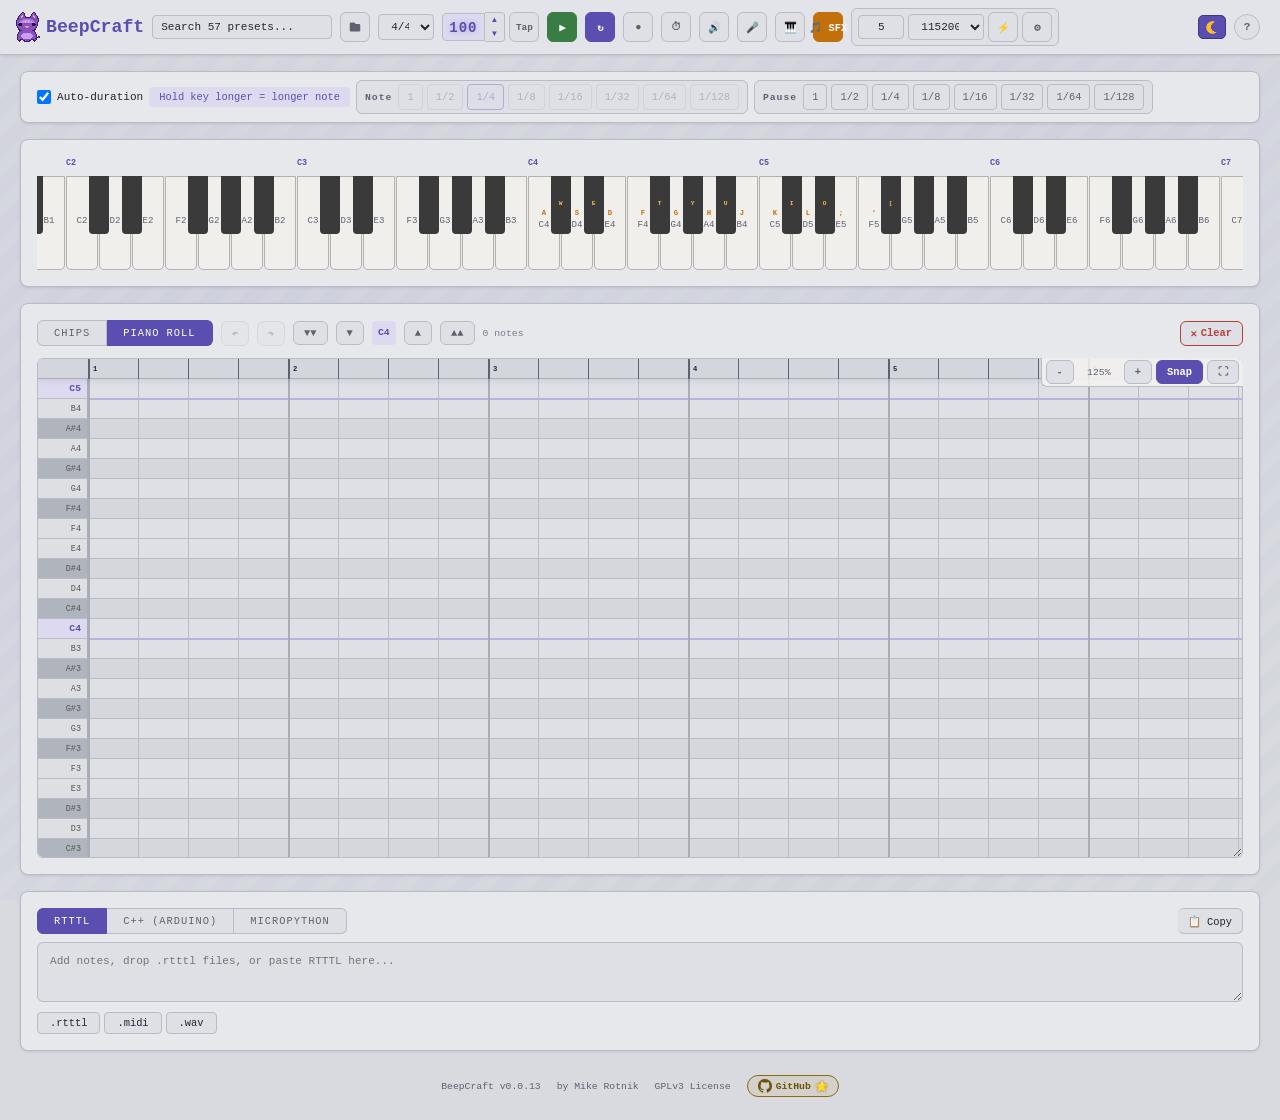
<file: index.html>
<!DOCTYPE html>
<html lang="en">
<head>
<meta charset="UTF-8">
<meta http-equiv="Content-Security-Policy" content="default-src 'self'; script-src 'self' 'unsafe-inline'; style-src 'self' 'unsafe-inline'; img-src 'self' data:; media-src 'self' blob:; connect-src 'self'; object-src 'none'; base-uri 'self'">
<title>BeepCraft</title>
<link rel="icon" href="data:image/svg+xml,<svg xmlns='http://www.w3.org/2000/svg' viewBox='0 0 100 100'><text y='.9em' font-size='90'>&#127925;</text></svg>">
<link rel="stylesheet" href="css/base.css">
<link rel="stylesheet" href="css/controls.css">
<link rel="stylesheet" href="css/keyboard.css">
<link rel="stylesheet" href="css/piano-roll.css">
<link rel="stylesheet" href="css/chips.css">
<link rel="stylesheet" href="css/dark.css">
</head>
<body>

<div class="top-bar" id="top-bar">
  <canvas id="dance-cat" width="32" height="32"></canvas>
  <h1><a href="https://mrotnik.github.io/beepcraft/" target="_blank" rel="noopener" style="color:inherit;text-decoration:none">BeepCraft</a></h1>
  <span class="preset-search-wrap tip-down" data-tip="Search presets">
    <input type="text" class="melody-search" id="melody-search" placeholder="Search presets..." autocomplete="off">
    <div class="preset-dropdown" id="preset-dropdown"></div>
  </span>
<input type="file" id="rtttl-dir-input" webkitdirectory multiple style="display:none">
  <input type="file" id="rtttl-file-input" multiple accept=".rtttl,.txt" style="display:none">
  <button class="btn btn-clear btn-sm tip-down" id="btn-load-rtttls" data-tip="Load .rtttl or .txt files (click for files, Shift+click for folder)"><svg width="14" height="14" viewBox="0 0 16 16" fill="currentColor" style="vertical-align:middle"><path d="M1 3.5A1.5 1.5 0 0 1 2.5 2h3.879a1.5 1.5 0 0 1 1.06.44l1.122 1.12A1.5 1.5 0 0 0 9.62 4H13.5A1.5 1.5 0 0 1 15 5.5v7a1.5 1.5 0 0 1-1.5 1.5h-11A1.5 1.5 0 0 1 1 12.5v-9z"/></svg><span class="btn-text">Load</span></button>
  <span class="tip-down" data-tip="Time signature (beats per measure) — affects grid lines and metronome accent"><select class="time-sig-select" id="time-sig">
    <option value="4/4" selected>4/4</option>
    <option value="3/4">3/4</option>
    <option value="6/8">6/8</option>
    <option value="2/4">2/4</option>
    <option value="5/4">5/4</option>
    <option value="7/8">7/8</option>
  </select></span>
  <span class="top-bar-bpm tip-down" data-tip="Beats per minute — click to edit, scroll to adjust"><span class="bpm-wrap"><span class="led-display" id="led-display">100</span><input type="number" class="bpm-input" id="bpm" value="100" min="40" max="300"><span class="bpm-arrows"><button class="bpm-arrow" id="bpm-up">&#9650;</button><button class="bpm-arrow" id="bpm-down">&#9660;</button></span></span> <button class="btn btn-clear btn-sm tip-down" id="btn-tap-tempo" data-tip="Tap repeatedly to set BPM">Tap</button></span>
  <button class="btn btn-play btn-sm tip-down" id="btn-play" data-tip="Play / Stop (Space)">&#9654;<span class="btn-text">Play</span></button>
  <button class="btn btn-loop btn-sm tip-down active" id="btn-loop" data-tip="Loop playback">&#8635;<span class="btn-text">Loop</span></button>
  <button class="btn btn-record btn-sm tip-down" id="btn-record" data-tip="Record mode — auto-detect gaps between notes">&#9679;<span class="btn-text">Record</span></button>
  <button class="btn btn-metronome btn-sm tip-down" id="btn-metronome" data-tip="Metronome — audible beat click (M)">&#9201;<span class="btn-text">Metronome</span></button>
  <input type="file" id="audio-file-input" accept=".wav,.mp3,.ogg,.m4a,audio/*" style="display:none">
  <button class="btn btn-clear btn-sm tip-down" id="btn-import-audio" data-tip="Import audio file (WAV/MP3) — detects monophonic melody pitches">&#128266;<span class="btn-text">Import</span></button>
  <button class="btn btn-clear btn-sm tip-down" id="btn-mic-record" data-tip="Record from microphone — detects melody pitches">&#127908;<span class="btn-text">Mic</span></button>
  <button class="btn btn-clear btn-sm tip-down" id="btn-midi" data-tip="Connect MIDI keyboard">&#127929;<span class="btn-text">MIDI</span></button>
  <button class="btn btn-sfx btn-sm tip-down" id="btn-sfx" data-tip="Generate sound effects (laser, explosion, jump, etc.)">&#127925; SFX</button>
  <span class="top-bar-group" id="serial-group">
    <span class="top-bar-group-label"><span style="font-size:1.3em">&#12336;</span> Serial</span>
    <span class="tip-down" data-tip="Buzzer GPIO pin number on your board"><input type="text" class="pin-input" id="buzzer-pin" value="5" maxlength="3"></span>
    <span class="tip-down" data-tip="Serial baud rate — must match your Arduino sketch"><select class="baud-select" id="baud-select">
      <option value="9600">9600</option>
      <option value="19200">19200</option>
      <option value="38400">38400</option>
      <option value="57600">57600</option>
      <option value="115200" selected>115200</option>
      <option value="230400">230400</option>
      <option value="460800">460800</option>
      <option value="921600">921600</option>
    </select></span>
    <button class="btn btn-clear btn-sm tip-down" id="btn-serial" data-tip="Connect to serial port (Chromium only)">&#9889;<span class="btn-text">Connect</span></button>
    <button class="btn btn-clear btn-sm tip-down" id="btn-serial-setup" data-tip="Show Arduino receiver sketch and setup instructions">&#9881;<span class="btn-text">Setup</span></button>
  </span>
  <span class="top-bar-pinned">
    <button class="theme-toggle tip-down" id="theme-toggle" data-tip="Toggle theme"><span class="moon-icon"></span></button>
    <button class="btn-help tip-down tip-right" id="btn-help" data-tip="Keyboard shortcuts (?)">?</button>
  </span>
</div>

<div class="section input-settings-bar">
  <label class="auto-label"><input type="checkbox" id="auto-mode" checked> Auto-duration</label>
  <span class="hold-hint" id="hold-hint">Hold key longer = longer note</span>
  <span class="top-bar-group">
    <span class="top-bar-group-label">Note</span>
    <button class="dur-btn" data-dur="1" data-tip="&#9711; Whole">1</button>
    <button class="dur-btn" data-dur="2" data-tip="&#9700; Half">1/2</button>
    <button class="dur-btn active" data-dur="4" data-tip="&#9833; Quarter">1/4</button>
    <button class="dur-btn" data-dur="8" data-tip="&#9834; Eighth">1/8</button>
    <button class="dur-btn" data-dur="16" data-tip="&#9835; 16th">1/16</button>
    <button class="dur-btn" data-dur="32" data-tip="&#9836; 32nd">1/32</button>
    <button class="dur-btn" data-dur="64" data-tip="&#9836; 64th">1/64</button>
    <button class="dur-btn" data-dur="128" data-tip="&#9836; 128th">1/128</button>
  </span>
  <span class="top-bar-group">
    <span class="top-bar-group-label">Pause</span>
    <button class="pause-btn" data-dur="1" data-tip="&#119102; Whole rest">1</button>
    <button class="pause-btn" data-dur="2" data-tip="&#119103; Half rest">1/2</button>
    <button class="pause-btn" data-dur="4" data-tip="&#119104; Quarter rest">1/4</button>
    <button class="pause-btn" data-dur="8" data-tip="&#119105; Eighth rest">1/8</button>
    <button class="pause-btn" data-dur="16" data-tip="&#119106; 16th rest">1/16</button>
    <button class="pause-btn" data-dur="32" data-tip="&#119106; 32nd rest">1/32</button>
    <button class="pause-btn" data-dur="64" data-tip="&#119106; 64th rest">1/64</button>
    <button class="pause-btn" data-dur="128" data-tip="&#119106; 128th rest">1/128</button>
  </span>
</div>

<div class="section">
  <div class="keyboard-wrap" id="keyboard-wrap">
    <div class="keyboard" id="keyboard"></div>
  </div>
</div>

<div class="section">
  <div class="seq-header">
    <div class="seq-header-left">
      <div class="view-tabs" style="margin-bottom:0;">
        <button class="view-tab" data-view="chips">Chips</button>
        <button class="view-tab active" data-view="roll">Piano Roll</button>
      </div>
      <button class="btn btn-clear btn-sm" id="btn-undo" disabled data-tip="Undo (Mod+Z)">&#8630;</button>
      <button class="btn btn-clear btn-sm" id="btn-redo" disabled data-tip="Redo (Mod+Y / Mod+Shift+Z)">&#8631;</button>
      <button class="btn btn-clear btn-sm" id="btn-octave-down" data-tip="Octave down (Z)">&#9660;&#9660;</button>
      <button class="btn btn-clear btn-sm" id="btn-pitch-down" data-tip="Pitch down (Arrow Down)">&#9660;</button>
      <span class="octave-badge" id="octave-badge" data-tip="Current keyboard octave">C4</span>
      <button class="btn btn-clear btn-sm" id="btn-pitch-up" data-tip="Pitch up (Arrow Up)">&#9650;</button>
      <button class="btn btn-clear btn-sm" id="btn-octave-up" data-tip="Octave up (X)">&#9650;&#9650;</button>
      <span class="info" id="note-count">0 notes</span>
      <span class="info" id="melody-stats"></span>
    </div>
    <span class="melody-name-wrap"><span class="melody-name" id="melody-name" data-tip="Click to rename"></span></span>
    <div class="seq-header-right">
      <button class="btn btn-clear btn-sm" id="btn-share-seq" data-tip="Copy shareable link" style="display:none">&#128279;</button>
      <button class="btn btn-danger btn-sm" id="btn-clear" data-tip="Clear all notes (C)">&#10005;<span class="btn-text">Clear</span></button>
    </div>
  </div>
  <div id="chips-view" style="display:none">
    <div class="sequence" id="sequence">
      <span class="empty-msg">No notes yet &mdash; click piano keys above</span>
    </div>
  </div>
  <div id="roll-view">
    <div class="piano-roll-wrapper">
      <div class="pr-zoom-controls tip-down tip-right" data-tip="Zoom — use +/- keys or scroll here">
        <button class="btn btn-clear btn-sm" id="btn-zoom-out">-</button>
        <input type="text" class="pr-zoom-input" id="pr-zoom-input" value="125%">
        <button class="btn btn-clear btn-sm" id="btn-zoom-in">+</button>
        <button class="btn btn-clear btn-sm active tip-down tip-right" id="btn-snap" data-tip="Snap notes to grid when dragging">Snap</button>
        <button class="btn btn-clear btn-sm tip-down tip-right" id="btn-pr-fullscreen" data-tip="Toggle fullscreen piano roll (Mod+Enter)">&#x26F6;</button>
      </div>
      <div class="piano-roll" id="piano-roll"></div>
    </div>
  </div>
  <p class="info" id="midi-info" style="display:none"></p>
</div>

<div class="section">
  <div class="view-tabs output-tabs" style="margin-bottom:0;">
    <button class="view-tab active" data-output="rtttl">RTTTL</button>
    <button class="view-tab" data-output="arduino">C++ (Arduino)</button>
    <button class="view-tab" data-output="micropython">MicroPython</button>
    <button class="copy-btn-tab" id="codegen-copy-btn" data-tip="Copy to clipboard">&#128203; Copy</button>
  </div>
  <div id="output-rtttl" style="margin-top:8px">
    <textarea id="rtttl-output" class="rtttl-textarea" placeholder="Add notes, drop .rtttl files, or paste RTTTL here..."></textarea>
    <div id="rtttl-warn" class="rtttl-warn" style="display:none">Overlapping notes — RTTTL is monophonic, positions will shift</div>
  </div>
  <div id="output-arduino" style="display:none; margin-top:8px">
    <div class="codegen-options-row">
      <p class="info" style="margin:0">Works on any Arduino-compatible board: ESP32, STM32, nRF52, ATmega, RP2040, etc.</p>
      <span class="repeat-wrap tip-down" data-tip="Repeat count (0 = loop forever)"><span class="repeat-label">Repeat</span><button class="repeat-btn" data-target="codegen-repeat" data-dir="-1">-</button><input type="number" class="repeat-input" id="codegen-repeat" value="0" min="0" max="999"><button class="repeat-btn" data-target="codegen-repeat" data-dir="1">+</button></span>
      <label class="loop-toggle tip-down" data-tip="Strip comments and whitespace for smaller code size"><input type="checkbox" id="codegen-compact"> Compact</label>
    </div>
    <pre class="code-display" id="output"><code data-placeholder="Add notes to generate code..."></code></pre>
  </div>
  <div id="output-micropython" style="display:none; margin-top:8px">
    <div class="codegen-options-row">
      <p class="info" style="margin:0">ESP32 / RP2040 with MicroPython — uses PWM for tone generation</p>
      <span class="repeat-wrap tip-down" data-tip="Repeat count (0 = loop forever)"><span class="repeat-label">Repeat</span><button class="repeat-btn" data-target="codegen-mp-repeat" data-dir="-1">-</button><input type="number" class="repeat-input" id="codegen-mp-repeat" value="0" min="0" max="999"><button class="repeat-btn" data-target="codegen-mp-repeat" data-dir="1">+</button></span>
    </div>
    <pre class="code-display" id="output-mp"><code data-placeholder="Add notes to generate code..."></code></pre>
  </div>
  <div class="codegen-actions">
    <button class="copy-btn-sm" id="rtttl-save-btn" data-tip="Download as .rtttl file">.rtttl</button>
    <button class="copy-btn-sm" id="midi-save-btn" data-tip="Download as Standard MIDI file">.midi</button>
    <button class="copy-btn-sm" id="wav-save-btn" data-tip="Download melody as WAV audio file">.wav</button>
    <button class="copy-btn-sm" id="btn-share" data-tip="Copy shareable link to clipboard" style="display:none">Share</button>
  </div>
</div>

<div class="modal-overlay" id="hotkey-modal" style="display:none">
  <div class="modal-content">
    <div class="modal-header">
      <h3>Keyboard Shortcuts</h3>
      <button class="modal-close" id="hotkey-modal-close">&times;</button>
    </div>
    <table class="hotkey-table">
      <tr><td><kbd>Space</kbd></td><td>Play / Stop</td></tr>
      <tr><td><kbd>Backspace</kbd></td><td>Remove last note</td></tr>
      <tr><td><kbd>Delete</kbd></td><td>Delete selected note</td></tr>
      <tr><td><kbd>Mod+Z</kbd></td><td>Undo</td></tr>
      <tr><td><kbd>Mod+Y</kbd> / <kbd>Mod+Shift+Z</kbd></td><td>Redo</td></tr>
      <tr><td><kbd>Mod+A</kbd></td><td>Select all notes</td></tr>
      <tr><td><kbd>Mod+C</kbd></td><td>Copy selected notes</td></tr>
      <tr><td><kbd>Mod+X</kbd></td><td>Cut selected notes</td></tr>
      <tr><td><kbd>Mod+V</kbd></td><td>Paste notes</td></tr>
      <tr><td><kbd>Mod+D</kbd></td><td>Duplicate selected notes</td></tr>
      <tr><td><kbd>Mod+G</kbd></td><td>Group/ungroup selected notes</td></tr>
      <tr><td><kbd>Mod+M</kbd></td><td>Merge adjacent same-pitch notes</td></tr>
      <tr><td><kbd>Z</kbd></td><td>Octave down (transpose)</td></tr>
      <tr><td><kbd>X</kbd></td><td>Octave up (transpose)</td></tr>
      <tr><td><kbd>C</kbd></td><td>Clear all notes</td></tr>
      <tr><td><kbd>&#9650;</kbd> / <kbd>&#9660;</kbd></td><td>Pitch up / down (semitone)</td></tr>
      <tr><td><kbd>+</kbd> / <kbd>-</kbd></td><td>Zoom piano roll in / out</td></tr>
      <tr><td><kbd>Mod+Scroll</kbd></td><td>Zoom piano roll in / out</td></tr>
      <tr><td><kbd>Middle mouse</kbd> + drag</td><td>Pan piano roll</td></tr>
      <tr><td><kbd>A S D F G H J K L ; '</kbd></td><td>White piano keys</td></tr>
      <tr><td><kbd>W E T Y U I O [</kbd></td><td>Black piano keys</td></tr>
      <tr><td><kbd>Right-click</kbd></td><td>Remove note (piano roll)</td></tr>
      <tr><td><kbd>Shift</kbd> + drag</td><td>Clone note(s)</td></tr>
      <tr><td><kbd>M</kbd></td><td>Toggle metronome</td></tr>
      <tr><td><kbd>Mod+Enter</kbd></td><td>Fullscreen piano roll</td></tr>
      <tr><td><kbd>Esc</kbd></td><td>Exit fullscreen / close modal</td></tr>
      <tr><td>Drop files</td><td>Import MIDI, audio, or RTTTL files</td></tr>
      <tr><td><kbd>?</kbd></td><td>Toggle this help</td></tr>
    </table>
  </div>
</div>

<div class="modal-overlay" id="serial-setup-modal" style="display:none">
  <div class="modal-content" style="max-width:580px">
    <div class="modal-header">
      <h3>Arduino Serial Setup</h3>
      <button class="modal-close" id="serial-setup-close">&times;</button>
    </div>
    <div class="serial-setup-steps">
      <p><strong>1.</strong> Upload this sketch to your Arduino board:</p>
      <textarea id="serial-sketch" readonly class="serial-sketch-textarea"></textarea>
      <button class="copy-btn" id="serial-sketch-copy">&#128203; Copy sketch</button>
      <p style="margin-top:12px"><strong>2.</strong> Close Arduino Serial Monitor (only one app can use a COM port)</p>
      <p><strong>3.</strong> Set the baud rate and pin above to match your sketch</p>
      <p><strong>4.</strong> Click <strong>Serial</strong> to connect, then <strong>Play</strong> to send notes</p>
    </div>
  </div>
</div>

<div class="modal-overlay" id="sfx-modal" style="display:none">
  <div class="modal-content" style="max-width:1300px">
    <div class="modal-header">
      <h3>SFX Generator</h3>
      <div class="sfx-header-actions">
        <button class="btn btn-clear btn-sm tip-down" id="sfx-graph-play" data-tip="Preview (Space)">&#9654;</button>
        <button class="btn btn-clear btn-sm tip-down" id="sfx-graph-snap" data-tip="Snap to nearby dot frequency">Snap</button>
        <span class="sfx-header-sep"></span>
        <button class="btn btn-clear btn-sm tip-down" id="sfx-undo" data-tip="Undo" disabled>&#8630;</button>
        <button class="btn btn-clear btn-sm tip-down" id="sfx-redo" data-tip="Redo" disabled>&#8631;</button>
        <span class="sfx-header-sep"></span>
        <button class="btn btn-clear btn-xs tip-down" id="sfx-oct-down" data-tip="Octave down (-12)">-12</button>
        <button class="btn btn-clear btn-xs tip-down" id="sfx-semi-down" data-tip="Semitone down (-1)">-1</button>
        <button class="btn btn-clear btn-xs tip-down" id="sfx-semi-up" data-tip="Semitone up (+1)">+1</button>
        <button class="btn btn-clear btn-xs tip-down" id="sfx-oct-up" data-tip="Octave up (+12)">+12</button>
      </div>
      <button class="modal-close" id="sfx-modal-close">&times;</button>
    </div>
    <div class="sfx-presets">
      <button class="sfx-preset-btn sfx-dice" id="sfx-dice" data-tip="Randomize all"><svg width="16" height="16" viewBox="0 0 16 16" fill="currentColor" style="vertical-align:middle"><rect x="1" y="1" width="14" height="14" rx="2.5" fill="none" stroke="currentColor" stroke-width="1.5"/><circle cx="4.5" cy="4.5" r="1.3"/><circle cx="11.5" cy="4.5" r="1.3"/><circle cx="4.5" cy="11.5" r="1.3"/><circle cx="11.5" cy="11.5" r="1.3"/><circle cx="8" cy="8" r="1.3"/></svg></button>
    </div>
    <div style="position:relative">
      <canvas id="sfx-graph" class="sfx-graph" height="180"></canvas>
      <div id="sfx-graph-tip" class="sfx-graph-tip" style="display:none"></div>
    </div>
    <canvas id="sfx-waveform" class="sfx-waveform" height="80"></canvas>
    <div class="sfx-params">
      <label>Start freq <span class="sfx-value" id="sfx-start-freq-val">3000 Hz</span></label>
      <input type="range" id="sfx-start-freq" min="31" max="8000" value="3000">
      <label>End freq <span class="sfx-value" id="sfx-end-freq-val">300 Hz</span></label>
      <input type="range" id="sfx-end-freq" min="31" max="8000" value="300">
      <label>Duration <span class="sfx-value" id="sfx-duration-val">200 ms</span></label>
      <input type="range" id="sfx-duration" min="20" max="2000" value="200">
      <label>Curve</label>
      <div class="sfx-btn-row">
        <button class="sfx-opt-btn active" data-sfx-curve="linear">Linear</button>
        <button class="sfx-opt-btn" data-sfx-curve="exponential">Exp</button>
        <button class="sfx-opt-btn" data-sfx-curve="logarithmic">Log</button>
        <button class="sfx-opt-btn" data-sfx-curve="scurve">S-curve</button>
        <button class="sfx-opt-btn" data-sfx-curve="pingpong">Ping-pong</button>
        <button class="sfx-opt-btn" data-sfx-curve="bounce">Bounce</button>
        <button class="sfx-opt-btn" data-sfx-curve="stairs">Stairs</button>
        <button class="sfx-opt-btn" data-sfx-curve="sawtooth">Sawtooth</button>
        <button class="sfx-opt-btn" data-sfx-curve="wobble">Wobble</button>
        <button class="sfx-opt-btn" data-sfx-curve="noise">Noise</button>
        <button class="sfx-opt-btn" data-sfx-curve="random">Random</button>
      </div>
      <label>Wave <span class="sfx-hint">(browser preview only — piezo buzzer is always square)</span></label>
      <div class="sfx-btn-row">
        <button class="sfx-opt-btn sfx-wave-btn active" data-sfx-wave="square" data-tip="Square"><svg viewBox="0 0 24 12" width="24" height="12"><polyline points="0,10 0,2 6,2 6,10 12,10 12,2 18,2 18,10 24,10" fill="none" stroke="currentColor" stroke-width="1.5"/></svg></button>
        <button class="sfx-opt-btn sfx-wave-btn" data-sfx-wave="sawtooth" data-tip="Sawtooth"><svg viewBox="0 0 24 12" width="24" height="12"><polyline points="0,10 8,2 8,10 16,2 16,10 24,2" fill="none" stroke="currentColor" stroke-width="1.5"/></svg></button>
        <button class="sfx-opt-btn sfx-wave-btn" data-sfx-wave="triangle" data-tip="Triangle"><svg viewBox="0 0 24 12" width="24" height="12"><polyline points="0,10 6,2 12,10 18,2 24,10" fill="none" stroke="currentColor" stroke-width="1.5"/></svg></button>
        <button class="sfx-opt-btn sfx-wave-btn" data-sfx-wave="sine" data-tip="Sine"><svg viewBox="0 0 24 12" width="24" height="12"><path d="M0,6 C3,0 6,0 9,6 C12,12 15,12 18,6 C21,0 24,0 24,6" fill="none" stroke="currentColor" stroke-width="1.5"/></svg></button>
      </div>
      <label>Grains <span class="sfx-value" id="sfx-grains-val">20</span></label>
      <span class="sfx-grain-presets">
        <button class="btn btn-clear btn-xs" data-grains="2">Min</button>
        <button class="btn btn-clear btn-xs" data-grains="4">Few</button>
        <button class="btn btn-clear btn-xs" data-grains="20">Med</button>
        <button class="btn btn-clear btn-xs" data-grains="50">Many</button>
        <button class="btn btn-clear btn-xs" data-grains="64">Max</button>
      </span>
      <input type="range" id="sfx-grains" min="2" max="64" value="20">
      <label class="sfx-quantize-label"><input type="checkbox" id="sfx-quantize"> Pitch quantize (snap to notes)</label>
    </div>
    <div class="sfx-actions">
      <button class="btn btn-clear btn-sm" id="sfx-swap" data-tip="Swap start/end frequency">&#8646; Swap</button>
      <button class="btn btn-clear btn-sm" id="sfx-reverse" data-tip="Reverse grain order">&#8634; Reverse</button>
      <button class="btn btn-clear btn-sm" id="sfx-reset-timing" data-tip="Reset timing to even spacing">Reset timing</button>
      <button class="btn btn-clear btn-sm" id="sfx-mic" data-tip="Record sound from microphone">&#127908; Record</button>
      <button class="btn btn-clear btn-sm" id="sfx-import-audio" data-tip="Import WAV/MP3 as SFX"><svg width="14" height="14" viewBox="0 0 16 16" fill="currentColor" style="vertical-align:middle"><path d="M1 3.5A1.5 1.5 0 0 1 2.5 2h3.879a1.5 1.5 0 0 1 1.06.44l1.122 1.12A1.5 1.5 0 0 0 9.62 4H13.5A1.5 1.5 0 0 1 15 5.5v7a1.5 1.5 0 0 1-1.5 1.5h-11A1.5 1.5 0 0 1 1 12.5v-9z"/></svg> Import</button>
      <input type="file" id="sfx-import-file" accept="audio/*" style="display:none">
      <button class="btn btn-clear btn-sm" id="sfx-copy-json" data-tip="Copy SFX params as JSON">Copy JSON</button>
      <button class="btn btn-clear btn-sm" id="sfx-copy-fn" data-tip="Copy as standalone Arduino/MicroPython function">Copy Function</button>
      <button class="btn btn-clear btn-sm" id="sfx-export-wav" data-tip="Download SFX as WAV file">Export WAV</button>
      <button class="btn btn-clear btn-sm" id="sfx-preview">Preview</button>
      <button class="btn btn-clear btn-sm" id="sfx-save" data-tip="Save as custom preset">Save</button>
      <button class="btn btn-play btn-sm" id="sfx-insert" data-tip="Insert SFX into melody (Enter)">Insert</button>
    </div>
  </div>
</div>

<div class="modal-overlay" id="import-modal" style="display:none">
  <div class="modal-content" style="max-width:350px;text-align:center;padding:30px">
    <div id="import-status" style="font-size:1.1em">Analyzing audio...</div>
  </div>
</div>

<footer class="app-footer">
  <span id="app-version">BeepCraft</span>
  <span>by Mike Rotnik</span>
  <span>GPLv3 License</span>
  <a href="https://github.com/mrotnik/beepcraft" target="_blank" rel="noopener" class="star-cta" data-tip="Give us a &#11088; on GitHub"><svg width="14" height="14" viewBox="0 0 16 16" fill="currentColor"><path d="M8 0C3.58 0 0 3.58 0 8c0 3.54 2.29 6.53 5.47 7.59.4.07.55-.17.55-.38 0-.19-.01-.82-.01-1.49-2.01.37-2.53-.49-2.69-.94-.09-.23-.48-.94-.82-1.13-.28-.15-.68-.52-.01-.53.63-.01 1.08.58 1.23.82.72 1.21 1.87.87 2.33.66.07-.52.28-.87.51-1.07-1.78-.2-3.64-.89-3.64-3.95 0-.87.31-1.59.82-2.15-.08-.2-.36-1.02.08-2.12 0 0 .67-.21 2.2.82.64-.18 1.32-.27 2-.27.68 0 1.36.09 2 .27 1.53-1.04 2.2-.82 2.2-.82.44 1.1.16 1.92.08 2.12.51.56.82 1.27.82 2.15 0 3.07-1.87 3.75-3.65 3.95.29.25.54.73.54 1.48 0 1.07-.01 1.93-.01 2.2 0 .21.15.46.55.38A8.01 8.01 0 0016 8c0-4.42-3.58-8-8-8z"/></svg> GitHub <span class="star-icon">&#11088;</span></a>
</footer>

<div class="toast" id="toast"></div>
<script src="js/state.js"></script>
<script src="js/constants.js"></script>
<script src="js/duration.js"></script>
<script src="js/audio.js"></script>
<script src="js/audio-import.js"></script>
<script src="js/rtttl.js"></script>
<script src="js/codegen.js"></script>
<script src="js/ui.js"></script>
<script src="js/sfx.js"></script>
<script src="js/dancing-cat.js"></script>
<script src="js/playback.js"></script>
<script src="js/keyboard.js"></script>
<script src="js/piano-roll.js"></script>
<script src="js/chips.js"></script>
<script src="js/midi.js"></script>
<script src="js/serial.js"></script>
<script src="js/main.js"></script>
</body>
</html>
</file>
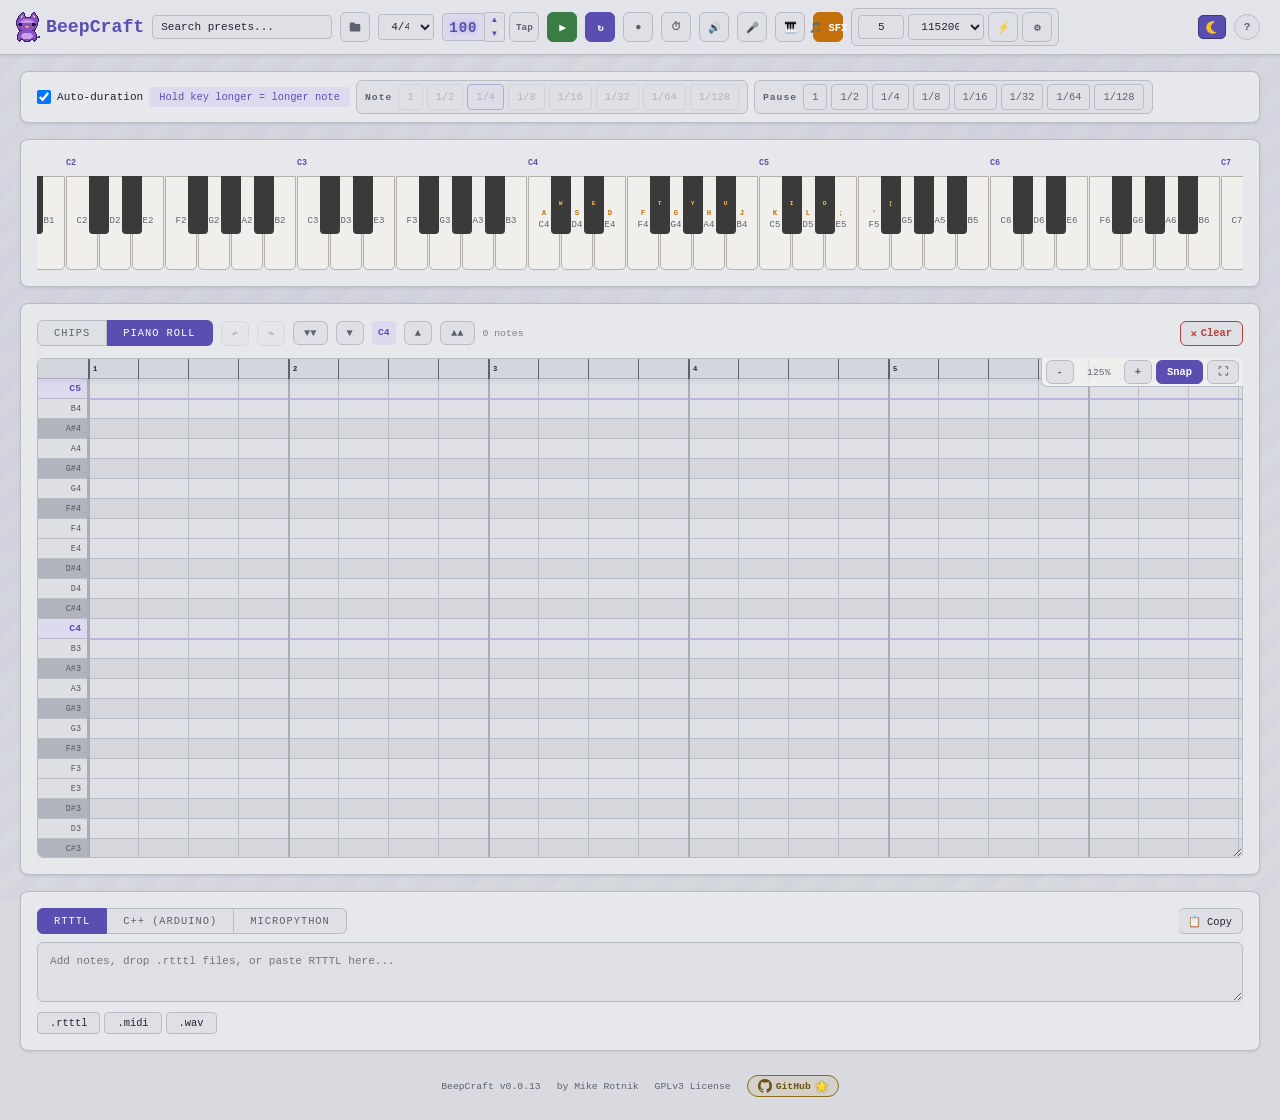
<file: beepcraft.html>
<!DOCTYPE html>
<html lang="en">
<head>
<meta charset="UTF-8">
<meta http-equiv="Content-Security-Policy" content="default-src 'self'; script-src 'self' 'unsafe-inline'; style-src 'self' 'unsafe-inline'; img-src 'self' data:; media-src 'self' blob:; connect-src 'self'; object-src 'none'; base-uri 'self'">
<title>BeepCraft</title>
<link rel="icon" href="data:image/svg+xml,<svg xmlns='http://www.w3.org/2000/svg' viewBox='0 0 100 100'><text y='.9em' font-size='90'>&#127925;</text></svg>">
<style>
:root {
  --bg: #d8dae0;
  --text: #222530;
  --accent: #5a4fb0;
  --accent-bg: #dddaf0;
  --section-bg: #e6e8ec;
  --section-border: #b8bcc6;
  --section-shadow: rgba(0,0,0,0.1);
  --muted: #5e6270;
  --input-bg: #e6e8ec;
  --input-border: #a8adb8;
  --subtle-bg: #dee0e5;
  --error: #b5403a;
  --success: #3a7d44;
  --warning: #c4700a;
  --warning-bg: #eee4d0;
  --info-color: #7a7e8a;
  --top-bar-bg: #e2e4e9;
  --top-bar-border: #b8bcc6;
  --dropdown-bg: #e6e8ec;
  --dropdown-border: #b8bcc6;
  --dropdown-hover: #dee0e5;
  --selection: #f59e0b;
  --key-white: #f0efec;
  --key-white-border: #b5b1ab;
  --key-white-hover: #d8d2f0;
  --key-white-pressed: #beb4e6;
  --key-black: #3a3a3a;
  --key-black-text: #999;
  --key-black-pressed: #5a48b0;
  --key-binding: #ffb74d;
  --pr-label-bg: #dddfe3;
  --pr-label-text: #555;
  --pr-label-black: #b0b4bc;
  --chip-remove-hover: #d04a44;
  --chip-highlight: #d8d2f0;
  --chip-playing: #e0c860;
  --chip-playing-border: #c4a830;
  --sfx-group-bg: #3a7d44;
  --sfx-group-text: #fff;
  --textarea-bg: #dde4d8;
  --textarea-text: #2e4a24;
  --textarea-border: #aeb8a4;
  --pr-label-w: 50px;
  --pr-row-h: 20px;
  --pr-timeline-h: 20px;
  --modal-max-w: 460px;
}

* { box-sizing: border-box; margin: 0; padding: 0; user-select: none; -webkit-user-select: none; }
input, textarea, [contenteditable] { user-select: text; -webkit-user-select: text; }
html { overflow-x: clip; }
body {
  font-family: monospace; background: var(--bg); color: var(--text); padding: 20px; padding-top: 60px;
  background-image:
    radial-gradient(circle at 20% 50%, rgba(90,79,176,0.07) 0%, transparent 50%),
    radial-gradient(circle at 80% 20%, rgba(90,79,176,0.05) 0%, transparent 40%),
    radial-gradient(circle at 60% 80%, rgba(58,125,68,0.04) 0%, transparent 40%),
    linear-gradient(135deg, transparent 25%, rgba(90,79,176,0.025) 25%, rgba(90,79,176,0.025) 50%, transparent 50%, transparent 75%, rgba(90,79,176,0.025) 75%);
  background-size: 100% 100%, 100% 100%, 100% 100%, 40px 40px;
  background-attachment: fixed;
}
::selection { background: var(--accent); color: #fff; }
h1 { color: var(--accent); font-size: 1.4em; margin: 0; white-space: nowrap; }

.top-bar {
  position: sticky; top: 0; z-index: 50;
  display: flex; align-items: center; gap: 8px 16px; flex-wrap: wrap;
  background: var(--top-bar-bg); border-bottom: 1px solid var(--top-bar-border);
  padding: 8px 80px 8px 20px; margin: -60px -20px 16px -20px;
  box-shadow: 0 1px 3px var(--section-shadow);
}
.top-bar-bpm { font-size: 0.9em; white-space: nowrap; display: inline-flex; align-items: center; gap: 4px; }
.top-bar .btn { height: 30px; justify-content: center; white-space: nowrap; }
.top-bar-pinned {
  position: absolute; right: 20px; top: 50%; transform: translateY(-50%);
  display: flex; align-items: center; gap: 8px;
}

.section { background: var(--section-bg); border-radius: 8px; padding: 16px; margin-bottom: 16px; border: 1px solid var(--section-border); box-shadow: 0 1px 3px var(--section-shadow); }
.section h2 { font-size: 0.8em; color: var(--muted); text-transform: uppercase; letter-spacing: 1px; margin-bottom: 12px; }

.subsection-label { font-size: 0.75em; color: var(--muted); text-transform: uppercase; letter-spacing: 1px; margin-bottom: 8px; font-weight: bold; }

.info { font-size: 0.75em; color: var(--info-color); margin-top: 6px; }

textarea {
  width: 100%; height: 200px; background: var(--textarea-bg); color: var(--textarea-text);
  border: 1px solid var(--textarea-border); border-radius: 6px; padding: 12px;
  font-family: monospace; font-size: 0.85em; resize: vertical;
}
.rtttl-textarea {
  height: 60px; background: var(--subtle-bg); color: var(--text);
  border-color: var(--section-border);
}
.code-display {
  width: 100%; overflow: auto; background: var(--textarea-bg); color: var(--textarea-text);
  border: 1px solid var(--textarea-border); border-radius: 6px; padding: 12px;
  font-family: monospace; font-size: 0.85em; margin: 0; white-space: pre-wrap; word-break: break-all; line-height: 1.4;
}
.code-display code { font-family: inherit; font-size: inherit; }
.code-display code:empty::before { content: attr(data-placeholder); color: var(--muted); }
.hl-keyword { color: #7b5bb5; font-weight: 600; }
.hl-preproc { color: #986032; }
.hl-comment { color: #8a8a8a; font-style: italic; }
.hl-func { color: #2a7e4f; }
.hl-const { color: #b5543e; }
.hl-num { color: #1a6da0; }
.codegen-options-row { display: flex; align-items: center; gap: 12px; margin: 0 0 4px; }
.copy-btn {
  margin-top: 8px; padding: 7px 16px; background: var(--subtle-bg); color: var(--text);
  border: 1px solid var(--section-border); border-radius: 6px; cursor: pointer; font-family: monospace;
}
.copy-btn:hover { background: var(--section-border); }

.toast {
  position: fixed; top: 60px; left: 50%; transform: translateX(-50%);
  background: var(--section-bg); color: var(--text); border: 1px solid var(--section-border);
  border-radius: 8px; padding: 12px 24px; font-family: monospace; font-size: 0.9em;
  box-shadow: 0 4px 16px rgba(0,0,0,0.15); z-index: 100; opacity: 0;
  transition: opacity 0.2s; pointer-events: none; text-align: center;
}
.toast.visible { opacity: 1; }
.toast.error { border-color: var(--error); color: var(--error); }

.app-footer {
  display: flex; justify-content: center; align-items: center; gap: 16px; padding: 8px 0 4px;
  font-size: 0.75em; color: var(--muted); font-family: monospace;
}
.app-footer span { white-space: nowrap; }
.app-footer a { display: inline-flex; align-items: center; gap: 4px; }
.star-cta { padding: 3px 10px; border-radius: 12px; border: 1px solid #8b6914; color: #6b5210; text-decoration: none; font-weight: 600; background: rgba(180, 130, 20, 0.1); transition: all 0.2s; }
.star-cta:hover { background: #c8960c; color: #fff; border-color: #c8960c; box-shadow: 0 0 10px rgba(200, 150, 12, 0.5); }
.star-icon { font-size: 1.1em; filter: drop-shadow(0 0 1px #8b6914); }

body.drag-overlay::after {
  content: 'Drop audio, MIDI, or .rtttl file(s) here';
  position: fixed; top: 0; left: 0; right: 0; bottom: 0;
  background: rgba(112,93,207,0.15); border: 3px dashed var(--accent);
  display: flex; align-items: center; justify-content: center;
  font-family: monospace; font-size: 1.4em; color: var(--accent);
  z-index: 200; pointer-events: none;
}

.top-bar.compact-1 { gap: 6px 8px; padding-left: 12px; }
.top-bar.compact-1 .btn-sm { padding: 5px 8px; width: 30px; }
.top-bar.compact-1 .btn-text { display: none; }
.top-bar.compact-1 .top-bar-group { padding: 3px 6px; }
.top-bar.compact-1 .top-bar-group-label { display: none; }
.top-bar.compact-1 .preset-search-wrap { max-width: 180px; }

.top-bar.compact-2 h1 { display: none; }
.top-bar.compact-2 .preset-search-wrap { max-width: 140px; }

.top-bar.compact-3 { gap: 4px 6px; padding-left: 8px; }
.top-bar.compact-3 .preset-search-wrap { max-width: 100px; min-width: 60px; }
.top-bar.compact-3 #serial-group { display: none; }

.hidden { display: none !important; }

[data-tip] { position: relative; }
[data-tip]::after {
  content: attr(data-tip);
  position: absolute; bottom: calc(100% + 8px); left: 50%; transform: translateX(-50%) scale(0.95);
  padding: 8px 14px; border-radius: 6px; font-size: 12px; font-weight: normal;
  white-space: nowrap; pointer-events: none; opacity: 0; z-index: 60;
  background: var(--section-bg); color: var(--text); border: 1px solid var(--section-border);
  box-shadow: 0 4px 12px rgba(0,0,0,0.1);
  transition: opacity 0.15s, transform 0.15s;
  font-family: monospace; letter-spacing: 0;
}
[data-tip]:hover::after { opacity: 1; transform: translateX(-50%) scale(1); transition-delay: 0.4s; }
[data-tip].tip-down::after { bottom: auto; top: calc(100% + 8px); }
[data-tip].tip-right::after { left: auto; right: 0; transform: translateX(0) scale(0.95); }
[data-tip].tip-right:hover::after { transform: translateX(0) scale(1); }
[data-tip]:has(> [data-tip]:hover)::after { opacity: 0 !important; }

.bpm-wrap { display: inline-flex; align-items: center; gap: 0; }
.led-display {
  background: var(--accent-bg); color: var(--accent); font-family: monospace; font-size: 1.2em; font-weight: bold;
  padding: 0 6px; border-radius: 4px 0 0 4px; border: 1px solid var(--section-border);
  min-width: 38px; text-align: center; letter-spacing: 1px; cursor: pointer;
  text-shadow: 0 0 6px color-mix(in srgb, var(--accent) 40%, transparent); line-height: 28px; height: 28px;
}
.led-display:hover { text-shadow: 0 0 10px color-mix(in srgb, var(--accent) 60%, transparent); }
.bpm-input {
  width: 52px; padding: 6px 4px; border: 1px solid var(--input-border); border-radius: 0;
  font-family: monospace; font-size: 1em; text-align: center;
  -moz-appearance: textfield; display: none;
}
.bpm-input.editing { display: block; }
.bpm-input::-webkit-inner-spin-button,
.bpm-input::-webkit-outer-spin-button { -webkit-appearance: none; margin: 0; }
.bpm-arrows {
  display: flex; flex-direction: column; border: 1px solid var(--section-border); border-left: none;
  border-radius: 0 4px 4px 0; overflow: hidden;
}
.bpm-arrow {
  background: var(--subtle-bg); border: none; cursor: pointer; padding: 0 6px;
  font-size: 0.55em; line-height: 1; color: var(--accent); display: flex; align-items: center;
  height: 14px;
}
.bpm-arrow:hover { background: var(--section-border); }
.bpm-arrow:active { background: var(--accent); color: #fff; }
.tap-flash { background: var(--accent) !important; color: #fff !important; border-color: var(--accent) !important; }
.hold-hint { font-size: 0.8em; color: var(--accent); background: var(--accent-bg); padding: 4px 10px; border-radius: 4px; text-transform: none; letter-spacing: 0; font-weight: normal; }

.input-settings-bar {
  display: flex; align-items: center; gap: 6px; flex-wrap: wrap;
  padding: 8px 16px;
}
.input-settings-bar.compact-1 .hold-hint { display: none; }
.input-settings-bar.compact-2 .dur-btn,
.input-settings-bar.compact-2 .pause-btn { padding: 4px 5px; }
.input-settings-bar.compact-3 .top-bar-group-label { display: none; }
.input-settings-bar.compact-3 { gap: 4px; }
.input-settings-bar.compact-4 .dur-btn[data-dur="64"],
.input-settings-bar.compact-4 .dur-btn[data-dur="128"],
.input-settings-bar.compact-4 .pause-btn[data-dur="64"],
.input-settings-bar.compact-4 .pause-btn[data-dur="128"] { display: none; }
.auto-label {
  font-size: 0.85em; display: flex; align-items: center; gap: 6px; cursor: pointer;
}
.auto-label input { width: 14px; height: 14px; cursor: pointer; }
.dur-btn, .pause-btn {
  padding: 6px 8px; font-size: 0.8em;
  border: 1px solid var(--section-border); background: none;
  color: var(--muted); border-radius: 4px; cursor: pointer; font-family: monospace;
  transition: border-color 0.1s, color 0.1s, background 0.1s; text-align: center;
  white-space: nowrap;
}
.dur-btn.active { border-color: var(--accent); color: var(--accent); background: var(--accent-bg); }
.dur-btn:hover, .pause-btn:hover { border-color: var(--muted); color: var(--text); background: var(--section-border); }
.dur-btn:disabled { opacity: 0.35; cursor: default; }

.view-tabs { display: flex; gap: 0; margin-bottom: 12px; }
.view-tab {
  padding: 6px 16px; border: 1px solid var(--section-border); background: var(--subtle-bg);
  color: var(--muted); cursor: pointer; font-family: monospace; font-size: 0.8em;
  text-transform: uppercase; letter-spacing: 1px; transition: all 0.1s;
}
.view-tab:first-child { border-radius: 6px 0 0 6px; }
.view-tab + .view-tab { border-left: none; }
.view-tab + :not(.view-tab) { border-left: none; }
.view-tab:has(+ :not(.view-tab)), .view-tab:last-child { border-radius: 0 6px 6px 0; }
.view-tab.active { background: var(--accent); color: #fff; border-color: var(--accent); }
.view-tab:hover:not(.active) { background: var(--accent-bg); }

.seq-header { display: flex; align-items: center; gap: 8px; margin-bottom: 12px; flex-wrap: wrap; position: relative; }
.seq-header .info { margin: 0; }
.seq-header-left { display: flex; align-items: center; gap: 8px; z-index: 1; }
.seq-header-right { display: flex; align-items: center; gap: 6px; margin-left: auto; z-index: 1; }
.seq-header.compact-1 #melody-stats { display: none; }
.seq-header.compact-2 .seq-header-left { gap: 4px; }
.seq-header.compact-2 .seq-header-left .btn-sm { padding: 4px 6px; }
.seq-header.compact-3 #note-count { display: none; }
.seq-header.compact-3 #btn-clear .btn-text { display: none; }

.btn {
  padding: 9px 18px; border: 1px solid transparent; border-radius: 6px;
  cursor: pointer; font-family: monospace; font-size: 0.9em; font-weight: bold;
  display: inline-flex; align-items: center; gap: 4px;
}
.btn-sm { padding: 5px 10px; font-size: 0.8em; }
.btn-play  { background: var(--success); color: #fff; border-color: var(--success); }
.btn-sfx   { background: #c4700a; color: #fff; border-color: #c4700a; }
.btn-sfx:hover { filter: brightness(1.15); }
#dance-cat { vertical-align: middle; margin-left: 2px; margin-right: -4px; image-rendering: pixelated; }
.btn-stop  { background: var(--error); color: #fff; border-color: var(--error); }
.btn-clear { background: var(--subtle-bg); color: var(--muted); border-color: var(--section-border); }
.btn-danger { background: var(--subtle-bg); color: var(--error); border-color: var(--error); }
.btn-danger:hover { background: var(--error); color: #fff; opacity: 1; }
.btn-record { background: var(--subtle-bg); color: var(--muted); border-color: var(--section-border); }
.btn-metronome { background: var(--subtle-bg); color: var(--muted); border-color: var(--section-border); }
.btn-metronome.active { background: var(--warning); color: #fff; border-color: var(--warning); }
.btn-loop { background: var(--subtle-bg); color: var(--muted); border: 1px solid var(--section-border); }
.btn-loop.active, #btn-snap.active, #btn-midi.active, #btn-serial.active { background: var(--accent); color: #fff; border-color: var(--accent); }
.octave-badge {
  font-size: 0.75em; font-weight: bold; color: var(--accent); font-family: monospace;
  padding: 7px 6px; border-radius: 4px; background: var(--accent-bg);
  min-width: 24px; text-align: center; transition: transform 0.15s;
  line-height: 1;
}
.octave-badge.flash { animation: octave-badge-flash 0.3s ease-out; }
@keyframes octave-badge-flash { 0% { transform: scale(1.3); } 100% { transform: scale(1); } }
.metro-indicator { display: inline-block; width: 1em; text-align: center; font-size: 1em; transition: opacity 0.05s; opacity: 0.3; margin-right: 2px; }
.btn-record.recording { background: var(--error); color: #fff; border-color: var(--error); animation: pulse-rec 1s infinite; }
#btn-mic-record.recording { background: var(--error); color: #fff; border-color: var(--error); animation: pulse-rec 1s infinite; }
.btn:hover:not(:disabled) { opacity: 0.85; }
.btn-clear.active { background: var(--accent); color: #fff; border-color: var(--accent); }
.btn-clear:hover:not(:disabled), .btn-record:not(.recording):hover:not(:disabled), .btn-metronome:not(.active):hover:not(:disabled), .btn-loop:not(.active):hover:not(:disabled) {
  opacity: 1; border-color: var(--muted); color: var(--text); background: var(--section-border);
}
.theme-toggle:hover { background: var(--section-border); }
.btn-help:hover { background: var(--section-border); }
.btn:active:not(:disabled) { opacity: 0.7; box-shadow: inset 0 1px 3px rgba(0,0,0,0.3); }
.btn:disabled { opacity: 0.35; cursor: default; }
.dur-btn:active { opacity: 0.7; box-shadow: inset 0 1px 3px rgba(0,0,0,0.3); }
.pause-btn:active { opacity: 0.7; box-shadow: inset 0 1px 3px rgba(0,0,0,0.3); }
.copy-btn:active { opacity: 0.7; box-shadow: inset 0 1px 3px rgba(0,0,0,0.3); }
.theme-toggle:active { opacity: 0.7; box-shadow: inset 0 1px 3px rgba(0,0,0,0.3); }
.btn-help:active { opacity: 0.7; box-shadow: inset 0 1px 3px rgba(0,0,0,0.3); }

@keyframes pulse-rec {
  0%, 100% { opacity: 1; }
  50% { opacity: 0.4; }
}

.theme-toggle {
  width: 28px; height: 24px; border: 1px solid color-mix(in srgb, var(--accent) 70%, #000); border-radius: 5px;
  background: var(--accent); color: #fff; cursor: pointer; font-size: 1em; line-height: 1;
  display: inline-flex; align-items: center; justify-content: center; padding: 1px;
}
.theme-toggle:hover { background: var(--accent); opacity: 0.85; }
.moon-icon {
  display: inline-block; width: 13px; height: 13px;
  background: #fbbf24;
  -webkit-mask: radial-gradient(circle 5px at 10px 6px, transparent 98%, #000 100%);
  mask: radial-gradient(circle 5px at 10px 6px, transparent 98%, #000 100%);
  border-radius: 50%;
}

.top-bar-group {
  display: inline-flex; align-items: center; gap: 4px;
  padding: 3px 8px; border: 1px solid var(--section-border); border-radius: 6px;
  background: var(--subtle-bg); position: relative;
}
.top-bar-group-label {
  font-size: 0.75em; color: var(--muted); letter-spacing: 1px;
  font-weight: bold; margin-right: 2px;
}

.baud-select, .time-sig-select, .melody-search, .pin-input {
  padding: 5px 8px; border: 1px solid var(--section-border); border-radius: 4px;
  font-family: monospace; font-size: 0.85em;
  background: var(--subtle-bg); color: var(--text); color-scheme: light;
}
.baud-select, .time-sig-select { cursor: pointer; }
.baud-select { width: 76px; }
.time-sig-select { width: 56px; }
.preset-search-wrap { position: relative; flex: 1 1 120px; min-width: 80px; max-width: 280px; }
.melody-search { width: 100%; text-overflow: ellipsis; box-sizing: border-box; }
.melody-search::placeholder { color: var(--text); opacity: 1; }
.preset-dropdown {
  display: none; position: absolute; top: 100%; left: 0; right: 0; min-width: 240px;
  max-height: 320px; overflow-y: auto; overscroll-behavior: contain; z-index: 55;
  background: var(--dropdown-bg); border: 1px solid var(--dropdown-border);
  border-radius: 0 0 6px 6px; box-shadow: 0 6px 20px rgba(0,0,0,0.15);
  margin-top: 2px;
}
.preset-dropdown.open { display: block; }
.preset-item {
  padding: 6px 10px; font-size: 0.8em; font-family: monospace; cursor: pointer;
  white-space: nowrap; overflow: hidden; text-overflow: ellipsis;
  color: var(--text); border-bottom: 1px solid var(--section-border);
}
.preset-item:last-child { border-bottom: none; }
.preset-item:hover, .preset-item.active { background: var(--dropdown-hover); }
.preset-item.loaded { color: var(--accent); font-weight: bold; background: var(--accent-bg); }
.preset-item .preset-match { color: var(--accent); font-weight: bold; }
.preset-section-header {
  padding: 4px 10px; font-size: 0.7em; color: var(--muted); font-weight: bold;
  text-transform: uppercase; letter-spacing: 0.5px;
  border-bottom: 1px solid var(--section-border); background: var(--subtle-bg);
}
.preset-count {
  padding: 4px 10px; font-size: 0.7em; color: var(--muted);
  text-align: center; border-bottom: 1px solid var(--section-border);
}
.pin-input { width: 46px; text-align: center; }

.melody-name-wrap {
  flex: 1 1 0; min-width: 0; display: flex; justify-content: center;
}
.melody-name {
  max-width: 100%; font-weight: bold; font-size: 1.2em; text-align: center;
  color: var(--accent); white-space: nowrap; overflow: hidden; text-overflow: ellipsis;
  cursor: pointer;
}
.melody-name:empty { pointer-events: none; }
.melody-name.editing {
  outline: none; background: var(--subtle-bg); border: 1px solid var(--accent);
  border-radius: 4px; padding: 2px 8px; cursor: text;
}

.loop-toggle { font-size: 0.8em; white-space: nowrap; cursor: pointer; display: flex; align-items: center; gap: 4px; }
.repeat-wrap { display: inline-flex; align-items: center; gap: 2px; font-size: 0.8em; white-space: nowrap; }
.repeat-label { margin-right: 4px; }
.repeat-input { width: 32px; padding: 3px 2px; border: 1px solid var(--input-border); border-radius: 3px; font-family: monospace; font-size: 1em; text-align: center; background: var(--input-bg); color: var(--text); -moz-appearance: textfield; }
.repeat-input::-webkit-outer-spin-button, .repeat-input::-webkit-inner-spin-button { -webkit-appearance: none; margin: 0; }
.repeat-btn { width: 20px; height: 20px; padding: 0; border: 1px solid var(--input-border); border-radius: 3px; background: var(--subtle-bg); color: var(--text); cursor: pointer; font-size: 0.9em; line-height: 18px; text-align: center; }
.repeat-btn:hover { background: var(--section-border); }
.sfx-quantize-label { font-size: 0.8em; cursor: pointer; display: flex; align-items: center; gap: 4px; margin-top: 4px; padding: 3px 8px; border-radius: 4px; border: 1px solid transparent; }
.sfx-quantize-label.active { background: var(--accent-bg); color: var(--accent); border-color: var(--accent); }
.sfx-grain-presets { margin-left: auto; display: flex; gap: 2px; }
.btn-xs { font-size: 0.7em; padding: 1px 6px; }
.sfx-graph-snap.active { background: var(--accent); color: #fff; border-color: var(--accent); }
.sfx-graph-tip {
  position: absolute; pointer-events: none; z-index: 10;
  background: var(--section-bg); color: var(--text); border: 1px solid var(--section-border);
  padding: 6px 12px; font-size: 12px; border-radius: 6px; white-space: nowrap;
  box-shadow: 0 4px 12px rgba(0,0,0,0.1); font-family: monospace;
}
.rtttl-warn { color: #e06c75; font-size: 0.8em; margin: 4px 0 0; }
.rtttl-actions { display: flex; gap: 6px; margin-top: 4px; }
.copy-btn-tab {
  margin-left: auto; padding: 4px 10px;
  background: var(--subtle-bg); color: var(--text); border: 1px solid var(--section-border);
  border-radius: 6px; cursor: pointer; font-family: monospace; font-size: 0.8em;
}
.copy-btn-tab:hover { background: var(--section-border); }
.codegen-actions { display: flex; align-items: center; gap: 4px; margin-top: 6px; }
.copy-btn-sm { padding: 4px 12px; background: var(--subtle-bg); color: var(--text); border: 1px solid var(--section-border); border-radius: 4px; cursor: pointer; font-family: monospace; font-size: 0.8em; }
.copy-btn-sm:hover { background: var(--section-border); }
.codegen-sep { width: 1px; height: 16px; background: var(--section-border); flex-shrink: 0; margin: 0 4px; }

.serial-setup-steps p { font-size: 0.85em; margin: 6px 0; line-height: 1.5; }
.serial-sketch-textarea {
  width: 100%; height: 180px; font-size: 0.8em; margin-top: 8px;
  resize: vertical;
}

.output-tabs { margin-bottom: 0; }

.btn-help {
  width: 26px; height: 26px; border-radius: 50%; border: 1px solid var(--section-border);
  background: var(--subtle-bg); color: var(--muted); cursor: pointer; font-family: monospace;
  font-size: 0.85em; font-weight: bold; display: flex; align-items: center;
  justify-content: center; padding: 0;
}
.btn-help:hover { background: var(--section-border); }

.modal-overlay {
  position: fixed; top: 0; left: 0; width: 100%; height: 100%;
  background: rgba(0,0,0,0.4); z-index: 100; display: flex;
  align-items: center; justify-content: center;
}
.modal-content {
  background: var(--section-bg); border-radius: 10px; padding: 20px 24px;
  max-width: var(--modal-max-w); width: 90%; max-height: calc(100vh - 40px);
  overflow-y: auto; overflow-x: clip; box-shadow: 0 8px 32px rgba(0,0,0,0.2);
}
.modal-header { display: flex; align-items: center; justify-content: space-between; margin-bottom: 12px; }
.modal-header h3 { margin: 0; font-size: 1.1em; }
.modal-close {
  background: none; border: none; font-size: 1.4em; cursor: pointer;
  color: #999; padding: 0 4px;
}
.modal-close:hover { color: var(--text); }
.hotkey-table { width: 100%; border-collapse: collapse; font-size: 0.85em; }
.hotkey-table td { padding: 5px 8px; border-bottom: 1px solid var(--section-border); }
.hotkey-table td:first-child { white-space: nowrap; }
kbd {
  display: inline-block; padding: 2px 6px; background: var(--subtle-bg); border: 1px solid var(--section-border);
  border-radius: 3px; font-family: monospace; font-size: 0.85em; box-shadow: 0 1px 0 var(--section-border);
}
.sfx-graph { width: 100%; height: 180px; border: 1px solid var(--section-border); border-radius: 6px 6px 0 0; background: var(--subtle-bg); cursor: grab; }
.sfx-waveform { width: 100%; height: 80px; border: 1px solid var(--section-border); border-top: none; border-radius: 0 0 6px 6px; margin-bottom: 10px; background: var(--subtle-bg); }
.sfx-presets { display: flex; gap: 4px; flex-wrap: wrap; margin-bottom: 12px; }
.sfx-preset-btn {
  padding: 4px 10px; border: 1px solid var(--input-border); border-radius: 4px;
  background: var(--subtle-bg); cursor: pointer; font-size: 0.8em; color: var(--text);
}
.sfx-preset-btn:hover { background: var(--section-border); }
.sfx-dice { padding: 4px 6px; display: inline-flex; align-items: center; justify-content: center; }
.sfx-preset-btn.active { background: var(--accent); color: #fff; border-color: var(--accent); }
.sfx-preset-custom { border-style: dashed; }
.sfx-preset-del {
  margin-left: 4px; font-size: 0.9em; opacity: 0; cursor: pointer; color: var(--error);
  transition: opacity 0.15s;
}
.sfx-preset-custom:hover .sfx-preset-del { opacity: 1; }
.sfx-preset-del:hover { color: var(--error); }
.sfx-params { display: flex; flex-direction: column; gap: 4px; margin-bottom: 12px; }
.sfx-params label { font-size: 0.8em; color: var(--muted); display: flex; align-items: center; gap: 6px; }
.sfx-params input[type="range"] { width: 100%; accent-color: var(--accent); }
.sfx-btn-row { display: flex; gap: 4px; flex-wrap: wrap; margin-bottom: 4px; }
.sfx-opt-btn {
  padding: 3px 10px; border: 1px solid var(--input-border); border-radius: 4px;
  background: var(--subtle-bg); cursor: pointer; font-size: 0.8em; color: var(--text);
}
.sfx-wave-btn { padding: 4px 8px; line-height: 0; }
.sfx-wave-btn svg { display: block; }
.sfx-opt-btn:hover { background: var(--section-border); }
.sfx-opt-btn.active { background: var(--accent); color: #fff; border-color: var(--accent); }
.sfx-value { font-weight: bold; color: var(--text); margin-left: auto; }
.sfx-hint { font-weight: normal; font-size: 0.85em; color: var(--muted); font-style: italic; }
.sfx-actions { display: flex; gap: 8px; justify-content: flex-end; }
.sfx-header-actions { display: flex; gap: 4px; align-items: center; margin-left: auto; margin-right: 12px; }
.sfx-header-actions .btn { font-size: 1.1em; padding: 2px 8px; }
.sfx-header-actions .btn:disabled { opacity: 0.3; cursor: default; }
.sfx-header-sep { width: 1px; height: 18px; background: var(--section-border); margin: 0 4px; }

.keyboard-wrap { overflow-x: auto; padding-bottom: 4px; position: relative; }
.keyboard { position: relative; height: 110px; user-select: none; }
.white-key {
  width: 32px; height: 94px; background: var(--key-white); border: 1px solid var(--key-white-border);
  border-radius: 0 0 5px 5px; cursor: pointer; display: flex; align-items: flex-end;
  justify-content: center; padding-bottom: 8px; font-size: 0.7em; color: var(--muted);
  position: absolute; z-index: 1; top: 20px; transition: background 0.05s;
  flex-direction: column; gap: 2px;
}
.white-key:hover { background: var(--key-white-hover); }
.white-key.pressed { background: var(--key-white-pressed); box-shadow: inset 0 3px 8px rgba(90,72,176,0.3), inset 0 -1px 2px rgba(0,0,0,0.1); border-color: #9e94d0; }
.black-key {
  width: 20px; height: 58px; background: var(--key-black); border-radius: 0 0 4px 4px;
  cursor: pointer; position: absolute; z-index: 2; top: 20px;
  display: flex; align-items: flex-end; justify-content: center;
  padding-bottom: 4px; font-size: 0.6em; color: var(--key-black-text); transition: background 0.05s;
  flex-direction: column; gap: 2px;
}
.black-key:hover { background: var(--accent); color: #fff; }
.black-key.pressed { background: var(--key-black-pressed); color: #fff; box-shadow: inset 0 3px 8px rgba(0,0,0,0.4), inset 0 -1px 2px rgba(90,72,176,0.3); }

.key-binding {
  font-size: 0.8em; color: var(--warning); font-weight: bold; text-align: center; width: 100%;
}
.black-key .key-binding { color: var(--key-binding); }
.note-label { text-align: center; width: 100%; }

.octave-label {
  position: absolute; top: 2px; font-size: 0.65em; color: var(--accent);
  font-weight: bold; z-index: 3; pointer-events: none;
}



.octave-indicator {
  position: absolute; top: 50%; left: 50%; transform: translate(-50%, -50%) scale(0.8);
  background: var(--accent); color: #fff; font-size: 1.4em; font-weight: bold;
  padding: 8px 20px; border-radius: 8px; pointer-events: none;
  opacity: 0; transition: opacity 0.3s, transform 0.3s; z-index: 10;
  font-family: monospace;
}
.octave-indicator.show { opacity: 0.85; transform: translate(-50%, -50%) scale(1); animation: octave-fade 1s ease-out forwards; }
@keyframes octave-fade {
  0% { opacity: 0.85; }
  60% { opacity: 0.85; }
  100% { opacity: 0; }
}

.piano-roll-wrapper { position: relative; }
.piano-roll-wrapper.fullscreen {
  position: fixed; left: 0; right: 0; bottom: 0; z-index: 40;
  background: var(--bg);
}
.piano-roll-wrapper.fullscreen .pr-zoom-controls { border-radius: 0 0 0 6px; border-top: none; }
.piano-roll-wrapper.fullscreen .piano-roll {
  height: 100% !important; max-height: none; border-radius: 0; resize: none;
}
.piano-roll { position: relative; overflow: auto; border: 1px solid var(--section-border); border-radius: 6px; background: var(--subtle-bg); height: 500px; resize: vertical; min-height: 150px; max-height: 90vh; }
.piano-roll-inner { position: relative; overflow: clip; }
.pr-label {
  width: var(--pr-label-w); height: var(--pr-row-h); display: flex; align-items: center; justify-content: flex-end;
  padding-right: 6px; font-size: 0.65em; color: var(--pr-label-text); background: var(--pr-label-bg);
  border-bottom: 1px solid var(--section-border); border-right: 1px solid var(--input-border); box-sizing: border-box;
  flex-shrink: 0; user-select: none; cursor: pointer;
}
.pr-label:hover { background: #e0e0e0; }
.pr-label.black-key-row:hover { background: #555; }
.pr-label.octave-c:hover { background: #d0ccec; }
.pr-labels-sticky {
  position: sticky; left: 0; z-index: 5; width: var(--pr-label-w); height: 100%;
  flex-shrink: 0; pointer-events: auto;
}
.pr-label.octave-c { background: var(--accent-bg); color: var(--accent); font-weight: 700; font-size: 0.75em; }
.pr-label.black-key-row { background: var(--pr-label-black); color: var(--pr-label-text); }
.pr-row-bg { position: absolute; left: var(--pr-label-w); height: var(--pr-row-h); pointer-events: none; }
.pr-row-bg.black-key-row { background: rgba(0,0,0,0.04); }
.pr-gridline-h {
  position: absolute; left: 0; height: 1px; background: var(--section-border); pointer-events: none;
}
.pr-gridline-h.octave-c { background: #bab2dc; height: 2px; }
.pr-gridline-v {
  position: absolute; top: 0; width: 1px; background: var(--section-border); pointer-events: none;
}
.pr-gridline-v.measure { background: var(--input-border); width: 2px; }
.pr-gridline-v.sub-half { opacity: 0.6; }
.pr-gridline-v.sub-quarter { opacity: 0.3; }
.pr-note {
  position: absolute; height: 18px; border-radius: 3px; cursor: grab;
  background: var(--accent); color: #fff; font-size: 0.6em; line-height: 18px;
  padding-left: 4px; overflow: hidden; white-space: nowrap; user-select: none;
  box-shadow: 0 1px 2px rgba(0,0,0,0.15); min-width: 8px; z-index: 2;
}
.pr-note:hover { filter: brightness(1.15); }
.pr-sfx-group {
  position: absolute; border-radius: 3px; cursor: grab; z-index: 2;
  background: var(--sfx-group-bg); color: var(--sfx-group-text);
  padding-left: 4px; overflow: hidden; white-space: nowrap; user-select: none;
  box-shadow: 0 1px 2px rgba(0,0,0,0.15); min-width: 8px;
}
.pr-sfx-group:hover { filter: brightness(1.15); }
.pr-sfx-group.selected { outline: 2px solid var(--selection); outline-offset: -1px; box-shadow: 0 0 0 2px var(--text), 0 1px 6px color-mix(in srgb, var(--selection) 45%, transparent); z-index: 3; }
.pr-sfx-group-label { font-size: 0.6em; pointer-events: none; }
.pr-note-group {
  position: absolute; border: 2px dashed var(--accent); border-radius: 4px;
  background: rgba(218, 190, 60, 0.12); pointer-events: auto; cursor: grab;
  z-index: 1;
}
.pr-note[data-tip]::after { display: none; }
.pr-note-tip {
  position: fixed; padding: 6px 12px; border-radius: 6px; font-size: 12px;
  white-space: nowrap; pointer-events: none; z-index: 60;
  background: var(--section-bg); color: var(--text); border: 1px solid var(--section-border);
  box-shadow: 0 4px 12px rgba(0,0,0,0.1); font-family: monospace;
}
.pr-note.selected { outline: 2px solid var(--selection); outline-offset: -1px; box-shadow: 0 0 0 2px var(--text), 0 1px 6px color-mix(in srgb, var(--selection) 45%, transparent); z-index: 3; }
.pr-note-label { pointer-events: none; }
.pr-note .pr-resize {
  position: absolute; right: 0; top: 0; width: 6px; height: 100%;
  cursor: ew-resize; background: rgba(255,255,255,0.35); border-radius: 0 3px 3px 0;
  opacity: 1;
}
.pr-note .pr-resize:hover { background: rgba(255,255,255,0.7); }
.piano-roll .pr-empty { padding: 20px; text-align: center; color: var(--muted); font-size: 0.85em; }
.pr-timeline {
  position: sticky; top: 0; z-index: 11; height: var(--pr-timeline-h); min-width: 100%; background: color-mix(in srgb, var(--section-border) 40%, var(--section-bg));
  border-bottom: 1px solid var(--input-border); cursor: pointer; user-select: none; display: flex;
  box-shadow: 0 2px 6px rgba(0,0,0,0.08);
}
.pr-timeline-label { display: none; }
.pr-timeline-inner {
  position: relative; height: var(--pr-timeline-h); margin-left: var(--pr-label-w);
}
.pr-timeline-beat {
  position: absolute; top: 0; height: var(--pr-timeline-h); display: flex; align-items: center;
  padding-left: 3px; font-size: 0.55em; color: var(--muted); border-left: 1px solid var(--muted);
  box-sizing: border-box;
}
.pr-timeline-beat.measure { font-weight: bold; color: var(--text); border-left: 2px solid var(--muted); }
.pr-select-rect {
  position: absolute; border: 1px dashed var(--accent); background: rgba(112,93,207,0.1);
  pointer-events: none; z-index: 9;
}
.pr-zoom-controls { position: absolute; top: 0; right: 0; z-index: 15; display: flex; align-items: center; gap: 4px; padding: 2px 4px; background: rgba(243,242,240,0.9); border-radius: 0 6px 0 6px; border-left: 1px solid var(--section-border); border-bottom: 1px solid var(--section-border); }
.pr-zoom-input {
  width: 42px; font-size: 0.75em; color: var(--muted); text-align: center;
  border: 1px solid transparent; border-radius: 3px; background: transparent;
  font-family: monospace; padding: 1px 2px;
}
.pr-zoom-input:hover { border-color: var(--input-border); }
.pr-zoom-input:focus { border-color: var(--accent); outline: none; background: var(--section-bg); color: var(--text); }
.pr-playhead {
  position: absolute; top: 0; width: 2px; background: var(--error); z-index: 10;
  pointer-events: none; box-shadow: 0 0 4px rgba(181,64,58,0.5);
}
.pr-pause-cursor {
  position: absolute; width: 1px; background: var(--accent); z-index: 9;
  pointer-events: none; opacity: 0.5;
}
.pr-pause-marker {
  position: absolute; top: 2px; width: 0; height: 0; z-index: 9; pointer-events: none;
  border-left: 5px solid transparent; border-right: 5px solid transparent;
  border-top: 7px solid var(--accent); opacity: 0.7;
  transform: translateX(-5px);
}
.pr-hover-line {
  position: absolute; top: 0; width: 1px; background: var(--accent); z-index: 9;
  pointer-events: none; opacity: 0.6;
}
.pr-hover-marker {
  position: absolute; top: 0; width: 0; height: 0; pointer-events: none; z-index: 12;
  border-left: 8px solid transparent; border-right: 8px solid transparent;
  border-top: 12px solid var(--accent);
}
.pr-edge-handle {
  position: absolute; width: 6px; cursor: ew-resize; z-index: 8;
  background: transparent; border-right: 2px solid var(--muted);
  box-shadow: 4px 0 8px rgba(0,0,0,0.15);
}
.pr-edge-handle:hover, .pr-edge-handle.active { border-right-color: var(--accent); background: rgba(112,93,207,0.08); }
.pr-edge-expand {
  position: absolute;
  width: 22px; height: 22px; border-radius: 50%;
  background: var(--section-border); border: 1px solid var(--input-border);
  cursor: ew-resize; z-index: 9; user-select: none;
  display: flex; align-items: center; justify-content: center; gap: 2px;
  color: var(--muted); transition: background 0.15s, color 0.15s;
}
.pr-edge-expand::before, .pr-edge-expand::after {
  content: ''; width: 0; height: 0;
  border-top: 4px solid transparent; border-bottom: 4px solid transparent;
}
.pr-edge-expand::before { border-right: 5px solid currentColor; }
.pr-edge-expand::after { border-left: 5px solid currentColor; }
.pr-edge-expand .shift-arrows { display: none; }
.pr-edge-expand.shift::before, .pr-edge-expand.shift::after { display: none; }
.pr-edge-expand.shift .shift-arrows { display: contents; }
.pr-edge-arrow {
  width: 0; height: 0;
  border-top: 4px solid transparent; border-bottom: 4px solid transparent;
}
.pr-edge-arrow.left { border-right: 5px solid currentColor; }
.pr-edge-arrow.right { border-left: 5px solid currentColor; }
.pr-edge-expand:hover, .pr-edge-expand.active { background: var(--accent); color: #fff; border-color: var(--accent); }

.pr-transpose-overlay {
  position: absolute; top: 50%; left: 50%; transform: translate(-50%, -50%) scale(0.8);
  font-size: 2.5em; color: var(--accent); pointer-events: none;
  opacity: 0; z-index: 12; font-family: monospace; font-weight: bold;
}
.pr-transpose-overlay.show.dir-up { animation: transpose-up 0.6s ease-out forwards; }
.pr-transpose-overlay.show.dir-down { animation: transpose-down 0.6s ease-out forwards; }
@keyframes transpose-up {
  0% { opacity: 0.9; transform: translate(-50%, -50%) scale(1); }
  100% { opacity: 0; transform: translate(-50%, -80%) scale(0.8); }
}
@keyframes transpose-down {
  0% { opacity: 0.9; transform: translate(-50%, -50%) scale(1); }
  100% { opacity: 0; transform: translate(-50%, -20%) scale(0.8); }
}
.pr-measure-highlight {
  position: absolute; top: 0; pointer-events: none; z-index: 1;
  background: rgba(112,93,207,0.08);
}

.pr-note.transpose-flash { animation: note-flash 0.4s ease-out; }
@keyframes note-flash {
  0% { filter: brightness(1.6); }
  100% { filter: brightness(1); }
}

.sequence {
  display: flex; flex-wrap: wrap; gap: 6px; min-height: 50px;
  padding: 8px; background: var(--subtle-bg); border-radius: 6px; border: 1px solid var(--section-border);
}
.note-chip {
  background: var(--accent-bg); border: 1px solid var(--accent); border-radius: 4px;
  padding: 4px 8px; font-size: 0.8em; cursor: grab;
  display: flex; align-items: center; gap: 6px; color: var(--accent);
}
.note-chip:active { cursor: grabbing; }
.note-chip.dragging { opacity: 0.4; }
.note-chip.drag-over-left { box-shadow: -3px 0 0 0 var(--accent); }
.note-chip.drag-over-right { box-shadow: 3px 0 0 0 var(--accent); }
.note-chip .remove { color: var(--error); font-weight: bold; font-size: 1em; line-height: 1; cursor: pointer; }
.note-chip .remove:hover { color: var(--chip-remove-hover); }
.note-chip .dur-label { color: var(--muted); font-size: 0.75em; }
.note-chip.rest { color: var(--muted); border-color: var(--section-border); background: var(--bg); }
.note-chip.highlight { background: var(--chip-highlight); }
.note-chip.playing { background: var(--chip-playing); border-color: var(--chip-playing-border); color: #3a3520; }
.note-chip.playing .dur-label { color: #6a6040; }
.note-chip.rest.playing { background: #f0e8c8; border-color: var(--chip-playing-border); color: #6a6040; }
.note-chip.rest.flash { animation: chip-flash 0.4s ease-out; }
@keyframes chip-flash {
  0% { background: var(--accent); color: #fff; border-color: var(--accent); }
  100% { background: var(--bg); color: var(--muted); border-color: var(--section-border); }
}
.empty-msg { color: var(--muted); font-size: 0.85em; align-self: center; padding: 4px; }

[data-theme="dark"] {
  color-scheme: dark; --led-color: #ffaa00; --selection: #e5c07b;
  --text: #abb2bf; --accent: #61afef; --accent-bg: rgba(97,175,239,0.15);
  --section-bg: #21252b; --section-border: #3e4451; --section-shadow: rgba(0,0,0,0.4);
  --muted: #636d83; --input-bg: #2c313a; --input-border: #3e4451;
  --subtle-bg: #2c313a; --error: #e06c75; --success: #98c379; --warning: #e5c07b;
  --warning-bg: #3e3a2c; --info-color: #4b5263;
  --top-bar-bg: #21252b; --top-bar-border: #181a1f; --dropdown-bg: #2c313a; --bg: #282c34;
  --key-white: #cdd0d6; --key-white-border: #555; --key-white-hover: #61afef;
  --key-white-pressed: #528bcc; --key-black: #23272e; --key-black-text: #636d83;
  --key-black-pressed: #528bcc; --key-binding: #e5c07b;
  --pr-label-bg: #3a3f4a; --pr-label-text: #bbb; --pr-label-black: #2a2e36;
  --chip-remove-hover: #e06c75; --chip-highlight: rgba(97,175,239,0.15);
  --chip-playing: #c4a830; --chip-playing-border: #a08a20;
  --textarea-bg: #1e2127; --textarea-text: #98c379; --textarea-border: #3e4451;
  --sfx-group-bg: #2d6e36; --sfx-group-text: #d4ecd8;
}
[data-theme="dark"] body {
  background: #282c34; color: #abb2bf;
  background-image:
    radial-gradient(circle at 15% 50%, rgba(97,175,239,0.06) 0%, transparent 50%),
    radial-gradient(circle at 85% 15%, rgba(198,120,221,0.05) 0%, transparent 40%),
    radial-gradient(circle at 50% 85%, rgba(152,195,121,0.04) 0%, transparent 40%),
    linear-gradient(135deg, transparent 25%, rgba(97,175,239,0.015) 25%, rgba(97,175,239,0.015) 50%, transparent 50%, transparent 75%, rgba(97,175,239,0.015) 75%);
  background-size: 100% 100%, 100% 100%, 100% 100%, 40px 40px;
  background-attachment: fixed;
}
[data-theme="dark"] h1 { color: #61afef; }
[data-theme="dark"] .section { background: #21252b; border-color: #181a1f; box-shadow: 0 1px 4px rgba(0,0,0,0.4); }
[data-theme="dark"] .section h2 { color: #636d83; }
[data-theme="dark"] .subsection-label { color: #636d83; }
[data-theme="dark"] .mode-row label { color: #abb2bf; }
[data-theme="dark"] .bpm-input { background: #2c313a; color: #abb2bf; border-color: #3e4451; }
[data-theme="dark"] .hold-hint { background: #2c313a; color: #61afef; }


[data-theme="dark"] .top-bar { background: #21252b; border-bottom-color: #181a1f; box-shadow: 0 1px 4px rgba(0,0,0,0.4); }
[data-theme="dark"] .top-bar-bpm { color: #abb2bf; }
[data-theme="dark"] .led-display { background: #1a1400; color: var(--led-color); border-color: #332b00; text-shadow: 0 0 6px rgba(255,170,0,0.5); }
[data-theme="dark"] .led-display:hover { text-shadow: 0 0 10px rgba(255,170,0,0.7); }
[data-theme="dark"] .bpm-arrows { border-color: #222; }
[data-theme="dark"] .bpm-arrow { background: #1a1a1a; color: var(--led-color); }
[data-theme="dark"] .bpm-arrow:hover { background: #2a2a2a; }
[data-theme="dark"] .bpm-arrow:active { background: var(--led-color); color: #111; }


[data-theme="dark"] .dur-btn, [data-theme="dark"] .pause-btn { background: #2c313a; color: #abb2bf; border-color: #3e4451; }
[data-theme="dark"] .dur-btn.active { background: #3e4451; color: #61afef; border-color: #61afef; }
[data-theme="dark"] .dur-btn:hover, [data-theme="dark"] .pause-btn:hover { background: #3e4451; color: #e5c07b; border-color: #636d83; }

[data-theme="dark"] .white-key { color: #3e4451; }
[data-theme="dark"] .white-key:hover { color: #282c34; }
[data-theme="dark"] .white-key.pressed { color: #fff; box-shadow: inset 0 3px 8px rgba(0,0,0,0.35), inset 0 -1px 2px rgba(97,175,239,0.2); border-color: #4178a4; }
[data-theme="dark"] .black-key { border: 1px solid #555b68; }
[data-theme="dark"] .black-key:hover { color: #282c34; }
[data-theme="dark"] .black-key.pressed { color: #fff; box-shadow: inset 0 3px 8px rgba(0,0,0,0.5), inset 0 -1px 2px rgba(97,175,239,0.2); }
[data-theme="dark"] .key-binding { color: #986032; }
[data-theme="dark"] .octave-label { color: #c678dd; }

[data-theme="dark"] .sequence { background: #2c313a; border-color: #3e4451; }
[data-theme="dark"] .note-chip { background: #3e4451; border-color: #61afef; color: #61afef; }
[data-theme="dark"] .note-chip .dur-label { color: #636d83; }
[data-theme="dark"] .note-chip .remove { color: #e06c75; }
[data-theme="dark"] .note-chip .remove:hover { color: #be5046; }
[data-theme="dark"] .note-chip.rest { background: #2c313a; border-color: #3e4451; color: #636d83; }
[data-theme="dark"] .note-chip.highlight { background: #4a5163; }
[data-theme="dark"] .note-chip.playing { background: #e5c07b; border-color: #d19a66; color: #282c34; }
[data-theme="dark"] .note-chip.playing .dur-label { color: #4b5263; }
[data-theme="dark"] .note-chip.rest.playing { background: #3e3a2c; border-color: #d19a66; color: #e5c07b; }
[data-theme="dark"] .note-chip.drag-over-left { box-shadow: -3px 0 0 0 #61afef; }
[data-theme="dark"] .note-chip.drag-over-right { box-shadow: 3px 0 0 0 #61afef; }
[data-theme="dark"] .empty-msg { color: #4b5263; }

[data-theme="dark"] .view-tab { background: #2c313a; color: #abb2bf; border-color: #3e4451; }
[data-theme="dark"] .view-tab.active { background: #61afef; color: #282c34; border-color: #61afef; }
[data-theme="dark"] .view-tab:hover:not(.active) { background: #3e4451; }
[data-theme="dark"] .piano-roll { background: #2c313a; border-color: #3e4451; }
[data-theme="dark"] .pr-timeline { background: #333842; border-bottom-color: #4b5263; box-shadow: 0 2px 6px rgba(0,0,0,0.25); }
[data-theme="dark"] .pr-timeline-label { background: #2c313a; border-color: #4b5263; color: #636d83; }
[data-theme="dark"] .pr-timeline-beat { color: #636d83; border-left-color: #4b5263; }
[data-theme="dark"] .pr-timeline-beat.measure { color: #abb2bf; border-left-color: #636d83; }
[data-theme="dark"] .pr-label { border-color: #2a2e36; border-right-color: #4b5263; }
[data-theme="dark"] .pr-label.octave-c { background: #424856; }
[data-theme="dark"] .pr-label:hover { background: #4a5060; }
[data-theme="dark"] .pr-label.black-key-row:hover { background: #252830; }
[data-theme="dark"] .pr-label.octave-c:hover { background: #4e5a6a; }
[data-theme="dark"] .pr-row-bg.black-key-row { background: rgba(0,0,0,0.15); }
[data-theme="dark"] .pr-gridline-h { background: #3e4451; }
[data-theme="dark"] .pr-gridline-h.octave-c { background: #4b5263; }
[data-theme="dark"] .pr-gridline-v { background: #3e4451; }
[data-theme="dark"] .pr-gridline-v.measure { background: #636d83; }
[data-theme="dark"] .pr-select-rect { border-color: #61afef; background: rgba(97,175,239,0.1); }
[data-theme="dark"] .pr-note { background: #61afef; color: #282c34; }
[data-theme="dark"] .pr-note.selected { outline-color: var(--selection); box-shadow: 0 0 0 2px #fff, 0 1px 6px color-mix(in srgb, var(--selection) 50%, transparent); }
[data-theme="dark"] .pr-edge-expand { background: #3e4451; border-color: #4b5263; color: #636d83; }
[data-theme="dark"] .pr-edge-expand:hover, [data-theme="dark"] .pr-edge-expand.active { background: #61afef; color: #282c34; border-color: #61afef; }
[data-theme="dark"] .pr-playhead { background: #e06c75; box-shadow: 0 0 4px rgba(224,108,117,0.5); }
[data-theme="dark"] .pr-hover-line { background: #61afef; }

[data-theme="dark"] .btn-play { background: #98c379; color: #282c34; }
[data-theme="dark"] .btn-sfx { background: #d19a66; color: #282c34; border-color: #d19a66; }
[data-theme="dark"] .btn-stop { background: #e06c75; color: #282c34; }
[data-theme="dark"] .btn-clear,
[data-theme="dark"] .btn-record,
[data-theme="dark"] .btn-metronome,
[data-theme="dark"] .btn-loop { background: #3e4451; color: #abb2bf; border-color: #4b5263; }
[data-theme="dark"] .btn-clear.active { background: #61afef; color: #282c34; border-color: #61afef; }
[data-theme="dark"] .btn-clear:hover,
[data-theme="dark"] .btn-record:not(.recording):hover,
[data-theme="dark"] .btn-metronome:not(.active):hover,
[data-theme="dark"] .btn-loop:not(.active):hover { background: #4b5263; color: #e5c07b; border-color: #636d83; }
[data-theme="dark"] .octave-badge { background: #2c313a; color: #61afef; }
[data-theme="dark"] .btn-danger { background: #3e4451; color: #e06c75; border-color: #e06c75; }
[data-theme="dark"] .btn-danger:hover { background: #e06c75; color: #282c34; }
[data-theme="dark"] .btn-metronome.active { background: #e65100; color: #fff; border-color: #e65100; }
[data-theme="dark"] .btn-loop.active { background: #61afef; color: #282c34; border-color: #61afef; }
[data-theme="dark"] .melody-search,
[data-theme="dark"] .time-sig-select,
[data-theme="dark"] .baud-select,
[data-theme="dark"] .pin-input { background: #2c313a; color: #abb2bf; border-color: #3e4451; color-scheme: dark; }
[data-theme="dark"] .melody-search::placeholder { color: #abb2bf; }
[data-theme="dark"] .repeat-input { background: #2c313a; color: #abb2bf; border-color: #3e4451; }
[data-theme="dark"] .repeat-btn { background: #3e4451; color: #abb2bf; border-color: #4b5263; }
[data-theme="dark"] .repeat-btn:hover { background: #4b5263; }
[data-theme="dark"] .preset-dropdown { background: #2c313a; border-color: #3e4451; box-shadow: 0 6px 20px rgba(0,0,0,0.4); }
[data-theme="dark"] .preset-item { color: #abb2bf; border-bottom-color: #3e4451; }
[data-theme="dark"] .preset-item:hover, [data-theme="dark"] .preset-item.active { background: #3e4451; }
[data-theme="dark"] .preset-item.loaded { color: #61afef; background: rgba(97,175,239,0.15); }
[data-theme="dark"] .preset-count { color: #636d83; border-bottom-color: #3e4451; }
[data-theme="dark"] .top-bar-group { background: #2c313a; border-color: #3e4451; }
[data-theme="dark"] .top-bar-group-label { color: #636d83; }
[data-theme="dark"] .pr-zoom-controls { background: rgba(33,37,43,0.9); border-color: #3e4451; }
[data-theme="dark"] .pr-zoom-input { color: #636d83; }
[data-theme="dark"] .pr-zoom-input:hover { border-color: #4b5263; }
[data-theme="dark"] .pr-zoom-input:focus { border-color: #61afef; background: #2c313a; color: #abb2bf; }
[data-theme="dark"] .btn-record.recording { background: #e06c75; color: #282c34; border-color: #e06c75; }
[data-theme="dark"] #btn-mic-record.recording { background: #e06c75; color: #282c34; border-color: #e06c75; }
[data-theme="dark"] .rec-indicator { color: #e06c75; }


[data-theme="dark"] .rtttl-textarea { background: #2c313a; color: #abb2bf; border-color: #3e4451; }
[data-theme="dark"] .code-display { background: #1e2127; color: #abb2bf; border-color: #3e4451; }
[data-theme="dark"] .hl-keyword { color: #c678dd; }
[data-theme="dark"] .hl-preproc { color: #e5c07b; }
[data-theme="dark"] .hl-comment { color: #5c6370; }
[data-theme="dark"] .hl-func { color: #61afef; }
[data-theme="dark"] .hl-const { color: #e06c75; }
[data-theme="dark"] .hl-num { color: #d19a66; }
[data-theme="dark"] .copy-btn { background: #3e4451; color: #abb2bf; border-color: #4b5263; }
[data-theme="dark"] .copy-btn:hover { background: #4b5263; }
[data-theme="dark"] .copy-btn-sm { background: #3e4451; color: #abb2bf; border-color: #4b5263; }
[data-theme="dark"] .copy-btn-sm:hover { background: #4b5263; }
[data-theme="dark"] .copy-btn-tab { background: #3e4451; color: #abb2bf; border-color: #4b5263; }
[data-theme="dark"] .copy-btn-tab:hover { background: #4b5263; }
[data-theme="dark"] .info { color: #4b5263; }

[data-theme="dark"] .theme-toggle { background: #61afef; color: #fbbf24; border-color: #528fbf; }
[data-theme="dark"] .theme-toggle:hover { background: #4a9ae0; }

[data-theme="dark"] .btn-help { background: #3e4451; color: #abb2bf; border-color: #4b5263; }
[data-theme="dark"] .btn-help:hover { background: #4b5263; color: #e5c07b; border-color: #636d83; }
[data-theme="dark"] .modal-overlay { background: rgba(0,0,0,0.6); }
[data-theme="dark"] .modal-content { background: #21252b; color: #abb2bf; }
[data-theme="dark"] .modal-close { color: #636d83; }
[data-theme="dark"] .modal-close:hover { color: #abb2bf; }
[data-theme="dark"] .hotkey-table td { border-bottom-color: #3e4451; }
[data-theme="dark"] kbd { background: #2c313a; border-color: #4b5263; color: #abb2bf; box-shadow: 0 1px 0 #181a1f; }
[data-theme="dark"] .sfx-preset-btn { background: #3e4451; border-color: #4b5263; color: #abb2bf; }
[data-theme="dark"] .sfx-preset-btn:hover { background: #4b5263; }
[data-theme="dark"] .sfx-preset-btn.active { background: #61afef; color: #282c34; border-color: #61afef; }
[data-theme="dark"] .sfx-preset-del { color: #e06c75; }
[data-theme="dark"] .sfx-opt-btn { background: #3e4451; border-color: #4b5263; color: #abb2bf; }
[data-theme="dark"] .sfx-opt-btn:hover { background: #4b5263; }
[data-theme="dark"] .sfx-opt-btn.active { background: #61afef; color: #282c34; border-color: #61afef; }
[data-theme="dark"] .sfx-quantize-label.active { background: rgba(97,175,239,0.15); color: #61afef; border-color: #61afef; }
[data-theme="dark"] .sfx-graph { background: #1e2127; border-color: #3e4451; }
[data-theme="dark"] .sfx-waveform { background: #1e2127; border-color: #3e4451; }
[data-theme="dark"] .sfx-params label { color: #636d83; }
[data-theme="dark"] .sfx-value { color: #abb2bf; }
[data-theme="dark"] .sfx-hint { color: #4b5263; }
[data-theme="dark"] .sfx-params input[type="range"] { accent-color: #61afef; }
[data-theme="dark"] [data-tip]::after { background: #2c313a; color: #abb2bf; border-color: #3e4451; box-shadow: 0 4px 12px rgba(0,0,0,0.3); }
[data-theme="dark"] .piano-roll-wrapper.fullscreen { background: #282c34; }
[data-theme="dark"] .star-cta { border-color: #d4a520; color: #e5c07b; background: rgba(229, 192, 123, 0.1); }
[data-theme="dark"] .star-cta:hover { background: #d4a520; color: #1a1400; border-color: #d4a520; box-shadow: 0 0 12px rgba(212, 165, 32, 0.5); }

</style>
</head>
<body>

<div class="top-bar" id="top-bar">
  <canvas id="dance-cat" width="32" height="32"></canvas>
  <h1><a href="https://mrotnik.github.io/beepcraft/" target="_blank" rel="noopener" style="color:inherit;text-decoration:none">BeepCraft</a></h1>
  <span class="preset-search-wrap tip-down" data-tip="Search presets">
    <input type="text" class="melody-search" id="melody-search" placeholder="Search presets..." autocomplete="off">
    <div class="preset-dropdown" id="preset-dropdown"></div>
  </span>
<input type="file" id="rtttl-dir-input" webkitdirectory multiple style="display:none">
  <input type="file" id="rtttl-file-input" multiple accept=".rtttl,.txt" style="display:none">
  <button class="btn btn-clear btn-sm tip-down" id="btn-load-rtttls" data-tip="Load .rtttl or .txt files (click for files, Shift+click for folder)"><svg width="14" height="14" viewBox="0 0 16 16" fill="currentColor" style="vertical-align:middle"><path d="M1 3.5A1.5 1.5 0 0 1 2.5 2h3.879a1.5 1.5 0 0 1 1.06.44l1.122 1.12A1.5 1.5 0 0 0 9.62 4H13.5A1.5 1.5 0 0 1 15 5.5v7a1.5 1.5 0 0 1-1.5 1.5h-11A1.5 1.5 0 0 1 1 12.5v-9z"/></svg><span class="btn-text">Load</span></button>
  <span class="tip-down" data-tip="Time signature (beats per measure) — affects grid lines and metronome accent"><select class="time-sig-select" id="time-sig">
    <option value="4/4" selected>4/4</option>
    <option value="3/4">3/4</option>
    <option value="6/8">6/8</option>
    <option value="2/4">2/4</option>
    <option value="5/4">5/4</option>
    <option value="7/8">7/8</option>
  </select></span>
  <span class="top-bar-bpm tip-down" data-tip="Beats per minute — click to edit, scroll to adjust"><span class="bpm-wrap"><span class="led-display" id="led-display">100</span><input type="number" class="bpm-input" id="bpm" value="100" min="40" max="300"><span class="bpm-arrows"><button class="bpm-arrow" id="bpm-up">&#9650;</button><button class="bpm-arrow" id="bpm-down">&#9660;</button></span></span> <button class="btn btn-clear btn-sm tip-down" id="btn-tap-tempo" data-tip="Tap repeatedly to set BPM">Tap</button></span>
  <button class="btn btn-play btn-sm tip-down" id="btn-play" data-tip="Play / Stop (Space)">&#9654;<span class="btn-text">Play</span></button>
  <button class="btn btn-loop btn-sm tip-down active" id="btn-loop" data-tip="Loop playback">&#8635;<span class="btn-text">Loop</span></button>
  <button class="btn btn-record btn-sm tip-down" id="btn-record" data-tip="Record mode — auto-detect gaps between notes">&#9679;<span class="btn-text">Record</span></button>
  <button class="btn btn-metronome btn-sm tip-down" id="btn-metronome" data-tip="Metronome — audible beat click (M)">&#9201;<span class="btn-text">Metronome</span></button>
  <input type="file" id="audio-file-input" accept=".wav,.mp3,.ogg,.m4a,audio/*" style="display:none">
  <button class="btn btn-clear btn-sm tip-down" id="btn-import-audio" data-tip="Import audio file (WAV/MP3) — detects monophonic melody pitches">&#128266;<span class="btn-text">Import</span></button>
  <button class="btn btn-clear btn-sm tip-down" id="btn-mic-record" data-tip="Record from microphone — detects melody pitches">&#127908;<span class="btn-text">Mic</span></button>
  <button class="btn btn-clear btn-sm tip-down" id="btn-midi" data-tip="Connect MIDI keyboard">&#127929;<span class="btn-text">MIDI</span></button>
  <button class="btn btn-sfx btn-sm tip-down" id="btn-sfx" data-tip="Generate sound effects (laser, explosion, jump, etc.)">&#127925; SFX</button>
  <span class="top-bar-group" id="serial-group">
    <span class="top-bar-group-label"><span style="font-size:1.3em">&#12336;</span> Serial</span>
    <span class="tip-down" data-tip="Buzzer GPIO pin number on your board"><input type="text" class="pin-input" id="buzzer-pin" value="5" maxlength="3"></span>
    <span class="tip-down" data-tip="Serial baud rate — must match your Arduino sketch"><select class="baud-select" id="baud-select">
      <option value="9600">9600</option>
      <option value="19200">19200</option>
      <option value="38400">38400</option>
      <option value="57600">57600</option>
      <option value="115200" selected>115200</option>
      <option value="230400">230400</option>
      <option value="460800">460800</option>
      <option value="921600">921600</option>
    </select></span>
    <button class="btn btn-clear btn-sm tip-down" id="btn-serial" data-tip="Connect to serial port (Chromium only)">&#9889;<span class="btn-text">Connect</span></button>
    <button class="btn btn-clear btn-sm tip-down" id="btn-serial-setup" data-tip="Show Arduino receiver sketch and setup instructions">&#9881;<span class="btn-text">Setup</span></button>
  </span>
  <span class="top-bar-pinned">
    <button class="theme-toggle tip-down" id="theme-toggle" data-tip="Toggle theme"><span class="moon-icon"></span></button>
    <button class="btn-help tip-down tip-right" id="btn-help" data-tip="Keyboard shortcuts (?)">?</button>
  </span>
</div>

<div class="section input-settings-bar">
  <label class="auto-label"><input type="checkbox" id="auto-mode" checked> Auto-duration</label>
  <span class="hold-hint" id="hold-hint">Hold key longer = longer note</span>
  <span class="top-bar-group">
    <span class="top-bar-group-label">Note</span>
    <button class="dur-btn" data-dur="1" data-tip="&#9711; Whole">1</button>
    <button class="dur-btn" data-dur="2" data-tip="&#9700; Half">1/2</button>
    <button class="dur-btn active" data-dur="4" data-tip="&#9833; Quarter">1/4</button>
    <button class="dur-btn" data-dur="8" data-tip="&#9834; Eighth">1/8</button>
    <button class="dur-btn" data-dur="16" data-tip="&#9835; 16th">1/16</button>
    <button class="dur-btn" data-dur="32" data-tip="&#9836; 32nd">1/32</button>
    <button class="dur-btn" data-dur="64" data-tip="&#9836; 64th">1/64</button>
    <button class="dur-btn" data-dur="128" data-tip="&#9836; 128th">1/128</button>
  </span>
  <span class="top-bar-group">
    <span class="top-bar-group-label">Pause</span>
    <button class="pause-btn" data-dur="1" data-tip="&#119102; Whole rest">1</button>
    <button class="pause-btn" data-dur="2" data-tip="&#119103; Half rest">1/2</button>
    <button class="pause-btn" data-dur="4" data-tip="&#119104; Quarter rest">1/4</button>
    <button class="pause-btn" data-dur="8" data-tip="&#119105; Eighth rest">1/8</button>
    <button class="pause-btn" data-dur="16" data-tip="&#119106; 16th rest">1/16</button>
    <button class="pause-btn" data-dur="32" data-tip="&#119106; 32nd rest">1/32</button>
    <button class="pause-btn" data-dur="64" data-tip="&#119106; 64th rest">1/64</button>
    <button class="pause-btn" data-dur="128" data-tip="&#119106; 128th rest">1/128</button>
  </span>
</div>

<div class="section">
  <div class="keyboard-wrap" id="keyboard-wrap">
    <div class="keyboard" id="keyboard"></div>
  </div>
</div>

<div class="section">
  <div class="seq-header">
    <div class="seq-header-left">
      <div class="view-tabs" style="margin-bottom:0;">
        <button class="view-tab" data-view="chips">Chips</button>
        <button class="view-tab active" data-view="roll">Piano Roll</button>
      </div>
      <button class="btn btn-clear btn-sm" id="btn-undo" disabled data-tip="Undo (Mod+Z)">&#8630;</button>
      <button class="btn btn-clear btn-sm" id="btn-redo" disabled data-tip="Redo (Mod+Y / Mod+Shift+Z)">&#8631;</button>
      <button class="btn btn-clear btn-sm" id="btn-octave-down" data-tip="Octave down (Z)">&#9660;&#9660;</button>
      <button class="btn btn-clear btn-sm" id="btn-pitch-down" data-tip="Pitch down (Arrow Down)">&#9660;</button>
      <span class="octave-badge" id="octave-badge" data-tip="Current keyboard octave">C4</span>
      <button class="btn btn-clear btn-sm" id="btn-pitch-up" data-tip="Pitch up (Arrow Up)">&#9650;</button>
      <button class="btn btn-clear btn-sm" id="btn-octave-up" data-tip="Octave up (X)">&#9650;&#9650;</button>
      <span class="info" id="note-count">0 notes</span>
      <span class="info" id="melody-stats"></span>
    </div>
    <span class="melody-name-wrap"><span class="melody-name" id="melody-name" data-tip="Click to rename"></span></span>
    <div class="seq-header-right">
      <button class="btn btn-clear btn-sm" id="btn-share-seq" data-tip="Copy shareable link" style="display:none">&#128279;</button>
      <button class="btn btn-danger btn-sm" id="btn-clear" data-tip="Clear all notes (C)">&#10005;<span class="btn-text">Clear</span></button>
    </div>
  </div>
  <div id="chips-view" style="display:none">
    <div class="sequence" id="sequence">
      <span class="empty-msg">No notes yet &mdash; click piano keys above</span>
    </div>
  </div>
  <div id="roll-view">
    <div class="piano-roll-wrapper">
      <div class="pr-zoom-controls tip-down tip-right" data-tip="Zoom — use +/- keys or scroll here">
        <button class="btn btn-clear btn-sm" id="btn-zoom-out">-</button>
        <input type="text" class="pr-zoom-input" id="pr-zoom-input" value="125%">
        <button class="btn btn-clear btn-sm" id="btn-zoom-in">+</button>
        <button class="btn btn-clear btn-sm active tip-down tip-right" id="btn-snap" data-tip="Snap notes to grid when dragging">Snap</button>
        <button class="btn btn-clear btn-sm tip-down tip-right" id="btn-pr-fullscreen" data-tip="Toggle fullscreen piano roll (Mod+Enter)">&#x26F6;</button>
      </div>
      <div class="piano-roll" id="piano-roll"></div>
    </div>
  </div>
  <p class="info" id="midi-info" style="display:none"></p>
</div>

<div class="section">
  <div class="view-tabs output-tabs" style="margin-bottom:0;">
    <button class="view-tab active" data-output="rtttl">RTTTL</button>
    <button class="view-tab" data-output="arduino">C++ (Arduino)</button>
    <button class="view-tab" data-output="micropython">MicroPython</button>
    <button class="copy-btn-tab" id="codegen-copy-btn" data-tip="Copy to clipboard">&#128203; Copy</button>
  </div>
  <div id="output-rtttl" style="margin-top:8px">
    <textarea id="rtttl-output" class="rtttl-textarea" placeholder="Add notes, drop .rtttl files, or paste RTTTL here..."></textarea>
    <div id="rtttl-warn" class="rtttl-warn" style="display:none">Overlapping notes — RTTTL is monophonic, positions will shift</div>
  </div>
  <div id="output-arduino" style="display:none; margin-top:8px">
    <div class="codegen-options-row">
      <p class="info" style="margin:0">Works on any Arduino-compatible board: ESP32, STM32, nRF52, ATmega, RP2040, etc.</p>
      <span class="repeat-wrap tip-down" data-tip="Repeat count (0 = loop forever)"><span class="repeat-label">Repeat</span><button class="repeat-btn" data-target="codegen-repeat" data-dir="-1">-</button><input type="number" class="repeat-input" id="codegen-repeat" value="0" min="0" max="999"><button class="repeat-btn" data-target="codegen-repeat" data-dir="1">+</button></span>
      <label class="loop-toggle tip-down" data-tip="Strip comments and whitespace for smaller code size"><input type="checkbox" id="codegen-compact"> Compact</label>
    </div>
    <pre class="code-display" id="output"><code data-placeholder="Add notes to generate code..."></code></pre>
  </div>
  <div id="output-micropython" style="display:none; margin-top:8px">
    <div class="codegen-options-row">
      <p class="info" style="margin:0">ESP32 / RP2040 with MicroPython — uses PWM for tone generation</p>
      <span class="repeat-wrap tip-down" data-tip="Repeat count (0 = loop forever)"><span class="repeat-label">Repeat</span><button class="repeat-btn" data-target="codegen-mp-repeat" data-dir="-1">-</button><input type="number" class="repeat-input" id="codegen-mp-repeat" value="0" min="0" max="999"><button class="repeat-btn" data-target="codegen-mp-repeat" data-dir="1">+</button></span>
    </div>
    <pre class="code-display" id="output-mp"><code data-placeholder="Add notes to generate code..."></code></pre>
  </div>
  <div class="codegen-actions">
    <button class="copy-btn-sm" id="rtttl-save-btn" data-tip="Download as .rtttl file">.rtttl</button>
    <button class="copy-btn-sm" id="midi-save-btn" data-tip="Download as Standard MIDI file">.midi</button>
    <button class="copy-btn-sm" id="wav-save-btn" data-tip="Download melody as WAV audio file">.wav</button>
    <button class="copy-btn-sm" id="btn-share" data-tip="Copy shareable link to clipboard" style="display:none">Share</button>
  </div>
</div>

<div class="modal-overlay" id="hotkey-modal" style="display:none">
  <div class="modal-content">
    <div class="modal-header">
      <h3>Keyboard Shortcuts</h3>
      <button class="modal-close" id="hotkey-modal-close">&times;</button>
    </div>
    <table class="hotkey-table">
      <tr><td><kbd>Space</kbd></td><td>Play / Stop</td></tr>
      <tr><td><kbd>Backspace</kbd></td><td>Remove last note</td></tr>
      <tr><td><kbd>Delete</kbd></td><td>Delete selected note</td></tr>
      <tr><td><kbd>Mod+Z</kbd></td><td>Undo</td></tr>
      <tr><td><kbd>Mod+Y</kbd> / <kbd>Mod+Shift+Z</kbd></td><td>Redo</td></tr>
      <tr><td><kbd>Mod+A</kbd></td><td>Select all notes</td></tr>
      <tr><td><kbd>Mod+C</kbd></td><td>Copy selected notes</td></tr>
      <tr><td><kbd>Mod+X</kbd></td><td>Cut selected notes</td></tr>
      <tr><td><kbd>Mod+V</kbd></td><td>Paste notes</td></tr>
      <tr><td><kbd>Mod+D</kbd></td><td>Duplicate selected notes</td></tr>
      <tr><td><kbd>Mod+G</kbd></td><td>Group/ungroup selected notes</td></tr>
      <tr><td><kbd>Mod+M</kbd></td><td>Merge adjacent same-pitch notes</td></tr>
      <tr><td><kbd>Z</kbd></td><td>Octave down (transpose)</td></tr>
      <tr><td><kbd>X</kbd></td><td>Octave up (transpose)</td></tr>
      <tr><td><kbd>C</kbd></td><td>Clear all notes</td></tr>
      <tr><td><kbd>&#9650;</kbd> / <kbd>&#9660;</kbd></td><td>Pitch up / down (semitone)</td></tr>
      <tr><td><kbd>+</kbd> / <kbd>-</kbd></td><td>Zoom piano roll in / out</td></tr>
      <tr><td><kbd>Mod+Scroll</kbd></td><td>Zoom piano roll in / out</td></tr>
      <tr><td><kbd>Middle mouse</kbd> + drag</td><td>Pan piano roll</td></tr>
      <tr><td><kbd>A S D F G H J K L ; '</kbd></td><td>White piano keys</td></tr>
      <tr><td><kbd>W E T Y U I O [</kbd></td><td>Black piano keys</td></tr>
      <tr><td><kbd>Right-click</kbd></td><td>Remove note (piano roll)</td></tr>
      <tr><td><kbd>Shift</kbd> + drag</td><td>Clone note(s)</td></tr>
      <tr><td><kbd>M</kbd></td><td>Toggle metronome</td></tr>
      <tr><td><kbd>Mod+Enter</kbd></td><td>Fullscreen piano roll</td></tr>
      <tr><td><kbd>Esc</kbd></td><td>Exit fullscreen / close modal</td></tr>
      <tr><td>Drop files</td><td>Import MIDI, audio, or RTTTL files</td></tr>
      <tr><td><kbd>?</kbd></td><td>Toggle this help</td></tr>
    </table>
  </div>
</div>

<div class="modal-overlay" id="serial-setup-modal" style="display:none">
  <div class="modal-content" style="max-width:580px">
    <div class="modal-header">
      <h3>Arduino Serial Setup</h3>
      <button class="modal-close" id="serial-setup-close">&times;</button>
    </div>
    <div class="serial-setup-steps">
      <p><strong>1.</strong> Upload this sketch to your Arduino board:</p>
      <textarea id="serial-sketch" readonly class="serial-sketch-textarea"></textarea>
      <button class="copy-btn" id="serial-sketch-copy">&#128203; Copy sketch</button>
      <p style="margin-top:12px"><strong>2.</strong> Close Arduino Serial Monitor (only one app can use a COM port)</p>
      <p><strong>3.</strong> Set the baud rate and pin above to match your sketch</p>
      <p><strong>4.</strong> Click <strong>Serial</strong> to connect, then <strong>Play</strong> to send notes</p>
    </div>
  </div>
</div>

<div class="modal-overlay" id="sfx-modal" style="display:none">
  <div class="modal-content" style="max-width:1300px">
    <div class="modal-header">
      <h3>SFX Generator</h3>
      <div class="sfx-header-actions">
        <button class="btn btn-clear btn-sm tip-down" id="sfx-graph-play" data-tip="Preview (Space)">&#9654;</button>
        <button class="btn btn-clear btn-sm tip-down" id="sfx-graph-snap" data-tip="Snap to nearby dot frequency">Snap</button>
        <span class="sfx-header-sep"></span>
        <button class="btn btn-clear btn-sm tip-down" id="sfx-undo" data-tip="Undo" disabled>&#8630;</button>
        <button class="btn btn-clear btn-sm tip-down" id="sfx-redo" data-tip="Redo" disabled>&#8631;</button>
        <span class="sfx-header-sep"></span>
        <button class="btn btn-clear btn-xs tip-down" id="sfx-oct-down" data-tip="Octave down (-12)">-12</button>
        <button class="btn btn-clear btn-xs tip-down" id="sfx-semi-down" data-tip="Semitone down (-1)">-1</button>
        <button class="btn btn-clear btn-xs tip-down" id="sfx-semi-up" data-tip="Semitone up (+1)">+1</button>
        <button class="btn btn-clear btn-xs tip-down" id="sfx-oct-up" data-tip="Octave up (+12)">+12</button>
      </div>
      <button class="modal-close" id="sfx-modal-close">&times;</button>
    </div>
    <div class="sfx-presets">
      <button class="sfx-preset-btn sfx-dice" id="sfx-dice" data-tip="Randomize all"><svg width="16" height="16" viewBox="0 0 16 16" fill="currentColor" style="vertical-align:middle"><rect x="1" y="1" width="14" height="14" rx="2.5" fill="none" stroke="currentColor" stroke-width="1.5"/><circle cx="4.5" cy="4.5" r="1.3"/><circle cx="11.5" cy="4.5" r="1.3"/><circle cx="4.5" cy="11.5" r="1.3"/><circle cx="11.5" cy="11.5" r="1.3"/><circle cx="8" cy="8" r="1.3"/></svg></button>
    </div>
    <div style="position:relative">
      <canvas id="sfx-graph" class="sfx-graph" height="180"></canvas>
      <div id="sfx-graph-tip" class="sfx-graph-tip" style="display:none"></div>
    </div>
    <canvas id="sfx-waveform" class="sfx-waveform" height="80"></canvas>
    <div class="sfx-params">
      <label>Start freq <span class="sfx-value" id="sfx-start-freq-val">3000 Hz</span></label>
      <input type="range" id="sfx-start-freq" min="31" max="8000" value="3000">
      <label>End freq <span class="sfx-value" id="sfx-end-freq-val">300 Hz</span></label>
      <input type="range" id="sfx-end-freq" min="31" max="8000" value="300">
      <label>Duration <span class="sfx-value" id="sfx-duration-val">200 ms</span></label>
      <input type="range" id="sfx-duration" min="20" max="2000" value="200">
      <label>Curve</label>
      <div class="sfx-btn-row">
        <button class="sfx-opt-btn active" data-sfx-curve="linear">Linear</button>
        <button class="sfx-opt-btn" data-sfx-curve="exponential">Exp</button>
        <button class="sfx-opt-btn" data-sfx-curve="logarithmic">Log</button>
        <button class="sfx-opt-btn" data-sfx-curve="scurve">S-curve</button>
        <button class="sfx-opt-btn" data-sfx-curve="pingpong">Ping-pong</button>
        <button class="sfx-opt-btn" data-sfx-curve="bounce">Bounce</button>
        <button class="sfx-opt-btn" data-sfx-curve="stairs">Stairs</button>
        <button class="sfx-opt-btn" data-sfx-curve="sawtooth">Sawtooth</button>
        <button class="sfx-opt-btn" data-sfx-curve="wobble">Wobble</button>
        <button class="sfx-opt-btn" data-sfx-curve="noise">Noise</button>
        <button class="sfx-opt-btn" data-sfx-curve="random">Random</button>
      </div>
      <label>Wave <span class="sfx-hint">(browser preview only — piezo buzzer is always square)</span></label>
      <div class="sfx-btn-row">
        <button class="sfx-opt-btn sfx-wave-btn active" data-sfx-wave="square" data-tip="Square"><svg viewBox="0 0 24 12" width="24" height="12"><polyline points="0,10 0,2 6,2 6,10 12,10 12,2 18,2 18,10 24,10" fill="none" stroke="currentColor" stroke-width="1.5"/></svg></button>
        <button class="sfx-opt-btn sfx-wave-btn" data-sfx-wave="sawtooth" data-tip="Sawtooth"><svg viewBox="0 0 24 12" width="24" height="12"><polyline points="0,10 8,2 8,10 16,2 16,10 24,2" fill="none" stroke="currentColor" stroke-width="1.5"/></svg></button>
        <button class="sfx-opt-btn sfx-wave-btn" data-sfx-wave="triangle" data-tip="Triangle"><svg viewBox="0 0 24 12" width="24" height="12"><polyline points="0,10 6,2 12,10 18,2 24,10" fill="none" stroke="currentColor" stroke-width="1.5"/></svg></button>
        <button class="sfx-opt-btn sfx-wave-btn" data-sfx-wave="sine" data-tip="Sine"><svg viewBox="0 0 24 12" width="24" height="12"><path d="M0,6 C3,0 6,0 9,6 C12,12 15,12 18,6 C21,0 24,0 24,6" fill="none" stroke="currentColor" stroke-width="1.5"/></svg></button>
      </div>
      <label>Grains <span class="sfx-value" id="sfx-grains-val">20</span></label>
      <span class="sfx-grain-presets">
        <button class="btn btn-clear btn-xs" data-grains="2">Min</button>
        <button class="btn btn-clear btn-xs" data-grains="4">Few</button>
        <button class="btn btn-clear btn-xs" data-grains="20">Med</button>
        <button class="btn btn-clear btn-xs" data-grains="50">Many</button>
        <button class="btn btn-clear btn-xs" data-grains="64">Max</button>
      </span>
      <input type="range" id="sfx-grains" min="2" max="64" value="20">
      <label class="sfx-quantize-label"><input type="checkbox" id="sfx-quantize"> Pitch quantize (snap to notes)</label>
    </div>
    <div class="sfx-actions">
      <button class="btn btn-clear btn-sm" id="sfx-swap" data-tip="Swap start/end frequency">&#8646; Swap</button>
      <button class="btn btn-clear btn-sm" id="sfx-reverse" data-tip="Reverse grain order">&#8634; Reverse</button>
      <button class="btn btn-clear btn-sm" id="sfx-reset-timing" data-tip="Reset timing to even spacing">Reset timing</button>
      <button class="btn btn-clear btn-sm" id="sfx-mic" data-tip="Record sound from microphone">&#127908; Record</button>
      <button class="btn btn-clear btn-sm" id="sfx-import-audio" data-tip="Import WAV/MP3 as SFX"><svg width="14" height="14" viewBox="0 0 16 16" fill="currentColor" style="vertical-align:middle"><path d="M1 3.5A1.5 1.5 0 0 1 2.5 2h3.879a1.5 1.5 0 0 1 1.06.44l1.122 1.12A1.5 1.5 0 0 0 9.62 4H13.5A1.5 1.5 0 0 1 15 5.5v7a1.5 1.5 0 0 1-1.5 1.5h-11A1.5 1.5 0 0 1 1 12.5v-9z"/></svg> Import</button>
      <input type="file" id="sfx-import-file" accept="audio/*" style="display:none">
      <button class="btn btn-clear btn-sm" id="sfx-copy-json" data-tip="Copy SFX params as JSON">Copy JSON</button>
      <button class="btn btn-clear btn-sm" id="sfx-copy-fn" data-tip="Copy as standalone Arduino/MicroPython function">Copy Function</button>
      <button class="btn btn-clear btn-sm" id="sfx-export-wav" data-tip="Download SFX as WAV file">Export WAV</button>
      <button class="btn btn-clear btn-sm" id="sfx-preview">Preview</button>
      <button class="btn btn-clear btn-sm" id="sfx-save" data-tip="Save as custom preset">Save</button>
      <button class="btn btn-play btn-sm" id="sfx-insert" data-tip="Insert SFX into melody (Enter)">Insert</button>
    </div>
  </div>
</div>

<div class="modal-overlay" id="import-modal" style="display:none">
  <div class="modal-content" style="max-width:350px;text-align:center;padding:30px">
    <div id="import-status" style="font-size:1.1em">Analyzing audio...</div>
  </div>
</div>

<footer class="app-footer">
  <span id="app-version">BeepCraft</span>
  <span>by Mike Rotnik</span>
  <span>GPLv3 License</span>
  <a href="https://github.com/mrotnik/beepcraft" target="_blank" rel="noopener" class="star-cta" data-tip="Give us a &#11088; on GitHub"><svg width="14" height="14" viewBox="0 0 16 16" fill="currentColor"><path d="M8 0C3.58 0 0 3.58 0 8c0 3.54 2.29 6.53 5.47 7.59.4.07.55-.17.55-.38 0-.19-.01-.82-.01-1.49-2.01.37-2.53-.49-2.69-.94-.09-.23-.48-.94-.82-1.13-.28-.15-.68-.52-.01-.53.63-.01 1.08.58 1.23.82.72 1.21 1.87.87 2.33.66.07-.52.28-.87.51-1.07-1.78-.2-3.64-.89-3.64-3.95 0-.87.31-1.59.82-2.15-.08-.2-.36-1.02.08-2.12 0 0 .67-.21 2.2.82.64-.18 1.32-.27 2-.27.68 0 1.36.09 2 .27 1.53-1.04 2.2-.82 2.2-.82.44 1.1.16 1.92.08 2.12.51.56.82 1.27.82 2.15 0 3.07-1.87 3.75-3.65 3.95.29.25.54.73.54 1.48 0 1.07-.01 1.93-.01 2.2 0 .21.15.46.55.38A8.01 8.01 0 0016 8c0-4.42-3.58-8-8-8z"/></svg> GitHub <span class="star-icon">&#11088;</span></a>
</footer>

<div class="toast" id="toast"></div>
<script>
window.__BUNDLED_MELODIES__ = ["007:d=4,o=5,b=320:c,8d,8d,d,2d,c,c,c,c,8d#,8d#,d#,2d#,d,d,d,c,8d,8d,d,2d,c,c,c,c,8d#,8d#,d#,2d#,d,c#,c,c6,1b,g,f,1g,2p.", "Adams Family:d=8,o=5,b=160:c,4f,a,4f,c,4b4,2g,f,4e,g,4e,g4,4c,2f,c,4f,a,4f,c,4b4,2g,f,4e,c,4d,e,1f,c,d,e,f,1p,d,e,f#,g,1p,d,e,f#,g,4p,d,e,f#,g,4p,c,d,e,f", "Agadoo:d=8,o=5,b=125:b,g#,4e,e,e,4e,e,e,e,e,d#,e,4f#,a,f#,4d#,d#,d#,4d#,d#,d#,d#,d#,c#,d#,4e", "Amazing Grace:d=16,o=5,b=80:8c,2f,a,g,f,2a,8a,8g,2f,4d,2c,8c,2f,a,g,f,2a,8g,8a,2c6.", "Axel:d=8,o=5,b=125:8g.,16p,8a#.,16g,16p,16g,c6,g,f,8g.,16p,8d.6,16g,16p,16g,d#6,d6,a#,g,d6,g6,16g,16f,16p,16f,d,a#,2g,8p.,16f6,d6,c6,a#,4g,8a#.,16g,16p,16g,c6,g,f,4g,8d.6,16g,16p,16g,d#6,d6,a#,g,d6,g6,16g,16f,16p,16f,d,a#,2g,2p", "Ba Ba Black Sheep:d=8,o=5,b=102:c,p,c,p,g,p,g,p,a,b,c6,a,8g.,4p,f,p,f,p,e,p,e,p,d,p,d,p,4c,4p", "Back to the Future:d=16,o=5,b=125:4g.,8p,2c,p,2f#.,8p.,g,a,8g,p,8e,p,8c,4f#,p,g,a,8g.,p,8d.,p,8g.,p,8d.6,p,4d.6,8p,4c#6,p,b,c#6,2d.6,4p", "Barbie Girl:d=8,o=5,b=125:g#,e,g#,c#6,4a,4p,f#,d#,f#,b,4g#,f#,e,4p,e,c#,4f#,4c#,4p,f#,e,4g#,4f#", "Benny Hill:d=16,o=5,b=125:8d.,e,8g,8g,e,d,a4,b4,d,b4,8e,d,b4,a4,b4,8g4,a4,a#4,b4,d,e,d,4g,p,d,e,d,8g,8g,e,d,a4,b4,d,b4,8e,d,b4,a4,b4,8d,d,d,f#,a,8f,4d,p,d,e,d,8g,g,g,8g,g,g,8g,8g,g,g,e,d,8c,8c,8c,8c,e,g,a,g,a#,8g,a,b,a#,b,a,b,8d6,a,b,d6,8b,8g,8d,e6,b,b,d,8a,4g,16p.", "Bethoven:d=4,o=5,b=160:c,e,c,g,c,c6,8b,8a,8g,8a,8g,8f,8e,8f,8e,8d,c,e,g,e,c6,4g.,2p", "Birdy Song:d=16,o=5,b=100:g,g,a,a,e,e,8g,g,g,a,a,e,e,8g,g,g,a,a,c6,c6,8b,8b,8a,8g,8f,f,f,g,g,d,d,8f,f,f,g,g,d,d,8f,f,f,g,g,a,b,8c6,8a,8g,8e,8c", "Bolero:d=16,o=5,b=80:2c6,8p,b,b,c6,d6,c6,b,a,8c6,c6,a,4c6,8p,b,c6,a,g,e,f,2g,p,f,e,d,e,f,g,a,2g,p,a,b,a,g,f,e,d,e,d,4c,c,d,8e,8f,4d,2g.,p", "Cantina:d=8,o=5,b=250:a,p,d6,p,a,p,d6,p,a,d6,p,a,p,g#,4a,a,g#,a,4g,f#,g,f#,4f.,8d.,2p,a,p,d6,p,a,p,d6,p,a,d6,p,a,p,g#,a,p,g,p,4g.,f#,g,p,c6,4a#,4a,4g,p", "Chariots of Fire:d=16,o=5,b=85:8c#,f#.,g#.,a#.,4g#,4f,8p,8c#,f#.,g#.,a#.,2g#,8p,8c#,f#.,g#.,a#.,4g#,4f,8p,8f,f#.,f.,c#.,2c#", "Coca Cola:d=16,o=6,b=125:f#,p,f#,p,f#,p,4g,g,p,f#,p,8e.,p,e,p,8a,4f#,4d,p", "Dallas:d=8,o=5,b=125:e,4a.,e,4e.6,a,4c#6,b,c#6,4a,4e,4a,4f#6,4e6,c#6,d6,2e.6,p,e,4a,4f#6,4e6,c#6,d6,4e6,b,c#6,4a,4e,4a,c#6,d6,4b.,a,2a", "Death March:d=8,o=4,b=150:4c.,p,4c,16p,c,2c,16p,4d#.,d,4d.,c,4c,16p,b3,2c,4p.", "Entertainer:d=8,o=5,b=140:d,d#,e,4c6,e,4c6,e,2c.6,c6,d6,d#6,e6,c6,d6,4e6,b,4d6,2c6,4p,d,d#,e,4c6,e,4c6,e,2c.6,p,a,g,f#,a,c6,4e6,d6,c6,a,2d6", "Final Countdown:d=16,o=5,b=125:b,a,4b,4e,4p,8p,c6,b,8c6,8b,4a,4p,8p,c6,b,4c6,4e,4p,8p,a,g,8a,8g,8f#,8a,4g.,f#,g,4a.,g,a,8b,8a,8g,8f#,4e,4c6,2b.,b,c6,b,a,1b", "Flintstones:d=8,o=5,b=200:g#,4c#,p,4c#6,a#,4g#,4c#,p,4g#,f#,f,f,f#,g#,4c#,4d#,2f,2p,4g#,4c#,p,4c#6,a#,4g#,4c#,p,4g#,f#,f,f,f#,g#,4c#,4d#,2c#", "Friends:d=4,o=5,b=80:c,g,a#4,f,c,g,a#4,8a#,8e,c,g,a#4,f,c,g,a#4,8a#,8e", "Funky Town:d=8,o=4,b=125:c6,c6,a#5,c6,p,g5,p,g5,c6,f6,e6,c6,2p,c6,c6,a#5,c6,p,g5,p,g5,c6,f6,e6,c6", "GB National Anthem:d=4,o=5,b=90:g,g,a,f#.,8g,a,b,b,c6,b.,8a,g,a,g,f#,g.,8a,8b,8c6,d6,d6,d6,d.6,8c6,b,c6,c6,c6,c.6,8b,a,b,8c6,8b,8a,8g,b.,8c6,d6,8e6,8c6,b,a,g.", "Ghost Busters:d=8,o=5,b=145:16c6,32p,16c6,e6,c6,d6,a#,2p,32c6,32p,32c6,32p,c6,a#,c6", "Greensleaves:o=5,d=4,b=140,b=140:g,2a#,c6,d6.,8d#6,d6,2c6,a,f.,8g,a,2a#,g,g.,8f,g,2a,f,2d,g,2a#,c6,d6.,8e6,d6,2c6,a,f.,8g,a,a#.,8a,g,f#.,8e,f#,2g", "Halloween:d=8,o=5,b=180:d6,g,g,d6,g,g,d6,g,d#6,g,d6,g,g,d6,g,g,d6,g,d#6,g,c#6,f#,f#,c#6,f#,f#,c#6,f#,d6,f#,c#6,f#,f#,c#6,f#,f#,c#6,f#,d6,f#", "Hawaii 5 0:d=16,o=6,b=240:8g#5,p,8g#5,p,8b5,p,4d#,p,2c#.,p,2g#5.,p,8g#5,p,8g#5,p,8f#5,p,4b5,p,1g#5,4p.,8g#5,p,8g#5,p,8b5,p,4d#,p,2c#,8p,2g#.,8p,8f#,p,8f#,p,8d#,p,4b5,p,1g#.,4p,2b,p,8a,8g#,8f#,8e,8d#,8c#,8d#,8b5,2c#,4p,8c#,p,8b,8a,8g,8f#,8d#,8c#,8b5,8c#,4d#,8c#,p,4b5,p,4c#.,p,2g#,4p,8f#,p,8f#,p,8d#,p,4b5,p,1c#6", "Imperial March:d=16,o=4,b=112:8d.,p,8d.,p,8d.,p,8a#.3,f,8d.,p,8a#.3,f,4d.,8p,8a.,p,8a.,p,8a.,p,8a#.,f,8c#.,p,8a#.3,f,4d.,8p.", "Jingle Bells:d=4,o=5,b=170:b,b,b,p,b,b,b,p,b,d6,g.,8a,2b.,8p,c6,c6,c6.,8c6,c6,b,b,8b,8b,b,a,a,b,2a,2d6", "Knight Rider:d=32,o=5,b=63:16e,f,e,8b,16e6,f6,e6,8b,16e,f,e,16b,16e6,4d6,8p,4p,16e,f,e,8b,16e6,f6,e6,8b,16e,f,e,16b,16e6,4f6", "Let it be:d=8,o=5,b=100:16e6,d6,4c6,16e6,g6,a6,g.6,16g6,g6,e6,16d6,c6,16a,g,4e.6,4p,e6,16e6,f.6,e6,e6,d6,16p,16e6,16d6,d6,2c.6.", "Macarena:d=8,o=5,b=180:f,f,f,4f,f,f,f,f,f,f,f,a,c,c,4f,f,f,4f,f,f,f,f,f,f,d,c,4p,4f,f,f,4f,f,f,f,f,f,f,f,a,4p,2c.6,4a,c6,a,f,4p,2p", "Mission Impossible:d=16,o=5,b=100:32d,32d#,32d,32d#,32d,32d#,32d,32d#,32d,32d,32d#,32e,32f,32f#,32g,g,8p,g,8p,a#,p,c6,p,g,8p,g,8p,f,p,f#,p,g,8p,g,8p,a#,p,c6,p,g,8p,g,8p,f,p,f#,p,a#,g,2d,32p,a#,g,2c#,32p,a#,g,2c,p,a#4,c", "Monty Python:d=8,o=5,b=180:d#6,d6,4c6,b,4a#,a,4g#,g,f,g,g#,4g,f,2a#,p,a#,g,p,g,g,f#,g,d#6,p,a#,a#,p,g,g#,p,g#,g#,p,a#,2c6,p,g#,f,p,f,f,e,f,d6,p,c6,c6,p,g#,g,p,g,g,p,g#,2a#,p,a#,g,p,g,g,f#,g,g6,p,d#6,d#6,p,a#,a,p,f6,f6,p,f6,2f6,p,d#6,4d6,f6,f6,e6,f6,4c6,f6,f6,e6,f6,a#,p,a,a#,p,a,2a#", "Mozart:d=16,o=5,b=125:16d#,c#,c,c#,8e,8p,f#,e,d#,e,8g#,8p,a,g#,g,g#,d#6,c#6,c6,c#6,d#6,c#6,c6,c#6,4e6,8c#6,8e6,32b,32c#6,d#6,8c#6,8b,8c#6,32b,32c#6,d#6,8c#6,8b,8c#6,32b,32c#6,d#6,8c#6,8b,8a#,4g#,d#,32c#,c,c#,8e,8p,f#,e,d#,e,8g#,8p,a,g#,g,g#,d#6,c#6,c6,c#6,d#6,c#6,c6,c#6,4e6,8c#6,8e6,32b,32c#6,d#6,8c#6,8b,8c#6,32b,32c#6,d#6,8c#6,8b,8c#6,32b,32c#6,d#6,8c#6,8b,8a#,4g#", "Muppets:d=4,o=5,b=250:c6,c6,a,b,8a,b,g,p,c6,c6,a,8b,8a,8p,g.,p,e,e,g,f,8e,f,8c6,8c,8d,e,8e,8e,8p,8e,g,2p,c6,c6,a,b,8a,b,g,p,c6,c6,a,8b,a,g.,p,e,e,g,f,8e,f,8c6,8c,8d,e,8e,d,8d,c", "Phantom:d=8,o=5,b=120:4d6,d6,4a6,a6,4b6,g6,4a6,a6,4d6,d6,4a6,a6,a6,g6,f6,4e6,e6,4d6,d6,4a6,a6,4b6,g6,4a6,a6,4d6,d6,4a6,a6,f6,e6,c#6,4d6,d6.", "Popcorn:d=16,o=5,b=160:a,p,g,p,a,p,e,p,c,p,e,p,8a4,8p,a,p,g,p,a,p,e,p,c,p,e,p,8a4,8p,a,p,b,p,c6,p,b,p,c6,p,a,p,b,p,a,p,b,p,g,p,a,p,g,p,a,p,f,8a,8p,a,p,g,p,a,p,e,p,c,p,e,p,8a4,8p,a,p,g,p,a,p,e,p,c,p,e,p,8a4,8p,a,p,b,p,c6,p,b,p,c6,p,a,p,b,p,a,p,b,p,g,p,a,p,g,p,a,p,b,4c6", "Scooby Doo:d=8,o=6,b=160:e,e,d,d,2c,d,4e,2a5,a5,4b5,4g5,4e,d,4c,d,2e,4p,e,e,d,d,2c,d,4f,2a5,a5,4b5,4g5,4e,d,2c", "Simpsons:d=8,o=5,b=160:c.6,4e6,4f#6,a6,4g.6,4e6,4c6,a,f#,f#,f#,2g,p,p,f#,f#,f#,g,4a#.,c6,c6,c6,4c6", "Smurfs:d=4,o=5,b=200:2c6,f.6,8c6,d6,a#,2g,c.6,8a,f,a,2g,p,16g,16a,16a#,16b,2c6,f.6,8c6,d6,a#,2g,c.6,8a,a#,e,2f,p,16g,16a,16a#,16b,2c6,f.6,8c6,d6,a#,2g,c.6,8a,f,a,2g,p,16g,16a,16a#,16b,2c6,f.6,8c6,d6,a#,2g,c.6,8a,a#,e,2f.,1p", "Spiderman:d=4,o=6,b=200:c,8d#,g.,p,f#,8d#,c.,p,c,8d#,g,8g#,g,f#,8d#,c.,p,f,8g#,c.7,p,a#,8g#,f.,p,c,8d#,g.,p,f#,8d#,c,p,8g#,2g,p,8f#,f#,8d#,f,8d#,2c", "Star Trek:d=16,o=5,b=63:8f.,a#,4d#.6,8d6,a#.,g.,c.6,4f6", "Star Wars:d=8,o=6,b=180:f5,f5,f5,2a#5.,2f.,d#,d,c,2a#.,4f.,d#,d,c,2a#.,4f.,d#,d,d#,2c,4p,f5,f5,f5,2a#5.,2f.,d#,d,c,2a#.,4f.,d#,d,c,2a#.,4f.,d#,d,d#,2c", "Super Man:d=8,o=6,b=180:g5,g5,g5,4c,c,2g,p,g,a.,16g,f,1g,p,g5,g5,g5,4c,c,2g,p,g,a.,16g,f,a,2g.,4p,c,c,c,2b.,4g.,c,c,c,2b.,4g.,c,c,c,b,a,b,2c7,c,c,c,c,c,2c.", "Take On Me:d=8,o=5,b=160:f#,f#,f#,d,p,b4,p,e,p,e,p,e,g#,g#,a,b,a,a,a,e,p,d,p,f#,p,f#,p,f#,e,e5", "Tarzan:d=8,o=5,b=120:e,f,g,16c6,g,16c6,16g,16c6,g,4d6,g,g.,4c6,4p,f,g,a,16c6,a,16c6,16a,16c6,a,4d6,g,g.,4c6,4p,e,f,g,16c6,g,16c6,16g,16c6,g,4d6,g,g.,4c6,4p,f,g,a,16c6,a,16c6,16a,16c6,a,4d6,g,g.,4c6.", "The A Team:d=8,o=5,b=132:4d#6,a#,2d#6,16p,g#,4a#,4d#.,p,16g,16a#,d#6,a#,f6,2d#6,16p,c#.6,16c6,16a#,g#.,2a#.", "Titanic:d=8,o=6,b=120:c,d,2e.,d,c,d,g,2g,f,e,4c,2a5,g5,f5,16d5,16e5,2d5,p,c,d,2e.,d,c,d,g,2g,e,g,2a,2g,16d,16e,2d.", "Toccata:d=16,o=5,b=160:a,g,1a,g,f,e,d,2c#,p,2d,2p,a,g,1a,8e.,4f,2c#,2d", "Tubular Bells:d=4,o=5,b=280:c6,f6,c6,g6,c6,d#6,f6,c6,g#6,c6,a#6,c6,g6,g#6,c6,g6,c6,f6,c6,g6,c6,d#6,f6,c6,g#6,c6,a#6,c6,g6,g#6,c6,g6,c6,f6,c6,g6,c6,d#6,f6,c6,g#6,c6,a#6,c6,g6,g#6,c6,g6,c6,f6,c6,g6,c6,d#6,f6,c6,g#6,c6,a#6,c6,g6,g#6", "USA National Anthem:d=8,o=5,b=120:e.,d,4c,4e,4g,4c6.,p,e6.,d6,4c6,4e,4f#,4g.,p,4g,4e6.,d6,4c6,2b,a,4b,c6.,16p,4c6,4g,4e,32p,4c", "Ukraine National Anthem:d=8,o=5,b=94:4d,p,d,d,c,d,d#,4f,p,d#,4d,4c,8a#.4,16p,8d.,16p,8a.4,16p,8d.,16p,4g4,p,a4,4a#4,8c.,16p,4d,p,d,d,c,d,d#,4f,p,d#,4d,4c,8a#.4,16p,8d.,16p,8a.4,16p,8d.,16p,2g4,32p,g4,4p.", "Walk of Life:d=8,o=5,b=160:4g.,32p,4g,4p.,d,e,4g,e,4d,4c.,4c,2p,d,e,4g.,4g,4p.,d,e,4g,e,4d,4c.,4c", "Wannabe:d=8,o=5,b=125:16g,16g,16g,16g,g,a,g,e,p,16c,16d,16c,d,d,c,4e,4p,g,g,g,a,g,e,p,4c6,c6,b,g,a,16b,16a,4g", "We Wish you a Merry Christmas:d=8,o=5,b=140:4d,4g,g,a,g,f#,4e,4c,4e,4a,a,b,a,g,4f#,4d,4f#,4b,b,c6,b,a,4g,4e,4d,4e,4a,4f#,2g", "YMCA:d=8,o=5,b=160:c#6,a#,2p,a#,g#,f#,g#,a#,4c#6,a#,4c#6,d#6,a#,2p,a#,g#,f#,g#,a#,4c#6,a#,4c#6,d#6,b,2p,b,a#,g#,a#,b,4d#6,f#6,4d#6,4f.6,4d#.6,4c#.6,4b.,4a#,4g#"];
</script>
<script>
window.MP = window.MP || {};
MP.VERSION = 'v0.0.13';

MP.appState = {
  seq: [],
  nextNoteStart: 0,
  selectedDur: 4,
  loopEnabled: true,
  currentView: 'roll',
  melodyName: null,

  pressStart: 0,
  pressedNote: null,
  pressedEl: null,
  currentOsc: null,
  currentGain: null,

  isRecording: false,
  lastNoteEndTime: 0,

  kbOctave: 4,
  kbPressedKey: null,
  kbPressedNote: null,
  kbPressedEl: null,

  metronomeOn: false,
  metronomeTimer: null,
  metronomeBeat: 0,
  _lastMetroIndicatorBeat: -1,

  playState: null,
  pausedBeat: null,
  playheadRAF: null,

  undoStack: [],
  redoStack: [],
  selectedNoteIdxs: new Set(),
  clipboard: [],
  lastNoteDur: null,
  micStream: null,
  micChunks: [],
  micRecording: false,
  chipHighlightRAF: null,
  prZoom: 1.25,
  snapEnabled: true,
  timeSig: { beats: 4, value: 4 },
};

MP.MAX_UNDO = 50;

MP.A4_MIDI = 69;
MP.A4_FREQ = 440;
MP.MIDI_MIN = 12;
MP.MIDI_MAX = 119;
MP.BPM_MIN = 40;
MP.BPM_MAX = 300;
MP.BPM_DEFAULT = 100;
MP.TONE_DUTY = 0.9;
MP.ZOOM_STEP = 0.25;
MP.ZOOM_WHEEL_STEP = 0.125;
MP.ZOOM_MIN = 0.25;
MP.ZOOM_MAX = 5;
MP.ZOOM_DEFAULT = 1.25;
MP.DRAG_THRESHOLD = 4;

MP.NOTE_NAMES = ['C','C#','D','D#','E','F','F#','G','G#','A','A#','B'];

MP.NOTES = [];
for (let octave = 0; octave <= 8; octave++) {
  for (let i = 0; i < 12; i++) {
    const name = MP.NOTE_NAMES[i] + octave;
    const midi = (octave + 1) * 12 + i;
    const freq = Math.round(MP.A4_FREQ * Math.pow(2, (midi - MP.A4_MIDI) / 12));
    const type = MP.NOTE_NAMES[i].includes('#') ? 'black' : 'white';
    MP.NOTES.push({ name, freq, type });
  }
}

MP.DUR_NAMES = { 1: 'whole', 2: 'half', 4: 'quarter', 8: 'eighth', 16: '16th', 32: '32nd', 64: '64th', 128: '128th' };
MP.DUR_VALUES = Object.keys(MP.DUR_NAMES).map(Number);
MP.SNAP_BEATS = 0.125;
MP.FINE_SNAP_BEATS = 0.03125;
MP.MAGNETIC_THRESHOLD = 0.04;

MP.KEY_MAP = {
  'a': {semi: 0, oct: 0}, 's': {semi: 2, oct: 0}, 'd': {semi: 4, oct: 0},
  'f': {semi: 5, oct: 0}, 'g': {semi: 7, oct: 0}, 'h': {semi: 9, oct: 0},
  'j': {semi: 11, oct: 0}, 'k': {semi: 0, oct: 1}, 'l': {semi: 2, oct: 1},
  ';': {semi: 4, oct: 1}, "'": {semi: 5, oct: 1},
  'w': {semi: 1, oct: 0}, 'e': {semi: 3, oct: 0}, 't': {semi: 6, oct: 0},
  'y': {semi: 8, oct: 0}, 'u': {semi: 10, oct: 0}, 'i': {semi: 1, oct: 1},
  'o': {semi: 3, oct: 1}, '[': {semi: 6, oct: 1},
};

MP.W = 32;
MP.GAP = 1;
MP.BWIDTH = 20;
MP.PR_ROW_H = 20;
MP.PR_BEAT_W = 40;
MP.PR_LABEL_W = 50;
MP.PR_TIMELINE_H = 20;

MP.midiFromName = function(name) {
  if (name === 'REST') return -1;
  const m = name.match(/^([A-G]#?)(\d)$/);
  if (!m) return -1;
  return (parseInt(m[2]) + 1) * 12 + MP.NOTE_NAMES.indexOf(m[1]);
};

MP.nameFromMidi = function(midi) {
  const octave = Math.floor(midi / 12) - 1;
  return MP.NOTE_NAMES[midi % 12] + octave;
};

MP.freqFromMidi = function(midi) {
  return Math.round(MP.A4_FREQ * Math.pow(2, (midi - MP.A4_MIDI) / 12));
};

MP.midiFromFreq = function(freq) {
  return Math.round(12 * Math.log2(freq / MP.A4_FREQ) + MP.A4_MIDI);
};

MP.clamp = function(val, min, max) {
  return Math.max(min, Math.min(max, val));
};

MP.getBpm = function() {
  return parseInt(document.getElementById('bpm').value) || MP.BPM_DEFAULT;
};

MP.getTimeSigBeats = function() {
  return MP.appState.timeSig ? MP.appState.timeSig.beats : 4;
};

MP.LS_AUTOSAVE = 'beepcraft-autosave';
MP.LS_THEME = 'beepcraft-theme';
MP.LS_SERIAL_BAUD = 'beepcraft-serial-baud';
MP.LS_BUZZER_PIN = 'beepcraft-buzzer-pin';
MP.LS_INPUT_COLLAPSED = 'beepcraft-input-collapsed';

MP.AUDIO_OSC_TYPE = 'square';
MP.AUDIO_GAIN = 0.15;
MP.AUDIO_RELEASE = 0.05;
MP.AUDIO_RELEASE_MIN = 0.001;

MP.METRO_FREQ_DOWN = 1000;
MP.METRO_FREQ_UP = 800;
MP.METRO_GAIN_DOWN = 0.7;
MP.METRO_GAIN_UP = 0.4;
MP.METRO_FLASH_MS = 80;
MP.METRO_RELEASE = 0.05;

MP.escHtml = function(s) { return s.replace(/&/g,'&amp;').replace(/</g,'&lt;').replace(/>/g,'&gt;').replace(/"/g,'&quot;').replace(/'/g,'&#39;'); };

MP.updateNoteFromMidi = function(note, midi) {
  note.name = MP.nameFromMidi(midi);
  note.freq = MP.freqFromMidi(midi);
};

MP.COPY_FEEDBACK_MS = 1500;
MP.TOAST_MS = 3000;
MP.MIDI_INFO_MS = 6000;
MP.SCHEDULE_INTERVAL = 500;
MP.SCHEDULE_LOOKAHEAD = 2;
MP.PLAYBACK_BUFFER_MS = 200;
MP.REST_GAP_THRESHOLD = 0.03;
MP.IMPORT_MAX_FILE_SIZE = 50 * 1024 * 1024;
MP.IMPORT_MAX_RTTTL_FILES = 500;
MP.IMPORT_MAX_RTTTL_FILE_SIZE = 100 * 1024;
MP.MIDI_MAX_TRACKS = 100;
MP.MIDI_MAX_EVENTS = 100000;
MP.MIC_MAX_DURATION_SEC = 300;

MP._keepScroll = function(fn) { var s = window.scrollY; fn(); window.scrollTo(0, s); };

MP.IS_MAC = /Mac|iPhone|iPad|iPod/.test(navigator.platform || navigator.userAgent);
MP.MOD_KEY = MP.IS_MAC ? 'Cmd' : 'Ctrl';
MP.modKey = function(e) { return MP.IS_MAC ? e.metaKey : e.ctrlKey; };

MP.beatsFromDur = function(d) { return 4 / d; };

MP.durFromBeats = function(b) {
  if (b <= 0) return { dur: 64, dotted: false };
  var options = MP.DUR_VALUES;
  let best = 4, bestDist = Infinity, bestDotted = false;
  options.forEach(d => {
    const plain = 4 / d;
    const dot = plain * 1.5;
    const distPlain = Math.abs(b - plain);
    const distDot = Math.abs(b - dot);
    if (distPlain < bestDist) { bestDist = distPlain; best = d; bestDotted = false; }
    if (distDot < bestDist) { bestDist = distDot; best = d; bestDotted = true; }
  });
  return { dur: best, dotted: bestDotted };
};

MP.snapBeats = function(b) {
  if (MP.appState.snapEnabled) {
    return Math.max(0, Math.round(b / MP.SNAP_BEATS) * MP.SNAP_BEATS);
  }
  var fine = Math.max(0, Math.round(b / MP.FINE_SNAP_BEATS) * MP.FINE_SNAP_BEATS);
  var nearest = Math.round(fine / MP.SNAP_BEATS) * MP.SNAP_BEATS;
  if (Math.abs(fine - nearest) < MP.MAGNETIC_THRESHOLD) return nearest;
  return fine;
};

MP.seqEndBeat = function() {
  var seq = MP.appState.seq;
  var m = 0;
  for (var i = 0; i < seq.length; i++) {
    var e = seq[i].start + seq[i].dur;
    if (e > m) m = e;
  }
  return m;
};

MP.totalBeats = function() {
  var end = Math.max(MP.seqEndBeat(), MP.appState.nextNoteStart);
  if (end <= 0) return MP.getTimeSigBeats() * 6;
  return end;
};

MP.seqToFlat = function() {
  const seq = MP.appState.seq;
  if (seq.length === 0 && MP.appState.nextNoteStart <= 0) return [];
  const sorted = [...seq].sort((a, b) => a.start - b.start);
  const flat = [];
  let cursor = 0;
  sorted.forEach(n => {
    const gap = n.start - cursor;
    if (gap > MP.REST_GAP_THRESHOLD) {
      const gd = MP.durFromBeats(gap);
      flat.push({ name: 'REST', freq: 0, dur: gd.dur, dotted: gd.dotted, _beats: gap });
    }
    const nd = MP.durFromBeats(n.dur);
    flat.push({ name: n.name, freq: n.freq, dur: nd.dur, dotted: nd.dotted, _beats: n.dur, _seqRef: n });
    cursor = n.start + n.dur;
  });
  const trailing = MP.appState.nextNoteStart - cursor;
  if (trailing > MP.REST_GAP_THRESHOLD) {
    const td = MP.durFromBeats(trailing);
    flat.push({ name: 'REST', freq: 0, dur: td.dur, dotted: td.dotted, _beats: trailing });
  }
  return flat;
};

MP.oldSeqToTimeline = function(oldSeq) {
  const result = [];
  let cursor = 0;
  oldSeq.forEach(n => {
    const beats = MP.beatsFromDur(n.dur) * (n.dotted ? 1.5 : 1);
    if (n.freq > 0) {
      result.push({ name: n.name, freq: n.freq, start: cursor, dur: beats });
    }
    cursor += beats;
  });
  return result;
};

MP.rebuildSeqFromFlat = function(flat) {
  const newSeq = [];
  let cursor = 0;
  flat.forEach(n => {
    if (n.freq > 0) {
      newSeq.push({ name: n.name, freq: n.freq, start: cursor, dur: n._beats });
    }
    cursor += n._beats;
  });
  return newSeq;
};

MP.msToDuration = function(ms) {
  const bpm = MP.getBpm();
  const quarterMs = 60000 / bpm;
  if (ms >= quarterMs * 2.8) return 1;
  if (ms >= quarterMs * 1.4) return 2;
  if (ms >= quarterMs * 0.6) return 4;
  if (ms >= quarterMs * 0.25) return 8;
  if (ms >= quarterMs * 0.12) return 16;
  if (ms >= quarterMs * 0.06) return 32;
  if (ms >= quarterMs * 0.03) return 64;
  return 128;
};

MP.msToClosestDuration = function(ms) {
  const bpm = MP.getBpm();
  const quarterMs = 60000 / bpm;
  if (ms <= 0) return 128;
  var durations = MP.DUR_VALUES.map(function(d) { return { val: d, ms: quarterMs * 4 / d }; });
  let best = durations[2], bestDist = Infinity;
  durations.forEach(d => {
    const dist = Math.abs(Math.log(ms) - Math.log(d.ms));
    if (dist < bestDist) { bestDist = dist; best = d; }
  });
  return best.val;
};

MP.hasOverlappingNotes = function() {
  var seq = MP.appState.seq;
  if (seq.length <= 1) return false;
  var sorted = [...seq].sort(function(a, b) { return a.start - b.start; });
  for (var i = 1; i < sorted.length; i++) {
    if (sorted[i].start < sorted[i - 1].start + sorted[i - 1].dur - 0.001) return true;
  }
  return false;
};

MP._audioCtx = null;

MP.getAudioCtx = function() {
  if (!MP._audioCtx) MP._audioCtx = new (window.AudioContext || window.webkitAudioContext)();
  if (MP._audioCtx.state === 'suspended') MP._audioCtx.resume();
  return MP._audioCtx;
};

MP.closeAudioCtx = function() {
  if (MP._audioCtx) { MP._audioCtx.close(); MP._audioCtx = null; }
};

MP.createOscGain = function(ctx) {
  var osc = ctx.createOscillator();
  var gain = ctx.createGain();
  osc.connect(gain); gain.connect(ctx.destination);
  return { osc: osc, gain: gain };
};

MP.playNotePreview = function(freq) {
  if (MP.appState.playState) return null;
  if (MP._serialWriter) {
    MP.sendSerialNote(freq, 300);
    return { serial: true };
  }
  const ctx = MP.getAudioCtx();
  const og = MP.createOscGain(ctx);
  const osc = og.osc, gain = og.gain;
  osc.type = MP.AUDIO_OSC_TYPE;
  osc.frequency.value = freq;
  gain.gain.setValueAtTime(MP.AUDIO_GAIN, ctx.currentTime);
  osc.start(ctx.currentTime);
  return { osc, gain, ctx };
};

MP.stopNotePreview = function(preview) {
  if (!preview) return;
  if (preview.serial) { MP.sendSerialNote(0, 0); return; }
  preview.gain.gain.exponentialRampToValueAtTime(MP.AUDIO_RELEASE_MIN, preview.ctx.currentTime + MP.AUDIO_RELEASE);
  preview.osc.stop(preview.ctx.currentTime + MP.AUDIO_RELEASE);
};

MP.startNoteInput = function(freq) {
  if (MP._serialWriter) {
    MP.sendSerialNote(freq, 300);
    return;
  }
  var ctx = MP.getAudioCtx();
  var og = MP.createOscGain(ctx);
  MP.appState.currentOsc = og.osc;
  MP.appState.currentGain = og.gain;
  MP.appState.currentOsc.type = MP.AUDIO_OSC_TYPE;
  MP.appState.currentOsc.frequency.value = freq;
  MP.appState.currentGain.gain.setValueAtTime(MP.AUDIO_GAIN, ctx.currentTime);
  MP.appState.currentOsc.start(ctx.currentTime);
};

MP.stopNoteInput = function() {
  if (MP._serialWriter) { MP.sendSerialNote(0, 0); return; }
  if (!MP.appState.currentGain || !MP.appState.currentOsc) return;
  var ctx = MP.getAudioCtx();
  MP.appState.currentGain.gain.exponentialRampToValueAtTime(MP.AUDIO_RELEASE_MIN, ctx.currentTime + MP.AUDIO_RELEASE);
  MP.appState.currentOsc.stop(ctx.currentTime + MP.AUDIO_RELEASE);
  MP.appState.currentOsc = null;
  MP.appState.currentGain = null;
};

MP.exportMelodyWav = function() {
  var seq = MP.appState.seq;
  if (seq.length === 0) { MP.showToast('No notes to export', true); return; }
  var bpm = MP.getBpm();
  var beatSec = 60 / bpm;
  var totalBeats = MP.totalBeats();
  var duration = totalBeats * beatSec + 0.1;
  var sampleRate = 44100;
  var numSamples = Math.ceil(sampleRate * duration);
  var offCtx = new OfflineAudioContext(1, numSamples, sampleRate);

  seq.forEach(function(n) {
    if (n.freq <= 0) return;
    var osc = offCtx.createOscillator();
    var gain = offCtx.createGain();
    osc.connect(gain);
    gain.connect(offCtx.destination);
    osc.type = 'square';
    osc.frequency.value = n.freq;
    var startTime = n.start * beatSec;
    var noteDur = n.dur * beatSec * 0.9;
    gain.gain.setValueAtTime(0.3, startTime);
    gain.gain.setValueAtTime(0, startTime + noteDur);
    osc.start(startTime);
    osc.stop(startTime + noteDur + 0.01);
  });

  offCtx.startRendering().then(function(buffer) {
    var samples = buffer.getChannelData(0);
    var wav = MP._encodeWav(samples, sampleRate);
    var blob = new Blob([wav], { type: 'audio/wav' });
    var url = URL.createObjectURL(blob);
    var a = document.createElement('a');
    a.href = url;
    a.download = (MP.appState.melodyName || 'melody') + '.wav';
    document.body.appendChild(a);
    a.click();
    document.body.removeChild(a);
    URL.revokeObjectURL(url);
    MP.showToast('Exported WAV (' + seq.length + ' notes)');
  });
};

MP.YIN_BUFFER_SIZE = 4096;
MP.IMPORT_SILENCE_THRESH = 0.015;
MP.IMPORT_MIN_NOTE_BEATS = 0.125;
MP.IMPORT_MIN_SEGMENT_FRAMES = 3;
MP.IMPORT_LP_CUTOFF = 1500;

MP._lowPassFilter = function(samples, sampleRate, cutoff) {
  var rc = 1.0 / (2 * Math.PI * cutoff);
  var dt = 1.0 / sampleRate;
  var alpha = dt / (rc + dt);
  var out = new Float32Array(samples.length);
  out[0] = samples[0];
  for (var i = 1; i < samples.length; i++) {
    out[i] = out[i - 1] + alpha * (samples[i] - out[i - 1]);
  }
  return out;
};

MP._yinDifference = function(buffer) {
  var size = Math.floor(buffer.length / 2);
  var diff = new Float32Array(size);
  for (var i = 0; i < size; i++) {
    var sum = 0;
    for (var j = 0; j < size; j++) {
      var delta = buffer[j] - buffer[j + i];
      sum += delta * delta;
    }
    diff[i] = sum;
  }
  diff[0] = 1;
  var runSum = 0;
  for (var i = 1; i < size; i++) {
    runSum += diff[i];
    diff[i] = diff[i] * i / runSum;
  }
  return diff;
};

MP._yinCandidates = function(diff, sampleRate, thresholds) {
  var size = diff.length;
  var candidates = [];
  var seen = {};

  for (var t = 0; t < thresholds.length; t++) {
    var thresh = thresholds[t];
    for (var i = 2; i < size; i++) {
      if (diff[i] < thresh) {
        while (i + 1 < size && diff[i + 1] < diff[i]) i++;
        var period = i;
        if (i > 0 && i < size - 1) {
          var s0 = diff[i - 1], s1 = diff[i], s2 = diff[i + 1];
          var denom = 2 * (s0 - 2 * s1 + s2);
          if (Math.abs(denom) > 1e-10) period = i + (s0 - s2) / denom;
        }
        var freq = sampleRate / period;
        if (freq < 50 || freq > 2000) break;
        var midi = MP.midiFromFreq(freq);
        if (midi < 24 || midi > 96) break;
        if (!seen[midi]) {
          seen[midi] = true;
          candidates.push({ midi: midi, confidence: 1 - diff[i], freq: freq });
        }
        break;
      }
    }
  }

  candidates.sort(function(a, b) { return b.confidence - a.confidence; });
  return candidates;
};

MP._viterbiSmooth = function(framesCandidates, hopSec) {
  var N = framesCandidates.length;
  if (N === 0) return [];

  var SILENCE = -1;
  var SELF_TRANSITION = 0.95;
  var TO_SILENCE = 0.01;
  var FROM_SILENCE = 0.05;
  var SILENCE_SELF = 0.9;
  var MAX_JUMP_SEMITONES = 5;

  var states = [];
  var backptr = [];

  var first = framesCandidates[0];
  var initStates = {};
  if (first.silence) {
    initStates[SILENCE] = { prob: Math.log(0.9), midi: SILENCE };
  }
  for (var c = 0; c < first.candidates.length; c++) {
    var cand = first.candidates[c];
    var p = Math.log(Math.max(1e-10, cand.confidence * 0.5));
    if (!initStates[cand.midi] || p > initStates[cand.midi].prob) {
      initStates[cand.midi] = { prob: p, midi: cand.midi };
    }
  }
  if (Object.keys(initStates).length === 0) {
    initStates[SILENCE] = { prob: 0, midi: SILENCE };
  }
  states.push(initStates);

  for (var t = 1; t < N; t++) {
    var frame = framesCandidates[t];
    var prevStates = states[t - 1];
    var curStates = {};
    var curBack = {};

    var curCandidates = [];
    if (frame.silence) curCandidates.push({ midi: SILENCE, confidence: 0.5 });
    for (var c = 0; c < frame.candidates.length; c++) {
      curCandidates.push(frame.candidates[c]);
    }
    if (curCandidates.length === 0) curCandidates.push({ midi: SILENCE, confidence: 0.5 });

    for (var ci = 0; ci < curCandidates.length; ci++) {
      var cand = curCandidates[ci];
      var curMidi = cand.midi;
      var emitProb = Math.log(Math.max(1e-10, curMidi === SILENCE ? 0.5 : cand.confidence));

      var bestProb = -Infinity;
      var bestPrev = SILENCE;

      var prevKeys = Object.keys(prevStates);
      for (var pi = 0; pi < prevKeys.length; pi++) {
        var prevMidi = parseInt(prevKeys[pi]);
        var prevProb = prevStates[prevMidi].prob;
        var transProb;

        if (curMidi === SILENCE && prevMidi === SILENCE) {
          transProb = Math.log(SILENCE_SELF);
        } else if (curMidi === SILENCE) {
          transProb = Math.log(TO_SILENCE);
        } else if (prevMidi === SILENCE) {
          transProb = Math.log(FROM_SILENCE);
        } else if (curMidi === prevMidi) {
          transProb = Math.log(SELF_TRANSITION);
        } else {
          var jump = Math.abs(curMidi - prevMidi);
          if (jump <= MAX_JUMP_SEMITONES) {
            transProb = Math.log((1 - SELF_TRANSITION - TO_SILENCE) / MAX_JUMP_SEMITONES);
          } else {
            transProb = Math.log(1e-6);
          }
        }

        var total = prevProb + transProb + emitProb;
        if (total > bestProb) {
          bestProb = total;
          bestPrev = prevMidi;
        }
      }

      if (!curStates[curMidi] || bestProb > curStates[curMidi].prob) {
        curStates[curMidi] = { prob: bestProb, midi: curMidi };
        curBack[curMidi] = bestPrev;
      }
    }

    if (Object.keys(curStates).length === 0) {
      curStates[SILENCE] = { prob: -100, midi: SILENCE };
      curBack[SILENCE] = SILENCE;
    }

    states.push(curStates);
    backptr.push(curBack);
  }

  var path = new Array(N);
  var lastStates = states[N - 1];
  var bestMidi = SILENCE;
  var bestProb = -Infinity;
  var keys = Object.keys(lastStates);
  for (var k = 0; k < keys.length; k++) {
    if (lastStates[keys[k]].prob > bestProb) {
      bestProb = lastStates[keys[k]].prob;
      bestMidi = parseInt(keys[k]);
    }
  }
  path[N - 1] = bestMidi;

  for (var t = N - 2; t >= 0; t--) {
    path[t] = backptr[t][path[t + 1]] !== undefined ? backptr[t][path[t + 1]] : SILENCE;
  }

  return path;
};

MP._analyzeAudioBuffer = function(audioBuffer, bpm) {
  var raw = audioBuffer.getChannelData(0);
  if (audioBuffer.numberOfChannels > 1) {
    var ch2 = audioBuffer.getChannelData(1);
    var mono = new Float32Array(raw.length);
    for (var m = 0; m < raw.length; m++) mono[m] = (raw[m] + ch2[m]) * 0.5;
    raw = mono;
  }

  var sr = audioBuffer.sampleRate;
  raw = MP._lowPassFilter(raw, sr, MP.IMPORT_LP_CUTOFF);

  var winSize = MP.YIN_BUFFER_SIZE;
  var hopSize = Math.floor(winSize / 4);
  var hopSec = hopSize / sr;

  var thresholds = [];
  for (var ti = 0; ti < 10; ti++) {
    thresholds.push(0.05 + ti * 0.05);
  }

  var maxRms = 0;
  var winData = [];
  for (var pos = 0; pos + winSize <= raw.length; pos += hopSize) {
    var win = raw.subarray(pos, pos + winSize);
    var rms = 0;
    for (var k = 0; k < win.length; k++) rms += win[k] * win[k];
    rms = Math.sqrt(rms / win.length);
    if (rms > maxRms) maxRms = rms;
    winData.push({ win: win, rms: rms, time: pos / sr });
  }

  var silenceThresh = Math.max(MP.IMPORT_SILENCE_THRESH, maxRms * 0.08);

  var framesCandidates = [];
  for (var i = 0; i < winData.length; i++) {
    var w = winData[i];
    if (w.rms < silenceThresh) {
      framesCandidates.push({ silence: true, candidates: [], time: w.time });
      continue;
    }
    var diff = MP._yinDifference(w.win);
    var candidates = MP._yinCandidates(diff, sr, thresholds);
    framesCandidates.push({
      silence: candidates.length === 0,
      candidates: candidates,
      time: w.time
    });
  }

  if (framesCandidates.length === 0) return [];

  var path = MP._viterbiSmooth(framesCandidates, hopSec);

  var segments = [];
  var seg = { midi: path[0], startTime: framesCandidates[0].time, endTime: framesCandidates[0].time, count: 1 };

  for (var fi = 1; fi < path.length; fi++) {
    if (path[fi] !== seg.midi) {
      seg.endTime += hopSec;
      segments.push(seg);
      seg = { midi: path[fi], startTime: framesCandidates[fi].time, endTime: framesCandidates[fi].time, count: 1 };
    } else {
      seg.endTime = framesCandidates[fi].time;
      seg.count++;
    }
  }
  seg.endTime += hopSec;
  segments.push(seg);

  var notes = [];
  var beatSec = 60 / bpm;

  for (var s = 0; s < segments.length; s++) {
    if (segments[s].midi < 0) continue;
    if (segments[s].count < MP.IMPORT_MIN_SEGMENT_FRAMES) continue;

    var startBeat = segments[s].startTime / beatSec;
    var durSec = segments[s].endTime - segments[s].startTime;
    var durBeat = durSec / beatSec;

    startBeat = MP.snapBeats(startBeat);
    durBeat = Math.max(MP.IMPORT_MIN_NOTE_BEATS, MP.snapBeats(durBeat));

    notes.push({
      name: MP.nameFromMidi(segments[s].midi),
      freq: MP.freqFromMidi(segments[s].midi),
      start: startBeat,
      dur: durBeat
    });
  }

  for (var n = 1; n < notes.length; n++) {
    var prev = notes[n - 1];
    if (prev.start + prev.dur > notes[n].start) {
      prev.dur = notes[n].start - prev.start;
      if (prev.dur < MP.IMPORT_MIN_NOTE_BEATS) prev.dur = MP.IMPORT_MIN_NOTE_BEATS;
    }
  }

  return notes;
};

MP._processAudioBuffer = function(audioBuffer, melodyName) {
  var modal = document.getElementById('import-modal');
  var status = document.getElementById('import-status');
  modal.style.display = '';
  status.textContent = 'Analyzing pitches...';
  setTimeout(function() {
    var notes = MP._analyzeAudioBuffer(audioBuffer, MP.getBpm());
    modal.style.display = 'none';
    if (notes.length === 0) {
      MP.showToast('No pitches detected \u2014 try a clearer monophonic recording', true);
      return;
    }
    MP.pushUndo();
    MP.appState.seq = notes;
    MP.resetNextNoteStart();
    MP.appState.melodyName = melodyName;
    MP.updateSequence();
    MP.showToast('Imported ' + notes.length + ' notes from ' + melodyName);
  }, 50);
};

MP.importAudioFile = function(file) {
  if (!file) return;
  if (file.size > MP.IMPORT_MAX_FILE_SIZE) {
    MP.showToast('File too large (max ' + Math.round(MP.IMPORT_MAX_FILE_SIZE / 1024 / 1024) + 'MB)', true);
    return;
  }
  var modal = document.getElementById('import-modal');
  var status = document.getElementById('import-status');
  modal.style.display = '';
  status.textContent = 'Reading file...';

  var reader = new FileReader();
  reader.onload = function() {
    status.textContent = 'Decoding audio...';
    var ctx = MP.getAudioCtx();
    ctx.decodeAudioData(reader.result, function(audioBuffer) {
      var name = MP.sanitizeFilename(file.name.replace(/\.[^.]+$/, ''));
      MP._processAudioBuffer(audioBuffer, name);
    }, function() {
      modal.style.display = 'none';
      MP.showToast('Failed to decode audio file', true);
    });
  };
  reader.readAsArrayBuffer(file);
};

MP.startMicRecording = function() {
  if (!navigator.mediaDevices || !navigator.mediaDevices.getUserMedia) {
    MP.showToast('Microphone not supported in this browser', true);
    return;
  }
  var ctx = MP.getAudioCtx();
  navigator.mediaDevices.getUserMedia({
    audio: { echoCancellation: false, noiseSuppression: false, autoGainControl: false }
  }).then(function(stream) {
    MP.appState.micStream = stream;
    MP.appState.micChunks = [];
    MP.appState.micRecording = true;

    var source = ctx.createMediaStreamSource(stream);
    var processor = ctx.createScriptProcessor(4096, 1, 1);
    processor.onaudioprocess = function(e) {
      if (!MP.appState.micRecording) return;
      var data = e.inputBuffer.getChannelData(0);
      MP.appState.micChunks.push(new Float32Array(data));
    };
    source.connect(processor);
    processor.connect(ctx.destination);
    MP.appState._micSource = source;
    MP.appState._micProcessor = processor;

    MP.appState._micTimeout = setTimeout(function() {
      if (MP.appState.micRecording) {
        MP.stopMicRecording();
        MP.showToast('Mic recording stopped (max ' + Math.round(MP.MIC_MAX_DURATION_SEC / 60) + ' min)');
      }
    }, MP.MIC_MAX_DURATION_SEC * 1000);

    var btn = document.getElementById('btn-mic-record');
    btn.classList.add('recording');
    btn.innerHTML = '&#9632;<span class="btn-text">Stop Mic</span>';
    document.getElementById('btn-play').disabled = true;
    document.getElementById('btn-metronome').disabled = true;
    document.getElementById('btn-record').disabled = true;
  }).catch(function() {
    MP.showToast('Microphone access denied', true);
  });
};

MP.stopMicRecording = function() {
  MP.appState.micRecording = false;
  clearTimeout(MP.appState._micTimeout);
  if (MP.appState._micProcessor) {
    MP.appState._micProcessor.disconnect();
    MP.appState._micProcessor = null;
  }
  if (MP.appState._micSource) {
    MP.appState._micSource.disconnect();
    MP.appState._micSource = null;
  }
  if (MP.appState.micStream) {
    MP.appState.micStream.getTracks().forEach(function(t) { t.stop(); });
    MP.appState.micStream = null;
  }

  var btn = document.getElementById('btn-mic-record');
  btn.classList.remove('recording');
  btn.innerHTML = '&#127908;<span class="btn-text">Mic</span>';
  btn.blur();
  document.getElementById('btn-play').disabled = false;
  document.getElementById('btn-metronome').disabled = false;
  document.getElementById('btn-record').disabled = false;

  var chunks = MP.appState.micChunks;
  if (!chunks || chunks.length === 0) {
    MP.showToast('No audio recorded', true);
    return;
  }

  var totalLen = 0;
  chunks.forEach(function(c) { totalLen += c.length; });
  var merged = new Float32Array(totalLen);
  var offset = 0;
  chunks.forEach(function(c) { merged.set(c, offset); offset += c.length; });
  MP.appState.micChunks = [];

  var ctx = MP.getAudioCtx();
  var audioBuffer = ctx.createBuffer(1, merged.length, ctx.sampleRate);
  audioBuffer.getChannelData(0).set(merged);

  MP._processAudioBuffer(audioBuffer, 'Mic Recording');
};

MP.generateRTTTL = function(flat, bpm) {
  flat = flat.map(n => n.dur > 32 ? Object.assign({}, n, { dur: 32 }) : n);
  const durCounts = {};
  flat.forEach(n => { if (!n.dotted) durCounts[n.dur] = (durCounts[n.dur] || 0) + 1; });
  let defDur = 4, maxCount = 0;
  Object.entries(durCounts).forEach(([d, c]) => { if (c > maxCount) { maxCount = c; defDur = Math.min(32, parseInt(d)); } });

  const octCounts = {};
  flat.forEach(n => {
    if (n.freq === 0) return;
    const m = n.name.match(/(\d)$/);
    if (m) { const o = parseInt(m[1]); octCounts[o] = (octCounts[o] || 0) + 1; }
  });
  let defOct = 5;
  maxCount = 0;
  Object.entries(octCounts).forEach(([o, c]) => { if (c > maxCount) { maxCount = c; defOct = parseInt(o); } });

  const tokens = flat.map(n => {
    let tok = '';
    if (n.dur !== defDur || n.dotted) tok += n.dur;
    if (n.freq === 0) {
      tok += 'p';
    } else {
      const m = n.name.match(/^([A-G])(#?)(\d)$/);
      if (!m) return '';
      tok += m[1].toLowerCase();
      if (m[2]) tok += '#';
      if (n.dotted) tok += '.';
      const oct = parseInt(m[3]);
      if (oct !== defOct) tok += oct;
    }
    if (n.freq === 0 && n.dotted) tok += '.';
    return tok;
  });

  var melName = (MP.appState.melodyName || 'Melody').replace(/:/g, '_');
  return melName + ':d=' + defDur + ',o=' + defOct + ',b=' + bpm + ':' + tokens.join(',');
};

MP.parseRTTTL = function(rtttl) {
  if (rtttl.length > 100000) return null;
  const match = rtttl.match(/^([^:]+):([^:]+):(.+)$/);
  if (!match) return null;

  const name = match[1].trim();
  const params = match[2].trim();
  const noteStr = match[3].trim();

  let defDur = 4, defOct = 5, bpm = 120;
  params.split(',').forEach(p => {
    const [k, v] = p.trim().split('=');
    if (k === 'd') defDur = parseInt(v);
    else if (k === 'o') defOct = parseInt(v);
    else if (k === 'b') bpm = parseInt(v);
  });
  defDur = MP.clamp(defDur || 4, 1, 128);
  defOct = MP.clamp(defOct || 5, 0, 8);
  bpm = MP.clamp(bpm || 120, MP.BPM_MIN, MP.BPM_MAX);

  const noteNames = { c: 0, d: 2, e: 4, f: 5, g: 7, a: 9, b: 11 };
  const notes = [];

  noteStr.split(',').forEach(token => {
    if (notes.length >= 5000) return;
    token = token.trim();
    if (!token) return;

    let pos = 0, dur = 0;
    while (pos < token.length && token[pos] >= '0' && token[pos] <= '9') {
      dur = dur * 10 + parseInt(token[pos]); pos++;
    }
    if (dur === 0) dur = defDur;
    if (pos >= token.length) return;
    const noteCh = token[pos].toLowerCase(); pos++;

    if (noteCh === 'p') {
      let dotted = false;
      while (pos < token.length) { if (token[pos] === '.') { dotted = true; } pos++; }
      notes.push({ name: 'REST', freq: 0, dur, dotted });
      return;
    }

    if (!(noteCh in noteNames)) return;
    let semitone = noteNames[noteCh];
    if (pos < token.length && token[pos] === '#') { semitone++; pos++; }
    let dotted = false;
    if (pos < token.length && token[pos] === '.') { dotted = true; pos++; }
    let oct = defOct;
    if (pos < token.length && token[pos] >= '0' && token[pos] <= '9') { oct = parseInt(token[pos]); pos++; }
    if (pos < token.length && token[pos] === '.') { dotted = true; pos++; }

    const noteName = MP.NOTE_NAMES[semitone] + oct;
    const midi = (oct + 1) * 12 + semitone;
    const freq = MP.freqFromMidi(midi);
    notes.push({ name: noteName, freq, dur, dotted });
  });

  return { name, bpm, notes };
};

MP._autoSizeTextarea = function(el) {
  if (!el) return;
  if (!el.offsetParent) return;
  var content = el.value !== undefined ? el.value : el.textContent;
  if (!content) { el.style.height = ''; return; }
  MP._keepScroll(function() {
    el.style.height = '0';
    el.style.height = Math.min(el.scrollHeight, 350) + 'px';
  });
};

MP._highlightLines = function(code, commentPrefix, rules) {
  return MP.escHtml(code).split('\n').map(function(line) {
    var commentIdx = line.indexOf(commentPrefix);
    if (commentIdx >= 0) {
      var before = line.substring(0, commentIdx);
      var comment = '<span class="hl-comment">' + line.substring(commentIdx) + '</span>';
      return rules.reduce(function(s, r) { return s.replace(r[0], r[1]); }, before) + comment;
    }
    return rules.reduce(function(s, r) { return s.replace(r[0], r[1]); }, line);
  }).join('\n');
};

MP._highlightCpp = function(code) {
  return MP._highlightLines(code, '//', [
    [/(#define\b)/g, '<span class="hl-preproc">$1</span>'],
    [/\b(const|int|void|unsigned|long|if|else|for|while|return|sizeof)\b/g, '<span class="hl-keyword">$1</span>'],
    [/\b(tone|noTone|millis)\b/g, '<span class="hl-func">$1</span>'],
    [/\b(NOTE_\w+)\b/g, '<span class="hl-const">$1</span>'],
    [/\b(\d+)\b/g, '<span class="hl-num">$1</span>']
  ]);
};

MP._highlightPython = function(code) {
  return MP._highlightLines(code, '#', [
    [/\b(from|import|def|while|for|in|if|else|True|False|None)\b/g, '<span class="hl-keyword">$1</span>'],
    [/\b(range|len|print|PWM|Pin)\b/g, '<span class="hl-func">$1</span>'],
    [/\b(BUZZER_PIN|melody|durations|wholenote|pwm)\b/g, '<span class="hl-const">$1</span>'],
    [/\b(\d+)\b/g, '<span class="hl-num">$1</span>']
  ]);
};

MP._setCodeDisplay = function(el, code, lang) {
  if (!el) return;
  el.dataset.rawCode = code;
  var codeEl = el.querySelector('code');
  if (codeEl) {
    codeEl.innerHTML = lang === 'cpp' ? MP._highlightCpp(code) : MP._highlightPython(code);
  }
};

MP.updateStats = function() {
  const statsEl = document.getElementById('melody-stats');
  const countEl = document.getElementById('note-count');
  const seq = MP.appState.seq;
  countEl.textContent = seq.length + ' note' + (seq.length !== 1 ? 's' : '');
  if (seq.length === 0) { statsEl.textContent = ''; return; }
  const bpm = MP.getBpm();
  const totalBeats = MP.totalBeats();
  const totalSec = (totalBeats * 60 / bpm).toFixed(1);
  const freqs = seq.map(n => n.freq).filter(f => f > 0);
  const minFreq = Math.min(...freqs);
  const maxFreq = Math.max(...freqs);
  const memBytes = seq.length * 4;
  statsEl.textContent = totalSec + 's | ' + minFreq + '-' + maxFreq + 'Hz | ~' + memBytes + 'B';
};

MP.generateCode = function() {
  const output = document.getElementById('output');
  const outputMp = document.getElementById('output-mp');
  const rtttlOutput = document.getElementById('rtttl-output');
  MP.updateStats();
  if (MP.appState.seq.length === 0) { MP._setCodeDisplay(output, '', 'cpp'); if (outputMp) MP._setCodeDisplay(outputMp, '', 'python'); rtttlOutput.value = ''; MP._autoSizeTextarea(output); MP._autoSizeTextarea(outputMp); MP._autoSizeTextarea(rtttlOutput); var w = document.getElementById('rtttl-warn'); if (w) w.style.display = 'none'; return; }

  const flat = MP.seqToFlat();
  const uniqueFreqs = {};
  flat.forEach(n => { if (n.freq > 0) uniqueFreqs[n.name] = n.freq; });
  const toDefine = name => 'NOTE_' + name.replace('#', 'S');

  const bpmVal = MP.getBpm();
  const wholeMs = Math.round(240000 / bpmVal);
  var repeatEl = document.getElementById('codegen-repeat');
  var repeatCount = repeatEl ? parseInt(repeatEl.value) || 0 : 0;
  var loopEnabled = repeatCount === 0;
  var compactEl = document.getElementById('codegen-compact');
  var compact = compactEl && compactEl.checked;
  var mpRepeatEl = document.getElementById('codegen-mp-repeat');
  var mpRepeatCount = mpRepeatEl ? parseInt(mpRepeatEl.value) || 0 : 0;
  var mpLoopEnabled = mpRepeatCount === 0;

  const flatDur = n => n.dotted ? -n.dur : n.dur;
  const noteRef = n => n.freq === 0 ? '0' : toDefine(n.name);

  var code;
  if (compact) {
    var defines = Object.entries(uniqueFreqs).map(([name, freq]) => '#define ' + toDefine(name) + ' ' + freq).join('\n');
    var loopLine;
    if (loopEnabled) loopLine = 'if(currentNote>=melodyLength)currentNote=0;';
    else if (repeatCount === 1) loopLine = 'if(currentNote>=melodyLength){noTone(BUZZER_PIN);return;}';
    else loopLine = 'if(currentNote>=melodyLength){melodyRepeat++;if(melodyRepeat>=' + repeatCount + '){noTone(BUZZER_PIN);return;}currentNote=0;}';
    code = defines + '\n';
    code += 'const int melody[]={' + flat.map(noteRef).join(',') + '};\n';
    code += 'const int noteDurations[]={' + flat.map(flatDur).join(',') + '};\n';
    code += 'int melodyLength=sizeof(melody)/sizeof(melody[0]);\n';
    code += 'int wholenote=' + wholeMs + ';\n';
    code += 'int currentNote=0;unsigned long noteStart=0;unsigned long noteDuration=0;';
    if (repeatCount > 1) code += 'int melodyRepeat=0;';
    code += '\n';
    code += 'void melodyTick(){unsigned long now=millis();if(now-noteStart>=noteDuration){' + loopLine;
    code += 'int dur=noteDurations[currentNote];int duration=dur>0?(wholenote/dur):(-wholenote*3/(dur*2));';
    code += 'if(melody[currentNote]>0){tone(BUZZER_PIN,melody[currentNote],duration*9/10);}else{noTone(BUZZER_PIN);}';
    code += 'noteStart=now;noteDuration=duration;currentNote++;}}\n';
  } else {
    code = '// ===== MELODY DATA — paste after pin defines =====\n\n';
    code += '// Note frequency definitions\n';
    Object.entries(uniqueFreqs).forEach(([name, freq]) => {
      code += '#define ' + toDefine(name).padEnd(12) + ' ' + freq + '\n';
    });
    code += '\n// Melody (0 = rest/pause)\n';
    code += 'const int melody[] = {\n  ' + flat.map(noteRef).join(', ') + '\n};\n';
    code += '\n// Note durations: 1=whole, 2=half, 4=quarter, 8=eighth, 16=16th, 32=32nd, 64=64th, 128=128th (negative = dotted)\n';
    code += 'const int noteDurations[] = {\n  ' + flat.map(flatDur).join(', ') + '\n};\n';
    code += '\nint melodyLength = sizeof(melody) / sizeof(melody[0]);\n';
    code += '\n// BPM = ' + bpmVal + ' -> whole note = ' + wholeMs + 'ms\n';
    code += 'int wholenote = ' + wholeMs + ';\n';
    code += '\n// ===== PLAYBACK — paste after melody data, before setup() =====\n\n';
    code += 'int currentNote = 0;\n';
    code += 'unsigned long noteStart = 0;\n';
    code += 'unsigned long noteDuration = 0;\n';
    if (repeatCount > 1) code += 'int melodyRepeat = 0;\n';
    code += '\n// Non-blocking melody step — call every loop() iteration while playing\n';
    code += 'void melodyTick() {\n';
    code += '  unsigned long now = millis();\n';
    code += '  if (now - noteStart >= noteDuration) {\n';
    if (loopEnabled) {
      code += '    if (currentNote >= melodyLength) currentNote = 0;\n';
    } else if (repeatCount === 1) {
      code += '    if (currentNote >= melodyLength) { noTone(BUZZER_PIN); return; }\n';
    } else {
      code += '    if (currentNote >= melodyLength) {\n';
      code += '      melodyRepeat++;\n';
      code += '      if (melodyRepeat >= ' + repeatCount + ') { noTone(BUZZER_PIN); return; }\n';
      code += '      currentNote = 0;\n';
      code += '    }\n';
    }
    code += '    int dur = noteDurations[currentNote];\n';
    code += '    int duration = dur > 0 ? (wholenote / dur) : (-wholenote * 3 / (dur * 2));\n';
    code += '    if (melody[currentNote] > 0) {\n';
    code += '      tone(BUZZER_PIN, melody[currentNote], duration * 9 / 10);\n';
    code += '    } else {\n';
    code += '      noTone(BUZZER_PIN);\n';
    code += '    }\n';
    code += '    noteStart = now;\n';
    code += '    noteDuration = duration;\n';
    code += '    currentNote++;\n';
    code += '  }\n';
    code += '}\n';
    code += '\n// ===== USAGE: call melodyTick() in loop() while playing =====\n';
  }
  MP._setCodeDisplay(output, code, 'cpp');
  MP._autoSizeTextarea(output);

  if (outputMp) {
    var mpCode = 'from machine import Pin, PWM\nimport time\n\n';
    var mpPin = (document.getElementById('buzzer-pin').value || '5').replace(/\D/g, '') || '5';
    mpCode += 'BUZZER_PIN = ' + mpPin + '\n';
    mpCode += 'melody = [' + flat.map(n => n.freq).join(', ') + ']\n';
    mpCode += 'durations = [' + flat.map(flatDur).join(', ') + ']\n';
    mpCode += 'wholenote = ' + wholeMs + '\n\n';
    mpCode += 'pwm = PWM(Pin(BUZZER_PIN))\n';
    if (mpLoopEnabled) {
      mpCode += 'while True:\n';
      mpCode += '    for i in range(len(melody)):\n';
    } else if (mpRepeatCount === 1) {
      mpCode += 'for i in range(len(melody)):\n';
    } else {
      mpCode += 'for _rep in range(' + mpRepeatCount + '):\n';
      mpCode += '    for i in range(len(melody)):\n';
    }
    var indent = (mpLoopEnabled || mpRepeatCount > 1) ? '        ' : '    ';
    mpCode += indent + 'dur = durations[i]\n';
    mpCode += indent + 'duration = wholenote // dur if dur > 0 else -wholenote * 3 // (dur * 2)\n';
    mpCode += indent + 'if melody[i] > 0:\n';
    mpCode += indent + '    pwm.freq(melody[i])\n';
    mpCode += indent + '    pwm.duty(512)\n';
    mpCode += indent + '    time.sleep_ms(duration * 9 // 10)\n';
    mpCode += indent + '    pwm.duty(0)\n';
    mpCode += indent + 'time.sleep_ms(duration // 10)\n';
    if (!mpLoopEnabled) {
      mpCode += 'pwm.deinit()\n';
    }
    MP._setCodeDisplay(outputMp, mpCode, 'python');
    MP._autoSizeTextarea(outputMp);
  }

  rtttlOutput.value = MP.generateRTTTL(flat, MP.getBpm());
  MP._autoSizeTextarea(rtttlOutput);

  var rtttlWarn = document.getElementById('rtttl-warn');
  if (rtttlWarn) {
    rtttlWarn.style.display = MP.hasOverlappingNotes() ? '' : 'none';
  }
};

MP._detectSfxRuns = function(grains) {
  var runs = [];
  var i = 0;
  while (i < grains.length) {
    var j = i + 1;
    var meanDur = grains[i].durMs;
    while (j < grains.length) {
      var newMean = 0;
      for (var s = i; s <= j; s++) newMean += grains[s].durMs;
      newMean /= (j - i + 1);
      var tol = Math.max(newMean * 0.05, 1);
      var allClose = true;
      for (var c = i; c <= j; c++) {
        if (Math.abs(grains[c].durMs - newMean) > tol) { allClose = false; break; }
      }
      if (!allClose) break;
      meanDur = newMean;
      j++;
    }
    var len = j - i;
    if (len >= 4) {
      var step = len > 1 ? (grains[i + 1].freq - grains[i].freq) : 0;
      var isLinear = true;
      for (var f = i + 1; f < j; f++) {
        var expected = grains[i].freq + (f - i) * step;
        if (Math.abs(grains[f].freq - expected) > 2) { isLinear = false; break; }
      }
      if (isLinear) {
        runs.push({ start: i, len: len, type: 'loop', freq0: grains[i].freq, step: step, durMs: Math.round(meanDur) });
        i = j;
        continue;
      }
    }
    runs.push({ start: i, len: 1, type: 'single', freq: grains[i].freq, durMs: grains[i].durMs });
    i++;
  }
  return runs;
};

MP.generateSfxFunction = function(params, freqs, times, lang) {
  var n = freqs.length;
  var t = times.length === n ? times : MP._sfxDefaultTimes(n);
  var durs = MP._sfxGrainDurs(t);
  var grains = [];
  for (var i = 0; i < n; i++) {
    grains.push({ freq: freqs[i], durMs: Math.round(durs[i] * params.durationMs) });
  }
  var runs = MP._detectSfxRuns(grains);

  if (lang === 'micropython') {
    var code = 'from machine import Pin, PWM\nimport time\n\n';
    code += 'def play_sfx(pin_num):\n';
    code += '    pwm = PWM(Pin(pin_num))\n';
    for (var r = 0; r < runs.length; r++) {
      var run = runs[r];
      if (run.type === 'loop') {
        var playMs = Math.round(run.durMs * 9 / 10);
        var restMs = run.durMs - playMs;
        if (run.step === 0) {
          code += '    for i in range(' + run.len + '):\n';
          code += '        pwm.freq(' + run.freq0 + ')\n';
          code += '        pwm.duty(512)\n';
          code += '        time.sleep_ms(' + playMs + ')\n';
          code += '        pwm.duty(0)\n';
          if (restMs > 0) code += '        time.sleep_ms(' + restMs + ')\n';
        } else {
          code += '    for i in range(' + run.len + '):\n';
          code += '        pwm.freq(' + run.freq0 + (run.step > 0 ? ' + i * ' + run.step : ' - i * ' + (-run.step)) + ')\n';
          code += '        pwm.duty(512)\n';
          code += '        time.sleep_ms(' + playMs + ')\n';
          code += '        pwm.duty(0)\n';
          if (restMs > 0) code += '        time.sleep_ms(' + restMs + ')\n';
        }
      } else {
        var g = grains[run.start];
        var pMs = Math.round(g.durMs * 9 / 10);
        var rMs = g.durMs - pMs;
        code += '    pwm.freq(' + g.freq + ')\n';
        code += '    pwm.duty(512)\n';
        code += '    time.sleep_ms(' + pMs + ')\n';
        code += '    pwm.duty(0)\n';
        if (rMs > 0) code += '    time.sleep_ms(' + rMs + ')\n';
      }
    }
    code += '    pwm.deinit()\n';
    return code;
  }

  var code = 'void playSfx(int pin) {\n';
  for (var r = 0; r < runs.length; r++) {
    var run = runs[r];
    if (run.type === 'loop') {
      if (run.step === 0) {
        code += '  for (int i = 0; i < ' + run.len + '; i++) {\n';
        code += '    tone(pin, ' + run.freq0 + ', ' + Math.round(run.durMs * 9 / 10) + ');\n';
        code += '    delay(' + run.durMs + ');\n';
        code += '  }\n';
      } else {
        code += '  for (int i = 0; i < ' + run.len + '; i++) {\n';
        code += '    tone(pin, ' + run.freq0 + (run.step > 0 ? ' + i * ' + run.step : ' - i * ' + (-run.step)) + ', ' + Math.round(run.durMs * 9 / 10) + ');\n';
        code += '    delay(' + run.durMs + ');\n';
        code += '  }\n';
      }
    } else {
      var g = grains[run.start];
      code += '  tone(pin, ' + g.freq + ', ' + Math.round(g.durMs * 9 / 10) + ');\n';
      code += '  delay(' + g.durMs + ');\n';
    }
  }
  code += '  noTone(pin);\n';
  code += '}\n';
  return code;
};

MP.generateMIDI = function() {
  var seq = MP.appState.seq;
  if (seq.length === 0) return null;
  var bpm = MP.getBpm();
  var PPQ = 480;
  var sorted = [...seq].sort(function(a, b) { return a.start - b.start; });

  function writeVLQ(val) {
    var bytes = [];
    bytes.push(val & 0x7F);
    val >>= 7;
    while (val > 0) {
      bytes.push((val & 0x7F) | 0x80);
      val >>= 7;
    }
    bytes.reverse();
    return bytes;
  }

  function writeUint16(val) { return [(val >> 8) & 0xFF, val & 0xFF]; }
  function writeUint32(val) { return [(val >> 24) & 0xFF, (val >> 16) & 0xFF, (val >> 8) & 0xFF, val & 0xFF]; }

  var trackData = [];
  trackData.push.apply(trackData, writeVLQ(0));
  trackData.push(0xFF, 0x51, 0x03);
  var usPerBeat = Math.round(60000000 / bpm);
  trackData.push((usPerBeat >> 16) & 0xFF, (usPerBeat >> 8) & 0xFF, usPerBeat & 0xFF);

  var name = MP.appState.melodyName || 'Melody';
  var nameBytes = [];
  for (var ci = 0; ci < name.length; ci++) nameBytes.push(name.charCodeAt(ci) & 0x7F);
  trackData.push.apply(trackData, writeVLQ(0));
  trackData.push(0xFF, 0x03);
  trackData.push.apply(trackData, writeVLQ(nameBytes.length));
  trackData.push.apply(trackData, nameBytes);

  var events = [];
  sorted.forEach(function(n) {
    var midi = MP.midiFromName(n.name);
    if (midi < 0) return;
    var startTick = Math.round(n.start * PPQ);
    var durTick = Math.max(1, Math.round(n.dur * PPQ));
    events.push({ tick: startTick, type: 'on', midi: midi, vel: 100 });
    events.push({ tick: startTick + durTick, type: 'off', midi: midi, vel: 0 });
  });
  events.sort(function(a, b) { return a.tick - b.tick || (a.type === 'off' ? -1 : 1); });

  var lastTick = 0;
  events.forEach(function(ev) {
    var delta = ev.tick - lastTick;
    lastTick = ev.tick;
    trackData.push.apply(trackData, writeVLQ(delta));
    trackData.push(ev.type === 'on' ? 0x90 : 0x80, ev.midi, ev.vel);
  });

  trackData.push.apply(trackData, writeVLQ(0));
  trackData.push(0xFF, 0x2F, 0x00);

  var header = [0x4D, 0x54, 0x68, 0x64];
  header.push.apply(header, writeUint32(6));
  header.push.apply(header, writeUint16(0));
  header.push.apply(header, writeUint16(1));
  header.push.apply(header, writeUint16(PPQ));

  var track = [0x4D, 0x54, 0x72, 0x6B];
  track.push.apply(track, writeUint32(trackData.length));
  track.push.apply(track, trackData);

  var out = new Uint8Array(header.length + track.length);
  out.set(header, 0);
  out.set(track, header.length);
  return out;
};

MP.pushUndo = function() {
  MP.appState.undoStack.push(JSON.stringify({ s: MP.appState.seq, c: MP.appState.nextNoteStart }));
  if (MP.appState.undoStack.length > MP.MAX_UNDO) MP.appState.undoStack.shift();
  MP.appState.redoStack = [];
  MP.updateUndoRedoButtons();
};

MP.undo = function() {
  if (MP.appState.undoStack.length === 0) return;
  MP.appState.redoStack.push(JSON.stringify({ s: MP.appState.seq, c: MP.appState.nextNoteStart }));
  const state = JSON.parse(MP.appState.undoStack.pop());
  MP.appState.seq = state.s; MP.appState.nextNoteStart = state.c;
  MP.updateSequence(); MP.updateUndoRedoButtons();
};

MP.redo = function() {
  if (MP.appState.redoStack.length === 0) return;
  MP.appState.undoStack.push(JSON.stringify({ s: MP.appState.seq, c: MP.appState.nextNoteStart }));
  const state = JSON.parse(MP.appState.redoStack.pop());
  MP.appState.seq = state.s; MP.appState.nextNoteStart = state.c;
  MP.updateSequence(); MP.updateUndoRedoButtons();
};

MP.updateUndoRedoButtons = function() {
  document.getElementById('btn-undo').disabled = MP.appState.undoStack.length === 0;
  document.getElementById('btn-redo').disabled = MP.appState.redoStack.length === 0;
};

MP.switchView = function(view) {
  MP.appState.currentView = view;
  document.querySelectorAll('.view-tab[data-view]').forEach(t => t.classList.toggle('active', t.dataset.view === view));
  document.getElementById('chips-view').style.display = view === 'chips' ? '' : 'none';
  document.getElementById('roll-view').style.display = view === 'roll' ? '' : 'none';
  if (view === 'roll') {
    MP.refreshPianoRoll();
    MP.stopChipHighlight();
  } else {
    MP.stopPlayhead();
    if (MP.appState.playState) MP.startChipHighlight();
  }
};

MP.renderSequence = function() {
  const wasPlaying = !!MP.appState.playState;
  MP.renderChips();
  if (MP.appState.currentView === 'roll') MP.renderPianoRoll();
  if (wasPlaying && MP.appState.currentView === 'roll') MP.startPlayhead();
  MP.autoSave();
  var nameEl = document.getElementById('melody-name');
  if (nameEl) nameEl.textContent = MP.appState.melodyName || '';
  var searchEl = document.getElementById('melody-search');
  if (searchEl) {
    if (MP.appState.melodyName) { searchEl.placeholder = MP.appState.melodyName; searchEl.parentElement.dataset.tip = MP.appState.melodyName; }
    else { searchEl.placeholder = 'Search presets...'; searchEl.parentElement.dataset.tip = 'Search presets'; }
  }
};

MP.autoSave = function() {
  try {
    localStorage.setItem(MP.LS_AUTOSAVE, JSON.stringify({
      v: 1,
      seq: MP.appState.seq,
      nextNoteStart: MP.appState.nextNoteStart,
      melodyName: MP.appState.melodyName,
      bpm: MP.getBpm(),
      kbOctave: MP.appState.kbOctave,
      prZoom: MP.appState.prZoom,
      selectedDur: MP.appState.selectedDur,
      timeSig: MP.appState.timeSig,
      snapEnabled: MP.appState.snapEnabled,
      codegenRepeat: parseInt(document.getElementById('codegen-repeat').value) || 0,
      codegenCompact: document.getElementById('codegen-compact').checked,
      codegenMpRepeat: parseInt(document.getElementById('codegen-mp-repeat').value) || 0,
    }));
  } catch (e) {}
};

MP.autoLoad = function() {
  try {
    const raw = localStorage.getItem(MP.LS_AUTOSAVE);
    if (!raw) return false;
    const data = JSON.parse(raw);
    if (data.v !== undefined && data.v !== 1) return false;
    if (!Array.isArray(data.seq) || data.seq.length === 0) return false;
    if (!data.seq.every(function(n) { return typeof n.name === 'string' && Number.isFinite(n.freq) && Number.isFinite(n.start) && Number.isFinite(n.dur); })) return false;
    MP.appState.seq = data.seq.filter(function(n) { return n.freq > 0 && n.start >= 0 && n.dur > 0; });
    if (MP.appState.seq.length === 0) return false;
    MP.appState.nextNoteStart = Number.isFinite(data.nextNoteStart) && data.nextNoteStart >= 0 ? data.nextNoteStart : MP.seqEndBeat();
    MP.appState.melodyName = typeof data.melodyName === 'string' ? data.melodyName : null;
    if (Number.isFinite(data.bpm)) document.getElementById('bpm').value = MP.clamp(Math.round(data.bpm), MP.BPM_MIN, MP.BPM_MAX);
    if (Number.isFinite(data.kbOctave)) MP.appState.kbOctave = MP.clamp(Math.floor(data.kbOctave), 0, 8);
    if (Number.isFinite(data.prZoom)) MP.appState.prZoom = MP.clamp(data.prZoom, MP.ZOOM_MIN, MP.ZOOM_MAX);
    if (Number.isFinite(data.selectedDur)) MP.appState.selectedDur = MP.DUR_NAMES[data.selectedDur] ? data.selectedDur : 4;
    if (data.timeSig && Number.isFinite(data.timeSig.beats) && Number.isFinite(data.timeSig.value) && data.timeSig.beats > 0 && data.timeSig.value > 0) MP.appState.timeSig = data.timeSig;
    if (typeof data.snapEnabled === 'boolean') MP.appState.snapEnabled = data.snapEnabled;
    if (Number.isFinite(data.codegenRepeat)) document.getElementById('codegen-repeat').value = MP.clamp(Math.floor(data.codegenRepeat), 0, 999);
    if (typeof data.codegenCompact === 'boolean') document.getElementById('codegen-compact').checked = data.codegenCompact;
    if (Number.isFinite(data.codegenMpRepeat)) document.getElementById('codegen-mp-repeat').value = MP.clamp(Math.floor(data.codegenMpRepeat), 0, 999);
    return true;
  } catch (e) { return false; }
};

MP.startMetronome = function() {
  clearTimeout(MP.appState.metronomeTimer);
  MP.appState.metronomeTimer = null;
  MP.appState._metroExpectedTime = null;
  MP.appState.metronomeOn = true;
  MP.appState.metronomeBeat = 0;
  var btn = document.getElementById('btn-metronome');
  btn.classList.add('active');
  btn.innerHTML = '<span class="metro-indicator" id="metro-indicator"></span><span class="btn-text">Stop Met.</span>';
  if (MP.appState.playState) {
    MP.scheduleMetronomeChunk();
  } else {
    MP.tickMetronome();
  }
};

MP.stopMetronome = function() {
  MP.appState.metronomeOn = false;
  clearTimeout(MP.appState.metronomeTimer);
  MP.appState.metronomeTimer = null;
  MP._stopMetroOscs();
  var btn = document.getElementById('btn-metronome');
  btn.classList.remove('active');
  btn.innerHTML = '&#9201;<span class="btn-text">Metronome</span>';
};

MP._metroOscs = [];

function playMetroTick(ctx, absTime, isDownbeat) {
  var og = MP.createOscGain(ctx);
  og.osc.type = 'sine';
  og.osc.frequency.value = isDownbeat ? MP.METRO_FREQ_DOWN : MP.METRO_FREQ_UP;
  og.gain.gain.setValueAtTime(isDownbeat ? MP.METRO_GAIN_DOWN : MP.METRO_GAIN_UP, absTime);
  og.gain.gain.exponentialRampToValueAtTime(MP.AUDIO_RELEASE_MIN, absTime + MP.METRO_RELEASE);
  og.osc.start(absTime); og.osc.stop(absTime + MP.METRO_RELEASE);
  MP._metroOscs.push(og.osc);
  og.osc.onended = function() {
    var idx = MP._metroOscs.indexOf(og.osc);
    if (idx >= 0) MP._metroOscs.splice(idx, 1);
  };
}

MP._stopMetroOscs = function() {
  MP._metroOscs.forEach(function(osc) { try { osc.stop(0); } catch(e) {} });
  MP._metroOscs = [];
};

function flashMetroIndicator(isDownbeat) {
  var indicator = document.getElementById('metro-indicator');
  indicator.textContent = isDownbeat ? '\u25CF' : '\u25CB';
  indicator.style.opacity = '1';
  setTimeout(function() { if (MP.appState.metronomeOn) indicator.style.opacity = '0.3'; }, MP.METRO_FLASH_MS);
}

MP.tickMetronome = function() {
  if (!MP.appState.metronomeOn) return;
  if (MP.appState.playState) return;
  var bpm = MP.getBpm();
  var ctx = MP.getAudioCtx();
  var tsBeats = MP.getTimeSigBeats();
  var isDownbeat = (MP.appState.metronomeBeat % tsBeats) === 0;
  playMetroTick(ctx, ctx.currentTime, isDownbeat);
  flashMetroIndicator(isDownbeat);
  MP.appState.metronomeBeat++;
  var interval = 60000 / bpm;
  if (!MP.appState._metroExpectedTime) {
    MP.appState._metroExpectedTime = performance.now() + interval;
  } else {
    MP.appState._metroExpectedTime += interval;
  }
  var drift = MP.appState._metroExpectedTime - performance.now();
  MP.appState.metronomeTimer = setTimeout(MP.tickMetronome, Math.max(0, drift));
};

MP.scheduleMetronomeChunk = function() {
  if (!MP.appState.metronomeOn || !MP.appState.playState) return;
  var ps = MP.appState.playState;
  var tsBeats = MP.getTimeSigBeats();
  var elapsed = ps.ctx.currentTime - ps.startTime;
  var currentBeat = elapsed / ps.beatSec;
  var lookaheadBeat = currentBeat + MP.SCHEDULE_LOOKAHEAD / ps.beatSec;
  if (ps.nextMetroBeat === undefined) {
    ps.nextMetroBeat = Math.max(0, Math.ceil(currentBeat));
  }
  while (ps.nextMetroBeat <= lookaheadBeat) {
    var beat = ps.nextMetroBeat;
    var absTime = ps.startTime + beat * ps.beatSec;
    if (absTime >= ps.ctx.currentTime - 0.01) {
      playMetroTick(ps.ctx, absTime, (Math.round(beat) % tsBeats) === 0);
    }
    ps.nextMetroBeat++;
  }
  ps.metroTimer = setTimeout(MP.scheduleMetronomeChunk, MP.SCHEDULE_INTERVAL);
};

MP.updateMetronomeIndicator = function(currentBeat) {
  if (!MP.appState.metronomeOn) return;
  var tsBeats = MP.getTimeSigBeats();
  var beatInt = Math.floor(currentBeat);
  if (beatInt === MP.appState._lastMetroIndicatorBeat) return;
  MP.appState._lastMetroIndicatorBeat = beatInt;
  flashMetroIndicator((beatInt % tsBeats) === 0);
};

MP.resetNextNoteStart = function() { MP.appState.nextNoteStart = MP.seqEndBeat(); };

MP.ensureNextNoteStart = function() {
  var end = MP.seqEndBeat();
  MP.appState.nextNoteStart = end > 0 ? Math.max(MP.appState.nextNoteStart, end) : 0;
};

MP._updateRaf = 0;
MP.updateSequence = function(immediate) {
  if (immediate) { MP.renderSequence(); MP.generateCode(); return; }
  if (!MP._updateRaf) {
    MP._updateRaf = requestAnimationFrame(function() { MP._updateRaf = 0; MP.renderSequence(); MP.generateCode(); });
  }
};

MP.clearAll = function() {
  MP.pushUndo(); MP.appState.seq = [];
  var tsBeats = MP.getTimeSigBeats();
  MP.appState.nextNoteStart = tsBeats * 6;
  MP.appState.melodyName = 'Melody';
  MP.appState.prZoom = MP.ZOOM_DEFAULT;
  document.getElementById('pr-zoom-input').value = Math.round(MP.ZOOM_DEFAULT * 100) + '%';
  MP.appState.kbOctave = 4;
  MP.updateKeyBindingLabels();
  MP.scrollKbToOctave();
  MP.stopPlayback(); MP.appState.pausedBeat = null; MP.removePauseCursor(); MP.updateSequence();
};

MP.refreshPianoRoll = function() {
  MP.renderPianoRoll();
  if (MP.appState.playState) MP.startPlayhead();
};

MP.downloadBlob = function(blob, filename) {
  var a = document.createElement('a');
  a.href = URL.createObjectURL(blob);
  a.download = filename;
  a.click();
  URL.revokeObjectURL(a.href);
};

MP.loadRTTTL = function(rtttlString, opts) {
  var result = MP.parseRTTTL(rtttlString);
  if (!result) return null;
  MP.pushUndo();
  MP.clearSelection();
  MP.appState.seq = MP.oldSeqToTimeline(result.notes);
  MP.resetNextNoteStart();
  MP.appState.melodyName = result.name;
  MP.setBpm(result.bpm);
  var wasPlaying = !!MP.appState.playState;
  MP.stopPlayback();
  MP._pendingScrollToFit = true;
  MP.updateSequence();
  if (wasPlaying) MP.playSequence();
  return result;
};

MP.sanitizeFilename = function(name) {
  return (name || 'Melody').replace(/[^a-zA-Z0-9_\-]/g, '_');
};

MP.clearSelection = function() {
  MP.appState.selectedNoteIdxs.clear();
  document.querySelectorAll('.pr-note.selected').forEach(function(b) { b.classList.remove('selected'); });
  document.querySelectorAll('.pr-sfx-group.selected').forEach(function(b) { b.classList.remove('selected'); });
};

MP.setBpm = function(val) {
  var v = MP.clamp(parseInt(val) || MP.BPM_DEFAULT, MP.BPM_MIN, MP.BPM_MAX);
  document.getElementById('bpm').value = v;
  document.getElementById('led-display').textContent = v;
};

MP.copyToClipboard = function(elementId, btn, originalHtml) {
  var el = document.getElementById(elementId);
  if (!navigator.clipboard || !navigator.clipboard.writeText) {
    MP.showToast('Clipboard not available', true);
    return;
  }
  var text = el.dataset.rawCode !== undefined ? el.dataset.rawCode : (el.value !== undefined ? el.value : el.textContent);
  navigator.clipboard.writeText(text).then(function() {
    btn.innerHTML = 'Copied!'; setTimeout(function() { btn.innerHTML = originalHtml; }, MP.COPY_FEEDBACK_MS);
  });
};

MP.toggleRecording = function() {
  if (MP.appState._countingIn) return;
  if (!MP.appState.isRecording) {
    var btn = document.getElementById('btn-record');
    btn.classList.add('recording'); btn.innerHTML = '&#9679;<span class="btn-text">Count-in...</span>';
    document.getElementById('btn-mic-record').disabled = true;
    if (!MP.appState.metronomeOn) MP.startMetronome();
    MP.appState._countingIn = true;
    var bpm = MP.getBpm();
    var tsBeats = MP.getTimeSigBeats();
    var countInMs = (60000 / bpm) * tsBeats;
    setTimeout(function() {
      MP.appState._countingIn = false;
      MP.appState.isRecording = true;
      MP.appState.lastNoteEndTime = 0;
      btn.innerHTML = '&#9679;<span class="btn-text">Stop Rec</span>';
    }, countInMs);
  } else {
    MP.appState.isRecording = false;
    var btn = document.getElementById('btn-record');
    btn.classList.remove('recording'); btn.innerHTML = '&#9679;<span class="btn-text">Record</span>';
    document.getElementById('btn-mic-record').disabled = false;
    if (MP.appState.metronomeOn) MP.stopMetronome();
  }
};

MP.showMidiInfo = function(msg, isError) {
  const el = document.getElementById('midi-info');
  el.textContent = msg; el.style.display = '';
  el.style.color = isError ? '#e06c75' : '';
  setTimeout(() => el.style.display = 'none', MP.MIDI_INFO_MS);
};

MP.showTransposeOverlay = function(direction, isOctave) {
  const container = document.getElementById('piano-roll');
  let overlay = container.parentElement.querySelector('.pr-transpose-overlay');
  if (!overlay) {
    overlay = document.createElement('div');
    overlay.className = 'pr-transpose-overlay';
    container.parentElement.appendChild(overlay);
  }
  const arrow = direction === 'up' ? '\u25B2' : '\u25BC';
  overlay.textContent = isOctave ? arrow + arrow : arrow;
  overlay.classList.remove('show', 'dir-up', 'dir-down');
  void overlay.offsetWidth;
  overlay.classList.add('show', direction === 'up' ? 'dir-up' : 'dir-down');

  document.querySelectorAll('.pr-note').forEach(n => {
    n.classList.remove('transpose-flash');
    void n.offsetWidth;
    n.classList.add('transpose-flash');
  });
};

MP.addNoteFromInput = function(note, pressStart) {
  var holdMs = performance.now() - pressStart;
  var autoMode = document.getElementById('auto-mode').checked;
  var durDenom = autoMode ? (MP.appState.isRecording ? MP.msToClosestDuration(holdMs) : MP.msToDuration(holdMs)) : MP.appState.selectedDur;
  var durBeats = MP.beatsFromDur(durDenom);
  MP.pushUndo();
  if (MP.appState.isRecording && MP.appState.lastNoteEndTime > 0) {
    var gap = pressStart - MP.appState.lastNoteEndTime;
    var bpm = MP.getBpm();
    var gapBeats = gap / (60000 / bpm);
    if (gapBeats > MP.SNAP_BEATS * 0.5) {
      MP.appState.nextNoteStart = MP.seqEndBeat() + Math.max(MP.SNAP_BEATS, MP.snapBeats(gapBeats));
    } else {
      MP.ensureNextNoteStart();
    }
  } else {
    MP.ensureNextNoteStart();
  }
  MP.appState.seq.push({ name: note.name, freq: note.freq, start: MP.appState.nextNoteStart, dur: durBeats });
  MP.appState.nextNoteStart += durBeats;
  if (MP.appState.isRecording) MP.appState.lastNoteEndTime = performance.now();
  MP.appState.pressedNote = null;
  MP.appState.pressedEl = null;
  MP.updateSequence();
  MP.scrollPrToNote(note);
};

MP._pendingScrollNote = null;

MP.scrollPrToNote = function(note) {
  if (MP.appState.currentView !== 'roll') return;
  MP._pendingScrollNote = note;
};

MP._toastTimer = null;
MP.showToast = function(msg, isError) {
  const el = document.getElementById('toast');
  clearTimeout(MP._toastTimer);
  el.textContent = msg;
  el.classList.toggle('error', !!isError);
  el.classList.add('visible');
  MP._toastTimer = setTimeout(() => el.classList.remove('visible'), MP.TOAST_MS);
};

MP.SFX_PRESETS = {
  laser:   { startFreq: 3000, endFreq: 300,  durationMs: 200, curve: 'exponential', grains: 20 },
  explosion: { startFreq: 800, endFreq: 100, durationMs: 400, curve: 'random',      grains: 30 },
  jump:    { startFreq: 200,  endFreq: 1200, durationMs: 150, curve: 'exponential', grains: 16 },
  coin:    { startFreq: 988,  endFreq: 1319, durationMs: 150, curve: 'linear',      grains: 2  },
  powerup: { startFreq: 400,  endFreq: 2000, durationMs: 300, curve: 'exponential', grains: 24 },
  death:   { startFreq: 600,  endFreq: 80,   durationMs: 500, curve: 'linear',      grains: 4, wave: 'square' },
  hit:     { startFreq: 800,  endFreq: 200,  durationMs: 60,  curve: 'linear',      grains: 4  },
  fall:    { startFreq: 1000, endFreq: 100,  durationMs: 600, curve: 'exponential', grains: 17, wave: 'square' },
  siren:   { startFreq: 600,  endFreq: 1200, durationMs: 800, curve: 'linear',      grains: 48 },
  blip:    { startFreq: 1500, endFreq: 2000, durationMs: 50,  curve: 'linear',      grains: 2  },
  alarm:   { startFreq: 1400, endFreq: 1800, durationMs: 500, curve: 'sawtooth', grains: 30, wave: 'square' },
  alarm2:  { startFreq: 800,  endFreq: 2000, durationMs: 600, curve: 'pingpong',    grains: 40 },
  zap:     { startFreq: 4500, endFreq: 150,  durationMs: 100, curve: 'exponential', grains: 24 },
  whoosh:  { startFreq: 200,  endFreq: 3000, durationMs: 250, curve: 'exponential', grains: 32 },
  chirp:   { startFreq: 2000, endFreq: 4000, durationMs: 80,  curve: 'exponential', grains: 8  },
  stomp:   { startFreq: 400,  endFreq: 60,   durationMs: 80,  curve: 'exponential', grains: 6  },
  glitch:  { startFreq: 3000, endFreq: 500,  durationMs: 300, curve: 'random',      grains: 48 },
  warp:    { startFreq: 150,  endFreq: 5000, durationMs: 500, curve: 'exponential', grains: 40 },
  buzz:    { startFreq: 100,  endFreq: 120,  durationMs: 2000, curve: 'random',      grains: 50, wave: 'square' },
  motor:   { startFreq: 37,   endFreq: 45,   durationMs: 2000, curve: 'random',      grains: 50, wave: 'square' },
  meow:    { startFreq: 700,  endFreq: 900,  durationMs: 400, curve: 'pingpong',   grains: 24, wave: 'sine' },
  bark:    { startFreq: 600,  endFreq: 300,  durationMs: 120, curve: 'exponential', grains: 6,  wave: 'square' },
  bark2:   { startFreq: 162,  endFreq: 755,  durationMs: 115, curve: 'pingpong',    grains: 17, wave: 'square' },
  bird:    { startFreq: 2500, endFreq: 4000, durationMs: 200, curve: 'pingpong',   grains: 16, wave: 'sine' },
  cricket: { startFreq: 3437, endFreq: 3253, durationMs: 127, curve: 'sawtooth', grains: 64, wave: 'square' },
  duck:    { startFreq: 800,  endFreq: 500,  durationMs: 200, curve: 'linear',     grains: 8,  wave: 'sawtooth' },
  owl:     { startFreq: 500,  endFreq: 350,  durationMs: 600, curve: 'exponential', grains: 12, wave: 'sine' },
  snake:   { startFreq: 3000, endFreq: 6000, durationMs: 500, curve: 'random',     grains: 50, wave: 'sawtooth' },
  oneup:   { startFreq: 660,  endFreq: 1320, durationMs: 300, curve: 'stairs',      grains: 6 },
  gameover:{ startFreq: 800,  endFreq: 100,  durationMs: 800, curve: 'stairs',      grains: 12 },
  select:  { startFreq: 1200, endFreq: 1600, durationMs: 60,  curve: 'linear',      grains: 2 },
  dooropen:{ startFreq: 300,  endFreq: 800,  durationMs: 400, curve: 'stairs',      grains: 8 },
  itemget: { startFreq: 800,  endFreq: 2400, durationMs: 250, curve: 'stairs',      grains: 6 },
  lvlup:   { startFreq: 500,  endFreq: 2000, durationMs: 600, curve: 'stairs',      grains: 10 },
  warppipe:{ startFreq: 200,  endFreq: 600,  durationMs: 500, curve: 'wobble',      grains: 32 },
  phaser:  { startFreq: 1500, endFreq: 300,  durationMs: 300, curve: 'scurve',      grains: 24 },
  shield:  { startFreq: 2000, endFreq: 3000, durationMs: 200, curve: 'bounce',      grains: 16 },
  teleport:{ startFreq: 800,  endFreq: 4000, durationMs: 400, curve: 'exponential', grains: 32, wave: 'sine' },
  enghum:  { startFreq: 80,   endFreq: 120,  durationMs: 1500,curve: 'wobble',      grains: 50, wave: 'sawtooth' },
  commbeep:{ startFreq: 1800, endFreq: 2200, durationMs: 100, curve: 'pingpong',    grains: 4 },
  thunder: { startFreq: 60,   endFreq: 200,  durationMs: 800, curve: 'random',      grains: 50, wave: 'sawtooth', times: [0,0.01,0.02,0.03,0.04,0.05,0.06,0.07,0.08,0.09,0.10,0.11,0.12,0.14,0.16,0.18,0.21,0.24,0.27,0.30,0.34,0.38,0.42,0.46,0.50,0.54,0.58,0.62,0.66,0.69,0.72,0.74,0.76,0.78,0.80,0.82,0.84,0.85,0.87,0.88,0.89,0.90,0.91,0.92,0.93,0.94,0.95,0.96,0.98,1] },
  wind:    { startFreq: 300,  endFreq: 800,  durationMs: 1500,curve: 'noise',       grains: 50, wave: 'sawtooth' },
  drop:    { startFreq: 2000, endFreq: 400,  durationMs: 150, curve: 'logarithmic', grains: 10, wave: 'sine' },
  bee:     { startFreq: 200,  endFreq: 250,  durationMs: 1000,curve: 'wobble',      grains: 50, wave: 'square' },
  rain:    { startFreq: 1000, endFreq: 3000, durationMs: 500, curve: 'random',      grains: 40, wave: 'sawtooth', times: [0,0.01,0.04,0.06,0.08,0.12,0.14,0.16,0.20,0.22,0.25,0.28,0.30,0.33,0.36,0.38,0.41,0.44,0.47,0.49,0.51,0.54,0.57,0.59,0.62,0.64,0.67,0.70,0.72,0.74,0.77,0.79,0.82,0.84,0.87,0.89,0.91,0.94,0.97,1] },
  click:   { startFreq: 2000, endFreq: 1000, durationMs: 20,  curve: 'linear',      grains: 2 },
  gear:    { startFreq: 200,  endFreq: 400,  durationMs: 300, curve: 'sawtooth',    grains: 20 },
  spring:  { startFreq: 2000, endFreq: 200,  durationMs: 300, curve: 'bounce',      grains: 24, wave: 'sine' },
  brake:   { startFreq: 3000, endFreq: 1000, durationMs: 400, curve: 'noise',       grains: 40 },
  drill:   { startFreq: 100,  endFreq: 150,  durationMs: 1000,curve: 'random',      grains: 50, wave: 'square' },
  trill:   { startFreq: 1000, endFreq: 1200, durationMs: 200, curve: 'pingpong',    grains: 12, wave: 'sine' },
  gliss:   { startFreq: 262,  endFreq: 523,  durationMs: 300, curve: 'scurve',      grains: 24, wave: 'sine' },
  vibrato: { startFreq: 440,  endFreq: 460,  durationMs: 500, curve: 'wobble',      grains: 40, wave: 'sine' },
  heartbeat:{ startFreq: 80,  endFreq: 120,  durationMs: 600, curve: 'bounce',      grains: 16, wave: 'sine', times: [0,0.04,0.08,0.12,0.16,0.20,0.24,0.28,0.45,0.49,0.53,0.57,0.61,0.65,0.69,1] },
  ufo:     { startFreq: 400,  endFreq: 2000, durationMs: 800, curve: 'wobble',      grains: 40, wave: 'sine' },
  steam:   { startFreq: 500,  endFreq: 2000, durationMs: 600, curve: 'noise',       grains: 50, wave: 'sawtooth' },
  arcade:  { startFreq: 500,  endFreq: 1500, durationMs: 400, curve: 'stairs',      grains: 8 },
  transmit:{ startFreq: 255,  endFreq: 3575, durationMs: 2000,curve: 'random',      grains: 53, wave: 'sawtooth' },
  boing:   { startFreq: 200,  endFreq: 800,  durationMs: 300, curve: 'bounce',      grains: 20, wave: 'sine' },
  pop:     { startFreq: 1500, endFreq: 400,  durationMs: 40,  curve: 'exponential', grains: 3 },
  slide:   { startFreq: 500,  endFreq: 3000, durationMs: 500, curve: 'scurve',      grains: 32, wave: 'sine' },
  splat:   { startFreq: 1200, endFreq: 80,   durationMs: 150, curve: 'random',      grains: 16 },
  gulp:    { startFreq: 600,  endFreq: 200,  durationMs: 200, curve: 'logarithmic', grains: 12, wave: 'sine' },
  error:   { startFreq: 400,  endFreq: 200,  durationMs: 300, curve: 'sawtooth',    grains: 6 },
  success: { startFreq: 800,  endFreq: 1600, durationMs: 200, curve: 'stairs',      grains: 4 },
  notify:  { startFreq: 1047, endFreq: 1319, durationMs: 150, curve: 'linear',      grains: 3, wave: 'sine' },
  typing:  { startFreq: 3000, endFreq: 2500, durationMs: 30,  curve: 'linear',      grains: 2 },
  bubble:  { startFreq: 300,  endFreq: 1200, durationMs: 100, curve: 'exponential', grains: 8,  wave: 'sine' },
  swoosh:  { startFreq: 3000, endFreq: 100,  durationMs: 200, curve: 'scurve',      grains: 24, wave: 'sawtooth' },
  arp:     { startFreq: 262,  endFreq: 1047, durationMs: 300, curve: 'stairs',      grains: 8,  wave: 'sine' },
  fireball:{ startFreq: 200,  endFreq: 2000, durationMs: 300, curve: 'noise',       grains: 30 },
  damage:  { startFreq: 500,  endFreq: 100,  durationMs: 200, curve: 'random',      grains: 12 },
  heal:    { startFreq: 500,  endFreq: 2000, durationMs: 400, curve: 'scurve',      grains: 16, wave: 'sine' },
  horn:    { startFreq: 300,  endFreq: 500,  durationMs: 500, curve: 'wobble',      grains: 30, wave: 'sawtooth' },
  whistle: { startFreq: 1500, endFreq: 2500, durationMs: 400, curve: 'scurve',      grains: 20, wave: 'sine' },
  scratch: { startFreq: 1000, endFreq: 3000, durationMs: 200, curve: 'noise',       grains: 30, wave: 'sawtooth' },
  knock:   { startFreq: 880,  endFreq: 31,   durationMs: 34,  curve: 'exponential', grains: 6,  wave: 'square' }
};

MP.SFX_PRESET_LABELS = {
  powerup: 'Power-up', oneup: '1-Up', gameover: 'Game Over', dooropen: 'Door',
  itemget: 'Item Get', lvlup: 'Level Up', warppipe: 'Warp Pipe', enghum: 'Engine',
  commbeep: 'Comm', ufo: 'UFO', bark2: 'Bark 2', alarm2: 'Alarm 2',
  transmit: 'Transmit', arp: 'Arpeggio'
};

MP._sfxSnapEnabled = true;

MP._sfxYinCandidates = function(diff, sampleRate, thresholds) {
  var size = diff.length;
  var candidates = [];
  var seen = {};
  for (var t = 0; t < thresholds.length; t++) {
    var thresh = thresholds[t];
    for (var i = 2; i < size; i++) {
      if (diff[i] < thresh) {
        while (i + 1 < size && diff[i + 1] < diff[i]) i++;
        var period = i;
        if (i > 0 && i < size - 1) {
          var s0 = diff[i - 1], s1 = diff[i], s2 = diff[i + 1];
          var denom = 2 * (s0 - 2 * s1 + s2);
          if (Math.abs(denom) > 1e-10) period = i + (s0 - s2) / denom;
        }
        var freq = sampleRate / period;
        if (freq < 40 || freq > 5000) break;
        var midi = MP.midiFromFreq(freq);
        if (midi < 16 || midi > 108) break;
        if (!seen[midi]) {
          seen[midi] = true;
          candidates.push({ midi: midi, confidence: 1 - diff[i], freq: freq });
        }
        break;
      }
    }
  }
  candidates.sort(function(a, b) { return b.confidence - a.confidence; });
  return candidates;
};

MP.SFX_MIN_FREQ = 31;
MP.SFX_MAX_FREQ = 8000;
MP.SFX_MIN_GRAINS = 2;
MP.SFX_MAX_GRAINS = 64;
MP.SFX_MIN_DURATION = 20;
MP.SFX_MAX_DURATION = 2000;

MP._sfxGrainFreqs = [];
MP._sfxGrainTimes = [];
MP._sfxDragState = null;

MP._sfxAnalyzeAudio = function(samples, sr) {
  var hpOut = new Float32Array(samples.length);
  hpOut[0] = samples[0];
  for (var hi = 1; hi < samples.length; hi++) {
    hpOut[hi] = samples[hi] - samples[hi - 1] + 0.995 * hpOut[hi - 1];
  }
  var filtered = MP._lowPassFilter(hpOut, sr, 5000);
  var winSize = 1024, hopSize = 256;
  var sfxThresholds = [];
  for (var ti = 0; ti < 10; ti++) sfxThresholds.push(0.03 + ti * 0.04);
  var maxRms = 0, windows = [];
  for (var pos = 0; pos + winSize <= filtered.length; pos += hopSize) {
    var win = filtered.subarray(pos, pos + winSize);
    var rms = 0;
    for (var k = 0; k < win.length; k++) rms += win[k] * win[k];
    rms = Math.sqrt(rms / win.length);
    if (rms > maxRms) maxRms = rms;
    windows.push({ win: win, rms: rms });
  }
  var silenceThresh = Math.max(0.005, maxRms * 0.08);
  var rawFreqs = [], prevFreq = 0;
  for (var i = 0; i < windows.length; i++) {
    if (windows[i].rms < silenceThresh) { rawFreqs.push(0); continue; }
    var diff = MP._yinDifference(windows[i].win);
    var candidates = MP._sfxYinCandidates(diff, sr, sfxThresholds);
    var bestCandidate = null;
    if (candidates.length > 0 && candidates[0].confidence > 0.85) {
      if (prevFreq > 0 && candidates.length > 1) {
        var closestDist = Infinity;
        for (var ci = 0; ci < candidates.length; ci++) {
          var dist = Math.abs(candidates[ci].freq - prevFreq);
          if (dist < closestDist) { closestDist = dist; bestCandidate = candidates[ci]; }
        }
      } else { bestCandidate = candidates[0]; }
    }
    if (bestCandidate) { rawFreqs.push(Math.round(bestCandidate.freq)); prevFreq = bestCandidate.freq; }
    else { rawFreqs.push(0); }
  }
  for (var mi = 1; mi < rawFreqs.length - 1; mi++) {
    if (rawFreqs[mi] > 0 && rawFreqs[mi - 1] > 0 && rawFreqs[mi + 1] > 0) {
      var vals = [rawFreqs[mi - 1], rawFreqs[mi], rawFreqs[mi + 1]].sort(function(a, b) { return a - b; });
      rawFreqs[mi] = vals[1];
    }
  }
  var voiced = rawFreqs.filter(function(f) { return f > 0; });
  if (voiced.length < 2) return null;
  var startIdx = 0, endIdx = rawFreqs.length - 1;
  while (startIdx < rawFreqs.length && rawFreqs[startIdx] === 0) startIdx++;
  while (endIdx > startIdx && rawFreqs[endIdx] === 0) endIdx--;
  var trimmed = rawFreqs.slice(startIdx, endIdx + 1);
  for (var j = 0; j < trimmed.length; j++) {
    if (trimmed[j] === 0) {
      var prev = j > 0 ? trimmed[j - 1] : voiced[0];
      var next = voiced[0];
      for (var nk = j + 1; nk < trimmed.length; nk++) { if (trimmed[nk] > 0) { next = trimmed[nk]; break; } }
      trimmed[j] = Math.round((prev + next) / 2);
    }
  }
  var grains = MP.clamp(trimmed.length, MP.SFX_MIN_GRAINS, MP.SFX_MAX_GRAINS);
  var resampled = [];
  for (var g = 0; g < grains; g++) {
    var t = grains > 1 ? g / (grains - 1) : 0;
    var srcIdx = t * (trimmed.length - 1);
    var lo = Math.floor(srcIdx);
    var hi2 = Math.min(lo + 1, trimmed.length - 1);
    var frac = srcIdx - lo;
    var freq = Math.round(trimmed[lo] * (1 - frac) + trimmed[hi2] * frac);
    resampled.push(MP.clamp(freq, MP.SFX_MIN_FREQ, MP.SFX_MAX_FREQ));
  }
  var voicedSamples = (endIdx - startIdx + 1) * hopSize + winSize;
  var voicedMs = Math.round((voicedSamples / sr) * 1000);
  return { resampled: resampled, grains: grains, voiced: voiced.length, durationMs: voicedMs };
};

MP._sfxDefaultTimes = function(n) {
  var times = [];
  for (var i = 0; i < n; i++) times.push(n > 1 ? i / (n - 1) : 0);
  return times;
};

MP._sfxClearPresetActive = function() {
  document.querySelectorAll('.sfx-preset-btn').forEach(function(b) { b.classList.remove('active'); });
  MP._sfxLastPresetName = '';
};

MP._sfxFindNearestDot = function(mx, my, gs) {
  var bestIdx = -1, bestDist = Infinity;
  var n = MP._sfxGrainFreqs.length;
  var gTimes = MP._sfxGrainTimes.length === n ? MP._sfxGrainTimes : MP._sfxDefaultTimes(n);
  for (var i = 0; i < n; i++) {
    var dx = gs.padL + gTimes[i] * gs.graphW - mx;
    var dy = gs.freqToY(MP._sfxGrainFreqs[i]) - my;
    var dist = Math.sqrt(dx * dx + dy * dy);
    if (dist < bestDist) { bestDist = dist; bestIdx = i; }
  }
  return { idx: bestIdx, dist: bestDist };
};

MP._sfxSetupCanvas = function(canvas) {
  var rect = canvas.getBoundingClientRect();
  var dpr = window.devicePixelRatio || 1;
  canvas.width = rect.width * dpr;
  canvas.height = rect.height * dpr;
  var ctx = canvas.getContext('2d');
  ctx.scale(dpr, dpr);
  return { ctx: ctx, w: rect.width, h: rect.height, dpr: dpr };
};

MP._sfxGrainDurs = function(times) {
  var n = times.length;
  if (n === 0) return [];
  if (n === 1) return [1];
  var durs = [];
  for (var i = 0; i < n; i++) {
    var left = i === 0 ? 0 : (times[i - 1] + times[i]) / 2;
    var right = i === n - 1 ? 1 : (times[i] + times[i + 1]) / 2;
    durs.push(right - left);
  }
  return durs;
};

MP.computeSfxFreqs = function(params) {
  var freqs = [];
  for (var i = 0; i < params.grains; i++) {
    var t = params.grains > 1 ? i / (params.grains - 1) : 0;
    var freq;
    if (params.curve === 'random') {
      var range = params.startFreq - params.endFreq;
      var center = params.startFreq - range * t * 0.6;
      freq = center + (Math.random() - 0.5) * range * 0.8;
    } else if (params.curve === 'pingpong') {
      var pp = t < 0.5 ? t * 2 : (1 - t) * 2;
      freq = params.startFreq + (params.endFreq - params.startFreq) * pp;
    } else if (params.curve === 'exponential') {
      freq = params.startFreq * Math.pow(params.endFreq / params.startFreq, t);
    } else if (params.curve === 'stairs') {
      var steps = Math.max(3, Math.floor(params.grains / 4));
      var st = Math.floor(t * steps) / steps;
      freq = params.startFreq + (params.endFreq - params.startFreq) * st;
    } else if (params.curve === 'wobble') {
      var base = params.startFreq + (params.endFreq - params.startFreq) * t;
      freq = base + Math.sin(t * Math.PI * 6) * Math.abs(params.endFreq - params.startFreq) * 0.15;
    } else if (params.curve === 'bounce') {
      var decay = 1 - t * 0.7;
      var bounce = Math.abs(Math.sin(t * Math.PI * 3)) * decay;
      freq = params.startFreq + (params.endFreq - params.startFreq) * bounce;
    } else if (params.curve === 'logarithmic') {
      var lt = Math.log(t * (Math.E - 1) + 1);
      freq = params.startFreq + (params.endFreq - params.startFreq) * lt;
    } else if (params.curve === 'scurve') {
      var s = t < 0.5 ? 2 * t * t : 1 - Math.pow(-2 * t + 2, 2) / 2;
      freq = params.startFreq + (params.endFreq - params.startFreq) * s;
    } else if (params.curve === 'sawtooth') {
      var saw = (t * 3) % 1;
      freq = params.startFreq + (params.endFreq - params.startFreq) * saw;
    } else if (params.curve === 'noise') {
      var nbase = params.startFreq + (params.endFreq - params.startFreq) * t;
      freq = nbase + (Math.random() - 0.5) * Math.abs(params.endFreq - params.startFreq) * 0.15;
    } else {
      freq = params.startFreq + (params.endFreq - params.startFreq) * t;
    }
    freq = Math.round(MP.clamp(freq, MP.SFX_MIN_FREQ, MP.SFX_MAX_FREQ));
    if (params.quantize) {
      var midi = MP.midiFromFreq(freq);
      freq = Math.round(440 * Math.pow(2, (midi - 69) / 12));
    }
    freqs.push(freq);
  }
  return freqs;
};

MP._sfxTimesAreUniform = function(times) {
  var def = MP._sfxDefaultTimes(times.length);
  for (var i = 0; i < times.length; i++) {
    if (Math.abs(times[i] - def[i]) > 0.001) return false;
  }
  return true;
};

MP.rebuildSfxFreqs = function(params) {
  MP._sfxGrainFreqs = MP.computeSfxFreqs(params);
  if (params.times && params.times.length === params.grains) {
    MP._sfxGrainTimes = params.times.slice();
  } else {
    MP._sfxGrainTimes = MP._sfxDefaultTimes(params.grains);
  }
};

MP.generateSfxNotes = function(params, insertStart) {
  var bpm = MP.getBpm();
  var totalBeats = (params.durationMs / 1000) * (bpm / 60);
  var freqs = MP._sfxGrainFreqs.length === params.grains ? MP._sfxGrainFreqs : MP.computeSfxFreqs(params);
  var times = MP._sfxGrainTimes.length === params.grains ? MP._sfxGrainTimes : MP._sfxDefaultTimes(params.grains);
  var durs = MP._sfxGrainDurs(times);
  var notes = [];

  for (var i = 0; i < params.grains; i++) {
    var freq = freqs[i];
    var midi = MP.midiFromFreq(freq);
    midi = MP.clamp(midi, MP.MIDI_MIN, MP.MIDI_MAX);
    notes.push({
      name: MP.nameFromMidi(midi),
      freq: freq,
      start: insertStart + (i === 0 ? 0 : (times[i - 1] + times[i]) / 2) * totalBeats,
      dur: durs[i] * totalBeats
    });
  }
  return notes;
};

MP._sfxPreviewOsc = null;

MP.previewSfx = function(params) {
  if (MP._sfxPreviewOsc) {
    try { MP._sfxPreviewOsc.stop(); } catch(e) {}
    MP._sfxPreviewOsc = null;
  }
  var ctx = MP.getAudioCtx();
  var og = MP.createOscGain(ctx);
  var osc = og.osc;
  var gain = og.gain;
  osc.type = params.wave || MP.AUDIO_OSC_TYPE;
  gain.gain.setValueAtTime(MP.AUDIO_GAIN, ctx.currentTime);
  var durSec = params.durationMs / 1000;
  var freqs = MP._sfxGrainFreqs.length === params.grains ? MP._sfxGrainFreqs : MP.computeSfxFreqs(params);
  var times = MP._sfxGrainTimes.length === params.grains ? MP._sfxGrainTimes : MP._sfxDefaultTimes(params.grains);

  osc.frequency.setValueAtTime(freqs[0], ctx.currentTime);
  for (var i = 1; i < freqs.length; i++) {
    var boundary = (times[i - 1] + times[i]) / 2;
    osc.frequency.setValueAtTime(freqs[i], ctx.currentTime + boundary * durSec);
  }

  osc.start(ctx.currentTime);
  osc.stop(ctx.currentTime + durSec);
  MP._sfxPreviewOsc = osc;
  osc.onended = function() { MP._sfxPreviewOsc = null; };
};

MP._sfxNextGroupId = Date.now();
MP._sfxLastPresetName = '';
MP._sfxEditingGroup = null;

MP.openSfxForGroup = function(groupId) {
  var notes = MP.appState.seq.filter(function(n) { return n.sfxGroup === groupId; });
  if (notes.length === 0) return;
  notes.sort(function(a, b) { return a.start - b.start; });
  MP._sfxEditingGroup = groupId;
  MP._sfxLastPresetName = notes[0].sfxName || '';
  MP._sfxGrainFreqs = notes.map(function(n) { return n.freq; });
  var totalDur = notes[notes.length - 1].start + notes[notes.length - 1].dur - notes[0].start;
  var bpm = MP.getBpm();
  var durationMs = Math.round(totalDur * 60000 / bpm);
  MP._sfxGrainTimes = MP._sfxDefaultTimes(notes.length);
  document.getElementById('sfx-start-freq').value = notes[0].freq;
  document.getElementById('sfx-end-freq').value = notes[notes.length - 1].freq;
  document.getElementById('sfx-duration').value = MP.clamp(durationMs, MP.SFX_MIN_DURATION, MP.SFX_MAX_DURATION);
  document.getElementById('sfx-grains').value = notes.length;
  document.getElementById('sfx-modal').style.display = '';
  document.getElementById('sfx-insert').textContent = 'Update';
  var p = MP.getSfxParams();
  MP.drawSfxGraph(p);
  MP.drawSfxWaveform(p);
};

MP.insertSfx = function(params) {
  MP.pushUndo();
  var sfxName = MP._sfxLastPresetName || '';
  var groupId, insertAt;

  if (MP._sfxEditingGroup) {
    groupId = MP._sfxEditingGroup;
    var existing = MP.appState.seq.filter(function(n) { return n.sfxGroup === groupId; });
    insertAt = existing.length > 0 ? Math.min.apply(null, existing.map(function(n) { return n.start; })) : MP.seqEndBeat();
    MP.appState.seq = MP.appState.seq.filter(function(n) { return n.sfxGroup !== groupId; });
  } else {
    groupId = 'sfx_' + MP._sfxNextGroupId++;
    insertAt = MP.seqEndBeat();
  }

  var notes = MP.generateSfxNotes(params, insertAt);
  notes.forEach(function(n) { n.sfxGroup = groupId; if (sfxName) n.sfxName = sfxName; MP.appState.seq.push(n); });
  var lastNote = notes[notes.length - 1];
  MP.appState.nextNoteStart = Math.max(MP.appState.nextNoteStart, lastNote.start + lastNote.dur);
  MP.updateSequence();
  MP.showToast(MP._sfxEditingGroup ? 'Updated SFX (' + notes.length + ' notes)' : 'Inserted SFX (' + notes.length + ' notes)');
};

MP.SFX_MIC_MAX_SEC = 3;
MP._sfxMicRecording = false;
MP._sfxMicStream = null;
MP._sfxMicChunks = [];
MP._sfxMicSource = null;
MP._sfxMicProcessor = null;

MP.sfxMicStart = function(onDone) {
  if (!navigator.mediaDevices || !navigator.mediaDevices.getUserMedia) {
    MP.showToast('Microphone not supported', true);
    return;
  }
  var ctx = MP.getAudioCtx();
  navigator.mediaDevices.getUserMedia({
    audio: { echoCancellation: false, noiseSuppression: false, autoGainControl: false }
  }).then(function(stream) {
    MP._sfxMicRecording = true;
    MP._sfxMicStream = stream;
    MP._sfxMicChunks = [];

    var source = ctx.createMediaStreamSource(stream);
    var processor = ctx.createScriptProcessor(4096, 1, 1);
    processor.onaudioprocess = function(e) {
      if (!MP._sfxMicRecording) return;
      MP._sfxMicChunks.push(new Float32Array(e.inputBuffer.getChannelData(0)));
    };
    source.connect(processor);
    processor.connect(ctx.destination);
    MP._sfxMicSource = source;
    MP._sfxMicProcessor = processor;

    var btn = document.getElementById('sfx-mic');
    btn.classList.add('recording');
    btn.textContent = 'Stop';

    MP._sfxMicTimeout = setTimeout(function() {
      if (MP._sfxMicRecording) MP.sfxMicStop(onDone);
    }, MP.SFX_MIC_MAX_SEC * 1000);
  }).catch(function() {
    MP.showToast('Microphone access denied', true);
  });
};

MP.sfxMicStop = function(onDone) {
  MP._sfxMicRecording = false;
  clearTimeout(MP._sfxMicTimeout);
  if (MP._sfxMicProcessor) { MP._sfxMicProcessor.disconnect(); MP._sfxMicProcessor = null; }
  if (MP._sfxMicSource) { MP._sfxMicSource.disconnect(); MP._sfxMicSource = null; }
  if (MP._sfxMicStream) {
    MP._sfxMicStream.getTracks().forEach(function(t) { t.stop(); });
    MP._sfxMicStream = null;
  }

  var btn = document.getElementById('sfx-mic');
  btn.classList.remove('recording');
  btn.innerHTML = '&#127908; Record';

  var chunks = MP._sfxMicChunks;
  MP._sfxMicChunks = [];
  if (!chunks || chunks.length === 0) { MP.showToast('No audio captured', true); return; }

  var totalLen = 0;
  chunks.forEach(function(c) { totalLen += c.length; });
  var merged = new Float32Array(totalLen);
  var offset = 0;
  chunks.forEach(function(c) { merged.set(c, offset); offset += c.length; });

  var result = MP._sfxAnalyzeAudio(merged, MP.getAudioCtx().sampleRate);
  if (!result) { MP.showToast('No pitch detected - try a clearer sound', true); return; }

  MP._sfxUndoStack.push(MP._sfxSnapshot());
  if (MP._sfxUndoStack.length > MP._sfxMaxUndo) MP._sfxUndoStack.shift();
  MP._sfxRedoStack = [];
  MP._sfxUpdateUndoButtons();
  MP._sfxGrainFreqs = result.resampled;
  MP._sfxGrainTimes = MP._sfxDefaultTimes(result.resampled.length);

  document.getElementById('sfx-duration').value = MP.clamp(result.durationMs, MP.SFX_MIN_DURATION, MP.SFX_MAX_DURATION);
  document.getElementById('sfx-grains').value = result.grains;
  document.getElementById('sfx-start-freq').value = result.resampled[0];
  document.getElementById('sfx-end-freq').value = result.resampled[result.resampled.length - 1];

  MP._sfxClearPresetActive();
  if (onDone) onDone();
  MP.showToast('Sound captured (' + result.voiced + ' frames, ' + result.grains + ' grains)');
};

MP.drawSfxWaveform = function(params) {
  var canvas = document.getElementById('sfx-waveform');
  if (!canvas) return;
  var cs = MP._sfxSetupCanvas(canvas);
  var ctx = cs.ctx, w = cs.w, h = cs.h, dpr = cs.dpr;
  var pad = 6;
  var drawW = w - pad * 2;
  var drawH = h - pad * 2;
  var midY = pad + drawH / 2;

  ctx.clearRect(0, 0, w, h);

  var styles = getComputedStyle(document.documentElement);
  var gridColor = styles.getPropertyValue('--section-border').trim() || '#ddd';
  var accentColor = styles.getPropertyValue('--accent').trim() || '#705dcf';
  var mutedColor = styles.getPropertyValue('--muted').trim() || '#888';

  ctx.strokeStyle = gridColor;
  ctx.lineWidth = 1;
  ctx.beginPath();
  ctx.moveTo(pad, midY);
  ctx.lineTo(w - pad, midY);
  ctx.stroke();

  var wave = params.wave || 'square';
  var freqs = MP._sfxGrainFreqs;
  if (!freqs || freqs.length === 0) return;
  var totalMs = params.durationMs;
  var times = MP._sfxGrainTimes.length === freqs.length ? MP._sfxGrainTimes : MP._sfxDefaultTimes(freqs.length);
  var durs = MP._sfxGrainDurs(times);
  var boundaries = [0];
  for (var bi = 0; bi < freqs.length - 1; bi++) {
    boundaries.push((times[bi] + times[bi + 1]) / 2);
  }
  boundaries.push(1);
  var cycles = 0;
  for (var g = 0; g < freqs.length; g++) {
    cycles += freqs[g] * (durs[g] * totalMs / 1000);
  }
  var samplesPerPx = Math.max(1, Math.ceil(cycles * 2 / drawW));
  var totalSamples = drawW * samplesPerPx;

  function waveVal(phase, type) {
    var p = phase % 1;
    if (p < 0) p += 1;
    switch (type) {
      case 'sine': return Math.sin(p * Math.PI * 2);
      case 'square': return p < 0.5 ? 1 : -1;
      case 'sawtooth': return 2 * p - 1;
      case 'triangle': return p < 0.5 ? 4 * p - 1 : 3 - 4 * p;
      default: return p < 0.5 ? 1 : -1;
    }
  }

  ctx.strokeStyle = accentColor;
  ctx.lineWidth = 1.5;
  ctx.beginPath();
  var phase = 0;
  var prevGrainIdx = -1;
  for (var s = 0; s < totalSamples; s++) {
    var x = pad + (s / totalSamples) * drawW;
    var timeMs = (s / totalSamples) * totalMs;
    var tRatio = timeMs / totalMs;
    var grainIdx = freqs.length - 1;
    for (var bi2 = 1; bi2 < boundaries.length; bi2++) {
      if (tRatio < boundaries[bi2]) { grainIdx = bi2 - 1; break; }
    }
    var freq = freqs[grainIdx];
    if (prevGrainIdx !== grainIdx && prevGrainIdx >= 0) {
      phase = phase % 1;
    }
    prevGrainIdx = grainIdx;
    var dt = totalMs / totalSamples / 1000;
    phase += freq * dt;
    var val = waveVal(phase, wave);
    var y = midY - val * (drawH / 2 - 2);
    if (s === 0) ctx.moveTo(x, y);
    else ctx.lineTo(x, y);
  }
  ctx.stroke();

};

MP.SFX_GRAPH_PAD = 28;
MP.SFX_GRAPH_PAD_RIGHT = 8;
MP.SFX_GRAPH_PAD_BOTTOM = 16;
MP.SFX_GRAPH_GRID_FREQS = [50, 100, 200, 500, 1000, 2000, 4000, 8000];

MP.drawSfxGraph = function(params) {
  var canvas = document.getElementById('sfx-graph');
  if (!canvas) return;
  var cs = MP._sfxSetupCanvas(canvas);
  var ctx = cs.ctx, w = cs.w, h = cs.h, dpr = cs.dpr;
  var padL = MP.SFX_GRAPH_PAD;
  var padR = MP.SFX_GRAPH_PAD_RIGHT;
  var padT = 8;
  var padB = MP.SFX_GRAPH_PAD_BOTTOM;
  var graphW = w - padL - padR;
  var graphH = h - padT - padB;

  ctx.clearRect(0, 0, w, h);

  var freqs = MP._sfxGrainFreqs;
  var allFreqs = freqs.concat([params.startFreq, params.endFreq]);
  var minF = Math.min.apply(null, allFreqs);
  var maxF = Math.max.apply(null, allFreqs);
  if (minF === maxF) { minF *= 0.8; maxF *= 1.2; }
  var logMin = Math.log(Math.max(1, minF * 0.8));
  var logMax = Math.log(maxF * 1.2);

  function freqToY(f) {
    var logF = Math.log(Math.max(1, f));
    return padT + graphH - (logF - logMin) / (logMax - logMin) * graphH;
  }
  function yToFreq(y) {
    var ratio = (padT + graphH - y) / graphH;
    var logF = logMin + ratio * (logMax - logMin);
    return Math.round(MP.clamp(Math.exp(logF), MP.SFX_MIN_FREQ, MP.SFX_MAX_FREQ));
  }

  var styles = getComputedStyle(document.documentElement);
  var gridColor = styles.getPropertyValue('--section-border').trim() || '#ddd';
  var mutedColor = styles.getPropertyValue('--muted').trim() || '#888';
  var accentColor = styles.getPropertyValue('--accent').trim() || '#705dcf';

  ctx.strokeStyle = gridColor;
  ctx.lineWidth = 1;
  ctx.fillStyle = mutedColor;
  ctx.font = '8px sans-serif';
  ctx.textAlign = 'right';
  MP.SFX_GRAPH_GRID_FREQS.forEach(function(gf) {
    if (gf < minF * 0.7 || gf > maxF * 1.3) return;
    var gy = freqToY(gf);
    if (gy < padT || gy > padT + graphH) return;
    ctx.beginPath();
    ctx.moveTo(padL, gy);
    ctx.lineTo(w - padR, gy);
    ctx.stroke();
    var hzLabel = gf >= 1000 ? (gf / 1000) + 'k' : gf;
    var gMidi = MP.midiFromFreq(gf);
    var noteName = (gMidi >= MP.MIDI_MIN && gMidi <= MP.MIDI_MAX) ? MP.nameFromMidi(gMidi) : '';
    ctx.fillText(hzLabel + (noteName ? ' ' + noteName : ''), padL - 3, gy + 3);
  });

  if (MP._sfxSnapEnabled && freqs.length > 1) {
    var seen = {};
    ctx.strokeStyle = accentColor;
    ctx.globalAlpha = 0.15;
    ctx.lineWidth = 1;
    ctx.setLineDash([3, 4]);
    for (var si = 0; si < freqs.length; si++) {
      var sf = freqs[si];
      if (seen[sf]) continue;
      seen[sf] = true;
      var sy = freqToY(sf);
      if (sy >= padT && sy <= padT + graphH) {
        ctx.beginPath();
        ctx.moveTo(padL, sy);
        ctx.lineTo(padL + graphW, sy);
        ctx.stroke();
      }
    }
    ctx.setLineDash([]);
    ctx.globalAlpha = 1;
  }

  ctx.textAlign = 'center';
  var timeSteps = params.durationMs <= 50 ? 5 : params.durationMs <= 100 ? 10 : params.durationMs <= 200 ? 50 : params.durationMs <= 500 ? 100 : 200;
  for (var ms = 0; ms <= params.durationMs; ms += timeSteps) {
    var tx = padL + (ms / params.durationMs) * graphW;
    ctx.beginPath();
    ctx.moveTo(tx, padT);
    ctx.lineTo(tx, padT + graphH);
    ctx.stroke();
    ctx.fillText(ms + 'ms', tx, h - 2);
  }

  var dotR = freqs.length > 32 ? 2 : 3.5;
  var drag = MP._sfxDragState;

  var gTimes = MP._sfxGrainTimes.length === freqs.length ? MP._sfxGrainTimes : MP._sfxDefaultTimes(freqs.length);

  ctx.strokeStyle = accentColor;
  ctx.lineWidth = 2;
  ctx.beginPath();
  for (var i = 0; i < freqs.length; i++) {
    var lx = (drag && i === drag.idx) ? drag.mx : padL + gTimes[i] * graphW;
    var ly = (drag && i === drag.idx) ? drag.my : freqToY(freqs[i]);
    if (i === 0) ctx.moveTo(lx, ly);
    else ctx.lineTo(lx, ly);
  }
  ctx.stroke();

  ctx.fillStyle = accentColor;
  for (var j = 0; j < freqs.length; j++) {
    if (drag && j === drag.idx) continue;
    var dotX = padL + gTimes[j] * graphW;
    var dotY = freqToY(freqs[j]);
    ctx.beginPath();
    ctx.arc(dotX, dotY, dotR, 0, Math.PI * 2);
    ctx.fill();
  }

  if (drag) {
    ctx.strokeStyle = accentColor;
    ctx.lineWidth = 1;
    ctx.setLineDash([4, 3]);
    ctx.beginPath();
    ctx.moveTo(drag.mx, padT);
    ctx.lineTo(drag.mx, padT + graphH);
    ctx.stroke();
    ctx.setLineDash([]);
    ctx.fillStyle = accentColor;
    ctx.globalAlpha = 0.9;
    ctx.beginPath();
    ctx.arc(drag.mx, drag.my, dotR + 2, 0, Math.PI * 2);
    ctx.fill();
    ctx.globalAlpha = 1;
  }

  canvas._sfxGraphState = {
    padL: padL, padR: padR, padT: padT, padB: padB,
    graphW: graphW, graphH: graphH, dotR: dotR,
    freqToY: freqToY, yToFreq: yToFreq,
    dpr: dpr
  };
};

MP._sfxActiveBtn = function(group) {
  var btn = document.querySelector('.sfx-opt-btn[data-sfx-' + group + '].active');
  return btn ? btn.getAttribute('data-sfx-' + group) : (group === 'curve' ? 'linear' : 'square');
};

MP.getSfxParams = function() {
  var qEl = document.getElementById('sfx-quantize');
  return {
    startFreq: parseInt(document.getElementById('sfx-start-freq').value),
    endFreq: parseInt(document.getElementById('sfx-end-freq').value),
    durationMs: parseInt(document.getElementById('sfx-duration').value),
    curve: MP._sfxActiveBtn('curve'),
    quantize: qEl ? qEl.checked : false,
    grains: parseInt(document.getElementById('sfx-grains').value),
    wave: MP._sfxActiveBtn('wave')
  };
};

MP.SFX_STORAGE_KEY = 'beepcraft_sfx_custom';
MP.SFX_OVERRIDES_KEY = 'beepcraft_sfx_overrides';

MP._sfxValidatePresetObj = function(obj) {
  if (!obj || typeof obj !== 'object' || Array.isArray(obj)) return {};
  var clean = {};
  Object.keys(obj).forEach(function(k) {
    if (k === '__proto__' || k === 'constructor' || k === 'prototype') return;
    var v = obj[k];
    if (v && typeof v === 'object' && typeof v.startFreq === 'number' && typeof v.endFreq === 'number' && typeof v.durationMs === 'number' && typeof v.grains === 'number') {
      clean[k] = v;
    }
  });
  return clean;
};

MP._sfxLoadCustomPresets = function() {
  try { return MP._sfxValidatePresetObj(JSON.parse(localStorage.getItem(MP.SFX_STORAGE_KEY))); } catch(e) { return {}; }
};

MP._sfxSaveCustomPresets = function(presets) {
  localStorage.setItem(MP.SFX_STORAGE_KEY, JSON.stringify(presets));
};

MP._sfxLoadOverrides = function() {
  try { return MP._sfxValidatePresetObj(JSON.parse(localStorage.getItem(MP.SFX_OVERRIDES_KEY))); } catch(e) { return {}; }
};

MP._sfxSaveOverrides = function(overrides) {
  localStorage.setItem(MP.SFX_OVERRIDES_KEY, JSON.stringify(overrides));
};

MP._sfxUndoStack = [];
MP._sfxRedoStack = [];
MP._sfxMaxUndo = 50;

MP._sfxSnapshot = function() {
  return {
    params: MP.getSfxParams(),
    freqs: MP._sfxGrainFreqs.slice(),
    times: MP._sfxGrainTimes.slice()
  };
};

MP._sfxRestoreSnapshot = function(snap, setOptBtn, startFreqInput, endFreqInput, durationInput, grainsInput) {
  var p = snap.params;
  startFreqInput.value = p.startFreq;
  endFreqInput.value = p.endFreq;
  durationInput.value = p.durationMs;
  grainsInput.value = p.grains;
  setOptBtn('curve', p.curve);
  setOptBtn('wave', p.wave);
  MP._sfxGrainFreqs = snap.freqs.slice();
  MP._sfxGrainTimes = snap.times ? snap.times.slice() : MP._sfxDefaultTimes(snap.freqs.length);
  MP._sfxClearPresetActive();
};

MP._sfxUpdateUndoButtons = function() {
  var u = document.getElementById('sfx-undo');
  var r = document.getElementById('sfx-redo');
  if (u) u.disabled = MP._sfxUndoStack.length === 0;
  if (r) r.disabled = MP._sfxRedoStack.length === 0;
};

MP._encodeWav = function(samples, sampleRate) {
  var numSamples = samples.length;
  var buffer = new ArrayBuffer(44 + numSamples * 2);
  var view = new DataView(buffer);
  function writeStr(offset, str) { for (var i = 0; i < str.length; i++) view.setUint8(offset + i, str.charCodeAt(i)); }
  writeStr(0, 'RIFF');
  view.setUint32(4, 36 + numSamples * 2, true);
  writeStr(8, 'WAVE');
  writeStr(12, 'fmt ');
  view.setUint32(16, 16, true);
  view.setUint16(20, 1, true);
  view.setUint16(22, 1, true);
  view.setUint32(24, sampleRate, true);
  view.setUint32(28, sampleRate * 2, true);
  view.setUint16(32, 2, true);
  view.setUint16(34, 16, true);
  writeStr(36, 'data');
  view.setUint32(40, numSamples * 2, true);
  for (var i = 0; i < numSamples; i++) {
    var s = MP.clamp(samples[i], -1, 1);
    view.setInt16(44 + i * 2, Math.round(s * 32767), true);
  }
  return buffer;
};

MP.exportSfxWav = function(params) {
  var sampleRate = 44100;
  var duration = params.durationMs / 1000;
  var numSamples = Math.ceil(sampleRate * duration);
  var ctx = new OfflineAudioContext(1, numSamples, sampleRate);
  var osc = ctx.createOscillator();
  var gain = ctx.createGain();
  osc.type = params.wave || 'square';
  osc.connect(gain);
  gain.connect(ctx.destination);
  gain.gain.setValueAtTime(0.5, 0);

  var freqs = MP._sfxGrainFreqs.length === params.grains ? MP._sfxGrainFreqs : MP.computeSfxFreqs(params);
  var times = MP._sfxGrainTimes.length === params.grains ? MP._sfxGrainTimes : MP._sfxDefaultTimes(params.grains);
  var n = freqs.length;
  osc.frequency.setValueAtTime(freqs[0], 0);
  for (var i = 1; i < n; i++) {
    var boundary = (times[i - 1] + times[i]) / 2;
    osc.frequency.setValueAtTime(freqs[i], boundary * duration);
  }
  osc.start(0);
  osc.stop(duration);

  ctx.startRendering().then(function(buffer) {
    var samples = buffer.getChannelData(0);
    var wav = MP._encodeWav(samples, sampleRate);
    var blob = new Blob([wav], { type: 'audio/wav' });
    var url = URL.createObjectURL(blob);
    var a = document.createElement('a');
    a.href = url;
    a.download = 'sfx.wav';
    document.body.appendChild(a);
    a.click();
    document.body.removeChild(a);
    URL.revokeObjectURL(url);
  });
};

MP.initSfxDialog = function() {
  var modal = document.getElementById('sfx-modal');
  if (!modal) return;

  var _sfxDragOnMove = null, _sfxDragOnUp = null;

  var startFreqInput = document.getElementById('sfx-start-freq');
  var endFreqInput = document.getElementById('sfx-end-freq');
  var durationInput = document.getElementById('sfx-duration');
  var grainsInput = document.getElementById('sfx-grains');
  var startFreqVal = document.getElementById('sfx-start-freq-val');
  var endFreqVal = document.getElementById('sfx-end-freq-val');
  var durationVal = document.getElementById('sfx-duration-val');
  var grainsVal = document.getElementById('sfx-grains-val');
  var canvas = document.getElementById('sfx-graph');

  function setOptBtn(group, value) {
    document.querySelectorAll('.sfx-opt-btn[data-sfx-' + group + ']').forEach(function(b) {
      b.classList.toggle('active', b.getAttribute('data-sfx-' + group) === value);
    });
  }

  function pushSfxUndo() {
    MP._sfxUndoStack.push(MP._sfxSnapshot());
    if (MP._sfxUndoStack.length > MP._sfxMaxUndo) MP._sfxUndoStack.shift();
    MP._sfxRedoStack = [];
    MP._sfxUpdateUndoButtons();
  }

  function updateDisplayValues() {
    startFreqVal.textContent = startFreqInput.value + ' Hz';
    endFreqVal.textContent = endFreqInput.value + ' Hz';
    durationVal.textContent = durationInput.value + ' ms';
    grainsVal.textContent = grainsInput.value;
    var p = MP.getSfxParams();
    MP.drawSfxGraph(p);
    MP.drawSfxWaveform(p);
  }

  function rebuildAndUpdate() {
    MP.rebuildSfxFreqs(MP.getSfxParams());
    updateDisplayValues();
  }

  function getPresetData(name) {
    var overrides = MP._sfxLoadOverrides();
    if (overrides[name]) return overrides[name];
    var custom = MP._sfxLoadCustomPresets();
    if (custom[name]) return custom[name];
    return MP.SFX_PRESETS[name] || null;
  }

  function applyParams(p) {
    startFreqInput.value = p.startFreq;
    endFreqInput.value = p.endFreq;
    durationInput.value = p.durationMs;
    setOptBtn('curve', p.curve);
    setOptBtn('wave', p.wave || 'square');
    grainsInput.value = p.grains;
  }

  function loadPreset(name) {
    var p = getPresetData(name);
    if (!p) return;
    applyParams(p);
    MP._sfxLastPresetName = MP.SFX_PRESET_LABELS[name] || name.charAt(0).toUpperCase() + name.slice(1);
    document.querySelectorAll('.sfx-preset-btn').forEach(function(b) {
      b.classList.toggle('active', b.dataset.sfx === name);
    });
    rebuildAndUpdate();
    if (p.times && p.times.length === p.grains) {
      MP._sfxGrainTimes = p.times.slice();
      updateDisplayValues();
    }
  }

  function saveOverride(name) {
    var overrides = MP._sfxLoadOverrides();
    var p = MP.getSfxParams();
    var data = { startFreq: p.startFreq, endFreq: p.endFreq, durationMs: p.durationMs, curve: p.curve, grains: p.grains, wave: p.wave };
    if (MP._sfxGrainTimes.length === p.grains && !MP._sfxTimesAreUniform(MP._sfxGrainTimes)) {
      data.times = MP._sfxGrainTimes.slice();
    }
    overrides[name] = data;
    MP._sfxSaveOverrides(overrides);
    MP.showToast('Saved to "' + name + '"');
  }

  function resetOverride(name) {
    var overrides = MP._sfxLoadOverrides();
    delete overrides[name];
    MP._sfxSaveOverrides(overrides);
    loadPreset(name);
    MP.showToast('Reset "' + name + '" to default');
  }

  function saveCustomPreset() {
    var name = prompt('Preset name:');
    if (!name || !name.trim()) return;
    name = name.trim();
    if (name.length > 50) name = name.substring(0, 50);
    if (name === '__proto__' || name === 'constructor' || name === 'prototype') return;
    if (MP.SFX_PRESETS[name]) {
      saveOverride(name);
      return;
    }
    var custom = MP._sfxLoadCustomPresets();
    var p = MP.getSfxParams();
    var data = { startFreq: p.startFreq, endFreq: p.endFreq, durationMs: p.durationMs, curve: p.curve, grains: p.grains, wave: p.wave };
    if (MP._sfxGrainTimes.length === p.grains && !MP._sfxTimesAreUniform(MP._sfxGrainTimes)) {
      data.times = MP._sfxGrainTimes.slice();
    }
    custom[name] = data;
    MP._sfxSaveCustomPresets(custom);
    renderCustomPresets();
    MP.showToast('Saved "' + name + '"');
  }

  function deleteCustomPreset(name) {
    var custom = MP._sfxLoadCustomPresets();
    delete custom[name];
    MP._sfxSaveCustomPresets(custom);
    renderCustomPresets();
    MP.showToast('Deleted "' + name + '"');
  }

  var presetsContainer = document.querySelector('#sfx-modal .sfx-presets');
  var diceBtn = document.getElementById('sfx-dice');

  function renderCustomPresets() {
    presetsContainer.querySelectorAll('.sfx-preset-custom').forEach(function(b) { b.remove(); });
    var custom = MP._sfxLoadCustomPresets();
    Object.keys(custom).forEach(function(name) {
      var btn = document.createElement('button');
      btn.className = 'sfx-preset-btn sfx-preset-custom';
      btn.dataset.sfx = name;
      btn.textContent = name;
      var del = document.createElement('span');
      del.className = 'sfx-preset-del';
      del.textContent = '\u00d7';
      del.title = 'Delete preset';
      del.addEventListener('click', function(e) {
        e.stopPropagation();
        deleteCustomPreset(name);
      });
      btn.appendChild(del);
      btn.addEventListener('click', function() {
        pushSfxUndo();
        loadPreset(name);
        MP.previewSfx(MP.getSfxParams());
      });
      btn.addEventListener('contextmenu', function(e) {
        e.preventDefault();
        if (confirm('Save current sound to "' + name + '"?')) saveOverride(name);
      });
      presetsContainer.insertBefore(btn, diceBtn);
    });
  }

  function setupBuiltinPresetBtn(btn) {
    btn.addEventListener('click', function() {
      pushSfxUndo();
      loadPreset(btn.dataset.sfx);
      MP.previewSfx(MP.getSfxParams());
    });
    btn.addEventListener('contextmenu', function(e) {
      e.preventDefault();
      var name = btn.dataset.sfx;
      var overrides = MP._sfxLoadOverrides();
      if (overrides[name]) {
        var choice = confirm('Reset "' + name + '" to default?\n\n(Cancel = save current sound to "' + name + '")');
        if (choice) resetOverride(name);
        else saveOverride(name);
      } else {
        if (confirm('Save current sound to "' + name + '"?')) saveOverride(name);
      }
    });
  }

  Object.keys(MP.SFX_PRESETS).forEach(function(key) {
    var btn = document.createElement('button');
    btn.className = 'sfx-preset-btn';
    btn.dataset.sfx = key;
    btn.textContent = MP.SFX_PRESET_LABELS[key] || key.charAt(0).toUpperCase() + key.slice(1);
    setupBuiltinPresetBtn(btn);
    presetsContainer.insertBefore(btn, diceBtn);
  });

  renderCustomPresets();

  var sliderUndoPushed = false;
  [startFreqInput, endFreqInput, durationInput, grainsInput].forEach(function(inp) {
    inp.addEventListener('mousedown', function() { sliderUndoPushed = false; });
    inp.addEventListener('touchstart', function() { sliderUndoPushed = false; });
    inp.addEventListener('input', function() {
      if (!sliderUndoPushed) { pushSfxUndo(); sliderUndoPushed = true; }
      MP._sfxClearPresetActive();
      rebuildAndUpdate();
    });
  });
  document.querySelectorAll('.sfx-opt-btn[data-sfx-curve]').forEach(function(btn) {
    btn.addEventListener('click', function() {
      pushSfxUndo();
      setOptBtn('curve', btn.getAttribute('data-sfx-curve'));
      MP._sfxClearPresetActive();
      rebuildAndUpdate();
      MP.previewSfx(MP.getSfxParams());
    });
  });
  document.querySelectorAll('.sfx-opt-btn[data-sfx-wave]').forEach(function(btn) {
    btn.addEventListener('click', function() {
      pushSfxUndo();
      setOptBtn('wave', btn.getAttribute('data-sfx-wave'));
      updateDisplayValues();
      MP.previewSfx(MP.getSfxParams());
    });
  });

  canvas.addEventListener('mousedown', function(e) {
    var gs = canvas._sfxGraphState;
    if (!gs) return;
    var rect = canvas.getBoundingClientRect();
    var mx = e.clientX - rect.left;
    var my = e.clientY - rect.top;

    var hit = MP._sfxFindNearestDot(mx, my, gs);
    if (hit.idx < 0 || hit.dist > 15) return;

    e.preventDefault();
    pushSfxUndo();
    canvas.style.cursor = 'grabbing';
    MP._sfxClearPresetActive();
    var dragIdx = hit.idx;
    var n = MP._sfxGrainFreqs.length;
    MP._sfxDragState = { idx: dragIdx, mx: mx, my: my };

    var tip = document.getElementById('sfx-graph-tip');
    function onMove(e2) {
      var curRect = canvas.getBoundingClientRect();
      var nx = e2.clientX - curRect.left;
      var ny = e2.clientY - curRect.top;
      var cgs = canvas._sfxGraphState || gs;
      var rawFreq = cgs.yToFreq(ny);
      var snappedFreq = rawFreq;
      if (MP._sfxSnapEnabled) {
        for (var si = 0; si < MP._sfxGrainFreqs.length; si++) {
          if (si === dragIdx) continue;
          var otherY = cgs.freqToY(MP._sfxGrainFreqs[si]);
          if (Math.abs(ny - otherY) < 8) {
            snappedFreq = MP._sfxGrainFreqs[si];
            ny = otherY;
            break;
          }
        }
      }
      MP._sfxGrainFreqs[dragIdx] = snappedFreq;
      var newT = (nx - cgs.padL) / cgs.graphW;
      var minT = dragIdx > 0 ? MP._sfxGrainTimes[dragIdx - 1] + 0.001 : 0;
      var maxT = dragIdx < n - 1 ? MP._sfxGrainTimes[dragIdx + 1] - 0.001 : 1;
      MP._sfxGrainTimes[dragIdx] = MP.clamp(newT, minT, maxT);
      MP._sfxDragState.idx = dragIdx;
      MP._sfxDragState.mx = nx;
      MP._sfxDragState.my = ny;
      var p = MP.getSfxParams();
      MP.drawSfxGraph(p);
      MP.drawSfxWaveform(p);
      var freq = MP._sfxGrainFreqs[dragIdx];
      var midi = MP.clamp(MP.midiFromFreq(freq), MP.MIDI_MIN, MP.MIDI_MAX);
      tip.textContent = freq + ' Hz (' + MP.nameFromMidi(midi) + ')';
      var tipX = e2.clientX - curRect.left + 10;
      var tipW = tip.offsetWidth || 80;
      if (tipX + tipW > curRect.width) tipX = e2.clientX - curRect.left - tipW - 5;
      tip.style.left = tipX + 'px';
      tip.style.top = (e2.clientY - curRect.top - 20) + 'px';
      tip.style.display = 'block';
    }
    function onUp() {
      canvas.style.cursor = '';
      MP._sfxDragState = null;
      tip.style.display = 'none';
      var p = MP.getSfxParams();
      MP.drawSfxGraph(p);
      MP.drawSfxWaveform(p);
      document.removeEventListener('mousemove', onMove);
      document.removeEventListener('mouseup', onUp);
    }
    _sfxDragOnMove = onMove;
    _sfxDragOnUp = onUp;
    document.addEventListener('mousemove', onMove);
    document.addEventListener('mouseup', onUp);
  });

  document.getElementById('sfx-dice').addEventListener('click', function() {
    pushSfxUndo();
    function rr(min, max) { return Math.floor(Math.random() * (max - min + 1)) + min; }
    var curves = ['linear', 'exponential', 'logarithmic', 'scurve', 'pingpong', 'bounce', 'stairs', 'sawtooth', 'wobble', 'noise', 'random'];
    var waves = ['square', 'sawtooth', 'triangle', 'sine'];
    startFreqInput.value = rr(50, 6000);
    endFreqInput.value = rr(50, 6000);
    durationInput.value = rr(30, 1500);
    grainsInput.value = rr(2, 64);
    setOptBtn('curve', curves[rr(0, curves.length - 1)]);
    setOptBtn('wave', waves[rr(0, 3)]);
    MP._sfxClearPresetActive();
    rebuildAndUpdate();
    MP.previewSfx(MP.getSfxParams());
  });

  document.getElementById('sfx-swap').addEventListener('click', function() {
    pushSfxUndo();
    var tmp = startFreqInput.value;
    startFreqInput.value = endFreqInput.value;
    endFreqInput.value = tmp;
    MP._sfxClearPresetActive();
    rebuildAndUpdate();
    MP.previewSfx(MP.getSfxParams());
  });

  document.getElementById('sfx-reverse').addEventListener('click', function() {
    pushSfxUndo();
    MP._sfxGrainFreqs.reverse();
    MP._sfxGrainTimes = MP._sfxGrainTimes.map(function(t) { return 1 - t; }).reverse();
    MP._sfxClearPresetActive();
    updateDisplayValues();
    MP.previewSfx(MP.getSfxParams());
  });

  document.getElementById('sfx-mic').addEventListener('click', function() {
    if (MP._sfxMicRecording) {
      MP.sfxMicStop(function() {
        updateDisplayValues();
        MP.previewSfx(MP.getSfxParams());
      });
    } else {
      MP.sfxMicStart(function() {
        updateDisplayValues();
        MP.previewSfx(MP.getSfxParams());
      });
    }
  });

  document.getElementById('sfx-save').addEventListener('click', function() {
    saveCustomPreset();
  });

  document.getElementById('sfx-preview').addEventListener('click', function() {
    MP.previewSfx(MP.getSfxParams());
  });

  document.getElementById('sfx-insert').addEventListener('click', function() {
    MP.insertSfx(MP.getSfxParams());
  });

  document.getElementById('sfx-undo').addEventListener('click', function() {
    if (MP._sfxUndoStack.length === 0) return;
    MP._sfxRedoStack.push(MP._sfxSnapshot());
    var snap = MP._sfxUndoStack.pop();
    MP._sfxRestoreSnapshot(snap, setOptBtn, startFreqInput, endFreqInput, durationInput, grainsInput);
    updateDisplayValues();
    MP._sfxUpdateUndoButtons();
    MP.previewSfx(MP.getSfxParams());
  });

  document.getElementById('sfx-redo').addEventListener('click', function() {
    if (MP._sfxRedoStack.length === 0) return;
    MP._sfxUndoStack.push(MP._sfxSnapshot());
    var snap = MP._sfxRedoStack.pop();
    MP._sfxRestoreSnapshot(snap, setOptBtn, startFreqInput, endFreqInput, durationInput, grainsInput);
    updateDisplayValues();
    MP._sfxUpdateUndoButtons();
    MP.previewSfx(MP.getSfxParams());
  });

  document.querySelectorAll('[data-grains]').forEach(function(btn) {
    btn.addEventListener('click', function() {
      pushSfxUndo();
      grainsInput.value = btn.dataset.grains;
      MP._sfxClearPresetActive();
      rebuildAndUpdate();
    });
  });

  var quantizeEl = document.getElementById('sfx-quantize');
  if (quantizeEl) {
    quantizeEl.addEventListener('change', function() {
      quantizeEl.closest('.sfx-quantize-label').classList.toggle('active', quantizeEl.checked);
      pushSfxUndo();
      rebuildAndUpdate();
      MP.previewSfx(MP.getSfxParams());
    });
  }

  canvas.addEventListener('dblclick', function(e) {
    if (MP._sfxDragState) {
      if (_sfxDragOnMove) document.removeEventListener('mousemove', _sfxDragOnMove);
      if (_sfxDragOnUp) document.removeEventListener('mouseup', _sfxDragOnUp);
      MP._sfxDragState = null;
      canvas.style.cursor = '';
    }
    var gs = canvas._sfxGraphState;
    if (!gs) return;
    var rect = canvas.getBoundingClientRect();
    var mx = e.clientX - rect.left;
    var my = e.clientY - rect.top;
    var n = MP._sfxGrainFreqs.length;
    var hit = MP._sfxFindNearestDot(mx, my, gs);
    if (hit.idx >= 0 && hit.dist <= 15) {
      if (n <= MP.SFX_MIN_GRAINS) { MP.showToast('Minimum grains reached'); return; }
      var bestIdx = hit.idx;
      pushSfxUndo();
      MP._sfxGrainFreqs.splice(bestIdx, 1);
      MP._sfxGrainTimes.splice(bestIdx, 1);
      if (MP._sfxGrainTimes.length > 0) {
        MP._sfxGrainTimes[0] = 0;
        MP._sfxGrainTimes[MP._sfxGrainTimes.length - 1] = 1;
      }
      grainsInput.value = MP._sfxGrainFreqs.length;
      MP._sfxClearPresetActive();
      updateDisplayValues();
    } else {
      if (n >= MP.SFX_MAX_GRAINS) { MP.showToast('Maximum grains reached'); return; }
      var newTime = MP.clamp((mx - gs.padL) / gs.graphW, 0, 1);
      var newFreq = Math.round(MP.clamp(gs.yToFreq(my), MP.SFX_MIN_FREQ, MP.SFX_MAX_FREQ));
      pushSfxUndo();
      var insertIdx = 0;
      while (insertIdx < MP._sfxGrainTimes.length && MP._sfxGrainTimes[insertIdx] < newTime) insertIdx++;
      MP._sfxGrainFreqs.splice(insertIdx, 0, newFreq);
      MP._sfxGrainTimes.splice(insertIdx, 0, newTime);
      grainsInput.value = MP._sfxGrainFreqs.length;
      MP._sfxClearPresetActive();
      updateDisplayValues();
    }
  });

  canvas.addEventListener('mousemove', function(e) {
    var gs = canvas._sfxGraphState;
    if (!gs || MP._sfxDragState) return;
    var rect = canvas.getBoundingClientRect();
    var mx = e.clientX - rect.left;
    var my = e.clientY - rect.top;
    var hit = MP._sfxFindNearestDot(mx, my, gs);
    var tip = document.getElementById('sfx-graph-tip');
    if (hit.idx >= 0 && hit.dist <= 15) {
      var freq = MP._sfxGrainFreqs[hit.idx];
      var midi = MP.midiFromFreq(freq);
      midi = MP.clamp(midi, MP.MIDI_MIN, MP.MIDI_MAX);
      tip.textContent = freq + ' Hz (' + MP.nameFromMidi(midi) + ')';
      var tipX = e.clientX - rect.left + 10;
      var tipW = tip.offsetWidth || 80;
      if (tipX + tipW > rect.width) tipX = e.clientX - rect.left - tipW - 5;
      tip.style.left = tipX + 'px';
      tip.style.top = (e.clientY - rect.top - 20) + 'px';
      tip.style.display = 'block';
      canvas.style.cursor = 'grab';
    } else {
      tip.style.display = 'none';
      canvas.style.cursor = '';
    }
  });
  canvas.addEventListener('mouseleave', function() {
    document.getElementById('sfx-graph-tip').style.display = 'none';
    canvas.style.cursor = '';
  });

  document.getElementById('sfx-reset-timing').addEventListener('click', function() {
    pushSfxUndo();
    MP._sfxGrainTimes = MP._sfxDefaultTimes(MP._sfxGrainFreqs.length);
    updateDisplayValues();
  });

  document.getElementById('sfx-graph-play').addEventListener('click', function() {
    MP.previewSfx(MP.getSfxParams());
  });

  function transposeSfx(semitones) {
    if (MP._sfxGrainFreqs.length === 0) return;
    var midis = MP._sfxGrainFreqs.map(function(f) { return MP.midiFromFreq(f); });
    var minMidi = Math.min.apply(null, midis);
    var maxMidi = Math.max.apply(null, midis);
    if (minMidi + semitones < MP.MIDI_MIN || maxMidi + semitones > MP.MIDI_MAX) return;
    pushSfxUndo();
    for (var i = 0; i < MP._sfxGrainFreqs.length; i++) {
      MP._sfxGrainFreqs[i] = MP.freqFromMidi(midis[i] + semitones);
    }
    startFreqInput.value = MP._sfxGrainFreqs[0];
    endFreqInput.value = MP._sfxGrainFreqs[MP._sfxGrainFreqs.length - 1];
    MP._sfxClearPresetActive();
    updateDisplayValues();
    MP.previewSfx(MP.getSfxParams());
  }

  document.getElementById('sfx-oct-down').addEventListener('click', function() { transposeSfx(-12); });
  document.getElementById('sfx-semi-down').addEventListener('click', function() { transposeSfx(-1); });
  document.getElementById('sfx-semi-up').addEventListener('click', function() { transposeSfx(1); });
  document.getElementById('sfx-oct-up').addEventListener('click', function() { transposeSfx(12); });

  var snapBtn = document.getElementById('sfx-graph-snap');
  snapBtn.classList.toggle('active', MP._sfxSnapEnabled);
  snapBtn.addEventListener('click', function() {
    MP._sfxSnapEnabled = !MP._sfxSnapEnabled;
    snapBtn.classList.toggle('active', MP._sfxSnapEnabled);
    MP.drawSfxGraph(MP.getSfxParams());
  });

  document.getElementById('sfx-copy-json').addEventListener('click', function() {
    var p = MP.getSfxParams();
    if (MP._sfxGrainTimes.length === p.grains && !MP._sfxTimesAreUniform(MP._sfxGrainTimes)) {
      p.times = MP._sfxGrainTimes.map(function(t) { return Math.round(t * 1000) / 1000; });
    }
    var json = JSON.stringify(p);
    if (navigator.clipboard && navigator.clipboard.writeText) {
      navigator.clipboard.writeText(json).then(function() { MP.showToast('SFX params copied'); });
    }
  });

  document.getElementById('sfx-copy-fn').addEventListener('click', function() {
    var p = MP.getSfxParams();
    var freqs = MP._sfxGrainFreqs.length === p.grains ? MP._sfxGrainFreqs : MP.computeSfxFreqs(p);
    var times = MP._sfxGrainTimes.length === p.grains ? MP._sfxGrainTimes : MP._sfxDefaultTimes(p.grains);
    var mpTab = document.querySelector('.view-tab[data-output="micropython"]');
    var lang = (mpTab && mpTab.classList.contains('active')) ? 'micropython' : 'arduino';
    var code = MP.generateSfxFunction(p, freqs, times, lang);
    if (navigator.clipboard && navigator.clipboard.writeText) {
      navigator.clipboard.writeText(code).then(function() { MP.showToast('SFX function copied (' + lang + ')'); });
    }
  });

  document.getElementById('sfx-export-wav').addEventListener('click', function() {
    MP.exportSfxWav(MP.getSfxParams());
  });

  var sfxFileInput = document.getElementById('sfx-import-file');
  document.getElementById('sfx-import-audio').addEventListener('click', function() {
    sfxFileInput.click();
  });
  sfxFileInput.addEventListener('change', function() {
    var file = sfxFileInput.files[0];
    if (!file) return;
    sfxFileInput.value = '';
    var reader = new FileReader();
    reader.onload = function() {
      var ctx = MP.getAudioCtx();
      ctx.decodeAudioData(reader.result, function(audioBuffer) {
        var result = MP._sfxAnalyzeAudio(audioBuffer.getChannelData(0), audioBuffer.sampleRate);
        if (!result) { MP.showToast('No pitch detected in audio', true); return; }
        pushSfxUndo();
        MP._sfxGrainFreqs = result.resampled;
        MP._sfxGrainTimes = MP._sfxDefaultTimes(result.resampled.length);
        document.getElementById('sfx-duration').value = MP.clamp(result.durationMs, MP.SFX_MIN_DURATION, MP.SFX_MAX_DURATION);
        grainsInput.value = result.grains;
        startFreqInput.value = result.resampled[0];
        endFreqInput.value = result.resampled[result.resampled.length - 1];
        MP._sfxClearPresetActive();
        updateDisplayValues();
        MP.showToast('Imported audio (' + result.voiced + ' frames, ' + result.grains + ' grains)');
      }, function() { MP.showToast('Failed to decode audio file', true); });
    };
    reader.readAsArrayBuffer(file);
  });

  function applySfxJson(text) {
    try {
      var p = JSON.parse(text);
      if (p.startFreq && p.endFreq && p.durationMs && p.grains) {
        pushSfxUndo();
        startFreqInput.value = MP.clamp(parseInt(p.startFreq) || 440, MP.SFX_MIN_FREQ, MP.SFX_MAX_FREQ);
        endFreqInput.value = MP.clamp(parseInt(p.endFreq) || 440, MP.SFX_MIN_FREQ, MP.SFX_MAX_FREQ);
        durationInput.value = MP.clamp(parseInt(p.durationMs) || 200, MP.SFX_MIN_DURATION, MP.SFX_MAX_DURATION);
        grainsInput.value = MP.clamp(parseInt(p.grains) || 20, MP.SFX_MIN_GRAINS, MP.SFX_MAX_GRAINS);
        if (p.curve) setOptBtn('curve', p.curve);
        if (p.wave) setOptBtn('wave', p.wave);
        MP._sfxClearPresetActive();
        rebuildAndUpdate();
        var clampedGrains = parseInt(grainsInput.value);
        if (p.times && Array.isArray(p.times) && p.times.length === clampedGrains) {
          var validTimes = p.times.every(function(t) { return typeof t === 'number' && isFinite(t) && t >= 0 && t <= 1; });
          if (validTimes) {
            MP._sfxGrainTimes = p.times.slice();
            updateDisplayValues();
          }
        }
        MP.previewSfx(MP.getSfxParams());
        MP.showToast('SFX params pasted');
      }
    } catch(ex) {}
  }

  function pasteSfxFromClipboard() {
    if (navigator.clipboard && navigator.clipboard.readText) {
      navigator.clipboard.readText().then(applySfxJson).catch(function() {});
      return;
    }
    var input = document.createElement('textarea');
    input.style.position = 'fixed';
    input.style.opacity = '0';
    document.body.appendChild(input);
    input.focus();
    document.execCommand('paste');
    var text = input.value;
    document.body.removeChild(input);
    if (text) applySfxJson(text);
  }

  document.addEventListener('paste', function(e) {
    if (modal.style.display === 'none') return;
    var text = (e.clipboardData || window.clipboardData).getData('text');
    if (text) { e.preventDefault(); applySfxJson(text); }
  });

  modal.addEventListener('keydown', function(e) {
    if (e.target.tagName === 'INPUT' && e.target.type !== 'range') return;
    if (e.key === ' ') { e.preventDefault(); e.target.blur(); MP.previewSfx(MP.getSfxParams()); }
    if (e.key === 'Enter') { e.preventDefault(); document.getElementById('sfx-insert').click(); }
    if ((e.ctrlKey || e.metaKey) && e.key.toLowerCase() === 'v') { e.preventDefault(); pasteSfxFromClipboard(); }
  });

  loadPreset('laser');
  setupModalDismiss('sfx-modal', 'sfx-modal-close');

  var sfxModalEl = document.getElementById('sfx-modal');
  var sfxCloseEl = document.getElementById('sfx-modal-close');
  function onSfxModalClose() {
    MP._sfxEditingGroup = null;
    document.getElementById('sfx-insert').textContent = 'Insert';
  }
  sfxCloseEl.addEventListener('click', onSfxModalClose);
  sfxModalEl.addEventListener('click', function(e) { if (e.target === sfxModalEl) onSfxModalClose(); });
};

MP.dancingCat = (function() {
  var D = 'D', M = 'M', L = 'L', C = 'C', P = 'P', E = 'E', N = 'N', H = 'H', W = 'W', S = 'S', _ = null;

  var themes = {
    light: { D: '#3a1f6e', M: '#8b50c0', L: '#b07ee0', C: '#c9a0f0', P: '#f0b0a0', E: '#1a1030', N: '#e8a878', H: '#c090e0', W: '#e8d0ff', S: '#2d1854' },
    dark:  { D: '#3a1f6e', M: '#8b50c0', L: '#b07ee0', C: '#c9a0f0', P: '#f0b0a0', E: '#1a1030', N: '#e8a878', H: '#c090e0', W: '#e8d0ff', S: '#2d1854' },
  };

  function patchFrame(base, patches) {
    var frame = [];
    for (var i = 0; i < base.length; i++) frame.push(patches[i] || base[i]);
    return frame;
  }

  function shiftRows(frame, startRow, endRow, dx) {
    var out = [];
    for (var i = 0; i < frame.length; i++) {
      if (i >= startRow && i <= endRow) {
        var row = frame[i].slice();
        if (dx > 0) { for (var j = 0; j < dx; j++) { row.pop(); row.unshift(null); } }
        else { for (var j = 0; j < -dx; j++) { row.shift(); row.push(null); } }
        out.push(row);
      } else { out.push(frame[i]); }
    }
    return out;
  }

  var sit = [
    [_,_,_,_,_,_,_,_,D,D,_,_,_,_,_,_,_,_,_,D,D,_,_,_,_,_,_,_],
    [_,_,_,_,_,_,_,D,M,M,D,_,_,_,_,_,_,_,D,M,M,D,_,_,_,_,_,_],
    [_,_,_,_,_,_,D,M,M,M,D,_,_,_,_,_,_,D,M,M,M,D,_,_,_,_,_,_],
    [_,_,_,_,_,D,M,M,P,M,D,_,_,_,_,_,_,D,M,P,M,M,D,_,_,_,_,_],
    [_,_,_,_,D,M,M,P,P,M,M,D,_,_,_,_,D,M,M,P,P,M,M,D,_,_,_,_],
    [_,_,_,_,D,M,M,P,M,M,M,D,D,D,D,D,D,M,M,M,P,M,M,D,_,_,_,_],
    [_,_,_,D,D,M,M,M,M,M,M,M,M,M,M,M,M,M,M,M,M,M,M,D,D,_,_,_],
    [_,_,_,D,M,M,M,M,M,L,L,L,L,L,L,L,L,M,M,M,M,M,M,M,D,_,_,_],
    [_,_,D,M,M,M,M,L,L,L,L,H,H,H,H,L,L,L,L,M,M,M,M,M,D,_,_,_],
    [_,_,D,M,M,M,L,L,H,H,H,W,H,H,W,H,H,H,L,L,M,M,M,M,D,_,_,_],
    [_,_,D,M,M,L,L,H,H,H,H,H,H,H,H,H,H,H,H,L,L,M,M,D,_,_,_,_],
    [_,_,D,M,M,E,E,E,M,M,M,M,M,M,M,M,M,M,E,E,E,M,M,D,_,_,_,_],
    [_,_,D,M,E,E,S,E,M,M,M,M,M,M,M,M,M,M,E,S,E,E,M,D,_,_,_,_],
    [_,_,D,M,M,E,E,E,M,M,M,M,M,M,M,M,M,M,E,E,E,M,M,D,_,_,_,_],
    [_,_,_,D,M,M,M,M,M,M,M,N,N,N,N,M,M,M,M,M,M,M,D,_,_,_,_,_],
    [_,_,_,D,M,M,M,M,M,M,M,M,N,N,M,M,M,M,M,M,M,M,D,_,_,_,_,_],
    [_,_,_,_,D,M,M,M,M,M,M,M,M,M,M,M,M,M,M,M,M,D,_,_,_,_,_,_],
    [_,_,_,_,D,D,M,M,M,M,M,M,M,M,M,M,M,M,M,M,D,D,_,_,_,_,_,_],
    [_,_,_,_,_,D,D,D,M,M,M,M,M,M,M,M,M,M,D,D,D,_,_,_,_,_,_,_],
    [_,_,_,_,_,D,M,M,M,M,M,M,M,M,M,M,M,M,M,M,D,_,_,_,_,_,_,_],
    [_,_,_,_,D,M,M,M,M,M,M,M,M,M,M,M,M,M,M,M,M,D,_,_,_,_,_,_],
    [_,_,_,_,D,M,M,M,M,C,C,C,C,C,C,C,C,M,M,M,M,D,_,_,_,_,_,_],
    [_,_,_,D,M,M,M,M,C,C,C,C,C,C,C,C,C,C,M,M,M,M,D,_,_,_,_,_],
    [_,_,_,D,M,M,M,C,C,C,C,C,C,C,C,C,C,C,C,M,M,M,D,_,_,_,_,_],
    [_,_,_,D,M,M,M,C,C,C,C,C,C,C,C,C,C,C,C,M,M,M,D,_,D,D,_,_],
    [_,_,_,D,M,M,M,M,C,C,C,C,C,C,C,C,C,C,M,M,M,M,D,D,M,D,_,_],
    [_,_,_,D,M,M,M,M,M,C,C,C,C,C,C,C,C,M,M,M,M,D,D,_,_,_,_,_],
    [_,_,_,D,M,M,D,D,D,M,M,M,M,M,M,M,M,D,D,D,M,M,D,_,_,_,_,_],
    [_,_,_,_,D,D,D,_,_,D,D,M,M,M,M,D,D,_,_,D,D,D,_,_,_,_,_,_],
    [_,_,_,_,_,D,_,_,_,_,D,D,D,D,D,D,_,_,_,_,D,_,_,_,_,_,_,_],
  ];

  var squint = patchFrame(sit, {
    11: [_,_,D,M,M,M,M,M,M,M,M,M,M,M,M,M,M,M,M,M,M,M,M,D,_,_,_,_],
    12: [_,_,D,M,M,E,E,E,M,M,M,M,M,M,M,M,M,M,E,E,E,M,M,D,_,_,_,_],
    13: [_,_,D,M,M,M,M,M,M,M,M,M,M,M,M,M,M,M,M,M,M,M,M,D,_,_,_,_],
  });

  var wideEye = patchFrame(sit, {
    11: [_,_,D,M,E,E,E,E,M,M,M,M,M,M,M,M,M,M,E,E,E,E,M,D,_,_,_,_],
    12: [_,_,D,M,E,W,W,E,M,M,M,M,M,M,M,M,M,M,E,W,W,E,M,D,_,_,_,_],
    13: [_,_,D,M,E,E,E,E,M,M,M,M,M,M,M,M,M,M,E,E,E,E,M,D,_,_,_,_],
    15: [_,_,_,D,M,M,M,M,M,M,M,N,P,P,N,M,M,M,M,M,M,M,D,_,_,_,_,_],
  });

  var blink = patchFrame(sit, {
    11: [_,_,D,M,M,M,M,M,M,M,M,M,M,M,M,M,M,M,M,M,M,M,M,D,_,_,_,_],
    12: [_,_,D,M,M,D,D,D,M,M,M,M,M,M,M,M,M,M,D,D,D,M,M,D,_,_,_,_],
    13: [_,_,D,M,M,M,M,M,M,M,M,M,M,M,M,M,M,M,M,M,M,M,M,D,_,_,_,_],
  });

  var lick = patchFrame(sit, {
    16: [_,_,_,_,D,M,M,M,M,M,M,M,M,P,P,M,M,M,M,M,M,D,_,_,_,_,_,_],
  });

  var tailUp = patchFrame(sit, {
    21: [_,_,_,_,D,M,M,M,M,C,C,C,C,C,C,C,C,M,M,M,M,D,_,_,_,D,_,_],
    22: [_,_,_,D,M,M,M,M,C,C,C,C,C,C,C,C,C,C,M,M,M,M,D,_,D,M,D,_],
    23: [_,_,_,D,M,M,M,C,C,C,C,C,C,C,C,C,C,C,C,M,M,M,D,D,M,D,_,_],
    24: [_,_,_,D,M,M,M,C,C,C,C,C,C,C,C,C,C,C,C,M,M,M,D,D,_,_,_,_],
    25: [_,_,_,D,M,M,M,M,C,C,C,C,C,C,C,C,C,C,M,M,M,M,D,_,_,_,_,_],
  });

  var dance1 = squint;

  var dance2base = [
    [_,_,_,_,_,_,_,_,_,_,_,_,_,_,_,_,_,_,_,_,_,_,_,_,_,_,_,_],
    [_,_,_,_,_,_,_,_,D,D,_,_,_,_,_,_,_,_,_,D,D,_,_,_,_,_,_,_],
    [_,_,_,_,_,_,_,D,M,M,D,_,_,_,_,_,_,_,D,M,M,D,_,_,_,_,_,_],
    [_,_,_,_,_,_,D,M,M,M,D,_,_,_,_,_,_,D,M,M,M,D,_,_,_,_,_,_],
    [_,_,_,_,_,D,M,M,P,M,D,_,_,_,_,_,_,D,M,P,M,M,D,_,_,_,_,_],
    [_,_,_,_,D,M,M,P,P,M,M,D,_,_,_,_,D,M,M,P,P,M,M,D,_,_,_,_],
    [_,_,_,_,D,M,M,P,M,M,M,D,D,D,D,D,D,M,M,M,P,M,M,D,_,_,_,_],
    [_,_,_,D,D,M,M,M,M,M,M,M,M,M,M,M,M,M,M,M,M,M,M,D,D,_,_,_],
    [_,_,_,D,M,M,M,M,M,L,L,L,L,L,L,L,L,M,M,M,M,M,M,M,D,_,_,_],
    [_,_,D,M,M,M,M,L,L,L,L,H,H,H,H,L,L,L,L,M,M,M,M,M,D,_,_,_],
    [_,_,D,M,M,M,L,L,H,H,H,W,H,H,W,H,H,H,L,L,M,M,M,M,D,_,_,_],
    [_,_,D,M,M,M,M,M,M,M,M,M,M,M,M,M,M,M,M,M,M,M,M,D,_,_,_,_],
    [_,_,D,M,M,E,E,E,M,M,M,M,M,M,M,M,M,M,E,E,E,M,M,D,_,_,_,_],
    [_,_,D,M,M,M,M,M,M,M,M,M,M,M,M,M,M,M,M,M,M,M,M,D,_,_,_,_],
    [_,_,_,D,M,M,M,M,M,M,M,N,N,N,N,M,M,M,M,M,M,M,D,_,_,_,_,_],
    [_,_,_,_,D,M,M,M,M,M,M,M,M,M,M,M,M,M,M,M,M,D,_,_,_,_,_,_],
    [_,_,_,_,D,D,M,M,M,M,M,M,M,M,M,M,M,M,M,M,D,D,_,_,_,_,_,_],
    [_,_,_,_,_,D,M,M,M,M,M,M,M,M,M,M,M,M,M,M,D,_,_,_,_,_,_,_],
    [D,D,_,_,D,M,M,M,M,M,M,M,M,M,M,M,M,M,M,M,M,D,_,_,D,D,_,_],
    [_,D,D,_,D,M,M,M,M,C,C,C,C,C,C,C,C,M,M,M,M,D,_,D,D,_,_,_],
    [_,_,_,D,M,M,M,M,C,C,C,C,C,C,C,C,C,C,M,M,M,M,D,_,_,_,_,_],
    [_,_,_,D,M,M,M,C,C,C,C,C,C,C,C,C,C,C,C,M,M,M,D,_,_,_,_,_],
    [_,_,_,D,M,M,M,M,C,C,C,C,C,C,C,C,C,C,M,M,M,D,_,_,_,_,_,_],
    [_,_,_,_,D,M,M,M,M,C,C,C,C,C,C,C,C,M,M,M,D,_,_,_,_,_,_,_],
    [_,_,_,_,D,M,M,D,D,M,M,M,M,M,M,M,M,D,D,M,D,_,_,_,_,_,_,_],
    [_,_,_,_,_,D,D,_,_,D,D,_,_,_,_,D,D,_,_,D,D,_,_,_,_,_,_,_],
    [_,_,_,_,D,D,_,_,_,_,D,D,_,_,D,D,_,_,_,_,D,D,_,_,_,_,_,_],
    [_,_,_,_,_,_,_,_,_,_,_,_,_,_,_,_,_,_,_,_,_,_,_,_,_,_,_,_],
    [_,_,_,_,_,_,_,_,_,_,_,_,_,_,_,_,_,_,_,_,_,_,_,_,_,_,_,_],
    [_,_,_,_,_,_,_,_,_,_,_,_,_,_,_,_,_,_,_,_,_,_,_,_,_,_,_,_],
  ];
  var dance2 = shiftRows(dance2base, 1, 15, -1);

  var dance3base = [
    [_,_,_,_,_,_,_,_,D,D,_,_,_,_,_,_,_,_,_,D,D,_,_,_,_,_,_,_],
    [_,_,_,_,_,_,_,D,M,M,D,_,_,_,_,_,_,_,D,M,M,D,_,_,_,_,_,_],
    [_,_,_,_,_,_,D,M,M,M,D,_,_,_,_,_,_,D,M,M,M,D,_,_,_,_,_,_],
    [_,_,_,_,_,D,M,M,P,M,D,_,_,_,_,_,_,D,M,P,M,M,D,_,_,_,_,_],
    [_,_,_,_,D,M,M,P,P,M,M,D,_,_,_,_,D,M,M,P,P,M,M,D,_,_,_,_],
    [_,_,_,_,D,M,M,P,M,M,M,D,D,D,D,D,D,M,M,M,P,M,M,D,_,_,_,_],
    [_,_,_,D,D,M,M,M,M,M,M,M,M,M,M,M,M,M,M,M,M,M,M,D,D,_,_,_],
    [_,_,_,D,M,M,M,M,M,L,L,L,L,L,L,L,L,M,M,M,M,M,M,M,D,_,_,_],
    [_,_,D,M,M,M,M,L,L,L,L,H,H,H,H,L,L,L,L,M,M,M,M,M,D,_,_,_],
    [_,_,D,M,M,M,L,L,H,H,H,W,H,H,W,H,H,H,L,L,M,M,M,M,D,_,_,_],
    [_,_,D,M,M,L,L,H,H,H,H,H,H,H,H,H,H,H,H,L,L,M,M,D,_,_,_,_],
    [_,_,D,M,M,M,M,M,M,M,M,M,M,M,M,M,M,M,M,M,M,M,M,D,_,_,_,_],
    [_,_,D,M,M,E,E,E,M,M,M,M,M,M,M,M,M,M,E,E,E,M,M,D,_,_,_,_],
    [_,_,D,M,M,M,M,M,M,M,M,M,M,M,M,M,M,M,M,M,M,M,M,D,_,_,_,_],
    [_,_,_,D,M,M,M,M,M,M,M,N,N,N,N,M,M,M,M,M,M,M,D,_,_,_,_,_],
    [_,_,_,D,M,M,M,M,M,M,M,M,N,N,M,M,M,M,M,M,M,M,D,_,_,_,_,_],
    [_,_,_,_,D,M,M,M,M,M,M,M,M,M,M,M,M,M,M,M,M,D,_,_,_,_,_,_],
    [_,_,_,_,D,D,M,M,M,M,M,M,M,M,M,M,M,M,M,M,D,D,_,_,_,_,_,_],
    [_,_,_,_,_,D,D,D,M,M,M,M,M,M,M,M,M,M,D,D,D,_,_,_,_,_,_,_],
    [_,_,_,_,_,D,M,M,M,M,M,M,M,M,M,M,M,M,M,M,D,_,_,_,_,_,_,_],
    [_,_,_,_,D,M,M,M,M,M,M,M,M,M,M,M,M,M,M,M,M,D,_,_,_,_,_,_],
    [_,_,_,_,D,M,M,M,M,C,C,C,C,C,C,C,C,M,M,M,M,D,_,_,_,_,_,_],
    [_,_,_,D,M,M,M,M,C,C,C,C,C,C,C,C,C,C,M,M,M,M,D,_,_,_,_,_],
    [_,_,_,D,M,M,M,C,C,C,C,C,C,C,C,C,C,C,C,M,M,M,D,_,_,_,_,_],
    [_,_,_,D,M,M,M,C,C,C,C,C,C,C,C,C,C,C,C,M,M,M,D,_,_,_,_,_],
    [_,_,_,D,M,M,M,M,C,C,C,C,C,C,C,C,C,C,M,M,M,M,D,_,_,_,_,_],
    [_,_,_,D,M,M,M,M,M,C,C,C,C,C,C,C,C,M,M,M,M,D,_,_,_,_,_,_],
    [_,_,_,D,M,D,D,M,M,M,M,M,M,M,M,M,M,M,D,D,M,D,_,_,_,_,_,_],
    [_,_,_,_,D,_,_,D,D,_,_,D,D,D,D,_,_,D,D,_,D,_,D,D,_,_,_,_],
    [_,_,_,_,_,_,_,_,_,_,_,_,_,_,_,_,_,_,_,_,_,D,D,_,_,_,_,_],
  ];
  var dance3 = shiftRows(dance3base, 0, 15, 1);

  var jump1 = [
    [_,_,_,_,_,_,_,_,_,_,_,_,_,_,_,_,_,_,_,_,_,_,_,_,_,_,_,_],
    [_,_,_,_,_,_,_,_,D,D,_,_,_,_,_,_,_,_,_,D,D,_,_,_,_,_,_,_],
    [_,_,_,_,_,_,_,D,M,M,D,_,_,_,_,_,_,_,D,M,M,D,_,_,_,_,_,_],
    [_,_,_,_,_,_,D,M,M,M,D,_,_,_,_,_,_,D,M,M,M,D,_,_,_,_,_,_],
    [_,_,_,_,_,D,M,M,P,M,D,_,_,_,_,_,_,D,M,P,M,M,D,_,_,_,_,_],
    [_,_,_,_,D,M,M,P,P,M,M,D,_,_,_,_,D,M,M,P,P,M,M,D,_,_,_,_],
    [_,_,_,_,D,M,M,P,M,M,M,D,D,D,D,D,D,M,M,M,P,M,M,D,_,_,_,_],
    [_,_,_,D,D,M,M,M,M,M,M,M,M,M,M,M,M,M,M,M,M,M,M,D,D,_,_,_],
    [_,_,_,D,M,M,M,M,M,L,L,L,L,L,L,L,L,M,M,M,M,M,M,M,D,_,_,_],
    [_,_,D,M,M,M,M,L,L,L,L,H,H,H,H,L,L,L,L,M,M,M,M,M,D,_,_,_],
    [_,_,D,M,M,M,L,L,H,H,H,W,H,H,W,H,H,H,L,L,M,M,M,M,D,_,_,_],
    [D,D,D,M,E,E,E,E,M,M,M,M,M,M,M,M,M,M,E,E,E,E,M,D,D,D,_,_],
    [_,_,D,M,E,W,W,E,M,M,M,M,M,M,M,M,M,M,E,W,W,E,M,D,_,_,_,_],
    [_,_,_,D,E,E,E,E,M,M,M,N,N,N,N,M,M,M,E,E,E,E,M,D,_,_,_,_],
    [_,_,_,_,D,M,M,M,M,M,M,N,P,P,N,M,M,M,M,M,M,D,_,_,_,_,_,_],
    [_,_,_,_,D,M,M,M,M,C,C,C,C,C,C,C,C,M,M,M,M,D,_,_,_,_,_,_],
    [_,_,_,D,M,M,M,M,C,C,C,C,C,C,C,C,C,C,M,M,M,M,D,_,_,_,_,_],
    [_,_,_,D,M,M,M,M,M,C,C,C,C,C,C,C,C,M,M,M,M,D,_,_,_,_,_,_],
    [_,_,_,_,D,M,M,D,D,M,M,M,M,M,M,M,M,D,D,M,D,_,_,_,_,_,_,_],
    [_,_,_,_,_,D,D,_,_,D,D,_,_,_,_,D,D,_,_,D,D,_,_,_,_,_,_,_],
    [_,_,_,_,D,D,_,_,_,_,D,D,_,_,D,D,_,_,_,_,D,D,_,_,_,_,_,_],
    [_,_,_,_,_,_,_,_,_,_,_,_,_,_,_,_,_,_,_,_,_,_,_,_,_,_,_,_],
    [_,_,_,_,_,_,_,_,_,_,_,_,_,_,_,_,_,_,_,_,_,_,_,_,_,_,_,_],
    [_,_,_,_,_,_,_,_,_,_,_,_,_,_,_,_,_,_,_,_,_,_,_,_,_,_,_,_],
    [_,_,_,_,_,_,_,_,_,_,_,_,_,_,_,_,_,_,_,_,_,_,_,_,_,_,_,_],
    [_,_,_,_,_,_,_,_,_,_,_,_,_,_,_,_,_,_,_,_,_,_,_,_,_,_,_,_],
    [_,_,_,_,_,_,_,_,_,_,_,_,_,_,_,_,_,_,_,_,_,_,_,_,_,_,_,_],
    [_,_,_,_,_,_,_,_,_,_,_,_,_,_,_,_,_,_,_,_,_,_,_,_,_,_,_,_],
    [_,_,_,_,_,_,_,_,_,_,_,_,_,_,_,_,_,_,_,_,_,_,_,_,_,_,_,_],
    [_,_,_,_,_,_,_,_,_,_,_,_,_,_,_,_,_,_,_,_,_,_,_,_,_,_,_,_],
  ];

  var jump2 = [
    [_,_,_,_,_,_,_,_,D,D,_,_,_,_,_,_,_,_,_,D,D,_,_,_,_,_,_,_],
    [_,_,_,_,_,_,_,D,M,M,D,_,_,_,_,_,_,_,D,M,M,D,_,_,_,_,_,_],
    [_,_,_,_,_,_,D,M,M,M,D,_,_,_,_,_,_,D,M,M,M,D,_,_,_,_,_,_],
    [_,_,_,_,_,D,M,M,P,M,D,_,_,_,_,_,_,D,M,P,M,M,D,_,_,_,_,_],
    [_,_,_,_,D,M,M,P,P,M,M,D,_,_,_,_,D,M,M,P,P,M,M,D,_,_,_,_],
    [_,_,_,_,D,M,M,P,M,M,M,D,D,D,D,D,D,M,M,M,P,M,M,D,_,_,_,_],
    [D,D,_,D,D,M,M,M,M,M,M,M,M,M,M,M,M,M,M,M,M,M,M,D,D,_,D,D],
    [_,_,_,D,M,M,M,M,M,L,L,L,L,L,L,L,L,M,M,M,M,M,M,M,D,_,_,_],
    [_,_,D,M,M,M,M,L,L,L,L,H,H,H,H,L,L,L,L,M,M,M,M,M,D,_,_,_],
    [_,_,D,M,M,M,L,L,H,H,H,W,H,H,W,H,H,H,L,L,M,M,M,M,D,_,_,_],
    [_,_,D,M,E,E,E,E,M,M,M,M,M,M,M,M,M,M,E,E,E,E,M,D,_,_,_,_],
    [_,_,_,D,E,W,W,E,M,M,M,N,N,N,N,M,M,M,E,W,W,E,D,_,_,_,_,_],
    [_,_,_,_,D,M,M,M,M,M,M,N,P,P,N,M,M,M,M,M,M,D,_,_,_,_,_,_],
    [_,_,_,_,D,M,M,M,M,C,C,C,C,C,C,C,C,M,M,M,M,D,_,_,_,_,_,_],
    [_,_,_,D,M,M,M,M,C,C,C,C,C,C,C,C,C,C,M,M,M,M,D,_,_,_,_,_],
    [_,_,_,D,M,M,M,M,M,C,C,C,C,C,C,C,C,M,M,M,M,D,_,_,_,_,_,_],
    [_,_,_,_,D,M,M,D,D,M,M,M,M,M,M,M,M,D,D,M,D,_,_,_,_,_,_,_],
    [_,_,_,_,_,D,D,_,_,D,D,_,_,_,_,D,D,_,_,D,D,_,_,_,_,_,_,_],
    [_,_,_,_,_,_,_,_,_,_,_,_,_,_,_,_,_,_,_,_,_,_,_,_,_,_,_,_],
    [_,_,_,_,_,_,_,_,_,_,_,_,_,_,_,_,_,_,_,_,_,_,_,_,_,_,_,_],
    [_,_,_,_,_,_,_,_,_,_,_,_,_,_,_,_,_,_,_,_,_,_,_,_,_,_,_,_],
    [_,_,_,_,_,_,_,_,_,_,_,_,_,_,_,_,_,_,_,_,_,_,_,_,_,_,_,_],
    [_,_,_,_,_,_,_,_,_,_,_,_,_,_,_,_,_,_,_,_,_,_,_,_,_,_,_,_],
    [_,_,_,_,_,_,_,_,_,_,_,_,_,_,_,_,_,_,_,_,_,_,_,_,_,_,_,_],
    [_,_,_,_,_,_,_,_,_,_,_,_,_,_,_,_,_,_,_,_,_,_,_,_,_,_,_,_],
    [_,_,_,_,_,_,_,_,_,_,_,_,_,_,_,_,_,_,_,_,_,_,_,_,_,_,_,_],
    [_,_,_,_,_,_,_,_,_,_,_,_,_,_,_,_,_,_,_,_,_,_,_,_,_,_,_,_],
    [_,_,_,_,_,_,_,_,_,_,_,_,_,_,_,_,_,_,_,_,_,_,_,_,_,_,_,_],
    [_,_,_,_,_,_,_,_,_,_,_,_,_,_,_,_,_,_,_,_,_,_,_,_,_,_,_,_],
    [_,_,_,_,_,_,_,_,_,_,_,_,_,_,_,_,_,_,_,_,_,_,_,_,_,_,_,_],
  ];

  var headLeft = shiftRows(sit, 0, 15, -1);
  var headRight = shiftRows(sit, 0, 15, 1);

  var danceFrames = [dance1, dance2, dance3];
  var jumpFrames = [jump1, jump2, jump2, wideEye, sit];

  var COLS = 28, ROWS = 30;
  var canvas, ctx, raf, lastDraw = 0;
  var PX = 1;
  var FPS_DANCE = 3, FPS_IDLE = 1;

  var mode = 'idle';
  var seqFrames = null, seqIdx = 0, seqFps = 1;
  var nextIdleAction = 0;
  var seqOnDone = null;

  function getColors() {
    var isDark = document.documentElement.getAttribute('data-theme') === 'dark';
    return isDark ? themes.dark : themes.light;
  }

  function draw(frame) {
    var c = getColors();
    ctx.clearRect(0, 0, canvas.width, canvas.height);
    for (var y = 0; y < frame.length; y++) {
      for (var x = 0; x < frame[y].length; x++) {
        if (frame[y][x]) {
          ctx.fillStyle = c[frame[y][x]];
          ctx.fillRect(x * PX, y * PX, PX, PX);
        }
      }
    }
  }

  function scheduleIdleAction() {
    nextIdleAction = performance.now() + 2000 + Math.random() * 4000;
  }

  function playSequence(frames, fps, onDone) {
    mode = 'seq';
    seqFrames = frames;
    seqIdx = 0;
    seqFps = fps;
    seqOnDone = onDone || function() {
      mode = MP.appState.playState ? 'dance' : 'idle';
      if (mode === 'idle') scheduleIdleAction();
    };
  }

  function animate(ts) {
    var fps;
    if (mode === 'dance') fps = FPS_DANCE;
    else if (mode === 'seq') fps = seqFps;
    else fps = FPS_IDLE;

    if (ts - lastDraw > 1000 / fps) {
      lastDraw = ts;

      if (mode === 'dance') {
        seqIdx = (seqIdx + 1) % danceFrames.length;
        draw(danceFrames[seqIdx]);
      } else if (mode === 'seq') {
        if (seqIdx < seqFrames.length) {
          draw(seqFrames[seqIdx]);
          seqIdx++;
        } else {
          if (seqOnDone) { var cb = seqOnDone; seqOnDone = null; cb(); }
        }
      } else {
        if (ts > nextIdleAction) {
          var actions = [
            [blink, sit],
            [blink, blink, sit],
            [squint, squint, sit],
            [lick, lick, sit],
            [tailUp, sit, tailUp, sit],
            [squint, squint, squint, sit],
          ];
          var pick = actions[Math.floor(Math.random() * actions.length)];
          playSequence(pick, 2, null);
          return (raf = requestAnimationFrame(animate));
        }
        draw(sit);
      }
    }

    if (MP.appState.playState && mode === 'idle') {
      mode = 'dance'; seqIdx = 0;
    } else if (!MP.appState.playState && mode === 'dance') {
      mode = 'idle'; scheduleIdleAction(); draw(sit);
    }

    raf = requestAnimationFrame(animate);
  }

  function chirp() {
    var ctx2 = MP.getAudioCtx();
    var og = MP.createOscGain(ctx2);
    og.osc.type = 'sine';
    og.osc.frequency.setValueAtTime(900, ctx2.currentTime);
    og.osc.frequency.exponentialRampToValueAtTime(1800, ctx2.currentTime + 0.06);
    og.osc.frequency.exponentialRampToValueAtTime(600, ctx2.currentTime + 0.12);
    og.gain.gain.setValueAtTime(0.12, ctx2.currentTime);
    og.gain.gain.exponentialRampToValueAtTime(0.001, ctx2.currentTime + 0.15);
    og.osc.start(ctx2.currentTime);
    og.osc.stop(ctx2.currentTime + 0.15);
  }

  var pokeActions = [
    function() { chirp(); playSequence(jumpFrames, 5, null); },
    function() { playSequence([blink, blink, sit], 2, null); },
    function() { playSequence([headLeft, headLeft, sit], 2, null); },
    function() { playSequence([headRight, headRight, sit], 2, null); },
    function() { chirp(); },
  ];

  function poke() {
    pokeActions[Math.floor(Math.random() * pokeActions.length)]();
  }

  function start() { mode = 'dance'; seqIdx = 0; }
  function stop() { mode = 'idle'; scheduleIdleAction(); draw(sit); }

  function init() {
    canvas = document.getElementById('dance-cat');
    if (!canvas) return;
    canvas.width = COLS * PX;
    canvas.height = ROWS * PX;
    canvas.style.display = '';
    canvas.style.cursor = 'pointer';
    ctx = canvas.getContext('2d');
    ctx.imageSmoothingEnabled = false;
    draw(sit);
    scheduleIdleAction();
    raf = requestAnimationFrame(animate);
    canvas.addEventListener('click', poke);
  }

  return { init: init, start: start, stop: stop };
})();

MP.playSequence = function(fromBeat) {
  if (MP.appState.seq.length === 0) return;
  MP.removePauseCursor();
  MP._internalStop();
  var playBtn = document.getElementById('btn-play');
  playBtn.innerHTML = '&#9632;<span class="btn-text">Stop</span>';
  playBtn.classList.remove('btn-play');
  playBtn.classList.add('btn-stop');
  MP.dancingCat.start();

  var bpm = MP.getBpm();
  var beatSec = 60 / bpm;
  var ctx = MP.getAudioCtx();
  var startBeat = fromBeat || 0;
  var offsetSec = startBeat * beatSec;

  var totalDur = MP.totalBeats() * beatSec;
  MP.appState.playState = {
    ctx: ctx, scheduleTimer: null,
    startTime: ctx.currentTime - offsetSec,
    beatSec: beatSec, loopOffset: 0,
    loopTotalDur: totalDur,
    scheduled: new Map()
  };
  scheduleChunk();

  if (MP.appState.metronomeOn) {
    clearTimeout(MP.appState.metronomeTimer);
    MP.appState.metronomeTimer = null;
    MP.appState._lastMetroIndicatorBeat = -1;
    MP.scheduleMetronomeChunk();
  }

  if (MP.appState.currentView === 'roll') MP.startPlayhead();
  if (MP.appState.currentView === 'chips') MP.startChipHighlight();
};

function scheduleNote(ps, n) {
  var ctx = ps.ctx, startTime = ps.startTime, beatSec = ps.beatSec;
  var noteStart = ps.loopOffset + n.start * beatSec;
  var noteDur = n.dur * beatSec;
  var absStart = Math.max(ctx.currentTime, startTime + noteStart);
  var absEnd = startTime + noteStart + noteDur;
  if (absEnd <= ctx.currentTime) { ps.scheduled.set(n, { s: n.start, d: n.dur }); return; }
  var entry = { s: n.start, d: n.dur };
  if (MP._serialWriter) {
    var delayMs = (absStart - ctx.currentTime) * 1000;
    setTimeout(function(f, d) { return function() { MP.sendSerialNote(f, d); }; }(n.freq, noteDur * 1000), Math.max(0, delayMs));
  } else {
    var releaseTime = Math.min(0.08, (absEnd - absStart) * 0.15);
    var og = MP.createOscGain(ctx);
    og.osc.type = MP.AUDIO_OSC_TYPE; og.osc.frequency.value = n.freq;
    og.gain.gain.setValueAtTime(MP.AUDIO_GAIN, absStart);
    og.gain.gain.setValueAtTime(MP.AUDIO_GAIN, absEnd - releaseTime);
    og.gain.gain.exponentialRampToValueAtTime(MP.AUDIO_RELEASE_MIN, absEnd);
    og.osc.start(absStart); og.osc.stop(absEnd);
    entry.osc = og.osc;
  }
  ps.scheduled.set(n, entry);
}

function scheduleChunk() {
  if (!MP.appState.playState) return;
  var ps = MP.appState.playState;
  var beatSec = ps.beatSec;
  var now = ps.ctx.currentTime - ps.startTime;
  var seq = MP.appState.seq;

  for (var i = 0; i < seq.length; i++) {
    var n = seq[i];
    var prev = ps.scheduled.get(n);
    if (prev) {
      if (prev.s === n.start && prev.d === n.dur) continue;
      if (prev.osc) try { prev.osc.stop(0); } catch(e) {}
      ps.scheduled.delete(n);
    }
    var noteStart = ps.loopOffset + n.start * beatSec;
    if (noteStart > now + MP.SCHEDULE_LOOKAHEAD) continue;
    scheduleNote(ps, n);
  }

  var liveTotalDur = MP.totalBeats() * beatSec;
  var noteEndDur = MP.seqEndBeat() * beatSec;
  if (liveTotalDur < ps.loopTotalDur) ps.loopTotalDur = liveTotalDur;
  if (noteEndDur > ps.loopTotalDur) ps.loopTotalDur = liveTotalDur;
  var loopDur = ps.loopTotalDur;
  if (MP.appState.loopEnabled && loopDur > 0 && now >= ps.loopOffset + loopDur - MP.SCHEDULE_LOOKAHEAD) {
    ps.loopOffset += loopDur;
    ps.loopTotalDur = liveTotalDur;
    ps.scheduled = new Map();
  }

  if (!MP.appState.loopEnabled && now >= liveTotalDur) {
    MP.stopPlayback();
    return;
  }

  ps.scheduleTimer = setTimeout(scheduleChunk, MP.SCHEDULE_INTERVAL);
}

MP._internalStop = function() {
  MP.stopPlayhead();
  MP.stopChipHighlight();
  if (MP.appState.playState) {
    clearTimeout(MP.appState.playState.scheduleTimer);
    clearTimeout(MP.appState.playState.metroTimer);
    MP.appState.playState.scheduled.forEach(function(entry) {
      if (entry.osc) try { entry.osc.stop(0); } catch(e) {}
    });
    MP.appState.playState = null;
  }
  var playBtn = document.getElementById('btn-play');
  playBtn.innerHTML = '&#9654;<span class="btn-text">Play</span>';
  playBtn.classList.remove('btn-stop');
  playBtn.classList.add('btn-play');
  MP.dancingCat.stop();
  clearTimeout(MP.appState.metronomeTimer);
  MP.appState.metronomeTimer = null;
  if (MP._stopMetroOscs) MP._stopMetroOscs();
};

MP._restoreStandaloneMetronome = function() {
  if (MP.appState.metronomeOn) {
    MP.appState.metronomeBeat = 0;
    MP.appState._metroExpectedTime = null;
    MP.tickMetronome();
  }
};

MP.refreshPlayback = function() {
  if (!MP.appState.playState) return;
  var elapsed = MP.appState.playState.ctx.currentTime - MP.appState.playState.startTime;
  var currentBeat = elapsed / MP.appState.playState.beatSec;
  MP.playSequence(currentBeat);
};

MP.pausePlayback = function() {
  var ps = MP.appState.playState;
  if (!ps) return;
  var elapsed = ps.ctx.currentTime - ps.startTime - ps.loopOffset;
  MP.appState.pausedBeat = elapsed / ps.beatSec;
  MP.stopPlayback();
  MP.showPauseCursor();
};

MP.showPauseCursor = function() {
  MP.removePauseCursor();
  if (MP.appState.pausedBeat == null || MP.appState.currentView !== 'roll') return;
  var container = document.getElementById('piano-roll');
  var inner = container ? container.querySelector('.piano-roll-inner') : null;
  if (!inner) return;
  var beatW = MP.PR_BEAT_W * MP.appState.prZoom;
  var px = MP.appState.pausedBeat * beatW;
  var gridH = parseInt(inner.style.height) - MP.PR_TIMELINE_H;
  var line = document.createElement('div');
  line.className = 'pr-pause-cursor';
  line.style.left = (MP.PR_LABEL_W + px) + 'px';
  line.style.top = MP.PR_TIMELINE_H + 'px';
  line.style.height = gridH + 'px';
  var marker = document.createElement('div');
  marker.className = 'pr-pause-marker';
  marker.style.left = (MP.PR_LABEL_W + px) + 'px';
  inner.appendChild(line);
  inner.appendChild(marker);
};

MP.removePauseCursor = function() {
  var inner = document.querySelector('.piano-roll-inner');
  if (!inner) return;
  var el = inner.querySelector('.pr-pause-cursor'); if (el) el.remove();
  var mk = inner.querySelector('.pr-pause-marker'); if (mk) mk.remove();
};

MP.stopPlayback = function() {
  var wasRecording = MP.appState.isRecording;
  MP._internalStop();
  if (wasRecording) MP.toggleRecording();
  else MP._restoreStandaloneMetronome();
};

MP.startPlayhead = function() {
  MP.stopPlayhead();
  var container = document.getElementById('piano-roll');
  var inner = container.querySelector('.piano-roll-inner');
  if (!inner || !MP.appState.playState) return;

  var existing = inner.querySelector('.pr-playhead');
  if (existing) existing.remove();

  var gridH = parseInt(inner.style.height) - MP.PR_TIMELINE_H;
  var line = document.createElement('div');
  line.className = 'pr-playhead';
  line.style.left = MP.PR_LABEL_W + 'px';
  line.style.top = MP.PR_TIMELINE_H + 'px';
  line.style.height = gridH + 'px';
  inner.appendChild(line);

  var measureHL = document.createElement('div');
  measureHL.className = 'pr-measure-highlight';
  measureHL.style.top = MP.PR_TIMELINE_H + 'px';
  measureHL.style.height = gridH + 'px';
  inner.appendChild(measureHL);
  var lastMeasure = -1;
  var tsBeats = MP.getTimeSigBeats();
  var beatW = MP.PR_BEAT_W * MP.appState.prZoom;

  function animate() {
    if (!MP.appState.playState) { MP.stopPlayhead(); return; }
    var elapsed = MP.appState.playState.ctx.currentTime - MP.appState.playState.startTime;
    var totalBeats = MP.totalBeats();
    if (totalBeats <= 0) { MP.stopPlayhead(); return; }
    var currentBeat;
    if (MP.appState.loopEnabled && totalBeats > 0) {
      var loopBeats = MP.appState.playState.loopTotalDur / MP.appState.playState.beatSec;
      currentBeat = (elapsed - MP.appState.playState.loopOffset) / MP.appState.playState.beatSec;
      currentBeat = ((currentBeat % loopBeats) + loopBeats) % loopBeats;
    } else {
      currentBeat = elapsed / MP.appState.playState.beatSec;
    }
    var px = currentBeat * beatW;
    line.style.left = (MP.PR_LABEL_W + px) + 'px';
    MP.updateMetronomeIndicator(currentBeat);

    var curMeasure = Math.floor(currentBeat / tsBeats);
    if (curMeasure !== lastMeasure) {
      lastMeasure = curMeasure;
      var measureStart = curMeasure * tsBeats;
      var measureEnd = Math.min(measureStart + tsBeats, totalBeats);
      measureHL.style.left = (MP.PR_LABEL_W + measureStart * beatW) + 'px';
      measureHL.style.width = ((measureEnd - measureStart) * beatW) + 'px';
    }

    var visLeft = container.scrollLeft;
    var visRight = visLeft + container.clientWidth;
    var headPos = MP.PR_LABEL_W + px;
    if (headPos > visRight - 40 || headPos < visLeft + MP.PR_LABEL_W + 10) {
      container.scrollLeft = Math.max(0, headPos - container.clientWidth / 3);
    }
    MP.appState.playheadRAF = requestAnimationFrame(animate);
  }
  MP.appState.playheadRAF = requestAnimationFrame(animate);
};

MP.startChipHighlight = function() {
  MP.stopChipHighlight();
  if (!MP.appState.playState) return;
  var flat = MP.seqToFlat();
  if (flat.length === 0) return;
  var cumBeats = [];
  var cursor = 0;
  flat.forEach(function(n) { cumBeats.push(cursor); cursor += n._beats; });
  var totalBeats = cursor;
  var chips = document.querySelectorAll('#sequence .note-chip');
  var lastIdx = -1;

  function animate() {
    if (!MP.appState.playState) { MP.stopChipHighlight(); return; }
    var elapsed = MP.appState.playState.ctx.currentTime - MP.appState.playState.startTime;
    var beat;
    if (MP.appState.loopEnabled && totalBeats > 0) {
      var loopBeats = MP.appState.playState.loopTotalDur / MP.appState.playState.beatSec;
      beat = (elapsed - MP.appState.playState.loopOffset) / MP.appState.playState.beatSec;
      beat = ((beat % loopBeats) + loopBeats) % loopBeats;
    } else {
      beat = elapsed / MP.appState.playState.beatSec;
    }
    var idx = 0;
    for (var i = cumBeats.length - 1; i >= 0; i--) {
      if (beat >= cumBeats[i]) { idx = i; break; }
    }
    if (idx !== lastIdx) {
      if (lastIdx >= 0 && lastIdx < chips.length) chips[lastIdx].classList.remove('playing');
      if (idx < chips.length) {
        chips[idx].classList.add('playing');
        chips[idx].scrollIntoView({ block: 'nearest', inline: 'nearest' });
      }
      lastIdx = idx;
    }
    MP.appState.chipHighlightRAF = requestAnimationFrame(animate);
  }
  MP.appState.chipHighlightRAF = requestAnimationFrame(animate);
};

MP.stopChipHighlight = function() {
  if (MP.appState.chipHighlightRAF) {
    cancelAnimationFrame(MP.appState.chipHighlightRAF);
    MP.appState.chipHighlightRAF = null;
  }
  document.querySelectorAll('#sequence .note-chip.playing').forEach(function(c) { c.classList.remove('playing'); });
};

MP.stopPlayhead = function() {
  if (MP.appState.playheadRAF) {
    cancelAnimationFrame(MP.appState.playheadRAF);
    MP.appState.playheadRAF = null;
  }
  var inner = document.querySelector('.piano-roll-inner');
  if (inner) {
    var ph = inner.querySelector('.pr-playhead'); if (ph) ph.remove();
    var mh = inner.querySelector('.pr-measure-highlight'); if (mh) mh.remove();
  }
};

document.addEventListener('visibilitychange', function() {
  if (document.hidden && MP.appState.playState) {
    MP.pausePlayback();
  }
});

MP.noteElMap = {};

MP.initKeyboard = function() {
  const keyboard = document.getElementById('keyboard');
  const whitePositions = [];
  let whiteIdx = 0;

  MP.NOTES.forEach(note => {
    if (note.type === 'white') {
      whitePositions.push(whiteIdx * (MP.W + MP.GAP));
      note._whiteIdx = whiteIdx;
      whiteIdx++;
    }
  });
  keyboard.style.width = (whiteIdx * (MP.W + MP.GAP)) + 'px';

  let wIdx = 0;
  MP.NOTES.forEach(note => {
    if (note.type === 'white') { note._wPos = whitePositions[wIdx]; wIdx++; }
    else { note._bPos = whitePositions[wIdx - 1] + MP.W - (MP.BWIDTH / 2) + MP.GAP / 2; }
  });

  MP.NOTES.forEach(note => {
    const el = document.createElement('div');
    if (note.type === 'white') {
      el.className = 'white-key';
      el.style.left = note._wPos + 'px';
      var kb1 = document.createElement('span'); kb1.className = 'key-binding'; kb1.dataset.note = note.name;
      var nl1 = document.createElement('span'); nl1.className = 'note-label'; nl1.textContent = note.name;
      el.append(kb1, nl1);
    } else {
      el.className = 'black-key';
      el.style.left = note._bPos + 'px';
      var kb2 = document.createElement('span'); kb2.className = 'key-binding'; kb2.dataset.note = note.name;
      el.appendChild(kb2);
    }
    MP.noteElMap[note.name] = el;
    el.addEventListener('mousedown', (e) => { e.preventDefault(); onPianoKeyDown(note, el); });
    el.addEventListener('mouseup', () => onPianoKeyUp(note, el));
    el.addEventListener('mouseleave', () => { if (MP.appState.pressedNote === note) onPianoKeyUp(note, el); });
    el.addEventListener('touchstart', (e) => { e.preventDefault(); onPianoKeyDown(note, el); });
    el.addEventListener('touchend', () => onPianoKeyUp(note, el));
    keyboard.appendChild(el);
  });

  MP.NOTES.filter(n => n.name.startsWith('C') && !n.name.includes('#')).forEach(note => {
    const label = document.createElement('div');
    label.className = 'octave-label';
    label.style.left = note._wPos + 'px';
    label.textContent = note.name;
    keyboard.appendChild(label);
  });

  requestAnimationFrame(() => {
    const wrap = document.getElementById('keyboard-wrap');
    const c4 = MP.NOTES.find(n => n.name === 'C4');
    if (c4) { wrap.scrollLeft = Math.max(0, c4._wPos - wrap.clientWidth / 2 + (MP.W * 7) / 2); }
  });

  MP.updateKeyBindingLabels(true);
  setupComputerKeyboard();
};

MP.scrollKbToOctave = function() {
  var wrap = document.getElementById('keyboard-wrap');
  var cNote = MP.NOTES.find(n => n.name === 'C' + MP.appState.kbOctave);
  if (cNote && cNote._wPos !== undefined) {
    wrap.scrollTo({ left: Math.max(0, cNote._wPos - wrap.clientWidth / 2 + (MP.W * 7) / 2), behavior: 'smooth' });
  }
};

function onPianoKeyDown(note, el) {
  MP.appState.pressStart = performance.now();
  MP.appState.pressedNote = note;
  MP.appState.pressedEl = el;
  el.classList.add('pressed');
  MP.startNoteInput(note.freq);
}

function onPianoKeyUp(note, el) {
  if (MP.appState.pressedNote !== note) return;
  el.classList.remove('pressed');
  MP.stopNoteInput();
  MP.addNoteFromInput(note, MP.appState.pressStart);
}

MP.transposeSemitones = function(shift) {
  if (MP.appState.seq.length === 0) return;
  const midiNotes = MP.appState.seq.map(n => MP.midiFromName(n.name)).filter(m => m >= 0);
  if (midiNotes.length === 0) return;
  const minM = Math.min(...midiNotes), maxM = Math.max(...midiNotes);
  if (minM + shift < MP.MIDI_MIN || maxM + shift > MP.MIDI_MAX) return;
  MP.pushUndo();
  MP.appState.seq.forEach(n => {
    const midi = MP.midiFromName(n.name);
    if (midi < 0) return;
    const newMidi = midi + shift;
    MP.updateNoteFromMidi(n, newMidi);
  });
  var avgMidi = Math.round(midiNotes.reduce(function(a, b) { return a + b; }, 0) / midiNotes.length) + shift;
  var newOct = MP.clamp(Math.floor(avgMidi / 12) - 1, 0, 8);
  if (newOct !== MP.appState.kbOctave) {
    MP.appState.kbOctave = newOct;
    MP.updateKeyBindingLabels();
    MP.scrollKbToOctave();
  }
  MP.updateSequence();
  MP.showTransposeOverlay(shift > 0 ? 'up' : 'down');
};

MP.transposeAndShiftOctave = function(direction) {
  if (!MP.transposeSequence(direction)) return;
  var newOct = MP.appState.kbOctave + direction;
  if (newOct >= 0 && newOct <= 8) {
    MP.appState.kbOctave = newOct;
    MP.updateKeyBindingLabels();
    MP.scrollKbToOctave();
  }
};

MP.transposeSequence = function(octaveShift) {
  if (MP.appState.seq.length === 0) {
    MP.showTransposeOverlay(octaveShift > 0 ? 'up' : 'down', true);
    return false;
  }
  var shift = octaveShift * 12;
  var midiNotes = MP.appState.seq.map(function(n) { return MP.midiFromName(n.name); }).filter(function(m) { return m >= 0; });
  if (midiNotes.length === 0) return false;
  var minM = Math.min.apply(null, midiNotes), maxM = Math.max.apply(null, midiNotes);
  if (minM + shift < MP.MIDI_MIN || maxM + shift > MP.MIDI_MAX) return false;
  MP.pushUndo();
  MP.appState.seq.forEach(function(n) {
    var midi = MP.midiFromName(n.name);
    if (midi < 0) return;
    MP.updateNoteFromMidi(n, midi + shift);
  });
  MP.updateSequence();
  MP.showTransposeOverlay(octaveShift > 0 ? 'up' : 'down', true);
  return true;
};

MP.updateKeyBindingLabels = function(silent) {
  document.querySelectorAll('.key-binding').forEach(el => el.textContent = '');
  Object.entries(MP.KEY_MAP).forEach(([key, {semi, oct}]) => {
    const octave = MP.appState.kbOctave + oct;
    if (octave > 9) return;
    const noteName = MP.NOTE_NAMES[semi] + octave;
    const el = MP.noteElMap[noteName];
    if (el) {
      const bindEl = el.querySelector('.key-binding');
      if (bindEl) bindEl.textContent = key === ';' ? ';' : key === "'" ? "'" : key.toUpperCase();
    }
  });

  var badge = document.getElementById('octave-badge');
  if (badge) {
    badge.textContent = 'C' + MP.appState.kbOctave;
    if (!silent) { badge.classList.remove('flash'); void badge.offsetWidth; badge.classList.add('flash'); }
  }

  if (silent) return;

  const wrap = document.getElementById('keyboard-wrap');
  let indicator = wrap.querySelector('.octave-indicator');
  if (!indicator) {
    indicator = document.createElement('div');
    indicator.className = 'octave-indicator';
    wrap.appendChild(indicator);
  }
  indicator.textContent = 'Oct ' + MP.appState.kbOctave + '-' + (MP.appState.kbOctave + 1);
  indicator.classList.remove('show');
  void indicator.offsetWidth;
  indicator.classList.add('show');
};

function setupComputerKeyboard() {
  document.addEventListener('keydown', (e) => {
    if (e.repeat) return;
    if (e.target.tagName === 'INPUT' || e.target.tagName === 'TEXTAREA' || e.target.isContentEditable) return;
    if (e.key === ' ') {
      e.preventDefault();
      var sfxModal = document.getElementById('sfx-modal');
      if (sfxModal && sfxModal.style.display !== 'none') { MP.previewSfx(MP.getSfxParams()); return; }
      if (!MP.appState.micRecording) { if (MP.appState.playState) { MP.pausePlayback(); } else { MP.playSequence(MP.appState.pausedBeat || 0); MP.appState.pausedBeat = null; } }
      return;
    }
    if (MP.modKey(e) && e.shiftKey && e.key.toLowerCase() === 'z') { e.preventDefault(); MP.redo(); return; }
    if (MP.modKey(e) && e.key.toLowerCase() === 'z') { e.preventDefault(); MP.undo(); return; }
    if (MP.modKey(e) && e.key.toLowerCase() === 'y') { e.preventDefault(); MP.redo(); return; }
    if (MP.modKey(e) && (e.key.toLowerCase() === 'c' || e.key.toLowerCase() === 'x')) {
      e.preventDefault();
      var isCut = e.key.toLowerCase() === 'x';
      if (MP.appState.selectedNoteIdxs.size === 0) return;
      var selected = [...MP.appState.selectedNoteIdxs].sort((a, b) => a - b).map(i => MP.appState.seq[i]).filter(Boolean);
      if (selected.length === 0) return;
      var minStart = Math.min(...selected.map(n => n.start));
      MP.appState.clipboard = selected.map(n => ({ name: n.name, freq: n.freq, dur: n.dur, startOffset: n.start - minStart, sfxGroup: n.sfxGroup || null, sfxName: n.sfxName || null, group: n.group || null }));
      if (isCut) {
        MP.pushUndo();
        [...MP.appState.selectedNoteIdxs].sort((a, b) => b - a).forEach(idx => MP.appState.seq.splice(idx, 1));
        MP.clearSelection();
        MP.resetNextNoteStart();
        MP.updateSequence();
      }
      var action = isCut ? 'Cut' : 'Copied';
      MP.showToast(action + ' ' + selected.length + ' note' + (selected.length !== 1 ? 's' : ''));
      return;
    }
    if (MP.modKey(e) && e.key.toLowerCase() === 'v') {
      e.preventDefault();
      if (!MP.appState.clipboard || MP.appState.clipboard.length === 0) return;
      MP.pushUndo();
      var pasteStart = MP.totalBeats();
      var newIdxs = new Set();
      var groupMap = {};
      MP.appState.clipboard.forEach(n => {
        var idx = MP.appState.seq.length;
        var note = { name: n.name, freq: n.freq, start: pasteStart + n.startOffset, dur: n.dur };
        if (n.sfxGroup) {
          if (!groupMap[n.sfxGroup]) groupMap[n.sfxGroup] = 'sfx_' + MP._sfxNextGroupId++;
          note.sfxGroup = groupMap[n.sfxGroup];
        }
        if (n.sfxName) note.sfxName = n.sfxName;
        if (n.group) {
          if (!groupMap[n.group]) groupMap[n.group] = 'grp_' + Date.now() + '_' + Math.random().toString(36).slice(2, 6);
          note.group = groupMap[n.group];
        }
        MP.appState.seq.push(note);
        newIdxs.add(idx);
      });
      MP.appState.selectedNoteIdxs = newIdxs;
      MP.ensureNextNoteStart();
      MP.updateSequence();
      MP.showToast('Pasted ' + MP.appState.clipboard.length + ' note' + (MP.appState.clipboard.length !== 1 ? 's' : ''));
      return;
    }
    if (MP.modKey(e) && e.key.toLowerCase() === 'm') {
      e.preventDefault();
      var seq = MP.appState.seq;
      if (seq.length < 2) return;
      var sorted = [...seq].sort(function(a, b) { return a.start - b.start; });
      var merged = [sorted[0]];
      for (var mi = 1; mi < sorted.length; mi++) {
        var prev = merged[merged.length - 1];
        var curr = sorted[mi];
        if (curr.name === prev.name && Math.abs(curr.start - (prev.start + prev.dur)) < 0.01) {
          prev.dur += curr.dur;
        } else {
          merged.push(curr);
        }
      }
      if (merged.length < seq.length) {
        MP.pushUndo();
        MP.appState.seq = merged;
        MP.appState.selectedNoteIdxs.clear();
        MP.ensureNextNoteStart();
        MP.updateSequence();
        MP.showToast('Merged ' + (seq.length - merged.length) + ' note' + (seq.length - merged.length !== 1 ? 's' : ''));
      }
      return;
    }
    if (MP.modKey(e) && e.key.toLowerCase() === 'd') {
      e.preventDefault();
      if (MP.appState.selectedNoteIdxs.size === 0) return;
      var selected = [...MP.appState.selectedNoteIdxs].sort((a, b) => a - b).map(i => MP.appState.seq[i]).filter(Boolean);
      if (selected.length === 0) return;
      MP.pushUndo();
      var maxEnd = Math.max(...selected.map(n => n.start + n.dur));
      var minStart = Math.min(...selected.map(n => n.start));
      var offset = maxEnd - minStart;
      var newIdxs = new Set();
      var dupGroupMap = {};
      selected.forEach(n => {
        var idx = MP.appState.seq.length;
        var note = { name: n.name, freq: n.freq, start: n.start + offset, dur: n.dur };
        if (n.sfxGroup) {
          if (!dupGroupMap[n.sfxGroup]) dupGroupMap[n.sfxGroup] = 'sfx_' + MP._sfxNextGroupId++;
          note.sfxGroup = dupGroupMap[n.sfxGroup];
        }
        if (n.sfxName) note.sfxName = n.sfxName;
        if (n.group) {
          if (!dupGroupMap[n.group]) dupGroupMap[n.group] = 'grp_' + Date.now() + '_' + Math.random().toString(36).slice(2, 6);
          note.group = dupGroupMap[n.group];
        }
        MP.appState.seq.push(note);
        newIdxs.add(idx);
      });
      MP.appState.selectedNoteIdxs = newIdxs;
      MP.ensureNextNoteStart();
      MP.updateSequence();
      MP.showToast('Duplicated ' + selected.length + ' note' + (selected.length !== 1 ? 's' : ''));
      return;
    }
    if (MP.modKey(e) && e.key.toLowerCase() === 'g') {
      e.preventDefault();
      if (MP.appState.selectedNoteIdxs.size < 2) return;
      var selIdxs = [...MP.appState.selectedNoteIdxs];
      var selNotes = selIdxs.map(i => MP.appState.seq[i]).filter(n => n && !n.sfxGroup);
      if (selNotes.length < 2) return;
      var hasGroup = selNotes.some(n => n.group);
      MP.pushUndo();
      if (hasGroup) {
        selNotes.forEach(n => { delete n.group; });
        MP.updateSequence();
        MP.showToast('Ungrouped ' + selNotes.length + ' notes');
      } else {
        var gid = 'grp_' + Date.now() + '_' + Math.random().toString(36).slice(2, 6);
        selNotes.forEach(n => { n.group = gid; });
        MP.updateSequence();
        MP.showToast('Grouped ' + selNotes.length + ' notes');
      }
      return;
    }
    if (MP.modKey(e) && e.key.toLowerCase() === 'a') {
      e.preventDefault();
      MP.appState.selectedNoteIdxs.clear();
      MP.appState.seq.forEach((_, i) => MP.appState.selectedNoteIdxs.add(i));
      document.querySelectorAll('.pr-note').forEach(b => b.classList.add('selected'));
      return;
    }
    if (e.key === 'Escape') {
      const wrapper = document.querySelector('.piano-roll-wrapper');
      if (wrapper && wrapper.classList.contains('fullscreen')) { MP.togglePrFullscreen(); return; }
      const m = document.getElementById('hotkey-modal');
      if (m.style.display !== 'none') { m.style.display = 'none'; return; }
      if (MP.appState.selectedNoteIdxs.size > 0) {
        MP.clearSelection();
      }
      return;
    }
    if (e.key === 'F11' || (MP.modKey(e) && e.key === 'Enter')) { e.preventDefault(); MP.togglePrFullscreen(); return; }
    if (e.key.toLowerCase() === 'm' && !MP.modKey(e)) { if (MP.appState.metronomeOn) MP.stopMetronome(); else MP.startMetronome(); return; }
    if (e.key === '?') {
      const m = document.getElementById('hotkey-modal');
      m.style.display = m.style.display === 'none' ? '' : 'none';
      return;
    }
    if (e.key === '=' || e.key === '+') { e.preventDefault(); MP.updateZoom(MP.ZOOM_STEP); return; }
    if (e.key === '-' || e.key === '_') { e.preventDefault(); MP.updateZoom(-MP.ZOOM_STEP); return; }
    if (e.key === 'ArrowUp') { e.preventDefault(); MP.transposeSemitones(1); return; }
    if (e.key === 'ArrowDown') { e.preventDefault(); MP.transposeSemitones(-1); return; }
    if (e.key === 'Backspace') {
      e.preventDefault();
      if (MP.appState.seq.length === 0) return;
      MP.pushUndo();
      MP.appState.seq.pop();
      MP.resetNextNoteStart();
      MP.updateSequence();
      return;
    }
    if (e.key === 'Delete') {
      const idxs = MP.appState.selectedNoteIdxs.size > 0
        ? [...MP.appState.selectedNoteIdxs].sort((a, b) => b - a)
        : [];
      if (idxs.length === 0) return;
      e.preventDefault();
      MP.pushUndo();
      idxs.forEach(idx => MP.appState.seq.splice(idx, 1));
      MP.clearSelection();
      MP.resetNextNoteStart();
      MP.updateSequence();
      return;
    }

    const key = e.key.toLowerCase() === "'" ? "'" : e.key.toLowerCase();
    if (key === 'z' && !MP.modKey(e)) { MP.transposeAndShiftOctave(-1); return; }
    if (key === 'x' && !MP.modKey(e)) { MP.transposeAndShiftOctave(1); return; }
    if (key === 'c' && !MP.modKey(e)) { MP.clearAll(); return; }

    const mapping = MP.KEY_MAP[key];
    if (!mapping) return;
    const octave = MP.appState.kbOctave + mapping.oct;
    if (octave > 9) return;
    const noteName = MP.NOTE_NAMES[mapping.semi] + octave;
    const note = MP.NOTES.find(n => n.name === noteName);
    if (!note) return;
    const el = MP.noteElMap[noteName];
    if (!el) return;
    e.preventDefault();
    if (MP.appState.kbPressedNote) onPianoKeyUp(MP.appState.kbPressedNote, MP.appState.kbPressedEl);
    MP.appState.kbPressedKey = key;
    MP.appState.kbPressedNote = note;
    MP.appState.kbPressedEl = el;
    onPianoKeyDown(note, el);
  });

  document.addEventListener('keyup', (e) => {
    const key = e.key.toLowerCase();
    if (key !== MP.appState.kbPressedKey) return;
    if (!MP.appState.kbPressedNote || !MP.appState.kbPressedEl) return;
    onPianoKeyUp(MP.appState.kbPressedNote, MP.appState.kbPressedEl);
    MP.appState.kbPressedKey = null;
    MP.appState.kbPressedNote = null;
    MP.appState.kbPressedEl = null;
  });
}

var PR_NOTE_LABEL_MIN_W = 30;
var _prNoteTip = null;
var _prNoteTipTimer = null;
var _prDragging = false;

function showPrNoteTip(e, text) {
  if (_prDragging) return;
  clearTimeout(_prNoteTipTimer);
  _prNoteTipTimer = setTimeout(function() {
    if (_prDragging) return;
    if (!_prNoteTip) {
      _prNoteTip = document.createElement('div');
      _prNoteTip.className = 'pr-note-tip';
      document.body.appendChild(_prNoteTip);
    }
    _prNoteTip.textContent = text;
    _prNoteTip.style.left = (e.clientX + 12) + 'px';
    _prNoteTip.style.top = (e.clientY - 30) + 'px';
    _prNoteTip.style.display = 'block';
  }, 800);
}

function hidePrNoteTip() {
  clearTimeout(_prNoteTipTimer);
  if (_prNoteTip) _prNoteTip.style.display = 'none';
}

function prX(beat, beatW) { return MP.PR_LABEL_W + beat * beatW; }
function prY(row) { return MP.PR_TIMELINE_H + row * MP.PR_ROW_H; }

function startDrag(onMove, onUp) {
  _prDragging = true;
  hidePrNoteTip();
  document.addEventListener('mousemove', onMove);
  document.addEventListener('mouseup', function handler(e) {
    if (e.button !== 0) return;
    _prDragging = false;
    document.removeEventListener('mousemove', onMove);
    document.removeEventListener('mouseup', handler);
    onUp(e);
  });
}

function calcPrRange(seq, containerH) {
  var minMidi, maxMidi;
  if (seq.length === 0) {
    minMidi = 48; maxMidi = 72;
  } else {
    var midiNotes = seq.map(function(n) { return MP.midiFromName(n.name); });
    minMidi = Math.min.apply(null, midiNotes) - 24;
    maxMidi = Math.max.apply(null, midiNotes) + 24;
    if (maxMidi - minMidi < 24) {
      var center = Math.round((minMidi + maxMidi) / 2);
      minMidi = center - 12; maxMidi = center + 12;
    }
    minMidi = Math.max(MP.MIDI_MIN, minMidi);
    maxMidi = Math.min(MP.MIDI_MAX, maxMidi);
  }
  var visibleH = containerH - MP.PR_TIMELINE_H;
  var minRows = Math.max(maxMidi - minMidi + 1, Math.ceil(visibleH / MP.PR_ROW_H));
  var currentRange = maxMidi - minMidi + 1;
  if (minRows > currentRange) {
    var extra = minRows - currentRange;
    var expandDown = Math.min(minMidi - MP.MIDI_MIN, Math.ceil(extra / 2));
    var expandUp = Math.min(MP.MIDI_MAX - maxMidi, extra - expandDown);
    minMidi -= expandDown + Math.max(0, extra - expandDown - expandUp);
    maxMidi += expandUp;
    minMidi = Math.max(MP.MIDI_MIN, minMidi);
    maxMidi = Math.min(MP.MIDI_MAX, maxMidi);
  }
  return { minMidi: minMidi, maxMidi: maxMidi, midiNotes: midiNotes || [] };
}

function buildPrTimeline(inner, totalBeats, beatW, tsBeats, gridH) {
  var totalW = totalBeats * beatW;
  var timeline = document.createElement('div');
  timeline.className = 'pr-timeline';
  timeline.style.width = (MP.PR_LABEL_W + totalW) + 'px';
  timeline.style.height = MP.PR_TIMELINE_H + 'px';
  var tlLabel = document.createElement('div');
  tlLabel.className = 'pr-timeline-label';
  tlLabel.style.position = 'sticky'; tlLabel.style.left = '0';
  timeline.appendChild(tlLabel);
  var tlInner = document.createElement('div');
  tlInner.className = 'pr-timeline-inner';
  tlInner.style.width = totalW + 'px';
  for (var beat = 0; beat <= totalBeats; beat++) {
    var tick = document.createElement('div');
    tick.className = 'pr-timeline-beat';
    if (beat % tsBeats === 0) tick.classList.add('measure');
    tick.style.left = (beat * beatW) + 'px';
    tick.style.width = beatW + 'px';
    tick.textContent = beat % tsBeats === 0 ? (Math.floor(beat / tsBeats) + 1) : '';
    tlInner.appendChild(tick);
  }
  timeline.appendChild(tlInner);

  var hoverLine = document.createElement('div');
  hoverLine.className = 'pr-hover-line';
  hoverLine.style.height = (gridH + MP.PR_TIMELINE_H) + 'px';
  hoverLine.style.display = 'none';
  inner.appendChild(hoverLine);
  var hoverMarker = document.createElement('div');
  hoverMarker.className = 'pr-hover-marker';
  hoverMarker.style.display = 'none';
  timeline.appendChild(hoverMarker);

  tlInner.addEventListener('mousemove', function(e) {
    var innerRect = inner.getBoundingClientRect();
    var x = e.clientX - innerRect.left;
    hoverLine.style.left = x + 'px';
    hoverLine.style.display = 'block';
    var tlRect = timeline.getBoundingClientRect();
    hoverMarker.style.left = (e.clientX - tlRect.left - 8) + 'px';
    hoverMarker.style.display = 'block';
  });
  tlInner.addEventListener('mouseleave', function() {
    hoverLine.style.display = 'none';
    hoverMarker.style.display = 'none';
  });
  function onTimelineClick(e) {
    e.preventDefault(); e.stopPropagation();
    hoverLine.style.display = 'none';
    hoverMarker.style.display = 'none';
    var innerRect = inner.getBoundingClientRect();
    var x = e.clientX - innerRect.left - MP.PR_LABEL_W;
    MP.appState.pausedBeat = null;
    MP.playSequence(Math.max(0, x / beatW));
  }
  timeline.addEventListener('mousedown', onTimelineClick);
  inner.appendChild(timeline);
}

function buildPrLabels(inner, minMidi, maxMidi, gridH, totalW) {
  var labelsWrap = document.createElement('div');
  labelsWrap.className = 'pr-labels-sticky';
  labelsWrap.style.position = 'sticky'; labelsWrap.style.left = '0';
  labelsWrap.style.width = MP.PR_LABEL_W + 'px'; labelsWrap.style.height = gridH + 'px';
  labelsWrap.style.zIndex = '5'; labelsWrap.style.flexShrink = '0';

  for (var midi = maxMidi; midi >= minMidi; midi--) {
    var row = maxMidi - midi;
    var label = document.createElement('div');
    label.className = 'pr-label';
    var noteName = MP.nameFromMidi(midi);
    if (noteName.match(/^C\d$/)) label.classList.add('octave-c');
    if (noteName.includes('#')) label.classList.add('black-key-row');
    label.textContent = noteName;
    label.style.position = 'absolute';
    label.style.top = (row * MP.PR_ROW_H) + 'px';
    label.style.left = '0'; label.style.width = MP.PR_LABEL_W + 'px';
    label.style.height = MP.PR_ROW_H + 'px';
    labelsWrap.appendChild(label);

    if (noteName.includes('#')) {
      var rowBg = document.createElement('div');
      rowBg.className = 'pr-row-bg black-key-row';
      rowBg.style.top = prY(row) + 'px'; rowBg.style.width = totalW + 'px';
      inner.appendChild(rowBg);
    }
  }

  var labelPreview = null, labelCurrentMidi = null;
  function labelMidiFromY(clientY) {
    var wrapRect = labelsWrap.getBoundingClientRect();
    var y = clientY - wrapRect.top;
    return MP.clamp(maxMidi - Math.floor(y / MP.PR_ROW_H), minMidi, maxMidi);
  }
  labelsWrap.addEventListener('mousedown', function(e) {
    e.preventDefault(); e.stopPropagation();
    labelCurrentMidi = labelMidiFromY(e.clientY);
    labelPreview = MP.playNotePreview(MP.freqFromMidi(labelCurrentMidi));
    var onMove = function(e2) {
      var newMidi = labelMidiFromY(e2.clientY);
      if (newMidi !== labelCurrentMidi) {
        MP.stopNotePreview(labelPreview);
        labelCurrentMidi = newMidi;
        labelPreview = MP.playNotePreview(MP.freqFromMidi(newMidi));
      }
    };
    var onUp = function() {
      document.removeEventListener('mousemove', onMove);
      document.removeEventListener('mouseup', onUp);
      MP.stopNotePreview(labelPreview); labelPreview = null;
      labelCurrentMidi = null;
    };
    document.addEventListener('mousemove', onMove);
    document.addEventListener('mouseup', onUp);
  });

  inner.appendChild(labelsWrap);
}

function buildPrGrid(inner, minMidi, maxMidi, gridH, totalBeats, beatW, tsBeats) {
  var totalW = totalBeats * beatW;
  for (var midi = maxMidi; midi >= minMidi; midi--) {
    var row = maxMidi - midi;
    var line = document.createElement('div');
    line.className = 'pr-gridline-h';
    if (MP.nameFromMidi(midi).match(/^C\d$/)) line.classList.add('octave-c');
    line.style.top = (prY(row + 1) - 1) + 'px';
    line.style.left = MP.PR_LABEL_W + 'px'; line.style.width = totalW + 'px';
    inner.appendChild(line);
  }
  var subStep = MP.appState.snapEnabled ? 1 : 0.25;
  var totalSteps = totalBeats / subStep;
  for (var s = 0; s <= totalSteps; s++) {
    var beat = s * subStep;
    var vline = document.createElement('div');
    vline.className = 'pr-gridline-v';
    if (beat % tsBeats === 0) vline.classList.add('measure');
    else if (beat % 1 === 0) {}
    else if (beat % 0.5 === 0) vline.classList.add('sub-half');
    else vline.classList.add('sub-quarter');
    vline.style.left = prX(beat, beatW) + 'px';
    vline.style.top = MP.PR_TIMELINE_H + 'px'; vline.style.height = gridH + 'px';
    inner.appendChild(vline);
  }
}

function setupPrResize(resizeHandle, n, i, beatW, noteBlocks) {
  resizeHandle.addEventListener('mousedown', function(e) {
    if (e.button !== 0) return;
    e.stopPropagation(); e.preventDefault();
    var startX = e.clientX;
    var snap = function(b) {
      var step = MP.appState.snapEnabled ? MP.SNAP_BEATS : MP.FINE_SNAP_BEATS;
      return Math.max(step, Math.round(b / step) * step);
    };
    var batchIdxs = MP.appState.selectedNoteIdxs.has(i) && MP.appState.selectedNoteIdxs.size > 1
      ? [...MP.appState.selectedNoteIdxs] : [i];
    var origDurs = {};
    var origStarts = {};
    batchIdxs.forEach(function(idx) {
      origDurs[idx] = MP.appState.seq[idx].dur;
      origStarts[idx] = MP.appState.seq[idx].start;
    });
    var anchorStart = Infinity;
    batchIdxs.forEach(function(idx) { if (origStarts[idx] < anchorStart) anchorStart = origStarts[idx]; });
    var origSpan = 0;
    batchIdxs.forEach(function(idx) {
      var end = origStarts[idx] + origDurs[idx];
      if (end - anchorStart > origSpan) origSpan = end - anchorStart;
    });

    var onMove = function(e2) {
      var delta = (e2.clientX - startX) / beatW;
      var squeeze = e2.shiftKey && batchIdxs.length > 1 && origSpan > 0;
      var snappedDur = snap(origDurs[i] + delta);
      var durDelta = snappedDur - origDurs[i];
      if (squeeze) {
        var scale = Math.max(0.05, (origSpan + durDelta) / origSpan);
        batchIdxs.forEach(function(idx) {
          var newStart = anchorStart + (origStarts[idx] - anchorStart) * scale;
          var newDur = snap(origDurs[idx] + durDelta);
          var b = noteBlocks[idx];
          if (b) {
            b.style.left = (prX(newStart, beatW) + 1) + 'px';
            b.style.width = Math.max(8, newDur * beatW - 2) + 'px';
          }
        });
      } else {
        batchIdxs.forEach(function(idx) {
          var snapped = snap(origDurs[idx] + delta);
          var b = noteBlocks[idx];
          if (b) {
            b.style.left = (prX(origStarts[idx], beatW) + 1) + 'px';
            b.style.width = Math.max(8, snapped * beatW - 2) + 'px';
          }
        });
      }
    };
    var onUp = function(e3) {
      var delta = (e3.clientX - startX) / beatW;
      var squeeze = e3.shiftKey && batchIdxs.length > 1 && origSpan > 0;
      var snappedDur = snap(origDurs[i] + delta);
      var durDelta = snappedDur - origDurs[i];
      if (squeeze) {
        var scale = Math.max(0.05, (origSpan + durDelta) / origSpan);
        var changed = false;
        batchIdxs.forEach(function(idx) {
          var newStart = anchorStart + (origStarts[idx] - anchorStart) * scale;
          if (snap(origDurs[idx] + durDelta) !== origDurs[idx] ||
              Math.abs(newStart - origStarts[idx]) > 0.001) changed = true;
        });
        if (!changed) return;
        MP.pushUndo();
        var newDur;
        batchIdxs.forEach(function(idx) {
          MP.appState.seq[idx].start = anchorStart + (origStarts[idx] - anchorStart) * scale;
          newDur = snap(origDurs[idx] + durDelta);
          MP.appState.seq[idx].dur = newDur;
        });
        MP.appState.lastNoteDur = newDur;
      } else {
        var changed = false;
        batchIdxs.forEach(function(idx) {
          if (snap(origDurs[idx] + delta) !== origDurs[idx]) changed = true;
        });
        if (!changed) return;
        MP.pushUndo();
        var newDur;
        batchIdxs.forEach(function(idx) {
          newDur = snap(origDurs[idx] + delta);
          MP.appState.seq[idx].dur = newDur;
        });
        MP.appState.lastNoteDur = newDur;
      }
      MP.ensureNextNoteStart();
      MP.updateSequence();
    };
    startDrag(onMove, onUp);
  });
}

function setupPrNoteDrag(block, n, i, midi, noteW, beatW, minMidi, maxMidi, noteBlocks) {
  block.addEventListener('mousedown', function(e) {
    if (e.button !== 0) return;
    if (e.target.classList.contains('pr-resize')) return;
    e.preventDefault();
    block.closest('.piano-roll-inner')._lmbActive = true;
    var wasSelected = MP.appState.selectedNoteIdxs.has(i);
    if (!MP.modKey(e) && !e.shiftKey && !wasSelected) {
      MP.clearSelection();
    }
    if (n.sfxGroup) {
      MP.appState.seq.forEach(function(sn, si) {
        if (sn.sfxGroup === n.sfxGroup) {
          MP.appState.selectedNoteIdxs.add(si);
          if (noteBlocks[si]) noteBlocks[si].classList.add('selected');
        }
      });
      inner.querySelectorAll('.pr-sfx-group').forEach(function(gb) {
        if (gb.dataset.sfxGroup !== n.sfxGroup) return;
        gb.classList.add('selected');
      });
    } else if (n.group) {
      MP.appState.seq.forEach(function(sn, si) {
        if (sn.group === n.group) {
          MP.appState.selectedNoteIdxs.add(si);
          if (noteBlocks[si]) noteBlocks[si].classList.add('selected');
        }
      });
    } else {
      MP.appState.selectedNoteIdxs.add(i);
      block.classList.add('selected');
    }
    var isGrouped = (n.sfxGroup || n.group) && MP.appState.selectedNoteIdxs.size > 1;
    MP.appState.lastNoteDur = n.dur;

    var isClone = e.shiftKey;
    var dragMode = null, startX, startY;

    if (MP.appState.selectedNoteIdxs.size > 1 && (wasSelected || isGrouped)) {
      startX = e.clientX; startY = e.clientY;
      var origPositions = {};
      var primaryOrig;
      MP.appState.selectedNoteIdxs.forEach(function(idx) {
        origPositions[idx] = { start: MP.appState.seq[idx].start, midi: MP.midiFromName(MP.appState.seq[idx].name) };
      });
      primaryOrig = origPositions[i];
      var ghostBlocks = [];
      var onMove = function(e2) {
        var dx = e2.clientX - startX, dy = e2.clientY - startY;
        if (!dragMode) {
          if (Math.abs(dx) < MP.DRAG_THRESHOLD && Math.abs(dy) < MP.DRAG_THRESHOLD) return;
          dragMode = 'free';
          if (isClone) {
            MP.appState.selectedNoteIdxs.forEach(function(idx) {
              var b = noteBlocks[idx];
              if (!b) return;
              var ghost = b.cloneNode(true);
              ghost.style.opacity = '0.5';
              ghost.style.pointerEvents = 'none';
              b.parentElement.appendChild(ghost);
              ghostBlocks.push({ ghost: ghost, origBlock: b });
              b.style.left = (prX(origPositions[idx].start, beatW) + 1) + 'px';
              b.style.top = (prY(maxMidi - origPositions[idx].midi) + 1) + 'px';
            });
          }
        }
        var snappedPrimaryStart = MP.snapBeats(primaryOrig.start + dx / beatW);
        var dBeat = snappedPrimaryStart - primaryOrig.start;
        var dMidi = -Math.round(dy / MP.PR_ROW_H);
        var groupMinStart = Infinity, groupMinMidi = Infinity, groupMaxMidi = -Infinity;
        MP.appState.selectedNoteIdxs.forEach(function(idx) {
          var orig = origPositions[idx];
          groupMinStart = Math.min(groupMinStart, orig.start);
          groupMinMidi = Math.min(groupMinMidi, orig.midi);
          groupMaxMidi = Math.max(groupMaxMidi, orig.midi);
        });
        if (groupMinStart + dBeat < 0) dBeat = -groupMinStart;
        if (groupMaxMidi + dMidi > maxMidi) dMidi = maxMidi - groupMaxMidi;
        if (groupMinMidi + dMidi < minMidi) dMidi = minMidi - groupMinMidi;
        var targets = isClone ? ghostBlocks.map(function(g) { return g.ghost; }) : null;
        var ti = 0;
        MP._prDragPositions = {};
        MP.appState.selectedNoteIdxs.forEach(function(idx) {
          var orig = origPositions[idx];
          var newStart = orig.start + dBeat;
          var newMidi = orig.midi + dMidi;
          MP._prDragPositions[idx] = { newStart: newStart, newMidi: newMidi };
          var b = isClone ? targets[ti++] : noteBlocks[idx];
          if (b) {
            b.style.left = (prX(newStart, beatW) + 1) + 'px';
            b.style.top = (prY(maxMidi - newMidi) + 1) + 'px';
            var w = MP.appState.seq[idx].dur * beatW;
            var lbl = b.querySelector('.pr-note-label');
            if (lbl && w > PR_NOTE_LABEL_MIN_W) lbl.textContent = MP.nameFromMidi(newMidi);
          }
        });
        block.closest('.piano-roll-inner').querySelectorAll('.pr-sfx-group').forEach(function(gb) {
          if (!gb.classList.contains('selected')) return;
          var gid = gb.dataset.sfxGroup;
          var gMinStart = Infinity, gMaxEnd = 0, gMidiSum = 0, gCount = 0;
          MP.appState.seq.forEach(function(sn, si) {
            if (sn.sfxGroup !== gid) return;
            var pos = MP._prDragPositions[si];
            if (!pos) return;
            gMinStart = Math.min(gMinStart, pos.newStart);
            gMaxEnd = Math.max(gMaxEnd, pos.newStart + sn.dur);
            gMidiSum += pos.newMidi;
            gCount++;
          });
          if (gCount > 0) {
            var gAvgMidi = Math.round(gMidiSum / gCount);
            gb.style.left = prX(gMinStart, beatW) + 'px';
            gb.style.width = Math.max(40, (gMaxEnd - gMinStart) * beatW) + 'px';
            gb.style.top = (prY(maxMidi - gAvgMidi) + 1) + 'px';
          }
        });
        block.closest('.piano-roll-inner').querySelectorAll('.pr-note-group').forEach(function(ng) {
          var ngid = ng.dataset.noteGroup;
          var ngMinStart = Infinity, ngMaxEnd = 0, ngMinMidi = Infinity, ngMaxMidi = -Infinity, ngCount = 0;
          MP.appState.seq.forEach(function(sn, si) {
            if (sn.group !== ngid) return;
            var pos = MP._prDragPositions[si];
            if (!pos) return;
            ngMinStart = Math.min(ngMinStart, pos.newStart);
            ngMaxEnd = Math.max(ngMaxEnd, pos.newStart + sn.dur);
            ngMinMidi = Math.min(ngMinMidi, pos.newMidi);
            ngMaxMidi = Math.max(ngMaxMidi, pos.newMidi);
            ngCount++;
          });
          if (ngCount > 0) {
            ng.style.left = prX(ngMinStart, beatW) + 'px';
            ng.style.top = prY(maxMidi - ngMaxMidi) + 'px';
            ng.style.width = Math.max(8, (ngMaxEnd - ngMinStart) * beatW) + 'px';
            ng.style.height = ((ngMaxMidi - ngMinMidi + 1) * MP.PR_ROW_H) + 'px';
          }
        });
      };
      var onUp = function() {
        block.closest('.piano-roll-inner')._lmbActive = false;
        ghostBlocks.forEach(function(g) { g.ghost.remove(); });
        if (!dragMode && !e.shiftKey && !MP.modKey(e)) {
          MP.clearSelection();
          MP.appState.selectedNoteIdxs.add(i);
          block.classList.add('selected');
          return;
        }
        if (dragMode === 'free') {
          var diffs = [];
          MP.appState.selectedNoteIdxs.forEach(function(idx) {
            var pos = MP._prDragPositions ? MP._prDragPositions[idx] : null;
            if (!pos) return;
            var orig = origPositions[idx];
            diffs.push({ idx: idx, newMidi: pos.newMidi, newStart: pos.newStart, orig: orig });
          });
          MP._prDragPositions = null;
          var changed = diffs.some(function(d) { return d.newMidi !== d.orig.midi || d.newStart !== d.orig.start; });
          if (changed) {
            MP.pushUndo();
            if (isClone) {
              var newIdxs = new Set();
              diffs.forEach(function(d) {
                var srcNote = MP.appState.seq[d.idx];
                var cloneMidi = d.newMidi !== undefined ? d.newMidi : d.orig.midi;
                var cloneStart = d.newStart !== undefined ? d.newStart : d.orig.start;
                var newIdx = MP.appState.seq.length;
                MP.appState.seq.push({ name: MP.nameFromMidi(cloneMidi), freq: MP.freqFromMidi(cloneMidi), start: cloneStart, dur: srcNote.dur });
                newIdxs.add(newIdx);
              });
              MP.appState.selectedNoteIdxs = newIdxs;
            } else {
              diffs.forEach(function(d) {
                if (d.newMidi !== undefined) {
                  MP.updateNoteFromMidi(MP.appState.seq[d.idx], d.newMidi);
                }
                if (d.newStart !== undefined) MP.appState.seq[d.idx].start = d.newStart;
              });
            }
            MP.ensureNextNoteStart();
            MP.updateSequence();
          }
        }
      };
      startDrag(onMove, onUp);
      return;
    }

    startX = e.clientX; startY = e.clientY;
    var origMidi = midi, origStart = n.start, currentDragMidi = midi;
    dragMode = null;
    var notePreview = MP.playNotePreview(n.freq);
    var ghostBlock = null;

    var onMove = function(e2) {
      var dx = e2.clientX - startX, dy = e2.clientY - startY;
      if (!dragMode) {
        if (Math.abs(dx) < MP.DRAG_THRESHOLD && Math.abs(dy) < MP.DRAG_THRESHOLD) return;
        dragMode = 'free';
        if (isClone) {
          ghostBlock = block.cloneNode(true);
          ghostBlock.style.opacity = '0.5';
          ghostBlock.style.pointerEvents = 'none';
          block.parentElement.appendChild(ghostBlock);
          block.style.left = (prX(origStart, beatW) + 1) + 'px';
          block.style.top = (prY(maxMidi - origMidi) + 1) + 'px';
        }
      }
      var target = isClone ? ghostBlock : block;
      var newMidi = MP.clamp(origMidi - Math.round(dy / MP.PR_ROW_H), minMidi, maxMidi);
      target.style.top = (prY(maxMidi - newMidi) + 1) + 'px';
      var lbl = target.querySelector('.pr-note-label');
      if (lbl && noteW > PR_NOTE_LABEL_MIN_W) lbl.textContent = MP.nameFromMidi(newMidi);
      target._previewMidi = newMidi;
      if (newMidi !== currentDragMidi) { MP.stopNotePreview(notePreview); notePreview = MP.playNotePreview(MP.freqFromMidi(newMidi)); currentDragMidi = newMidi; }
      var newStart = Math.max(0, MP.snapBeats(origStart + dx / beatW));
      target.style.left = (prX(newStart, beatW) + 1) + 'px';
      target._newStart = newStart;
    };
    var onUp = function() {
      block.closest('.piano-roll-inner')._lmbActive = false;
      MP.stopNotePreview(notePreview);
      var clonedMidi = ghostBlock ? ghostBlock._previewMidi : undefined;
      var clonedStart = ghostBlock ? ghostBlock._newStart : undefined;
      if (ghostBlock) ghostBlock.remove();
      if (dragMode === 'free') {
        var finalMidi = isClone ? clonedMidi : block._previewMidi;
        var finalStart = isClone ? clonedStart : block._newStart;
        var pitchChanged = finalMidi !== undefined && finalMidi !== midi;
        var startChanged = finalStart !== undefined && finalStart !== n.start;
        if (pitchChanged || startChanged) {
          MP.pushUndo();
          if (isClone) {
            var cm = pitchChanged ? finalMidi : midi;
            var cs = startChanged ? finalStart : n.start;
            MP.appState.seq.push({ name: MP.nameFromMidi(cm), freq: MP.freqFromMidi(cm), start: cs, dur: n.dur });
          } else {
            if (pitchChanged) {
              MP.updateNoteFromMidi(MP.appState.seq[i], finalMidi);
            }
            if (startChanged) {
              MP.appState.seq[i].start = finalStart;
            }
          }
          MP.ensureNextNoteStart();
          MP.updateSequence();
        }
        delete block._previewMidi; delete block._newStart;
      }
    };
    startDrag(onMove, onUp);
  });
}

function buildPrNoteBlocks(inner, minMidi, maxMidi, beatW, noteBlocks) {
  var sfxGroupSet = {};
  MP.appState.seq.forEach(function(n) {
    if (n.sfxGroup) sfxGroupSet[n.sfxGroup] = true;
  });

  MP.appState.seq.forEach(function(n, i) {
    if (n.sfxGroup && sfxGroupSet[n.sfxGroup]) return;
    var midi = MP.midiFromName(n.name);
    var row = maxMidi - midi;
    var block = document.createElement('div');
    block.className = 'pr-note';
    block.dataset.seqIdx = i;
    if (MP.appState.selectedNoteIdxs.has(i)) block.classList.add('selected');
    var xPos = n.start * beatW;
    var noteW = n.dur * beatW;
    block.style.left = (prX(n.start, beatW) + 1) + 'px';
    block.style.top = (prY(row) + 1) + 'px';
    block.style.width = Math.max(8, noteW - 2) + 'px';
    block.style.height = (MP.PR_ROW_H - 2) + 'px';
    block.style.lineHeight = (MP.PR_ROW_H - 2) + 'px';
    var durInfo = MP.durFromBeats(n.dur);
    var durName = MP.DUR_NAMES[durInfo.dur] || (durInfo.dur + 'th');
    if (durInfo.dotted) durName = 'dotted ' + durName;
    var tsBeats = MP.getTimeSigBeats();
    var bar = Math.floor(n.start / tsBeats) + 1;
    var beat = (n.start % tsBeats) + 1;
    var beatStr = Number.isInteger(beat) ? beat : beat.toFixed(2);
    block.dataset.tip = n.name + ' (' + n.freq + ' Hz) | ' + durName + ' | ' + bar + ':' + beatStr;
    var noteLabel = document.createElement('span');
    noteLabel.className = 'pr-note-label';
    if (noteW > PR_NOTE_LABEL_MIN_W) noteLabel.textContent = n.name;
    block.appendChild(noteLabel);
    noteBlocks[i] = block;

    var resizeHandle = document.createElement('div');
    resizeHandle.className = 'pr-resize';
    if (noteW < 20) resizeHandle.style.width = '3px';
    block.appendChild(resizeHandle);

    setupPrResize(resizeHandle, n, i, beatW, noteBlocks);
    setupPrNoteDrag(block, n, i, midi, noteW, beatW, minMidi, maxMidi, noteBlocks);

    block.addEventListener('mouseenter', function(e) { showPrNoteTip(e, block.dataset.tip); });
    block.addEventListener('mouseleave', hidePrNoteTip);
    block.addEventListener('mousedown', hidePrNoteTip);
    block.addEventListener('contextmenu', function(e) { e.preventDefault(); });
    inner.appendChild(block);
  });

  var sfxGroups = {};
  MP.appState.seq.forEach(function(n, i) {
    if (!n.sfxGroup) return;
    if (!sfxGroups[n.sfxGroup]) sfxGroups[n.sfxGroup] = { idxs: [], notes: [] };
    sfxGroups[n.sfxGroup].idxs.push(i);
    sfxGroups[n.sfxGroup].notes.push(n);
  });
  Object.keys(sfxGroups).forEach(function(gid) {
    var grpIdxs = sfxGroups[gid].idxs;
    var grpNotes = sfxGroups[gid].notes;
    var minStart = Infinity, maxEnd = 0, midiSum = 0;
    grpNotes.forEach(function(n) {
      minStart = Math.min(minStart, n.start);
      maxEnd = Math.max(maxEnd, n.start + n.dur);
      midiSum += MP.midiFromName(n.name);
    });
    var avgMidi = Math.round(midiSum / grpNotes.length);
    var avgRow = maxMidi - avgMidi;
    var blockW = (maxEnd - minStart) * beatW;
    var grpSelected = grpIdxs.some(function(si) { return MP.appState.selectedNoteIdxs.has(si); });
    var bar = document.createElement('div');
    bar.className = 'pr-sfx-group';
    if (grpSelected) bar.classList.add('selected');
    bar.style.left = (prX(minStart, beatW)) + 'px';
    bar.style.width = Math.max(40, blockW) + 'px';
    bar.style.top = (prY(avgRow) + 1) + 'px';
    bar.style.height = (MP.PR_ROW_H - 2) + 'px';
    bar.style.lineHeight = (MP.PR_ROW_H - 2) + 'px';
    bar.dataset.sfxGroup = gid;
    var sfxName = grpNotes[0].sfxName || '';
    var freqRange = Math.round(Math.min.apply(null, grpNotes.map(function(n) { return n.freq; }))) +
      '-' + Math.round(Math.max.apply(null, grpNotes.map(function(n) { return n.freq; }))) + 'Hz';
    var durMs = Math.round((maxEnd - minStart) * 60000 / MP.getBpm());
    var label = document.createElement('span');
    label.className = 'pr-sfx-group-label';
    label.textContent = sfxName ? sfxName : 'Custom SFX';
    bar.appendChild(label);
    var tipParts = [];
    if (sfxName) tipParts.push(sfxName);
    tipParts.push(grpNotes.length + ' grains | ' + freqRange + ' | ' + durMs + 'ms');
    bar.dataset.tip = tipParts.join(' | ');
    bar.addEventListener('mouseenter', function(e) { showPrNoteTip(e, bar.dataset.tip); });
    bar.addEventListener('mouseleave', hidePrNoteTip);
    bar.addEventListener('mousedown', hidePrNoteTip);

    bar.addEventListener('mousedown', function(e) {
      if (e.button !== 0) return;
      e.preventDefault();
      e.stopPropagation();
      inner._lmbActive = true;
      var wasSelected = bar.classList.contains('selected');
      if (!wasSelected && !MP.modKey(e) && !e.shiftKey) {
        MP.clearSelection();
      }
      bar.classList.add('selected');
      grpIdxs.forEach(function(si) {
        MP.appState.selectedNoteIdxs.add(si);
      });
      var isClone = e.shiftKey;
      var startX = e.clientX, startY = e.clientY;
      var origPositions = {};
      MP.appState.selectedNoteIdxs.forEach(function(idx) {
        origPositions[idx] = { start: MP.appState.seq[idx].start, midi: MP.midiFromName(MP.appState.seq[idx].name) };
      });
      var allSelectedIdxs = [...MP.appState.selectedNoteIdxs];
      var dragStarted = false;
      var ghostBar = null;
      MP._prDragPositions = {};
      function onMove(e2) {
        var dx = e2.clientX - startX, dy = e2.clientY - startY;
        if (!dragStarted) {
          if (Math.abs(dx) < MP.DRAG_THRESHOLD && Math.abs(dy) < MP.DRAG_THRESHOLD) return;
          dragStarted = true;
          _prDragging = true;
          if (isClone) {
            ghostBar = bar.cloneNode(true);
            ghostBar.style.opacity = '0.5';
            ghostBar.style.pointerEvents = 'none';
            bar.parentElement.appendChild(ghostBar);
          }
        }
        var refOrig = origPositions[allSelectedIdxs[0]];
        var rawBeatDelta = dx / beatW;
        var snappedStart = MP.snapBeats(refOrig.start + rawBeatDelta);
        var beatDelta = snappedStart - refOrig.start;
        var dMidi = -Math.round(dy / MP.PR_ROW_H);
        var groupMinStart = Infinity, groupMinMidi = Infinity, groupMaxMidi = -Infinity;
        allSelectedIdxs.forEach(function(idx) {
          var orig = origPositions[idx];
          if (!orig) return;
          groupMinStart = Math.min(groupMinStart, orig.start);
          groupMinMidi = Math.min(groupMinMidi, orig.midi);
          groupMaxMidi = Math.max(groupMaxMidi, orig.midi);
        });
        if (groupMinStart + beatDelta < 0) beatDelta = -groupMinStart;
        if (groupMaxMidi + dMidi > maxMidi) dMidi = maxMidi - groupMaxMidi;
        if (groupMinMidi + dMidi < minMidi) dMidi = minMidi - groupMinMidi;
        MP._prDragPositions = {};
        allSelectedIdxs.forEach(function(idx) {
          var orig = origPositions[idx];
          if (!orig) return;
          var newStart = orig.start + beatDelta;
          var newMidi = orig.midi + dMidi;
          MP._prDragPositions[idx] = { newStart: newStart, newMidi: newMidi };
        });
        var targetBar = isClone ? ghostBar : bar;
        var gMinStart = Infinity, gMaxEnd = 0, gMidiSum = 0, gCount = 0;
        allSelectedIdxs.forEach(function(si) {
          var sn = MP.appState.seq[si];
          if (!sn || sn.sfxGroup !== gid) return;
          var pos = MP._prDragPositions[si];
          if (!pos) return;
          gMinStart = Math.min(gMinStart, pos.newStart);
          gMaxEnd = Math.max(gMaxEnd, pos.newStart + sn.dur);
          gMidiSum += pos.newMidi;
          gCount++;
        });
        if (gCount > 0 && targetBar) {
          targetBar.style.left = prX(gMinStart, beatW) + 'px';
          targetBar.style.width = Math.max(40, (gMaxEnd - gMinStart) * beatW) + 'px';
          targetBar.style.top = (prY(maxMidi - Math.round(gMidiSum / gCount)) + 1) + 'px';
        }
      }
      function onUp() {
        inner._lmbActive = false;
        _prDragging = false;
        document.removeEventListener('mousemove', onMove);
        document.removeEventListener('mouseup', onUp);
        if (ghostBar) ghostBar.remove();
        if (dragStarted) {
          var changed = allSelectedIdxs.some(function(idx) {
            var pos = MP._prDragPositions[idx];
            var orig = origPositions[idx];
            return pos && orig && (pos.newStart !== orig.start || pos.newMidi !== orig.midi);
          });
          if (changed) {
            MP.pushUndo();
            if (isClone) {
              var newGid = 'sfx_' + MP._sfxNextGroupId++;
              var newIdxs = new Set();
              allSelectedIdxs.forEach(function(idx) {
                var pos = MP._prDragPositions[idx];
                if (!pos) return;
                var srcNote = MP.appState.seq[idx];
                var newIdx = MP.appState.seq.length;
                var cloned = { name: MP.nameFromMidi(pos.newMidi), freq: MP.freqFromMidi(pos.newMidi), start: pos.newStart, dur: srcNote.dur, sfxGroup: newGid };
                if (srcNote.sfxName) cloned.sfxName = srcNote.sfxName;
                MP.appState.seq.push(cloned);
                newIdxs.add(newIdx);
              });
              MP.appState.selectedNoteIdxs = newIdxs;
            } else {
              allSelectedIdxs.forEach(function(idx) {
                var pos = MP._prDragPositions[idx];
                if (!pos) return;
                MP.appState.seq[idx].start = pos.newStart;
                MP.updateNoteFromMidi(MP.appState.seq[idx], pos.newMidi);
              });
            }
          }
          MP._prDragPositions = null;
          MP.ensureNextNoteStart();
          MP.updateSequence();
        }
      }
      document.addEventListener('mousemove', onMove);
      document.addEventListener('mouseup', onUp);
    });

    bar.addEventListener('dblclick', function(e) {
      e.preventDefault();
      e.stopPropagation();
      MP.openSfxForGroup(gid);
    });

    bar.addEventListener('contextmenu', function(e) {
      e.preventDefault();
      e.stopPropagation();
      MP.pushUndo();
      grpIdxs.sort(function(a, b) { return b - a; }).forEach(function(idx) {
        MP.appState.seq.splice(idx, 1);
      });
      MP.clearSelection();
      MP.resetNextNoteStart();
      MP.updateSequence();
      MP.showToast('Deleted SFX group');
    });

    inner.appendChild(bar);
  });

  var noteGroups = {};
  MP.appState.seq.forEach(function(n, i) {
    if (!n.group || n.sfxGroup) return;
    if (!noteGroups[n.group]) noteGroups[n.group] = [];
    noteGroups[n.group].push(i);
  });
  Object.keys(noteGroups).forEach(function(gid) {
    var idxs = noteGroups[gid];
    if (idxs.length < 2) return;
    var gMinStart = Infinity, gMaxEnd = 0, gMinMidi = Infinity, gMaxMidi = -Infinity;
    idxs.forEach(function(idx) {
      var n = MP.appState.seq[idx];
      var m = MP.midiFromName(n.name);
      gMinStart = Math.min(gMinStart, n.start);
      gMaxEnd = Math.max(gMaxEnd, n.start + n.dur);
      gMinMidi = Math.min(gMinMidi, m);
      gMaxMidi = Math.max(gMaxMidi, m);
    });
    var outline = document.createElement('div');
    outline.className = 'pr-note-group';
    outline.dataset.noteGroup = gid;
    outline.style.left = prX(gMinStart, beatW) + 'px';
    outline.style.top = prY(maxMidi - gMaxMidi) + 'px';
    outline.style.width = Math.max(8, (gMaxEnd - gMinStart) * beatW) + 'px';
    outline.style.height = ((gMaxMidi - gMinMidi + 1) * MP.PR_ROW_H) + 'px';

    outline.addEventListener('mousedown', function(e) {
      if (e.button !== 0) return;
      e.preventDefault();
      e.stopPropagation();
      inner._lmbActive = true;
      var isClone = e.shiftKey;
      if (!MP.modKey(e) && !e.shiftKey) MP.clearSelection();
      idxs.forEach(function(si) {
        MP.appState.selectedNoteIdxs.add(si);
        if (noteBlocks[si]) noteBlocks[si].classList.add('selected');
      });
      var startX = e.clientX, startY = e.clientY;
      var origPositions = {};
      MP.appState.selectedNoteIdxs.forEach(function(idx) {
        origPositions[idx] = { start: MP.appState.seq[idx].start, midi: MP.midiFromName(MP.appState.seq[idx].name) };
      });
      var allSelectedIdxs = [...MP.appState.selectedNoteIdxs];
      var dragStarted = false;
      var ghostBlocks = [];
      MP._prDragPositions = {};
      function onMove(e2) {
        var dx = e2.clientX - startX, dy = e2.clientY - startY;
        if (!dragStarted) {
          if (Math.abs(dx) < MP.DRAG_THRESHOLD && Math.abs(dy) < MP.DRAG_THRESHOLD) return;
          dragStarted = true;
          _prDragging = true;
          if (isClone) {
            allSelectedIdxs.forEach(function(idx) {
              var b = noteBlocks[idx];
              if (!b) return;
              var ghost = b.cloneNode(true);
              ghost.style.opacity = '0.5';
              ghost.style.pointerEvents = 'none';
              b.parentElement.appendChild(ghost);
              ghostBlocks.push({ ghost: ghost, origBlock: b, idx: idx });
              b.style.left = (prX(origPositions[idx].start, beatW) + 1) + 'px';
              b.style.top = (prY(maxMidi - origPositions[idx].midi) + 1) + 'px';
            });
          }
        }
        var refOrig = origPositions[allSelectedIdxs[0]];
        var snappedStart = MP.snapBeats(refOrig.start + dx / beatW);
        var beatDelta = snappedStart - refOrig.start;
        var dMidi = -Math.round(dy / MP.PR_ROW_H);
        var grpMinStart = Infinity, grpMinMidi = Infinity, grpMaxMidi = -Infinity;
        allSelectedIdxs.forEach(function(idx) {
          var orig = origPositions[idx];
          if (!orig) return;
          grpMinStart = Math.min(grpMinStart, orig.start);
          grpMinMidi = Math.min(grpMinMidi, orig.midi);
          grpMaxMidi = Math.max(grpMaxMidi, orig.midi);
        });
        if (grpMinStart + beatDelta < 0) beatDelta = -grpMinStart;
        if (grpMaxMidi + dMidi > maxMidi) dMidi = maxMidi - grpMaxMidi;
        if (grpMinMidi + dMidi < minMidi) dMidi = minMidi - grpMinMidi;
        MP._prDragPositions = {};
        var gi = 0;
        allSelectedIdxs.forEach(function(idx) {
          var orig = origPositions[idx];
          if (!orig) return;
          var newStart = orig.start + beatDelta;
          var newMidi = orig.midi + dMidi;
          MP._prDragPositions[idx] = { newStart: newStart, newMidi: newMidi };
          var target = isClone && ghostBlocks[gi] ? ghostBlocks[gi++].ghost : noteBlocks[idx];
          if (target) {
            target.style.left = (prX(newStart, beatW) + 1) + 'px';
            target.style.top = (prY(maxMidi - newMidi) + 1) + 'px';
          }
        });
        var ngMinStart = Infinity, ngMaxEnd = 0, ngMinMidi = Infinity, ngMaxMidi = -Infinity;
        allSelectedIdxs.forEach(function(idx) {
          var pos = MP._prDragPositions[idx];
          if (!pos) return;
          var sn = MP.appState.seq[idx];
          ngMinStart = Math.min(ngMinStart, pos.newStart);
          ngMaxEnd = Math.max(ngMaxEnd, pos.newStart + sn.dur);
          ngMinMidi = Math.min(ngMinMidi, pos.newMidi);
          ngMaxMidi = Math.max(ngMaxMidi, pos.newMidi);
        });
        outline.style.left = prX(ngMinStart, beatW) + 'px';
        outline.style.top = prY(maxMidi - ngMaxMidi) + 'px';
        outline.style.width = Math.max(8, (ngMaxEnd - ngMinStart) * beatW) + 'px';
        outline.style.height = ((ngMaxMidi - ngMinMidi + 1) * MP.PR_ROW_H) + 'px';
      }
      function onUp() {
        inner._lmbActive = false;
        _prDragging = false;
        document.removeEventListener('mousemove', onMove);
        document.removeEventListener('mouseup', onUp);
        ghostBlocks.forEach(function(g) { g.ghost.remove(); });
        if (dragStarted) {
          var changed = allSelectedIdxs.some(function(idx) {
            var pos = MP._prDragPositions[idx];
            var orig = origPositions[idx];
            return pos && orig && (pos.newStart !== orig.start || pos.newMidi !== orig.midi);
          });
          if (changed) {
            MP.pushUndo();
            if (isClone) {
              var newGid = 'grp_' + Date.now() + '_' + Math.random().toString(36).slice(2, 6);
              var newIdxs = new Set();
              allSelectedIdxs.forEach(function(idx) {
                var pos = MP._prDragPositions[idx];
                if (!pos) return;
                var srcNote = MP.appState.seq[idx];
                var newIdx = MP.appState.seq.length;
                var cloned = { name: MP.nameFromMidi(pos.newMidi), freq: MP.freqFromMidi(pos.newMidi), start: pos.newStart, dur: srcNote.dur };
                if (srcNote.group) cloned.group = newGid;
                MP.appState.seq.push(cloned);
                newIdxs.add(newIdx);
              });
              MP.appState.selectedNoteIdxs = newIdxs;
            } else {
              allSelectedIdxs.forEach(function(idx) {
                var pos = MP._prDragPositions[idx];
                if (!pos) return;
                MP.appState.seq[idx].start = pos.newStart;
                MP.updateNoteFromMidi(MP.appState.seq[idx], pos.newMidi);
              });
            }
          }
          MP._prDragPositions = null;
          MP.ensureNextNoteStart();
          MP.updateSequence();
        }
      }
      document.addEventListener('mousemove', onMove);
      document.addEventListener('mouseup', onUp);
    });

    inner.appendChild(outline);
  });
}

function setupPrRmbDelete(inner, noteBlocks) {
  var deleting = false, deletedIdxs = new Set(), undoPushed = false;

  function markNote(el) {
    var idx = parseInt(el.dataset.seqIdx);
    if (isNaN(idx) || deletedIdxs.has(idx)) return;
    if (!undoPushed) { MP.pushUndo(); undoPushed = true; }
    deletedIdxs.add(idx);
    el.style.opacity = '0.25';
    el.style.pointerEvents = 'none';
  }

  function getNoteEl(e) {
    var t = e.target;
    if (t.classList.contains('pr-note')) return t;
    if (t.parentElement && t.parentElement.classList.contains('pr-note')) return t.parentElement;
    return null;
  }

  inner.addEventListener('mousedown', function(e) {
    if (e.button !== 2 || e.shiftKey || inner._lmbActive) return;
    e.preventDefault();
    deleting = true; deletedIdxs = new Set(); undoPushed = false;
    inner.style.cursor = 'crosshair';
    var noteEl = getNoteEl(e);
    if (noteEl) markNote(noteEl);
  });

  inner.addEventListener('mousemove', function(e) {
    if (!deleting) return;
    var el = document.elementFromPoint(e.clientX, e.clientY);
    if (!el) return;
    if (el.classList.contains('pr-note')) markNote(el);
    else if (el.parentElement && el.parentElement.classList.contains('pr-note')) markNote(el.parentElement);
  });

  function finish() {
    if (!deleting) return;
    deleting = false;
    inner.style.cursor = '';
    if (deletedIdxs.size === 0) return;
    var idxs = Array.from(deletedIdxs).sort(function(a, b) { return b - a; });
    idxs.forEach(function(idx) { MP.appState.seq.splice(idx, 1); });
    MP.clearSelection();
    MP.ensureNextNoteStart();
    MP.updateSequence();
  }

  inner.addEventListener('mouseup', function(e) { if (e.button === 2) finish(); });
  inner.addEventListener('contextmenu', function(e) { e.preventDefault(); });
}

function syncGridToWidth(inner, newTotalBeats, beatW) {
  var tsBeats = MP.getTimeSigBeats();
  var subStep = MP.appState.snapEnabled ? 1 : 0.25;
  var newW = newTotalBeats * beatW;
  var hlines = inner.querySelectorAll('.pr-gridline-h');
  for (var h = 0; h < hlines.length; h++) hlines[h].style.width = newW + 'px';
  var rowBgs = inner.querySelectorAll('.pr-row-bg');
  for (var r = 0; r < rowBgs.length; r++) rowBgs[r].style.width = newW + 'px';
  var timeline = inner.querySelector('.pr-timeline');
  if (timeline) {
    timeline.style.width = (MP.PR_LABEL_W + newW) + 'px';
    var tlInner = timeline.querySelector('.pr-timeline-inner');
    if (tlInner) {
      tlInner.style.width = newW + 'px';
      var ticks = tlInner.querySelectorAll('.pr-timeline-beat');
      var needed = Math.floor(newTotalBeats) + 1;
      for (var t = 0; t < ticks.length; t++) ticks[t].style.display = t < needed ? '' : 'none';
      for (var t = ticks.length; t < needed; t++) {
        var tick = document.createElement('div');
        tick.className = 'pr-timeline-beat';
        if (t % tsBeats === 0) tick.classList.add('measure');
        tick.style.left = (t * beatW) + 'px';
        tick.style.width = beatW + 'px';
        tick.textContent = t % tsBeats === 0 ? (Math.floor(t / tsBeats) + 1) : '';
        tlInner.appendChild(tick);
      }
    }
  }
  var old = inner.querySelectorAll('.pr-gridline-v');
  var gridH = old.length > 0 ? old[0].style.height : '0px';
  for (var v = old.length - 1; v >= 0; v--) old[v].remove();
  var totalSteps = Math.floor(newTotalBeats / subStep);
  for (var s = 0; s <= totalSteps; s++) {
    var beat = s * subStep;
    var vline = document.createElement('div');
    vline.className = 'pr-gridline-v';
    if (beat % tsBeats === 0) vline.classList.add('measure');
    else if (beat % 1 === 0) {}
    else if (beat % 0.5 === 0) vline.classList.add('sub-half');
    else vline.classList.add('sub-quarter');
    vline.style.left = prX(beat, beatW) + 'px';
    vline.style.top = MP.PR_TIMELINE_H + 'px'; vline.style.height = gridH;
    inner.appendChild(vline);
  }
}

function edgeDragHandler(inner, edgeHandle, expandBtn, setEdgeX, beatW, e) {
  e.preventDefault(); e.stopPropagation();
  expandBtn.classList.add('active');
  edgeHandle.classList.add('active');
  var wrapper = inner.parentElement;
  wrapper.style.minWidth = wrapper.offsetWidth + 'px';
  var startX = e.clientX;
  var origEnd = MP.totalBeats();
  var minEnd = MP.appState.snapEnabled ? MP.SNAP_BEATS : MP.FINE_SNAP_BEATS;
  var lastEnd = origEnd;
  var onMove = function(e2) {
    var dx = e2.clientX - startX;
    lastEnd = Math.max(minEnd, MP.snapBeats(origEnd + dx / beatW));
    inner.style.width = prX(lastEnd, beatW) + 'px';
    edgeHandle.style.left = (prX(lastEnd, beatW) - 4) + 'px';
    setEdgeX(prX(lastEnd, beatW));
    syncGridToWidth(inner, lastEnd, beatW);
  };
  var onUp = function() {
    expandBtn.classList.remove('active');
    edgeHandle.classList.remove('active');
    wrapper.style.minWidth = '';
    if (Math.abs(lastEnd - origEnd) > 0.001) {
      MP.pushUndo();
      var newEnd = lastEnd;
      for (var j = MP.appState.seq.length - 1; j >= 0; j--) {
        var s = MP.appState.seq[j];
        if (s.start >= newEnd) {
          MP.appState.seq.splice(j, 1);
        } else if (s.start + s.dur > newEnd) {
          s.dur = newEnd - s.start;
        }
      }
      MP.appState.nextNoteStart = newEnd;
      MP.updateSequence();
    } else {
      inner.style.width = prX(origEnd, beatW) + 'px';
      edgeHandle.style.left = (prX(origEnd, beatW) - 4) + 'px';
      setEdgeX(prX(origEnd, beatW));
    }
  };
  startDrag(onMove, onUp);
}

function buildPrEdgeHandle(wrapper, inner, gridH, totalW, beatW) {
  var container = document.getElementById('piano-roll');
  var edgeHandle = document.createElement('div');
  edgeHandle.className = 'pr-edge-handle';
  edgeHandle.style.left = (MP.PR_LABEL_W + totalW - 4) + 'px';
  edgeHandle.style.top = '0';
  edgeHandle.style.height = (gridH + MP.PR_TIMELINE_H) + 'px';
  wrapper.appendChild(edgeHandle);

  var expandBtn = document.createElement('div');
  expandBtn.className = 'pr-edge-expand';
  var shiftWrap = document.createElement('span');
  shiftWrap.className = 'shift-arrows';
  ['left', 'left', 'right', 'right'].forEach(function(dir) {
    var a = document.createElement('span'); a.className = 'pr-edge-arrow ' + dir;
    shiftWrap.appendChild(a);
  });
  expandBtn.appendChild(shiftWrap);
  container.appendChild(expandBtn);

  var edgeX = MP.PR_LABEL_W + totalW;
  function setEdgeX(val) { edgeX = val; updateExpandBtnPos(); }
  function updateExpandBtnPos() {
    expandBtn.style.left = (edgeX - 11) + 'px';
    expandBtn.style.top = (container.scrollTop + container.clientHeight / 2 - 11) + 'px';
  }
  container.addEventListener('scroll', updateExpandBtnPos);
  requestAnimationFrame(updateExpandBtnPos);

  container.addEventListener('wheel', function(e) {
    if (e.ctrlKey || e.metaKey) return;
    var isVertical = Math.abs(e.deltaY) > Math.abs(e.deltaX);
    if (!isVertical) return;
    var atTop = container.scrollTop <= 0;
    var atBottom = container.scrollTop + container.clientHeight >= container.scrollHeight - 1;
    if ((e.deltaY < 0 && atTop) || (e.deltaY > 0 && atBottom)) {
      e.preventDefault();
    }
  }, { passive: false });

  function onShiftToggle(e) {
    if (e.key === 'Shift') expandBtn.classList.toggle('shift', e.type === 'keydown');
  }
  document.addEventListener('keydown', onShiftToggle);
  document.addEventListener('keyup', onShiftToggle);

  function onEdgeDown(e) {
    edgeDragHandler(inner, edgeHandle, expandBtn, setEdgeX, beatW, e);
  }
  edgeHandle.addEventListener('mousedown', onEdgeDown);
  expandBtn.addEventListener('contextmenu', function(e) { e.preventDefault(); });
  expandBtn.addEventListener('mousedown', function(e) {
    if (e.button !== 0) return;
    e.preventDefault(); e.stopPropagation();
    expandBtn.classList.add('active');
    edgeHandle.classList.add('active');
    var wrapperEl = inner.parentElement;
    wrapperEl.style.minWidth = wrapperEl.offsetWidth + 'px';
    var startX = e.clientX, dragged = false;
    var origEnd = MP.totalBeats();
    var minEnd = MP.appState.snapEnabled ? MP.SNAP_BEATS : MP.FINE_SNAP_BEATS;
    var lastEnd = origEnd;
    var shiftHeld = e.shiftKey;
    var onMove = function(e2) {
      if (!dragged && Math.abs(e2.clientX - startX) < MP.DRAG_THRESHOLD) return;
      dragged = true;
      var dx = e2.clientX - startX;
      lastEnd = Math.max(minEnd, MP.snapBeats(origEnd + dx / beatW));
      var newW = lastEnd * beatW;
      inner.style.width = (MP.PR_LABEL_W + newW) + 'px';
      edgeHandle.style.left = (prX(lastEnd, beatW) - 4) + 'px';
      setEdgeX(prX(lastEnd, beatW));
      syncGridToWidth(inner, lastEnd, beatW);
    };
    var onUp = function() {
      expandBtn.classList.remove('active');
      edgeHandle.classList.remove('active');
      wrapperEl.style.minWidth = '';
      if (!dragged) {
        var tsBeats = MP.getTimeSigBeats();
        var step = shiftHeld ? tsBeats * 2 : tsBeats;
        MP.pushUndo();
        MP.appState.nextNoteStart = MP.totalBeats() + step;
        MP.updateSequence();
      } else if (Math.abs(lastEnd - origEnd) > 0.001) {
        MP.pushUndo();
        for (var j = MP.appState.seq.length - 1; j >= 0; j--) {
          var s = MP.appState.seq[j];
          if (s.start >= lastEnd) MP.appState.seq.splice(j, 1);
          else if (s.start + s.dur > lastEnd) s.dur = lastEnd - s.start;
        }
        MP.appState.nextNoteStart = lastEnd;
        MP.updateSequence();
      } else {
        inner.style.width = prX(origEnd, beatW) + 'px';
        edgeHandle.style.left = (prX(origEnd, beatW) - 4) + 'px';
        setEdgeX(prX(origEnd, beatW));
      }
    };
    startDrag(onMove, onUp);
  });
}

function buildPrEmptySpace(wrapper, inner, minMidi, maxMidi, totalW, beatW, noteBlocks) {
  var emptySpacePreview = null, emptySpaceMidi = null, emptySpaceDragged = false;
  var selRect = null;
  inner._lmbActive = false;
  wrapper.addEventListener('mousedown', function(e) {
    if (e.button !== 0) return;
    inner._lmbActive = true;
    if (e.target.classList.contains('pr-note') || e.target.classList.contains('pr-resize') || e.target.parentElement?.classList.contains('pr-note')) return;
    if (e.target.classList.contains('pr-sfx-group') || e.target.parentElement?.classList.contains('pr-sfx-group')) return;
    var rect = inner.getBoundingClientRect();
    var x = e.clientX - rect.left;
    if (x < MP.PR_LABEL_W) return;
    var y = e.clientY - rect.top - MP.PR_TIMELINE_H;
    if (y < 0) return;
    var clickedMidi = maxMidi - Math.floor(y / MP.PR_ROW_H);
    if (clickedMidi < minMidi || clickedMidi > maxMidi) return;
    var beyondGrid = x > MP.PR_LABEL_W + totalW;
    var clickBeat = MP.snapBeats((x - MP.PR_LABEL_W) / beatW);
    var hadSelection = MP.appState.selectedNoteIdxs.size > 0;
    var noMod = !MP.modKey(e) && !e.shiftKey;
    var shiftHeld = e.shiftKey;
    var preservedIdxs = shiftHeld ? new Set(MP.appState.selectedNoteIdxs) : new Set();
    emptySpaceMidi = clickedMidi; emptySpaceDragged = false;
    var startClientX = e.clientX, startClientY = e.clientY;
    var anchorX = x, anchorY = y + MP.PR_TIMELINE_H;
    if (!shiftHeld && !beyondGrid && !(noMod && hadSelection)) emptySpacePreview = MP.playNotePreview(MP.freqFromMidi(clickedMidi));

    var onMove = function(e2) {
      if (!emptySpaceDragged && Math.abs(e2.clientX - startClientX) < MP.DRAG_THRESHOLD && Math.abs(e2.clientY - startClientY) < MP.DRAG_THRESHOLD) return;
      if (!emptySpaceDragged) {
        if (emptySpacePreview) { MP.stopNotePreview(emptySpacePreview); emptySpacePreview = null; }
        selRect = document.createElement('div');
        selRect.className = 'pr-select-rect';
        wrapper.appendChild(selRect);
      }
      emptySpaceDragged = true;
      var curX = e2.clientX - rect.left;
      var curY = e2.clientY - rect.top;
      var sx = Math.min(anchorX, curX), sy = Math.min(anchorY, curY);
      var sw = Math.abs(curX - anchorX), sh = Math.abs(curY - anchorY);
      selRect.style.left = sx + 'px'; selRect.style.top = sy + 'px';
      selRect.style.width = sw + 'px'; selRect.style.height = sh + 'px';

      MP.appState.selectedNoteIdxs = new Set(preservedIdxs);
      var hitGroups = {};
      MP.appState.seq.forEach(function(sn, si) {
        if (sn.sfxGroup) return;
        var sMidi = MP.midiFromName(sn.name);
        var noteLeft = prX(sn.start, beatW);
        var noteRight = noteLeft + sn.dur * beatW;
        var noteTop = prY(maxMidi - sMidi);
        var noteBottom = noteTop + MP.PR_ROW_H;
        var hit = noteRight > sx && noteLeft < sx + sw && noteBottom > sy && noteTop < sy + sh;
        var b = noteBlocks[si];
        if (hit) {
          MP.appState.selectedNoteIdxs.add(si);
          if (b) b.classList.add('selected');
        } else if (!preservedIdxs.has(si)) {
          if (b) b.classList.remove('selected');
        }
      });
      wrapper.querySelectorAll('.pr-sfx-group').forEach(function(gb) {
        var gid = gb.dataset.sfxGroup;
        var gl = parseInt(gb.style.left);
        var gt = parseInt(gb.style.top);
        var gw = parseInt(gb.style.width);
        var gh = parseInt(gb.style.height) || MP.PR_ROW_H;
        var hit = gl + gw > sx && gl < sx + sw && gt + gh > sy && gt < sy + sh;
        if (hit) {
          hitGroups[gid] = true;
          MP.appState.seq.forEach(function(sn, si) {
            if (sn.sfxGroup === gid) MP.appState.selectedNoteIdxs.add(si);
          });
        }
        var wasPreserved = false;
        if (!hitGroups[gid]) {
          MP.appState.seq.some(function(sn, si) {
            if (sn.sfxGroup === gid && preservedIdxs.has(si)) { wasPreserved = true; return true; }
          });
        }
        gb.classList.toggle('selected', !!hitGroups[gid] || wasPreserved);
      });
    };
    var onUp = function() {
      inner._lmbActive = false;
      if (emptySpacePreview) { MP.stopNotePreview(emptySpacePreview); emptySpacePreview = null; }
      if (selRect) { selRect.remove(); selRect = null; }
      if (!emptySpaceDragged && !shiftHeld) {
        if (noMod && hadSelection) {
          MP.clearSelection();
        } else if (emptySpaceMidi !== null && !beyondGrid) {
          var placeDur = MP.appState.lastNoteDur || (MP.appState.seq.length > 0 ? MP.appState.seq[MP.appState.seq.length - 1].dur : 1);
          MP.pushUndo();
          MP.appState.seq.push({ name: MP.nameFromMidi(emptySpaceMidi), freq: MP.freqFromMidi(emptySpaceMidi), start: clickBeat, dur: placeDur });
          MP.ensureNextNoteStart();
          MP.updateSequence();
        }
      }
      emptySpaceMidi = null;
    };
    startDrag(onMove, onUp);
  });
}

MP.renderPianoRoll = function() {
  var container = document.getElementById('piano-roll');
  var prevScrollTop = container.scrollTop;
  var prevScrollLeft = container.scrollLeft;
  var prevInner = container.querySelector('.piano-roll-inner');
  var hadContent = prevInner !== null;
  var prevMaxMidi = prevInner ? parseInt(prevInner.dataset.maxMidi) : null;
  container.innerHTML = '';

  var range = calcPrRange(MP.appState.seq, container.clientHeight);
  var minMidi = range.minMidi, maxMidi = range.maxMidi, midiNotes = range.midiNotes;
  var beatW = MP.PR_BEAT_W * MP.appState.prZoom;
  var pitchCount = maxMidi - minMidi + 1;
  var gridH = pitchCount * MP.PR_ROW_H;
  var snapStep = MP.appState.snapEnabled ? MP.SNAP_BEATS : MP.FINE_SNAP_BEATS;
  var rawBeats = Math.max(snapStep, MP.totalBeats());
  var totalBeats = Math.ceil(rawBeats / snapStep) * snapStep;
  var totalW = totalBeats * beatW;
  var tsBeats = MP.getTimeSigBeats();

  var inner = document.createElement('div');
  inner.className = 'piano-roll-inner';
  inner.style.width = prX(totalBeats, beatW) + 'px';
  inner.style.height = (gridH + MP.PR_TIMELINE_H) + 'px';
  inner.style.position = 'relative';
  inner.dataset.maxMidi = maxMidi;

  buildPrTimeline(inner, totalBeats, beatW, tsBeats, gridH);
  buildPrLabels(inner, minMidi, maxMidi, gridH, totalW);
  buildPrGrid(inner, minMidi, maxMidi, gridH, totalBeats, beatW, tsBeats);

  var noteBlocks = {};
  buildPrNoteBlocks(inner, minMidi, maxMidi, beatW, noteBlocks);
  setupPrRmbDelete(inner, noteBlocks);
  var wrapper = document.createElement('div');
  wrapper.style.position = 'relative';
  wrapper.style.minWidth = '100%';
  wrapper.style.minHeight = '100%';
  wrapper.appendChild(inner);
  buildPrEdgeHandle(wrapper, inner, gridH, totalW, beatW);
  buildPrEmptySpace(wrapper, inner, minMidi, maxMidi, totalW, beatW, noteBlocks);

  container.appendChild(wrapper);

  if (MP._pendingScrollToFit && midiNotes.length > 0) {
    var fitMinMidi = Math.min.apply(null, midiNotes);
    var fitMaxMidi = Math.max.apply(null, midiNotes);
    var fitAvgMidi = (fitMinMidi + fitMaxMidi) / 2;
    var fitTopPx = MP.PR_TIMELINE_H + (maxMidi - fitAvgMidi) * MP.PR_ROW_H;
    container.scrollTop = Math.max(0, fitTopPx - container.clientHeight / 2);
    container.scrollLeft = 0;
    MP._pendingScrollToFit = false;
  } else if (MP._pendingScrollNote) {
    var scrollMidi = MP.midiFromName(MP._pendingScrollNote.name);
    var lastN = MP.appState.seq[MP.appState.seq.length - 1];
    if (scrollMidi >= 0 && lastN) {
      if (hadContent && prevMaxMidi != null) {
        var midiShift = maxMidi - prevMaxMidi;
        container.scrollTop = prevScrollTop + midiShift * MP.PR_ROW_H;
        container.scrollLeft = prevScrollLeft;
      }
      var noteStartPx = lastN.start * beatW + MP.PR_LABEL_W;
      var noteEndPx = (lastN.start + lastN.dur) * beatW + MP.PR_LABEL_W;
      if (noteEndPx > container.scrollLeft + container.clientWidth || noteStartPx < container.scrollLeft) {
        container.scrollLeft = Math.max(0, (noteStartPx + noteEndPx) / 2 - container.clientWidth / 2);
      }
      var noteTopPx = MP.PR_TIMELINE_H + (maxMidi - scrollMidi) * MP.PR_ROW_H;
      var noteBotPx = noteTopPx + MP.PR_ROW_H;
      if (noteTopPx < container.scrollTop || noteBotPx > container.scrollTop + container.clientHeight) {
        container.scrollTop = Math.max(0, noteTopPx - container.clientHeight / 2);
      }
    }
    MP._pendingScrollNote = null;
  } else if (hadContent) {
    if (prevMaxMidi != null && prevMaxMidi !== maxMidi) {
      var midiShift = maxMidi - prevMaxMidi;
      container.scrollTop = prevScrollTop + midiShift * MP.PR_ROW_H;
    } else {
      container.scrollTop = prevScrollTop;
    }
    container.scrollLeft = prevScrollLeft;
  } else if (midiNotes.length > 0) {
    var avgMidi = midiNotes.reduce(function(a, b) { return a + b; }, 0) / midiNotes.length;
    container.scrollTop = Math.max(0, MP.PR_TIMELINE_H + (maxMidi - avgMidi) * MP.PR_ROW_H - container.clientHeight / 2);
  }
  if (MP.appState.pausedBeat != null && !MP.appState.playState) {
    MP.showPauseCursor();
  }
};

MP.renderChips = function() {
  const el = document.getElementById('sequence');
  const count = document.getElementById('note-count');
  el.innerHTML = '';
  const flat = MP.seqToFlat();
  if (flat.length === 0) {
    el.innerHTML = '<span class="empty-msg">No notes yet \u2014 click piano keys above</span>';
    count.textContent = '0 notes';
    return;
  }
  const sorted = [...MP.appState.seq].sort((a, b) => a.start - b.start);
  let noteIdx = 0;

  function buildChipContent(chip, name, durLabel) {
    var span1 = document.createElement('span'); span1.textContent = name;
    var span2 = document.createElement('span'); span2.className = 'dur-label'; span2.textContent = durLabel;
    var span3 = document.createElement('span'); span3.className = 'remove'; span3.textContent = 'x';
    chip.append(span1, span2, span3);
  }
  flat.forEach((n, flatIdx) => {
    const chip = document.createElement('div');
    chip.className = 'note-chip' + (n.freq === 0 ? ' rest' : '');
    chip.draggable = true;
    chip.dataset.flatIdx = flatIdx;
    const durLabel = (MP.DUR_NAMES[n.dur] || ('1/' + n.dur)) + (n.dotted ? '.' : '');
    if (n.freq > 0 && noteIdx < sorted.length) {
      const seqEntry = sorted[noteIdx];
      const origIdx = MP.appState.seq.indexOf(seqEntry);
      noteIdx++;
      buildChipContent(chip, n.name, durLabel);
      chip.querySelector('.remove').addEventListener('click', () => {
        MP.pushUndo(); MP.appState.seq.splice(origIdx, 1);
        MP.ensureNextNoteStart();
        MP.updateSequence();
      });
    } else {
      buildChipContent(chip, n.name, durLabel);
      const restFlatIdx = flatIdx;
      chip.querySelector('.remove').addEventListener('click', () => {
        MP.pushUndo();
        const currentFlat = MP.seqToFlat();
        currentFlat.splice(restFlatIdx, 1);
        MP.appState.seq = MP.rebuildSeqFromFlat(currentFlat);
        var cursor = 0;
        currentFlat.forEach(function(f) { cursor += f._beats; });
        MP.appState.nextNoteStart = cursor;
        MP.updateSequence();
      });
    }

    chip.addEventListener('dragstart', (e) => {
      chip.classList.add('dragging');
      e.dataTransfer.effectAllowed = 'move';
      e.dataTransfer.setData('text/plain', flatIdx);
    });
    chip.addEventListener('dragend', () => {
      chip.classList.remove('dragging');
      el.querySelectorAll('.note-chip').forEach(c => c.classList.remove('drag-over-left', 'drag-over-right'));
    });
    chip.addEventListener('dragover', (e) => {
      e.preventDefault(); e.dataTransfer.dropEffect = 'move';
      const mid = chip.getBoundingClientRect().left + chip.getBoundingClientRect().width / 2;
      el.querySelectorAll('.note-chip').forEach(c => c.classList.remove('drag-over-left', 'drag-over-right'));
      chip.classList.add(e.clientX < mid ? 'drag-over-left' : 'drag-over-right');
    });
    chip.addEventListener('dragleave', () => chip.classList.remove('drag-over-left', 'drag-over-right'));
    chip.addEventListener('drop', (e) => {
      e.preventDefault();
      const fromIdx = parseInt(e.dataTransfer.getData('text/plain'));
      const mid = chip.getBoundingClientRect().left + chip.getBoundingClientRect().width / 2;
      let toIdx = e.clientX < mid ? flatIdx : flatIdx + 1;
      if (fromIdx === toIdx || fromIdx + 1 === toIdx) return;
      MP.pushUndo();
      const item = flat.splice(fromIdx, 1)[0];
      if (toIdx > fromIdx) toIdx--;
      flat.splice(toIdx, 0, item);
      MP.appState.seq = MP.rebuildSeqFromFlat(flat);
      MP.ensureNextNoteStart();
      MP.updateSequence();
    });
    el.appendChild(chip);
  });

  const notes = MP.appState.seq.length;
  const rests = flat.filter(n => n.freq === 0).length;
  count.textContent = notes + ' note' + (notes !== 1 ? 's' : '') +
    (rests > 0 ? ', ' + rests + ' rest' + (rests !== 1 ? 's' : '') : '');
  const nameEl = document.getElementById('melody-name');
  nameEl.textContent = MP.appState.melodyName || '';
  nameEl.style.display = MP.appState.melodyName ? '' : 'none';
};

MP.initMIDI = function() {
  if (!navigator.requestMIDIAccess) {
    MP.showToast('Web MIDI not supported in this browser', true);
    return;
  }
  navigator.requestMIDIAccess().then(access => {
    MP._midiAccess = access;
    var inputs = [...access.inputs.values()];
    if (inputs.length === 0) {
      MP.showToast('No MIDI devices found', true);
      return;
    }
    inputs.forEach(input => {
      input.onmidimessage = MP._onMIDIMessage;
    });
    MP.showToast('MIDI connected: ' + inputs.map(i => i.name).join(', '));
    document.getElementById('btn-midi').classList.add('active');

    access.onstatechange = (e) => {
      if (e.port.type === 'input') {
        if (e.port.state === 'connected') {
          e.port.onmidimessage = MP._onMIDIMessage;
          MP.showToast('MIDI connected: ' + e.port.name);
        } else {
          MP.showToast('MIDI disconnected: ' + e.port.name);
        }
        var active = [...access.inputs.values()].some(i => i.state === 'connected');
        document.getElementById('btn-midi').classList.toggle('active', active);
      }
    };
  }).catch(err => {
    MP.showToast('MIDI access denied', true);
  });
};

MP._midiNoteMap = {};

MP._onMIDIMessage = function(msg) {
  var cmd = msg.data[0] & 0xf0;
  var midiNote = msg.data[1];
  var velocity = msg.data.length > 2 ? msg.data[2] : 0;

  if (cmd === 0x90 && velocity > 0) {
    if (MP._midiNoteMap[midiNote]) return;
    var noteName = MP.nameFromMidi(midiNote);
    var note = MP.NOTES.find(n => n.name === noteName);
    if (!note) return;
    var el = MP.noteElMap[noteName];
    if (!el) return;
    var ctx = MP.getAudioCtx();
    var og = MP.createOscGain(ctx);
    var osc = og.osc, gain = og.gain;
    osc.type = MP.AUDIO_OSC_TYPE;
    osc.frequency.value = note.freq;
    gain.gain.setValueAtTime(MP.AUDIO_GAIN, ctx.currentTime);
    osc.start(ctx.currentTime);
    el.classList.add('pressed');
    var noteOctave = parseInt(noteName.match(/\d+$/)[0]);
    if (noteOctave !== MP.appState.kbOctave && noteOctave !== MP.appState.kbOctave + 1) {
      MP.appState.kbOctave = MP.clamp(noteOctave, 0, 8);
      MP.updateKeyBindingLabels();
    }
    var wrap = document.getElementById('keyboard-wrap');
    var keyLeft = parseInt(el.style.left) || 0;
    var visLeft = wrap.scrollLeft;
    var visRight = visLeft + wrap.clientWidth;
    if (keyLeft < visLeft + 20 || keyLeft > visRight - 60) {
      wrap.scrollTo({ left: Math.max(0, keyLeft - wrap.clientWidth / 2), behavior: 'smooth' });
    }
    MP._midiNoteMap[midiNote] = { note: note, el: el, osc: osc, gain: gain, pressStart: performance.now() };
  } else if (cmd === 0x80 || (cmd === 0x90 && velocity === 0)) {
    var entry = MP._midiNoteMap[midiNote];
    if (!entry) return;
    delete MP._midiNoteMap[midiNote];
    entry.el.classList.remove('pressed');
    var ctx = MP.getAudioCtx();
    entry.gain.gain.exponentialRampToValueAtTime(MP.AUDIO_RELEASE_MIN, ctx.currentTime + MP.AUDIO_RELEASE);
    entry.osc.stop(ctx.currentTime + MP.AUDIO_RELEASE);
    MP.addNoteFromInput(entry.note, entry.pressStart);
  }
};

MP.importMidiFile = function(file) {
  if (file.size > MP.IMPORT_MAX_FILE_SIZE) {
    MP.showToast('MIDI file too large (max ' + Math.round(MP.IMPORT_MAX_FILE_SIZE / 1024 / 1024) + 'MB)', true);
    return;
  }
  file.arrayBuffer().then(function(buf) {
    var d = new DataView(buf);
    var pos = 0;
    function readU16() { var v = d.getUint16(pos); pos += 2; return v; }
    function readU32() { var v = d.getUint32(pos); pos += 4; return v; }
    function readVLQ() {
      var val = 0;
      for (var i = 0; i < 4; i++) {
        if (pos >= d.byteLength) return val;
        var b = d.getUint8(pos++);
        val = (val << 7) | (b & 0x7f);
        if (!(b & 0x80)) break;
      }
      return val;
    }

    if (readU32() !== 0x4d546864) { MP.showToast('Invalid MIDI file', true); return; }
    readU32();
    var format = readU16();
    var numTracks = readU16();
    var timeDivision = readU16();
    if (timeDivision & 0x8000) { MP.showToast('SMPTE time division not supported', true); return; }
    var ticksPerBeat = timeDivision;
    if (ticksPerBeat <= 0) { MP.showToast('Invalid MIDI time division', true); return; }

    var events = [];
    for (var t = 0; t < Math.min(numTracks, MP.MIDI_MAX_TRACKS); t++) {
      if (readU32() !== 0x4d54726b) { MP.showToast('Invalid track chunk', true); return; }
      var trackLen = readU32();
      var trackEnd = Math.min(pos + trackLen, d.byteLength);
      var absTick = 0;
      var runningStatus = 0;
      while (pos < trackEnd) {
        absTick += readVLQ();
        var status = d.getUint8(pos);
        if (status < 0x80) { status = runningStatus; } else { pos++; runningStatus = status; }
        var cmd = status & 0xf0;
        if (cmd === 0x90 || cmd === 0x80) {
          var note = d.getUint8(pos++);
          var vel = d.getUint8(pos++);
          if (events.length < MP.MIDI_MAX_EVENTS) events.push({ tick: absTick, cmd: cmd, note: note, vel: vel });
        } else if (cmd === 0xa0 || cmd === 0xb0 || cmd === 0xe0) {
          pos += 2;
        } else if (cmd === 0xc0 || cmd === 0xd0) {
          pos += 1;
        } else if (status === 0xff) {
          var type = d.getUint8(pos++);
          var len = readVLQ();
          if (type === 0x2f) { pos = trackEnd; break; }
          pos += len;
        } else if (status === 0xf0 || status === 0xf7) {
          var len = readVLQ();
          pos += len;
        } else {
          pos++;
        }
      }
      pos = trackEnd;
    }

    events.sort(function(a, b) { return a.tick - b.tick || a.cmd - b.cmd; });

    var active = {};
    var seq = [];
    for (var i = 0; i < events.length; i++) {
      var ev = events[i];
      var isOn = ev.cmd === 0x90 && ev.vel > 0;
      var isOff = ev.cmd === 0x80 || (ev.cmd === 0x90 && ev.vel === 0);
      if (isOn) {
        active[ev.note] = ev.tick;
      } else if (isOff && active[ev.note] !== undefined) {
        var startTick = active[ev.note];
        delete active[ev.note];
        var startBeat = startTick / ticksPerBeat;
        var durBeat = (ev.tick - startTick) / ticksPerBeat;
        if (durBeat < 0.05) continue;
        var midi = ev.note;
        if (midi < MP.MIDI_MIN || midi > MP.MIDI_MAX) continue;
        seq.push({ name: MP.nameFromMidi(midi), freq: MP.freqFromMidi(midi), start: startBeat, dur: durBeat });
      }
    }

    if (seq.length === 0) { MP.showToast('No notes found in MIDI file', true); return; }
    seq.sort(function(a, b) { return a.start - b.start; });

    var minStart = seq[0].start;
    if (minStart > 0) {
      for (var i = 0; i < seq.length; i++) seq[i].start -= minStart;
    }

    var fileName = MP.sanitizeFilename(file.name.replace(/\.midi?$/i, ''));
    MP.pushUndo();
    MP.clearSelection();
    MP.appState.seq = seq;
    MP.resetNextNoteStart();
    MP.appState.melodyName = fileName;
    MP.stopPlayback();
    MP.updateSequence();
    MP.showToast('Loaded "' + fileName + '" (' + seq.length + ' notes from MIDI)');
  }).catch(function() {
    MP.showToast('Failed to read MIDI file', true);
  });
};

MP._serialPort = null;
MP._serialWriter = null;

MP.initSerial = async function() {
  if (!navigator.serial) {
    MP.showToast('Web Serial not supported (requires Chromium browser)', true);
    return;
  }
  try {
    var port = await navigator.serial.requestPort();
    var baud = parseInt(document.getElementById('baud-select').value) || 115200;

    if (port.readable || port.writable) {
      try { await port.close(); } catch (e) {}
    }

    await port.open({ baudRate: baud });
    MP._serialPort = port;
    MP._serialWriter = port.writable.getWriter();
    var btn = document.getElementById('btn-serial');
    btn.classList.add('active');
    btn.innerHTML = '&#9889;<span class="btn-text">Disconnect</span>';
    localStorage.setItem(MP.LS_SERIAL_BAUD, baud);
    MP.showToast('Serial connected at ' + baud + ' baud');
  } catch (err) {
    if (err.name === 'NotFoundError') return;
    MP.showToast('Serial failed — check if another app (Arduino IDE, PuTTY) is using this port', true);
  }
};

MP.disconnectSerial = async function() {
  if (!MP._serialPort) return;
  try {
    if (MP._serialWriter) {
      MP._serialWriter.releaseLock();
      MP._serialWriter = null;
    }
    await MP._serialPort.close();
  } catch (e) {}
  MP._serialPort = null;
  var btn = document.getElementById('btn-serial');
  btn.classList.remove('active');
  btn.innerHTML = '&#9889;<span class="btn-text">Connect</span>';
  MP.showToast('Serial disconnected');
};

MP.getSerialSketch = function() {
  var pin = (document.getElementById('buzzer-pin').value || '5').replace(/\D/g, '') || '5';
  var baud = document.getElementById('baud-select').value || '115200';
  return '#define BUZZER_PIN ' + pin + '\n\n' +
    'void setup() {\n' +
    '  Serial.begin(' + baud + ');\n' +
    '  pinMode(BUZZER_PIN, OUTPUT);\n' +
    '}\n\n' +
    'void loop() {\n' +
    '  if (Serial.available()) {\n' +
    '    String line = Serial.readStringUntil(\'\\n\');\n' +
    '    if (line.startsWith("T,")) {\n' +
    '      int c1 = line.indexOf(\',\');\n' +
    '      int c2 = line.indexOf(\',\', c1 + 1);\n' +
    '      int freq = line.substring(c1 + 1, c2).toInt();\n' +
    '      int dur = line.substring(c2 + 1).toInt();\n' +
    '      if (freq > 0) {\n' +
    '        tone(BUZZER_PIN, freq, dur * ' + MP.TONE_DUTY + ');\n' +
    '      } else {\n' +
    '        noTone(BUZZER_PIN);\n' +
    '      }\n' +
    '    }\n' +
    '  }\n' +
    '}\n';
};

MP.sendSerialNote = function(freq, durationMs) {
  if (!MP._serialWriter) return;
  var f = MP.clamp(Math.round(freq), 0, 20000);
  var d = MP.clamp(Math.round(durationMs), 0, 60000);
  var cmd = 'T,' + f + ',' + d + '\n';
  var encoder = new TextEncoder();
  MP._serialWriter.write(encoder.encode(cmd)).catch(() => {});
};

function setupCompaction(el, maxLevel, skipEls) {
  var currentLevel = 0;
  var adjusting = false;
  var rafId = 0;

  function isWrapping() {
    var minTop = Infinity, maxBottom = 0, tallest = 0;
    for (var i = 0; i < el.children.length; i++) {
      var child = el.children[i];
      if (skipEls && skipEls.indexOf(child) >= 0) continue;
      var r = child.getBoundingClientRect();
      if (r.height === 0) continue;
      if (r.top < minTop) minTop = r.top;
      if (r.bottom > maxBottom) maxBottom = r.bottom;
      if (r.height > tallest) tallest = r.height;
    }
    return (maxBottom - minTop) > tallest + 4;
  }

  function setLevel(level) {
    for (var i = 1; i <= maxLevel; i++) {
      el.classList.toggle('compact-' + i, level >= i);
    }
    currentLevel = level;
  }

  function adjust() {
    if (adjusting) return;
    adjusting = true;
    while (currentLevel > 0) {
      setLevel(currentLevel - 1);
      if (isWrapping()) { setLevel(currentLevel + 1); break; }
    }
    while (isWrapping() && currentLevel < maxLevel) {
      setLevel(currentLevel + 1);
    }
    adjusting = false;
  }

  new ResizeObserver(function() {
    if (rafId) return;
    rafId = requestAnimationFrame(function() { rafId = 0; adjust(); });
  }).observe(el);

  adjust();
}

function setupToolbarCompaction() {
  var topBar = document.getElementById('top-bar');
  var pinned = topBar.querySelector('.top-bar-pinned');
  setupCompaction(topBar, 3, [pinned]);

  var settingsBar = document.querySelector('.input-settings-bar');
  setupCompaction(settingsBar, 4);

  var seqHeader = document.querySelector('.seq-header');
  setupCompaction(seqHeader, 3);
}

function setupModalDismiss(modalId, closeId) {
  var m = document.getElementById(modalId);
  if (closeId) document.getElementById(closeId).addEventListener('click', function() { m.style.display = 'none'; });
  m.addEventListener('click', function(e) { if (e.target === m) m.style.display = 'none'; });
}

function setupDurationControls() {
  document.getElementById('auto-mode').addEventListener('change', function(e) {
    var manual = !e.target.checked;
    document.querySelectorAll('.dur-btn').forEach(function(b) { b.disabled = !manual; });
    document.getElementById('hold-hint').textContent = manual ? 'Hold piano keys to set duration' : 'Hold key longer = longer note';
  });
  document.querySelectorAll('.dur-btn').forEach(function(btn) {
    btn.disabled = true;
    btn.addEventListener('click', function() {
      document.querySelectorAll('.dur-btn').forEach(function(b) { b.classList.remove('active'); });
      btn.classList.add('active');
      MP.appState.selectedDur = parseInt(btn.dataset.dur);
    });
  });
  document.querySelectorAll('.pause-btn').forEach(function(btn) {
    btn.addEventListener('click', function() {
      var flat = MP.seqToFlat();
      var hadTrailingRest = flat.length > 0 && flat[flat.length - 1].freq === 0;
      MP.pushUndo();
      MP.ensureNextNoteStart();
      MP.appState.nextNoteStart += MP.beatsFromDur(parseInt(btn.dataset.dur));
      MP.updateSequence();
      if (hadTrailingRest) {
        var chips = document.querySelectorAll('#sequence .note-chip.rest');
        var last = chips[chips.length - 1];
        if (last) { last.classList.add('flash'); setTimeout(function() { last.classList.remove('flash'); }, 400); }
      }
    });
  });
}

function setupPlaybackControls() {
  document.getElementById('btn-play').addEventListener('click', function() {
    if (MP.appState.playState) { MP.pausePlayback(); } else { MP.playSequence(MP.appState.pausedBeat || 0); MP.appState.pausedBeat = null; }
  });
  document.getElementById('btn-clear').addEventListener('click', MP.clearAll);
  document.getElementById('btn-loop').addEventListener('click', function() {
    MP.appState.loopEnabled = !MP.appState.loopEnabled;
    document.getElementById('btn-loop').classList.toggle('active', MP.appState.loopEnabled);
  });
  document.getElementById('btn-record').addEventListener('click', MP.toggleRecording);
  document.getElementById('btn-metronome').addEventListener('click', function() {
    if (MP.appState.metronomeOn) MP.stopMetronome(); else MP.startMetronome();
  });
  document.getElementById('btn-undo').addEventListener('click', MP.undo);
  document.getElementById('btn-redo').addEventListener('click', MP.redo);
  document.getElementById('btn-pitch-up').addEventListener('click', function() { MP.transposeSemitones(1); });
  document.getElementById('btn-pitch-down').addEventListener('click', function() { MP.transposeSemitones(-1); });

  var melodyNameEl = document.getElementById('melody-name');
  melodyNameEl.addEventListener('click', function() {
    if (!melodyNameEl.textContent) return;
    melodyNameEl.contentEditable = 'true';
    melodyNameEl.classList.add('editing');
    melodyNameEl.focus();
    var range = document.createRange();
    range.selectNodeContents(melodyNameEl);
    var sel = window.getSelection();
    sel.removeAllRanges();
    sel.addRange(range);
  });
  function finishMelodyRename() {
    if (melodyNameEl.contentEditable !== 'true') return;
    melodyNameEl.contentEditable = 'false';
    melodyNameEl.classList.remove('editing');
    window.getSelection().removeAllRanges();
    var newName = melodyNameEl.textContent.trim();
    if (newName && newName !== MP.appState.melodyName) {
      MP.appState.melodyName = newName;
      melodyNameEl.textContent = newName;
      MP.generateCode();
    }
  }
  melodyNameEl.addEventListener('paste', function(e) {
    e.preventDefault();
    var text = (e.clipboardData || window.clipboardData).getData('text/plain');
    document.execCommand('insertText', false, text);
  });
  melodyNameEl.addEventListener('blur', finishMelodyRename);
  melodyNameEl.addEventListener('keydown', function(e) {
    if (e.key === 'Enter') { e.preventDefault(); melodyNameEl.blur(); }
    if (e.key === 'Escape') {
      melodyNameEl.textContent = MP.appState.melodyName || '';
      melodyNameEl.blur();
    }
  });
  document.querySelectorAll('.view-tab[data-view]').forEach(function(tab) {
    tab.addEventListener('click', function() { MP.switchView(tab.dataset.view); });
  });
}

function setupPianoRollControls() {
  var zoomInput = document.getElementById('pr-zoom-input');
  MP.updateZoom = function(delta) {
    MP.appState.prZoom = Math.min(MP.ZOOM_MAX, Math.max(MP.ZOOM_MIN, MP.appState.prZoom + delta));
    zoomInput.value = Math.round(MP.appState.prZoom * 100) + '%';
    MP.refreshPianoRoll();
  };
  MP.setZoom = function(val) {
    MP.appState.prZoom = Math.min(MP.ZOOM_MAX, Math.max(MP.ZOOM_MIN, val));
    zoomInput.value = Math.round(MP.appState.prZoom * 100) + '%';
    MP.refreshPianoRoll();
  };
  document.getElementById('btn-zoom-in').addEventListener('click', function() { MP.updateZoom(MP.ZOOM_STEP); });
  document.getElementById('btn-zoom-out').addEventListener('click', function() { MP.updateZoom(-MP.ZOOM_STEP); });
  document.querySelector('.pr-zoom-controls').addEventListener('wheel', function(e) { e.preventDefault(); MP.updateZoom(e.deltaY < 0 ? MP.ZOOM_WHEEL_STEP : -MP.ZOOM_WHEEL_STEP); });
  zoomInput.addEventListener('change', function() {
    var num = parseInt(zoomInput.value);
    if (!isNaN(num) && num >= MP.ZOOM_MIN * 100 && num <= MP.ZOOM_MAX * 100) MP.setZoom(num / 100);
    else zoomInput.value = Math.round(MP.appState.prZoom * 100) + '%';
  });
  zoomInput.addEventListener('wheel', function(e) {
    e.preventDefault();
    MP.updateZoom(e.deltaY < 0 ? MP.ZOOM_WHEEL_STEP : -MP.ZOOM_WHEEL_STEP);
  });

  MP.togglePrFullscreen = function() {
    var wrapper = document.querySelector('.piano-roll-wrapper');
    var btn = document.getElementById('btn-pr-fullscreen');
    var isFs = wrapper.classList.toggle('fullscreen');
    if (isFs) {
      var topBar = document.getElementById('top-bar');
      wrapper.style.top = topBar.offsetHeight + 'px';
    } else {
      wrapper.style.top = '';
    }
    btn.textContent = isFs ? '\u2716' : '\u26F6';
    btn.dataset.tip = isFs ? 'Exit fullscreen (Esc)' : 'Toggle fullscreen piano roll (' + MP.MOD_KEY + '+Enter)';
    btn.classList.toggle('btn-clear', !isFs);
    btn.classList.toggle('btn-danger', isFs);
    if (MP.appState.currentView === 'roll') {
      MP.refreshPianoRoll();
    }
  };
  document.getElementById('time-sig').addEventListener('change', function(e) {
    var parts = e.target.value.split('/');
    MP.appState.timeSig = { beats: parseInt(parts[0]), value: parseInt(parts[1]) };
    if (MP.appState.currentView === 'roll') {
      MP.refreshPianoRoll();
    }
  });
  document.getElementById('btn-snap').addEventListener('click', function() {
    MP.appState.snapEnabled = !MP.appState.snapEnabled;
    document.getElementById('btn-snap').classList.toggle('active', MP.appState.snapEnabled);
    if (MP.appState.currentView === 'roll') MP.refreshPianoRoll();
  });
  document.getElementById('btn-pr-fullscreen').addEventListener('click', MP.togglePrFullscreen);
  var prContainer = document.getElementById('piano-roll');
  prContainer.addEventListener('wheel', function(e) {
    if (!e.ctrlKey && !e.metaKey) return;
    e.preventDefault();
    MP.updateZoom(e.deltaY < 0 ? MP.ZOOM_WHEEL_STEP : -MP.ZOOM_WHEEL_STEP);
  }, { passive: false });
  prContainer.addEventListener('mousedown', function(e) {
    if (e.button !== 1) return;
    e.preventDefault();
    var startX = e.clientX, startY = e.clientY;
    var scrollX = prContainer.scrollLeft, scrollY = prContainer.scrollTop;
    prContainer.style.cursor = 'grabbing';
    function onMove(e2) {
      prContainer.scrollLeft = scrollX - (e2.clientX - startX);
      prContainer.scrollTop = scrollY - (e2.clientY - startY);
    }
    function onUp() {
      prContainer.style.cursor = '';
      document.removeEventListener('mousemove', onMove);
      document.removeEventListener('mouseup', onUp);
    }
    document.addEventListener('mousemove', onMove);
    document.addEventListener('mouseup', onUp);
  });
}

function setupBpmControls() {
  var bpmInput = document.getElementById('bpm');
  var ledDisplay = document.getElementById('led-display');
  function updateLed() { ledDisplay.textContent = bpmInput.value; }
  bpmInput.addEventListener('change', function() { updateLed(); MP.generateCode(); if (MP.appState.playState) MP.refreshPlayback(); });
  bpmInput.addEventListener('input', updateLed);
  function stepBpm(delta) {
    var cur = parseInt(bpmInput.value) || 120;
    bpmInput.value = Math.min(MP.BPM_MAX, Math.max(MP.BPM_MIN, cur + delta));
    bpmInput.dispatchEvent(new Event('change'));
  }
  document.getElementById('bpm-up').addEventListener('click', function() { stepBpm(1); });
  document.getElementById('bpm-down').addEventListener('click', function() { stepBpm(-1); });
  ledDisplay.addEventListener('click', function() {
    ledDisplay.style.display = 'none';
    bpmInput.classList.add('editing');
    bpmInput.focus();
    bpmInput.select();
  });
  bpmInput.addEventListener('blur', function() {
    bpmInput.classList.remove('editing');
    ledDisplay.style.display = '';
    updateLed();
  });
  bpmInput.addEventListener('keydown', function(e) {
    if (e.key === 'Enter') bpmInput.blur();
  });
  function onBpmWheel(e) {
    e.preventDefault();
    stepBpm((e.shiftKey ? 10 : 1) * (e.deltaY < 0 ? 1 : -1));
  }
  ledDisplay.addEventListener('wheel', onBpmWheel);
  bpmInput.addEventListener('wheel', onBpmWheel);

  var tapBtn = document.getElementById('btn-tap-tempo');
  var tapTimes = [];
  tapBtn.addEventListener('click', function() {
    var now = performance.now();
    tapTimes = tapTimes.filter(function(t) { return now - t < 3000; });
    tapTimes.push(now);
    if (tapTimes.length >= 2) {
      var intervals = [];
      for (var i = 1; i < tapTimes.length; i++) intervals.push(tapTimes[i] - tapTimes[i - 1]);
      var avgMs = intervals.reduce(function(a, b) { return a + b; }) / intervals.length;
      var bpm = Math.round(60000 / avgMs);
      bpmInput.value = Math.min(MP.BPM_MAX, Math.max(MP.BPM_MIN, bpm));
      bpmInput.dispatchEvent(new Event('change'));
    }
    tapBtn.classList.add('tap-flash');
    setTimeout(function() { tapBtn.classList.remove('tap-flash'); }, 100);
  });
}

function setupOutputControls() {
  var hotkeyModal = document.getElementById('hotkey-modal');
  document.getElementById('btn-help').addEventListener('click', function() { hotkeyModal.style.display = hotkeyModal.style.display === 'none' ? '' : 'none'; });
  setupModalDismiss('hotkey-modal', 'hotkey-modal-close');

  document.getElementById('codegen-copy-btn').addEventListener('click', function() {
    var activeTab = document.querySelector('.view-tab[data-output].active');
    var textareaMap = { rtttl: 'rtttl-output', arduino: 'output', micropython: 'output-mp' };
    var id = activeTab ? textareaMap[activeTab.dataset.output] : 'output';
    MP.copyToClipboard(id, this, '&#128203; Copy');
  });
  document.getElementById('rtttl-save-btn').addEventListener('click', function() {
    var rtttl = document.getElementById('rtttl-output').value.trim();
    if (!rtttl) { MP.showToast('Nothing to save', true); return; }
    var name = MP.sanitizeFilename(MP.appState.melodyName);
    MP.downloadBlob(new Blob([rtttl], { type: 'text/plain' }), name + '.rtttl');
    MP.showToast('Saved ' + name + '.rtttl');
  });
  document.getElementById('wav-save-btn').addEventListener('click', function() {
    MP.exportMelodyWav();
  });
  document.getElementById('midi-save-btn').addEventListener('click', function() {
    var data = MP.generateMIDI();
    if (!data) { MP.showToast('Nothing to save', true); return; }
    var name = MP.sanitizeFilename(MP.appState.melodyName);
    MP.downloadBlob(new Blob([data], { type: 'audio/midi' }), name + '.mid');
    MP.showToast('Saved ' + name + '.mid');
  });
  function shareLink() {
    var rtttl = document.getElementById('rtttl-output').value.trim();
    if (!rtttl) { MP.showToast('Nothing to share', true); return; }
    var url = location.href.split('#')[0] + '#r=' + btoa(unescape(encodeURIComponent(rtttl)));
    if (navigator.clipboard && navigator.clipboard.writeText) {
      navigator.clipboard.writeText(url).then(function() { MP.showToast('Share link copied'); });
    } else {
      MP.showToast('Could not copy link', true);
    }
  }
  document.getElementById('btn-share').addEventListener('click', shareLink);
  document.getElementById('btn-share-seq').addEventListener('click', shareLink);
  function parseRtttlInput() {
    var raw = document.getElementById('rtttl-output').value.trim();
    if (!raw) return;
    var result = MP.loadRTTTL(raw);
    if (!result) { MP.showMidiInfo('Invalid RTTTL format. Expected: Name:d=4,o=5,b=120:4c,8d,e,2p', true); return; }
    MP.showMidiInfo('Parsed "' + result.name + '" (' + MP.appState.seq.length + ' notes, ' + result.bpm + ' BPM)');
  }
  var rtttlAutoParseTimer = null;
  document.getElementById('rtttl-output').addEventListener('input', function() {
    clearTimeout(rtttlAutoParseTimer);
    rtttlAutoParseTimer = setTimeout(function() {
      var raw = document.getElementById('rtttl-output').value.trim();
      if (!raw) return;
      var result = MP.parseRTTTL(raw);
      if (result) parseRtttlInput();
    }, 800);
  });

  document.querySelectorAll('.view-tab[data-output]').forEach(function(tab) {
    tab.addEventListener('click', function() {
      MP._keepScroll(function() {
        document.querySelectorAll('.view-tab[data-output]').forEach(function(t) { t.classList.toggle('active', t === tab); });
        document.getElementById('output-rtttl').style.display = tab.dataset.output === 'rtttl' ? '' : 'none';
        document.getElementById('output-arduino').style.display = tab.dataset.output === 'arduino' ? '' : 'none';
        document.getElementById('output-micropython').style.display = tab.dataset.output === 'micropython' ? '' : 'none';
        var textareaMap = { rtttl: 'rtttl-output', arduino: 'output', micropython: 'output-mp' };
        var ta = document.getElementById(textareaMap[tab.dataset.output]);
        if (ta) MP._autoSizeTextarea(ta);
      });
    });
  });
  document.getElementById('codegen-repeat').addEventListener('input', function() { MP._keepScroll(function() { MP.generateCode(); }); MP.autoSave(); });
  document.getElementById('codegen-compact').addEventListener('change', function() { MP._keepScroll(function() { MP.generateCode(); }); MP.autoSave(); });
  document.getElementById('codegen-mp-repeat').addEventListener('input', function() { MP._keepScroll(function() { MP.generateCode(); }); MP.autoSave(); });
  document.querySelectorAll('.repeat-input').forEach(function(input) {
    input.addEventListener('blur', function() {
      if (!input.value || isNaN(parseInt(input.value))) input.value = '0';
    });
  });
  document.querySelectorAll('.repeat-btn').forEach(function(btn) {
    btn.addEventListener('click', function() {
      var input = document.getElementById(btn.dataset.target);
      var val = MP.clamp((parseInt(input.value) || 0) + parseInt(btn.dataset.dir), 0, 999);
      input.value = val;
      input.dispatchEvent(new Event('input'));
    });
  });
}

function setupMelodyPresets() {
  var allPresets = [];
  var searchInput = document.getElementById('melody-search');
  var dropdown = document.getElementById('preset-dropdown');
  var activeIdx = -1;
  var loadedPresetName = null;

  function loadPreset(preset) {
    var result = MP.loadRTTTL(preset.rtttl);
    if (!result) return;
    MP.showMidiInfo('Loaded "' + result.name + '" (' + MP.appState.seq.length + ' notes, ' + result.bpm + ' BPM)');
    searchInput.value = '';
    searchInput.placeholder = result.name;
    searchInput.parentElement.dataset.tip = result.name;
    loadedPresetName = result.name;
    dropdown.classList.remove('open');
    searchInput.blur();
  }

  function highlightMatch(text, query) {
    if (!query) return MP.escHtml(text);
    var idx = text.toLowerCase().indexOf(query);
    if (idx < 0) return MP.escHtml(text);
    return MP.escHtml(text.slice(0, idx)) + '<span class="preset-match">' + MP.escHtml(text.slice(idx, idx + query.length)) + '</span>' + MP.escHtml(text.slice(idx + query.length));
  }

  function showDropdown(query) {
    var q = query.toLowerCase().trim();
    var matches = allPresets.filter(function(p) {
      return !q || p.name.toLowerCase().includes(q);
    });
    activeIdx = -1;
    dropdown.innerHTML = '';
    if (matches.length === 0) {
      dropdown.innerHTML = '<div class="preset-count">No matches</div>';
      dropdown.classList.add('open');
      return;
    }
    var countEl = document.createElement('div');
    countEl.className = 'preset-count';
    countEl.textContent = q ? (matches.length + ' match' + (matches.length !== 1 ? 'es' : '')) : (matches.length + ' presets — type to filter');
    dropdown.appendChild(countEl);
    var customMatches = matches.filter(function(p) { return p.custom; });
    var builtInMatches = matches.filter(function(p) { return !p.custom; });
    var flatIdx = 0;
    function appendItem(p) {
      var idx = flatIdx++;
      var item = document.createElement('div');
      item.className = 'preset-item';
      if (p.name === loadedPresetName) item.classList.add('loaded');
      item.innerHTML = highlightMatch(p.name, q);
      item.addEventListener('mousedown', function(e) {
        e.preventDefault();
        loadPreset(p);
      });
      item.addEventListener('mouseenter', function() {
        activeIdx = idx;
        dropdown.querySelectorAll('.preset-item').forEach(function(el, j) { el.classList.toggle('active', j === idx); });
      });
      dropdown.appendChild(item);
    }
    if (customMatches.length > 0) {
      var header = document.createElement('div');
      header.className = 'preset-section-header';
      header.textContent = 'Custom (' + customMatches.length + ')';
      dropdown.appendChild(header);
      customMatches.forEach(appendItem);
    }
    if (builtInMatches.length > 0 && customMatches.length > 0) {
      var header2 = document.createElement('div');
      header2.className = 'preset-section-header';
      header2.textContent = 'Built-in';
      dropdown.appendChild(header2);
    }
    builtInMatches.forEach(appendItem);
    dropdown.classList.add('open');
  }

  searchInput.addEventListener('focus', function() {
    if (allPresets.length > 0) showDropdown(searchInput.value);
  });
  searchInput.addEventListener('click', function() {
    if (!dropdown.classList.contains('open') && allPresets.length > 0) showDropdown(searchInput.value);
  });
  searchInput.addEventListener('input', function() {
    showDropdown(searchInput.value);
  });
  searchInput.addEventListener('blur', function() {
    setTimeout(function() { dropdown.classList.remove('open'); }, 150);
  });
  searchInput.addEventListener('keydown', function(e) {
    var items = dropdown.querySelectorAll('.preset-item');
    if (items.length === 0) return;
    if (e.key === 'ArrowDown') {
      e.preventDefault();
      activeIdx = Math.min(activeIdx + 1, items.length - 1);
      items.forEach(function(el, i) { el.classList.toggle('active', i === activeIdx); });
      if (items[activeIdx]) items[activeIdx].scrollIntoView({ block: 'nearest' });
    } else if (e.key === 'ArrowUp') {
      e.preventDefault();
      activeIdx = Math.max(activeIdx - 1, 0);
      items.forEach(function(el, i) { el.classList.toggle('active', i === activeIdx); });
      if (items[activeIdx]) items[activeIdx].scrollIntoView({ block: 'nearest' });
    } else if (e.key === 'Enter') {
      e.preventDefault();
      if (activeIdx >= 0 && activeIdx < items.length) items[activeIdx].dispatchEvent(new MouseEvent('mousedown'));
      else if (items.length > 0) items[0].dispatchEvent(new MouseEvent('mousedown'));
    } else if (e.key === 'Escape') {
      dropdown.classList.remove('open');
      searchInput.blur();
    }
  });

  Promise.resolve(window.__BUNDLED_MELODIES__)
    .then(function(melodies) {
      melodies.forEach(function(m) {
        allPresets.push({ name: m.split(':')[0].trim(), rtttl: m });
      });
      if (MP.appState.melodyName) {
        searchInput.placeholder = MP.appState.melodyName;
        searchInput.parentElement.dataset.tip = MP.appState.melodyName;
      } else {
        searchInput.placeholder = 'Search ' + allPresets.length + ' presets...';
      }
    });

  MP._addCustomPresets = function(rtttlStrings) {
    allPresets = allPresets.filter(function(p) { return !p.custom; });
    rtttlStrings.forEach(function(s) {
      allPresets.push({ name: s.split(':')[0].trim(), rtttl: s, custom: true });
    });
    searchInput.value = '';
    searchInput.placeholder = allPresets.length + ' presets — click to browse';
    showDropdown('');
    searchInput.focus();
  };
}

function setupTheme() {
  var themeBtn = document.getElementById('theme-toggle');
  function setTheme(dark) {
    document.documentElement.setAttribute('data-theme', dark ? 'dark' : 'light');
    themeBtn.innerHTML = dark ? '\u2600' : '<span class="moon-icon"></span>';
    localStorage.setItem(MP.LS_THEME, dark ? 'dark' : 'light');
  }
  themeBtn.addEventListener('click', function() { setTheme(document.documentElement.getAttribute('data-theme') !== 'dark'); });
  var saved = localStorage.getItem(MP.LS_THEME);
  if (saved) setTheme(saved === 'dark');
  else if (window.matchMedia('(prefers-color-scheme: dark)').matches) setTheme(true);
}

function setupAudioImport() {
  document.getElementById('btn-import-audio').addEventListener('click', function() {
    document.getElementById('audio-file-input').click();
  });
  document.getElementById('audio-file-input').addEventListener('change', function() {
    if (this.files.length > 0) MP.importAudioFile(this.files[0]);
    this.value = '';
  });
  document.getElementById('btn-mic-record').addEventListener('click', function() {
    if (MP.appState.micRecording) MP.stopMicRecording();
    else MP.startMicRecording();
  });
  setupModalDismiss('import-modal');
}

function setupSerialAndMidi() {
  document.getElementById('btn-midi').addEventListener('click', function() { MP.initMIDI(); });
  var savedBaud = localStorage.getItem(MP.LS_SERIAL_BAUD);
  if (savedBaud) document.getElementById('baud-select').value = savedBaud;
  var savedPin = localStorage.getItem(MP.LS_BUZZER_PIN);
  if (savedPin) document.getElementById('buzzer-pin').value = savedPin;
  document.getElementById('baud-select').addEventListener('change', function(e) {
    localStorage.setItem(MP.LS_SERIAL_BAUD, e.target.value);
  });
  document.getElementById('buzzer-pin').addEventListener('change', function(e) {
    localStorage.setItem(MP.LS_BUZZER_PIN, e.target.value);
  });
  var serialSetupModal = document.getElementById('serial-setup-modal');
  document.getElementById('btn-serial-setup').addEventListener('click', function() {
    document.getElementById('serial-sketch').value = MP.getSerialSketch();
    serialSetupModal.style.display = '';
  });
  setupModalDismiss('serial-setup-modal', 'serial-setup-close');
  document.getElementById('serial-sketch-copy').addEventListener('click', function() {
    MP.copyToClipboard('serial-sketch', this, '&#128203; Copy sketch');
  });
  document.getElementById('btn-serial').addEventListener('click', function() {
    if (MP._serialPort) MP.disconnectSerial();
    else MP.initSerial();
  });
  document.getElementById('btn-octave-down').addEventListener('click', function() { MP.transposeAndShiftOctave(-1); });
  document.getElementById('btn-octave-up').addEventListener('click', function() { MP.transposeAndShiftOctave(1); });
}

function setupFileHandling() {
  var RTTTL_RE = /^[^:]+:\s*[dob]=\d+.*:.+$/;
  function loadRtttlFilesFromList(files, verb) {
    if (files.length === 0) { MP.showToast('No .rtttl or .txt files found', true); return; }
    files = files.slice(0, MP.IMPORT_MAX_RTTTL_FILES);
    files = files.filter(function(f) { return f.size <= MP.IMPORT_MAX_RTTTL_FILE_SIZE; });
    if (files.length === 0) { MP.showToast('All files too large (max 100KB each)', true); return; }
    var loaded = 0, skipped = 0, dupes = 0;
    var seen = new Set();
    var customs = [];
    Promise.all(files.map(function(f) { return f.text(); })).then(function(contents) {
      contents.forEach(function(text) {
        var line = text.split('\n')[0].trim();
        if (!RTTTL_RE.test(line)) { skipped++; return; }
        if (seen.has(line)) { dupes++; return; }
        seen.add(line);
        customs.push(line);
        loaded++;
      });
      if (loaded > 0) {
        MP._addCustomPresets(customs);
        var msg = (verb || 'Loaded') + ' ' + loaded + ' melody' + (loaded !== 1 ? 's' : '');
        if (dupes > 0) msg += ', ' + dupes + ' duplicate' + (dupes !== 1 ? 's' : '');
        if (skipped > 0) msg += ', ' + skipped + ' invalid';
        MP.showToast(msg);
      } else {
        MP.showToast('No valid RTTTL files found', true);
      }
    });
  }
  function filterRtttlFiles(fileList) {
    return [...fileList].filter(function(f) { return f.name.endsWith('.rtttl') || f.name.endsWith('.txt'); });
  }
  var rtttlDirInput = document.getElementById('rtttl-dir-input');
  var rtttlFileInput = document.getElementById('rtttl-file-input');
  document.getElementById('btn-load-rtttls').addEventListener('click', function(e) {
    if (e.shiftKey) rtttlDirInput.click();
    else rtttlFileInput.click();
  });
  rtttlDirInput.addEventListener('change', function() { loadRtttlFilesFromList(filterRtttlFiles(rtttlDirInput.files)); rtttlDirInput.value = ''; });
  rtttlFileInput.addEventListener('change', function() { loadRtttlFilesFromList(filterRtttlFiles(rtttlFileInput.files)); rtttlFileInput.value = ''; });

  document.addEventListener('contextmenu', function(e) { e.preventDefault(); });
  document.addEventListener('dragstart', function(e) {
    if (e.target.tagName === 'TEXTAREA' || e.target.tagName === 'INPUT' || e.target.isContentEditable) e.preventDefault();
  });

  document.body.addEventListener('dragover', function(e) {
    e.preventDefault();
    if (e.dataTransfer.types.indexOf('Files') !== -1) document.body.classList.add('drag-overlay');
  });
  document.body.addEventListener('dragleave', function(e) {
    if (e.relatedTarget === null || !document.body.contains(e.relatedTarget)) {
      document.body.classList.remove('drag-overlay');
    }
  });
  document.body.addEventListener('drop', function(e) {
    e.preventDefault();
    document.body.classList.remove('drag-overlay');
    var droppedMidi = [...e.dataTransfer.files].filter(function(f) {
      var n = f.name.toLowerCase();
      return n.endsWith('.mid') || n.endsWith('.midi');
    });
    if (droppedMidi.length > 0) {
      MP.importMidiFile(droppedMidi[0]);
      return;
    }
    var audioExts = ['.wav', '.mp3', '.ogg', '.m4a', '.flac', '.aac'];
    var droppedAudio = [...e.dataTransfer.files].filter(function(f) {
      return audioExts.some(function(ext) { return f.name.toLowerCase().endsWith(ext); });
    });
    if (droppedAudio.length > 0) {
      MP.importAudioFile(droppedAudio[0]);
      return;
    }
    var files = filterRtttlFiles(e.dataTransfer.files);
    if (files.length === 0) return;
    if (files.length === 1) {
      if (files[0].size > MP.IMPORT_MAX_RTTTL_FILE_SIZE) { MP.showToast('File too large (max 100KB)', true); return; }
      files[0].text().then(function(text) {
        var line = text.split('\n')[0].trim();
        if (!RTTTL_RE.test(line)) { MP.showToast('Invalid RTTTL file', true); return; }
        var result = MP.loadRTTTL(line);
        if (!result) { MP.showToast('Failed to parse RTTTL', true); return; }
        MP.showToast('Loaded "' + result.name + '" (' + MP.appState.seq.length + ' notes)');
      });
    } else {
      loadRtttlFilesFromList(files, 'Dropped');
    }
  });
}

function setupAutoRestore() {
  if (MP.autoLoad()) {
    MP.setBpm(document.getElementById('bpm').value);
    document.getElementById('pr-zoom-input').value = Math.round(MP.appState.prZoom * 100) + '%';
    MP.updateKeyBindingLabels(true);
    var durBtn = document.querySelector('.dur-btn[data-dur="' + MP.appState.selectedDur + '"]');
    if (durBtn) {
      document.querySelectorAll('.dur-btn').forEach(function(b) { b.classList.remove('active'); });
      durBtn.classList.add('active');
    }
    if (MP.appState.melodyName) {
      document.getElementById('melody-name').textContent = MP.appState.melodyName;
      var si = document.getElementById('melody-search');
      si.placeholder = MP.appState.melodyName;
      si.parentElement.dataset.tip = MP.appState.melodyName;
    }
    document.getElementById('btn-snap').classList.toggle('active', MP.appState.snapEnabled);
    if (MP.appState.timeSig) {
      document.getElementById('time-sig').value = MP.appState.timeSig.beats + '/' + MP.appState.timeSig.value;
    }
    MP.updateSequence();
  } else {
    MP.appState.nextNoteStart = MP.getTimeSigBeats() * 6;
    MP.updateSequence();
  }

  if (MP.appState.currentView === 'roll') {
    MP.refreshPianoRoll();
  }

  var prLastH = 0, prResizePending = false;
  var prContainer = document.getElementById('piano-roll');
  new ResizeObserver(function(entries) {
    var h = entries[0].contentRect.height;
    if (Math.abs(h - prLastH) < MP.PR_ROW_H) return;
    prResizePending = true;
  }).observe(prContainer);
  document.addEventListener('mouseup', function() {
    if (!prResizePending) return;
    prResizePending = false;
    prLastH = prContainer.clientHeight;
    if (MP.appState.currentView === 'roll') {
      MP.refreshPianoRoll();
    }
  });
}

document.addEventListener('DOMContentLoaded', function() {
  ['autosave', 'theme', 'serial-baud', 'buzzer-pin', 'input-collapsed'].forEach(function(k) {
    var old = localStorage.getItem('buzzcraft-' + k);
    if (old !== null && localStorage.getItem('beepcraft-' + k) === null) {
      localStorage.setItem('beepcraft-' + k, old);
    }
  });
  document.querySelectorAll('[data-tip]').forEach(function(el) {
    el.dataset.tip = el.dataset.tip.replace(/Mod\+/g, MP.MOD_KEY + '+');
  });
  document.querySelectorAll('kbd').forEach(function(el) {
    el.textContent = el.textContent.replace(/Mod\+/g, MP.MOD_KEY + '+');
  });
  document.getElementById('app-version').textContent = 'BeepCraft ' + MP.VERSION;
  ['top-bar', 'input-settings-bar'].forEach(function(cls) {
    var el = document.querySelector('.' + cls);
    if (el) el.addEventListener('mousedown', function(e) {
      if (e.target.tagName === 'INPUT' && e.target.type === 'text') return;
      if (e.target.tagName === 'INPUT' && e.target.type === 'number') return;
      if (e.target.tagName === 'SELECT') return;
      if (e.target.tagName === 'INPUT' && e.target.type === 'checkbox') {
        setTimeout(function() { e.target.blur(); }, 0);
        return;
      }
      e.preventDefault();
    });
  });
  document.querySelectorAll('input[type="text"], input[type="number"]').forEach(function(inp) {
    inp.addEventListener('keydown', function(e) { if (e.key === 'Enter') inp.blur(); });
  });
  MP.initKeyboard();
  MP.dancingCat.init();
  setupDurationControls();
  setupPlaybackControls();
  setupPianoRollControls();
  setupBpmControls();
  setupOutputControls();
  setupMelodyPresets();
  setupTheme();
  setupAudioImport();
  MP.initSfxDialog();
  document.getElementById('btn-sfx').addEventListener('click', function() {
    MP._sfxEditingGroup = null;
    document.getElementById('sfx-insert').textContent = 'Insert';
    document.getElementById('sfx-modal').style.display = '';
    var p = MP.getSfxParams();
    if (!MP._sfxGrainFreqs.length) MP.rebuildSfxFreqs(p);
    MP.drawSfxGraph(p);
    MP.drawSfxWaveform(p);
  });
  setupSerialAndMidi();
  setupFileHandling();
  setupAutoRestore();
  setupToolbarCompaction();
  window.addEventListener('beforeunload', function(e) {
    if (MP.appState.seq.length > 0) e.preventDefault();
  });
});

</script>
</body>
</html>
</file>
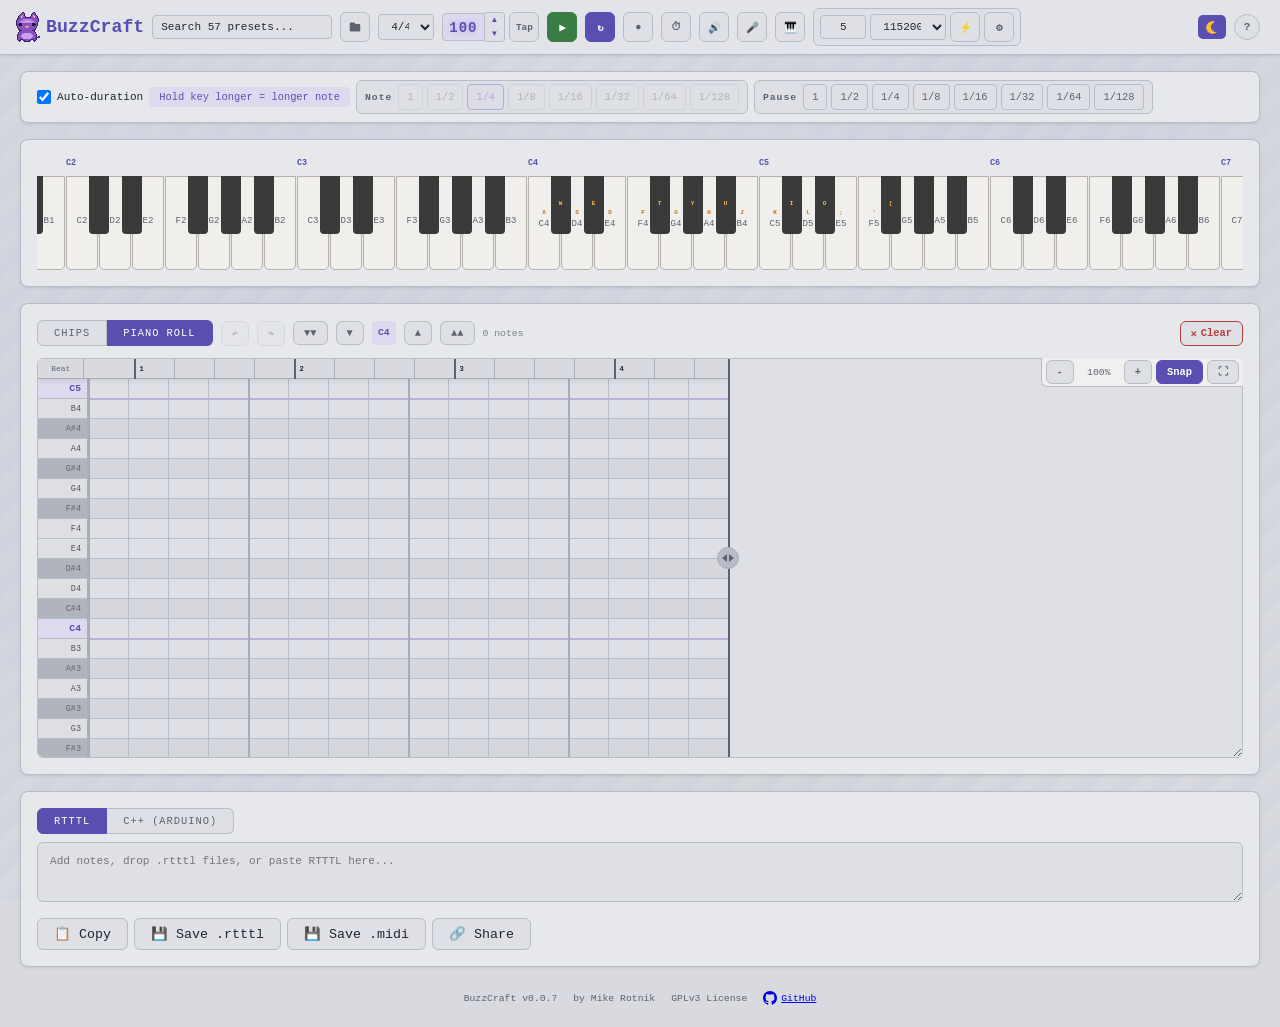
<file: buzzcraft.html>
<!DOCTYPE html>
<html lang="en">
<head>
<meta charset="UTF-8">
<title>BuzzCraft</title>
<link rel="icon" href="data:image/svg+xml,<svg xmlns='http://www.w3.org/2000/svg' viewBox='0 0 100 100'><text y='.9em' font-size='90'>&#127925;</text></svg>">
<style>
:root {
  --bg: #d8dae0;
  --text: #222530;
  --accent: #5a4fb0;
  --accent-bg: #dddaf0;
  --section-bg: #e6e8ec;
  --section-border: #b8bcc6;
  --section-shadow: rgba(0,0,0,0.1);
  --muted: #5e6270;
  --input-bg: #e6e8ec;
  --input-border: #a8adb8;
  --subtle-bg: #dee0e5;
  --error: #b5403a;
  --success: #3a7d44;
  --warning: #c4700a;
  --warning-bg: #eee4d0;
  --info-color: #7a7e8a;
  --top-bar-bg: #e2e4e9;
  --top-bar-border: #b8bcc6;
  --dropdown-bg: #e6e8ec;
  --dropdown-border: #b8bcc6;
  --dropdown-hover: #dee0e5;
}

* { box-sizing: border-box; margin: 0; padding: 0; user-select: none; -webkit-user-select: none; }
input, textarea, [contenteditable] { user-select: text; -webkit-user-select: text; }
html { overflow-x: clip; }
body {
  font-family: monospace; background: var(--bg); color: var(--text); padding: 20px; padding-top: 60px;
  background-image:
    radial-gradient(circle at 20% 50%, rgba(90,79,176,0.07) 0%, transparent 50%),
    radial-gradient(circle at 80% 20%, rgba(90,79,176,0.05) 0%, transparent 40%),
    radial-gradient(circle at 60% 80%, rgba(58,125,68,0.04) 0%, transparent 40%),
    linear-gradient(135deg, transparent 25%, rgba(90,79,176,0.025) 25%, rgba(90,79,176,0.025) 50%, transparent 50%, transparent 75%, rgba(90,79,176,0.025) 75%);
  background-size: 100% 100%, 100% 100%, 100% 100%, 40px 40px;
  background-attachment: fixed;
}
::selection { background: var(--accent); color: #fff; }
h1 { color: var(--accent); font-size: 1.4em; margin: 0; white-space: nowrap; }

.top-bar {
  position: sticky; top: 0; z-index: 50;
  display: flex; align-items: center; gap: 8px 16px; flex-wrap: wrap;
  background: var(--top-bar-bg); border-bottom: 1px solid var(--top-bar-border);
  padding: 8px 80px 8px 20px; margin: -60px -20px 16px -20px;
  box-shadow: 0 1px 3px var(--section-shadow);
}
.top-bar-bpm { font-size: 0.9em; white-space: nowrap; display: inline-flex; align-items: center; gap: 4px; }
.top-bar .btn { height: 30px; justify-content: center; white-space: nowrap; }
.top-bar-pinned {
  position: absolute; right: 20px; top: 50%; transform: translateY(-50%);
  display: flex; align-items: center; gap: 8px;
}

.section { background: var(--section-bg); border-radius: 8px; padding: 16px; margin-bottom: 16px; border: 1px solid var(--section-border); box-shadow: 0 1px 3px var(--section-shadow); }
.section h2 { font-size: 0.8em; color: var(--muted); text-transform: uppercase; letter-spacing: 1px; margin-bottom: 12px; }

.subsection-label { font-size: 0.75em; color: var(--muted); text-transform: uppercase; letter-spacing: 1px; margin-bottom: 8px; font-weight: bold; }

.info { font-size: 0.75em; color: var(--info-color); margin-top: 6px; }
.row { display: flex; gap: 16px; align-items: flex-start; flex-wrap: wrap; }
.row > div { flex: 1; min-width: 220px; }

.collapsible-section { padding: 8px 16px; }
.collapsible-toggle {
  background: none; border: none; cursor: pointer; font-family: monospace;
  font-size: 0.85em; color: var(--muted); text-transform: uppercase; letter-spacing: 1px;
  display: flex; align-items: center; gap: 6px; padding: 4px 0; font-weight: bold; width: 100%;
}
.collapsible-toggle:hover { color: var(--accent); }
.collapsible-toggle .arrow { font-size: 0.7em; transition: transform 0.15s; display: inline-block; }
.collapsible-toggle.open .arrow { transform: rotate(90deg); }
.collapsible-content { padding-top: 12px; }

textarea {
  width: 100%; height: 200px; background: #dde4d8; color: #2e4a24;
  border: 1px solid #aeb8a4; border-radius: 6px; padding: 12px;
  font-family: monospace; font-size: 0.85em; resize: vertical;
}
.rtttl-textarea {
  height: 60px; background: var(--subtle-bg); color: var(--text);
  border-color: var(--section-border);
}
.copy-btn {
  margin-top: 8px; padding: 7px 16px; background: var(--subtle-bg); color: var(--text);
  border: 1px solid var(--section-border); border-radius: 6px; cursor: pointer; font-family: monospace;
}
.copy-btn:hover { background: var(--section-border); }

.toast {
  position: fixed; top: 60px; left: 50%; transform: translateX(-50%);
  background: var(--section-bg); color: var(--text); border: 1px solid var(--section-border);
  border-radius: 8px; padding: 12px 24px; font-family: monospace; font-size: 0.9em;
  box-shadow: 0 4px 16px rgba(0,0,0,0.15); z-index: 100; opacity: 0;
  transition: opacity 0.2s; pointer-events: none; text-align: center;
}
.toast.visible { opacity: 1; }
.toast.error { border-color: var(--error); color: var(--error); }

.app-footer {
  display: flex; justify-content: center; align-items: center; gap: 16px; padding: 8px 0 4px;
  font-size: 0.75em; color: var(--muted); font-family: monospace;
}
.app-footer span { white-space: nowrap; }
.app-footer a { display: inline-flex; align-items: center; gap: 4px; }

body.drag-overlay::after {
  content: 'Drop audio, MIDI, or .rtttl file(s) here';
  position: fixed; top: 0; left: 0; right: 0; bottom: 0;
  background: rgba(112,93,207,0.15); border: 3px dashed var(--accent);
  display: flex; align-items: center; justify-content: center;
  font-family: monospace; font-size: 1.4em; color: var(--accent);
  z-index: 200; pointer-events: none;
}

.top-bar.compact-1 { gap: 6px 8px; padding-left: 12px; }
.top-bar.compact-1 .btn-sm { padding: 5px 8px; width: 30px; }
.top-bar.compact-1 .btn-text { display: none; }
.top-bar.compact-1 .top-bar-group { padding: 3px 6px; }
.top-bar.compact-1 .top-bar-group-label { display: none; }
.top-bar.compact-1 .preset-search-wrap { max-width: 180px; }

.top-bar.compact-2 h1 { display: none; }
.top-bar.compact-2 .preset-search-wrap { max-width: 140px; }

.top-bar.compact-3 { gap: 4px 6px; padding-left: 8px; }
.top-bar.compact-3 .preset-search-wrap { max-width: 100px; min-width: 60px; }
.top-bar.compact-3 #serial-group { display: none; }

.hidden { display: none !important; }

[data-tip] { position: relative; }
[data-tip]::after {
  content: attr(data-tip);
  position: absolute; bottom: calc(100% + 8px); left: 50%; transform: translateX(-50%) scale(0.95);
  padding: 8px 14px; border-radius: 6px; font-size: 12px; font-weight: normal;
  white-space: nowrap; pointer-events: none; opacity: 0; z-index: 60;
  background: var(--section-bg); color: var(--text); border: 1px solid var(--section-border);
  box-shadow: 0 4px 12px rgba(0,0,0,0.1);
  transition: opacity 0.15s, transform 0.15s;
  font-family: monospace; letter-spacing: 0;
}
[data-tip]:hover::after { opacity: 1; transform: translateX(-50%) scale(1); }
[data-tip].tip-down::after { bottom: auto; top: calc(100% + 8px); }
[data-tip].tip-right::after { left: auto; right: 0; transform: translateX(0) scale(0.95); }
[data-tip].tip-right:hover::after { transform: translateX(0) scale(1); }
[data-tip]:has(> [data-tip]:hover)::after { opacity: 0 !important; }

.mode-row { display: flex; gap: 20px; align-items: center; flex-wrap: wrap; }
.mode-row label { cursor: pointer; font-size: 0.9em; display: flex; align-items: center; gap: 6px; }
.mode-row input[type=checkbox] { width: 16px; height: 16px; cursor: pointer; }
.bpm-label { font-size: 0.8em; color: var(--muted); margin-right: 4px; font-weight: bold; }
.bpm-wrap { display: inline-flex; align-items: center; gap: 0; }
.led-display {
  background: var(--accent-bg); color: var(--accent); font-family: monospace; font-size: 1.2em; font-weight: bold;
  padding: 0 6px; border-radius: 4px 0 0 4px; border: 1px solid var(--section-border);
  min-width: 38px; text-align: center; letter-spacing: 1px; cursor: pointer;
  text-shadow: 0 0 6px rgba(112,93,207,0.4); line-height: 28px; height: 28px;
}
.led-display:hover { text-shadow: 0 0 10px rgba(112,93,207,0.6); }
.bpm-input {
  width: 52px; padding: 6px 4px; border: 1px solid var(--input-border); border-radius: 0;
  font-family: monospace; font-size: 1em; text-align: center;
  -moz-appearance: textfield; display: none;
}
.bpm-input.editing { display: block; }
.bpm-input::-webkit-inner-spin-button,
.bpm-input::-webkit-outer-spin-button { -webkit-appearance: none; margin: 0; }
.bpm-arrows {
  display: flex; flex-direction: column; border: 1px solid var(--section-border); border-left: none;
  border-radius: 0 4px 4px 0; overflow: hidden;
}
.bpm-arrow {
  background: var(--subtle-bg); border: none; cursor: pointer; padding: 0 6px;
  font-size: 0.55em; line-height: 1; color: var(--accent); display: flex; align-items: center;
  height: 14px;
}
.bpm-arrow:hover { background: var(--section-border); }
.bpm-arrow:active { background: var(--accent); color: #fff; }
.tap-flash { background: var(--accent) !important; color: #fff !important; border-color: var(--accent) !important; }
.hold-hint { font-size: 0.8em; color: var(--accent); background: var(--accent-bg); padding: 4px 10px; border-radius: 4px; text-transform: none; letter-spacing: 0; font-weight: normal; }

.input-settings-bar {
  display: flex; align-items: center; gap: 6px; flex-wrap: wrap;
  padding: 8px 16px;
}
.input-settings-bar.compact-1 .hold-hint { display: none; }
.input-settings-bar.compact-2 .dur-btn,
.input-settings-bar.compact-2 .pause-btn { padding: 4px 5px; }
.input-settings-bar.compact-3 .top-bar-group-label { display: none; }
.input-settings-bar.compact-3 { gap: 4px; }
.input-settings-bar.compact-4 .dur-btn[data-dur="64"],
.input-settings-bar.compact-4 .dur-btn[data-dur="128"],
.input-settings-bar.compact-4 .pause-btn[data-dur="64"],
.input-settings-bar.compact-4 .pause-btn[data-dur="128"] { display: none; }
.auto-label {
  font-size: 0.85em; display: flex; align-items: center; gap: 6px; cursor: pointer;
}
.auto-label input { width: 14px; height: 14px; cursor: pointer; }
.dur-btn, .pause-btn {
  padding: 6px 8px; font-size: 0.8em;
  border: 1px solid var(--section-border); background: none;
  color: var(--muted); border-radius: 4px; cursor: pointer; font-family: monospace;
  transition: border-color 0.1s, color 0.1s, background 0.1s; text-align: center;
  white-space: nowrap;
}
.dur-btn.active { border-color: var(--accent); color: var(--accent); background: var(--accent-bg); }
.dur-btn:hover, .pause-btn:hover { border-color: var(--muted); color: var(--text); background: var(--section-border); }
.dur-btn:disabled { opacity: 0.35; cursor: default; }

.view-tabs { display: flex; gap: 0; margin-bottom: 12px; }
.view-tab {
  padding: 6px 16px; border: 1px solid var(--section-border); background: var(--subtle-bg);
  color: var(--muted); cursor: pointer; font-family: monospace; font-size: 0.8em;
  text-transform: uppercase; letter-spacing: 1px; transition: all 0.1s;
}
.view-tab:first-child { border-radius: 6px 0 0 6px; }
.view-tab:last-child { border-radius: 0 6px 6px 0; border-left: none; }
.view-tab.active { background: var(--accent); color: #fff; border-color: var(--accent); }
.view-tab:hover:not(.active) { background: var(--accent-bg); }

.seq-header { display: flex; align-items: center; gap: 8px; margin-bottom: 12px; flex-wrap: wrap; position: relative; }
.seq-header .info { margin: 0; }
.seq-header-left { display: flex; align-items: center; gap: 8px; z-index: 1; }
.seq-header-right { display: flex; align-items: center; gap: 6px; margin-left: auto; flex-wrap: wrap; z-index: 1; }
.seq-header.compact-1 #melody-stats { display: none; }
.seq-header.compact-2 .seq-header-left { gap: 4px; }
.seq-header.compact-2 .seq-header-left .btn-sm { padding: 4px 6px; }
.seq-header.compact-3 #note-count { display: none; }
.seq-header.compact-3 #btn-clear .btn-text { display: none; }

.controls { display: flex; gap: 8px; flex-wrap: wrap; align-items: center; }
.btn {
  padding: 9px 18px; border: 1px solid transparent; border-radius: 6px;
  cursor: pointer; font-family: monospace; font-size: 0.9em; font-weight: bold;
  display: inline-flex; align-items: center; gap: 4px;
}
.btn-sm { padding: 5px 10px; font-size: 0.8em; }
.btn-play  { background: var(--success); color: #fff; border-color: var(--success); }
#dance-cat { vertical-align: middle; margin-left: 2px; margin-right: -4px; image-rendering: pixelated; }
.btn-stop  { background: var(--error); color: #fff; border-color: var(--error); }
.btn-clear { background: var(--subtle-bg); color: var(--muted); border-color: var(--section-border); }
.btn-danger { background: var(--subtle-bg); color: var(--error); border-color: var(--error); }
.btn-danger:hover { background: var(--error); color: #fff; opacity: 1; }
.btn-record { background: var(--subtle-bg); color: var(--muted); border-color: var(--section-border); }
.btn-metronome { background: var(--subtle-bg); color: var(--muted); border-color: var(--section-border); }
.btn-metronome.active { background: var(--warning); color: #fff; border-color: var(--warning); }
.btn-loop { background: var(--subtle-bg); color: var(--muted); border: 1px solid var(--section-border); }
.btn-loop.active, #btn-snap.active, #btn-midi.active, #btn-serial.active { background: var(--accent); color: #fff; border-color: var(--accent); }
.octave-badge {
  font-size: 0.75em; font-weight: bold; color: var(--accent); font-family: monospace;
  padding: 7px 6px; border-radius: 4px; background: var(--accent-bg);
  min-width: 24px; text-align: center; transition: transform 0.15s;
  line-height: 1;
}
.octave-badge.flash { animation: octave-badge-flash 0.3s ease-out; }
@keyframes octave-badge-flash { 0% { transform: scale(1.3); } 100% { transform: scale(1); } }
.metro-indicator { display: inline-block; width: 1em; text-align: center; font-size: 1em; transition: opacity 0.05s; opacity: 0.3; margin-right: 2px; }
.btn-record.recording { background: var(--error); color: #fff; border-color: var(--error); animation: pulse-rec 1s infinite; }
#btn-mic-record.recording { background: var(--error); color: #fff; border-color: var(--error); animation: pulse-rec 1s infinite; }
.btn:hover:not(:disabled) { opacity: 0.85; }
.btn-clear:hover:not(:disabled), .btn-record:not(.recording):hover:not(:disabled), .btn-metronome:not(.active):hover:not(:disabled), .btn-loop:not(.active):hover:not(:disabled) {
  opacity: 1; border-color: var(--muted); color: var(--text); background: var(--section-border);
}
.theme-toggle:hover { background: var(--section-border); }
.btn-help:hover { background: var(--section-border); }
.btn:active:not(:disabled) { transform: scale(0.95); opacity: 0.7; }
.btn:disabled { opacity: 0.35; cursor: default; }
.dur-btn:active { transform: scale(0.95); opacity: 0.7; }
.pause-btn:active { transform: scale(0.95); opacity: 0.7; }
.copy-btn:active { transform: scale(0.95); opacity: 0.7; }
.theme-toggle:active { transform: scale(0.9); }
.btn-help:active { transform: scale(0.9); }

@keyframes pulse-rec {
  0%, 100% { opacity: 1; }
  50% { opacity: 0.4; }
}

.theme-toggle {
  width: 28px; height: 24px; border: 2px solid var(--accent); border-radius: 5px;
  background: var(--accent); color: #fff; cursor: pointer; font-size: 1em; line-height: 1;
  display: inline-flex; align-items: center; justify-content: center; padding: 1px;
}
.theme-toggle:hover { background: var(--accent); opacity: 0.85; }
.moon-icon {
  display: inline-block; width: 13px; height: 13px;
  background: #fbbf24;
  -webkit-mask: radial-gradient(circle 5px at 10px 6px, transparent 98%, #000 100%);
  mask: radial-gradient(circle 5px at 10px 6px, transparent 98%, #000 100%);
  border-radius: 50%;
}

.top-bar-group {
  display: inline-flex; align-items: center; gap: 4px;
  padding: 3px 8px; border: 1px solid var(--section-border); border-radius: 6px;
  background: var(--subtle-bg); position: relative;
}
.top-bar-group-label {
  font-size: 0.75em; color: var(--muted); letter-spacing: 1px;
  font-weight: bold; margin-right: 2px;
}

.baud-select, .time-sig-select, .melody-search, .melody-select, .pin-input {
  padding: 5px 8px; border: 1px solid var(--section-border); border-radius: 4px;
  font-family: monospace; font-size: 0.85em;
  background: var(--subtle-bg); color: var(--text); color-scheme: light;
}
.baud-select, .time-sig-select, .melody-select { cursor: pointer; }
.baud-select { width: 76px; }
.time-sig-select { width: 56px; }
.preset-search-wrap { position: relative; flex: 1 1 120px; min-width: 80px; max-width: 280px; }
.melody-search { width: 100%; text-overflow: ellipsis; box-sizing: border-box; }
.melody-search::placeholder { color: var(--text); opacity: 1; }
.melody-select { min-width: 140px; }
.preset-dropdown {
  display: none; position: absolute; top: 100%; left: 0; right: 0; min-width: 240px;
  max-height: 320px; overflow-y: auto; overscroll-behavior: contain; z-index: 55;
  background: var(--dropdown-bg); border: 1px solid var(--dropdown-border);
  border-radius: 0 0 6px 6px; box-shadow: 0 6px 20px rgba(0,0,0,0.15);
  margin-top: 2px;
}
.preset-dropdown.open { display: block; }
.preset-item {
  padding: 6px 10px; font-size: 0.8em; font-family: monospace; cursor: pointer;
  white-space: nowrap; overflow: hidden; text-overflow: ellipsis;
  color: var(--text); border-bottom: 1px solid var(--section-border);
}
.preset-item:last-child { border-bottom: none; }
.preset-item:hover, .preset-item.active { background: var(--dropdown-hover); }
.preset-item.loaded { color: var(--accent); font-weight: bold; background: var(--accent-bg); }
.preset-item .preset-match { color: var(--accent); font-weight: bold; }
.preset-count {
  padding: 4px 10px; font-size: 0.7em; color: var(--muted);
  text-align: center; border-bottom: 1px solid var(--section-border);
}
.pin-input { width: 46px; text-align: center; }

.melody-name {
  flex: 1 1 0; min-width: 0;
  font-weight: bold; font-size: 1.2em; text-align: center;
  color: var(--accent); white-space: nowrap; overflow: hidden; text-overflow: ellipsis;
  cursor: pointer;
}
.melody-name:empty { pointer-events: none; }
.melody-name.editing {
  outline: none; background: var(--subtle-bg); border: 1px solid var(--accent);
  border-radius: 4px; padding: 2px 8px; cursor: text;
}

.rtttl-actions { display: flex; gap: 6px; margin-top: 4px; }

.serial-setup-steps p { font-size: 0.85em; margin: 6px 0; line-height: 1.5; }
.serial-sketch-textarea {
  width: 100%; height: 180px; font-size: 0.8em; margin-top: 8px;
  resize: vertical;
}

.output-tabs { margin-bottom: 0; }

.btn-help {
  width: 26px; height: 26px; border-radius: 50%; border: 1px solid var(--section-border);
  background: var(--subtle-bg); color: var(--muted); cursor: pointer; font-family: monospace;
  font-size: 0.85em; font-weight: bold; display: flex; align-items: center;
  justify-content: center; padding: 0;
}
.btn-help:hover { background: var(--section-border); }

.modal-overlay {
  position: fixed; top: 0; left: 0; width: 100%; height: 100%;
  background: rgba(0,0,0,0.4); z-index: 100; display: flex;
  align-items: center; justify-content: center;
}
.modal-content {
  background: var(--section-bg); border-radius: 10px; padding: 20px 24px;
  max-width: 460px; width: 90%; box-shadow: 0 8px 32px rgba(0,0,0,0.2);
}
.modal-header { display: flex; align-items: center; justify-content: space-between; margin-bottom: 12px; }
.modal-header h3 { margin: 0; font-size: 1.1em; }
.modal-close {
  background: none; border: none; font-size: 1.4em; cursor: pointer;
  color: #999; padding: 0 4px;
}
.modal-close:hover { color: var(--text); }
.hotkey-table { width: 100%; border-collapse: collapse; font-size: 0.85em; }
.hotkey-table td { padding: 5px 8px; border-bottom: 1px solid var(--section-border); }
.hotkey-table td:first-child { white-space: nowrap; }
kbd {
  display: inline-block; padding: 2px 6px; background: var(--subtle-bg); border: 1px solid var(--section-border);
  border-radius: 3px; font-family: monospace; font-size: 0.85em; box-shadow: 0 1px 0 var(--section-border);
}

.keyboard-wrap { overflow-x: auto; padding-bottom: 4px; position: relative; }
.keyboard { position: relative; height: 110px; user-select: none; }
.white-key {
  width: 32px; height: 94px; background: #f0efec; border: 1px solid #b5b1ab;
  border-radius: 0 0 5px 5px; cursor: pointer; display: flex; align-items: flex-end;
  justify-content: center; padding-bottom: 8px; font-size: 0.7em; color: var(--muted);
  position: absolute; z-index: 1; top: 20px; transition: background 0.05s;
  flex-direction: column; gap: 2px;
}
.white-key:hover { background: #d8d2f0; }
.white-key.pressed { background: #beb4e6; box-shadow: inset 0 3px 8px rgba(90,72,176,0.3), inset 0 -1px 2px rgba(0,0,0,0.1); border-color: #9e94d0; }
.black-key {
  width: 20px; height: 58px; background: #3a3a3a; border-radius: 0 0 4px 4px;
  cursor: pointer; position: absolute; z-index: 2; top: 20px;
  display: flex; align-items: flex-end; justify-content: center;
  padding-bottom: 4px; font-size: 0.6em; color: #999; transition: background 0.05s;
  flex-direction: column; gap: 2px;
}
.black-key:hover { background: var(--accent); color: #fff; }
.black-key.pressed { background: #5a48b0; color: #fff; box-shadow: inset 0 3px 8px rgba(0,0,0,0.4), inset 0 -1px 2px rgba(90,72,176,0.3); }

.key-binding {
  font-size: 0.65em; color: var(--warning); font-weight: bold; text-align: center; width: 100%;
}
.black-key .key-binding { color: #ffb74d; }
.note-label { text-align: center; width: 100%; }

.octave-label {
  position: absolute; top: 2px; font-size: 0.65em; color: var(--accent);
  font-weight: bold; z-index: 3; pointer-events: none;
}



.octave-indicator {
  position: absolute; top: 50%; left: 50%; transform: translate(-50%, -50%) scale(0.8);
  background: var(--accent); color: #fff; font-size: 1.4em; font-weight: bold;
  padding: 8px 20px; border-radius: 8px; pointer-events: none;
  opacity: 0; transition: opacity 0.3s, transform 0.3s; z-index: 10;
  font-family: monospace;
}
.octave-indicator.show { opacity: 0.85; transform: translate(-50%, -50%) scale(1); animation: octave-fade 1s ease-out forwards; }
@keyframes octave-fade {
  0% { opacity: 0.85; }
  60% { opacity: 0.85; }
  100% { opacity: 0; }
}

.piano-roll-wrapper { position: relative; }
.piano-roll-wrapper.fullscreen {
  position: fixed; left: 0; right: 0; bottom: 0; z-index: 40;
  background: var(--bg);
}
.piano-roll-wrapper.fullscreen .pr-zoom-controls { border-radius: 0 0 0 6px; border-top: none; }
.piano-roll-wrapper.fullscreen .piano-roll {
  height: 100% !important; max-height: none; border-radius: 0; resize: none;
}
.piano-roll { position: relative; overflow: auto; border: 1px solid var(--section-border); border-radius: 6px; background: var(--subtle-bg); height: 400px; resize: vertical; min-height: 150px; max-height: 90vh; }
.piano-roll-inner { position: relative; overflow: clip; }
.pr-label {
  width: 50px; height: 20px; display: flex; align-items: center; justify-content: flex-end;
  padding-right: 6px; font-size: 0.65em; color: #555; background: #dddfe3;
  border-bottom: 1px solid var(--section-border); border-right: 1px solid var(--input-border); box-sizing: border-box;
  flex-shrink: 0; user-select: none; cursor: pointer;
}
.pr-label:hover { background: #e0e0e0; }
.pr-label.black-key-row:hover { background: #555; }
.pr-label.octave-c:hover { background: #d0ccec; }
.pr-labels-sticky {
  position: sticky; left: 0; z-index: 5; width: 50px; height: 100%;
  flex-shrink: 0; pointer-events: auto;
}
.pr-label.octave-c { background: var(--accent-bg); color: var(--accent); font-weight: 700; font-size: 0.75em; }
.pr-label.black-key-row { background: #b0b4bc; color: #666; }
.pr-row-bg { position: absolute; left: 50px; height: 20px; pointer-events: none; }
.pr-row-bg.black-key-row { background: rgba(0,0,0,0.04); }
.pr-gridline-h {
  position: absolute; left: 0; height: 1px; background: var(--section-border); pointer-events: none;
}
.pr-gridline-h.octave-c { background: #bab2dc; height: 2px; }
.pr-gridline-v {
  position: absolute; top: 0; width: 1px; background: var(--section-border); pointer-events: none;
}
.pr-gridline-v.measure { background: var(--input-border); width: 2px; }
.pr-gridline-v.sub-half { background: var(--section-border); opacity: 0.6; }
.pr-gridline-v.sub-quarter { background: var(--section-border); opacity: 0.3; }
.pr-note {
  position: absolute; height: 18px; border-radius: 3px; cursor: grab;
  background: var(--accent); color: #fff; font-size: 0.6em; line-height: 18px;
  padding-left: 4px; overflow: hidden; white-space: nowrap; user-select: none;
  box-shadow: 0 1px 2px rgba(0,0,0,0.15); min-width: 8px; z-index: 2;
}
.pr-note:hover { filter: brightness(1.15); }
.pr-note.selected { outline: 2px solid #d03830; outline-offset: -1px; box-shadow: 0 0 0 1px #d03830, 0 1px 6px rgba(208,56,48,0.45); z-index: 3; }
.pr-note-label { pointer-events: none; }
.pr-note .pr-resize {
  position: absolute; right: 0; top: 0; width: 6px; height: 100%;
  cursor: ew-resize; background: rgba(255,255,255,0.35); border-radius: 0 3px 3px 0;
  opacity: 1;
}
.pr-note .pr-resize:hover { background: rgba(255,255,255,0.7); }
.piano-roll .pr-empty { padding: 20px; text-align: center; color: var(--muted); font-size: 0.85em; }
.pr-timeline {
  position: sticky; top: 0; z-index: 11; height: 20px; min-width: 100%; background: var(--bg);
  border-bottom: 1px solid var(--input-border); cursor: pointer; user-select: none; display: flex;
  box-shadow: 0 2px 6px rgba(0,0,0,0.08);
}
.pr-timeline-label {
  position: absolute; width: 50px; height: 20px; background: var(--bg);
  border-right: 1px solid var(--input-border); border-bottom: 1px solid var(--input-border);
  z-index: 12; left: 0; top: 0; display: flex; align-items: center;
  justify-content: center; font-size: 0.6em; color: var(--muted);
}
.pr-timeline-inner {
  position: relative; height: 20px; margin-left: 50px; overflow: hidden;
}
.pr-timeline-beat {
  position: absolute; top: 0; height: 20px; display: flex; align-items: center;
  padding-left: 3px; font-size: 0.55em; color: var(--muted); border-left: 1px solid var(--input-border);
  box-sizing: border-box;
}
.pr-timeline-beat.measure { font-weight: bold; color: var(--text); border-left: 2px solid var(--muted); }
.pr-select-rect {
  position: absolute; border: 1px dashed var(--accent); background: rgba(112,93,207,0.1);
  pointer-events: none; z-index: 9;
}
.pr-zoom-controls { position: absolute; top: 0; right: 0; z-index: 15; display: flex; align-items: center; gap: 4px; padding: 2px 4px; background: rgba(243,242,240,0.9); border-radius: 0 6px 0 6px; border-left: 1px solid var(--section-border); border-bottom: 1px solid var(--section-border); }
.pr-zoom-input {
  width: 42px; font-size: 0.75em; color: var(--muted); text-align: center;
  border: 1px solid transparent; border-radius: 3px; background: transparent;
  font-family: monospace; padding: 1px 2px;
}
.pr-zoom-input:hover { border-color: var(--input-border); }
.pr-zoom-input:focus { border-color: var(--accent); outline: none; background: var(--section-bg); color: var(--text); }
.pr-playhead {
  position: absolute; top: 0; width: 2px; background: var(--error); z-index: 10;
  pointer-events: none; box-shadow: 0 0 4px rgba(181,64,58,0.5);
}
.pr-hover-line {
  position: absolute; top: 0; width: 1px; background: var(--accent); z-index: 9;
  pointer-events: none; opacity: 0.6;
}
.pr-edge-handle {
  position: absolute; width: 6px; cursor: ew-resize; z-index: 8;
  background: transparent; border-right: 2px solid var(--muted);
}
.pr-edge-handle:hover { border-right-color: var(--accent); background: rgba(112,93,207,0.08); }
.pr-edge-expand {
  position: absolute;
  width: 22px; height: 22px; border-radius: 50%;
  background: var(--section-border); border: 1px solid var(--input-border);
  cursor: ew-resize; z-index: 9; user-select: none;
  display: flex; align-items: center; justify-content: center; gap: 2px;
  color: var(--muted); transition: background 0.15s, color 0.15s;
}
.pr-edge-expand::before, .pr-edge-expand::after {
  content: ''; width: 0; height: 0;
  border-top: 4px solid transparent; border-bottom: 4px solid transparent;
}
.pr-edge-expand::before { border-right: 5px solid currentColor; }
.pr-edge-expand::after { border-left: 5px solid currentColor; }
.pr-edge-expand .shift-arrows { display: none; }
.pr-edge-expand.shift::before, .pr-edge-expand.shift::after { display: none; }
.pr-edge-expand.shift .shift-arrows { display: contents; }
.pr-edge-arrow {
  width: 0; height: 0;
  border-top: 4px solid transparent; border-bottom: 4px solid transparent;
}
.pr-edge-arrow.left { border-right: 5px solid currentColor; }
.pr-edge-arrow.right { border-left: 5px solid currentColor; }
.pr-edge-expand:hover, .pr-edge-expand.active { background: var(--accent); color: #fff; border-color: var(--accent); }

.pr-transpose-overlay {
  position: absolute; top: 50%; left: 50%; transform: translate(-50%, -50%) scale(0.8);
  font-size: 2.5em; color: var(--accent); pointer-events: none;
  opacity: 0; z-index: 12; font-family: monospace; font-weight: bold;
}
.pr-transpose-overlay.show.dir-up { animation: transpose-up 0.6s ease-out forwards; }
.pr-transpose-overlay.show.dir-down { animation: transpose-down 0.6s ease-out forwards; }
@keyframes transpose-up {
  0% { opacity: 0.9; transform: translate(-50%, -50%) scale(1); }
  100% { opacity: 0; transform: translate(-50%, -80%) scale(0.8); }
}
@keyframes transpose-down {
  0% { opacity: 0.9; transform: translate(-50%, -50%) scale(1); }
  100% { opacity: 0; transform: translate(-50%, -20%) scale(0.8); }
}
.pr-measure-highlight {
  position: absolute; top: 0; pointer-events: none; z-index: 1;
  background: rgba(112,93,207,0.08);
}

.pr-note.transpose-flash { animation: note-flash 0.4s ease-out; }
@keyframes note-flash {
  0% { filter: brightness(1.6); }
  100% { filter: brightness(1); }
}

.sequence {
  display: flex; flex-wrap: wrap; gap: 6px; min-height: 50px;
  padding: 8px; background: var(--subtle-bg); border-radius: 6px; border: 1px solid var(--section-border);
}
.note-chip {
  background: var(--accent-bg); border: 1px solid var(--accent); border-radius: 4px;
  padding: 4px 8px; font-size: 0.8em; cursor: grab;
  display: flex; align-items: center; gap: 6px; color: var(--accent);
}
.note-chip:active { cursor: grabbing; }
.note-chip.dragging { opacity: 0.4; }
.note-chip.drag-over-left { box-shadow: -3px 0 0 0 var(--accent); }
.note-chip.drag-over-right { box-shadow: 3px 0 0 0 var(--accent); }
.note-chip .remove { color: var(--error); font-weight: bold; font-size: 1em; line-height: 1; cursor: pointer; }
.note-chip .remove:hover { color: #d04a44; }
.note-chip .dur-label { color: var(--muted); font-size: 0.75em; }
.note-chip.rest { color: var(--muted); border-color: var(--section-border); background: var(--bg); }
.note-chip.highlight { background: #d8d2f0; }
.note-chip.playing { background: #e0c860; border-color: #c4a830; color: #3a3520; }
.note-chip.playing .dur-label { color: #6a6040; }
.note-chip.rest.playing { background: #f0e8c8; border-color: #c4a830; color: #6a6040; }
.note-chip.rest.flash { animation: chip-flash 0.4s ease-out; }
@keyframes chip-flash {
  0% { background: var(--accent); color: #fff; border-color: var(--accent); }
  100% { background: var(--bg); color: var(--muted); border-color: var(--section-border); }
}
.empty-msg { color: var(--muted); font-size: 0.85em; align-self: center; padding: 4px; }

[data-theme="dark"] { color-scheme: dark; --led-color: #ffaa00; }
[data-theme="dark"] body {
  background: #282c34; color: #abb2bf;
  background-image:
    radial-gradient(circle at 15% 50%, rgba(97,175,239,0.06) 0%, transparent 50%),
    radial-gradient(circle at 85% 15%, rgba(198,120,221,0.05) 0%, transparent 40%),
    radial-gradient(circle at 50% 85%, rgba(152,195,121,0.04) 0%, transparent 40%),
    linear-gradient(135deg, transparent 25%, rgba(97,175,239,0.015) 25%, rgba(97,175,239,0.015) 50%, transparent 50%, transparent 75%, rgba(97,175,239,0.015) 75%);
  background-size: 100% 100%, 100% 100%, 100% 100%, 40px 40px;
  background-attachment: fixed;
}
[data-theme="dark"] h1 { color: #61afef; }
[data-theme="dark"] .section { background: #21252b; border-color: #181a1f; box-shadow: 0 1px 4px rgba(0,0,0,0.4); }
[data-theme="dark"] .section h2 { color: #636d83; }
[data-theme="dark"] .subsection-label { color: #636d83; }
[data-theme="dark"] .mode-row label { color: #abb2bf; }
[data-theme="dark"] .bpm-input { background: #2c313a; color: #abb2bf; border-color: #3e4451; }
[data-theme="dark"] .hold-hint { background: #2c313a; color: #61afef; }


[data-theme="dark"] .top-bar { background: #21252b; border-bottom-color: #181a1f; box-shadow: 0 1px 4px rgba(0,0,0,0.4); }
[data-theme="dark"] .top-bar-bpm { color: #abb2bf; }
[data-theme="dark"] .led-display { background: #1a1400; color: var(--led-color); border-color: #332b00; text-shadow: 0 0 6px rgba(255,170,0,0.5); }
[data-theme="dark"] .led-display:hover { text-shadow: 0 0 10px rgba(255,170,0,0.7); }
[data-theme="dark"] .bpm-arrows { border-color: #222; }
[data-theme="dark"] .bpm-arrow { background: #1a1a1a; color: var(--led-color); }
[data-theme="dark"] .bpm-arrow:hover { background: #2a2a2a; }
[data-theme="dark"] .bpm-arrow:active { background: var(--led-color); color: #111; }

[data-theme="dark"] .collapsible-toggle { color: #636d83; }
[data-theme="dark"] .collapsible-toggle:hover { color: #61afef; }

[data-theme="dark"] .dur-btn, [data-theme="dark"] .pause-btn { background: #2c313a; color: #abb2bf; border-color: #3e4451; }
[data-theme="dark"] .dur-btn.active { background: #3e4451; color: #61afef; border-color: #61afef; }
[data-theme="dark"] .dur-btn:hover, [data-theme="dark"] .pause-btn:hover { background: #3e4451; color: #e5c07b; border-color: #636d83; }

[data-theme="dark"] .white-key { background: #cdd0d6; border-color: #555; color: #3e4451; }
[data-theme="dark"] .white-key:hover { background: #61afef; color: #282c34; }
[data-theme="dark"] .white-key.pressed { background: #528bcc; color: #fff; box-shadow: inset 0 3px 8px rgba(0,0,0,0.35), inset 0 -1px 2px rgba(97,175,239,0.2); border-color: #4178a4; }
[data-theme="dark"] .black-key { background: #181a1f; color: #636d83; }
[data-theme="dark"] .black-key:hover { background: #61afef; color: #282c34; }
[data-theme="dark"] .black-key.pressed { background: #528bcc; color: #fff; box-shadow: inset 0 3px 8px rgba(0,0,0,0.5), inset 0 -1px 2px rgba(97,175,239,0.2); }
[data-theme="dark"] .key-binding { color: #e5c07b; }
[data-theme="dark"] .black-key .key-binding { color: #e5c07b; }
[data-theme="dark"] .octave-label { color: #c678dd; }

[data-theme="dark"] .sequence { background: #2c313a; border-color: #3e4451; }
[data-theme="dark"] .note-chip { background: #3e4451; border-color: #61afef; color: #61afef; }
[data-theme="dark"] .note-chip .dur-label { color: #636d83; }
[data-theme="dark"] .note-chip .remove { color: #e06c75; }
[data-theme="dark"] .note-chip .remove:hover { color: #be5046; }
[data-theme="dark"] .note-chip.rest { background: #2c313a; border-color: #3e4451; color: #636d83; }
[data-theme="dark"] .note-chip.highlight { background: #4a5163; }
[data-theme="dark"] .note-chip.playing { background: #e5c07b; border-color: #d19a66; color: #282c34; }
[data-theme="dark"] .note-chip.playing .dur-label { color: #4b5263; }
[data-theme="dark"] .note-chip.rest.playing { background: #3e3a2c; border-color: #d19a66; color: #e5c07b; }
[data-theme="dark"] .note-chip.drag-over-left { box-shadow: -3px 0 0 0 #61afef; }
[data-theme="dark"] .note-chip.drag-over-right { box-shadow: 3px 0 0 0 #61afef; }
[data-theme="dark"] .empty-msg { color: #4b5263; }

[data-theme="dark"] .view-tab { background: #2c313a; color: #abb2bf; border-color: #3e4451; }
[data-theme="dark"] .view-tab.active { background: #61afef; color: #282c34; border-color: #61afef; }
[data-theme="dark"] .view-tab:hover:not(.active) { background: #3e4451; }
[data-theme="dark"] .piano-roll { background: #2c313a; border-color: #3e4451; }
[data-theme="dark"] .pr-timeline { background: #2c313a; border-bottom-color: #4b5263; box-shadow: 0 2px 6px rgba(0,0,0,0.25); }
[data-theme="dark"] .pr-timeline-label { background: #2c313a; border-color: #4b5263; color: #636d83; }
[data-theme="dark"] .pr-timeline-beat { color: #636d83; border-left-color: #4b5263; }
[data-theme="dark"] .pr-timeline-beat.measure { color: #abb2bf; border-left-color: #636d83; }
[data-theme="dark"] .pr-label { background: #3a3f4a; color: #bbb; border-color: #2a2e36; border-right-color: #4b5263; }
[data-theme="dark"] .pr-label.octave-c { background: #424856; color: #61afef; }
[data-theme="dark"] .pr-label:hover { background: #4a5060; }
[data-theme="dark"] .pr-label.black-key-row:hover { background: #252830; }
[data-theme="dark"] .pr-label.octave-c:hover { background: #4e5a6a; }
[data-theme="dark"] .pr-label.black-key-row { background: #2a2e36; color: #636d83; }
[data-theme="dark"] .pr-row-bg.black-key-row { background: rgba(0,0,0,0.15); }
[data-theme="dark"] .pr-gridline-h { background: #3e4451; }
[data-theme="dark"] .pr-gridline-h.octave-c { background: #4b5263; }
[data-theme="dark"] .pr-gridline-v { background: #3e4451; }
[data-theme="dark"] .pr-gridline-v.measure { background: #636d83; }
[data-theme="dark"] .pr-select-rect { border-color: #61afef; background: rgba(97,175,239,0.1); }
[data-theme="dark"] .pr-note { background: #61afef; color: #282c34; }
[data-theme="dark"] .pr-note.selected { outline-color: #e5c07b; box-shadow: 0 0 0 1px #e5c07b, 0 1px 6px rgba(229,192,123,0.5); }
[data-theme="dark"] .pr-edge-expand { background: #3e4451; border-color: #4b5263; color: #636d83; }
[data-theme="dark"] .pr-edge-expand:hover, [data-theme="dark"] .pr-edge-expand.active { background: #61afef; color: #282c34; border-color: #61afef; }
[data-theme="dark"] .pr-playhead { background: #e06c75; box-shadow: 0 0 4px rgba(224,108,117,0.5); }
[data-theme="dark"] .pr-hover-line { background: #61afef; }

[data-theme="dark"] .btn-play { background: #98c379; color: #282c34; }
[data-theme="dark"] .btn-stop { background: #e06c75; color: #282c34; }
[data-theme="dark"] .btn-clear,
[data-theme="dark"] .btn-record,
[data-theme="dark"] .btn-metronome,
[data-theme="dark"] .btn-loop { background: #3e4451; color: #abb2bf; border-color: #4b5263; }
[data-theme="dark"] .btn-clear:hover,
[data-theme="dark"] .btn-record:not(.recording):hover,
[data-theme="dark"] .btn-metronome:not(.active):hover,
[data-theme="dark"] .btn-loop:not(.active):hover { background: #4b5263; color: #e5c07b; border-color: #636d83; }
[data-theme="dark"] .octave-badge { background: #2c313a; color: #61afef; }
[data-theme="dark"] .btn-danger { background: #3e4451; color: #e06c75; border-color: #e06c75; }
[data-theme="dark"] .btn-danger:hover { background: #e06c75; color: #282c34; }
[data-theme="dark"] .btn-metronome.active { background: #e65100; color: #fff; border-color: #e65100; }
[data-theme="dark"] .btn-loop.active { background: #61afef; color: #282c34; border-color: #61afef; }
[data-theme="dark"] .melody-select,
[data-theme="dark"] .melody-search,
[data-theme="dark"] .time-sig-select,
[data-theme="dark"] .baud-select,
[data-theme="dark"] .pin-input { background: #2c313a; color: #abb2bf; border-color: #3e4451; color-scheme: dark; }
[data-theme="dark"] .melody-search::placeholder { color: #abb2bf; }
[data-theme="dark"] .preset-dropdown { background: #2c313a; border-color: #3e4451; box-shadow: 0 6px 20px rgba(0,0,0,0.4); }
[data-theme="dark"] .preset-item { color: #abb2bf; border-bottom-color: #3e4451; }
[data-theme="dark"] .preset-item:hover, [data-theme="dark"] .preset-item.active { background: #3e4451; }
[data-theme="dark"] .preset-item.loaded { color: #61afef; background: rgba(97,175,239,0.15); }
[data-theme="dark"] .preset-count { color: #636d83; border-bottom-color: #3e4451; }
[data-theme="dark"] .top-bar-group { background: #2c313a; border-color: #3e4451; }
[data-theme="dark"] .top-bar-group-label { color: #636d83; }
[data-theme="dark"] .pr-zoom-controls { background: rgba(33,37,43,0.9); border-color: #3e4451; }
[data-theme="dark"] .pr-zoom-input { color: #636d83; }
[data-theme="dark"] .pr-zoom-input:hover { border-color: #4b5263; }
[data-theme="dark"] .pr-zoom-input:focus { border-color: #61afef; background: #2c313a; color: #abb2bf; }
[data-theme="dark"] .btn-record.recording { background: #e06c75; color: #282c34; border-color: #e06c75; }
[data-theme="dark"] #btn-mic-record.recording { background: #e06c75; color: #282c34; border-color: #e06c75; }
[data-theme="dark"] .rec-indicator { color: #e06c75; }


[data-theme="dark"] textarea { background: #1e2127; color: #98c379; border-color: #3e4451; }
[data-theme="dark"] .rtttl-textarea { background: #2c313a; color: #abb2bf; border-color: #3e4451; }
[data-theme="dark"] .copy-btn { background: #3e4451; color: #abb2bf; border-color: #4b5263; }
[data-theme="dark"] .copy-btn:hover { background: #4b5263; }
[data-theme="dark"] .info { color: #4b5263; }

[data-theme="dark"] .theme-toggle { background: #61afef; color: #fbbf24; border-color: #4a9ae0; }
[data-theme="dark"] .theme-toggle:hover { background: #4a9ae0; }

[data-theme="dark"] .btn-help { background: #3e4451; color: #abb2bf; border-color: #4b5263; }
[data-theme="dark"] .btn-help:hover { background: #4b5263; color: #e5c07b; border-color: #636d83; }
[data-theme="dark"] .modal-overlay { background: rgba(0,0,0,0.6); }
[data-theme="dark"] .modal-content { background: #21252b; color: #abb2bf; }
[data-theme="dark"] .modal-close { color: #636d83; }
[data-theme="dark"] .modal-close:hover { color: #abb2bf; }
[data-theme="dark"] .hotkey-table td { border-bottom-color: #3e4451; }
[data-theme="dark"] kbd { background: #2c313a; border-color: #4b5263; color: #abb2bf; box-shadow: 0 1px 0 #181a1f; }
[data-theme="dark"] [data-tip]::after { background: #2c313a; color: #abb2bf; border-color: #3e4451; box-shadow: 0 4px 12px rgba(0,0,0,0.3); }
[data-theme="dark"] .piano-roll-wrapper.fullscreen { background: #282c34; }

</style>
</head>
<body>

<div class="top-bar" id="top-bar">
  <canvas id="dance-cat" width="32" height="32"></canvas>
  <h1><a href="https://mrotnik.github.io/buzzcraft/" target="_blank" rel="noopener" style="color:inherit;text-decoration:none">BuzzCraft</a></h1>
  <span class="preset-search-wrap tip-down" data-tip="Search presets">
    <input type="text" class="melody-search" id="melody-search" placeholder="Search presets..." autocomplete="off">
    <div class="preset-dropdown" id="preset-dropdown"></div>
  </span>
  <select class="melody-select" id="melody-select" style="display:none">
    <option value="">-- Load Preset --</option>
  </select>
  <input type="file" id="rtttl-dir-input" webkitdirectory multiple style="display:none">
  <input type="file" id="rtttl-file-input" multiple accept=".rtttl,.txt" style="display:none">
  <button class="btn btn-clear btn-sm tip-down" id="btn-load-rtttls" data-tip="Load .rtttl or .txt files (click for files, Shift+click for folder)"><svg width="14" height="14" viewBox="0 0 16 16" fill="currentColor" style="vertical-align:middle"><path d="M1 3.5A1.5 1.5 0 0 1 2.5 2h3.879a1.5 1.5 0 0 1 1.06.44l1.122 1.12A1.5 1.5 0 0 0 9.62 4H13.5A1.5 1.5 0 0 1 15 5.5v7a1.5 1.5 0 0 1-1.5 1.5h-11A1.5 1.5 0 0 1 1 12.5v-9z"/></svg><span class="btn-text">Load</span></button>
  <span class="tip-down" data-tip="Time signature (beats per measure) — affects grid lines and metronome accent"><select class="time-sig-select" id="time-sig">
    <option value="4/4" selected>4/4</option>
    <option value="3/4">3/4</option>
    <option value="6/8">6/8</option>
    <option value="2/4">2/4</option>
    <option value="5/4">5/4</option>
    <option value="7/8">7/8</option>
  </select></span>
  <span class="top-bar-bpm tip-down" data-tip="Beats per minute — click to edit, scroll to adjust"><span class="bpm-wrap"><span class="led-display" id="led-display">100</span><input type="number" class="bpm-input" id="bpm" value="100" min="40" max="300"><span class="bpm-arrows"><button class="bpm-arrow" id="bpm-up">&#9650;</button><button class="bpm-arrow" id="bpm-down">&#9660;</button></span></span> <button class="btn btn-clear btn-sm tip-down" id="btn-tap-tempo" data-tip="Tap repeatedly to set BPM">Tap</button></span>
  <button class="btn btn-play btn-sm tip-down" id="btn-play" data-tip="Play / Stop (Space)">&#9654;<span class="btn-text">Play</span></button>
  <button class="btn btn-loop btn-sm tip-down active" id="btn-loop" data-tip="Loop playback">&#8635;<span class="btn-text">Loop</span></button>
  <button class="btn btn-record btn-sm tip-down" id="btn-record" data-tip="Record mode — auto-detect gaps between notes">&#9679;<span class="btn-text">Record</span></button>
  <button class="btn btn-metronome btn-sm tip-down" id="btn-metronome" data-tip="Metronome — audible beat click (M)">&#9201;<span class="btn-text">Metronome</span></button>
  <input type="file" id="audio-file-input" accept=".wav,.mp3,.ogg,.m4a,audio/*" style="display:none">
  <button class="btn btn-clear btn-sm tip-down" id="btn-import-audio" data-tip="Import audio file (WAV/MP3) — detects monophonic melody pitches">&#128266;<span class="btn-text">Import</span></button>
  <button class="btn btn-clear btn-sm tip-down" id="btn-mic-record" data-tip="Record from microphone — detects melody pitches">&#127908;<span class="btn-text">Mic</span></button>
  <button class="btn btn-clear btn-sm tip-down" id="btn-midi" data-tip="Connect MIDI keyboard">&#127929;<span class="btn-text">MIDI</span></button>
  <span class="top-bar-group" id="serial-group">
    <span class="top-bar-group-label"><span style="font-size:1.3em">&#12336;</span> Serial</span>
    <span class="tip-down" data-tip="Buzzer GPIO pin number on your board"><input type="text" class="pin-input" id="buzzer-pin" value="5" maxlength="3"></span>
    <span class="tip-down" data-tip="Serial baud rate — must match your Arduino sketch"><select class="baud-select" id="baud-select">
      <option value="9600">9600</option>
      <option value="19200">19200</option>
      <option value="38400">38400</option>
      <option value="57600">57600</option>
      <option value="115200" selected>115200</option>
      <option value="230400">230400</option>
      <option value="460800">460800</option>
      <option value="921600">921600</option>
    </select></span>
    <button class="btn btn-clear btn-sm tip-down" id="btn-serial" data-tip="Connect to serial port (Chromium only)">&#9889;<span class="btn-text">Connect</span></button>
    <button class="btn btn-clear btn-sm tip-down" id="btn-serial-setup" data-tip="Show Arduino receiver sketch and setup instructions">&#9881;<span class="btn-text">Setup</span></button>
  </span>
  <span class="top-bar-pinned">
    <button class="theme-toggle tip-down" id="theme-toggle" data-tip="Toggle theme"><span class="moon-icon"></span></button>
    <button class="btn-help tip-down tip-right" id="btn-help" data-tip="Keyboard shortcuts (?)">?</button>
  </span>
</div>

<div class="section input-settings-bar">
  <label class="auto-label"><input type="checkbox" id="auto-mode" checked> Auto-duration</label>
  <span class="hold-hint" id="hold-hint">Hold key longer = longer note</span>
  <span class="top-bar-group">
    <span class="top-bar-group-label">Note</span>
    <button class="dur-btn" data-dur="1" data-tip="&#9711; Whole">1</button>
    <button class="dur-btn" data-dur="2" data-tip="&#9700; Half">1/2</button>
    <button class="dur-btn active" data-dur="4" data-tip="&#9833; Quarter">1/4</button>
    <button class="dur-btn" data-dur="8" data-tip="&#9834; Eighth">1/8</button>
    <button class="dur-btn" data-dur="16" data-tip="&#9835; 16th">1/16</button>
    <button class="dur-btn" data-dur="32" data-tip="&#9836; 32nd">1/32</button>
    <button class="dur-btn" data-dur="64" data-tip="&#9836; 64th">1/64</button>
    <button class="dur-btn" data-dur="128" data-tip="&#9836; 128th">1/128</button>
  </span>
  <span class="top-bar-group">
    <span class="top-bar-group-label">Pause</span>
    <button class="pause-btn" data-dur="1" data-tip="&#119102; Whole rest">1</button>
    <button class="pause-btn" data-dur="2" data-tip="&#119103; Half rest">1/2</button>
    <button class="pause-btn" data-dur="4" data-tip="&#119104; Quarter rest">1/4</button>
    <button class="pause-btn" data-dur="8" data-tip="&#119105; Eighth rest">1/8</button>
    <button class="pause-btn" data-dur="16" data-tip="&#119106; 16th rest">1/16</button>
    <button class="pause-btn" data-dur="32" data-tip="&#119106; 32nd rest">1/32</button>
    <button class="pause-btn" data-dur="64" data-tip="&#119106; 64th rest">1/64</button>
    <button class="pause-btn" data-dur="128" data-tip="&#119106; 128th rest">1/128</button>
  </span>
</div>

<div class="section">
  <div class="keyboard-wrap" id="keyboard-wrap">
    <div class="keyboard" id="keyboard"></div>
  </div>
</div>

<div class="section">
  <div class="seq-header">
    <div class="seq-header-left">
      <div class="view-tabs" style="margin-bottom:0;">
        <button class="view-tab" data-view="chips">Chips</button>
        <button class="view-tab active" data-view="roll">Piano Roll</button>
      </div>
      <button class="btn btn-clear btn-sm" id="btn-undo" disabled data-tip="Undo (Mod+Z)">&#8630;</button>
      <button class="btn btn-clear btn-sm" id="btn-redo" disabled data-tip="Redo (Mod+Y / Mod+Shift+Z)">&#8631;</button>
      <button class="btn btn-clear btn-sm" id="btn-octave-down" data-tip="Octave down (Z)">&#9660;&#9660;</button>
      <button class="btn btn-clear btn-sm" id="btn-pitch-down" data-tip="Pitch down (Arrow Down)">&#9660;</button>
      <span class="octave-badge" id="octave-badge" data-tip="Current keyboard octave">C4</span>
      <button class="btn btn-clear btn-sm" id="btn-pitch-up" data-tip="Pitch up (Arrow Up)">&#9650;</button>
      <button class="btn btn-clear btn-sm" id="btn-octave-up" data-tip="Octave up (X)">&#9650;&#9650;</button>
      <span class="info" id="note-count">0 notes</span>
      <span class="info" id="melody-stats"></span>
    </div>
    <span class="melody-name" id="melody-name" data-tip="Click to rename"></span>
    <div class="seq-header-right">
      <button class="btn btn-danger btn-sm" id="btn-clear" data-tip="Clear all notes (C)">&#10005;<span class="btn-text">Clear</span></button>
    </div>
  </div>
  <div id="chips-view" style="display:none">
    <div class="sequence" id="sequence">
      <span class="empty-msg">No notes yet &mdash; click piano keys above</span>
    </div>
  </div>
  <div id="roll-view">
    <div class="piano-roll-wrapper">
      <div class="pr-zoom-controls tip-down tip-right" data-tip="Zoom — use +/- keys or scroll here">
        <button class="btn btn-clear btn-sm" id="btn-zoom-out">-</button>
        <input type="text" class="pr-zoom-input" id="pr-zoom-input" value="100%">
        <button class="btn btn-clear btn-sm" id="btn-zoom-in">+</button>
        <button class="btn btn-clear btn-sm active tip-down tip-right" id="btn-snap" data-tip="Snap notes to grid when dragging">Snap</button>
        <button class="btn btn-clear btn-sm tip-down tip-right" id="btn-pr-fullscreen" data-tip="Toggle fullscreen piano roll (Mod+Enter)">&#x26F6;</button>
      </div>
      <div class="piano-roll" id="piano-roll"></div>
    </div>
  </div>
  <p class="info" id="midi-info" style="display:none"></p>
</div>

<div class="section">
  <div class="view-tabs output-tabs" style="margin-bottom:0;">
    <button class="view-tab active" data-output="rtttl">RTTTL</button>
    <button class="view-tab" data-output="arduino">C++ (Arduino)</button>
  </div>
  <div id="output-rtttl" style="margin-top:8px">
    <textarea id="rtttl-output" class="rtttl-textarea" placeholder="Add notes, drop .rtttl files, or paste RTTTL here..."></textarea>
    <div class="rtttl-actions">
      <button class="copy-btn" id="rtttl-copy-btn">&#128203; Copy</button>
      <button class="copy-btn" id="rtttl-save-btn" data-tip="Download as .rtttl file">&#128190; Save .rtttl</button>
      <button class="copy-btn" id="midi-save-btn" data-tip="Download as Standard MIDI file">&#128190; Save .midi</button>
      <button class="copy-btn" id="btn-share" data-tip="Copy shareable link to clipboard">&#128279; Share</button>
    </div>
  </div>
  <div id="output-arduino" style="display:none; margin-top:8px">
    <p class="info" style="margin:0 0 4px">Works on any Arduino-compatible board: ESP32, STM32, nRF52, ATmega, RP2040, etc.</p>
    <textarea id="output" readonly placeholder="Add some notes to generate code..."></textarea>
    <button class="copy-btn" id="copy-btn">&#128203; Copy to clipboard</button>
  </div>
</div>

<div class="modal-overlay" id="hotkey-modal" style="display:none">
  <div class="modal-content">
    <div class="modal-header">
      <h3>Keyboard Shortcuts</h3>
      <button class="modal-close" id="hotkey-modal-close">&times;</button>
    </div>
    <table class="hotkey-table">
      <tr><td><kbd>Space</kbd></td><td>Play / Stop</td></tr>
      <tr><td><kbd>Backspace</kbd></td><td>Remove last note</td></tr>
      <tr><td><kbd>Delete</kbd></td><td>Delete selected note</td></tr>
      <tr><td><kbd>Mod+Z</kbd></td><td>Undo</td></tr>
      <tr><td><kbd>Mod+Y</kbd> / <kbd>Mod+Shift+Z</kbd></td><td>Redo</td></tr>
      <tr><td><kbd>Mod+A</kbd></td><td>Select all notes</td></tr>
      <tr><td><kbd>Mod+C</kbd></td><td>Copy selected notes</td></tr>
      <tr><td><kbd>Mod+X</kbd></td><td>Cut selected notes</td></tr>
      <tr><td><kbd>Mod+V</kbd></td><td>Paste notes</td></tr>
      <tr><td><kbd>Z</kbd></td><td>Octave down (transpose)</td></tr>
      <tr><td><kbd>X</kbd></td><td>Octave up (transpose)</td></tr>
      <tr><td><kbd>C</kbd></td><td>Clear all notes</td></tr>
      <tr><td><kbd>&#9650;</kbd> / <kbd>&#9660;</kbd></td><td>Pitch up / down (semitone)</td></tr>
      <tr><td><kbd>+</kbd> / <kbd>-</kbd></td><td>Zoom piano roll in / out</td></tr>
      <tr><td><kbd>A S D F G H J K L ; '</kbd></td><td>White piano keys</td></tr>
      <tr><td><kbd>W E T Y U I O [</kbd></td><td>Black piano keys</td></tr>
      <tr><td><kbd>Right-click</kbd></td><td>Remove note (piano roll)</td></tr>
      <tr><td><kbd>Shift</kbd> + drag</td><td>Clone note(s)</td></tr>
      <tr><td><kbd>M</kbd></td><td>Toggle metronome</td></tr>
      <tr><td><kbd>Mod+Enter</kbd></td><td>Fullscreen piano roll</td></tr>
      <tr><td><kbd>Esc</kbd></td><td>Exit fullscreen / close modal</td></tr>
      <tr><td><kbd>?</kbd></td><td>Toggle this help</td></tr>
    </table>
  </div>
</div>

<div class="modal-overlay" id="serial-setup-modal" style="display:none">
  <div class="modal-content" style="max-width:580px">
    <div class="modal-header">
      <h3>Arduino Serial Setup</h3>
      <button class="modal-close" id="serial-setup-close">&times;</button>
    </div>
    <div class="serial-setup-steps">
      <p><strong>1.</strong> Upload this sketch to your Arduino board:</p>
      <textarea id="serial-sketch" readonly class="serial-sketch-textarea"></textarea>
      <button class="copy-btn" id="serial-sketch-copy">&#128203; Copy sketch</button>
      <p style="margin-top:12px"><strong>2.</strong> Close Arduino Serial Monitor (only one app can use a COM port)</p>
      <p><strong>3.</strong> Set the baud rate and pin above to match your sketch</p>
      <p><strong>4.</strong> Click <strong>Serial</strong> to connect, then <strong>Play</strong> to send notes</p>
    </div>
  </div>
</div>

<div class="modal-overlay" id="import-modal" style="display:none">
  <div class="modal-content" style="max-width:350px;text-align:center;padding:30px">
    <div id="import-status" style="font-size:1.1em">Analyzing audio...</div>
  </div>
</div>

<footer class="app-footer">
  <span id="app-version">BuzzCraft</span>
  <span>by Mike Rotnik</span>
  <span>GPLv3 License</span>
  <a href="https://github.com/mrotnik/buzzcraft" target="_blank" rel="noopener"><svg width="14" height="14" viewBox="0 0 16 16" fill="currentColor"><path d="M8 0C3.58 0 0 3.58 0 8c0 3.54 2.29 6.53 5.47 7.59.4.07.55-.17.55-.38 0-.19-.01-.82-.01-1.49-2.01.37-2.53-.49-2.69-.94-.09-.23-.48-.94-.82-1.13-.28-.15-.68-.52-.01-.53.63-.01 1.08.58 1.23.82.72 1.21 1.87.87 2.33.66.07-.52.28-.87.51-1.07-1.78-.2-3.64-.89-3.64-3.95 0-.87.31-1.59.82-2.15-.08-.2-.36-1.02.08-2.12 0 0 .67-.21 2.2.82.64-.18 1.32-.27 2-.27.68 0 1.36.09 2 .27 1.53-1.04 2.2-.82 2.2-.82.44 1.1.16 1.92.08 2.12.51.56.82 1.27.82 2.15 0 3.07-1.87 3.75-3.65 3.95.29.25.54.73.54 1.48 0 1.07-.01 1.93-.01 2.2 0 .21.15.46.55.38A8.01 8.01 0 0016 8c0-4.42-3.58-8-8-8z"/></svg> GitHub</a>
</footer>

<div class="toast" id="toast"></div>
<script>
window.__BUNDLED_MELODIES__ = ["007:d=4,o=5,b=320:c,8d,8d,d,2d,c,c,c,c,8d#,8d#,d#,2d#,d,d,d,c,8d,8d,d,2d,c,c,c,c,8d#,8d#,d#,2d#,d,c#,c,c6,1b,g,f,1g,2p.", "Adams Family:d=8,o=5,b=160:c,4f,a,4f,c,4b4,2g,f,4e,g,4e,g4,4c,2f,c,4f,a,4f,c,4b4,2g,f,4e,c,4d,e,1f,c,d,e,f,1p,d,e,f#,g,1p,d,e,f#,g,4p,d,e,f#,g,4p,c,d,e,f", "Agadoo:d=8,o=5,b=125:b,g#,4e,e,e,4e,e,e,e,e,d#,e,4f#,a,f#,4d#,d#,d#,4d#,d#,d#,d#,d#,c#,d#,4e", "Amazing Grace:d=16,o=5,b=80:8c,2f,a,g,f,2a,8a,8g,2f,4d,2c,8c,2f,a,g,f,2a,8g,8a,2c6.", "Axel:d=8,o=5,b=125:8g.,16p,8a#.,16g,16p,16g,c6,g,f,8g.,16p,8d.6,16g,16p,16g,d#6,d6,a#,g,d6,g6,16g,16f,16p,16f,d,a#,2g,8p.,16f6,d6,c6,a#,4g,8a#.,16g,16p,16g,c6,g,f,4g,8d.6,16g,16p,16g,d#6,d6,a#,g,d6,g6,16g,16f,16p,16f,d,a#,2g,2p", "Ba Ba Black Sheep:d=8,o=5,b=102:c,p,c,p,g,p,g,p,a,b,c6,a,8g.,4p,f,p,f,p,e,p,e,p,d,p,d,p,4c,4p", "Back to the Future:d=16,o=5,b=125:4g.,8p,2c,p,2f#.,8p.,g,a,8g,p,8e,p,8c,4f#,p,g,a,8g.,p,8d.,p,8g.,p,8d.6,p,4d.6,8p,4c#6,p,b,c#6,2d.6,4p", "Barbie Girl:d=8,o=5,b=125:g#,e,g#,c#6,4a,4p,f#,d#,f#,b,4g#,f#,e,4p,e,c#,4f#,4c#,4p,f#,e,4g#,4f#", "Benny Hill:d=16,o=5,b=125:8d.,e,8g,8g,e,d,a4,b4,d,b4,8e,d,b4,a4,b4,8g4,a4,a#4,b4,d,e,d,4g,p,d,e,d,8g,8g,e,d,a4,b4,d,b4,8e,d,b4,a4,b4,8d,d,d,f#,a,8f,4d,p,d,e,d,8g,g,g,8g,g,g,8g,8g,g,g,e,d,8c,8c,8c,8c,e,g,a,g,a#,8g,a,b,a#,b,a,b,8d6,a,b,d6,8b,8g,8d,e6,b,b,d,8a,4g,16p.", "Bethoven:d=4,o=5,b=160:c,e,c,g,c,c6,8b,8a,8g,8a,8g,8f,8e,8f,8e,8d,c,e,g,e,c6,4g.,2p", "Birdy Song:d=16,o=5,b=100:g,g,a,a,e,e,8g,g,g,a,a,e,e,8g,g,g,a,a,c6,c6,8b,8b,8a,8g,8f,f,f,g,g,d,d,8f,f,f,g,g,d,d,8f,f,f,g,g,a,b,8c6,8a,8g,8e,8c", "Bolero:d=16,o=5,b=80:2c6,8p,b,b,c6,d6,c6,b,a,8c6,c6,a,4c6,8p,b,c6,a,g,e,f,2g,p,f,e,d,e,f,g,a,2g,p,a,b,a,g,f,e,d,e,d,4c,c,d,8e,8f,4d,2g.,p", "Cantina:d=8,o=5,b=250:a,p,d6,p,a,p,d6,p,a,d6,p,a,p,g#,4a,a,g#,a,4g,f#,g,f#,4f.,8d.,2p,a,p,d6,p,a,p,d6,p,a,d6,p,a,p,g#,a,p,g,p,4g.,f#,g,p,c6,4a#,4a,4g,p", "Chariots of Fire:d=16,o=5,b=85:8c#,f#.,g#.,a#.,4g#,4f,8p,8c#,f#.,g#.,a#.,2g#,8p,8c#,f#.,g#.,a#.,4g#,4f,8p,8f,f#.,f.,c#.,2c#", "Coca Cola:d=16,o=6,b=125:f#,p,f#,p,f#,p,4g,g,p,f#,p,8e.,p,e,p,8a,4f#,4d,p", "Dallas:d=8,o=5,b=125:e,4a.,e,4e.6,a,4c#6,b,c#6,4a,4e,4a,4f#6,4e6,c#6,d6,2e.6,p,e,4a,4f#6,4e6,c#6,d6,4e6,b,c#6,4a,4e,4a,c#6,d6,4b.,a,2a", "Death March:d=8,o=4,b=150:4c.,p,4c,16p,c,2c,16p,4d#.,d,4d.,c,4c,16p,b3,2c,4p.", "Entertainer:d=8,o=5,b=140:d,d#,e,4c6,e,4c6,e,2c.6,c6,d6,d#6,e6,c6,d6,4e6,b,4d6,2c6,4p,d,d#,e,4c6,e,4c6,e,2c.6,p,a,g,f#,a,c6,4e6,d6,c6,a,2d6", "Final Countdown:d=16,o=5,b=125:b,a,4b,4e,4p,8p,c6,b,8c6,8b,4a,4p,8p,c6,b,4c6,4e,4p,8p,a,g,8a,8g,8f#,8a,4g.,f#,g,4a.,g,a,8b,8a,8g,8f#,4e,4c6,2b.,b,c6,b,a,1b", "Flintstones:d=8,o=5,b=200:g#,4c#,p,4c#6,a#,4g#,4c#,p,4g#,f#,f,f,f#,g#,4c#,4d#,2f,2p,4g#,4c#,p,4c#6,a#,4g#,4c#,p,4g#,f#,f,f,f#,g#,4c#,4d#,2c#", "Friends:d=4,o=5,b=80:c,g,a#4,f,c,g,a#4,8a#,8e,c,g,a#4,f,c,g,a#4,8a#,8e", "Funky Town:d=8,o=4,b=125:c6,c6,a#5,c6,p,g5,p,g5,c6,f6,e6,c6,2p,c6,c6,a#5,c6,p,g5,p,g5,c6,f6,e6,c6", "GB National Anthem:d=4,o=5,b=90:g,g,a,f#.,8g,a,b,b,c6,b.,8a,g,a,g,f#,g.,8a,8b,8c6,d6,d6,d6,d.6,8c6,b,c6,c6,c6,c.6,8b,a,b,8c6,8b,8a,8g,b.,8c6,d6,8e6,8c6,b,a,g.", "Ghost Busters:d=8,o=5,b=145:16c6,32p,16c6,e6,c6,d6,a#,2p,32c6,32p,32c6,32p,c6,a#,c6", "Greensleaves:o=5,d=4,b=140,b=140:g,2a#,c6,d6.,8d#6,d6,2c6,a,f.,8g,a,2a#,g,g.,8f,g,2a,f,2d,g,2a#,c6,d6.,8e6,d6,2c6,a,f.,8g,a,a#.,8a,g,f#.,8e,f#,2g", "Halloween:d=8,o=5,b=180:d6,g,g,d6,g,g,d6,g,d#6,g,d6,g,g,d6,g,g,d6,g,d#6,g,c#6,f#,f#,c#6,f#,f#,c#6,f#,d6,f#,c#6,f#,f#,c#6,f#,f#,c#6,f#,d6,f#", "Hawaii 5 0:d=16,o=6,b=240:8g#5,p,8g#5,p,8b5,p,4d#,p,2c#.,p,2g#5.,p,8g#5,p,8g#5,p,8f#5,p,4b5,p,1g#5,4p.,8g#5,p,8g#5,p,8b5,p,4d#,p,2c#,8p,2g#.,8p,8f#,p,8f#,p,8d#,p,4b5,p,1g#.,4p,2b,p,8a,8g#,8f#,8e,8d#,8c#,8d#,8b5,2c#,4p,8c#,p,8b,8a,8g,8f#,8d#,8c#,8b5,8c#,4d#,8c#,p,4b5,p,4c#.,p,2g#,4p,8f#,p,8f#,p,8d#,p,4b5,p,1c#6", "Imperial March:d=16,o=4,b=112:8d.,p,8d.,p,8d.,p,8a#.3,f,8d.,p,8a#.3,f,4d.,8p,8a.,p,8a.,p,8a.,p,8a#.,f,8c#.,p,8a#.3,f,4d.,8p.", "Jingle Bells:d=4,o=5,b=170:b,b,b,p,b,b,b,p,b,d6,g.,8a,2b.,8p,c6,c6,c6.,8c6,c6,b,b,8b,8b,b,a,a,b,2a,2d6", "Knight Rider:d=32,o=5,b=63:16e,f,e,8b,16e6,f6,e6,8b,16e,f,e,16b,16e6,4d6,8p,4p,16e,f,e,8b,16e6,f6,e6,8b,16e,f,e,16b,16e6,4f6", "Let it be:d=8,o=5,b=100:16e6,d6,4c6,16e6,g6,a6,g.6,16g6,g6,e6,16d6,c6,16a,g,4e.6,4p,e6,16e6,f.6,e6,e6,d6,16p,16e6,16d6,d6,2c.6.", "Macarena:d=8,o=5,b=180:f,f,f,4f,f,f,f,f,f,f,f,a,c,c,4f,f,f,4f,f,f,f,f,f,f,d,c,4p,4f,f,f,4f,f,f,f,f,f,f,f,a,4p,2c.6,4a,c6,a,f,4p,2p", "Mission Impossible:d=16,o=5,b=100:32d,32d#,32d,32d#,32d,32d#,32d,32d#,32d,32d,32d#,32e,32f,32f#,32g,g,8p,g,8p,a#,p,c6,p,g,8p,g,8p,f,p,f#,p,g,8p,g,8p,a#,p,c6,p,g,8p,g,8p,f,p,f#,p,a#,g,2d,32p,a#,g,2c#,32p,a#,g,2c,p,a#4,c", "Monty Python:d=8,o=5,b=180:d#6,d6,4c6,b,4a#,a,4g#,g,f,g,g#,4g,f,2a#,p,a#,g,p,g,g,f#,g,d#6,p,a#,a#,p,g,g#,p,g#,g#,p,a#,2c6,p,g#,f,p,f,f,e,f,d6,p,c6,c6,p,g#,g,p,g,g,p,g#,2a#,p,a#,g,p,g,g,f#,g,g6,p,d#6,d#6,p,a#,a,p,f6,f6,p,f6,2f6,p,d#6,4d6,f6,f6,e6,f6,4c6,f6,f6,e6,f6,a#,p,a,a#,p,a,2a#", "Mozart:d=16,o=5,b=125:16d#,c#,c,c#,8e,8p,f#,e,d#,e,8g#,8p,a,g#,g,g#,d#6,c#6,c6,c#6,d#6,c#6,c6,c#6,4e6,8c#6,8e6,32b,32c#6,d#6,8c#6,8b,8c#6,32b,32c#6,d#6,8c#6,8b,8c#6,32b,32c#6,d#6,8c#6,8b,8a#,4g#,d#,32c#,c,c#,8e,8p,f#,e,d#,e,8g#,8p,a,g#,g,g#,d#6,c#6,c6,c#6,d#6,c#6,c6,c#6,4e6,8c#6,8e6,32b,32c#6,d#6,8c#6,8b,8c#6,32b,32c#6,d#6,8c#6,8b,8c#6,32b,32c#6,d#6,8c#6,8b,8a#,4g#", "Muppets:d=4,o=5,b=250:c6,c6,a,b,8a,b,g,p,c6,c6,a,8b,8a,8p,g.,p,e,e,g,f,8e,f,8c6,8c,8d,e,8e,8e,8p,8e,g,2p,c6,c6,a,b,8a,b,g,p,c6,c6,a,8b,a,g.,p,e,e,g,f,8e,f,8c6,8c,8d,e,8e,d,8d,c", "Phantom:d=8,o=5,b=120:4d6,d6,4a6,a6,4b6,g6,4a6,a6,4d6,d6,4a6,a6,a6,g6,f6,4e6,e6,4d6,d6,4a6,a6,4b6,g6,4a6,a6,4d6,d6,4a6,a6,f6,e6,c#6,4d6,d6.", "Popcorn:d=16,o=5,b=160:a,p,g,p,a,p,e,p,c,p,e,p,8a4,8p,a,p,g,p,a,p,e,p,c,p,e,p,8a4,8p,a,p,b,p,c6,p,b,p,c6,p,a,p,b,p,a,p,b,p,g,p,a,p,g,p,a,p,f,8a,8p,a,p,g,p,a,p,e,p,c,p,e,p,8a4,8p,a,p,g,p,a,p,e,p,c,p,e,p,8a4,8p,a,p,b,p,c6,p,b,p,c6,p,a,p,b,p,a,p,b,p,g,p,a,p,g,p,a,p,b,4c6", "Scooby Doo:d=8,o=6,b=160:e,e,d,d,2c,d,4e,2a5,a5,4b5,4g5,4e,d,4c,d,2e,4p,e,e,d,d,2c,d,4f,2a5,a5,4b5,4g5,4e,d,2c", "Simpsons:d=8,o=5,b=160:c.6,4e6,4f#6,a6,4g.6,4e6,4c6,a,f#,f#,f#,2g,p,p,f#,f#,f#,g,4a#.,c6,c6,c6,4c6", "Smurfs:d=4,o=5,b=200:2c6,f.6,8c6,d6,a#,2g,c.6,8a,f,a,2g,p,16g,16a,16a#,16b,2c6,f.6,8c6,d6,a#,2g,c.6,8a,a#,e,2f,p,16g,16a,16a#,16b,2c6,f.6,8c6,d6,a#,2g,c.6,8a,f,a,2g,p,16g,16a,16a#,16b,2c6,f.6,8c6,d6,a#,2g,c.6,8a,a#,e,2f.,1p", "Spiderman:d=4,o=6,b=200:c,8d#,g.,p,f#,8d#,c.,p,c,8d#,g,8g#,g,f#,8d#,c.,p,f,8g#,c.7,p,a#,8g#,f.,p,c,8d#,g.,p,f#,8d#,c,p,8g#,2g,p,8f#,f#,8d#,f,8d#,2c", "Star Trek:d=16,o=5,b=63:8f.,a#,4d#.6,8d6,a#.,g.,c.6,4f6", "Star Wars:d=8,o=6,b=180:f5,f5,f5,2a#5.,2f.,d#,d,c,2a#.,4f.,d#,d,c,2a#.,4f.,d#,d,d#,2c,4p,f5,f5,f5,2a#5.,2f.,d#,d,c,2a#.,4f.,d#,d,c,2a#.,4f.,d#,d,d#,2c", "Super Man:d=8,o=6,b=180:g5,g5,g5,4c,c,2g,p,g,a.,16g,f,1g,p,g5,g5,g5,4c,c,2g,p,g,a.,16g,f,a,2g.,4p,c,c,c,2b.,4g.,c,c,c,2b.,4g.,c,c,c,b,a,b,2c7,c,c,c,c,c,2c.", "Take On Me:d=8,o=5,b=160:f#,f#,f#,d,p,b4,p,e,p,e,p,e,g#,g#,a,b,a,a,a,e,p,d,p,f#,p,f#,p,f#,e,e5", "Tarzan:d=8,o=5,b=120:e,f,g,16c6,g,16c6,16g,16c6,g,4d6,g,g.,4c6,4p,f,g,a,16c6,a,16c6,16a,16c6,a,4d6,g,g.,4c6,4p,e,f,g,16c6,g,16c6,16g,16c6,g,4d6,g,g.,4c6,4p,f,g,a,16c6,a,16c6,16a,16c6,a,4d6,g,g.,4c6.", "The A Team:d=8,o=5,b=132:4d#6,a#,2d#6,16p,g#,4a#,4d#.,p,16g,16a#,d#6,a#,f6,2d#6,16p,c#.6,16c6,16a#,g#.,2a#.", "Titanic:d=8,o=6,b=120:c,d,2e.,d,c,d,g,2g,f,e,4c,2a5,g5,f5,16d5,16e5,2d5,p,c,d,2e.,d,c,d,g,2g,e,g,2a,2g,16d,16e,2d.", "Toccata:d=16,o=5,b=160:a,g,1a,g,f,e,d,2c#,p,2d,2p,a,g,1a,8e.,4f,2c#,2d", "Tubular Bells:d=4,o=5,b=280:c6,f6,c6,g6,c6,d#6,f6,c6,g#6,c6,a#6,c6,g6,g#6,c6,g6,c6,f6,c6,g6,c6,d#6,f6,c6,g#6,c6,a#6,c6,g6,g#6,c6,g6,c6,f6,c6,g6,c6,d#6,f6,c6,g#6,c6,a#6,c6,g6,g#6,c6,g6,c6,f6,c6,g6,c6,d#6,f6,c6,g#6,c6,a#6,c6,g6,g#6", "USA National Anthem:d=8,o=5,b=120:e.,d,4c,4e,4g,4c6.,p,e6.,d6,4c6,4e,4f#,4g.,p,4g,4e6.,d6,4c6,2b,a,4b,c6.,16p,4c6,4g,4e,32p,4c", "Ukraine National Anthem:d=8,o=5,b=94:4d,p,d,d,c,d,d#,4f,p,d#,4d,4c,8a#.4,16p,8d.,16p,8a.4,16p,8d.,16p,4g4,p,a4,4a#4,8c.,16p,4d,p,d,d,c,d,d#,4f,p,d#,4d,4c,8a#.4,16p,8d.,16p,8a.4,16p,8d.,16p,2g4,32p,g4,4p.", "Walk of Life:d=8,o=5,b=160:4g.,32p,4g,4p.,d,e,4g,e,4d,4c.,4c,2p,d,e,4g.,4g,4p.,d,e,4g,e,4d,4c.,4c", "Wannabe:d=8,o=5,b=125:16g,16g,16g,16g,g,a,g,e,p,16c,16d,16c,d,d,c,4e,4p,g,g,g,a,g,e,p,4c6,c6,b,g,a,16b,16a,4g", "We Wish you a Merry Christmas:d=8,o=5,b=140:4d,4g,g,a,g,f#,4e,4c,4e,4a,a,b,a,g,4f#,4d,4f#,4b,b,c6,b,a,4g,4e,4d,4e,4a,4f#,2g", "YMCA:d=8,o=5,b=160:c#6,a#,2p,a#,g#,f#,g#,a#,4c#6,a#,4c#6,d#6,a#,2p,a#,g#,f#,g#,a#,4c#6,a#,4c#6,d#6,b,2p,b,a#,g#,a#,b,4d#6,f#6,4d#6,4f.6,4d#.6,4c#.6,4b.,4a#,4g#"];
</script>
<script>
window.MP = window.MP || {};
MP.VERSION = 'v0.0.7';

MP.appState = {
  seq: [],
  nextNoteStart: 0,
  selectedDur: 4,
  loopEnabled: true,
  currentView: 'roll',
  melodyName: null,

  pressStart: 0,
  pressedNote: null,
  pressedEl: null,
  currentOsc: null,
  currentGain: null,

  isRecording: false,
  lastNoteEndTime: 0,

  kbOctave: 4,
  kbPressedKey: null,
  kbPressedNote: null,
  kbPressedEl: null,

  metronomeOn: false,
  metronomeTimer: null,
  metronomeBeat: 0,
  _lastMetroIndicatorBeat: -1,

  playState: null,
  playTimeout: null,
  playheadRAF: null,

  undoStack: [],
  redoStack: [],
  selectedNoteIdxs: new Set(),
  clipboard: [],
  lastNoteDur: null,
  micStream: null,
  micChunks: [],
  micRecording: false,
  chipHighlightRAF: null,
  prZoom: 1.0,
  snapEnabled: true,
  timeSig: { beats: 4, value: 4 },
};

MP.MAX_UNDO = 50;

MP.A4_MIDI = 69;
MP.A4_FREQ = 440;
MP.MIDI_MIN = 12;
MP.MIDI_MAX = 108;
MP.BPM_MIN = 40;
MP.BPM_MAX = 300;
MP.TONE_DUTY = 0.9;
MP.ZOOM_STEP = 0.25;
MP.ZOOM_WHEEL_STEP = 0.125;
MP.ZOOM_MIN = 0.25;
MP.ZOOM_MAX = 5;
MP.DRAG_THRESHOLD = 4;

MP.NOTE_NAMES = ['C','C#','D','D#','E','F','F#','G','G#','A','A#','B'];

MP.NOTES = [];
for (let octave = 0; octave <= 9; octave++) {
  for (let i = 0; i < 12; i++) {
    const name = MP.NOTE_NAMES[i] + octave;
    const midi = (octave + 1) * 12 + i;
    const freq = Math.round(MP.A4_FREQ * Math.pow(2, (midi - MP.A4_MIDI) / 12));
    const type = MP.NOTE_NAMES[i].includes('#') ? 'black' : 'white';
    MP.NOTES.push({ name, freq, type });
  }
}

MP.DUR_NAMES = { 1: 'whole', 2: 'half', 4: 'quarter', 8: 'eighth', 16: '16th', 32: '32nd', 64: '64th', 128: '128th' };
MP.SNAP_BEATS = 0.125;
MP.FINE_SNAP_BEATS = 0.03125;

MP.KEY_MAP = {
  'a': {semi: 0, oct: 0}, 's': {semi: 2, oct: 0}, 'd': {semi: 4, oct: 0},
  'f': {semi: 5, oct: 0}, 'g': {semi: 7, oct: 0}, 'h': {semi: 9, oct: 0},
  'j': {semi: 11, oct: 0}, 'k': {semi: 0, oct: 1}, 'l': {semi: 2, oct: 1},
  ';': {semi: 4, oct: 1}, "'": {semi: 5, oct: 1},
  'w': {semi: 1, oct: 0}, 'e': {semi: 3, oct: 0}, 't': {semi: 6, oct: 0},
  'y': {semi: 8, oct: 0}, 'u': {semi: 10, oct: 0}, 'i': {semi: 1, oct: 1},
  'o': {semi: 3, oct: 1}, '[': {semi: 6, oct: 1},
};

MP.W = 32;
MP.GAP = 1;
MP.BWIDTH = 20;
MP.PR_ROW_H = 20;
MP.PR_BEAT_W = 40;
MP.PR_LABEL_W = 50;
MP.PR_TIMELINE_H = 20;

MP.midiFromName = function(name) {
  if (name === 'REST') return -1;
  const m = name.match(/^([A-G]#?)(\d)$/);
  if (!m) return -1;
  return (parseInt(m[2]) + 1) * 12 + MP.NOTE_NAMES.indexOf(m[1]);
};

MP.nameFromMidi = function(midi) {
  const octave = Math.floor(midi / 12) - 1;
  return MP.NOTE_NAMES[midi % 12] + octave;
};

MP.freqFromMidi = function(midi) {
  return Math.round(MP.A4_FREQ * Math.pow(2, (midi - MP.A4_MIDI) / 12));
};

MP.getBpm = function() {
  return parseInt(document.getElementById('bpm').value) || 120;
};

MP.getTimeSigBeats = function() {
  return MP.appState.timeSig ? MP.appState.timeSig.beats : 4;
};

MP.LS_AUTOSAVE = 'buzzcraft-autosave';
MP.LS_THEME = 'buzzcraft-theme';
MP.LS_SERIAL_BAUD = 'buzzcraft-serial-baud';
MP.LS_BUZZER_PIN = 'buzzcraft-buzzer-pin';
MP.LS_INPUT_COLLAPSED = 'buzzcraft-input-collapsed';

MP.AUDIO_OSC_TYPE = 'square';
MP.AUDIO_GAIN = 0.15;
MP.AUDIO_RELEASE = 0.05;
MP.AUDIO_RELEASE_MIN = 0.001;

MP.METRO_FREQ_DOWN = 1000;
MP.METRO_FREQ_UP = 800;
MP.METRO_GAIN_DOWN = 0.7;
MP.METRO_GAIN_UP = 0.4;
MP.METRO_FLASH_MS = 80;

MP.escHtml = function(s) { return s.replace(/&/g,'&amp;').replace(/</g,'&lt;').replace(/>/g,'&gt;').replace(/"/g,'&quot;'); };

MP.updateNoteFromMidi = function(note, midi) {
  note.name = MP.nameFromMidi(midi);
  note.freq = MP.freqFromMidi(midi);
};

MP.COPY_FEEDBACK_MS = 1500;
MP.TOAST_MS = 3000;
MP.MIDI_INFO_MS = 6000;
MP.SCHEDULE_INTERVAL = 500;
MP.PLAYBACK_BUFFER_MS = 200;
MP.REST_GAP_THRESHOLD = 0.03;
MP.IMPORT_MAX_FILE_SIZE = 50 * 1024 * 1024;
MP.MIC_MAX_DURATION_SEC = 300;

MP.IS_MAC = /Mac|iPhone|iPad|iPod/.test(navigator.platform || navigator.userAgent);
MP.MOD_KEY = MP.IS_MAC ? 'Cmd' : 'Ctrl';
MP.modKey = function(e) { return MP.IS_MAC ? e.metaKey : e.ctrlKey; };

MP.beatsFromDur = function(d) { return 4 / d; };

MP.durFromBeats = function(b) {
  if (b <= 0) return { dur: 64, dotted: false };
  const options = [1, 2, 4, 8, 16, 32, 64, 128];
  let best = 4, bestDist = Infinity, bestDotted = false;
  options.forEach(d => {
    const plain = 4 / d;
    const dot = plain * 1.5;
    const distPlain = Math.abs(b - plain);
    const distDot = Math.abs(b - dot);
    if (distPlain < bestDist) { bestDist = distPlain; best = d; bestDotted = false; }
    if (distDot < bestDist) { bestDist = distDot; best = d; bestDotted = true; }
  });
  return { dur: best, dotted: bestDotted };
};

MP.snapBeats = function(b) {
  var step = MP.appState.snapEnabled ? MP.SNAP_BEATS : MP.FINE_SNAP_BEATS;
  return Math.max(0, Math.round(b / step) * step);
};

MP.seqEndBeat = function() {
  const seq = MP.appState.seq;
  if (seq.length === 0) return 0;
  return Math.max(...seq.map(n => n.start + n.dur));
};

MP.seqToFlat = function() {
  const seq = MP.appState.seq;
  if (seq.length === 0 && MP.appState.nextNoteStart <= 0) return [];
  const sorted = [...seq].sort((a, b) => a.start - b.start);
  const flat = [];
  let cursor = 0;
  sorted.forEach(n => {
    const gap = n.start - cursor;
    if (gap > MP.REST_GAP_THRESHOLD) {
      const gd = MP.durFromBeats(gap);
      flat.push({ name: 'REST', freq: 0, dur: gd.dur, dotted: gd.dotted, _beats: gap });
    }
    const nd = MP.durFromBeats(n.dur);
    flat.push({ name: n.name, freq: n.freq, dur: nd.dur, dotted: nd.dotted, _beats: n.dur, _seqRef: n });
    cursor = n.start + n.dur;
  });
  const trailing = MP.appState.nextNoteStart - cursor;
  if (trailing > MP.REST_GAP_THRESHOLD) {
    const td = MP.durFromBeats(trailing);
    flat.push({ name: 'REST', freq: 0, dur: td.dur, dotted: td.dotted, _beats: trailing });
  }
  return flat;
};

MP.oldSeqToTimeline = function(oldSeq) {
  const result = [];
  let cursor = 0;
  oldSeq.forEach(n => {
    const beats = MP.beatsFromDur(n.dur) * (n.dotted ? 1.5 : 1);
    if (n.freq > 0) {
      result.push({ name: n.name, freq: n.freq, start: cursor, dur: beats });
    }
    cursor += beats;
  });
  return result;
};

MP.rebuildSeqFromFlat = function(flat) {
  const newSeq = [];
  let cursor = 0;
  flat.forEach(n => {
    if (n.freq > 0) {
      newSeq.push({ name: n.name, freq: n.freq, start: cursor, dur: n._beats });
    }
    cursor += n._beats;
  });
  return newSeq;
};

MP.msToDuration = function(ms) {
  const bpm = MP.getBpm();
  const quarterMs = 60000 / bpm;
  if (ms >= quarterMs * 2.8) return 1;
  if (ms >= quarterMs * 1.4) return 2;
  if (ms >= quarterMs * 0.6) return 4;
  if (ms >= quarterMs * 0.25) return 8;
  if (ms >= quarterMs * 0.12) return 16;
  if (ms >= quarterMs * 0.06) return 32;
  if (ms >= quarterMs * 0.03) return 64;
  return 128;
};

MP.msToClosestDuration = function(ms) {
  const bpm = MP.getBpm();
  const quarterMs = 60000 / bpm;
  if (ms <= 0) return 128;
  const durations = [
    { val: 1, ms: quarterMs * 4 }, { val: 2, ms: quarterMs * 2 },
    { val: 4, ms: quarterMs }, { val: 8, ms: quarterMs / 2 },
    { val: 16, ms: quarterMs / 4 }, { val: 32, ms: quarterMs / 8 },
    { val: 64, ms: quarterMs / 16 }, { val: 128, ms: quarterMs / 32 },
  ];
  let best = durations[2], bestDist = Infinity;
  durations.forEach(d => {
    const dist = Math.abs(Math.log(ms) - Math.log(d.ms));
    if (dist < bestDist) { bestDist = dist; best = d; }
  });
  return best.val;
};

MP._audioCtx = null;

MP.getAudioCtx = function() {
  if (!MP._audioCtx) MP._audioCtx = new (window.AudioContext || window.webkitAudioContext)();
  if (MP._audioCtx.state === 'suspended') MP._audioCtx.resume();
  return MP._audioCtx;
};

MP.closeAudioCtx = function() {
  if (MP._audioCtx) { MP._audioCtx.close(); MP._audioCtx = null; }
};

MP.createOscGain = function(ctx) {
  var osc = ctx.createOscillator();
  var gain = ctx.createGain();
  osc.connect(gain); gain.connect(ctx.destination);
  return { osc: osc, gain: gain };
};

MP.playNotePreview = function(freq) {
  if (MP._serialWriter) {
    MP.sendSerialNote(freq, 300);
    return { serial: true };
  }
  const ctx = MP.getAudioCtx();
  const og = MP.createOscGain(ctx);
  const osc = og.osc, gain = og.gain;
  osc.type = MP.AUDIO_OSC_TYPE;
  osc.frequency.value = freq;
  gain.gain.setValueAtTime(MP.AUDIO_GAIN, ctx.currentTime);
  osc.start(ctx.currentTime);
  return { osc, gain, ctx };
};

MP.stopNotePreview = function(preview) {
  if (!preview) return;
  if (preview.serial) { MP.sendSerialNote(0, 0); return; }
  preview.gain.gain.exponentialRampToValueAtTime(MP.AUDIO_RELEASE_MIN, preview.ctx.currentTime + MP.AUDIO_RELEASE);
  preview.osc.stop(preview.ctx.currentTime + MP.AUDIO_RELEASE);
};

MP.startNoteInput = function(freq) {
  if (MP._serialWriter) {
    MP.sendSerialNote(freq, 300);
    return;
  }
  var ctx = MP.getAudioCtx();
  var og = MP.createOscGain(ctx);
  MP.appState.currentOsc = og.osc;
  MP.appState.currentGain = og.gain;
  MP.appState.currentOsc.type = MP.AUDIO_OSC_TYPE;
  MP.appState.currentOsc.frequency.value = freq;
  MP.appState.currentGain.gain.setValueAtTime(MP.AUDIO_GAIN, ctx.currentTime);
  MP.appState.currentOsc.start(ctx.currentTime);
};

MP.stopNoteInput = function() {
  if (MP._serialWriter) { MP.sendSerialNote(0, 0); return; }
  if (!MP.appState.currentGain || !MP.appState.currentOsc) return;
  var ctx = MP.getAudioCtx();
  MP.appState.currentGain.gain.exponentialRampToValueAtTime(MP.AUDIO_RELEASE_MIN, ctx.currentTime + MP.AUDIO_RELEASE);
  MP.appState.currentOsc.stop(ctx.currentTime + MP.AUDIO_RELEASE);
  MP.appState.currentOsc = null;
  MP.appState.currentGain = null;
};

MP.YIN_BUFFER_SIZE = 4096;
MP.IMPORT_SILENCE_THRESH = 0.015;
MP.IMPORT_MIN_NOTE_BEATS = 0.125;
MP.IMPORT_MIN_SEGMENT_FRAMES = 3;
MP.IMPORT_LP_CUTOFF = 1500;

MP._lowPassFilter = function(samples, sampleRate, cutoff) {
  var rc = 1.0 / (2 * Math.PI * cutoff);
  var dt = 1.0 / sampleRate;
  var alpha = dt / (rc + dt);
  var out = new Float32Array(samples.length);
  out[0] = samples[0];
  for (var i = 1; i < samples.length; i++) {
    out[i] = out[i - 1] + alpha * (samples[i] - out[i - 1]);
  }
  return out;
};

MP._yinDifference = function(buffer) {
  var size = Math.floor(buffer.length / 2);
  var diff = new Float32Array(size);
  for (var i = 0; i < size; i++) {
    var sum = 0;
    for (var j = 0; j < size; j++) {
      var delta = buffer[j] - buffer[j + i];
      sum += delta * delta;
    }
    diff[i] = sum;
  }
  diff[0] = 1;
  var runSum = 0;
  for (var i = 1; i < size; i++) {
    runSum += diff[i];
    diff[i] = diff[i] * i / runSum;
  }
  return diff;
};

MP._yinCandidates = function(diff, sampleRate, thresholds) {
  var size = diff.length;
  var candidates = [];
  var seen = {};

  for (var t = 0; t < thresholds.length; t++) {
    var thresh = thresholds[t];
    for (var i = 2; i < size; i++) {
      if (diff[i] < thresh) {
        while (i + 1 < size && diff[i + 1] < diff[i]) i++;
        var period = i;
        if (i > 0 && i < size - 1) {
          var s0 = diff[i - 1], s1 = diff[i], s2 = diff[i + 1];
          var denom = 2 * (s0 - 2 * s1 + s2);
          if (Math.abs(denom) > 1e-10) period = i + (s0 - s2) / denom;
        }
        var freq = sampleRate / period;
        if (freq < 50 || freq > 2000) break;
        var midi = Math.round(MP.A4_MIDI + 12 * Math.log2(freq / MP.A4_FREQ));
        if (midi < 24 || midi > 96) break;
        if (!seen[midi]) {
          seen[midi] = true;
          candidates.push({ midi: midi, confidence: 1 - diff[i], freq: freq });
        }
        break;
      }
    }
  }

  candidates.sort(function(a, b) { return b.confidence - a.confidence; });
  return candidates;
};

MP._viterbiSmooth = function(framesCandidates, hopSec) {
  var N = framesCandidates.length;
  if (N === 0) return [];

  var SILENCE = -1;
  var SELF_TRANSITION = 0.95;
  var TO_SILENCE = 0.01;
  var FROM_SILENCE = 0.05;
  var SILENCE_SELF = 0.9;
  var MAX_JUMP_SEMITONES = 5;

  var states = [];
  var backptr = [];

  var first = framesCandidates[0];
  var initStates = {};
  if (first.silence) {
    initStates[SILENCE] = { prob: Math.log(0.9), midi: SILENCE };
  }
  for (var c = 0; c < first.candidates.length; c++) {
    var cand = first.candidates[c];
    var p = Math.log(Math.max(1e-10, cand.confidence * 0.5));
    if (!initStates[cand.midi] || p > initStates[cand.midi].prob) {
      initStates[cand.midi] = { prob: p, midi: cand.midi };
    }
  }
  if (Object.keys(initStates).length === 0) {
    initStates[SILENCE] = { prob: 0, midi: SILENCE };
  }
  states.push(initStates);

  for (var t = 1; t < N; t++) {
    var frame = framesCandidates[t];
    var prevStates = states[t - 1];
    var curStates = {};
    var curBack = {};

    var curCandidates = [];
    if (frame.silence) curCandidates.push({ midi: SILENCE, confidence: 0.5 });
    for (var c = 0; c < frame.candidates.length; c++) {
      curCandidates.push(frame.candidates[c]);
    }
    if (curCandidates.length === 0) curCandidates.push({ midi: SILENCE, confidence: 0.5 });

    for (var ci = 0; ci < curCandidates.length; ci++) {
      var cand = curCandidates[ci];
      var curMidi = cand.midi;
      var emitProb = Math.log(Math.max(1e-10, curMidi === SILENCE ? 0.5 : cand.confidence));

      var bestProb = -Infinity;
      var bestPrev = SILENCE;

      var prevKeys = Object.keys(prevStates);
      for (var pi = 0; pi < prevKeys.length; pi++) {
        var prevMidi = parseInt(prevKeys[pi]);
        var prevProb = prevStates[prevMidi].prob;
        var transProb;

        if (curMidi === SILENCE && prevMidi === SILENCE) {
          transProb = Math.log(SILENCE_SELF);
        } else if (curMidi === SILENCE) {
          transProb = Math.log(TO_SILENCE);
        } else if (prevMidi === SILENCE) {
          transProb = Math.log(FROM_SILENCE);
        } else if (curMidi === prevMidi) {
          transProb = Math.log(SELF_TRANSITION);
        } else {
          var jump = Math.abs(curMidi - prevMidi);
          if (jump <= MAX_JUMP_SEMITONES) {
            transProb = Math.log((1 - SELF_TRANSITION - TO_SILENCE) / MAX_JUMP_SEMITONES);
          } else {
            transProb = Math.log(1e-6);
          }
        }

        var total = prevProb + transProb + emitProb;
        if (total > bestProb) {
          bestProb = total;
          bestPrev = prevMidi;
        }
      }

      if (!curStates[curMidi] || bestProb > curStates[curMidi].prob) {
        curStates[curMidi] = { prob: bestProb, midi: curMidi };
        curBack[curMidi] = bestPrev;
      }
    }

    if (Object.keys(curStates).length === 0) {
      curStates[SILENCE] = { prob: -100, midi: SILENCE };
      curBack[SILENCE] = SILENCE;
    }

    states.push(curStates);
    backptr.push(curBack);
  }

  var path = new Array(N);
  var lastStates = states[N - 1];
  var bestMidi = SILENCE;
  var bestProb = -Infinity;
  var keys = Object.keys(lastStates);
  for (var k = 0; k < keys.length; k++) {
    if (lastStates[keys[k]].prob > bestProb) {
      bestProb = lastStates[keys[k]].prob;
      bestMidi = parseInt(keys[k]);
    }
  }
  path[N - 1] = bestMidi;

  for (var t = N - 2; t >= 0; t--) {
    path[t] = backptr[t][path[t + 1]] !== undefined ? backptr[t][path[t + 1]] : SILENCE;
  }

  return path;
};

MP._analyzeAudioBuffer = function(audioBuffer, bpm) {
  var raw = audioBuffer.getChannelData(0);
  if (audioBuffer.numberOfChannels > 1) {
    var ch2 = audioBuffer.getChannelData(1);
    var mono = new Float32Array(raw.length);
    for (var m = 0; m < raw.length; m++) mono[m] = (raw[m] + ch2[m]) * 0.5;
    raw = mono;
  }

  var sr = audioBuffer.sampleRate;
  raw = MP._lowPassFilter(raw, sr, MP.IMPORT_LP_CUTOFF);

  var winSize = MP.YIN_BUFFER_SIZE;
  var hopSize = Math.floor(winSize / 4);
  var hopSec = hopSize / sr;

  var thresholds = [];
  for (var ti = 0; ti < 10; ti++) {
    thresholds.push(0.05 + ti * 0.05);
  }

  var maxRms = 0;
  var winData = [];
  for (var pos = 0; pos + winSize <= raw.length; pos += hopSize) {
    var win = raw.subarray(pos, pos + winSize);
    var rms = 0;
    for (var k = 0; k < win.length; k++) rms += win[k] * win[k];
    rms = Math.sqrt(rms / win.length);
    if (rms > maxRms) maxRms = rms;
    winData.push({ win: win, rms: rms, time: pos / sr });
  }

  var silenceThresh = Math.max(MP.IMPORT_SILENCE_THRESH, maxRms * 0.08);

  var framesCandidates = [];
  for (var i = 0; i < winData.length; i++) {
    var w = winData[i];
    if (w.rms < silenceThresh) {
      framesCandidates.push({ silence: true, candidates: [], time: w.time });
      continue;
    }
    var diff = MP._yinDifference(w.win);
    var candidates = MP._yinCandidates(diff, sr, thresholds);
    framesCandidates.push({
      silence: candidates.length === 0,
      candidates: candidates,
      time: w.time
    });
  }

  if (framesCandidates.length === 0) return [];

  var path = MP._viterbiSmooth(framesCandidates, hopSec);

  var segments = [];
  var seg = { midi: path[0], startTime: framesCandidates[0].time, endTime: framesCandidates[0].time, count: 1 };

  for (var fi = 1; fi < path.length; fi++) {
    if (path[fi] !== seg.midi) {
      seg.endTime += hopSec;
      segments.push(seg);
      seg = { midi: path[fi], startTime: framesCandidates[fi].time, endTime: framesCandidates[fi].time, count: 1 };
    } else {
      seg.endTime = framesCandidates[fi].time;
      seg.count++;
    }
  }
  seg.endTime += hopSec;
  segments.push(seg);

  var notes = [];
  var beatSec = 60 / bpm;

  for (var s = 0; s < segments.length; s++) {
    if (segments[s].midi < 0) continue;
    if (segments[s].count < MP.IMPORT_MIN_SEGMENT_FRAMES) continue;

    var startBeat = segments[s].startTime / beatSec;
    var durSec = segments[s].endTime - segments[s].startTime;
    var durBeat = durSec / beatSec;

    startBeat = MP.snapBeats(startBeat);
    durBeat = Math.max(MP.IMPORT_MIN_NOTE_BEATS, MP.snapBeats(durBeat));

    notes.push({
      name: MP.nameFromMidi(segments[s].midi),
      freq: MP.freqFromMidi(segments[s].midi),
      start: startBeat,
      dur: durBeat
    });
  }

  for (var n = 1; n < notes.length; n++) {
    var prev = notes[n - 1];
    if (prev.start + prev.dur > notes[n].start) {
      prev.dur = notes[n].start - prev.start;
      if (prev.dur < MP.IMPORT_MIN_NOTE_BEATS) prev.dur = MP.IMPORT_MIN_NOTE_BEATS;
    }
  }

  return notes;
};

MP.importAudioFile = function(file) {
  if (!file) return;
  if (file.size > MP.IMPORT_MAX_FILE_SIZE) {
    MP.showToast('File too large (max ' + Math.round(MP.IMPORT_MAX_FILE_SIZE / 1024 / 1024) + 'MB)', true);
    return;
  }
  var modal = document.getElementById('import-modal');
  var status = document.getElementById('import-status');
  modal.style.display = '';
  status.textContent = 'Reading file...';

  var reader = new FileReader();
  reader.onload = function() {
    status.textContent = 'Decoding audio...';
    var ctx = MP.getAudioCtx();
    ctx.decodeAudioData(reader.result, function(audioBuffer) {
      status.textContent = 'Analyzing pitches...';
      setTimeout(function() {
        var notes = MP._analyzeAudioBuffer(audioBuffer, MP.getBpm());
        modal.style.display = 'none';
        if (notes.length === 0) {
          MP.showToast('No pitches detected — try a clearer monophonic recording', true);
          return;
        }
        MP.pushUndo();
        MP.appState.seq = notes;
        MP.resetNextNoteStart();
        var name = file.name.replace(/\.[^.]+$/, '');
        MP.appState.melodyName = name;
        MP.updateSequence();
        MP.showToast('Imported ' + notes.length + ' notes from ' + file.name);
      }, 50);
    }, function() {
      modal.style.display = 'none';
      MP.showToast('Failed to decode audio file', true);
    });
  };
  reader.readAsArrayBuffer(file);
};

MP.startMicRecording = function() {
  if (!navigator.mediaDevices || !navigator.mediaDevices.getUserMedia) {
    MP.showToast('Microphone not supported in this browser', true);
    return;
  }
  var ctx = MP.getAudioCtx();
  navigator.mediaDevices.getUserMedia({
    audio: { echoCancellation: false, noiseSuppression: false, autoGainControl: false }
  }).then(function(stream) {
    MP.appState.micStream = stream;
    MP.appState.micChunks = [];
    MP.appState.micRecording = true;

    var source = ctx.createMediaStreamSource(stream);
    var processor = ctx.createScriptProcessor(4096, 1, 1);
    processor.onaudioprocess = function(e) {
      if (!MP.appState.micRecording) return;
      var data = e.inputBuffer.getChannelData(0);
      MP.appState.micChunks.push(new Float32Array(data));
    };
    source.connect(processor);
    processor.connect(ctx.destination);
    MP.appState._micSource = source;
    MP.appState._micProcessor = processor;

    MP.appState._micTimeout = setTimeout(function() {
      if (MP.appState.micRecording) {
        MP.stopMicRecording();
        MP.showToast('Mic recording stopped (max ' + Math.round(MP.MIC_MAX_DURATION_SEC / 60) + ' min)');
      }
    }, MP.MIC_MAX_DURATION_SEC * 1000);

    var btn = document.getElementById('btn-mic-record');
    btn.classList.add('recording');
    btn.innerHTML = '&#9632;<span class="btn-text">Stop Mic</span>';
    document.getElementById('btn-play').disabled = true;
    document.getElementById('btn-metronome').disabled = true;
    document.getElementById('btn-record').disabled = true;
  }).catch(function() {
    MP.showToast('Microphone access denied', true);
  });
};

MP.stopMicRecording = function() {
  MP.appState.micRecording = false;
  clearTimeout(MP.appState._micTimeout);
  if (MP.appState._micProcessor) {
    MP.appState._micProcessor.disconnect();
    MP.appState._micProcessor = null;
  }
  if (MP.appState._micSource) {
    MP.appState._micSource.disconnect();
    MP.appState._micSource = null;
  }
  if (MP.appState.micStream) {
    MP.appState.micStream.getTracks().forEach(function(t) { t.stop(); });
    MP.appState.micStream = null;
  }

  var btn = document.getElementById('btn-mic-record');
  btn.classList.remove('recording');
  btn.innerHTML = '&#127908;<span class="btn-text">Mic</span>';
  btn.blur();
  document.getElementById('btn-play').disabled = false;
  document.getElementById('btn-metronome').disabled = false;
  document.getElementById('btn-record').disabled = false;

  var chunks = MP.appState.micChunks;
  if (!chunks || chunks.length === 0) {
    MP.showToast('No audio recorded', true);
    return;
  }

  var totalLen = 0;
  chunks.forEach(function(c) { totalLen += c.length; });
  var merged = new Float32Array(totalLen);
  var offset = 0;
  chunks.forEach(function(c) { merged.set(c, offset); offset += c.length; });
  MP.appState.micChunks = [];

  var ctx = MP.getAudioCtx();
  var audioBuffer = ctx.createBuffer(1, merged.length, ctx.sampleRate);
  audioBuffer.getChannelData(0).set(merged);

  var modal = document.getElementById('import-modal');
  var status = document.getElementById('import-status');
  modal.style.display = '';
  status.textContent = 'Analyzing pitches...';

  setTimeout(function() {
    var notes = MP._analyzeAudioBuffer(audioBuffer, MP.getBpm());
    modal.style.display = 'none';
    if (notes.length === 0) {
      MP.showToast('No pitches detected — try a clearer recording', true);
      return;
    }
    MP.pushUndo();
    MP.appState.seq = notes;
    MP.resetNextNoteStart();
    MP.appState.melodyName = 'Mic Recording';
    MP.updateSequence();
    MP.showToast('Imported ' + notes.length + ' notes from microphone');
  }, 50);
};

MP.generateRTTTL = function(flat, bpm) {
  flat = flat.map(n => n.dur > 32 ? Object.assign({}, n, { dur: 32 }) : n);
  const durCounts = {};
  flat.forEach(n => { if (!n.dotted) durCounts[n.dur] = (durCounts[n.dur] || 0) + 1; });
  let defDur = 4, maxCount = 0;
  Object.entries(durCounts).forEach(([d, c]) => { if (c > maxCount) { maxCount = c; defDur = Math.min(32, parseInt(d)); } });

  const octCounts = {};
  flat.forEach(n => {
    if (n.freq === 0) return;
    const m = n.name.match(/(\d)$/);
    if (m) { const o = parseInt(m[1]); octCounts[o] = (octCounts[o] || 0) + 1; }
  });
  let defOct = 5;
  maxCount = 0;
  Object.entries(octCounts).forEach(([o, c]) => { if (c > maxCount) { maxCount = c; defOct = parseInt(o); } });

  const tokens = flat.map(n => {
    let tok = '';
    if (n.dur !== defDur || n.dotted) tok += n.dur;
    if (n.freq === 0) {
      tok += 'p';
    } else {
      const m = n.name.match(/^([A-G])(#?)(\d)$/);
      if (!m) return '';
      tok += m[1].toLowerCase();
      if (m[2]) tok += '#';
      if (n.dotted) tok += '.';
      const oct = parseInt(m[3]);
      if (oct !== defOct) tok += oct;
    }
    if (n.freq === 0 && n.dotted) tok += '.';
    return tok;
  });

  var melName = (MP.appState.melodyName || 'Melody').replace(/:/g, '_');
  return melName + ':d=' + defDur + ',o=' + defOct + ',b=' + bpm + ':' + tokens.join(',');
};

MP.parseRTTTL = function(rtttl) {
  const match = rtttl.match(/^([^:]+):([^:]+):(.+)$/);
  if (!match) return null;

  const name = match[1].trim();
  const params = match[2].trim();
  const noteStr = match[3].trim();

  let defDur = 4, defOct = 5, bpm = 120;
  params.split(',').forEach(p => {
    const [k, v] = p.trim().split('=');
    if (k === 'd') defDur = parseInt(v);
    else if (k === 'o') defOct = parseInt(v);
    else if (k === 'b') bpm = parseInt(v);
  });
  defDur = Math.max(1, Math.min(128, defDur || 4));
  defOct = Math.max(0, Math.min(8, defOct || 5));
  bpm = Math.max(10, Math.min(900, bpm || 120));

  const noteNames = { c: 0, d: 2, e: 4, f: 5, g: 7, a: 9, b: 11 };
  const notes = [];

  noteStr.split(',').forEach(token => {
    if (notes.length >= 5000) return;
    token = token.trim();
    if (!token) return;

    let pos = 0, dur = 0;
    while (pos < token.length && token[pos] >= '0' && token[pos] <= '9') {
      dur = dur * 10 + parseInt(token[pos]); pos++;
    }
    if (dur === 0) dur = defDur;
    if (pos >= token.length) return;
    const noteCh = token[pos].toLowerCase(); pos++;

    if (noteCh === 'p') {
      let dotted = false;
      while (pos < token.length) { if (token[pos] === '.') { dotted = true; } pos++; }
      notes.push({ name: 'REST', freq: 0, dur, dotted });
      return;
    }

    if (!(noteCh in noteNames)) return;
    let semitone = noteNames[noteCh];
    if (pos < token.length && token[pos] === '#') { semitone++; pos++; }
    let dotted = false;
    if (pos < token.length && token[pos] === '.') { dotted = true; pos++; }
    let oct = defOct;
    if (pos < token.length && token[pos] >= '0' && token[pos] <= '9') { oct = parseInt(token[pos]); pos++; }
    if (pos < token.length && token[pos] === '.') { dotted = true; pos++; }

    const noteName = MP.NOTE_NAMES[semitone] + oct;
    const midi = (oct + 1) * 12 + semitone;
    const freq = MP.freqFromMidi(midi);
    notes.push({ name: noteName, freq, dur, dotted });
  });

  return { name, bpm, notes };
};

MP.updateStats = function() {
  const statsEl = document.getElementById('melody-stats');
  const countEl = document.getElementById('note-count');
  const seq = MP.appState.seq;
  countEl.textContent = seq.length + ' note' + (seq.length !== 1 ? 's' : '');
  if (seq.length === 0) { statsEl.textContent = ''; return; }
  const bpm = MP.getBpm();
  const totalBeats = Math.max(MP.seqEndBeat(), MP.appState.nextNoteStart);
  const totalSec = (totalBeats * 60 / bpm).toFixed(1);
  const freqs = seq.map(n => n.freq).filter(f => f > 0);
  const minFreq = Math.min(...freqs);
  const maxFreq = Math.max(...freqs);
  const memBytes = seq.length * 4;
  statsEl.textContent = totalSec + 's | ' + minFreq + '-' + maxFreq + 'Hz | ~' + memBytes + 'B';
};

MP.generateCode = function() {
  const output = document.getElementById('output');
  const rtttlOutput = document.getElementById('rtttl-output');
  MP.updateStats();
  if (MP.appState.seq.length === 0) { output.value = ''; rtttlOutput.value = ''; return; }

  const flat = MP.seqToFlat();
  const uniqueFreqs = {};
  flat.forEach(n => { if (n.freq > 0) uniqueFreqs[n.name] = n.freq; });
  const toDefine = name => 'NOTE_' + name.replace('#', 'S');

  const bpmVal = MP.getBpm();
  const wholeMs = Math.round(240000 / bpmVal);

  let code = '// ===== MELODY DATA — paste after pin defines =====\n\n';
  code += '// Note frequency definitions\n';
  Object.entries(uniqueFreqs).forEach(([name, freq]) => {
    code += '#define ' + toDefine(name).padEnd(12) + ' ' + freq + '\n';
  });
  code += '\n// Melody (0 = rest/pause)\n';
  code += 'int melody[] = {\n  ' + flat.map(n => n.freq === 0 ? '0' : toDefine(n.name)).join(', ') + '\n};\n';
  code += '\n// Note durations: 1=whole, 2=half, 4=quarter, 8=eighth, 16=16th, 32=32nd, 64=64th, 128=128th (negative = dotted)\n';
  code += 'int noteDurations[] = {\n  ' + flat.map(n => n.dotted ? -n.dur : n.dur).join(', ') + '\n};\n';
  code += '\nint melodyLength = sizeof(melody) / sizeof(melody[0]);\n';
  code += '\n// BPM = ' + bpmVal + ' -> whole note = ' + wholeMs + 'ms\n';
  code += 'int wholenote = ' + wholeMs + ';\n';

  code += '\n// ===== PLAYBACK — paste after melody data, before setup() =====\n\n';
  code += 'int currentNote = 0;\n';
  code += 'unsigned long noteStart = 0;\n';
  code += 'unsigned long noteDuration = 0;\n';
  code += '\n// Non-blocking melody step — call every loop() iteration while playing\n';
  code += 'void melodyTick() {\n';
  code += '  unsigned long now = millis();\n';
  code += '  if (now - noteStart >= noteDuration) {\n';
  code += '    if (currentNote >= melodyLength) currentNote = 0;\n';
  code += '    int dur = noteDurations[currentNote];\n';
  code += '    int duration = dur > 0 ? (wholenote / dur) : (-wholenote * 3 / (dur * 2));\n';
  code += '    if (melody[currentNote] > 0) {\n';
  code += '      tone(BUZZER_PIN, melody[currentNote], duration * ' + MP.TONE_DUTY + ');\n';
  code += '    } else {\n';
  code += '      noTone(BUZZER_PIN);\n';
  code += '    }\n';
  code += '    noteStart = now;\n';
  code += '    noteDuration = duration;\n';
  code += '    currentNote++;\n';
  code += '  }\n';
  code += '}\n';
  code += '\n// ===== USAGE: call melodyTick() in loop() while playing =====\n';
  output.value = code;

  rtttlOutput.value = MP.generateRTTTL(flat, MP.getBpm());
};

MP.generateMIDI = function() {
  var seq = MP.appState.seq;
  if (seq.length === 0) return null;
  var bpm = MP.getBpm();
  var PPQ = 480;
  var sorted = [...seq].sort(function(a, b) { return a.start - b.start; });

  function writeVLQ(val) {
    var bytes = [];
    bytes.push(val & 0x7F);
    val >>= 7;
    while (val > 0) {
      bytes.push((val & 0x7F) | 0x80);
      val >>= 7;
    }
    bytes.reverse();
    return bytes;
  }

  function writeUint16(val) { return [(val >> 8) & 0xFF, val & 0xFF]; }
  function writeUint32(val) { return [(val >> 24) & 0xFF, (val >> 16) & 0xFF, (val >> 8) & 0xFF, val & 0xFF]; }

  var trackData = [];
  trackData.push.apply(trackData, writeVLQ(0));
  trackData.push(0xFF, 0x51, 0x03);
  var usPerBeat = Math.round(60000000 / bpm);
  trackData.push((usPerBeat >> 16) & 0xFF, (usPerBeat >> 8) & 0xFF, usPerBeat & 0xFF);

  var name = MP.appState.melodyName || 'Melody';
  var nameBytes = [];
  for (var ci = 0; ci < name.length; ci++) nameBytes.push(name.charCodeAt(ci) & 0x7F);
  trackData.push.apply(trackData, writeVLQ(0));
  trackData.push(0xFF, 0x03);
  trackData.push.apply(trackData, writeVLQ(nameBytes.length));
  trackData.push.apply(trackData, nameBytes);

  var events = [];
  sorted.forEach(function(n) {
    var midi = MP.midiFromName(n.name);
    if (midi < 0) return;
    var startTick = Math.round(n.start * PPQ);
    var durTick = Math.max(1, Math.round(n.dur * PPQ));
    events.push({ tick: startTick, type: 'on', midi: midi, vel: 100 });
    events.push({ tick: startTick + durTick, type: 'off', midi: midi, vel: 0 });
  });
  events.sort(function(a, b) { return a.tick - b.tick || (a.type === 'off' ? -1 : 1); });

  var lastTick = 0;
  events.forEach(function(ev) {
    var delta = ev.tick - lastTick;
    lastTick = ev.tick;
    trackData.push.apply(trackData, writeVLQ(delta));
    trackData.push(ev.type === 'on' ? 0x90 : 0x80, ev.midi, ev.vel);
  });

  trackData.push.apply(trackData, writeVLQ(0));
  trackData.push(0xFF, 0x2F, 0x00);

  var header = [0x4D, 0x54, 0x68, 0x64];
  header.push.apply(header, writeUint32(6));
  header.push.apply(header, writeUint16(0));
  header.push.apply(header, writeUint16(1));
  header.push.apply(header, writeUint16(PPQ));

  var track = [0x4D, 0x54, 0x72, 0x6B];
  track.push.apply(track, writeUint32(trackData.length));
  track.push.apply(track, trackData);

  var out = new Uint8Array(header.length + track.length);
  out.set(header, 0);
  out.set(track, header.length);
  return out;
};

MP.pushUndo = function() {
  MP.appState.undoStack.push(JSON.stringify({ s: MP.appState.seq, c: MP.appState.nextNoteStart }));
  if (MP.appState.undoStack.length > MP.MAX_UNDO) MP.appState.undoStack.shift();
  MP.appState.redoStack = [];
  MP.updateUndoRedoButtons();
};

MP.undo = function() {
  if (MP.appState.undoStack.length === 0) return;
  MP.appState.redoStack.push(JSON.stringify({ s: MP.appState.seq, c: MP.appState.nextNoteStart }));
  const state = JSON.parse(MP.appState.undoStack.pop());
  MP.appState.seq = state.s; MP.appState.nextNoteStart = state.c;
  MP.updateSequence(); MP.updateUndoRedoButtons();
};

MP.redo = function() {
  if (MP.appState.redoStack.length === 0) return;
  MP.appState.undoStack.push(JSON.stringify({ s: MP.appState.seq, c: MP.appState.nextNoteStart }));
  const state = JSON.parse(MP.appState.redoStack.pop());
  MP.appState.seq = state.s; MP.appState.nextNoteStart = state.c;
  MP.updateSequence(); MP.updateUndoRedoButtons();
};

MP.updateUndoRedoButtons = function() {
  document.getElementById('btn-undo').disabled = MP.appState.undoStack.length === 0;
  document.getElementById('btn-redo').disabled = MP.appState.redoStack.length === 0;
};

MP.switchView = function(view) {
  MP.appState.currentView = view;
  document.querySelectorAll('.view-tab[data-view]').forEach(t => t.classList.toggle('active', t.dataset.view === view));
  document.getElementById('chips-view').style.display = view === 'chips' ? '' : 'none';
  document.getElementById('roll-view').style.display = view === 'roll' ? '' : 'none';
  if (view === 'roll') {
    MP.refreshPianoRoll();
    MP.stopChipHighlight();
  } else {
    MP.stopPlayhead();
    if (MP.appState.playState) MP.startChipHighlight();
  }
};

MP.renderSequence = function() {
  const wasPlaying = !!MP.appState.playState;
  MP.renderChips();
  if (MP.appState.currentView === 'roll') MP.renderPianoRoll();
  if (wasPlaying) MP.refreshPlayback();
  MP.autoSave();
  var nameEl = document.getElementById('melody-name');
  if (nameEl) nameEl.textContent = MP.appState.melodyName || '';
  var searchEl = document.getElementById('melody-search');
  if (searchEl) {
    if (MP.appState.melodyName) { searchEl.placeholder = MP.appState.melodyName; searchEl.parentElement.dataset.tip = MP.appState.melodyName; }
    else { searchEl.placeholder = 'Search presets...'; searchEl.parentElement.dataset.tip = 'Search presets'; }
  }
};

MP.autoSave = function() {
  try {
    localStorage.setItem(MP.LS_AUTOSAVE, JSON.stringify({
      seq: MP.appState.seq,
      nextNoteStart: MP.appState.nextNoteStart,
      melodyName: MP.appState.melodyName,
      bpm: MP.getBpm(),
      kbOctave: MP.appState.kbOctave,
      prZoom: MP.appState.prZoom,
      selectedDur: MP.appState.selectedDur,
      timeSig: MP.appState.timeSig,
      snapEnabled: MP.appState.snapEnabled,
    }));
  } catch (e) {}
};

MP.autoLoad = function() {
  try {
    const raw = localStorage.getItem(MP.LS_AUTOSAVE);
    if (!raw) return false;
    const data = JSON.parse(raw);
    if (!Array.isArray(data.seq) || data.seq.length === 0) return false;
    if (!data.seq.every(function(n) { return typeof n.name === 'string' && typeof n.freq === 'number' && typeof n.start === 'number' && typeof n.dur === 'number'; })) return false;
    MP.appState.seq = data.seq.filter(function(n) { return n.freq > 0 && n.start >= 0 && n.dur > 0; });
    if (MP.appState.seq.length === 0) return false;
    MP.appState.nextNoteStart = typeof data.nextNoteStart === 'number' && data.nextNoteStart >= 0 ? data.nextNoteStart : MP.seqEndBeat();
    MP.appState.melodyName = typeof data.melodyName === 'string' ? data.melodyName : null;
    if (typeof data.bpm === 'number') document.getElementById('bpm').value = Math.max(MP.BPM_MIN, Math.min(MP.BPM_MAX, Math.round(data.bpm)));
    if (typeof data.kbOctave === 'number') MP.appState.kbOctave = Math.max(0, Math.min(8, Math.floor(data.kbOctave)));
    if (typeof data.prZoom === 'number') MP.appState.prZoom = Math.max(MP.ZOOM_MIN, Math.min(MP.ZOOM_MAX, data.prZoom));
    if (typeof data.selectedDur === 'number') MP.appState.selectedDur = MP.DUR_NAMES[data.selectedDur] ? data.selectedDur : 4;
    if (Array.isArray(data.timeSig) && data.timeSig.length === 2) MP.appState.timeSig = data.timeSig;
    if (typeof data.snapEnabled === 'boolean') MP.appState.snapEnabled = data.snapEnabled;
    return true;
  } catch (e) { return false; }
};

MP.startMetronome = function() {
  clearTimeout(MP.appState.metronomeTimer);
  MP.appState.metronomeTimer = null;
  MP.appState._metroExpectedTime = null;
  MP.appState.metronomeOn = true;
  MP.appState.metronomeBeat = 0;
  var btn = document.getElementById('btn-metronome');
  btn.classList.add('active');
  btn.innerHTML = '<span class="metro-indicator" id="metro-indicator"></span><span class="btn-text">Stop Met.</span>';
  if (MP.appState.playState) {
    MP.scheduleMetronomeChunk();
  } else {
    MP.tickMetronome();
  }
};

MP.stopMetronome = function() {
  MP.appState.metronomeOn = false;
  clearTimeout(MP.appState.metronomeTimer);
  MP.appState.metronomeTimer = null;
  var btn = document.getElementById('btn-metronome');
  btn.classList.remove('active');
  btn.innerHTML = '&#9201;<span class="btn-text">Metronome</span>';
};

function playMetroTick(ctx, absTime, isDownbeat) {
  var og = MP.createOscGain(ctx);
  og.osc.type = 'sine';
  og.osc.frequency.value = isDownbeat ? MP.METRO_FREQ_DOWN : MP.METRO_FREQ_UP;
  og.gain.gain.setValueAtTime(isDownbeat ? MP.METRO_GAIN_DOWN : MP.METRO_GAIN_UP, absTime);
  og.gain.gain.exponentialRampToValueAtTime(MP.AUDIO_RELEASE_MIN, absTime + 0.05);
  og.osc.start(absTime); og.osc.stop(absTime + 0.05);
}

function flashMetroIndicator(isDownbeat) {
  var indicator = document.getElementById('metro-indicator');
  indicator.textContent = isDownbeat ? '\u25CF' : '\u25CB';
  indicator.style.opacity = '1';
  setTimeout(function() { if (MP.appState.metronomeOn) indicator.style.opacity = '0.3'; }, MP.METRO_FLASH_MS);
}

MP.tickMetronome = function() {
  if (!MP.appState.metronomeOn) return;
  if (MP.appState.playState) return;
  var bpm = MP.getBpm();
  var ctx = MP.getAudioCtx();
  var tsBeats = MP.getTimeSigBeats();
  var isDownbeat = (MP.appState.metronomeBeat % tsBeats) === 0;
  playMetroTick(ctx, ctx.currentTime, isDownbeat);
  flashMetroIndicator(isDownbeat);
  MP.appState.metronomeBeat++;
  var interval = 60000 / bpm;
  if (!MP.appState._metroExpectedTime) {
    MP.appState._metroExpectedTime = performance.now() + interval;
  } else {
    MP.appState._metroExpectedTime += interval;
  }
  var drift = MP.appState._metroExpectedTime - performance.now();
  MP.appState.metronomeTimer = setTimeout(MP.tickMetronome, Math.max(0, drift));
};

MP.scheduleMetronomeChunk = function() {
  if (!MP.appState.metronomeOn || !MP.appState.playState) return;
  var ps = MP.appState.playState;
  var tsBeats = MP.getTimeSigBeats();
  var elapsed = ps.ctx.currentTime - ps.startTime;
  var currentBeat = elapsed / ps.beatSec;
  var LOOKAHEAD = 2;
  var lookaheadBeat = currentBeat + LOOKAHEAD / ps.beatSec;
  if (ps.nextMetroBeat === undefined) {
    ps.nextMetroBeat = Math.max(0, Math.ceil(currentBeat));
  }
  while (ps.nextMetroBeat <= lookaheadBeat) {
    var beat = ps.nextMetroBeat;
    var absTime = ps.startTime + beat * ps.beatSec;
    if (absTime >= ps.ctx.currentTime - 0.01) {
      playMetroTick(ps.ctx, absTime, (Math.round(beat) % tsBeats) === 0);
    }
    ps.nextMetroBeat++;
  }
  ps.metroTimer = setTimeout(MP.scheduleMetronomeChunk, MP.SCHEDULE_INTERVAL);
};

MP.updateMetronomeIndicator = function(currentBeat) {
  if (!MP.appState.metronomeOn) return;
  var tsBeats = MP.getTimeSigBeats();
  var beatInt = Math.floor(currentBeat);
  if (beatInt === MP.appState._lastMetroIndicatorBeat) return;
  MP.appState._lastMetroIndicatorBeat = beatInt;
  flashMetroIndicator((beatInt % tsBeats) === 0);
};

MP.resetNextNoteStart = function() { MP.appState.nextNoteStart = MP.seqEndBeat(); };

MP.ensureNextNoteStart = function() {
  MP.appState.nextNoteStart = Math.max(MP.appState.nextNoteStart, MP.seqEndBeat());
};

MP.updateSequence = function() { MP.renderSequence(); MP.generateCode(); };

MP.clearAll = function() {
  MP.pushUndo(); MP.appState.seq = [];
  var tsBeats = MP.getTimeSigBeats();
  MP.appState.nextNoteStart = tsBeats * 4;
  MP.appState.melodyName = null;
  MP.appState.prZoom = 1.0;
  document.getElementById('pr-zoom-input').value = '100%';
  MP.appState.kbOctave = 4;
  MP.updateKeyBindingLabels();
  MP.scrollKbToOctave();
  MP.stopPlayback(); MP.updateSequence();
};

MP.refreshPianoRoll = function() {
  MP.renderPianoRoll();
  if (MP.appState.playState) MP.startPlayhead();
};

MP.downloadBlob = function(blob, filename) {
  var a = document.createElement('a');
  a.href = URL.createObjectURL(blob);
  a.download = filename;
  a.click();
  URL.revokeObjectURL(a.href);
};

MP.loadRTTTL = function(rtttlString, opts) {
  var result = MP.parseRTTTL(rtttlString);
  if (!result) return null;
  MP.pushUndo();
  MP.clearSelection();
  MP.appState.seq = MP.oldSeqToTimeline(result.notes);
  MP.resetNextNoteStart();
  MP.appState.melodyName = result.name;
  MP.setBpm(result.bpm);
  var wasPlaying = !!MP.appState.playState;
  MP.stopPlayback();
  MP.updateSequence();
  if (wasPlaying) MP.playSequence();
  return result;
};

MP.sanitizeFilename = function(name) {
  return (name || 'Melody').replace(/[^a-zA-Z0-9_\-]/g, '_');
};

MP.clearSelection = function() {
  MP.appState.selectedNoteIdxs.clear();
  document.querySelectorAll('.pr-note.selected').forEach(function(b) { b.classList.remove('selected'); });
};

MP.setBpm = function(val) {
  var v = Math.max(10, Math.min(900, parseInt(val) || 120));
  document.getElementById('bpm').value = v;
  document.getElementById('led-display').textContent = v;
};

MP.copyToClipboard = function(elementId, btn, originalHtml) {
  var el = document.getElementById(elementId);
  if (navigator.clipboard && navigator.clipboard.writeText) {
    navigator.clipboard.writeText(el.value).then(function() {
      btn.innerHTML = 'Copied!'; setTimeout(function() { btn.innerHTML = originalHtml; }, MP.COPY_FEEDBACK_MS);
    });
  } else {
    el.select(); document.execCommand('copy');
    btn.innerHTML = 'Copied!'; setTimeout(function() { btn.innerHTML = originalHtml; }, MP.COPY_FEEDBACK_MS);
  }
};

MP.toggleRecording = function() {
  MP.appState.isRecording = !MP.appState.isRecording;
  const btn = document.getElementById('btn-record');
  if (MP.appState.isRecording) {
    btn.classList.add('recording'); btn.innerHTML = '&#9679;<span class="btn-text">Stop Rec</span>';
    MP.appState.lastNoteEndTime = 0;
    document.getElementById('btn-mic-record').disabled = true;
    if (!MP.appState.metronomeOn) MP.startMetronome();
  } else {
    btn.classList.remove('recording'); btn.innerHTML = '&#9679;<span class="btn-text">Record</span>';
    document.getElementById('btn-mic-record').disabled = false;
    if (MP.appState.metronomeOn) MP.stopMetronome();
  }
};

MP.showMidiInfo = function(msg, isError) {
  const el = document.getElementById('midi-info');
  el.textContent = msg; el.style.display = '';
  el.style.color = isError ? '#e06c75' : '';
  setTimeout(() => el.style.display = 'none', MP.MIDI_INFO_MS);
};

MP.showTransposeOverlay = function(direction, isOctave) {
  const container = document.getElementById('piano-roll');
  let overlay = container.parentElement.querySelector('.pr-transpose-overlay');
  if (!overlay) {
    overlay = document.createElement('div');
    overlay.className = 'pr-transpose-overlay';
    container.parentElement.appendChild(overlay);
  }
  const arrow = direction === 'up' ? '\u25B2' : '\u25BC';
  overlay.textContent = isOctave ? arrow + arrow : arrow;
  overlay.classList.remove('show', 'dir-up', 'dir-down');
  void overlay.offsetWidth;
  overlay.classList.add('show', direction === 'up' ? 'dir-up' : 'dir-down');

  document.querySelectorAll('.pr-note').forEach(n => {
    n.classList.remove('transpose-flash');
    void n.offsetWidth;
    n.classList.add('transpose-flash');
  });
};

MP.addNoteFromInput = function(note, pressStart) {
  var holdMs = performance.now() - pressStart;
  var autoMode = document.getElementById('auto-mode').checked;
  var durDenom = autoMode ? (MP.appState.isRecording ? MP.msToClosestDuration(holdMs) : MP.msToDuration(holdMs)) : MP.appState.selectedDur;
  var durBeats = MP.beatsFromDur(durDenom);
  MP.pushUndo();
  if (MP.appState.isRecording && MP.appState.lastNoteEndTime > 0) {
    var gap = pressStart - MP.appState.lastNoteEndTime;
    var bpm = MP.getBpm();
    var gapBeats = gap / (60000 / bpm);
    if (gapBeats > MP.SNAP_BEATS * 0.5) {
      MP.appState.nextNoteStart = MP.seqEndBeat() + Math.max(MP.SNAP_BEATS, MP.snapBeats(gapBeats));
    } else {
      MP.ensureNextNoteStart();
    }
  } else {
    MP.ensureNextNoteStart();
  }
  MP.appState.seq.push({ name: note.name, freq: note.freq, start: MP.appState.nextNoteStart, dur: durBeats });
  MP.appState.nextNoteStart += durBeats;
  if (MP.appState.isRecording) MP.appState.lastNoteEndTime = performance.now();
  MP.appState.pressedNote = null;
  MP.appState.pressedEl = null;
  MP.updateSequence();
  MP.scrollPrToNote(note);
};

MP.scrollPrToNote = function(note) {
  if (MP.appState.currentView !== 'roll') return;
  var container = document.getElementById('piano-roll');
  if (!container) return;
  var midi = MP.midiFromName(note.name);
  if (midi < 0) return;
  var lastNote = MP.appState.seq[MP.appState.seq.length - 1];
  if (!lastNote) return;
  var beatW = MP.PR_BEAT_W * MP.appState.prZoom;
  var noteEndPx = (lastNote.start + lastNote.dur) * beatW + MP.PR_LABEL_W;
  var visRight = container.scrollLeft + container.clientWidth;
  if (noteEndPx > visRight - 40 || noteEndPx < container.scrollLeft + MP.PR_LABEL_W) {
    container.scrollLeft = Math.max(0, noteEndPx - container.clientWidth * 0.7);
  }
  var inner = container.querySelector('.piano-roll-inner');
  if (!inner) return;
  var gridH = parseInt(inner.style.height) - MP.PR_TIMELINE_H;
  var rows = Math.round(gridH / MP.PR_ROW_H);
  var maxMidi = parseInt(inner.dataset.maxMidi);
  if (isNaN(maxMidi)) return;
  var row = maxMidi - midi;
  var noteY = MP.PR_TIMELINE_H + row * MP.PR_ROW_H;
  var visTop = container.scrollTop;
  var visBottom = visTop + container.clientHeight;
  if (noteY < visTop + MP.PR_TIMELINE_H + 10 || noteY + MP.PR_ROW_H > visBottom - 10) {
    container.scrollTop = Math.max(0, noteY - container.clientHeight / 2);
  }
};

MP._toastTimer = null;
MP.showToast = function(msg, isError) {
  const el = document.getElementById('toast');
  clearTimeout(MP._toastTimer);
  el.textContent = msg;
  el.classList.toggle('error', !!isError);
  el.classList.add('visible');
  MP._toastTimer = setTimeout(() => el.classList.remove('visible'), MP.TOAST_MS);
};

MP.dancingCat = (function() {
  var D = 'D', M = 'M', L = 'L', C = 'C', P = 'P', E = 'E', N = 'N', H = 'H', W = 'W', S = 'S', _ = null;

  var themes = {
    light: { D: '#3a1f6e', M: '#8b50c0', L: '#b07ee0', C: '#c9a0f0', P: '#f0b0a0', E: '#1a1030', N: '#e8a878', H: '#c090e0', W: '#e8d0ff', S: '#2d1854' },
    dark:  { D: '#3a1f6e', M: '#8b50c0', L: '#b07ee0', C: '#c9a0f0', P: '#f0b0a0', E: '#1a1030', N: '#e8a878', H: '#c090e0', W: '#e8d0ff', S: '#2d1854' },
  };

  function patchFrame(base, patches) {
    var frame = [];
    for (var i = 0; i < base.length; i++) frame.push(patches[i] || base[i]);
    return frame;
  }

  function shiftRows(frame, startRow, endRow, dx) {
    var out = [];
    for (var i = 0; i < frame.length; i++) {
      if (i >= startRow && i <= endRow) {
        var row = frame[i].slice();
        if (dx > 0) { for (var j = 0; j < dx; j++) { row.pop(); row.unshift(null); } }
        else { for (var j = 0; j < -dx; j++) { row.shift(); row.push(null); } }
        out.push(row);
      } else { out.push(frame[i]); }
    }
    return out;
  }

  var sit = [
    [_,_,_,_,_,_,_,_,D,D,_,_,_,_,_,_,_,_,_,D,D,_,_,_,_,_,_,_],
    [_,_,_,_,_,_,_,D,M,M,D,_,_,_,_,_,_,_,D,M,M,D,_,_,_,_,_,_],
    [_,_,_,_,_,_,D,M,M,M,D,_,_,_,_,_,_,D,M,M,M,D,_,_,_,_,_,_],
    [_,_,_,_,_,D,M,M,P,M,D,_,_,_,_,_,_,D,M,P,M,M,D,_,_,_,_,_],
    [_,_,_,_,D,M,M,P,P,M,M,D,_,_,_,_,D,M,M,P,P,M,M,D,_,_,_,_],
    [_,_,_,_,D,M,M,P,M,M,M,D,D,D,D,D,D,M,M,M,P,M,M,D,_,_,_,_],
    [_,_,_,D,D,M,M,M,M,M,M,M,M,M,M,M,M,M,M,M,M,M,M,D,D,_,_,_],
    [_,_,_,D,M,M,M,M,M,L,L,L,L,L,L,L,L,M,M,M,M,M,M,M,D,_,_,_],
    [_,_,D,M,M,M,M,L,L,L,L,H,H,H,H,L,L,L,L,M,M,M,M,M,D,_,_,_],
    [_,_,D,M,M,M,L,L,H,H,H,W,H,H,W,H,H,H,L,L,M,M,M,M,D,_,_,_],
    [_,_,D,M,M,L,L,H,H,H,H,H,H,H,H,H,H,H,H,L,L,M,M,D,_,_,_,_],
    [_,_,D,M,M,E,E,E,M,M,M,M,M,M,M,M,M,M,E,E,E,M,M,D,_,_,_,_],
    [_,_,D,M,E,E,S,E,M,M,M,M,M,M,M,M,M,M,E,S,E,E,M,D,_,_,_,_],
    [_,_,D,M,M,E,E,E,M,M,M,M,M,M,M,M,M,M,E,E,E,M,M,D,_,_,_,_],
    [_,_,_,D,M,M,M,M,M,M,M,N,N,N,N,M,M,M,M,M,M,M,D,_,_,_,_,_],
    [_,_,_,D,M,M,M,M,M,M,M,M,N,N,M,M,M,M,M,M,M,M,D,_,_,_,_,_],
    [_,_,_,_,D,M,M,M,M,M,M,M,M,M,M,M,M,M,M,M,M,D,_,_,_,_,_,_],
    [_,_,_,_,D,D,M,M,M,M,M,M,M,M,M,M,M,M,M,M,D,D,_,_,_,_,_,_],
    [_,_,_,_,_,D,D,D,M,M,M,M,M,M,M,M,M,M,D,D,D,_,_,_,_,_,_,_],
    [_,_,_,_,_,D,M,M,M,M,M,M,M,M,M,M,M,M,M,M,D,_,_,_,_,_,_,_],
    [_,_,_,_,D,M,M,M,M,M,M,M,M,M,M,M,M,M,M,M,M,D,_,_,_,_,_,_],
    [_,_,_,_,D,M,M,M,M,C,C,C,C,C,C,C,C,M,M,M,M,D,_,_,_,_,_,_],
    [_,_,_,D,M,M,M,M,C,C,C,C,C,C,C,C,C,C,M,M,M,M,D,_,_,_,_,_],
    [_,_,_,D,M,M,M,C,C,C,C,C,C,C,C,C,C,C,C,M,M,M,D,_,_,_,_,_],
    [_,_,_,D,M,M,M,C,C,C,C,C,C,C,C,C,C,C,C,M,M,M,D,_,D,D,_,_],
    [_,_,_,D,M,M,M,M,C,C,C,C,C,C,C,C,C,C,M,M,M,M,D,D,M,D,_,_],
    [_,_,_,D,M,M,M,M,M,C,C,C,C,C,C,C,C,M,M,M,M,D,D,_,_,_,_,_],
    [_,_,_,D,M,M,D,D,D,M,M,M,M,M,M,M,M,D,D,D,M,M,D,_,_,_,_,_],
    [_,_,_,_,D,D,D,_,_,D,D,M,M,M,M,D,D,_,_,D,D,D,_,_,_,_,_,_],
    [_,_,_,_,_,D,_,_,_,_,D,D,D,D,D,D,_,_,_,_,D,_,_,_,_,_,_,_],
  ];

  var squint = patchFrame(sit, {
    11: [_,_,D,M,M,M,M,M,M,M,M,M,M,M,M,M,M,M,M,M,M,M,M,D,_,_,_,_],
    12: [_,_,D,M,M,E,E,E,M,M,M,M,M,M,M,M,M,M,E,E,E,M,M,D,_,_,_,_],
    13: [_,_,D,M,M,M,M,M,M,M,M,M,M,M,M,M,M,M,M,M,M,M,M,D,_,_,_,_],
  });

  var wideEye = patchFrame(sit, {
    11: [_,_,D,M,E,E,E,E,M,M,M,M,M,M,M,M,M,M,E,E,E,E,M,D,_,_,_,_],
    12: [_,_,D,M,E,W,W,E,M,M,M,M,M,M,M,M,M,M,E,W,W,E,M,D,_,_,_,_],
    13: [_,_,D,M,E,E,E,E,M,M,M,M,M,M,M,M,M,M,E,E,E,E,M,D,_,_,_,_],
    15: [_,_,_,D,M,M,M,M,M,M,M,N,P,P,N,M,M,M,M,M,M,M,D,_,_,_,_,_],
  });

  var blink = patchFrame(sit, {
    11: [_,_,D,M,M,M,M,M,M,M,M,M,M,M,M,M,M,M,M,M,M,M,M,D,_,_,_,_],
    12: [_,_,D,M,M,D,D,D,M,M,M,M,M,M,M,M,M,M,D,D,D,M,M,D,_,_,_,_],
    13: [_,_,D,M,M,M,M,M,M,M,M,M,M,M,M,M,M,M,M,M,M,M,M,D,_,_,_,_],
  });

  var lick = patchFrame(sit, {
    16: [_,_,_,_,D,M,M,M,M,M,M,M,M,P,P,M,M,M,M,M,M,D,_,_,_,_,_,_],
  });

  var tailUp = patchFrame(sit, {
    21: [_,_,_,_,D,M,M,M,M,C,C,C,C,C,C,C,C,M,M,M,M,D,_,_,_,D,_,_],
    22: [_,_,_,D,M,M,M,M,C,C,C,C,C,C,C,C,C,C,M,M,M,M,D,_,D,M,D,_],
    23: [_,_,_,D,M,M,M,C,C,C,C,C,C,C,C,C,C,C,C,M,M,M,D,D,M,D,_,_],
    24: [_,_,_,D,M,M,M,C,C,C,C,C,C,C,C,C,C,C,C,M,M,M,D,D,_,_,_,_],
    25: [_,_,_,D,M,M,M,M,C,C,C,C,C,C,C,C,C,C,M,M,M,M,D,_,_,_,_,_],
  });

  var dance1 = squint;

  var dance2base = [
    [_,_,_,_,_,_,_,_,_,_,_,_,_,_,_,_,_,_,_,_,_,_,_,_,_,_,_,_],
    [_,_,_,_,_,_,_,_,D,D,_,_,_,_,_,_,_,_,_,D,D,_,_,_,_,_,_,_],
    [_,_,_,_,_,_,_,D,M,M,D,_,_,_,_,_,_,_,D,M,M,D,_,_,_,_,_,_],
    [_,_,_,_,_,_,D,M,M,M,D,_,_,_,_,_,_,D,M,M,M,D,_,_,_,_,_,_],
    [_,_,_,_,_,D,M,M,P,M,D,_,_,_,_,_,_,D,M,P,M,M,D,_,_,_,_,_],
    [_,_,_,_,D,M,M,P,P,M,M,D,_,_,_,_,D,M,M,P,P,M,M,D,_,_,_,_],
    [_,_,_,_,D,M,M,P,M,M,M,D,D,D,D,D,D,M,M,M,P,M,M,D,_,_,_,_],
    [_,_,_,D,D,M,M,M,M,M,M,M,M,M,M,M,M,M,M,M,M,M,M,D,D,_,_,_],
    [_,_,_,D,M,M,M,M,M,L,L,L,L,L,L,L,L,M,M,M,M,M,M,M,D,_,_,_],
    [_,_,D,M,M,M,M,L,L,L,L,H,H,H,H,L,L,L,L,M,M,M,M,M,D,_,_,_],
    [_,_,D,M,M,M,L,L,H,H,H,W,H,H,W,H,H,H,L,L,M,M,M,M,D,_,_,_],
    [_,_,D,M,M,M,M,M,M,M,M,M,M,M,M,M,M,M,M,M,M,M,M,D,_,_,_,_],
    [_,_,D,M,M,E,E,E,M,M,M,M,M,M,M,M,M,M,E,E,E,M,M,D,_,_,_,_],
    [_,_,D,M,M,M,M,M,M,M,M,M,M,M,M,M,M,M,M,M,M,M,M,D,_,_,_,_],
    [_,_,_,D,M,M,M,M,M,M,M,N,N,N,N,M,M,M,M,M,M,M,D,_,_,_,_,_],
    [_,_,_,_,D,M,M,M,M,M,M,M,M,M,M,M,M,M,M,M,M,D,_,_,_,_,_,_],
    [_,_,_,_,D,D,M,M,M,M,M,M,M,M,M,M,M,M,M,M,D,D,_,_,_,_,_,_],
    [_,_,_,_,_,D,M,M,M,M,M,M,M,M,M,M,M,M,M,M,D,_,_,_,_,_,_,_],
    [D,D,_,_,D,M,M,M,M,M,M,M,M,M,M,M,M,M,M,M,M,D,_,_,D,D,_,_],
    [_,D,D,_,D,M,M,M,M,C,C,C,C,C,C,C,C,M,M,M,M,D,_,D,D,_,_,_],
    [_,_,_,D,M,M,M,M,C,C,C,C,C,C,C,C,C,C,M,M,M,M,D,_,_,_,_,_],
    [_,_,_,D,M,M,M,C,C,C,C,C,C,C,C,C,C,C,C,M,M,M,D,_,_,_,_,_],
    [_,_,_,D,M,M,M,M,C,C,C,C,C,C,C,C,C,C,M,M,M,D,_,_,_,_,_,_],
    [_,_,_,_,D,M,M,M,M,C,C,C,C,C,C,C,C,M,M,M,D,_,_,_,_,_,_,_],
    [_,_,_,_,D,M,M,D,D,M,M,M,M,M,M,M,M,D,D,M,D,_,_,_,_,_,_,_],
    [_,_,_,_,_,D,D,_,_,D,D,_,_,_,_,D,D,_,_,D,D,_,_,_,_,_,_,_],
    [_,_,_,_,D,D,_,_,_,_,D,D,_,_,D,D,_,_,_,_,D,D,_,_,_,_,_,_],
    [_,_,_,_,_,_,_,_,_,_,_,_,_,_,_,_,_,_,_,_,_,_,_,_,_,_,_,_],
    [_,_,_,_,_,_,_,_,_,_,_,_,_,_,_,_,_,_,_,_,_,_,_,_,_,_,_,_],
    [_,_,_,_,_,_,_,_,_,_,_,_,_,_,_,_,_,_,_,_,_,_,_,_,_,_,_,_],
  ];
  var dance2 = shiftRows(dance2base, 1, 15, -1);

  var dance3base = [
    [_,_,_,_,_,_,_,_,D,D,_,_,_,_,_,_,_,_,_,D,D,_,_,_,_,_,_,_],
    [_,_,_,_,_,_,_,D,M,M,D,_,_,_,_,_,_,_,D,M,M,D,_,_,_,_,_,_],
    [_,_,_,_,_,_,D,M,M,M,D,_,_,_,_,_,_,D,M,M,M,D,_,_,_,_,_,_],
    [_,_,_,_,_,D,M,M,P,M,D,_,_,_,_,_,_,D,M,P,M,M,D,_,_,_,_,_],
    [_,_,_,_,D,M,M,P,P,M,M,D,_,_,_,_,D,M,M,P,P,M,M,D,_,_,_,_],
    [_,_,_,_,D,M,M,P,M,M,M,D,D,D,D,D,D,M,M,M,P,M,M,D,_,_,_,_],
    [_,_,_,D,D,M,M,M,M,M,M,M,M,M,M,M,M,M,M,M,M,M,M,D,D,_,_,_],
    [_,_,_,D,M,M,M,M,M,L,L,L,L,L,L,L,L,M,M,M,M,M,M,M,D,_,_,_],
    [_,_,D,M,M,M,M,L,L,L,L,H,H,H,H,L,L,L,L,M,M,M,M,M,D,_,_,_],
    [_,_,D,M,M,M,L,L,H,H,H,W,H,H,W,H,H,H,L,L,M,M,M,M,D,_,_,_],
    [_,_,D,M,M,L,L,H,H,H,H,H,H,H,H,H,H,H,H,L,L,M,M,D,_,_,_,_],
    [_,_,D,M,M,M,M,M,M,M,M,M,M,M,M,M,M,M,M,M,M,M,M,D,_,_,_,_],
    [_,_,D,M,M,E,E,E,M,M,M,M,M,M,M,M,M,M,E,E,E,M,M,D,_,_,_,_],
    [_,_,D,M,M,M,M,M,M,M,M,M,M,M,M,M,M,M,M,M,M,M,M,D,_,_,_,_],
    [_,_,_,D,M,M,M,M,M,M,M,N,N,N,N,M,M,M,M,M,M,M,D,_,_,_,_,_],
    [_,_,_,D,M,M,M,M,M,M,M,M,N,N,M,M,M,M,M,M,M,M,D,_,_,_,_,_],
    [_,_,_,_,D,M,M,M,M,M,M,M,M,M,M,M,M,M,M,M,M,D,_,_,_,_,_,_],
    [_,_,_,_,D,D,M,M,M,M,M,M,M,M,M,M,M,M,M,M,D,D,_,_,_,_,_,_],
    [_,_,_,_,_,D,D,D,M,M,M,M,M,M,M,M,M,M,D,D,D,_,_,_,_,_,_,_],
    [_,_,_,_,_,D,M,M,M,M,M,M,M,M,M,M,M,M,M,M,D,_,_,_,_,_,_,_],
    [_,_,_,_,D,M,M,M,M,M,M,M,M,M,M,M,M,M,M,M,M,D,_,_,_,_,_,_],
    [_,_,_,_,D,M,M,M,M,C,C,C,C,C,C,C,C,M,M,M,M,D,_,_,_,_,_,_],
    [_,_,_,D,M,M,M,M,C,C,C,C,C,C,C,C,C,C,M,M,M,M,D,_,_,_,_,_],
    [_,_,_,D,M,M,M,C,C,C,C,C,C,C,C,C,C,C,C,M,M,M,D,_,_,_,_,_],
    [_,_,_,D,M,M,M,C,C,C,C,C,C,C,C,C,C,C,C,M,M,M,D,_,_,_,_,_],
    [_,_,_,D,M,M,M,M,C,C,C,C,C,C,C,C,C,C,M,M,M,M,D,_,_,_,_,_],
    [_,_,_,D,M,M,M,M,M,C,C,C,C,C,C,C,C,M,M,M,M,D,_,_,_,_,_,_],
    [_,_,_,D,M,D,D,M,M,M,M,M,M,M,M,M,M,M,D,D,M,D,_,_,_,_,_,_],
    [_,_,_,_,D,_,_,D,D,_,_,D,D,D,D,_,_,D,D,_,D,_,D,D,_,_,_,_],
    [_,_,_,_,_,_,_,_,_,_,_,_,_,_,_,_,_,_,_,_,_,D,D,_,_,_,_,_],
  ];
  var dance3 = shiftRows(dance3base, 0, 15, 1);

  var jump1 = [
    [_,_,_,_,_,_,_,_,_,_,_,_,_,_,_,_,_,_,_,_,_,_,_,_,_,_,_,_],
    [_,_,_,_,_,_,_,_,D,D,_,_,_,_,_,_,_,_,_,D,D,_,_,_,_,_,_,_],
    [_,_,_,_,_,_,_,D,M,M,D,_,_,_,_,_,_,_,D,M,M,D,_,_,_,_,_,_],
    [_,_,_,_,_,_,D,M,M,M,D,_,_,_,_,_,_,D,M,M,M,D,_,_,_,_,_,_],
    [_,_,_,_,_,D,M,M,P,M,D,_,_,_,_,_,_,D,M,P,M,M,D,_,_,_,_,_],
    [_,_,_,_,D,M,M,P,P,M,M,D,_,_,_,_,D,M,M,P,P,M,M,D,_,_,_,_],
    [_,_,_,_,D,M,M,P,M,M,M,D,D,D,D,D,D,M,M,M,P,M,M,D,_,_,_,_],
    [_,_,_,D,D,M,M,M,M,M,M,M,M,M,M,M,M,M,M,M,M,M,M,D,D,_,_,_],
    [_,_,_,D,M,M,M,M,M,L,L,L,L,L,L,L,L,M,M,M,M,M,M,M,D,_,_,_],
    [_,_,D,M,M,M,M,L,L,L,L,H,H,H,H,L,L,L,L,M,M,M,M,M,D,_,_,_],
    [_,_,D,M,M,M,L,L,H,H,H,W,H,H,W,H,H,H,L,L,M,M,M,M,D,_,_,_],
    [D,D,D,M,E,E,E,E,M,M,M,M,M,M,M,M,M,M,E,E,E,E,M,D,D,D,_,_],
    [_,_,D,M,E,W,W,E,M,M,M,M,M,M,M,M,M,M,E,W,W,E,M,D,_,_,_,_],
    [_,_,_,D,E,E,E,E,M,M,M,N,N,N,N,M,M,M,E,E,E,E,M,D,_,_,_,_],
    [_,_,_,_,D,M,M,M,M,M,M,N,P,P,N,M,M,M,M,M,M,D,_,_,_,_,_,_],
    [_,_,_,_,D,M,M,M,M,C,C,C,C,C,C,C,C,M,M,M,M,D,_,_,_,_,_,_],
    [_,_,_,D,M,M,M,M,C,C,C,C,C,C,C,C,C,C,M,M,M,M,D,_,_,_,_,_],
    [_,_,_,D,M,M,M,M,M,C,C,C,C,C,C,C,C,M,M,M,M,D,_,_,_,_,_,_],
    [_,_,_,_,D,M,M,D,D,M,M,M,M,M,M,M,M,D,D,M,D,_,_,_,_,_,_,_],
    [_,_,_,_,_,D,D,_,_,D,D,_,_,_,_,D,D,_,_,D,D,_,_,_,_,_,_,_],
    [_,_,_,_,D,D,_,_,_,_,D,D,_,_,D,D,_,_,_,_,D,D,_,_,_,_,_,_],
    [_,_,_,_,_,_,_,_,_,_,_,_,_,_,_,_,_,_,_,_,_,_,_,_,_,_,_,_],
    [_,_,_,_,_,_,_,_,_,_,_,_,_,_,_,_,_,_,_,_,_,_,_,_,_,_,_,_],
    [_,_,_,_,_,_,_,_,_,_,_,_,_,_,_,_,_,_,_,_,_,_,_,_,_,_,_,_],
    [_,_,_,_,_,_,_,_,_,_,_,_,_,_,_,_,_,_,_,_,_,_,_,_,_,_,_,_],
    [_,_,_,_,_,_,_,_,_,_,_,_,_,_,_,_,_,_,_,_,_,_,_,_,_,_,_,_],
    [_,_,_,_,_,_,_,_,_,_,_,_,_,_,_,_,_,_,_,_,_,_,_,_,_,_,_,_],
    [_,_,_,_,_,_,_,_,_,_,_,_,_,_,_,_,_,_,_,_,_,_,_,_,_,_,_,_],
    [_,_,_,_,_,_,_,_,_,_,_,_,_,_,_,_,_,_,_,_,_,_,_,_,_,_,_,_],
    [_,_,_,_,_,_,_,_,_,_,_,_,_,_,_,_,_,_,_,_,_,_,_,_,_,_,_,_],
  ];

  var jump2 = [
    [_,_,_,_,_,_,_,_,D,D,_,_,_,_,_,_,_,_,_,D,D,_,_,_,_,_,_,_],
    [_,_,_,_,_,_,_,D,M,M,D,_,_,_,_,_,_,_,D,M,M,D,_,_,_,_,_,_],
    [_,_,_,_,_,_,D,M,M,M,D,_,_,_,_,_,_,D,M,M,M,D,_,_,_,_,_,_],
    [_,_,_,_,_,D,M,M,P,M,D,_,_,_,_,_,_,D,M,P,M,M,D,_,_,_,_,_],
    [_,_,_,_,D,M,M,P,P,M,M,D,_,_,_,_,D,M,M,P,P,M,M,D,_,_,_,_],
    [_,_,_,_,D,M,M,P,M,M,M,D,D,D,D,D,D,M,M,M,P,M,M,D,_,_,_,_],
    [D,D,_,D,D,M,M,M,M,M,M,M,M,M,M,M,M,M,M,M,M,M,M,D,D,_,D,D],
    [_,_,_,D,M,M,M,M,M,L,L,L,L,L,L,L,L,M,M,M,M,M,M,M,D,_,_,_],
    [_,_,D,M,M,M,M,L,L,L,L,H,H,H,H,L,L,L,L,M,M,M,M,M,D,_,_,_],
    [_,_,D,M,M,M,L,L,H,H,H,W,H,H,W,H,H,H,L,L,M,M,M,M,D,_,_,_],
    [_,_,D,M,E,E,E,E,M,M,M,M,M,M,M,M,M,M,E,E,E,E,M,D,_,_,_,_],
    [_,_,_,D,E,W,W,E,M,M,M,N,N,N,N,M,M,M,E,W,W,E,D,_,_,_,_,_],
    [_,_,_,_,D,M,M,M,M,M,M,N,P,P,N,M,M,M,M,M,M,D,_,_,_,_,_,_],
    [_,_,_,_,D,M,M,M,M,C,C,C,C,C,C,C,C,M,M,M,M,D,_,_,_,_,_,_],
    [_,_,_,D,M,M,M,M,C,C,C,C,C,C,C,C,C,C,M,M,M,M,D,_,_,_,_,_],
    [_,_,_,D,M,M,M,M,M,C,C,C,C,C,C,C,C,M,M,M,M,D,_,_,_,_,_,_],
    [_,_,_,_,D,M,M,D,D,M,M,M,M,M,M,M,M,D,D,M,D,_,_,_,_,_,_,_],
    [_,_,_,_,_,D,D,_,_,D,D,_,_,_,_,D,D,_,_,D,D,_,_,_,_,_,_,_],
    [_,_,_,_,_,_,_,_,_,_,_,_,_,_,_,_,_,_,_,_,_,_,_,_,_,_,_,_],
    [_,_,_,_,_,_,_,_,_,_,_,_,_,_,_,_,_,_,_,_,_,_,_,_,_,_,_,_],
    [_,_,_,_,_,_,_,_,_,_,_,_,_,_,_,_,_,_,_,_,_,_,_,_,_,_,_,_],
    [_,_,_,_,_,_,_,_,_,_,_,_,_,_,_,_,_,_,_,_,_,_,_,_,_,_,_,_],
    [_,_,_,_,_,_,_,_,_,_,_,_,_,_,_,_,_,_,_,_,_,_,_,_,_,_,_,_],
    [_,_,_,_,_,_,_,_,_,_,_,_,_,_,_,_,_,_,_,_,_,_,_,_,_,_,_,_],
    [_,_,_,_,_,_,_,_,_,_,_,_,_,_,_,_,_,_,_,_,_,_,_,_,_,_,_,_],
    [_,_,_,_,_,_,_,_,_,_,_,_,_,_,_,_,_,_,_,_,_,_,_,_,_,_,_,_],
    [_,_,_,_,_,_,_,_,_,_,_,_,_,_,_,_,_,_,_,_,_,_,_,_,_,_,_,_],
    [_,_,_,_,_,_,_,_,_,_,_,_,_,_,_,_,_,_,_,_,_,_,_,_,_,_,_,_],
    [_,_,_,_,_,_,_,_,_,_,_,_,_,_,_,_,_,_,_,_,_,_,_,_,_,_,_,_],
    [_,_,_,_,_,_,_,_,_,_,_,_,_,_,_,_,_,_,_,_,_,_,_,_,_,_,_,_],
  ];

  var headLeft = shiftRows(sit, 0, 15, -1);
  var headRight = shiftRows(sit, 0, 15, 1);

  var danceFrames = [dance1, dance2, dance3];
  var jumpFrames = [jump1, jump2, jump2, wideEye, sit];

  var COLS = 28, ROWS = 30;
  var canvas, ctx, raf, lastDraw = 0;
  var PX = 1;
  var FPS_DANCE = 3, FPS_IDLE = 1;

  var mode = 'idle';
  var seqFrames = null, seqIdx = 0, seqFps = 1;
  var nextIdleAction = 0;
  var seqOnDone = null;

  function getColors() {
    var isDark = document.documentElement.getAttribute('data-theme') === 'dark';
    return isDark ? themes.dark : themes.light;
  }

  function draw(frame) {
    var c = getColors();
    ctx.clearRect(0, 0, canvas.width, canvas.height);
    for (var y = 0; y < frame.length; y++) {
      for (var x = 0; x < frame[y].length; x++) {
        if (frame[y][x]) {
          ctx.fillStyle = c[frame[y][x]];
          ctx.fillRect(x * PX, y * PX, PX, PX);
        }
      }
    }
  }

  function scheduleIdleAction() {
    nextIdleAction = performance.now() + 2000 + Math.random() * 4000;
  }

  function playSequence(frames, fps, onDone) {
    mode = 'seq';
    seqFrames = frames;
    seqIdx = 0;
    seqFps = fps;
    seqOnDone = onDone || function() {
      mode = MP.appState.playState ? 'dance' : 'idle';
      if (mode === 'idle') scheduleIdleAction();
    };
  }

  function animate(ts) {
    var fps;
    if (mode === 'dance') fps = FPS_DANCE;
    else if (mode === 'seq') fps = seqFps;
    else fps = FPS_IDLE;

    if (ts - lastDraw > 1000 / fps) {
      lastDraw = ts;

      if (mode === 'dance') {
        seqIdx = (seqIdx + 1) % danceFrames.length;
        draw(danceFrames[seqIdx]);
      } else if (mode === 'seq') {
        if (seqIdx < seqFrames.length) {
          draw(seqFrames[seqIdx]);
          seqIdx++;
        } else {
          if (seqOnDone) { var cb = seqOnDone; seqOnDone = null; cb(); }
        }
      } else {
        if (ts > nextIdleAction) {
          var actions = [
            [blink, sit],
            [blink, blink, sit],
            [squint, squint, sit],
            [lick, lick, sit],
            [tailUp, sit, tailUp, sit],
            [squint, squint, squint, sit],
          ];
          var pick = actions[Math.floor(Math.random() * actions.length)];
          playSequence(pick, 2, null);
          return (raf = requestAnimationFrame(animate));
        }
        draw(sit);
      }
    }

    if (MP.appState.playState && mode === 'idle') {
      mode = 'dance'; seqIdx = 0;
    } else if (!MP.appState.playState && mode === 'dance') {
      mode = 'idle'; scheduleIdleAction(); draw(sit);
    }

    raf = requestAnimationFrame(animate);
  }

  function chirp() {
    var ctx2 = MP.getAudioCtx();
    var og = MP.createOscGain(ctx2);
    og.osc.type = 'sine';
    og.osc.frequency.setValueAtTime(900, ctx2.currentTime);
    og.osc.frequency.exponentialRampToValueAtTime(1800, ctx2.currentTime + 0.06);
    og.osc.frequency.exponentialRampToValueAtTime(600, ctx2.currentTime + 0.12);
    og.gain.gain.setValueAtTime(0.12, ctx2.currentTime);
    og.gain.gain.exponentialRampToValueAtTime(0.001, ctx2.currentTime + 0.15);
    og.osc.start(ctx2.currentTime);
    og.osc.stop(ctx2.currentTime + 0.15);
  }

  var pokeActions = [
    function() { chirp(); playSequence(jumpFrames, 5, null); },
    function() { playSequence([blink, blink, sit], 2, null); },
    function() { playSequence([headLeft, headLeft, sit], 2, null); },
    function() { playSequence([headRight, headRight, sit], 2, null); },
    function() { chirp(); },
  ];

  function poke() {
    pokeActions[Math.floor(Math.random() * pokeActions.length)]();
  }

  function start() { mode = 'dance'; seqIdx = 0; }
  function stop() { mode = 'idle'; scheduleIdleAction(); draw(sit); }

  function init() {
    canvas = document.getElementById('dance-cat');
    if (!canvas) return;
    canvas.width = COLS * PX;
    canvas.height = ROWS * PX;
    canvas.style.display = '';
    canvas.style.cursor = 'pointer';
    ctx = canvas.getContext('2d');
    ctx.imageSmoothingEnabled = false;
    draw(sit);
    scheduleIdleAction();
    raf = requestAnimationFrame(animate);
    canvas.addEventListener('click', poke);
  }

  return { init: init, start: start, stop: stop };
})();

MP.playSequence = function(fromBeat) {
  if (MP.appState.seq.length === 0) return;
  MP._internalStop();
  var playBtn = document.getElementById('btn-play');
  playBtn.innerHTML = '&#9632;<span class="btn-text">Stop</span>';
  playBtn.classList.remove('btn-play');
  playBtn.classList.add('btn-stop');
  MP.dancingCat.start();

  const bpm = MP.getBpm();
  const beatSec = 60 / bpm;
  const ctx = MP.getAudioCtx();
  const startBeat = fromBeat || 0;
  const sorted = [...MP.appState.seq].sort((a, b) => a.start - b.start);
  const totalDur = Math.max(MP.seqEndBeat(), MP.appState.nextNoteStart) * beatSec;

  let startIdx = 0;
  if (startBeat > 0) {
    while (startIdx < sorted.length && sorted[startIdx].start + sorted[startIdx].dur <= startBeat) startIdx++;
  }

  const offsetSec = startBeat * beatSec;
  MP.appState.playState = { ctx, scheduleTimer: null, idx: startIdx, startTime: ctx.currentTime - offsetSec, beatSec, totalDur, sorted, loopOffset: 0 };
  scheduleChunk();

  if (MP.appState.metronomeOn) {
    clearTimeout(MP.appState.metronomeTimer);
    MP.appState.metronomeTimer = null;
    MP.appState._lastMetroIndicatorBeat = -1;
    MP.scheduleMetronomeChunk();
  }

  if (!MP.appState.loopEnabled) {
    MP.appState.playTimeout = setTimeout(MP.stopPlayback, (totalDur - offsetSec) * 1000 + MP.PLAYBACK_BUFFER_MS);
  }

  if (MP.appState.currentView === 'roll') MP.startPlayhead();
  if (MP.appState.currentView === 'chips') MP.startChipHighlight();
};

function scheduleChunk() {
  if (!MP.appState.playState) return;
  var ps = MP.appState.playState;
  const { ctx, startTime, beatSec, sorted } = ps;
  const LOOKAHEAD = 2;
  const now = ctx.currentTime - startTime;

  while (ps.idx < sorted.length) {
    const n = sorted[ps.idx];
    const noteStart = ps.loopOffset + n.start * beatSec;
    if (noteStart > now + LOOKAHEAD) break;
    ps.idx++;
    const noteDur = n.dur * beatSec;
    const absStart = Math.max(ctx.currentTime, startTime + noteStart);
    const absEnd = startTime + noteStart + noteDur;
    if (absEnd <= ctx.currentTime) continue;
    if (MP._serialWriter) {
      var delayMs = (absStart - ctx.currentTime) * 1000;
      setTimeout(() => MP.sendSerialNote(n.freq, noteDur * 1000), Math.max(0, delayMs));
    } else {
      const releaseTime = Math.min(0.08, (absEnd - absStart) * 0.15);
      const og = MP.createOscGain(ctx);
      const osc = og.osc, gain = og.gain;
      osc.type = MP.AUDIO_OSC_TYPE; osc.frequency.value = n.freq;
      gain.gain.setValueAtTime(MP.AUDIO_GAIN, absStart);
      gain.gain.setValueAtTime(MP.AUDIO_GAIN, absEnd - releaseTime);
      gain.gain.exponentialRampToValueAtTime(MP.AUDIO_RELEASE_MIN, absEnd);
      osc.start(absStart); osc.stop(absEnd);
    }
  }

  if (ps.idx < sorted.length) {
    ps.scheduleTimer = setTimeout(scheduleChunk, MP.SCHEDULE_INTERVAL);
  } else if (MP.appState.loopEnabled) {
    ps.loopOffset += ps.totalDur;
    ps.idx = 0;
    ps.scheduleTimer = setTimeout(scheduleChunk, MP.PLAYBACK_BUFFER_MS);
  }
}

MP._internalStop = function() {
  clearTimeout(MP.appState.playTimeout);
  MP.stopPlayhead();
  MP.stopChipHighlight();
  if (MP.appState.playState) {
    clearTimeout(MP.appState.playState.scheduleTimer);
    clearTimeout(MP.appState.playState.metroTimer);
    MP.appState.playState = null;
  }
  var playBtn = document.getElementById('btn-play');
  playBtn.innerHTML = '&#9654;<span class="btn-text">Play</span>';
  playBtn.classList.remove('btn-stop');
  playBtn.classList.add('btn-play');
  MP.dancingCat.stop();
  clearTimeout(MP.appState.metronomeTimer);
  MP.appState.metronomeTimer = null;
  if (MP.appState.metronomeOn) {
    MP.appState.metronomeBeat = 0;
    MP.tickMetronome();
  }
};

MP.refreshPlayback = function() {
  if (!MP.appState.playState) return;
  const elapsed = MP.appState.playState.ctx.currentTime - MP.appState.playState.startTime;
  const currentBeat = elapsed / MP.appState.playState.beatSec;
  MP.playSequence(currentBeat);
};

MP.stopPlayback = function() {
  var wasRecording = MP.appState.isRecording;
  MP._internalStop();
  MP.closeAudioCtx();
  if (wasRecording) MP.toggleRecording();
};

MP.startPlayhead = function() {
  MP.stopPlayhead();
  const container = document.getElementById('piano-roll');
  const inner = container.querySelector('.piano-roll-inner');
  if (!inner || !MP.appState.playState) return;

  const existing = inner.querySelector('.pr-playhead');
  if (existing) existing.remove();

  const gridH = parseInt(inner.style.height) - MP.PR_TIMELINE_H;
  const line = document.createElement('div');
  line.className = 'pr-playhead';
  line.style.left = MP.PR_LABEL_W + 'px';
  line.style.top = MP.PR_TIMELINE_H + 'px';
  line.style.height = gridH + 'px';
  inner.appendChild(line);

  const measureHL = document.createElement('div');
  measureHL.className = 'pr-measure-highlight';
  measureHL.style.top = MP.PR_TIMELINE_H + 'px';
  measureHL.style.height = gridH + 'px';
  inner.appendChild(measureHL);
  var lastMeasure = -1;
  var tsBeats = MP.getTimeSigBeats();
  var beatW = MP.PR_BEAT_W * MP.appState.prZoom;

  function animate() {
    if (!MP.appState.playState) { MP.stopPlayhead(); return; }
    const elapsed = MP.appState.playState.ctx.currentTime - MP.appState.playState.startTime;
    if (MP.appState.playState.totalDur <= 0) { MP.stopPlayhead(); return; }
    var currentBeat = elapsed / MP.appState.playState.beatSec;
    var totalBeats = MP.appState.playState.totalDur / MP.appState.playState.beatSec;
    if (MP.appState.loopEnabled && totalBeats > 0) currentBeat = ((currentBeat % totalBeats) + totalBeats) % totalBeats;
    const px = currentBeat * beatW;
    line.style.left = (MP.PR_LABEL_W + px) + 'px';
    MP.updateMetronomeIndicator(currentBeat);

    var curMeasure = Math.floor(currentBeat / tsBeats);
    if (curMeasure !== lastMeasure) {
      lastMeasure = curMeasure;
      var measureStart = curMeasure * tsBeats;
      var measureEnd = Math.min(measureStart + tsBeats, totalBeats);
      measureHL.style.left = (MP.PR_LABEL_W + measureStart * beatW) + 'px';
      measureHL.style.width = ((measureEnd - measureStart) * beatW) + 'px';
    }

    const visLeft = container.scrollLeft;
    const visRight = visLeft + container.clientWidth;
    const headPos = MP.PR_LABEL_W + px;
    if (headPos > visRight - 40 || headPos < visLeft + MP.PR_LABEL_W + 10) {
      container.scrollLeft = Math.max(0, headPos - container.clientWidth / 3);
    }
    MP.appState.playheadRAF = requestAnimationFrame(animate);
  }
  MP.appState.playheadRAF = requestAnimationFrame(animate);
};

MP.startChipHighlight = function() {
  MP.stopChipHighlight();
  if (!MP.appState.playState) return;
  const flat = MP.seqToFlat();
  if (flat.length === 0) return;
  const cumBeats = [];
  let cursor = 0;
  flat.forEach(n => { cumBeats.push(cursor); cursor += n._beats; });
  const totalBeats = cursor;
  const chips = document.querySelectorAll('#sequence .note-chip');
  let lastIdx = -1;

  function animate() {
    if (!MP.appState.playState) { MP.stopChipHighlight(); return; }
    const elapsed = MP.appState.playState.ctx.currentTime - MP.appState.playState.startTime;
    let beat = elapsed / MP.appState.playState.beatSec;
    if (MP.appState.loopEnabled && totalBeats > 0) beat = ((beat % totalBeats) + totalBeats) % totalBeats;
    let idx = 0;
    for (let i = cumBeats.length - 1; i >= 0; i--) {
      if (beat >= cumBeats[i]) { idx = i; break; }
    }
    if (idx !== lastIdx) {
      if (lastIdx >= 0 && lastIdx < chips.length) chips[lastIdx].classList.remove('playing');
      if (idx < chips.length) {
        chips[idx].classList.add('playing');
        chips[idx].scrollIntoView({ block: 'nearest', inline: 'nearest' });
      }
      lastIdx = idx;
    }
    MP.appState.chipHighlightRAF = requestAnimationFrame(animate);
  }
  MP.appState.chipHighlightRAF = requestAnimationFrame(animate);
};

MP.stopChipHighlight = function() {
  if (MP.appState.chipHighlightRAF) {
    cancelAnimationFrame(MP.appState.chipHighlightRAF);
    MP.appState.chipHighlightRAF = null;
  }
  document.querySelectorAll('#sequence .note-chip.playing').forEach(c => c.classList.remove('playing'));
};

MP.stopPlayhead = function() {
  if (MP.appState.playheadRAF) {
    cancelAnimationFrame(MP.appState.playheadRAF);
    MP.appState.playheadRAF = null;
  }
  const inner = document.querySelector('.piano-roll-inner');
  if (inner) {
    const ph = inner.querySelector('.pr-playhead'); if (ph) ph.remove();
    const mh = inner.querySelector('.pr-measure-highlight'); if (mh) mh.remove();
  }
};

MP.noteElMap = {};

MP.initKeyboard = function() {
  const keyboard = document.getElementById('keyboard');
  const whitePositions = [];
  let whiteIdx = 0;

  MP.NOTES.forEach(note => {
    if (note.type === 'white') {
      whitePositions.push(whiteIdx * (MP.W + MP.GAP));
      note._whiteIdx = whiteIdx;
      whiteIdx++;
    }
  });
  keyboard.style.width = (whiteIdx * (MP.W + MP.GAP)) + 'px';

  let wIdx = 0;
  MP.NOTES.forEach(note => {
    if (note.type === 'white') { note._wPos = whitePositions[wIdx]; wIdx++; }
    else { note._bPos = whitePositions[wIdx - 1] + MP.W - (MP.BWIDTH / 2) + MP.GAP / 2; }
  });

  MP.NOTES.forEach(note => {
    const el = document.createElement('div');
    if (note.type === 'white') {
      el.className = 'white-key';
      el.style.left = note._wPos + 'px';
      var kb1 = document.createElement('span'); kb1.className = 'key-binding'; kb1.dataset.note = note.name;
      var nl1 = document.createElement('span'); nl1.className = 'note-label'; nl1.textContent = note.name;
      el.append(kb1, nl1);
    } else {
      el.className = 'black-key';
      el.style.left = note._bPos + 'px';
      var kb2 = document.createElement('span'); kb2.className = 'key-binding'; kb2.dataset.note = note.name;
      el.appendChild(kb2);
    }
    MP.noteElMap[note.name] = el;
    el.addEventListener('mousedown', (e) => { e.preventDefault(); onPianoKeyDown(note, el); });
    el.addEventListener('mouseup', () => onPianoKeyUp(note, el));
    el.addEventListener('mouseleave', () => { if (MP.appState.pressedNote === note) onPianoKeyUp(note, el); });
    el.addEventListener('touchstart', (e) => { e.preventDefault(); onPianoKeyDown(note, el); });
    el.addEventListener('touchend', () => onPianoKeyUp(note, el));
    keyboard.appendChild(el);
  });

  MP.NOTES.filter(n => n.name.startsWith('C') && !n.name.includes('#')).forEach(note => {
    const label = document.createElement('div');
    label.className = 'octave-label';
    label.style.left = note._wPos + 'px';
    label.textContent = note.name;
    keyboard.appendChild(label);
  });

  requestAnimationFrame(() => {
    const wrap = document.getElementById('keyboard-wrap');
    const c4 = MP.NOTES.find(n => n.name === 'C4');
    if (c4) { wrap.scrollLeft = Math.max(0, c4._wPos - wrap.clientWidth / 2 + (MP.W * 7) / 2); }
  });

  MP.updateKeyBindingLabels(true);
  setupComputerKeyboard();
};

MP.scrollKbToOctave = function() {
  var wrap = document.getElementById('keyboard-wrap');
  var cNote = MP.NOTES.find(n => n.name === 'C' + MP.appState.kbOctave);
  if (cNote && cNote._wPos !== undefined) {
    wrap.scrollTo({ left: Math.max(0, cNote._wPos - wrap.clientWidth / 2 + (MP.W * 7) / 2), behavior: 'smooth' });
  }
};

function onPianoKeyDown(note, el) {
  MP.appState.pressStart = performance.now();
  MP.appState.pressedNote = note;
  MP.appState.pressedEl = el;
  el.classList.add('pressed');
  MP.startNoteInput(note.freq);
}

function onPianoKeyUp(note, el) {
  if (MP.appState.pressedNote !== note) return;
  el.classList.remove('pressed');
  MP.stopNoteInput();
  MP.addNoteFromInput(note, MP.appState.pressStart);
}

MP.transposeSemitones = function(shift) {
  if (MP.appState.seq.length === 0) return;
  const midiNotes = MP.appState.seq.map(n => MP.midiFromName(n.name)).filter(m => m >= 0);
  if (midiNotes.length === 0) return;
  const minM = Math.min(...midiNotes), maxM = Math.max(...midiNotes);
  if (minM + shift < MP.MIDI_MIN || maxM + shift > MP.MIDI_MAX) return;
  MP.pushUndo();
  MP.appState.seq.forEach(n => {
    const midi = MP.midiFromName(n.name);
    if (midi < 0) return;
    const newMidi = midi + shift;
    MP.updateNoteFromMidi(n, newMidi);
  });
  var avgMidi = Math.round(midiNotes.reduce(function(a, b) { return a + b; }, 0) / midiNotes.length) + shift;
  var newOct = Math.max(0, Math.min(8, Math.floor(avgMidi / 12) - 1));
  if (newOct !== MP.appState.kbOctave) {
    MP.appState.kbOctave = newOct;
    MP.updateKeyBindingLabels();
    MP.scrollKbToOctave();
  }
  MP.updateSequence();
  MP.showTransposeOverlay(shift > 0 ? 'up' : 'down');
};

MP.transposeAndShiftOctave = function(direction) {
  MP.transposeSequence(direction);
  var newOct = MP.appState.kbOctave + direction;
  if (newOct >= 0 && newOct <= 8) {
    MP.appState.kbOctave = newOct;
    MP.updateKeyBindingLabels();
    MP.scrollKbToOctave();
  }
};

MP.transposeSequence = function(octaveShift) {
  if (MP.appState.seq.length === 0) {
    MP.showTransposeOverlay(octaveShift > 0 ? 'up' : 'down', true);
    return;
  }
  MP.pushUndo();
  MP.appState.seq.forEach(n => {
    const match = n.name.match(/^([A-G]#?)(\d)$/);
    if (!match) return;
    const newOct = parseInt(match[2]) + octaveShift;
    if (newOct < 0 || newOct > 8) return;
    n.name = match[1] + newOct;
    n.freq = MP.freqFromMidi(MP.midiFromName(n.name));
  });
  MP.updateSequence();
  MP.showTransposeOverlay(octaveShift > 0 ? 'up' : 'down', true);
};

MP.updateKeyBindingLabels = function(silent) {
  document.querySelectorAll('.key-binding').forEach(el => el.textContent = '');
  Object.entries(MP.KEY_MAP).forEach(([key, {semi, oct}]) => {
    const octave = MP.appState.kbOctave + oct;
    if (octave > 9) return;
    const noteName = MP.NOTE_NAMES[semi] + octave;
    const el = MP.noteElMap[noteName];
    if (el) {
      const bindEl = el.querySelector('.key-binding');
      if (bindEl) bindEl.textContent = key === ';' ? ';' : key === "'" ? "'" : key.toUpperCase();
    }
  });

  var badge = document.getElementById('octave-badge');
  if (badge) {
    badge.textContent = 'C' + MP.appState.kbOctave;
    if (!silent) { badge.classList.remove('flash'); void badge.offsetWidth; badge.classList.add('flash'); }
  }

  if (silent) return;

  const wrap = document.getElementById('keyboard-wrap');
  let indicator = wrap.querySelector('.octave-indicator');
  if (!indicator) {
    indicator = document.createElement('div');
    indicator.className = 'octave-indicator';
    wrap.appendChild(indicator);
  }
  indicator.textContent = 'Oct ' + MP.appState.kbOctave + '-' + (MP.appState.kbOctave + 1);
  indicator.classList.remove('show');
  void indicator.offsetWidth;
  indicator.classList.add('show');
};

function setupComputerKeyboard() {
  document.addEventListener('keydown', (e) => {
    if (e.repeat) return;
    if (e.target.tagName === 'INPUT' || e.target.tagName === 'TEXTAREA' || e.target.isContentEditable) return;
    if (e.key === ' ') { e.preventDefault(); if (!MP.appState.micRecording) { if (MP.appState.playState) MP.stopPlayback(); else MP.playSequence(); } return; }
    if (MP.modKey(e) && e.shiftKey && e.key.toLowerCase() === 'z') { e.preventDefault(); MP.redo(); return; }
    if (MP.modKey(e) && e.key.toLowerCase() === 'z') { e.preventDefault(); MP.undo(); return; }
    if (MP.modKey(e) && e.key.toLowerCase() === 'y') { e.preventDefault(); MP.redo(); return; }
    if (MP.modKey(e) && e.key.toLowerCase() === 'c') {
      e.preventDefault();
      if (MP.appState.selectedNoteIdxs.size === 0) return;
      var selected = [...MP.appState.selectedNoteIdxs].map(i => MP.appState.seq[i]).filter(Boolean);
      if (selected.length === 0) return;
      var minStart = Math.min(...selected.map(n => n.start));
      MP.appState.clipboard = selected.map(n => ({ name: n.name, freq: n.freq, dur: n.dur, startOffset: n.start - minStart }));
      MP.showToast('Copied ' + selected.length + ' note' + (selected.length !== 1 ? 's' : ''));
      return;
    }
    if (MP.modKey(e) && e.key.toLowerCase() === 'x') {
      e.preventDefault();
      if (MP.appState.selectedNoteIdxs.size === 0) return;
      var selected = [...MP.appState.selectedNoteIdxs].sort((a, b) => a - b).map(i => MP.appState.seq[i]).filter(Boolean);
      if (selected.length === 0) return;
      var minStart = Math.min(...selected.map(n => n.start));
      MP.appState.clipboard = selected.map(n => ({ name: n.name, freq: n.freq, dur: n.dur, startOffset: n.start - minStart }));
      MP.pushUndo();
      [...MP.appState.selectedNoteIdxs].sort((a, b) => b - a).forEach(idx => MP.appState.seq.splice(idx, 1));
      MP.clearSelection();
      MP.resetNextNoteStart();
      MP.updateSequence();
      MP.showToast('Cut ' + selected.length + ' note' + (selected.length !== 1 ? 's' : ''));
      return;
    }
    if (MP.modKey(e) && e.key.toLowerCase() === 'v') {
      e.preventDefault();
      if (!MP.appState.clipboard || MP.appState.clipboard.length === 0) return;
      MP.pushUndo();
      var pasteStart = Math.max(MP.appState.nextNoteStart, MP.seqEndBeat());
      var newIdxs = new Set();
      MP.appState.clipboard.forEach(n => {
        var idx = MP.appState.seq.length;
        MP.appState.seq.push({ name: n.name, freq: n.freq, start: pasteStart + n.startOffset, dur: n.dur });
        newIdxs.add(idx);
      });
      MP.appState.selectedNoteIdxs = newIdxs;
      MP.ensureNextNoteStart();
      MP.updateSequence();
      MP.showToast('Pasted ' + MP.appState.clipboard.length + ' note' + (MP.appState.clipboard.length !== 1 ? 's' : ''));
      return;
    }
    if (MP.modKey(e) && e.key.toLowerCase() === 'a') {
      e.preventDefault();
      MP.appState.selectedNoteIdxs.clear();
      MP.appState.seq.forEach((_, i) => MP.appState.selectedNoteIdxs.add(i));
      document.querySelectorAll('.pr-note').forEach(b => b.classList.add('selected'));
      return;
    }
    if (e.key === 'Escape') {
      const wrapper = document.querySelector('.piano-roll-wrapper');
      if (wrapper && wrapper.classList.contains('fullscreen')) { MP.togglePrFullscreen(); return; }
      const m = document.getElementById('hotkey-modal');
      if (m.style.display !== 'none') { m.style.display = 'none'; return; }
      if (MP.appState.selectedNoteIdxs.size > 0) {
        MP.clearSelection();
      }
      return;
    }
    if (e.key === 'F11' || (MP.modKey(e) && e.key === 'Enter')) { e.preventDefault(); MP.togglePrFullscreen(); return; }
    if (e.key.toLowerCase() === 'm' && !MP.modKey(e)) { if (MP.appState.metronomeOn) MP.stopMetronome(); else MP.startMetronome(); return; }
    if (e.key === '?') {
      const m = document.getElementById('hotkey-modal');
      m.style.display = m.style.display === 'none' ? '' : 'none';
      return;
    }
    if (e.key === '=' || e.key === '+') { e.preventDefault(); MP.updateZoom(MP.ZOOM_STEP); return; }
    if (e.key === '-' || e.key === '_') { e.preventDefault(); MP.updateZoom(-MP.ZOOM_STEP); return; }
    if (e.key === 'ArrowUp') { e.preventDefault(); MP.transposeSemitones(1); return; }
    if (e.key === 'ArrowDown') { e.preventDefault(); MP.transposeSemitones(-1); return; }
    if (e.key === 'Backspace') {
      e.preventDefault();
      if (MP.appState.seq.length === 0) return;
      MP.pushUndo();
      MP.appState.seq.pop();
      MP.resetNextNoteStart();
      MP.updateSequence();
      return;
    }
    if (e.key === 'Delete') {
      const idxs = MP.appState.selectedNoteIdxs.size > 0
        ? [...MP.appState.selectedNoteIdxs].sort((a, b) => b - a)
        : [];
      if (idxs.length === 0) return;
      e.preventDefault();
      MP.pushUndo();
      idxs.forEach(idx => MP.appState.seq.splice(idx, 1));
      MP.clearSelection();
      MP.resetNextNoteStart();
      MP.updateSequence();
      return;
    }

    const key = e.key.toLowerCase() === "'" ? "'" : e.key.toLowerCase();
    if (key === 'z' && !MP.modKey(e)) { MP.transposeAndShiftOctave(-1); return; }
    if (key === 'x' && !MP.modKey(e)) { MP.transposeAndShiftOctave(1); return; }
    if (key === 'c' && !MP.modKey(e)) { MP.clearAll(); return; }

    const mapping = MP.KEY_MAP[key];
    if (!mapping) return;
    const octave = MP.appState.kbOctave + mapping.oct;
    if (octave > 9) return;
    const noteName = MP.NOTE_NAMES[mapping.semi] + octave;
    const note = MP.NOTES.find(n => n.name === noteName);
    if (!note) return;
    const el = MP.noteElMap[noteName];
    if (!el) return;
    e.preventDefault();
    if (MP.appState.kbPressedNote) onPianoKeyUp(MP.appState.kbPressedNote, MP.appState.kbPressedEl);
    MP.appState.kbPressedKey = key;
    MP.appState.kbPressedNote = note;
    MP.appState.kbPressedEl = el;
    onPianoKeyDown(note, el);
  });

  document.addEventListener('keyup', (e) => {
    const key = e.key.toLowerCase();
    if (key !== MP.appState.kbPressedKey) return;
    if (!MP.appState.kbPressedNote || !MP.appState.kbPressedEl) return;
    onPianoKeyUp(MP.appState.kbPressedNote, MP.appState.kbPressedEl);
    MP.appState.kbPressedKey = null;
    MP.appState.kbPressedNote = null;
    MP.appState.kbPressedEl = null;
  });
}

function startDrag(onMove, onUp) {
  document.addEventListener('mousemove', onMove);
  document.addEventListener('mouseup', function handler(e) {
    if (e.button !== 0) return;
    document.removeEventListener('mousemove', onMove);
    document.removeEventListener('mouseup', handler);
    onUp(e);
  });
}

function calcPrRange(seq, containerH) {
  var minMidi, maxMidi;
  if (seq.length === 0) {
    minMidi = 48; maxMidi = 72;
  } else {
    var midiNotes = seq.map(function(n) { return MP.midiFromName(n.name); });
    minMidi = Math.min.apply(null, midiNotes) - 2;
    maxMidi = Math.max.apply(null, midiNotes) + 2;
    if (maxMidi - minMidi < 24) {
      var center = Math.round((minMidi + maxMidi) / 2);
      minMidi = center - 12; maxMidi = center + 12;
    }
    minMidi = Math.max(MP.MIDI_MIN, minMidi);
    maxMidi = Math.min(MP.MIDI_MAX, maxMidi);
  }
  var visibleH = containerH - MP.PR_TIMELINE_H;
  var minRows = Math.max(maxMidi - minMidi + 1, Math.ceil(visibleH / MP.PR_ROW_H));
  var currentRange = maxMidi - minMidi + 1;
  if (minRows > currentRange) {
    var extra = minRows - currentRange;
    var expandDown = Math.min(minMidi - MP.MIDI_MIN, Math.ceil(extra / 2));
    var expandUp = Math.min(MP.MIDI_MAX - maxMidi, extra - expandDown);
    minMidi -= expandDown + Math.max(0, extra - expandDown - expandUp);
    maxMidi += expandUp;
    minMidi = Math.max(MP.MIDI_MIN, minMidi);
    maxMidi = Math.min(MP.MIDI_MAX, maxMidi);
  }
  return { minMidi: minMidi, maxMidi: maxMidi, midiNotes: midiNotes || [] };
}

function buildPrTimeline(inner, totalBeats, beatW, tsBeats, gridH) {
  var totalW = totalBeats * beatW;
  var timeline = document.createElement('div');
  timeline.className = 'pr-timeline';
  timeline.style.width = (MP.PR_LABEL_W + totalW) + 'px';
  timeline.style.height = MP.PR_TIMELINE_H + 'px';
  var tlLabel = document.createElement('div');
  tlLabel.className = 'pr-timeline-label';
  tlLabel.style.position = 'sticky'; tlLabel.style.left = '0';
  tlLabel.textContent = 'Beat';
  timeline.appendChild(tlLabel);
  var tlInner = document.createElement('div');
  tlInner.className = 'pr-timeline-inner';
  tlInner.style.width = totalW + 'px';
  for (var beat = 0; beat <= totalBeats; beat++) {
    var tick = document.createElement('div');
    tick.className = 'pr-timeline-beat';
    if (beat % tsBeats === 0) tick.classList.add('measure');
    tick.style.left = (beat * beatW) + 'px';
    tick.style.width = beatW + 'px';
    tick.textContent = beat % tsBeats === 0 ? (Math.floor(beat / tsBeats) + 1) : '';
    tlInner.appendChild(tick);
  }
  timeline.appendChild(tlInner);

  var hoverLine = document.createElement('div');
  hoverLine.className = 'pr-hover-line';
  hoverLine.style.height = (gridH + MP.PR_TIMELINE_H) + 'px';
  hoverLine.style.display = 'none';
  inner.appendChild(hoverLine);

  tlInner.addEventListener('mousemove', function(e) {
    var innerRect = inner.getBoundingClientRect();
    var x = e.clientX - innerRect.left;
    hoverLine.style.left = x + 'px';
    hoverLine.style.display = 'block';
  });
  tlInner.addEventListener('mouseleave', function() {
    hoverLine.style.display = 'none';
  });
  tlInner.addEventListener('mousedown', function(e) {
    e.preventDefault(); e.stopPropagation();
    hoverLine.style.display = 'none';
    var innerRect = inner.getBoundingClientRect();
    var x = e.clientX - innerRect.left - MP.PR_LABEL_W;
    MP.playSequence(Math.max(0, x / beatW));
  });
  inner.appendChild(timeline);
}

function buildPrLabels(inner, minMidi, maxMidi, gridH, totalW) {
  var labelsWrap = document.createElement('div');
  labelsWrap.className = 'pr-labels-sticky';
  labelsWrap.style.position = 'sticky'; labelsWrap.style.left = '0';
  labelsWrap.style.width = MP.PR_LABEL_W + 'px'; labelsWrap.style.height = gridH + 'px';
  labelsWrap.style.zIndex = '5'; labelsWrap.style.flexShrink = '0';

  for (var midi = maxMidi; midi >= minMidi; midi--) {
    var row = maxMidi - midi;
    var label = document.createElement('div');
    label.className = 'pr-label';
    var noteName = MP.nameFromMidi(midi);
    if (noteName.match(/^C\d$/)) label.classList.add('octave-c');
    if (noteName.includes('#')) label.classList.add('black-key-row');
    label.textContent = noteName;
    label.style.position = 'absolute';
    label.style.top = (row * MP.PR_ROW_H) + 'px';
    label.style.left = '0'; label.style.width = MP.PR_LABEL_W + 'px'; label.style.height = MP.PR_ROW_H + 'px';
    labelsWrap.appendChild(label);

    if (noteName.includes('#')) {
      var rowBg = document.createElement('div');
      rowBg.className = 'pr-row-bg black-key-row';
      rowBg.style.top = (MP.PR_TIMELINE_H + row * MP.PR_ROW_H) + 'px'; rowBg.style.width = totalW + 'px';
      inner.appendChild(rowBg);
    }
  }

  var labelPreview = null, labelCurrentMidi = null;
  function labelMidiFromY(clientY) {
    var wrapRect = labelsWrap.getBoundingClientRect();
    var y = clientY - wrapRect.top;
    return Math.max(minMidi, Math.min(maxMidi, maxMidi - Math.floor(y / MP.PR_ROW_H)));
  }
  labelsWrap.addEventListener('mousedown', function(e) {
    e.preventDefault(); e.stopPropagation();
    labelCurrentMidi = labelMidiFromY(e.clientY);
    labelPreview = MP.playNotePreview(MP.freqFromMidi(labelCurrentMidi));
    var onMove = function(e2) {
      var newMidi = labelMidiFromY(e2.clientY);
      if (newMidi !== labelCurrentMidi) {
        MP.stopNotePreview(labelPreview);
        labelCurrentMidi = newMidi;
        labelPreview = MP.playNotePreview(MP.freqFromMidi(newMidi));
      }
    };
    var onUp = function() {
      document.removeEventListener('mousemove', onMove);
      document.removeEventListener('mouseup', onUp);
      MP.stopNotePreview(labelPreview); labelPreview = null;
      labelCurrentMidi = null;
    };
    document.addEventListener('mousemove', onMove);
    document.addEventListener('mouseup', onUp);
  });

  inner.appendChild(labelsWrap);
}

function buildPrGrid(inner, minMidi, maxMidi, gridH, totalBeats, beatW, tsBeats) {
  var totalW = totalBeats * beatW;
  for (var midi = maxMidi; midi >= minMidi; midi--) {
    var row = maxMidi - midi;
    var line = document.createElement('div');
    line.className = 'pr-gridline-h';
    if (MP.nameFromMidi(midi).match(/^C\d$/)) line.classList.add('octave-c');
    line.style.top = (MP.PR_TIMELINE_H + (row + 1) * MP.PR_ROW_H - 1) + 'px';
    line.style.left = MP.PR_LABEL_W + 'px'; line.style.width = totalW + 'px';
    inner.appendChild(line);
  }
  var subStep = MP.appState.snapEnabled ? 1 : 0.25;
  var totalSteps = totalBeats / subStep;
  for (var s = 0; s <= totalSteps; s++) {
    var beat = s * subStep;
    var vline = document.createElement('div');
    vline.className = 'pr-gridline-v';
    if (beat % tsBeats === 0) vline.classList.add('measure');
    else if (beat % 1 === 0) {}
    else if (beat % 0.5 === 0) vline.classList.add('sub-half');
    else vline.classList.add('sub-quarter');
    vline.style.left = (MP.PR_LABEL_W + beat * beatW) + 'px';
    vline.style.top = MP.PR_TIMELINE_H + 'px'; vline.style.height = gridH + 'px';
    inner.appendChild(vline);
  }
}

function setupPrResize(resizeHandle, n, i, beatW, noteBlocks) {
  resizeHandle.addEventListener('mousedown', function(e) {
    if (e.button !== 0) return;
    e.stopPropagation(); e.preventDefault();
    var startX = e.clientX;
    var snap = function(b) {
      var step = MP.appState.snapEnabled ? MP.SNAP_BEATS : MP.FINE_SNAP_BEATS;
      return Math.max(step, Math.round(b / step) * step);
    };
    var batchIdxs = MP.appState.selectedNoteIdxs.has(i) && MP.appState.selectedNoteIdxs.size > 1
      ? [...MP.appState.selectedNoteIdxs] : [i];
    var origDurs = {};
    var origStarts = {};
    batchIdxs.forEach(function(idx) {
      origDurs[idx] = MP.appState.seq[idx].dur;
      origStarts[idx] = MP.appState.seq[idx].start;
    });
    var anchorStart = Infinity;
    batchIdxs.forEach(function(idx) { if (origStarts[idx] < anchorStart) anchorStart = origStarts[idx]; });
    var origSpan = 0;
    batchIdxs.forEach(function(idx) {
      var end = origStarts[idx] + origDurs[idx];
      if (end - anchorStart > origSpan) origSpan = end - anchorStart;
    });

    var onMove = function(e2) {
      var delta = (e2.clientX - startX) / beatW;
      var squeeze = e2.shiftKey && batchIdxs.length > 1 && origSpan > 0;
      var snappedDur = snap(origDurs[i] + delta);
      var durDelta = snappedDur - origDurs[i];
      if (squeeze) {
        var scale = Math.max(0.05, (origSpan + durDelta) / origSpan);
        batchIdxs.forEach(function(idx) {
          var newStart = anchorStart + (origStarts[idx] - anchorStart) * scale;
          var newDur = snap(origDurs[idx] + durDelta);
          var b = noteBlocks[idx];
          if (b) {
            b.style.left = (MP.PR_LABEL_W + newStart * beatW + 1) + 'px';
            b.style.width = Math.max(8, newDur * beatW - 2) + 'px';
          }
        });
      } else {
        batchIdxs.forEach(function(idx) {
          var snapped = snap(origDurs[idx] + delta);
          var b = noteBlocks[idx];
          if (b) {
            b.style.left = (MP.PR_LABEL_W + origStarts[idx] * beatW + 1) + 'px';
            b.style.width = Math.max(8, snapped * beatW - 2) + 'px';
          }
        });
      }
    };
    var onUp = function(e3) {
      var delta = (e3.clientX - startX) / beatW;
      var squeeze = e3.shiftKey && batchIdxs.length > 1 && origSpan > 0;
      var snappedDur = snap(origDurs[i] + delta);
      var durDelta = snappedDur - origDurs[i];
      if (squeeze) {
        var scale = Math.max(0.05, (origSpan + durDelta) / origSpan);
        var changed = false;
        batchIdxs.forEach(function(idx) {
          var newStart = anchorStart + (origStarts[idx] - anchorStart) * scale;
          if (snap(origDurs[idx] + durDelta) !== origDurs[idx] ||
              Math.abs(newStart - origStarts[idx]) > 0.001) changed = true;
        });
        if (!changed) return;
        MP.pushUndo();
        var newDur;
        batchIdxs.forEach(function(idx) {
          MP.appState.seq[idx].start = anchorStart + (origStarts[idx] - anchorStart) * scale;
          newDur = snap(origDurs[idx] + durDelta);
          MP.appState.seq[idx].dur = newDur;
        });
        MP.appState.lastNoteDur = newDur;
      } else {
        var changed = false;
        batchIdxs.forEach(function(idx) {
          if (snap(origDurs[idx] + delta) !== origDurs[idx]) changed = true;
        });
        if (!changed) return;
        MP.pushUndo();
        var newDur;
        batchIdxs.forEach(function(idx) {
          newDur = snap(origDurs[idx] + delta);
          MP.appState.seq[idx].dur = newDur;
        });
        MP.appState.lastNoteDur = newDur;
      }
      MP.ensureNextNoteStart();
      MP.updateSequence();
    };
    startDrag(onMove, onUp);
  });
}

function setupPrNoteDrag(block, n, i, midi, noteW, beatW, minMidi, maxMidi, noteBlocks) {
  block.addEventListener('mousedown', function(e) {
    if (e.button !== 0) return;
    if (e.target.classList.contains('pr-resize')) return;
    e.preventDefault();
    block.closest('.piano-roll-inner')._lmbActive = true;
    var isSelected = MP.appState.selectedNoteIdxs.has(i);
    if (!MP.modKey(e) && !e.shiftKey && !isSelected) {
      MP.clearSelection();
    }
    MP.appState.selectedNoteIdxs.add(i);
    block.classList.add('selected');
    MP.appState.lastNoteDur = n.dur;

    var isClone = e.shiftKey;
    var dragMode = null, startX, startY;

    if (MP.appState.selectedNoteIdxs.size > 1 && isSelected) {
      startX = e.clientX; startY = e.clientY;
      var origPositions = {};
      var primaryOrig;
      MP.appState.selectedNoteIdxs.forEach(function(idx) {
        origPositions[idx] = { start: MP.appState.seq[idx].start, midi: MP.midiFromName(MP.appState.seq[idx].name) };
      });
      primaryOrig = origPositions[i];
      var ghostBlocks = [];
      var onMove = function(e2) {
        var dx = e2.clientX - startX, dy = e2.clientY - startY;
        if (!dragMode) {
          if (Math.abs(dx) < MP.DRAG_THRESHOLD && Math.abs(dy) < MP.DRAG_THRESHOLD) return;
          dragMode = 'free';
          if (isClone) {
            MP.appState.selectedNoteIdxs.forEach(function(idx) {
              var b = noteBlocks[idx];
              if (!b) return;
              var ghost = b.cloneNode(true);
              ghost.style.opacity = '0.5';
              ghost.style.pointerEvents = 'none';
              b.parentElement.appendChild(ghost);
              ghostBlocks.push({ ghost: ghost, origBlock: b });
              b.style.left = (MP.PR_LABEL_W + origPositions[idx].start * beatW + 1) + 'px';
              b.style.top = (MP.PR_TIMELINE_H + (maxMidi - origPositions[idx].midi) * MP.PR_ROW_H + 1) + 'px';
            });
          }
        }
        var snappedPrimaryStart = MP.snapBeats(primaryOrig.start + dx / beatW);
        var dBeat = snappedPrimaryStart - primaryOrig.start;
        var dMidi = -Math.round(dy / MP.PR_ROW_H);
        var targets = isClone ? ghostBlocks.map(function(g) { return g.ghost; }) : null;
        var ti = 0;
        MP.appState.selectedNoteIdxs.forEach(function(idx) {
          var b = isClone ? targets[ti++] : noteBlocks[idx];
          if (!b) return;
          var orig = origPositions[idx];
          var newStart = Math.max(0, orig.start + dBeat);
          var newMidi = Math.max(minMidi, Math.min(maxMidi, orig.midi + dMidi));
          b.style.left = (MP.PR_LABEL_W + newStart * beatW + 1) + 'px';
          b.style.top = (MP.PR_TIMELINE_H + (maxMidi - newMidi) * MP.PR_ROW_H + 1) + 'px';
          var w = MP.appState.seq[idx].dur * beatW;
          var lbl = b ? b.querySelector('.pr-note-label') : null;
          if (lbl && w > 30) lbl.textContent = MP.nameFromMidi(newMidi);
          b._newStart = newStart;
          b._previewMidi = newMidi;
        });
      };
      var onUp = function() {
        block.closest('.piano-roll-inner')._lmbActive = false;
        ghostBlocks.forEach(function(g) { g.ghost.remove(); });
        if (!dragMode && !e.shiftKey && !MP.modKey(e)) {
          MP.clearSelection();
          MP.appState.selectedNoteIdxs.add(i);
          block.classList.add('selected');
          return;
        }
        if (dragMode === 'free') {
          var diffs = [];
          var ti = 0;
          MP.appState.selectedNoteIdxs.forEach(function(idx) {
            var b = isClone ? ghostBlocks[ti++] : { ghost: noteBlocks[idx] };
            var src = isClone ? b.ghost : noteBlocks[idx];
            if (!src) return;
            var orig = origPositions[idx];
            diffs.push({ idx: idx, newMidi: src._previewMidi, newStart: src._newStart, orig: orig });
          });
          var changed = diffs.some(function(d) { return d.newMidi !== d.orig.midi || d.newStart !== d.orig.start; });
          if (changed) {
            MP.pushUndo();
            if (isClone) {
              var newIdxs = new Set();
              diffs.forEach(function(d) {
                var srcNote = MP.appState.seq[d.idx];
                var cloneMidi = d.newMidi !== undefined ? d.newMidi : d.orig.midi;
                var cloneStart = d.newStart !== undefined ? d.newStart : d.orig.start;
                var newIdx = MP.appState.seq.length;
                MP.appState.seq.push({ name: MP.nameFromMidi(cloneMidi), freq: MP.freqFromMidi(cloneMidi), start: cloneStart, dur: srcNote.dur });
                newIdxs.add(newIdx);
              });
              MP.appState.selectedNoteIdxs = newIdxs;
            } else {
              diffs.forEach(function(d) {
                if (d.newMidi !== undefined) {
                  MP.updateNoteFromMidi(MP.appState.seq[d.idx], d.newMidi);
                }
                if (d.newStart !== undefined) MP.appState.seq[d.idx].start = d.newStart;
              });
            }
            MP.ensureNextNoteStart();
            MP.updateSequence();
          }
        }
      };
      startDrag(onMove, onUp);
      return;
    }

    startX = e.clientX; startY = e.clientY;
    var origMidi = midi, origStart = n.start, currentDragMidi = midi;
    dragMode = null;
    var notePreview = MP.playNotePreview(n.freq);
    var ghostBlock = null;

    var onMove = function(e2) {
      var dx = e2.clientX - startX, dy = e2.clientY - startY;
      if (!dragMode) {
        if (Math.abs(dx) < MP.DRAG_THRESHOLD && Math.abs(dy) < MP.DRAG_THRESHOLD) return;
        dragMode = 'free';
        if (isClone) {
          ghostBlock = block.cloneNode(true);
          ghostBlock.style.opacity = '0.5';
          ghostBlock.style.pointerEvents = 'none';
          block.parentElement.appendChild(ghostBlock);
          block.style.left = (MP.PR_LABEL_W + origStart * beatW + 1) + 'px';
          block.style.top = (MP.PR_TIMELINE_H + (maxMidi - origMidi) * MP.PR_ROW_H + 1) + 'px';
        }
      }
      var target = isClone ? ghostBlock : block;
      var newMidi = Math.max(minMidi, Math.min(maxMidi, origMidi - Math.round(dy / MP.PR_ROW_H)));
      target.style.top = (MP.PR_TIMELINE_H + (maxMidi - newMidi) * MP.PR_ROW_H + 1) + 'px';
      var lbl = target.querySelector('.pr-note-label');
      if (lbl && noteW > 30) lbl.textContent = MP.nameFromMidi(newMidi);
      target._previewMidi = newMidi;
      if (newMidi !== currentDragMidi) { MP.stopNotePreview(notePreview); notePreview = MP.playNotePreview(MP.freqFromMidi(newMidi)); currentDragMidi = newMidi; }
      var newStart = Math.max(0, MP.snapBeats(origStart + dx / beatW));
      target.style.left = (MP.PR_LABEL_W + newStart * beatW + 1) + 'px';
      target._newStart = newStart;
    };
    var onUp = function() {
      block.closest('.piano-roll-inner')._lmbActive = false;
      MP.stopNotePreview(notePreview);
      var clonedMidi = ghostBlock ? ghostBlock._previewMidi : undefined;
      var clonedStart = ghostBlock ? ghostBlock._newStart : undefined;
      if (ghostBlock) ghostBlock.remove();
      if (dragMode === 'free') {
        var finalMidi = isClone ? clonedMidi : block._previewMidi;
        var finalStart = isClone ? clonedStart : block._newStart;
        var pitchChanged = finalMidi !== undefined && finalMidi !== midi;
        var startChanged = finalStart !== undefined && finalStart !== n.start;
        if (pitchChanged || startChanged) {
          MP.pushUndo();
          if (isClone) {
            var cm = pitchChanged ? finalMidi : midi;
            var cs = startChanged ? finalStart : n.start;
            MP.appState.seq.push({ name: MP.nameFromMidi(cm), freq: MP.freqFromMidi(cm), start: cs, dur: n.dur });
          } else {
            if (pitchChanged) {
              MP.updateNoteFromMidi(MP.appState.seq[i], finalMidi);
            }
            if (startChanged) {
              MP.appState.seq[i].start = finalStart;
            }
          }
          MP.ensureNextNoteStart();
          MP.updateSequence();
        }
        delete block._previewMidi; delete block._newStart;
      }
    };
    startDrag(onMove, onUp);
  });
}

function buildPrNoteBlocks(inner, minMidi, maxMidi, beatW, noteBlocks) {
  MP.appState.seq.forEach(function(n, i) {
    var midi = MP.midiFromName(n.name);
    var row = maxMidi - midi;
    var block = document.createElement('div');
    block.className = 'pr-note';
    block.dataset.seqIdx = i;
    if (MP.appState.selectedNoteIdxs.has(i)) block.classList.add('selected');
    var xPos = n.start * beatW;
    var noteW = n.dur * beatW;
    block.style.left = (MP.PR_LABEL_W + xPos + 1) + 'px';
    block.style.top = (MP.PR_TIMELINE_H + row * MP.PR_ROW_H + 1) + 'px';
    block.style.width = Math.max(8, noteW - 2) + 'px';
    block.style.height = (MP.PR_ROW_H - 2) + 'px';
    block.style.lineHeight = (MP.PR_ROW_H - 2) + 'px';
    var noteLabel = document.createElement('span');
    noteLabel.className = 'pr-note-label';
    if (noteW > 30) noteLabel.textContent = n.name;
    block.appendChild(noteLabel);
    noteBlocks[i] = block;

    var resizeHandle = document.createElement('div');
    resizeHandle.className = 'pr-resize';
    block.appendChild(resizeHandle);

    setupPrResize(resizeHandle, n, i, beatW, noteBlocks);
    setupPrNoteDrag(block, n, i, midi, noteW, beatW, minMidi, maxMidi, noteBlocks);

    block.addEventListener('contextmenu', function(e) { e.preventDefault(); });
    inner.appendChild(block);
  });
}

function setupPrRmbDelete(inner, noteBlocks) {
  var deleting = false, deletedIdxs = new Set(), undoPushed = false;

  function markNote(el) {
    var idx = parseInt(el.dataset.seqIdx);
    if (isNaN(idx) || deletedIdxs.has(idx)) return;
    if (!undoPushed) { MP.pushUndo(); undoPushed = true; }
    deletedIdxs.add(idx);
    el.style.opacity = '0.25';
    el.style.pointerEvents = 'none';
  }

  function getNoteEl(e) {
    var t = e.target;
    if (t.classList.contains('pr-note')) return t;
    if (t.parentElement && t.parentElement.classList.contains('pr-note')) return t.parentElement;
    return null;
  }

  inner.addEventListener('mousedown', function(e) {
    if (e.button !== 2 || e.shiftKey || inner._lmbActive) return;
    e.preventDefault();
    deleting = true; deletedIdxs = new Set(); undoPushed = false;
    inner.style.cursor = 'crosshair';
    var noteEl = getNoteEl(e);
    if (noteEl) markNote(noteEl);
  });

  inner.addEventListener('mousemove', function(e) {
    if (!deleting) return;
    var el = document.elementFromPoint(e.clientX, e.clientY);
    if (!el) return;
    if (el.classList.contains('pr-note')) markNote(el);
    else if (el.parentElement && el.parentElement.classList.contains('pr-note')) markNote(el.parentElement);
  });

  function finish() {
    if (!deleting) return;
    deleting = false;
    inner.style.cursor = '';
    if (deletedIdxs.size === 0) return;
    var idxs = Array.from(deletedIdxs).sort(function(a, b) { return b - a; });
    idxs.forEach(function(idx) { MP.appState.seq.splice(idx, 1); });
    MP.clearSelection();
    MP.ensureNextNoteStart();
    MP.updateSequence();
  }

  inner.addEventListener('mouseup', function(e) { if (e.button === 2) finish(); });
  inner.addEventListener('contextmenu', function(e) { e.preventDefault(); });
}

function syncGridToWidth(inner, newTotalBeats, beatW) {
  var tsBeats = MP.getTimeSigBeats();
  var subStep = MP.appState.snapEnabled ? 1 : 0.25;
  var newW = newTotalBeats * beatW;
  var hlines = inner.querySelectorAll('.pr-gridline-h');
  for (var h = 0; h < hlines.length; h++) hlines[h].style.width = newW + 'px';
  var rowBgs = inner.querySelectorAll('.pr-row-bg');
  for (var r = 0; r < rowBgs.length; r++) rowBgs[r].style.width = newW + 'px';
  var timeline = inner.querySelector('.pr-timeline');
  if (timeline) {
    timeline.style.width = (MP.PR_LABEL_W + newW) + 'px';
    var tlInner = timeline.querySelector('.pr-timeline-inner');
    if (tlInner) {
      tlInner.style.width = newW + 'px';
      var ticks = tlInner.querySelectorAll('.pr-timeline-beat');
      var needed = Math.floor(newTotalBeats) + 1;
      for (var t = 0; t < ticks.length; t++) ticks[t].style.display = t < needed ? '' : 'none';
      for (var t = ticks.length; t < needed; t++) {
        var tick = document.createElement('div');
        tick.className = 'pr-timeline-beat';
        if (t % tsBeats === 0) tick.classList.add('measure');
        tick.style.left = (t * beatW) + 'px';
        tick.style.width = beatW + 'px';
        tick.textContent = t % tsBeats === 0 ? (Math.floor(t / tsBeats) + 1) : '';
        tlInner.appendChild(tick);
      }
    }
  }
  var old = inner.querySelectorAll('.pr-gridline-v');
  var gridH = old.length > 0 ? old[0].style.height : '0px';
  for (var v = old.length - 1; v >= 0; v--) old[v].remove();
  var totalSteps = Math.floor(newTotalBeats / subStep);
  for (var s = 0; s <= totalSteps; s++) {
    var beat = s * subStep;
    var vline = document.createElement('div');
    vline.className = 'pr-gridline-v';
    if (beat % tsBeats === 0) vline.classList.add('measure');
    else if (beat % 1 === 0) {}
    else if (beat % 0.5 === 0) vline.classList.add('sub-half');
    else vline.classList.add('sub-quarter');
    vline.style.left = (MP.PR_LABEL_W + beat * beatW) + 'px';
    vline.style.top = MP.PR_TIMELINE_H + 'px'; vline.style.height = gridH;
    inner.appendChild(vline);
  }
}

function edgeDragHandler(inner, edgeHandle, expandBtn, setEdgeX, beatW, e) {
  e.preventDefault(); e.stopPropagation();
  expandBtn.classList.add('active');
  var wrapper = inner.parentElement;
  wrapper.style.minWidth = wrapper.offsetWidth + 'px';
  var startX = e.clientX;
  var origEnd = Math.max(MP.seqEndBeat(), MP.appState.nextNoteStart);
  var minEnd = MP.appState.snapEnabled ? MP.SNAP_BEATS : MP.FINE_SNAP_BEATS;
  var lastEnd = origEnd;
  var onMove = function(e2) {
    var dx = e2.clientX - startX;
    lastEnd = Math.max(minEnd, MP.snapBeats(origEnd + dx / beatW));
    var newW = lastEnd * beatW;
    inner.style.width = (MP.PR_LABEL_W + newW) + 'px';
    edgeHandle.style.left = (MP.PR_LABEL_W + newW - 4) + 'px';
    setEdgeX(MP.PR_LABEL_W + newW);
    syncGridToWidth(inner, lastEnd, beatW);
  };
  var onUp = function() {
    expandBtn.classList.remove('active');
    wrapper.style.minWidth = '';
    if (Math.abs(lastEnd - origEnd) > 0.001) {
      MP.pushUndo();
      var newEnd = lastEnd;
      for (var j = MP.appState.seq.length - 1; j >= 0; j--) {
        var s = MP.appState.seq[j];
        if (s.start >= newEnd) {
          MP.appState.seq.splice(j, 1);
        } else if (s.start + s.dur > newEnd) {
          s.dur = newEnd - s.start;
        }
      }
      MP.appState.nextNoteStart = newEnd;
      MP.updateSequence();
    } else {
      inner.style.width = (MP.PR_LABEL_W + origEnd * beatW) + 'px';
      edgeHandle.style.left = (MP.PR_LABEL_W + origEnd * beatW - 4) + 'px';
      setEdgeX(MP.PR_LABEL_W + origEnd * beatW);
    }
  };
  startDrag(onMove, onUp);
}

function buildPrEdgeHandle(wrapper, inner, gridH, totalW, beatW) {
  var container = document.getElementById('piano-roll');
  var edgeHandle = document.createElement('div');
  edgeHandle.className = 'pr-edge-handle';
  edgeHandle.style.left = (MP.PR_LABEL_W + totalW - 4) + 'px';
  edgeHandle.style.top = '0';
  edgeHandle.style.height = (gridH + MP.PR_TIMELINE_H) + 'px';
  wrapper.appendChild(edgeHandle);

  var expandBtn = document.createElement('div');
  expandBtn.className = 'pr-edge-expand';
  var shiftWrap = document.createElement('span');
  shiftWrap.className = 'shift-arrows';
  ['left', 'left', 'right', 'right'].forEach(function(dir) {
    var a = document.createElement('span'); a.className = 'pr-edge-arrow ' + dir;
    shiftWrap.appendChild(a);
  });
  expandBtn.appendChild(shiftWrap);
  container.appendChild(expandBtn);

  var edgeX = MP.PR_LABEL_W + totalW;
  function setEdgeX(val) { edgeX = val; updateExpandBtnPos(); }
  function updateExpandBtnPos() {
    expandBtn.style.left = (edgeX - 11) + 'px';
    expandBtn.style.top = (container.scrollTop + container.clientHeight / 2 - 11) + 'px';
  }
  container.addEventListener('scroll', updateExpandBtnPos);
  requestAnimationFrame(updateExpandBtnPos);

  function onShiftToggle(e) {
    if (e.key === 'Shift') expandBtn.classList.toggle('shift', e.type === 'keydown');
  }
  document.addEventListener('keydown', onShiftToggle);
  document.addEventListener('keyup', onShiftToggle);

  function onEdgeDown(e) {
    edgeDragHandler(inner, edgeHandle, expandBtn, setEdgeX, beatW, e);
  }
  edgeHandle.addEventListener('mousedown', onEdgeDown);
  expandBtn.addEventListener('contextmenu', function(e) { e.preventDefault(); });
  expandBtn.addEventListener('mousedown', function(e) {
    if (e.button !== 0) return;
    e.preventDefault(); e.stopPropagation();
    expandBtn.classList.add('active');
    var wrapperEl = inner.parentElement;
    wrapperEl.style.minWidth = wrapperEl.offsetWidth + 'px';
    var startX = e.clientX, dragged = false;
    var origEnd = Math.max(MP.seqEndBeat(), MP.appState.nextNoteStart);
    var minEnd = MP.appState.snapEnabled ? MP.SNAP_BEATS : MP.FINE_SNAP_BEATS;
    var lastEnd = origEnd;
    var shiftHeld = e.shiftKey;
    var onMove = function(e2) {
      if (!dragged && Math.abs(e2.clientX - startX) < MP.DRAG_THRESHOLD) return;
      dragged = true;
      var dx = e2.clientX - startX;
      lastEnd = Math.max(minEnd, MP.snapBeats(origEnd + dx / beatW));
      var newW = lastEnd * beatW;
      inner.style.width = (MP.PR_LABEL_W + newW) + 'px';
      edgeHandle.style.left = (MP.PR_LABEL_W + newW - 4) + 'px';
      setEdgeX(MP.PR_LABEL_W + newW);
      syncGridToWidth(inner, lastEnd, beatW);
    };
    var onUp = function() {
      expandBtn.classList.remove('active');
      wrapperEl.style.minWidth = '';
      if (!dragged) {
        var tsBeats = MP.getTimeSigBeats();
        var step = shiftHeld ? tsBeats * 2 : tsBeats;
        MP.pushUndo();
        MP.appState.nextNoteStart = Math.max(MP.seqEndBeat(), MP.appState.nextNoteStart) + step;
        MP.updateSequence();
      } else if (Math.abs(lastEnd - origEnd) > 0.001) {
        MP.pushUndo();
        for (var j = MP.appState.seq.length - 1; j >= 0; j--) {
          var s = MP.appState.seq[j];
          if (s.start >= lastEnd) MP.appState.seq.splice(j, 1);
          else if (s.start + s.dur > lastEnd) s.dur = lastEnd - s.start;
        }
        MP.appState.nextNoteStart = lastEnd;
        MP.updateSequence();
      } else {
        inner.style.width = (MP.PR_LABEL_W + origEnd * beatW) + 'px';
        edgeHandle.style.left = (MP.PR_LABEL_W + origEnd * beatW - 4) + 'px';
        setEdgeX(MP.PR_LABEL_W + origEnd * beatW);
      }
    };
    startDrag(onMove, onUp);
  });
}

function buildPrEmptySpace(wrapper, inner, minMidi, maxMidi, totalW, beatW, noteBlocks) {
  var emptySpacePreview = null, emptySpaceMidi = null, emptySpaceDragged = false;
  var selRect = null;
  inner._lmbActive = false;
  wrapper.addEventListener('mousedown', function(e) {
    if (e.button !== 0) return;
    inner._lmbActive = true;
    if (e.target.classList.contains('pr-note') || e.target.classList.contains('pr-resize') || e.target.parentElement?.classList.contains('pr-note')) return;
    var rect = inner.getBoundingClientRect();
    var x = e.clientX - rect.left;
    if (x < MP.PR_LABEL_W) return;
    var y = e.clientY - rect.top - MP.PR_TIMELINE_H;
    if (y < 0) return;
    var clickedMidi = maxMidi - Math.floor(y / MP.PR_ROW_H);
    if (clickedMidi < minMidi || clickedMidi > maxMidi) return;
    var beyondGrid = x > MP.PR_LABEL_W + totalW;
    var clickBeat = MP.snapBeats((x - MP.PR_LABEL_W) / beatW);
    var hadSelection = MP.appState.selectedNoteIdxs.size > 0;
    var noMod = !MP.modKey(e) && !e.shiftKey;
    var shiftHeld = e.shiftKey;
    var preservedIdxs = shiftHeld ? new Set(MP.appState.selectedNoteIdxs) : new Set();
    emptySpaceMidi = clickedMidi; emptySpaceDragged = false;
    var startClientX = e.clientX, startClientY = e.clientY;
    var anchorX = x, anchorY = y + MP.PR_TIMELINE_H;
    if (!shiftHeld && !beyondGrid && !(noMod && hadSelection)) emptySpacePreview = MP.playNotePreview(MP.freqFromMidi(clickedMidi));

    var onMove = function(e2) {
      if (!emptySpaceDragged && Math.abs(e2.clientX - startClientX) < MP.DRAG_THRESHOLD && Math.abs(e2.clientY - startClientY) < MP.DRAG_THRESHOLD) return;
      if (!emptySpaceDragged) {
        if (emptySpacePreview) { MP.stopNotePreview(emptySpacePreview); emptySpacePreview = null; }
        selRect = document.createElement('div');
        selRect.className = 'pr-select-rect';
        wrapper.appendChild(selRect);
      }
      emptySpaceDragged = true;
      var curX = e2.clientX - rect.left;
      var curY = e2.clientY - rect.top;
      var sx = Math.min(anchorX, curX), sy = Math.min(anchorY, curY);
      var sw = Math.abs(curX - anchorX), sh = Math.abs(curY - anchorY);
      selRect.style.left = sx + 'px'; selRect.style.top = sy + 'px';
      selRect.style.width = sw + 'px'; selRect.style.height = sh + 'px';

      MP.appState.selectedNoteIdxs = new Set(preservedIdxs);
      MP.appState.seq.forEach(function(sn, si) {
        var sMidi = MP.midiFromName(sn.name);
        var noteLeft = MP.PR_LABEL_W + sn.start * beatW;
        var noteRight = noteLeft + sn.dur * beatW;
        var noteTop = MP.PR_TIMELINE_H + (maxMidi - sMidi) * MP.PR_ROW_H;
        var noteBottom = noteTop + MP.PR_ROW_H;
        var hit = noteRight > sx && noteLeft < sx + sw && noteBottom > sy && noteTop < sy + sh;
        var b = noteBlocks[si];
        if (hit) { MP.appState.selectedNoteIdxs.add(si); if (b) b.classList.add('selected'); }
        else if (!preservedIdxs.has(si)) { if (b) b.classList.remove('selected'); }
      });
    };
    var onUp = function() {
      inner._lmbActive = false;
      if (emptySpacePreview) { MP.stopNotePreview(emptySpacePreview); emptySpacePreview = null; }
      if (selRect) { selRect.remove(); selRect = null; }
      if (!emptySpaceDragged && !shiftHeld) {
        if (noMod && hadSelection) {
          MP.clearSelection();
          return;
        } else if (emptySpaceMidi !== null && !beyondGrid) {
          var placeDur = MP.appState.lastNoteDur || (MP.appState.seq.length > 0 ? MP.appState.seq[MP.appState.seq.length - 1].dur : 1);
          MP.pushUndo();
          MP.appState.seq.push({ name: MP.nameFromMidi(emptySpaceMidi), freq: MP.freqFromMidi(emptySpaceMidi), start: clickBeat, dur: placeDur });
          MP.ensureNextNoteStart();
          MP.updateSequence();
        }
      }
      emptySpaceMidi = null;
    };
    startDrag(onMove, onUp);
  });
}

MP.renderPianoRoll = function() {
  var container = document.getElementById('piano-roll');
  var prevScrollTop = container.scrollTop;
  var prevScrollLeft = container.scrollLeft;
  var hadContent = container.querySelector('.piano-roll-inner') !== null;
  container.innerHTML = '';

  var range = calcPrRange(MP.appState.seq, container.clientHeight);
  var minMidi = range.minMidi, maxMidi = range.maxMidi, midiNotes = range.midiNotes;
  var beatW = MP.PR_BEAT_W * MP.appState.prZoom;
  var pitchCount = maxMidi - minMidi + 1;
  var gridH = pitchCount * MP.PR_ROW_H;
  var snapStep = MP.appState.snapEnabled ? MP.SNAP_BEATS : MP.FINE_SNAP_BEATS;
  var rawBeats = Math.max(snapStep, Math.max(MP.seqEndBeat(), MP.appState.nextNoteStart));
  var totalBeats = Math.ceil(rawBeats / snapStep) * snapStep;
  var totalW = totalBeats * beatW;
  var tsBeats = MP.getTimeSigBeats();

  var inner = document.createElement('div');
  inner.className = 'piano-roll-inner';
  inner.style.width = (MP.PR_LABEL_W + totalW) + 'px';
  inner.style.height = (gridH + MP.PR_TIMELINE_H) + 'px';
  inner.style.position = 'relative';
  inner.dataset.maxMidi = maxMidi;

  buildPrTimeline(inner, totalBeats, beatW, tsBeats, gridH);
  buildPrLabels(inner, minMidi, maxMidi, gridH, totalW);
  buildPrGrid(inner, minMidi, maxMidi, gridH, totalBeats, beatW, tsBeats);

  var noteBlocks = {};
  buildPrNoteBlocks(inner, minMidi, maxMidi, beatW, noteBlocks);
  setupPrRmbDelete(inner, noteBlocks);
  var wrapper = document.createElement('div');
  wrapper.style.position = 'relative';
  wrapper.style.minWidth = '100%';
  wrapper.style.minHeight = '100%';
  wrapper.appendChild(inner);
  buildPrEdgeHandle(wrapper, inner, gridH, totalW, beatW);
  buildPrEmptySpace(wrapper, inner, minMidi, maxMidi, totalW, beatW, noteBlocks);

  container.appendChild(wrapper);

  if (hadContent) { container.scrollTop = prevScrollTop; container.scrollLeft = prevScrollLeft; }
  else if (midiNotes.length > 0) {
    var avgMidi = midiNotes.reduce(function(a, b) { return a + b; }, 0) / midiNotes.length;
    container.scrollTop = Math.max(0, MP.PR_TIMELINE_H + (maxMidi - avgMidi) * MP.PR_ROW_H - container.clientHeight / 2);
  }
};

MP.renderChips = function() {
  const el = document.getElementById('sequence');
  const count = document.getElementById('note-count');
  el.innerHTML = '';
  const flat = MP.seqToFlat();
  if (flat.length === 0) {
    el.innerHTML = '<span class="empty-msg">No notes yet \u2014 click piano keys above</span>';
    count.textContent = '0 notes';
    return;
  }
  const sorted = [...MP.appState.seq].sort((a, b) => a.start - b.start);
  let noteIdx = 0;

  function buildChipContent(chip, name, durLabel) {
    var span1 = document.createElement('span'); span1.textContent = name;
    var span2 = document.createElement('span'); span2.className = 'dur-label'; span2.textContent = durLabel;
    var span3 = document.createElement('span'); span3.className = 'remove'; span3.textContent = 'x';
    chip.append(span1, span2, span3);
  }
  flat.forEach((n, flatIdx) => {
    const chip = document.createElement('div');
    chip.className = 'note-chip' + (n.freq === 0 ? ' rest' : '');
    chip.draggable = true;
    chip.dataset.flatIdx = flatIdx;
    const durLabel = (MP.DUR_NAMES[n.dur] || ('1/' + n.dur)) + (n.dotted ? '.' : '');
    if (n.freq > 0 && noteIdx < sorted.length) {
      const seqEntry = sorted[noteIdx];
      const origIdx = MP.appState.seq.indexOf(seqEntry);
      noteIdx++;
      buildChipContent(chip, n.name, durLabel);
      chip.querySelector('.remove').addEventListener('click', () => {
        MP.pushUndo(); MP.appState.seq.splice(origIdx, 1);
        MP.ensureNextNoteStart();
        MP.updateSequence();
      });
    } else {
      buildChipContent(chip, n.name, durLabel);
      const restFlatIdx = flatIdx;
      chip.querySelector('.remove').addEventListener('click', () => {
        MP.pushUndo();
        const currentFlat = MP.seqToFlat();
        currentFlat.splice(restFlatIdx, 1);
        MP.appState.seq = MP.rebuildSeqFromFlat(currentFlat);
        var cursor = 0;
        currentFlat.forEach(function(f) { cursor += f._beats; });
        MP.appState.nextNoteStart = cursor;
        MP.updateSequence();
      });
    }

    chip.addEventListener('dragstart', (e) => {
      chip.classList.add('dragging');
      e.dataTransfer.effectAllowed = 'move';
      e.dataTransfer.setData('text/plain', flatIdx);
    });
    chip.addEventListener('dragend', () => {
      chip.classList.remove('dragging');
      el.querySelectorAll('.note-chip').forEach(c => c.classList.remove('drag-over-left', 'drag-over-right'));
    });
    chip.addEventListener('dragover', (e) => {
      e.preventDefault(); e.dataTransfer.dropEffect = 'move';
      const mid = chip.getBoundingClientRect().left + chip.getBoundingClientRect().width / 2;
      el.querySelectorAll('.note-chip').forEach(c => c.classList.remove('drag-over-left', 'drag-over-right'));
      chip.classList.add(e.clientX < mid ? 'drag-over-left' : 'drag-over-right');
    });
    chip.addEventListener('dragleave', () => chip.classList.remove('drag-over-left', 'drag-over-right'));
    chip.addEventListener('drop', (e) => {
      e.preventDefault();
      const fromIdx = parseInt(e.dataTransfer.getData('text/plain'));
      const mid = chip.getBoundingClientRect().left + chip.getBoundingClientRect().width / 2;
      let toIdx = e.clientX < mid ? flatIdx : flatIdx + 1;
      if (fromIdx === toIdx || fromIdx + 1 === toIdx) return;
      MP.pushUndo();
      const item = flat.splice(fromIdx, 1)[0];
      if (toIdx > fromIdx) toIdx--;
      flat.splice(toIdx, 0, item);
      MP.appState.seq = MP.rebuildSeqFromFlat(flat);
      MP.ensureNextNoteStart();
      MP.updateSequence();
    });
    el.appendChild(chip);
  });

  const notes = MP.appState.seq.length;
  const rests = flat.filter(n => n.freq === 0).length;
  count.textContent = notes + ' note' + (notes !== 1 ? 's' : '') +
    (rests > 0 ? ', ' + rests + ' rest' + (rests !== 1 ? 's' : '') : '');
  const nameEl = document.getElementById('melody-name');
  nameEl.textContent = MP.appState.melodyName || '';
  nameEl.style.display = MP.appState.melodyName ? '' : 'none';
};

MP.initMIDI = function() {
  if (!navigator.requestMIDIAccess) {
    MP.showToast('Web MIDI not supported in this browser', true);
    return;
  }
  navigator.requestMIDIAccess().then(access => {
    MP._midiAccess = access;
    var inputs = [...access.inputs.values()];
    if (inputs.length === 0) {
      MP.showToast('No MIDI devices found', true);
      return;
    }
    inputs.forEach(input => {
      input.onmidimessage = MP._onMIDIMessage;
    });
    MP.showToast('MIDI connected: ' + inputs.map(i => i.name).join(', '));
    document.getElementById('btn-midi').classList.add('active');

    access.onstatechange = (e) => {
      if (e.port.type === 'input') {
        if (e.port.state === 'connected') {
          e.port.onmidimessage = MP._onMIDIMessage;
          MP.showToast('MIDI connected: ' + e.port.name);
        } else {
          MP.showToast('MIDI disconnected: ' + e.port.name);
        }
        var active = [...access.inputs.values()].some(i => i.state === 'connected');
        document.getElementById('btn-midi').classList.toggle('active', active);
      }
    };
  }).catch(err => {
    MP.showToast('MIDI access denied', true);
  });
};

MP._midiNoteMap = {};

MP._onMIDIMessage = function(msg) {
  var cmd = msg.data[0] & 0xf0;
  var midiNote = msg.data[1];
  var velocity = msg.data.length > 2 ? msg.data[2] : 0;

  if (cmd === 0x90 && velocity > 0) {
    if (MP._midiNoteMap[midiNote]) return;
    var noteName = MP.nameFromMidi(midiNote);
    var note = MP.NOTES.find(n => n.name === noteName);
    if (!note) return;
    var el = MP.noteElMap[noteName];
    if (!el) return;
    var ctx = MP.getAudioCtx();
    var og = MP.createOscGain(ctx);
    var osc = og.osc, gain = og.gain;
    osc.type = MP.AUDIO_OSC_TYPE;
    osc.frequency.value = note.freq;
    gain.gain.setValueAtTime(MP.AUDIO_GAIN, ctx.currentTime);
    osc.start(ctx.currentTime);
    el.classList.add('pressed');
    var noteOctave = parseInt(noteName.match(/\d+$/)[0]);
    if (noteOctave !== MP.appState.kbOctave && noteOctave !== MP.appState.kbOctave + 1) {
      MP.appState.kbOctave = Math.max(0, Math.min(8, noteOctave));
      MP.updateKeyBindingLabels();
    }
    var wrap = document.getElementById('keyboard-wrap');
    var keyLeft = parseInt(el.style.left) || 0;
    var visLeft = wrap.scrollLeft;
    var visRight = visLeft + wrap.clientWidth;
    if (keyLeft < visLeft + 20 || keyLeft > visRight - 60) {
      wrap.scrollTo({ left: Math.max(0, keyLeft - wrap.clientWidth / 2), behavior: 'smooth' });
    }
    MP._midiNoteMap[midiNote] = { note: note, el: el, osc: osc, gain: gain, pressStart: performance.now() };
  } else if (cmd === 0x80 || (cmd === 0x90 && velocity === 0)) {
    var entry = MP._midiNoteMap[midiNote];
    if (!entry) return;
    delete MP._midiNoteMap[midiNote];
    entry.el.classList.remove('pressed');
    var ctx = MP.getAudioCtx();
    entry.gain.gain.exponentialRampToValueAtTime(MP.AUDIO_RELEASE_MIN, ctx.currentTime + MP.AUDIO_RELEASE);
    entry.osc.stop(ctx.currentTime + MP.AUDIO_RELEASE);
    MP.addNoteFromInput(entry.note, entry.pressStart);
  }
};

MP.importMidiFile = function(file) {
  file.arrayBuffer().then(function(buf) {
    var d = new DataView(buf);
    var pos = 0;
    function readU16() { var v = d.getUint16(pos); pos += 2; return v; }
    function readU32() { var v = d.getUint32(pos); pos += 4; return v; }
    function readVLQ() {
      var val = 0;
      for (var i = 0; i < 4; i++) {
        var b = d.getUint8(pos++);
        val = (val << 7) | (b & 0x7f);
        if (!(b & 0x80)) break;
      }
      return val;
    }

    if (readU32() !== 0x4d546864) { MP.showToast('Invalid MIDI file', true); return; }
    readU32();
    var format = readU16();
    var numTracks = readU16();
    var timeDivision = readU16();
    if (timeDivision & 0x8000) { MP.showToast('SMPTE time division not supported', true); return; }
    var ticksPerBeat = timeDivision;

    var events = [];
    for (var t = 0; t < numTracks; t++) {
      if (readU32() !== 0x4d54726b) { MP.showToast('Invalid track chunk', true); return; }
      var trackLen = readU32();
      var trackEnd = pos + trackLen;
      var absTick = 0;
      var runningStatus = 0;
      while (pos < trackEnd) {
        absTick += readVLQ();
        var status = d.getUint8(pos);
        if (status < 0x80) { status = runningStatus; } else { pos++; runningStatus = status; }
        var cmd = status & 0xf0;
        if (cmd === 0x90 || cmd === 0x80) {
          var note = d.getUint8(pos++);
          var vel = d.getUint8(pos++);
          events.push({ tick: absTick, cmd: cmd, note: note, vel: vel });
        } else if (cmd === 0xa0 || cmd === 0xb0 || cmd === 0xe0) {
          pos += 2;
        } else if (cmd === 0xc0 || cmd === 0xd0) {
          pos += 1;
        } else if (status === 0xff) {
          var type = d.getUint8(pos++);
          var len = readVLQ();
          if (type === 0x2f) { pos = trackEnd; break; }
          pos += len;
        } else if (status === 0xf0 || status === 0xf7) {
          var len = readVLQ();
          pos += len;
        } else {
          pos++;
        }
      }
      pos = trackEnd;
    }

    events.sort(function(a, b) { return a.tick - b.tick || a.cmd - b.cmd; });

    var active = {};
    var seq = [];
    for (var i = 0; i < events.length; i++) {
      var ev = events[i];
      var isOn = ev.cmd === 0x90 && ev.vel > 0;
      var isOff = ev.cmd === 0x80 || (ev.cmd === 0x90 && ev.vel === 0);
      if (isOn) {
        active[ev.note] = ev.tick;
      } else if (isOff && active[ev.note] !== undefined) {
        var startTick = active[ev.note];
        delete active[ev.note];
        var startBeat = startTick / ticksPerBeat;
        var durBeat = (ev.tick - startTick) / ticksPerBeat;
        if (durBeat < 0.05) continue;
        var midi = ev.note;
        if (midi < MP.MIDI_MIN || midi > MP.MIDI_MAX) continue;
        seq.push({ name: MP.nameFromMidi(midi), freq: MP.freqFromMidi(midi), start: startBeat, dur: durBeat });
      }
    }

    if (seq.length === 0) { MP.showToast('No notes found in MIDI file', true); return; }
    seq.sort(function(a, b) { return a.start - b.start; });

    var minStart = seq[0].start;
    if (minStart > 0) {
      for (var i = 0; i < seq.length; i++) seq[i].start -= minStart;
    }

    var fileName = file.name.replace(/\.midi?$/i, '');
    MP.pushUndo();
    MP.clearSelection();
    MP.appState.seq = seq;
    MP.resetNextNoteStart();
    MP.appState.melodyName = fileName;
    MP.stopPlayback();
    MP.updateSequence();
    MP.showToast('Loaded "' + fileName + '" (' + seq.length + ' notes from MIDI)');
  }).catch(function() {
    MP.showToast('Failed to read MIDI file', true);
  });
};

MP._serialPort = null;
MP._serialWriter = null;

MP.initSerial = async function() {
  if (!navigator.serial) {
    MP.showToast('Web Serial not supported (requires Chromium browser)', true);
    return;
  }
  try {
    var port = await navigator.serial.requestPort();
    var baud = parseInt(document.getElementById('baud-select').value) || 115200;

    if (port.readable || port.writable) {
      try { await port.close(); } catch (e) {}
    }

    await port.open({ baudRate: baud });
    MP._serialPort = port;
    MP._serialWriter = port.writable.getWriter();
    var btn = document.getElementById('btn-serial');
    btn.classList.add('active');
    btn.innerHTML = '&#9889;<span class="btn-text">Disconnect</span>';
    localStorage.setItem(MP.LS_SERIAL_BAUD, baud);
    MP.showToast('Serial connected at ' + baud + ' baud');
  } catch (err) {
    if (err.name === 'NotFoundError') return;
    MP.showToast('Serial failed — check if another app (Arduino IDE, PuTTY) is using this port', true);
  }
};

MP.disconnectSerial = async function() {
  if (!MP._serialPort) return;
  try {
    if (MP._serialWriter) {
      MP._serialWriter.releaseLock();
      MP._serialWriter = null;
    }
    await MP._serialPort.close();
  } catch (e) {}
  MP._serialPort = null;
  var btn = document.getElementById('btn-serial');
  btn.classList.remove('active');
  btn.innerHTML = '&#9889;<span class="btn-text">Connect</span>';
  MP.showToast('Serial disconnected');
};

MP.getSerialSketch = function() {
  var pin = (document.getElementById('buzzer-pin').value || '5').replace(/\D/g, '') || '5';
  var baud = document.getElementById('baud-select').value || '115200';
  return '#define BUZZER_PIN ' + pin + '\n\n' +
    'void setup() {\n' +
    '  Serial.begin(' + baud + ');\n' +
    '  pinMode(BUZZER_PIN, OUTPUT);\n' +
    '}\n\n' +
    'void loop() {\n' +
    '  if (Serial.available()) {\n' +
    '    String line = Serial.readStringUntil(\'\\n\');\n' +
    '    if (line.startsWith("T,")) {\n' +
    '      int c1 = line.indexOf(\',\');\n' +
    '      int c2 = line.indexOf(\',\', c1 + 1);\n' +
    '      int freq = line.substring(c1 + 1, c2).toInt();\n' +
    '      int dur = line.substring(c2 + 1).toInt();\n' +
    '      if (freq > 0) {\n' +
    '        tone(BUZZER_PIN, freq, dur * ' + MP.TONE_DUTY + ');\n' +
    '      } else {\n' +
    '        noTone(BUZZER_PIN);\n' +
    '      }\n' +
    '    }\n' +
    '  }\n' +
    '}\n';
};

MP.sendSerialNote = function(freq, durationMs) {
  if (!MP._serialWriter) return;
  var cmd = 'T,' + freq + ',' + Math.round(durationMs) + '\n';
  var encoder = new TextEncoder();
  MP._serialWriter.write(encoder.encode(cmd)).catch(() => {});
};

function setupCompaction(el, maxLevel, skipEls) {
  var currentLevel = 0;
  var adjusting = false;
  var rafId = 0;

  function isWrapping() {
    var minTop = Infinity, maxBottom = 0, tallest = 0;
    for (var i = 0; i < el.children.length; i++) {
      var child = el.children[i];
      if (skipEls && skipEls.indexOf(child) >= 0) continue;
      var r = child.getBoundingClientRect();
      if (r.height === 0) continue;
      if (r.top < minTop) minTop = r.top;
      if (r.bottom > maxBottom) maxBottom = r.bottom;
      if (r.height > tallest) tallest = r.height;
    }
    return (maxBottom - minTop) > tallest + 4;
  }

  function setLevel(level) {
    for (var i = 1; i <= maxLevel; i++) {
      el.classList.toggle('compact-' + i, level >= i);
    }
    currentLevel = level;
  }

  function adjust() {
    if (adjusting) return;
    adjusting = true;
    while (currentLevel > 0) {
      setLevel(currentLevel - 1);
      if (isWrapping()) { setLevel(currentLevel + 1); break; }
    }
    while (isWrapping() && currentLevel < maxLevel) {
      setLevel(currentLevel + 1);
    }
    adjusting = false;
  }

  new ResizeObserver(function() {
    if (rafId) return;
    rafId = requestAnimationFrame(function() { rafId = 0; adjust(); });
  }).observe(el);

  adjust();
}

function setupToolbarCompaction() {
  var topBar = document.getElementById('top-bar');
  var pinned = topBar.querySelector('.top-bar-pinned');
  setupCompaction(topBar, 3, [pinned]);

  var settingsBar = document.querySelector('.input-settings-bar');
  setupCompaction(settingsBar, 4);

  var seqHeader = document.querySelector('.seq-header');
  setupCompaction(seqHeader, 3);
}

function setupModalDismiss(modalId, closeId) {
  var m = document.getElementById(modalId);
  if (closeId) document.getElementById(closeId).addEventListener('click', function() { m.style.display = 'none'; });
  m.addEventListener('click', function(e) { if (e.target === m) m.style.display = 'none'; });
}

function setupDurationControls() {
  document.getElementById('auto-mode').addEventListener('change', function(e) {
    var manual = !e.target.checked;
    document.querySelectorAll('.dur-btn').forEach(function(b) { b.disabled = !manual; });
    document.getElementById('hold-hint').textContent = manual ? 'Hold piano keys to set duration' : 'Hold key longer = longer note';
  });
  document.querySelectorAll('.dur-btn').forEach(function(btn) {
    btn.disabled = true;
    btn.addEventListener('click', function() {
      document.querySelectorAll('.dur-btn').forEach(function(b) { b.classList.remove('active'); });
      btn.classList.add('active');
      MP.appState.selectedDur = parseInt(btn.dataset.dur);
    });
  });
  document.querySelectorAll('.pause-btn').forEach(function(btn) {
    btn.addEventListener('click', function() {
      var flat = MP.seqToFlat();
      var hadTrailingRest = flat.length > 0 && flat[flat.length - 1].freq === 0;
      MP.pushUndo();
      MP.ensureNextNoteStart();
      MP.appState.nextNoteStart += MP.beatsFromDur(parseInt(btn.dataset.dur));
      MP.updateSequence();
      if (hadTrailingRest) {
        var chips = document.querySelectorAll('#sequence .note-chip.rest');
        var last = chips[chips.length - 1];
        if (last) { last.classList.add('flash'); setTimeout(function() { last.classList.remove('flash'); }, 400); }
      }
    });
  });
}

function setupPlaybackControls() {
  document.getElementById('btn-play').addEventListener('click', function() {
    if (MP.appState.playState) MP.stopPlayback(); else MP.playSequence();
  });
  document.getElementById('btn-clear').addEventListener('click', MP.clearAll);
  document.getElementById('btn-loop').addEventListener('click', function() {
    MP.appState.loopEnabled = !MP.appState.loopEnabled;
    document.getElementById('btn-loop').classList.toggle('active', MP.appState.loopEnabled);
  });
  document.getElementById('btn-record').addEventListener('click', MP.toggleRecording);
  document.getElementById('btn-metronome').addEventListener('click', function() {
    if (MP.appState.metronomeOn) MP.stopMetronome(); else MP.startMetronome();
  });
  document.getElementById('btn-undo').addEventListener('click', MP.undo);
  document.getElementById('btn-redo').addEventListener('click', MP.redo);
  document.getElementById('btn-pitch-up').addEventListener('click', function() { MP.transposeSemitones(1); });
  document.getElementById('btn-pitch-down').addEventListener('click', function() { MP.transposeSemitones(-1); });

  var melodyNameEl = document.getElementById('melody-name');
  melodyNameEl.addEventListener('click', function() {
    if (!melodyNameEl.textContent) return;
    melodyNameEl.contentEditable = 'true';
    melodyNameEl.classList.add('editing');
    melodyNameEl.focus();
    var range = document.createRange();
    range.selectNodeContents(melodyNameEl);
    var sel = window.getSelection();
    sel.removeAllRanges();
    sel.addRange(range);
  });
  function finishMelodyRename() {
    if (melodyNameEl.contentEditable !== 'true') return;
    melodyNameEl.contentEditable = 'false';
    melodyNameEl.classList.remove('editing');
    window.getSelection().removeAllRanges();
    var newName = melodyNameEl.textContent.trim();
    if (newName && newName !== MP.appState.melodyName) {
      MP.appState.melodyName = newName;
      melodyNameEl.textContent = newName;
      MP.generateCode();
    }
  }
  melodyNameEl.addEventListener('blur', finishMelodyRename);
  melodyNameEl.addEventListener('keydown', function(e) {
    if (e.key === 'Enter') { e.preventDefault(); melodyNameEl.blur(); }
    if (e.key === 'Escape') {
      melodyNameEl.textContent = MP.appState.melodyName || '';
      melodyNameEl.blur();
    }
  });
  document.querySelectorAll('.view-tab[data-view]').forEach(function(tab) {
    tab.addEventListener('click', function() { MP.switchView(tab.dataset.view); });
  });
}

function setupPianoRollControls() {
  var zoomInput = document.getElementById('pr-zoom-input');
  MP.updateZoom = function(delta) {
    MP.appState.prZoom = Math.min(MP.ZOOM_MAX, Math.max(MP.ZOOM_MIN, MP.appState.prZoom + delta));
    zoomInput.value = Math.round(MP.appState.prZoom * 100) + '%';
    MP.refreshPianoRoll();
  };
  MP.setZoom = function(val) {
    MP.appState.prZoom = Math.min(MP.ZOOM_MAX, Math.max(MP.ZOOM_MIN, val));
    zoomInput.value = Math.round(MP.appState.prZoom * 100) + '%';
    MP.refreshPianoRoll();
  };
  document.getElementById('btn-zoom-in').addEventListener('click', function() { MP.updateZoom(MP.ZOOM_STEP); });
  document.getElementById('btn-zoom-out').addEventListener('click', function() { MP.updateZoom(-MP.ZOOM_STEP); });
  document.querySelector('.pr-zoom-controls').addEventListener('wheel', function(e) { e.preventDefault(); MP.updateZoom(e.deltaY < 0 ? MP.ZOOM_WHEEL_STEP : -MP.ZOOM_WHEEL_STEP); });
  zoomInput.addEventListener('change', function() {
    var num = parseInt(zoomInput.value);
    if (!isNaN(num) && num >= MP.ZOOM_MIN * 100 && num <= MP.ZOOM_MAX * 100) MP.setZoom(num / 100);
    else zoomInput.value = Math.round(MP.appState.prZoom * 100) + '%';
  });
  zoomInput.addEventListener('wheel', function(e) {
    e.preventDefault();
    MP.updateZoom(e.deltaY < 0 ? MP.ZOOM_WHEEL_STEP : -MP.ZOOM_WHEEL_STEP);
  });

  MP.togglePrFullscreen = function() {
    var wrapper = document.querySelector('.piano-roll-wrapper');
    var btn = document.getElementById('btn-pr-fullscreen');
    var isFs = wrapper.classList.toggle('fullscreen');
    if (isFs) {
      var topBar = document.getElementById('top-bar');
      wrapper.style.top = topBar.offsetHeight + 'px';
    } else {
      wrapper.style.top = '';
    }
    btn.textContent = isFs ? '\u2716' : '\u26F6';
    btn.dataset.tip = isFs ? 'Exit fullscreen (Esc)' : 'Toggle fullscreen piano roll (' + MP.MOD_KEY + '+Enter)';
    btn.classList.toggle('btn-clear', !isFs);
    btn.classList.toggle('btn-danger', isFs);
    if (MP.appState.currentView === 'roll') {
      MP.refreshPianoRoll();
    }
  };
  document.getElementById('time-sig').addEventListener('change', function(e) {
    var parts = e.target.value.split('/');
    MP.appState.timeSig = { beats: parseInt(parts[0]), value: parseInt(parts[1]) };
    if (MP.appState.currentView === 'roll') {
      MP.refreshPianoRoll();
    }
  });
  document.getElementById('btn-snap').addEventListener('click', function() {
    MP.appState.snapEnabled = !MP.appState.snapEnabled;
    document.getElementById('btn-snap').classList.toggle('active', MP.appState.snapEnabled);
    if (MP.appState.currentView === 'roll') MP.refreshPianoRoll();
  });
  document.getElementById('btn-pr-fullscreen').addEventListener('click', MP.togglePrFullscreen);
}

function setupBpmControls() {
  var bpmInput = document.getElementById('bpm');
  var ledDisplay = document.getElementById('led-display');
  function updateLed() { ledDisplay.textContent = bpmInput.value; }
  bpmInput.addEventListener('change', function() { updateLed(); MP.generateCode(); if (MP.appState.playState) MP.refreshPlayback(); });
  bpmInput.addEventListener('input', updateLed);
  function stepBpm(delta) {
    var cur = parseInt(bpmInput.value) || 120;
    bpmInput.value = Math.min(MP.BPM_MAX, Math.max(MP.BPM_MIN, cur + delta));
    bpmInput.dispatchEvent(new Event('change'));
  }
  document.getElementById('bpm-up').addEventListener('click', function() { stepBpm(1); });
  document.getElementById('bpm-down').addEventListener('click', function() { stepBpm(-1); });
  ledDisplay.addEventListener('click', function() {
    ledDisplay.style.display = 'none';
    bpmInput.classList.add('editing');
    bpmInput.focus();
    bpmInput.select();
  });
  bpmInput.addEventListener('blur', function() {
    bpmInput.classList.remove('editing');
    ledDisplay.style.display = '';
    updateLed();
  });
  bpmInput.addEventListener('keydown', function(e) {
    if (e.key === 'Enter') bpmInput.blur();
  });
  function onBpmWheel(e) {
    e.preventDefault();
    stepBpm((e.shiftKey ? 10 : 1) * (e.deltaY < 0 ? 1 : -1));
  }
  ledDisplay.addEventListener('wheel', onBpmWheel);
  bpmInput.addEventListener('wheel', onBpmWheel);

  var tapBtn = document.getElementById('btn-tap-tempo');
  var tapTimes = [];
  tapBtn.addEventListener('click', function() {
    var now = performance.now();
    tapTimes = tapTimes.filter(function(t) { return now - t < 3000; });
    tapTimes.push(now);
    if (tapTimes.length >= 2) {
      var intervals = [];
      for (var i = 1; i < tapTimes.length; i++) intervals.push(tapTimes[i] - tapTimes[i - 1]);
      var avgMs = intervals.reduce(function(a, b) { return a + b; }) / intervals.length;
      var bpm = Math.round(60000 / avgMs);
      bpmInput.value = Math.min(MP.BPM_MAX, Math.max(MP.BPM_MIN, bpm));
      bpmInput.dispatchEvent(new Event('change'));
    }
    tapBtn.classList.add('tap-flash');
    setTimeout(function() { tapBtn.classList.remove('tap-flash'); }, 100);
  });
}

function setupOutputControls() {
  var hotkeyModal = document.getElementById('hotkey-modal');
  document.getElementById('btn-help').addEventListener('click', function() { hotkeyModal.style.display = hotkeyModal.style.display === 'none' ? '' : 'none'; });
  setupModalDismiss('hotkey-modal', 'hotkey-modal-close');

  document.getElementById('copy-btn').addEventListener('click', function() {
    MP.copyToClipboard('output', this, '&#128203; Copy to clipboard');
  });
  document.getElementById('rtttl-copy-btn').addEventListener('click', function() {
    MP.copyToClipboard('rtttl-output', this, '&#128203; Copy');
  });
  document.getElementById('rtttl-save-btn').addEventListener('click', function() {
    var rtttl = document.getElementById('rtttl-output').value.trim();
    if (!rtttl) { MP.showToast('Nothing to save', true); return; }
    var name = MP.sanitizeFilename(MP.appState.melodyName);
    MP.downloadBlob(new Blob([rtttl], { type: 'text/plain' }), name + '.rtttl');
    MP.showToast('Saved ' + name + '.rtttl');
  });
  document.getElementById('midi-save-btn').addEventListener('click', function() {
    var data = MP.generateMIDI();
    if (!data) { MP.showToast('Nothing to save', true); return; }
    var name = MP.sanitizeFilename(MP.appState.melodyName);
    MP.downloadBlob(new Blob([data], { type: 'audio/midi' }), name + '.mid');
    MP.showToast('Saved ' + name + '.mid');
  });
  document.getElementById('btn-share').addEventListener('click', function() {
    var rtttl = document.getElementById('rtttl-output').value.trim();
    if (!rtttl) { MP.showToast('Nothing to share', true); return; }
    var url = location.href.split('#')[0] + '#r=' + btoa(unescape(encodeURIComponent(rtttl)));
    if (navigator.clipboard && navigator.clipboard.writeText) {
      navigator.clipboard.writeText(url).then(function() { MP.showToast('Share link copied'); });
    } else {
      MP.showToast('Could not copy link', true);
    }
  });
  function parseRtttlInput() {
    var raw = document.getElementById('rtttl-output').value.trim();
    if (!raw) return;
    var result = MP.loadRTTTL(raw);
    if (!result) { MP.showMidiInfo('Invalid RTTTL format. Expected: Name:d=4,o=5,b=120:4c,8d,e,2p', true); return; }
    MP.showMidiInfo('Parsed "' + result.name + '" (' + MP.appState.seq.length + ' notes, ' + result.bpm + ' BPM)');
  }
  var rtttlAutoParseTimer = null;
  document.getElementById('rtttl-output').addEventListener('input', function() {
    clearTimeout(rtttlAutoParseTimer);
    rtttlAutoParseTimer = setTimeout(function() {
      var raw = document.getElementById('rtttl-output').value.trim();
      if (!raw) return;
      var result = MP.parseRTTTL(raw);
      if (result) parseRtttlInput();
    }, 800);
  });

  document.querySelectorAll('.view-tab[data-output]').forEach(function(tab) {
    tab.addEventListener('click', function() {
      document.querySelectorAll('.view-tab[data-output]').forEach(function(t) { t.classList.toggle('active', t === tab); });
      document.getElementById('output-rtttl').style.display = tab.dataset.output === 'rtttl' ? '' : 'none';
      document.getElementById('output-arduino').style.display = tab.dataset.output === 'arduino' ? '' : 'none';
    });
  });
}

function setupMelodyPresets() {
  var allPresets = [];
  var searchInput = document.getElementById('melody-search');
  var dropdown = document.getElementById('preset-dropdown');
  var activeIdx = -1;
  var loadedPresetName = null;

  function loadPreset(preset) {
    var result = MP.loadRTTTL(preset.rtttl);
    if (!result) return;
    MP.showMidiInfo('Loaded "' + result.name + '" (' + MP.appState.seq.length + ' notes, ' + result.bpm + ' BPM)');
    searchInput.value = '';
    searchInput.placeholder = result.name;
    searchInput.parentElement.dataset.tip = result.name;
    loadedPresetName = result.name;
    dropdown.classList.remove('open');
    searchInput.blur();
  }

  function highlightMatch(text, query) {
    if (!query) return MP.escHtml(text);
    var idx = text.toLowerCase().indexOf(query);
    if (idx < 0) return MP.escHtml(text);
    return MP.escHtml(text.slice(0, idx)) + '<span class="preset-match">' + MP.escHtml(text.slice(idx, idx + query.length)) + '</span>' + MP.escHtml(text.slice(idx + query.length));
  }

  function showDropdown(query) {
    var q = query.toLowerCase().trim();
    var matches = allPresets.filter(function(p) {
      return !q || p.name.toLowerCase().includes(q);
    });
    activeIdx = -1;
    dropdown.innerHTML = '';
    if (matches.length === 0) {
      dropdown.innerHTML = '<div class="preset-count">No matches</div>';
      dropdown.classList.add('open');
      return;
    }
    var countEl = document.createElement('div');
    countEl.className = 'preset-count';
    countEl.textContent = q ? (matches.length + ' match' + (matches.length !== 1 ? 'es' : '')) : (matches.length + ' presets — type to filter');
    dropdown.appendChild(countEl);
    matches.forEach(function(p, i) {
      var item = document.createElement('div');
      item.className = 'preset-item';
      if (p.name === loadedPresetName) item.classList.add('loaded');
      item.innerHTML = highlightMatch(p.name, q);
      item.addEventListener('mousedown', function(e) {
        e.preventDefault();
        loadPreset(p);
      });
      item.addEventListener('mouseenter', function() {
        activeIdx = i;
        dropdown.querySelectorAll('.preset-item').forEach(function(el, j) { el.classList.toggle('active', j === i); });
      });
      dropdown.appendChild(item);
    });
    dropdown.classList.add('open');
  }

  searchInput.addEventListener('focus', function() {
    if (allPresets.length > 0) showDropdown(searchInput.value);
  });
  searchInput.addEventListener('click', function() {
    if (!dropdown.classList.contains('open') && allPresets.length > 0) showDropdown(searchInput.value);
  });
  searchInput.addEventListener('input', function() {
    showDropdown(searchInput.value);
  });
  searchInput.addEventListener('blur', function() {
    setTimeout(function() { dropdown.classList.remove('open'); }, 150);
  });
  searchInput.addEventListener('keydown', function(e) {
    var items = dropdown.querySelectorAll('.preset-item');
    if (items.length === 0) return;
    if (e.key === 'ArrowDown') {
      e.preventDefault();
      activeIdx = Math.min(activeIdx + 1, items.length - 1);
      items.forEach(function(el, i) { el.classList.toggle('active', i === activeIdx); });
      if (items[activeIdx]) items[activeIdx].scrollIntoView({ block: 'nearest' });
    } else if (e.key === 'ArrowUp') {
      e.preventDefault();
      activeIdx = Math.max(activeIdx - 1, 0);
      items.forEach(function(el, i) { el.classList.toggle('active', i === activeIdx); });
      if (items[activeIdx]) items[activeIdx].scrollIntoView({ block: 'nearest' });
    } else if (e.key === 'Enter') {
      e.preventDefault();
      if (activeIdx >= 0 && activeIdx < items.length) items[activeIdx].dispatchEvent(new MouseEvent('mousedown'));
      else if (items.length > 0) items[0].dispatchEvent(new MouseEvent('mousedown'));
    } else if (e.key === 'Escape') {
      dropdown.classList.remove('open');
      searchInput.blur();
    }
  });

  Promise.resolve(window.__BUNDLED_MELODIES__)
    .then(function(melodies) {
      melodies.forEach(function(m) {
        allPresets.push({ name: m.split(':')[0].trim(), rtttl: m });
      });
      if (MP.appState.melodyName) {
        searchInput.placeholder = MP.appState.melodyName;
        searchInput.parentElement.dataset.tip = MP.appState.melodyName;
      } else {
        searchInput.placeholder = 'Search ' + allPresets.length + ' presets...';
      }
    });

  MP._addCustomPresets = function(rtttlStrings) {
    allPresets = allPresets.filter(function(p) { return !p.custom; });
    rtttlStrings.forEach(function(s) {
      allPresets.push({ name: s.split(':')[0].trim(), rtttl: s, custom: true });
    });
    searchInput.value = '';
    searchInput.placeholder = allPresets.length + ' presets — click to browse';
    showDropdown('');
    searchInput.focus();
  };
}

function setupTheme() {
  var themeBtn = document.getElementById('theme-toggle');
  function setTheme(dark) {
    document.documentElement.setAttribute('data-theme', dark ? 'dark' : 'light');
    themeBtn.innerHTML = dark ? '\u2600' : '<span class="moon-icon"></span>';
    localStorage.setItem(MP.LS_THEME, dark ? 'dark' : 'light');
  }
  themeBtn.addEventListener('click', function() { setTheme(document.documentElement.getAttribute('data-theme') !== 'dark'); });
  var saved = localStorage.getItem(MP.LS_THEME);
  if (saved) setTheme(saved === 'dark');
  else if (window.matchMedia('(prefers-color-scheme: dark)').matches) setTheme(true);
}

function setupAudioImport() {
  document.getElementById('btn-import-audio').addEventListener('click', function() {
    document.getElementById('audio-file-input').click();
  });
  document.getElementById('audio-file-input').addEventListener('change', function() {
    if (this.files.length > 0) MP.importAudioFile(this.files[0]);
    this.value = '';
  });
  document.getElementById('btn-mic-record').addEventListener('click', function() {
    if (MP.appState.micRecording) MP.stopMicRecording();
    else MP.startMicRecording();
  });
  setupModalDismiss('import-modal');
}

function setupSerialAndMidi() {
  document.getElementById('btn-midi').addEventListener('click', function() { MP.initMIDI(); });
  var savedBaud = localStorage.getItem(MP.LS_SERIAL_BAUD);
  if (savedBaud) document.getElementById('baud-select').value = savedBaud;
  var savedPin = localStorage.getItem(MP.LS_BUZZER_PIN);
  if (savedPin) document.getElementById('buzzer-pin').value = savedPin;
  document.getElementById('baud-select').addEventListener('change', function(e) {
    localStorage.setItem(MP.LS_SERIAL_BAUD, e.target.value);
  });
  document.getElementById('buzzer-pin').addEventListener('change', function(e) {
    localStorage.setItem(MP.LS_BUZZER_PIN, e.target.value);
  });
  var serialSetupModal = document.getElementById('serial-setup-modal');
  document.getElementById('btn-serial-setup').addEventListener('click', function() {
    document.getElementById('serial-sketch').value = MP.getSerialSketch();
    serialSetupModal.style.display = '';
  });
  setupModalDismiss('serial-setup-modal', 'serial-setup-close');
  document.getElementById('serial-sketch-copy').addEventListener('click', function() {
    MP.copyToClipboard('serial-sketch', this, '&#128203; Copy sketch');
  });
  document.getElementById('btn-serial').addEventListener('click', function() {
    if (MP._serialPort) MP.disconnectSerial();
    else MP.initSerial();
  });
  document.getElementById('btn-octave-down').addEventListener('click', function() { MP.transposeAndShiftOctave(-1); });
  document.getElementById('btn-octave-up').addEventListener('click', function() { MP.transposeAndShiftOctave(1); });
}

function setupFileHandling() {
  var RTTTL_RE = /^[^:]+:\s*[dob]=\d+.*:.+$/;
  function loadRtttlFilesFromList(files, verb) {
    if (files.length === 0) { MP.showToast('No .rtttl or .txt files found', true); return; }
    var loaded = 0, skipped = 0, dupes = 0;
    var seen = new Set();
    var customs = [];
    Promise.all(files.map(function(f) { return f.text(); })).then(function(contents) {
      contents.forEach(function(text) {
        var line = text.split('\n')[0].trim();
        if (!RTTTL_RE.test(line)) { skipped++; return; }
        if (seen.has(line)) { dupes++; return; }
        seen.add(line);
        customs.push(line);
        loaded++;
      });
      if (loaded > 0) {
        MP._addCustomPresets(customs);
        var msg = (verb || 'Loaded') + ' ' + loaded + ' melody' + (loaded !== 1 ? 's' : '');
        if (dupes > 0) msg += ', ' + dupes + ' duplicate' + (dupes !== 1 ? 's' : '');
        if (skipped > 0) msg += ', ' + skipped + ' invalid';
        MP.showToast(msg);
      } else {
        MP.showToast('No valid RTTTL files found', true);
      }
    });
  }
  function filterRtttlFiles(fileList) {
    return [...fileList].filter(function(f) { return f.name.endsWith('.rtttl') || f.name.endsWith('.txt'); });
  }
  var rtttlDirInput = document.getElementById('rtttl-dir-input');
  var rtttlFileInput = document.getElementById('rtttl-file-input');
  document.getElementById('btn-load-rtttls').addEventListener('click', function(e) {
    if (e.shiftKey) rtttlDirInput.click();
    else rtttlFileInput.click();
  });
  rtttlDirInput.addEventListener('change', function() { loadRtttlFilesFromList(filterRtttlFiles(rtttlDirInput.files)); rtttlDirInput.value = ''; });
  rtttlFileInput.addEventListener('change', function() { loadRtttlFilesFromList(filterRtttlFiles(rtttlFileInput.files)); rtttlFileInput.value = ''; });

  document.addEventListener('contextmenu', function(e) { e.preventDefault(); });
  document.addEventListener('dragstart', function(e) {
    if (e.target.tagName === 'TEXTAREA' || e.target.tagName === 'INPUT' || e.target.isContentEditable) e.preventDefault();
  });

  document.body.addEventListener('dragover', function(e) {
    e.preventDefault();
    if (e.dataTransfer.types.indexOf('Files') !== -1) document.body.classList.add('drag-overlay');
  });
  document.body.addEventListener('dragleave', function(e) {
    if (e.relatedTarget === null || !document.body.contains(e.relatedTarget)) {
      document.body.classList.remove('drag-overlay');
    }
  });
  document.body.addEventListener('drop', function(e) {
    e.preventDefault();
    document.body.classList.remove('drag-overlay');
    var droppedMidi = [...e.dataTransfer.files].filter(function(f) {
      var n = f.name.toLowerCase();
      return n.endsWith('.mid') || n.endsWith('.midi');
    });
    if (droppedMidi.length > 0) {
      MP.importMidiFile(droppedMidi[0]);
      return;
    }
    var audioExts = ['.wav', '.mp3', '.ogg', '.m4a', '.flac', '.aac'];
    var droppedAudio = [...e.dataTransfer.files].filter(function(f) {
      return audioExts.some(function(ext) { return f.name.toLowerCase().endsWith(ext); });
    });
    if (droppedAudio.length > 0) {
      MP.importAudioFile(droppedAudio[0]);
      return;
    }
    var files = filterRtttlFiles(e.dataTransfer.files);
    if (files.length === 0) return;
    if (files.length === 1) {
      files[0].text().then(function(text) {
        var line = text.split('\n')[0].trim();
        if (!RTTTL_RE.test(line)) { MP.showToast('Invalid RTTTL file', true); return; }
        var result = MP.loadRTTTL(line);
        if (!result) { MP.showToast('Failed to parse RTTTL', true); return; }
        MP.showToast('Loaded "' + result.name + '" (' + MP.appState.seq.length + ' notes)');
      });
    } else {
      loadRtttlFilesFromList(files, 'Dropped');
    }
  });
}

function setupAutoRestore() {
  var hash = location.hash;
  if (hash.startsWith('#r=')) {
    try {
      var rtttl = decodeURIComponent(escape(atob(hash.slice(3))));
      var result = MP.loadRTTTL(rtttl);
      if (result) {
        history.replaceState(null, '', location.pathname + location.search);
        MP.showToast('Loaded "' + result.name + '" from shared link');
        MP.updateSequence();
      }
    } catch (e) {}
  } else if (MP.autoLoad()) {
    MP.setBpm(document.getElementById('bpm').value);
    document.getElementById('pr-zoom-input').value = Math.round(MP.appState.prZoom * 100) + '%';
    MP.updateKeyBindingLabels(true);
    var durBtn = document.querySelector('.dur-btn[data-dur="' + MP.appState.selectedDur + '"]');
    if (durBtn) {
      document.querySelectorAll('.dur-btn').forEach(function(b) { b.classList.remove('active'); });
      durBtn.classList.add('active');
    }
    if (MP.appState.melodyName) {
      document.getElementById('melody-name').textContent = MP.appState.melodyName;
      var si = document.getElementById('melody-search');
      si.placeholder = MP.appState.melodyName;
      si.parentElement.dataset.tip = MP.appState.melodyName;
    }
    document.getElementById('btn-snap').classList.toggle('active', MP.appState.snapEnabled);
    if (MP.appState.timeSig) {
      document.getElementById('time-sig').value = MP.appState.timeSig.beats + '/' + MP.appState.timeSig.value;
    }
    MP.updateSequence();
  } else {
    MP.appState.nextNoteStart = MP.getTimeSigBeats() * 4;
    MP.updateSequence();
  }

  if (MP.appState.currentView === 'roll') {
    MP.refreshPianoRoll();
  }

  var prLastH = 0, prResizePending = false;
  var prContainer = document.getElementById('piano-roll');
  new ResizeObserver(function(entries) {
    var h = entries[0].contentRect.height;
    if (Math.abs(h - prLastH) < MP.PR_ROW_H) return;
    prResizePending = true;
  }).observe(prContainer);
  document.addEventListener('mouseup', function() {
    if (!prResizePending) return;
    prResizePending = false;
    prLastH = prContainer.clientHeight;
    if (MP.appState.currentView === 'roll') {
      MP.refreshPianoRoll();
    }
  });
}

document.addEventListener('DOMContentLoaded', function() {
  document.querySelectorAll('[data-tip]').forEach(function(el) {
    el.dataset.tip = el.dataset.tip.replace(/Mod\+/g, MP.MOD_KEY + '+');
  });
  document.querySelectorAll('kbd').forEach(function(el) {
    el.textContent = el.textContent.replace(/Mod\+/g, MP.MOD_KEY + '+');
  });
  document.getElementById('app-version').textContent = 'BuzzCraft ' + MP.VERSION;
  ['top-bar', 'input-settings-bar'].forEach(function(cls) {
    var el = document.querySelector('.' + cls);
    if (el) el.addEventListener('mousedown', function(e) {
      if (e.target.tagName === 'INPUT' && e.target.type === 'text') return;
      if (e.target.tagName === 'INPUT' && e.target.type === 'number') return;
      if (e.target.tagName === 'SELECT') return;
      if (e.target.tagName === 'INPUT' && e.target.type === 'checkbox') {
        setTimeout(function() { e.target.blur(); }, 0);
        return;
      }
      e.preventDefault();
    });
  });
  document.querySelectorAll('input[type="text"], input[type="number"]').forEach(function(inp) {
    inp.addEventListener('keydown', function(e) { if (e.key === 'Enter') inp.blur(); });
  });
  MP.initKeyboard();
  MP.dancingCat.init();
  setupDurationControls();
  setupPlaybackControls();
  setupPianoRollControls();
  setupBpmControls();
  setupOutputControls();
  setupMelodyPresets();
  setupTheme();
  setupAudioImport();
  setupSerialAndMidi();
  setupFileHandling();
  setupAutoRestore();
  setupToolbarCompaction();
});

</script>
</body>
</html>
</file>
<file: css/base.css>
:root {
  --bg: #d8dae0;
  --text: #222530;
  --accent: #5a4fb0;
  --accent-bg: #dddaf0;
  --section-bg: #e6e8ec;
  --section-border: #b8bcc6;
  --section-shadow: rgba(0,0,0,0.1);
  --muted: #5e6270;
  --input-bg: #e6e8ec;
  --input-border: #a8adb8;
  --subtle-bg: #dee0e5;
  --error: #b5403a;
  --success: #3a7d44;
  --warning: #c4700a;
  --warning-bg: #eee4d0;
  --info-color: #7a7e8a;
  --top-bar-bg: #e2e4e9;
  --top-bar-border: #b8bcc6;
  --dropdown-bg: #e6e8ec;
  --dropdown-border: #b8bcc6;
  --dropdown-hover: #dee0e5;
  --selection: #f59e0b;
  --key-white: #f0efec;
  --key-white-border: #b5b1ab;
  --key-white-hover: #d8d2f0;
  --key-white-pressed: #beb4e6;
  --key-black: #3a3a3a;
  --key-black-text: #999;
  --key-black-pressed: #5a48b0;
  --key-binding: #ffb74d;
  --pr-label-bg: #dddfe3;
  --pr-label-text: #555;
  --pr-label-black: #b0b4bc;
  --chip-remove-hover: #d04a44;
  --chip-highlight: #d8d2f0;
  --chip-playing: #e0c860;
  --chip-playing-border: #c4a830;
  --sfx-group-bg: #3a7d44;
  --sfx-group-text: #fff;
  --textarea-bg: #dde4d8;
  --textarea-text: #2e4a24;
  --textarea-border: #aeb8a4;
  --pr-label-w: 50px;
  --pr-row-h: 20px;
  --pr-timeline-h: 20px;
  --modal-max-w: 460px;
}

* { box-sizing: border-box; margin: 0; padding: 0; user-select: none; -webkit-user-select: none; }
input, textarea, [contenteditable] { user-select: text; -webkit-user-select: text; }
html { overflow-x: clip; }
body {
  font-family: monospace; background: var(--bg); color: var(--text); padding: 20px; padding-top: 60px;
  background-image:
    radial-gradient(circle at 20% 50%, rgba(90,79,176,0.07) 0%, transparent 50%),
    radial-gradient(circle at 80% 20%, rgba(90,79,176,0.05) 0%, transparent 40%),
    radial-gradient(circle at 60% 80%, rgba(58,125,68,0.04) 0%, transparent 40%),
    linear-gradient(135deg, transparent 25%, rgba(90,79,176,0.025) 25%, rgba(90,79,176,0.025) 50%, transparent 50%, transparent 75%, rgba(90,79,176,0.025) 75%);
  background-size: 100% 100%, 100% 100%, 100% 100%, 40px 40px;
  background-attachment: fixed;
}
::selection { background: var(--accent); color: #fff; }
h1 { color: var(--accent); font-size: 1.4em; margin: 0; white-space: nowrap; }

.top-bar {
  position: sticky; top: 0; z-index: 50;
  display: flex; align-items: center; gap: 8px 16px; flex-wrap: wrap;
  background: var(--top-bar-bg); border-bottom: 1px solid var(--top-bar-border);
  padding: 8px 80px 8px 20px; margin: -60px -20px 16px -20px;
  box-shadow: 0 1px 3px var(--section-shadow);
}
.top-bar-bpm { font-size: 0.9em; white-space: nowrap; display: inline-flex; align-items: center; gap: 4px; }
.top-bar .btn { height: 30px; justify-content: center; white-space: nowrap; }
.top-bar-pinned {
  position: absolute; right: 20px; top: 50%; transform: translateY(-50%);
  display: flex; align-items: center; gap: 8px;
}

.section { background: var(--section-bg); border-radius: 8px; padding: 16px; margin-bottom: 16px; border: 1px solid var(--section-border); box-shadow: 0 1px 3px var(--section-shadow); }
.section h2 { font-size: 0.8em; color: var(--muted); text-transform: uppercase; letter-spacing: 1px; margin-bottom: 12px; }

.subsection-label { font-size: 0.75em; color: var(--muted); text-transform: uppercase; letter-spacing: 1px; margin-bottom: 8px; font-weight: bold; }

.info { font-size: 0.75em; color: var(--info-color); margin-top: 6px; }

textarea {
  width: 100%; height: 200px; background: var(--textarea-bg); color: var(--textarea-text);
  border: 1px solid var(--textarea-border); border-radius: 6px; padding: 12px;
  font-family: monospace; font-size: 0.85em; resize: vertical;
}
.rtttl-textarea {
  height: 60px; background: var(--subtle-bg); color: var(--text);
  border-color: var(--section-border);
}
.code-display {
  width: 100%; overflow: auto; background: var(--textarea-bg); color: var(--textarea-text);
  border: 1px solid var(--textarea-border); border-radius: 6px; padding: 12px;
  font-family: monospace; font-size: 0.85em; margin: 0; white-space: pre-wrap; word-break: break-all; line-height: 1.4;
}
.code-display code { font-family: inherit; font-size: inherit; }
.code-display code:empty::before { content: attr(data-placeholder); color: var(--muted); }
.hl-keyword { color: #7b5bb5; font-weight: 600; }
.hl-preproc { color: #986032; }
.hl-comment { color: #8a8a8a; font-style: italic; }
.hl-func { color: #2a7e4f; }
.hl-const { color: #b5543e; }
.hl-num { color: #1a6da0; }
.codegen-options-row { display: flex; align-items: center; gap: 12px; margin: 0 0 4px; }
.copy-btn {
  margin-top: 8px; padding: 7px 16px; background: var(--subtle-bg); color: var(--text);
  border: 1px solid var(--section-border); border-radius: 6px; cursor: pointer; font-family: monospace;
}
.copy-btn:hover { background: var(--section-border); }

.toast {
  position: fixed; top: 60px; left: 50%; transform: translateX(-50%);
  background: var(--section-bg); color: var(--text); border: 1px solid var(--section-border);
  border-radius: 8px; padding: 12px 24px; font-family: monospace; font-size: 0.9em;
  box-shadow: 0 4px 16px rgba(0,0,0,0.15); z-index: 100; opacity: 0;
  transition: opacity 0.2s; pointer-events: none; text-align: center;
}
.toast.visible { opacity: 1; }
.toast.error { border-color: var(--error); color: var(--error); }

.app-footer {
  display: flex; justify-content: center; align-items: center; gap: 16px; padding: 8px 0 4px;
  font-size: 0.75em; color: var(--muted); font-family: monospace;
}
.app-footer span { white-space: nowrap; }
.app-footer a { display: inline-flex; align-items: center; gap: 4px; }
.star-cta { padding: 3px 10px; border-radius: 12px; border: 1px solid #8b6914; color: #6b5210; text-decoration: none; font-weight: 600; background: rgba(180, 130, 20, 0.1); transition: all 0.2s; }
.star-cta:hover { background: #c8960c; color: #fff; border-color: #c8960c; box-shadow: 0 0 10px rgba(200, 150, 12, 0.5); }
.star-icon { font-size: 1.1em; filter: drop-shadow(0 0 1px #8b6914); }

body.drag-overlay::after {
  content: 'Drop audio, MIDI, or .rtttl file(s) here';
  position: fixed; top: 0; left: 0; right: 0; bottom: 0;
  background: rgba(112,93,207,0.15); border: 3px dashed var(--accent);
  display: flex; align-items: center; justify-content: center;
  font-family: monospace; font-size: 1.4em; color: var(--accent);
  z-index: 200; pointer-events: none;
}

.top-bar.compact-1 { gap: 6px 8px; padding-left: 12px; }
.top-bar.compact-1 .btn-sm { padding: 5px 8px; width: 30px; }
.top-bar.compact-1 .btn-text { display: none; }
.top-bar.compact-1 .top-bar-group { padding: 3px 6px; }
.top-bar.compact-1 .top-bar-group-label { display: none; }
.top-bar.compact-1 .preset-search-wrap { max-width: 180px; }

.top-bar.compact-2 h1 { display: none; }
.top-bar.compact-2 .preset-search-wrap { max-width: 140px; }

.top-bar.compact-3 { gap: 4px 6px; padding-left: 8px; }
.top-bar.compact-3 .preset-search-wrap { max-width: 100px; min-width: 60px; }
.top-bar.compact-3 #serial-group { display: none; }

.hidden { display: none !important; }

[data-tip] { position: relative; }
[data-tip]::after {
  content: attr(data-tip);
  position: absolute; bottom: calc(100% + 8px); left: 50%; transform: translateX(-50%) scale(0.95);
  padding: 8px 14px; border-radius: 6px; font-size: 12px; font-weight: normal;
  white-space: nowrap; pointer-events: none; opacity: 0; z-index: 60;
  background: var(--section-bg); color: var(--text); border: 1px solid var(--section-border);
  box-shadow: 0 4px 12px rgba(0,0,0,0.1);
  transition: opacity 0.15s, transform 0.15s;
  font-family: monospace; letter-spacing: 0;
}
[data-tip]:hover::after { opacity: 1; transform: translateX(-50%) scale(1); transition-delay: 0.4s; }
[data-tip].tip-down::after { bottom: auto; top: calc(100% + 8px); }
[data-tip].tip-right::after { left: auto; right: 0; transform: translateX(0) scale(0.95); }
[data-tip].tip-right:hover::after { transform: translateX(0) scale(1); }
[data-tip]:has(> [data-tip]:hover)::after { opacity: 0 !important; }
</file>
<file: css/controls.css>
.bpm-wrap { display: inline-flex; align-items: center; gap: 0; }
.led-display {
  background: var(--accent-bg); color: var(--accent); font-family: monospace; font-size: 1.2em; font-weight: bold;
  padding: 0 6px; border-radius: 4px 0 0 4px; border: 1px solid var(--section-border);
  min-width: 38px; text-align: center; letter-spacing: 1px; cursor: pointer;
  text-shadow: 0 0 6px color-mix(in srgb, var(--accent) 40%, transparent); line-height: 28px; height: 28px;
}
.led-display:hover { text-shadow: 0 0 10px color-mix(in srgb, var(--accent) 60%, transparent); }
.bpm-input {
  width: 52px; padding: 6px 4px; border: 1px solid var(--input-border); border-radius: 0;
  font-family: monospace; font-size: 1em; text-align: center;
  -moz-appearance: textfield; display: none;
}
.bpm-input.editing { display: block; }
.bpm-input::-webkit-inner-spin-button,
.bpm-input::-webkit-outer-spin-button { -webkit-appearance: none; margin: 0; }
.bpm-arrows {
  display: flex; flex-direction: column; border: 1px solid var(--section-border); border-left: none;
  border-radius: 0 4px 4px 0; overflow: hidden;
}
.bpm-arrow {
  background: var(--subtle-bg); border: none; cursor: pointer; padding: 0 6px;
  font-size: 0.55em; line-height: 1; color: var(--accent); display: flex; align-items: center;
  height: 14px;
}
.bpm-arrow:hover { background: var(--section-border); }
.bpm-arrow:active { background: var(--accent); color: #fff; }
.tap-flash { background: var(--accent) !important; color: #fff !important; border-color: var(--accent) !important; }
.hold-hint { font-size: 0.8em; color: var(--accent); background: var(--accent-bg); padding: 4px 10px; border-radius: 4px; text-transform: none; letter-spacing: 0; font-weight: normal; }

.input-settings-bar {
  display: flex; align-items: center; gap: 6px; flex-wrap: wrap;
  padding: 8px 16px;
}
.input-settings-bar.compact-1 .hold-hint { display: none; }
.input-settings-bar.compact-2 .dur-btn,
.input-settings-bar.compact-2 .pause-btn { padding: 4px 5px; }
.input-settings-bar.compact-3 .top-bar-group-label { display: none; }
.input-settings-bar.compact-3 { gap: 4px; }
.input-settings-bar.compact-4 .dur-btn[data-dur="64"],
.input-settings-bar.compact-4 .dur-btn[data-dur="128"],
.input-settings-bar.compact-4 .pause-btn[data-dur="64"],
.input-settings-bar.compact-4 .pause-btn[data-dur="128"] { display: none; }
.auto-label {
  font-size: 0.85em; display: flex; align-items: center; gap: 6px; cursor: pointer;
}
.auto-label input { width: 14px; height: 14px; cursor: pointer; }
.dur-btn, .pause-btn {
  padding: 6px 8px; font-size: 0.8em;
  border: 1px solid var(--section-border); background: none;
  color: var(--muted); border-radius: 4px; cursor: pointer; font-family: monospace;
  transition: border-color 0.1s, color 0.1s, background 0.1s; text-align: center;
  white-space: nowrap;
}
.dur-btn.active { border-color: var(--accent); color: var(--accent); background: var(--accent-bg); }
.dur-btn:hover, .pause-btn:hover { border-color: var(--muted); color: var(--text); background: var(--section-border); }
.dur-btn:disabled { opacity: 0.35; cursor: default; }

.view-tabs { display: flex; gap: 0; margin-bottom: 12px; }
.view-tab {
  padding: 6px 16px; border: 1px solid var(--section-border); background: var(--subtle-bg);
  color: var(--muted); cursor: pointer; font-family: monospace; font-size: 0.8em;
  text-transform: uppercase; letter-spacing: 1px; transition: all 0.1s;
}
.view-tab:first-child { border-radius: 6px 0 0 6px; }
.view-tab + .view-tab { border-left: none; }
.view-tab + :not(.view-tab) { border-left: none; }
.view-tab:has(+ :not(.view-tab)), .view-tab:last-child { border-radius: 0 6px 6px 0; }
.view-tab.active { background: var(--accent); color: #fff; border-color: var(--accent); }
.view-tab:hover:not(.active) { background: var(--accent-bg); }

.seq-header { display: flex; align-items: center; gap: 8px; margin-bottom: 12px; flex-wrap: wrap; position: relative; }
.seq-header .info { margin: 0; }
.seq-header-left { display: flex; align-items: center; gap: 8px; z-index: 1; }
.seq-header-right { display: flex; align-items: center; gap: 6px; margin-left: auto; z-index: 1; }
.seq-header.compact-1 #melody-stats { display: none; }
.seq-header.compact-2 .seq-header-left { gap: 4px; }
.seq-header.compact-2 .seq-header-left .btn-sm { padding: 4px 6px; }
.seq-header.compact-3 #note-count { display: none; }
.seq-header.compact-3 #btn-clear .btn-text { display: none; }

.btn {
  padding: 9px 18px; border: 1px solid transparent; border-radius: 6px;
  cursor: pointer; font-family: monospace; font-size: 0.9em; font-weight: bold;
  display: inline-flex; align-items: center; gap: 4px;
}
.btn-sm { padding: 5px 10px; font-size: 0.8em; }
.btn-play  { background: var(--success); color: #fff; border-color: var(--success); }
.btn-sfx   { background: #c4700a; color: #fff; border-color: #c4700a; }
.btn-sfx:hover { filter: brightness(1.15); }
#dance-cat { vertical-align: middle; margin-left: 2px; margin-right: -4px; image-rendering: pixelated; }
.btn-stop  { background: var(--error); color: #fff; border-color: var(--error); }
.btn-clear { background: var(--subtle-bg); color: var(--muted); border-color: var(--section-border); }
.btn-danger { background: var(--subtle-bg); color: var(--error); border-color: var(--error); }
.btn-danger:hover { background: var(--error); color: #fff; opacity: 1; }
.btn-record { background: var(--subtle-bg); color: var(--muted); border-color: var(--section-border); }
.btn-metronome { background: var(--subtle-bg); color: var(--muted); border-color: var(--section-border); }
.btn-metronome.active { background: var(--warning); color: #fff; border-color: var(--warning); }
.btn-loop { background: var(--subtle-bg); color: var(--muted); border: 1px solid var(--section-border); }
.btn-loop.active, #btn-snap.active, #btn-midi.active, #btn-serial.active { background: var(--accent); color: #fff; border-color: var(--accent); }
.octave-badge {
  font-size: 0.75em; font-weight: bold; color: var(--accent); font-family: monospace;
  padding: 7px 6px; border-radius: 4px; background: var(--accent-bg);
  min-width: 24px; text-align: center; transition: transform 0.15s;
  line-height: 1;
}
.octave-badge.flash { animation: octave-badge-flash 0.3s ease-out; }
@keyframes octave-badge-flash { 0% { transform: scale(1.3); } 100% { transform: scale(1); } }
.metro-indicator { display: inline-block; width: 1em; text-align: center; font-size: 1em; transition: opacity 0.05s; opacity: 0.3; margin-right: 2px; }
.btn-record.recording { background: var(--error); color: #fff; border-color: var(--error); animation: pulse-rec 1s infinite; }
#btn-mic-record.recording { background: var(--error); color: #fff; border-color: var(--error); animation: pulse-rec 1s infinite; }
.btn:hover:not(:disabled) { opacity: 0.85; }
.btn-clear.active { background: var(--accent); color: #fff; border-color: var(--accent); }
.btn-clear:hover:not(:disabled), .btn-record:not(.recording):hover:not(:disabled), .btn-metronome:not(.active):hover:not(:disabled), .btn-loop:not(.active):hover:not(:disabled) {
  opacity: 1; border-color: var(--muted); color: var(--text); background: var(--section-border);
}
.theme-toggle:hover { background: var(--section-border); }
.btn-help:hover { background: var(--section-border); }
.btn:active:not(:disabled) { opacity: 0.7; box-shadow: inset 0 1px 3px rgba(0,0,0,0.3); }
.btn:disabled { opacity: 0.35; cursor: default; }
.dur-btn:active { opacity: 0.7; box-shadow: inset 0 1px 3px rgba(0,0,0,0.3); }
.pause-btn:active { opacity: 0.7; box-shadow: inset 0 1px 3px rgba(0,0,0,0.3); }
.copy-btn:active { opacity: 0.7; box-shadow: inset 0 1px 3px rgba(0,0,0,0.3); }
.theme-toggle:active { opacity: 0.7; box-shadow: inset 0 1px 3px rgba(0,0,0,0.3); }
.btn-help:active { opacity: 0.7; box-shadow: inset 0 1px 3px rgba(0,0,0,0.3); }

@keyframes pulse-rec {
  0%, 100% { opacity: 1; }
  50% { opacity: 0.4; }
}

.theme-toggle {
  width: 28px; height: 24px; border: 1px solid color-mix(in srgb, var(--accent) 70%, #000); border-radius: 5px;
  background: var(--accent); color: #fff; cursor: pointer; font-size: 1em; line-height: 1;
  display: inline-flex; align-items: center; justify-content: center; padding: 1px;
}
.theme-toggle:hover { background: var(--accent); opacity: 0.85; }
.moon-icon {
  display: inline-block; width: 13px; height: 13px;
  background: #fbbf24;
  -webkit-mask: radial-gradient(circle 5px at 10px 6px, transparent 98%, #000 100%);
  mask: radial-gradient(circle 5px at 10px 6px, transparent 98%, #000 100%);
  border-radius: 50%;
}

.top-bar-group {
  display: inline-flex; align-items: center; gap: 4px;
  padding: 3px 8px; border: 1px solid var(--section-border); border-radius: 6px;
  background: var(--subtle-bg); position: relative;
}
.top-bar-group-label {
  font-size: 0.75em; color: var(--muted); letter-spacing: 1px;
  font-weight: bold; margin-right: 2px;
}

.baud-select, .time-sig-select, .melody-search, .pin-input {
  padding: 5px 8px; border: 1px solid var(--section-border); border-radius: 4px;
  font-family: monospace; font-size: 0.85em;
  background: var(--subtle-bg); color: var(--text); color-scheme: light;
}
.baud-select, .time-sig-select { cursor: pointer; }
.baud-select { width: 76px; }
.time-sig-select { width: 56px; }
.preset-search-wrap { position: relative; flex: 1 1 120px; min-width: 80px; max-width: 280px; }
.melody-search { width: 100%; text-overflow: ellipsis; box-sizing: border-box; }
.melody-search::placeholder { color: var(--text); opacity: 1; }
.preset-dropdown {
  display: none; position: absolute; top: 100%; left: 0; right: 0; min-width: 240px;
  max-height: 320px; overflow-y: auto; overscroll-behavior: contain; z-index: 55;
  background: var(--dropdown-bg); border: 1px solid var(--dropdown-border);
  border-radius: 0 0 6px 6px; box-shadow: 0 6px 20px rgba(0,0,0,0.15);
  margin-top: 2px;
}
.preset-dropdown.open { display: block; }
.preset-item {
  padding: 6px 10px; font-size: 0.8em; font-family: monospace; cursor: pointer;
  white-space: nowrap; overflow: hidden; text-overflow: ellipsis;
  color: var(--text); border-bottom: 1px solid var(--section-border);
}
.preset-item:last-child { border-bottom: none; }
.preset-item:hover, .preset-item.active { background: var(--dropdown-hover); }
.preset-item.loaded { color: var(--accent); font-weight: bold; background: var(--accent-bg); }
.preset-item .preset-match { color: var(--accent); font-weight: bold; }
.preset-section-header {
  padding: 4px 10px; font-size: 0.7em; color: var(--muted); font-weight: bold;
  text-transform: uppercase; letter-spacing: 0.5px;
  border-bottom: 1px solid var(--section-border); background: var(--subtle-bg);
}
.preset-count {
  padding: 4px 10px; font-size: 0.7em; color: var(--muted);
  text-align: center; border-bottom: 1px solid var(--section-border);
}
.pin-input { width: 46px; text-align: center; }

.melody-name-wrap {
  flex: 1 1 0; min-width: 0; display: flex; justify-content: center;
}
.melody-name {
  max-width: 100%; font-weight: bold; font-size: 1.2em; text-align: center;
  color: var(--accent); white-space: nowrap; overflow: hidden; text-overflow: ellipsis;
  cursor: pointer;
}
.melody-name:empty { pointer-events: none; }
.melody-name.editing {
  outline: none; background: var(--subtle-bg); border: 1px solid var(--accent);
  border-radius: 4px; padding: 2px 8px; cursor: text;
}

.loop-toggle { font-size: 0.8em; white-space: nowrap; cursor: pointer; display: flex; align-items: center; gap: 4px; }
.repeat-wrap { display: inline-flex; align-items: center; gap: 2px; font-size: 0.8em; white-space: nowrap; }
.repeat-label { margin-right: 4px; }
.repeat-input { width: 32px; padding: 3px 2px; border: 1px solid var(--input-border); border-radius: 3px; font-family: monospace; font-size: 1em; text-align: center; background: var(--input-bg); color: var(--text); -moz-appearance: textfield; }
.repeat-input::-webkit-outer-spin-button, .repeat-input::-webkit-inner-spin-button { -webkit-appearance: none; margin: 0; }
.repeat-btn { width: 20px; height: 20px; padding: 0; border: 1px solid var(--input-border); border-radius: 3px; background: var(--subtle-bg); color: var(--text); cursor: pointer; font-size: 0.9em; line-height: 18px; text-align: center; }
.repeat-btn:hover { background: var(--section-border); }
.sfx-quantize-label { font-size: 0.8em; cursor: pointer; display: flex; align-items: center; gap: 4px; margin-top: 4px; padding: 3px 8px; border-radius: 4px; border: 1px solid transparent; }
.sfx-quantize-label.active { background: var(--accent-bg); color: var(--accent); border-color: var(--accent); }
.sfx-grain-presets { margin-left: auto; display: flex; gap: 2px; }
.btn-xs { font-size: 0.7em; padding: 1px 6px; }
.sfx-graph-snap.active { background: var(--accent); color: #fff; border-color: var(--accent); }
.sfx-graph-tip {
  position: absolute; pointer-events: none; z-index: 10;
  background: var(--section-bg); color: var(--text); border: 1px solid var(--section-border);
  padding: 6px 12px; font-size: 12px; border-radius: 6px; white-space: nowrap;
  box-shadow: 0 4px 12px rgba(0,0,0,0.1); font-family: monospace;
}
.rtttl-warn { color: #e06c75; font-size: 0.8em; margin: 4px 0 0; }
.rtttl-actions { display: flex; gap: 6px; margin-top: 4px; }
.copy-btn-tab {
  margin-left: auto; padding: 4px 10px;
  background: var(--subtle-bg); color: var(--text); border: 1px solid var(--section-border);
  border-radius: 6px; cursor: pointer; font-family: monospace; font-size: 0.8em;
}
.copy-btn-tab:hover { background: var(--section-border); }
.codegen-actions { display: flex; align-items: center; gap: 4px; margin-top: 6px; }
.copy-btn-sm { padding: 4px 12px; background: var(--subtle-bg); color: var(--text); border: 1px solid var(--section-border); border-radius: 4px; cursor: pointer; font-family: monospace; font-size: 0.8em; }
.copy-btn-sm:hover { background: var(--section-border); }
.codegen-sep { width: 1px; height: 16px; background: var(--section-border); flex-shrink: 0; margin: 0 4px; }

.serial-setup-steps p { font-size: 0.85em; margin: 6px 0; line-height: 1.5; }
.serial-sketch-textarea {
  width: 100%; height: 180px; font-size: 0.8em; margin-top: 8px;
  resize: vertical;
}

.output-tabs { margin-bottom: 0; }

.btn-help {
  width: 26px; height: 26px; border-radius: 50%; border: 1px solid var(--section-border);
  background: var(--subtle-bg); color: var(--muted); cursor: pointer; font-family: monospace;
  font-size: 0.85em; font-weight: bold; display: flex; align-items: center;
  justify-content: center; padding: 0;
}
.btn-help:hover { background: var(--section-border); }

.modal-overlay {
  position: fixed; top: 0; left: 0; width: 100%; height: 100%;
  background: rgba(0,0,0,0.4); z-index: 100; display: flex;
  align-items: center; justify-content: center;
}
.modal-content {
  background: var(--section-bg); border-radius: 10px; padding: 20px 24px;
  max-width: var(--modal-max-w); width: 90%; max-height: calc(100vh - 40px);
  overflow-y: auto; overflow-x: clip; box-shadow: 0 8px 32px rgba(0,0,0,0.2);
}
.modal-header { display: flex; align-items: center; justify-content: space-between; margin-bottom: 12px; }
.modal-header h3 { margin: 0; font-size: 1.1em; }
.modal-close {
  background: none; border: none; font-size: 1.4em; cursor: pointer;
  color: #999; padding: 0 4px;
}
.modal-close:hover { color: var(--text); }
.hotkey-table { width: 100%; border-collapse: collapse; font-size: 0.85em; }
.hotkey-table td { padding: 5px 8px; border-bottom: 1px solid var(--section-border); }
.hotkey-table td:first-child { white-space: nowrap; }
kbd {
  display: inline-block; padding: 2px 6px; background: var(--subtle-bg); border: 1px solid var(--section-border);
  border-radius: 3px; font-family: monospace; font-size: 0.85em; box-shadow: 0 1px 0 var(--section-border);
}
.sfx-graph { width: 100%; height: 180px; border: 1px solid var(--section-border); border-radius: 6px 6px 0 0; background: var(--subtle-bg); cursor: grab; }
.sfx-waveform { width: 100%; height: 80px; border: 1px solid var(--section-border); border-top: none; border-radius: 0 0 6px 6px; margin-bottom: 10px; background: var(--subtle-bg); }
.sfx-presets { display: flex; gap: 4px; flex-wrap: wrap; margin-bottom: 12px; }
.sfx-preset-btn {
  padding: 4px 10px; border: 1px solid var(--input-border); border-radius: 4px;
  background: var(--subtle-bg); cursor: pointer; font-size: 0.8em; color: var(--text);
}
.sfx-preset-btn:hover { background: var(--section-border); }
.sfx-dice { padding: 4px 6px; display: inline-flex; align-items: center; justify-content: center; }
.sfx-preset-btn.active { background: var(--accent); color: #fff; border-color: var(--accent); }
.sfx-preset-custom { border-style: dashed; }
.sfx-preset-del {
  margin-left: 4px; font-size: 0.9em; opacity: 0; cursor: pointer; color: var(--error);
  transition: opacity 0.15s;
}
.sfx-preset-custom:hover .sfx-preset-del { opacity: 1; }
.sfx-preset-del:hover { color: var(--error); }
.sfx-params { display: flex; flex-direction: column; gap: 4px; margin-bottom: 12px; }
.sfx-params label { font-size: 0.8em; color: var(--muted); display: flex; align-items: center; gap: 6px; }
.sfx-params input[type="range"] { width: 100%; accent-color: var(--accent); }
.sfx-btn-row { display: flex; gap: 4px; flex-wrap: wrap; margin-bottom: 4px; }
.sfx-opt-btn {
  padding: 3px 10px; border: 1px solid var(--input-border); border-radius: 4px;
  background: var(--subtle-bg); cursor: pointer; font-size: 0.8em; color: var(--text);
}
.sfx-wave-btn { padding: 4px 8px; line-height: 0; }
.sfx-wave-btn svg { display: block; }
.sfx-opt-btn:hover { background: var(--section-border); }
.sfx-opt-btn.active { background: var(--accent); color: #fff; border-color: var(--accent); }
.sfx-value { font-weight: bold; color: var(--text); margin-left: auto; }
.sfx-hint { font-weight: normal; font-size: 0.85em; color: var(--muted); font-style: italic; }
.sfx-actions { display: flex; gap: 8px; justify-content: flex-end; }
.sfx-header-actions { display: flex; gap: 4px; align-items: center; margin-left: auto; margin-right: 12px; }
.sfx-header-actions .btn { font-size: 1.1em; padding: 2px 8px; }
.sfx-header-actions .btn:disabled { opacity: 0.3; cursor: default; }
.sfx-header-sep { width: 1px; height: 18px; background: var(--section-border); margin: 0 4px; }
</file>
<file: css/keyboard.css>
.keyboard-wrap { overflow-x: auto; padding-bottom: 4px; position: relative; }
.keyboard { position: relative; height: 110px; user-select: none; }
.white-key {
  width: 32px; height: 94px; background: var(--key-white); border: 1px solid var(--key-white-border);
  border-radius: 0 0 5px 5px; cursor: pointer; display: flex; align-items: flex-end;
  justify-content: center; padding-bottom: 8px; font-size: 0.7em; color: var(--muted);
  position: absolute; z-index: 1; top: 20px; transition: background 0.05s;
  flex-direction: column; gap: 2px;
}
.white-key:hover { background: var(--key-white-hover); }
.white-key.pressed { background: var(--key-white-pressed); box-shadow: inset 0 3px 8px rgba(90,72,176,0.3), inset 0 -1px 2px rgba(0,0,0,0.1); border-color: #9e94d0; }
.black-key {
  width: 20px; height: 58px; background: var(--key-black); border-radius: 0 0 4px 4px;
  cursor: pointer; position: absolute; z-index: 2; top: 20px;
  display: flex; align-items: flex-end; justify-content: center;
  padding-bottom: 4px; font-size: 0.6em; color: var(--key-black-text); transition: background 0.05s;
  flex-direction: column; gap: 2px;
}
.black-key:hover { background: var(--accent); color: #fff; }
.black-key.pressed { background: var(--key-black-pressed); color: #fff; box-shadow: inset 0 3px 8px rgba(0,0,0,0.4), inset 0 -1px 2px rgba(90,72,176,0.3); }

.key-binding {
  font-size: 0.8em; color: var(--warning); font-weight: bold; text-align: center; width: 100%;
}
.black-key .key-binding { color: var(--key-binding); }
.note-label { text-align: center; width: 100%; }

.octave-label {
  position: absolute; top: 2px; font-size: 0.65em; color: var(--accent);
  font-weight: bold; z-index: 3; pointer-events: none;
}



.octave-indicator {
  position: absolute; top: 50%; left: 50%; transform: translate(-50%, -50%) scale(0.8);
  background: var(--accent); color: #fff; font-size: 1.4em; font-weight: bold;
  padding: 8px 20px; border-radius: 8px; pointer-events: none;
  opacity: 0; transition: opacity 0.3s, transform 0.3s; z-index: 10;
  font-family: monospace;
}
.octave-indicator.show { opacity: 0.85; transform: translate(-50%, -50%) scale(1); animation: octave-fade 1s ease-out forwards; }
@keyframes octave-fade {
  0% { opacity: 0.85; }
  60% { opacity: 0.85; }
  100% { opacity: 0; }
}
</file>
<file: css/piano-roll.css>
.piano-roll-wrapper { position: relative; }
.piano-roll-wrapper.fullscreen {
  position: fixed; left: 0; right: 0; bottom: 0; z-index: 40;
  background: var(--bg);
}
.piano-roll-wrapper.fullscreen .pr-zoom-controls { border-radius: 0 0 0 6px; border-top: none; }
.piano-roll-wrapper.fullscreen .piano-roll {
  height: 100% !important; max-height: none; border-radius: 0; resize: none;
}
.piano-roll { position: relative; overflow: auto; border: 1px solid var(--section-border); border-radius: 6px; background: var(--subtle-bg); height: 500px; resize: vertical; min-height: 150px; max-height: 90vh; }
.piano-roll-inner { position: relative; overflow: clip; }
.pr-label {
  width: var(--pr-label-w); height: var(--pr-row-h); display: flex; align-items: center; justify-content: flex-end;
  padding-right: 6px; font-size: 0.65em; color: var(--pr-label-text); background: var(--pr-label-bg);
  border-bottom: 1px solid var(--section-border); border-right: 1px solid var(--input-border); box-sizing: border-box;
  flex-shrink: 0; user-select: none; cursor: pointer;
}
.pr-label:hover { background: #e0e0e0; }
.pr-label.black-key-row:hover { background: #555; }
.pr-label.octave-c:hover { background: #d0ccec; }
.pr-labels-sticky {
  position: sticky; left: 0; z-index: 5; width: var(--pr-label-w); height: 100%;
  flex-shrink: 0; pointer-events: auto;
}
.pr-label.octave-c { background: var(--accent-bg); color: var(--accent); font-weight: 700; font-size: 0.75em; }
.pr-label.black-key-row { background: var(--pr-label-black); color: var(--pr-label-text); }
.pr-row-bg { position: absolute; left: var(--pr-label-w); height: var(--pr-row-h); pointer-events: none; }
.pr-row-bg.black-key-row { background: rgba(0,0,0,0.04); }
.pr-gridline-h {
  position: absolute; left: 0; height: 1px; background: var(--section-border); pointer-events: none;
}
.pr-gridline-h.octave-c { background: #bab2dc; height: 2px; }
.pr-gridline-v {
  position: absolute; top: 0; width: 1px; background: var(--section-border); pointer-events: none;
}
.pr-gridline-v.measure { background: var(--input-border); width: 2px; }
.pr-gridline-v.sub-half { opacity: 0.6; }
.pr-gridline-v.sub-quarter { opacity: 0.3; }
.pr-note {
  position: absolute; height: 18px; border-radius: 3px; cursor: grab;
  background: var(--accent); color: #fff; font-size: 0.6em; line-height: 18px;
  padding-left: 4px; overflow: hidden; white-space: nowrap; user-select: none;
  box-shadow: 0 1px 2px rgba(0,0,0,0.15); min-width: 8px; z-index: 2;
}
.pr-note:hover { filter: brightness(1.15); }
.pr-sfx-group {
  position: absolute; border-radius: 3px; cursor: grab; z-index: 2;
  background: var(--sfx-group-bg); color: var(--sfx-group-text);
  padding-left: 4px; overflow: hidden; white-space: nowrap; user-select: none;
  box-shadow: 0 1px 2px rgba(0,0,0,0.15); min-width: 8px;
}
.pr-sfx-group:hover { filter: brightness(1.15); }
.pr-sfx-group.selected { outline: 2px solid var(--selection); outline-offset: -1px; box-shadow: 0 0 0 2px var(--text), 0 1px 6px color-mix(in srgb, var(--selection) 45%, transparent); z-index: 3; }
.pr-sfx-group-label { font-size: 0.6em; pointer-events: none; }
.pr-note-group {
  position: absolute; border: 2px dashed var(--accent); border-radius: 4px;
  background: rgba(218, 190, 60, 0.12); pointer-events: auto; cursor: grab;
  z-index: 1;
}
.pr-note[data-tip]::after { display: none; }
.pr-note-tip {
  position: fixed; padding: 6px 12px; border-radius: 6px; font-size: 12px;
  white-space: nowrap; pointer-events: none; z-index: 60;
  background: var(--section-bg); color: var(--text); border: 1px solid var(--section-border);
  box-shadow: 0 4px 12px rgba(0,0,0,0.1); font-family: monospace;
}
.pr-note.selected { outline: 2px solid var(--selection); outline-offset: -1px; box-shadow: 0 0 0 2px var(--text), 0 1px 6px color-mix(in srgb, var(--selection) 45%, transparent); z-index: 3; }
.pr-note-label { pointer-events: none; }
.pr-note .pr-resize {
  position: absolute; right: 0; top: 0; width: 6px; height: 100%;
  cursor: ew-resize; background: rgba(255,255,255,0.35); border-radius: 0 3px 3px 0;
  opacity: 1;
}
.pr-note .pr-resize:hover { background: rgba(255,255,255,0.7); }
.piano-roll .pr-empty { padding: 20px; text-align: center; color: var(--muted); font-size: 0.85em; }
.pr-timeline {
  position: sticky; top: 0; z-index: 11; height: var(--pr-timeline-h); min-width: 100%; background: color-mix(in srgb, var(--section-border) 40%, var(--section-bg));
  border-bottom: 1px solid var(--input-border); cursor: pointer; user-select: none; display: flex;
  box-shadow: 0 2px 6px rgba(0,0,0,0.08);
}
.pr-timeline-label { display: none; }
.pr-timeline-inner {
  position: relative; height: var(--pr-timeline-h); margin-left: var(--pr-label-w);
}
.pr-timeline-beat {
  position: absolute; top: 0; height: var(--pr-timeline-h); display: flex; align-items: center;
  padding-left: 3px; font-size: 0.55em; color: var(--muted); border-left: 1px solid var(--muted);
  box-sizing: border-box;
}
.pr-timeline-beat.measure { font-weight: bold; color: var(--text); border-left: 2px solid var(--muted); }
.pr-select-rect {
  position: absolute; border: 1px dashed var(--accent); background: rgba(112,93,207,0.1);
  pointer-events: none; z-index: 9;
}
.pr-zoom-controls { position: absolute; top: 0; right: 0; z-index: 15; display: flex; align-items: center; gap: 4px; padding: 2px 4px; background: rgba(243,242,240,0.9); border-radius: 0 6px 0 6px; border-left: 1px solid var(--section-border); border-bottom: 1px solid var(--section-border); }
.pr-zoom-input {
  width: 42px; font-size: 0.75em; color: var(--muted); text-align: center;
  border: 1px solid transparent; border-radius: 3px; background: transparent;
  font-family: monospace; padding: 1px 2px;
}
.pr-zoom-input:hover { border-color: var(--input-border); }
.pr-zoom-input:focus { border-color: var(--accent); outline: none; background: var(--section-bg); color: var(--text); }
.pr-playhead {
  position: absolute; top: 0; width: 2px; background: var(--error); z-index: 10;
  pointer-events: none; box-shadow: 0 0 4px rgba(181,64,58,0.5);
}
.pr-pause-cursor {
  position: absolute; width: 1px; background: var(--accent); z-index: 9;
  pointer-events: none; opacity: 0.5;
}
.pr-pause-marker {
  position: absolute; top: 2px; width: 0; height: 0; z-index: 9; pointer-events: none;
  border-left: 5px solid transparent; border-right: 5px solid transparent;
  border-top: 7px solid var(--accent); opacity: 0.7;
  transform: translateX(-5px);
}
.pr-hover-line {
  position: absolute; top: 0; width: 1px; background: var(--accent); z-index: 9;
  pointer-events: none; opacity: 0.6;
}
.pr-hover-marker {
  position: absolute; top: 0; width: 0; height: 0; pointer-events: none; z-index: 12;
  border-left: 8px solid transparent; border-right: 8px solid transparent;
  border-top: 12px solid var(--accent);
}
.pr-edge-handle {
  position: absolute; width: 6px; cursor: ew-resize; z-index: 8;
  background: transparent; border-right: 2px solid var(--muted);
  box-shadow: 4px 0 8px rgba(0,0,0,0.15);
}
.pr-edge-handle:hover, .pr-edge-handle.active { border-right-color: var(--accent); background: rgba(112,93,207,0.08); }
.pr-edge-expand {
  position: absolute;
  width: 22px; height: 22px; border-radius: 50%;
  background: var(--section-border); border: 1px solid var(--input-border);
  cursor: ew-resize; z-index: 9; user-select: none;
  display: flex; align-items: center; justify-content: center; gap: 2px;
  color: var(--muted); transition: background 0.15s, color 0.15s;
}
.pr-edge-expand::before, .pr-edge-expand::after {
  content: ''; width: 0; height: 0;
  border-top: 4px solid transparent; border-bottom: 4px solid transparent;
}
.pr-edge-expand::before { border-right: 5px solid currentColor; }
.pr-edge-expand::after { border-left: 5px solid currentColor; }
.pr-edge-expand .shift-arrows { display: none; }
.pr-edge-expand.shift::before, .pr-edge-expand.shift::after { display: none; }
.pr-edge-expand.shift .shift-arrows { display: contents; }
.pr-edge-arrow {
  width: 0; height: 0;
  border-top: 4px solid transparent; border-bottom: 4px solid transparent;
}
.pr-edge-arrow.left { border-right: 5px solid currentColor; }
.pr-edge-arrow.right { border-left: 5px solid currentColor; }
.pr-edge-expand:hover, .pr-edge-expand.active { background: var(--accent); color: #fff; border-color: var(--accent); }

.pr-transpose-overlay {
  position: absolute; top: 50%; left: 50%; transform: translate(-50%, -50%) scale(0.8);
  font-size: 2.5em; color: var(--accent); pointer-events: none;
  opacity: 0; z-index: 12; font-family: monospace; font-weight: bold;
}
.pr-transpose-overlay.show.dir-up { animation: transpose-up 0.6s ease-out forwards; }
.pr-transpose-overlay.show.dir-down { animation: transpose-down 0.6s ease-out forwards; }
@keyframes transpose-up {
  0% { opacity: 0.9; transform: translate(-50%, -50%) scale(1); }
  100% { opacity: 0; transform: translate(-50%, -80%) scale(0.8); }
}
@keyframes transpose-down {
  0% { opacity: 0.9; transform: translate(-50%, -50%) scale(1); }
  100% { opacity: 0; transform: translate(-50%, -20%) scale(0.8); }
}
.pr-measure-highlight {
  position: absolute; top: 0; pointer-events: none; z-index: 1;
  background: rgba(112,93,207,0.08);
}

.pr-note.transpose-flash { animation: note-flash 0.4s ease-out; }
@keyframes note-flash {
  0% { filter: brightness(1.6); }
  100% { filter: brightness(1); }
}
</file>
<file: css/chips.css>
.sequence {
  display: flex; flex-wrap: wrap; gap: 6px; min-height: 50px;
  padding: 8px; background: var(--subtle-bg); border-radius: 6px; border: 1px solid var(--section-border);
}
.note-chip {
  background: var(--accent-bg); border: 1px solid var(--accent); border-radius: 4px;
  padding: 4px 8px; font-size: 0.8em; cursor: grab;
  display: flex; align-items: center; gap: 6px; color: var(--accent);
}
.note-chip:active { cursor: grabbing; }
.note-chip.dragging { opacity: 0.4; }
.note-chip.drag-over-left { box-shadow: -3px 0 0 0 var(--accent); }
.note-chip.drag-over-right { box-shadow: 3px 0 0 0 var(--accent); }
.note-chip .remove { color: var(--error); font-weight: bold; font-size: 1em; line-height: 1; cursor: pointer; }
.note-chip .remove:hover { color: var(--chip-remove-hover); }
.note-chip .dur-label { color: var(--muted); font-size: 0.75em; }
.note-chip.rest { color: var(--muted); border-color: var(--section-border); background: var(--bg); }
.note-chip.highlight { background: var(--chip-highlight); }
.note-chip.playing { background: var(--chip-playing); border-color: var(--chip-playing-border); color: #3a3520; }
.note-chip.playing .dur-label { color: #6a6040; }
.note-chip.rest.playing { background: #f0e8c8; border-color: var(--chip-playing-border); color: #6a6040; }
.note-chip.rest.flash { animation: chip-flash 0.4s ease-out; }
@keyframes chip-flash {
  0% { background: var(--accent); color: #fff; border-color: var(--accent); }
  100% { background: var(--bg); color: var(--muted); border-color: var(--section-border); }
}
.empty-msg { color: var(--muted); font-size: 0.85em; align-self: center; padding: 4px; }
</file>
<file: css/dark.css>
[data-theme="dark"] {
  color-scheme: dark; --led-color: #ffaa00; --selection: #e5c07b;
  --text: #abb2bf; --accent: #61afef; --accent-bg: rgba(97,175,239,0.15);
  --section-bg: #21252b; --section-border: #3e4451; --section-shadow: rgba(0,0,0,0.4);
  --muted: #636d83; --input-bg: #2c313a; --input-border: #3e4451;
  --subtle-bg: #2c313a; --error: #e06c75; --success: #98c379; --warning: #e5c07b;
  --warning-bg: #3e3a2c; --info-color: #4b5263;
  --top-bar-bg: #21252b; --top-bar-border: #181a1f; --dropdown-bg: #2c313a; --bg: #282c34;
  --key-white: #cdd0d6; --key-white-border: #555; --key-white-hover: #61afef;
  --key-white-pressed: #528bcc; --key-black: #23272e; --key-black-text: #636d83;
  --key-black-pressed: #528bcc; --key-binding: #e5c07b;
  --pr-label-bg: #3a3f4a; --pr-label-text: #bbb; --pr-label-black: #2a2e36;
  --chip-remove-hover: #e06c75; --chip-highlight: rgba(97,175,239,0.15);
  --chip-playing: #c4a830; --chip-playing-border: #a08a20;
  --textarea-bg: #1e2127; --textarea-text: #98c379; --textarea-border: #3e4451;
  --sfx-group-bg: #2d6e36; --sfx-group-text: #d4ecd8;
}
[data-theme="dark"] body {
  background: #282c34; color: #abb2bf;
  background-image:
    radial-gradient(circle at 15% 50%, rgba(97,175,239,0.06) 0%, transparent 50%),
    radial-gradient(circle at 85% 15%, rgba(198,120,221,0.05) 0%, transparent 40%),
    radial-gradient(circle at 50% 85%, rgba(152,195,121,0.04) 0%, transparent 40%),
    linear-gradient(135deg, transparent 25%, rgba(97,175,239,0.015) 25%, rgba(97,175,239,0.015) 50%, transparent 50%, transparent 75%, rgba(97,175,239,0.015) 75%);
  background-size: 100% 100%, 100% 100%, 100% 100%, 40px 40px;
  background-attachment: fixed;
}
[data-theme="dark"] h1 { color: #61afef; }
[data-theme="dark"] .section { background: #21252b; border-color: #181a1f; box-shadow: 0 1px 4px rgba(0,0,0,0.4); }
[data-theme="dark"] .section h2 { color: #636d83; }
[data-theme="dark"] .subsection-label { color: #636d83; }
[data-theme="dark"] .mode-row label { color: #abb2bf; }
[data-theme="dark"] .bpm-input { background: #2c313a; color: #abb2bf; border-color: #3e4451; }
[data-theme="dark"] .hold-hint { background: #2c313a; color: #61afef; }


[data-theme="dark"] .top-bar { background: #21252b; border-bottom-color: #181a1f; box-shadow: 0 1px 4px rgba(0,0,0,0.4); }
[data-theme="dark"] .top-bar-bpm { color: #abb2bf; }
[data-theme="dark"] .led-display { background: #1a1400; color: var(--led-color); border-color: #332b00; text-shadow: 0 0 6px rgba(255,170,0,0.5); }
[data-theme="dark"] .led-display:hover { text-shadow: 0 0 10px rgba(255,170,0,0.7); }
[data-theme="dark"] .bpm-arrows { border-color: #222; }
[data-theme="dark"] .bpm-arrow { background: #1a1a1a; color: var(--led-color); }
[data-theme="dark"] .bpm-arrow:hover { background: #2a2a2a; }
[data-theme="dark"] .bpm-arrow:active { background: var(--led-color); color: #111; }


[data-theme="dark"] .dur-btn, [data-theme="dark"] .pause-btn { background: #2c313a; color: #abb2bf; border-color: #3e4451; }
[data-theme="dark"] .dur-btn.active { background: #3e4451; color: #61afef; border-color: #61afef; }
[data-theme="dark"] .dur-btn:hover, [data-theme="dark"] .pause-btn:hover { background: #3e4451; color: #e5c07b; border-color: #636d83; }

[data-theme="dark"] .white-key { color: #3e4451; }
[data-theme="dark"] .white-key:hover { color: #282c34; }
[data-theme="dark"] .white-key.pressed { color: #fff; box-shadow: inset 0 3px 8px rgba(0,0,0,0.35), inset 0 -1px 2px rgba(97,175,239,0.2); border-color: #4178a4; }
[data-theme="dark"] .black-key { border: 1px solid #555b68; }
[data-theme="dark"] .black-key:hover { color: #282c34; }
[data-theme="dark"] .black-key.pressed { color: #fff; box-shadow: inset 0 3px 8px rgba(0,0,0,0.5), inset 0 -1px 2px rgba(97,175,239,0.2); }
[data-theme="dark"] .key-binding { color: #986032; }
[data-theme="dark"] .octave-label { color: #c678dd; }

[data-theme="dark"] .sequence { background: #2c313a; border-color: #3e4451; }
[data-theme="dark"] .note-chip { background: #3e4451; border-color: #61afef; color: #61afef; }
[data-theme="dark"] .note-chip .dur-label { color: #636d83; }
[data-theme="dark"] .note-chip .remove { color: #e06c75; }
[data-theme="dark"] .note-chip .remove:hover { color: #be5046; }
[data-theme="dark"] .note-chip.rest { background: #2c313a; border-color: #3e4451; color: #636d83; }
[data-theme="dark"] .note-chip.highlight { background: #4a5163; }
[data-theme="dark"] .note-chip.playing { background: #e5c07b; border-color: #d19a66; color: #282c34; }
[data-theme="dark"] .note-chip.playing .dur-label { color: #4b5263; }
[data-theme="dark"] .note-chip.rest.playing { background: #3e3a2c; border-color: #d19a66; color: #e5c07b; }
[data-theme="dark"] .note-chip.drag-over-left { box-shadow: -3px 0 0 0 #61afef; }
[data-theme="dark"] .note-chip.drag-over-right { box-shadow: 3px 0 0 0 #61afef; }
[data-theme="dark"] .empty-msg { color: #4b5263; }

[data-theme="dark"] .view-tab { background: #2c313a; color: #abb2bf; border-color: #3e4451; }
[data-theme="dark"] .view-tab.active { background: #61afef; color: #282c34; border-color: #61afef; }
[data-theme="dark"] .view-tab:hover:not(.active) { background: #3e4451; }
[data-theme="dark"] .piano-roll { background: #2c313a; border-color: #3e4451; }
[data-theme="dark"] .pr-timeline { background: #333842; border-bottom-color: #4b5263; box-shadow: 0 2px 6px rgba(0,0,0,0.25); }
[data-theme="dark"] .pr-timeline-label { background: #2c313a; border-color: #4b5263; color: #636d83; }
[data-theme="dark"] .pr-timeline-beat { color: #636d83; border-left-color: #4b5263; }
[data-theme="dark"] .pr-timeline-beat.measure { color: #abb2bf; border-left-color: #636d83; }
[data-theme="dark"] .pr-label { border-color: #2a2e36; border-right-color: #4b5263; }
[data-theme="dark"] .pr-label.octave-c { background: #424856; }
[data-theme="dark"] .pr-label:hover { background: #4a5060; }
[data-theme="dark"] .pr-label.black-key-row:hover { background: #252830; }
[data-theme="dark"] .pr-label.octave-c:hover { background: #4e5a6a; }
[data-theme="dark"] .pr-row-bg.black-key-row { background: rgba(0,0,0,0.15); }
[data-theme="dark"] .pr-gridline-h { background: #3e4451; }
[data-theme="dark"] .pr-gridline-h.octave-c { background: #4b5263; }
[data-theme="dark"] .pr-gridline-v { background: #3e4451; }
[data-theme="dark"] .pr-gridline-v.measure { background: #636d83; }
[data-theme="dark"] .pr-select-rect { border-color: #61afef; background: rgba(97,175,239,0.1); }
[data-theme="dark"] .pr-note { background: #61afef; color: #282c34; }
[data-theme="dark"] .pr-note.selected { outline-color: var(--selection); box-shadow: 0 0 0 2px #fff, 0 1px 6px color-mix(in srgb, var(--selection) 50%, transparent); }
[data-theme="dark"] .pr-edge-expand { background: #3e4451; border-color: #4b5263; color: #636d83; }
[data-theme="dark"] .pr-edge-expand:hover, [data-theme="dark"] .pr-edge-expand.active { background: #61afef; color: #282c34; border-color: #61afef; }
[data-theme="dark"] .pr-playhead { background: #e06c75; box-shadow: 0 0 4px rgba(224,108,117,0.5); }
[data-theme="dark"] .pr-hover-line { background: #61afef; }

[data-theme="dark"] .btn-play { background: #98c379; color: #282c34; }
[data-theme="dark"] .btn-sfx { background: #d19a66; color: #282c34; border-color: #d19a66; }
[data-theme="dark"] .btn-stop { background: #e06c75; color: #282c34; }
[data-theme="dark"] .btn-clear,
[data-theme="dark"] .btn-record,
[data-theme="dark"] .btn-metronome,
[data-theme="dark"] .btn-loop { background: #3e4451; color: #abb2bf; border-color: #4b5263; }
[data-theme="dark"] .btn-clear.active { background: #61afef; color: #282c34; border-color: #61afef; }
[data-theme="dark"] .btn-clear:hover,
[data-theme="dark"] .btn-record:not(.recording):hover,
[data-theme="dark"] .btn-metronome:not(.active):hover,
[data-theme="dark"] .btn-loop:not(.active):hover { background: #4b5263; color: #e5c07b; border-color: #636d83; }
[data-theme="dark"] .octave-badge { background: #2c313a; color: #61afef; }
[data-theme="dark"] .btn-danger { background: #3e4451; color: #e06c75; border-color: #e06c75; }
[data-theme="dark"] .btn-danger:hover { background: #e06c75; color: #282c34; }
[data-theme="dark"] .btn-metronome.active { background: #e65100; color: #fff; border-color: #e65100; }
[data-theme="dark"] .btn-loop.active { background: #61afef; color: #282c34; border-color: #61afef; }
[data-theme="dark"] .melody-search,
[data-theme="dark"] .time-sig-select,
[data-theme="dark"] .baud-select,
[data-theme="dark"] .pin-input { background: #2c313a; color: #abb2bf; border-color: #3e4451; color-scheme: dark; }
[data-theme="dark"] .melody-search::placeholder { color: #abb2bf; }
[data-theme="dark"] .repeat-input { background: #2c313a; color: #abb2bf; border-color: #3e4451; }
[data-theme="dark"] .repeat-btn { background: #3e4451; color: #abb2bf; border-color: #4b5263; }
[data-theme="dark"] .repeat-btn:hover { background: #4b5263; }
[data-theme="dark"] .preset-dropdown { background: #2c313a; border-color: #3e4451; box-shadow: 0 6px 20px rgba(0,0,0,0.4); }
[data-theme="dark"] .preset-item { color: #abb2bf; border-bottom-color: #3e4451; }
[data-theme="dark"] .preset-item:hover, [data-theme="dark"] .preset-item.active { background: #3e4451; }
[data-theme="dark"] .preset-item.loaded { color: #61afef; background: rgba(97,175,239,0.15); }
[data-theme="dark"] .preset-count { color: #636d83; border-bottom-color: #3e4451; }
[data-theme="dark"] .top-bar-group { background: #2c313a; border-color: #3e4451; }
[data-theme="dark"] .top-bar-group-label { color: #636d83; }
[data-theme="dark"] .pr-zoom-controls { background: rgba(33,37,43,0.9); border-color: #3e4451; }
[data-theme="dark"] .pr-zoom-input { color: #636d83; }
[data-theme="dark"] .pr-zoom-input:hover { border-color: #4b5263; }
[data-theme="dark"] .pr-zoom-input:focus { border-color: #61afef; background: #2c313a; color: #abb2bf; }
[data-theme="dark"] .btn-record.recording { background: #e06c75; color: #282c34; border-color: #e06c75; }
[data-theme="dark"] #btn-mic-record.recording { background: #e06c75; color: #282c34; border-color: #e06c75; }
[data-theme="dark"] .rec-indicator { color: #e06c75; }


[data-theme="dark"] .rtttl-textarea { background: #2c313a; color: #abb2bf; border-color: #3e4451; }
[data-theme="dark"] .code-display { background: #1e2127; color: #abb2bf; border-color: #3e4451; }
[data-theme="dark"] .hl-keyword { color: #c678dd; }
[data-theme="dark"] .hl-preproc { color: #e5c07b; }
[data-theme="dark"] .hl-comment { color: #5c6370; }
[data-theme="dark"] .hl-func { color: #61afef; }
[data-theme="dark"] .hl-const { color: #e06c75; }
[data-theme="dark"] .hl-num { color: #d19a66; }
[data-theme="dark"] .copy-btn { background: #3e4451; color: #abb2bf; border-color: #4b5263; }
[data-theme="dark"] .copy-btn:hover { background: #4b5263; }
[data-theme="dark"] .copy-btn-sm { background: #3e4451; color: #abb2bf; border-color: #4b5263; }
[data-theme="dark"] .copy-btn-sm:hover { background: #4b5263; }
[data-theme="dark"] .copy-btn-tab { background: #3e4451; color: #abb2bf; border-color: #4b5263; }
[data-theme="dark"] .copy-btn-tab:hover { background: #4b5263; }
[data-theme="dark"] .info { color: #4b5263; }

[data-theme="dark"] .theme-toggle { background: #61afef; color: #fbbf24; border-color: #528fbf; }
[data-theme="dark"] .theme-toggle:hover { background: #4a9ae0; }

[data-theme="dark"] .btn-help { background: #3e4451; color: #abb2bf; border-color: #4b5263; }
[data-theme="dark"] .btn-help:hover { background: #4b5263; color: #e5c07b; border-color: #636d83; }
[data-theme="dark"] .modal-overlay { background: rgba(0,0,0,0.6); }
[data-theme="dark"] .modal-content { background: #21252b; color: #abb2bf; }
[data-theme="dark"] .modal-close { color: #636d83; }
[data-theme="dark"] .modal-close:hover { color: #abb2bf; }
[data-theme="dark"] .hotkey-table td { border-bottom-color: #3e4451; }
[data-theme="dark"] kbd { background: #2c313a; border-color: #4b5263; color: #abb2bf; box-shadow: 0 1px 0 #181a1f; }
[data-theme="dark"] .sfx-preset-btn { background: #3e4451; border-color: #4b5263; color: #abb2bf; }
[data-theme="dark"] .sfx-preset-btn:hover { background: #4b5263; }
[data-theme="dark"] .sfx-preset-btn.active { background: #61afef; color: #282c34; border-color: #61afef; }
[data-theme="dark"] .sfx-preset-del { color: #e06c75; }
[data-theme="dark"] .sfx-opt-btn { background: #3e4451; border-color: #4b5263; color: #abb2bf; }
[data-theme="dark"] .sfx-opt-btn:hover { background: #4b5263; }
[data-theme="dark"] .sfx-opt-btn.active { background: #61afef; color: #282c34; border-color: #61afef; }
[data-theme="dark"] .sfx-quantize-label.active { background: rgba(97,175,239,0.15); color: #61afef; border-color: #61afef; }
[data-theme="dark"] .sfx-graph { background: #1e2127; border-color: #3e4451; }
[data-theme="dark"] .sfx-waveform { background: #1e2127; border-color: #3e4451; }
[data-theme="dark"] .sfx-params label { color: #636d83; }
[data-theme="dark"] .sfx-value { color: #abb2bf; }
[data-theme="dark"] .sfx-hint { color: #4b5263; }
[data-theme="dark"] .sfx-params input[type="range"] { accent-color: #61afef; }
[data-theme="dark"] [data-tip]::after { background: #2c313a; color: #abb2bf; border-color: #3e4451; box-shadow: 0 4px 12px rgba(0,0,0,0.3); }
[data-theme="dark"] .piano-roll-wrapper.fullscreen { background: #282c34; }
[data-theme="dark"] .star-cta { border-color: #d4a520; color: #e5c07b; background: rgba(229, 192, 123, 0.1); }
[data-theme="dark"] .star-cta:hover { background: #d4a520; color: #1a1400; border-color: #d4a520; box-shadow: 0 0 12px rgba(212, 165, 32, 0.5); }
</file>
